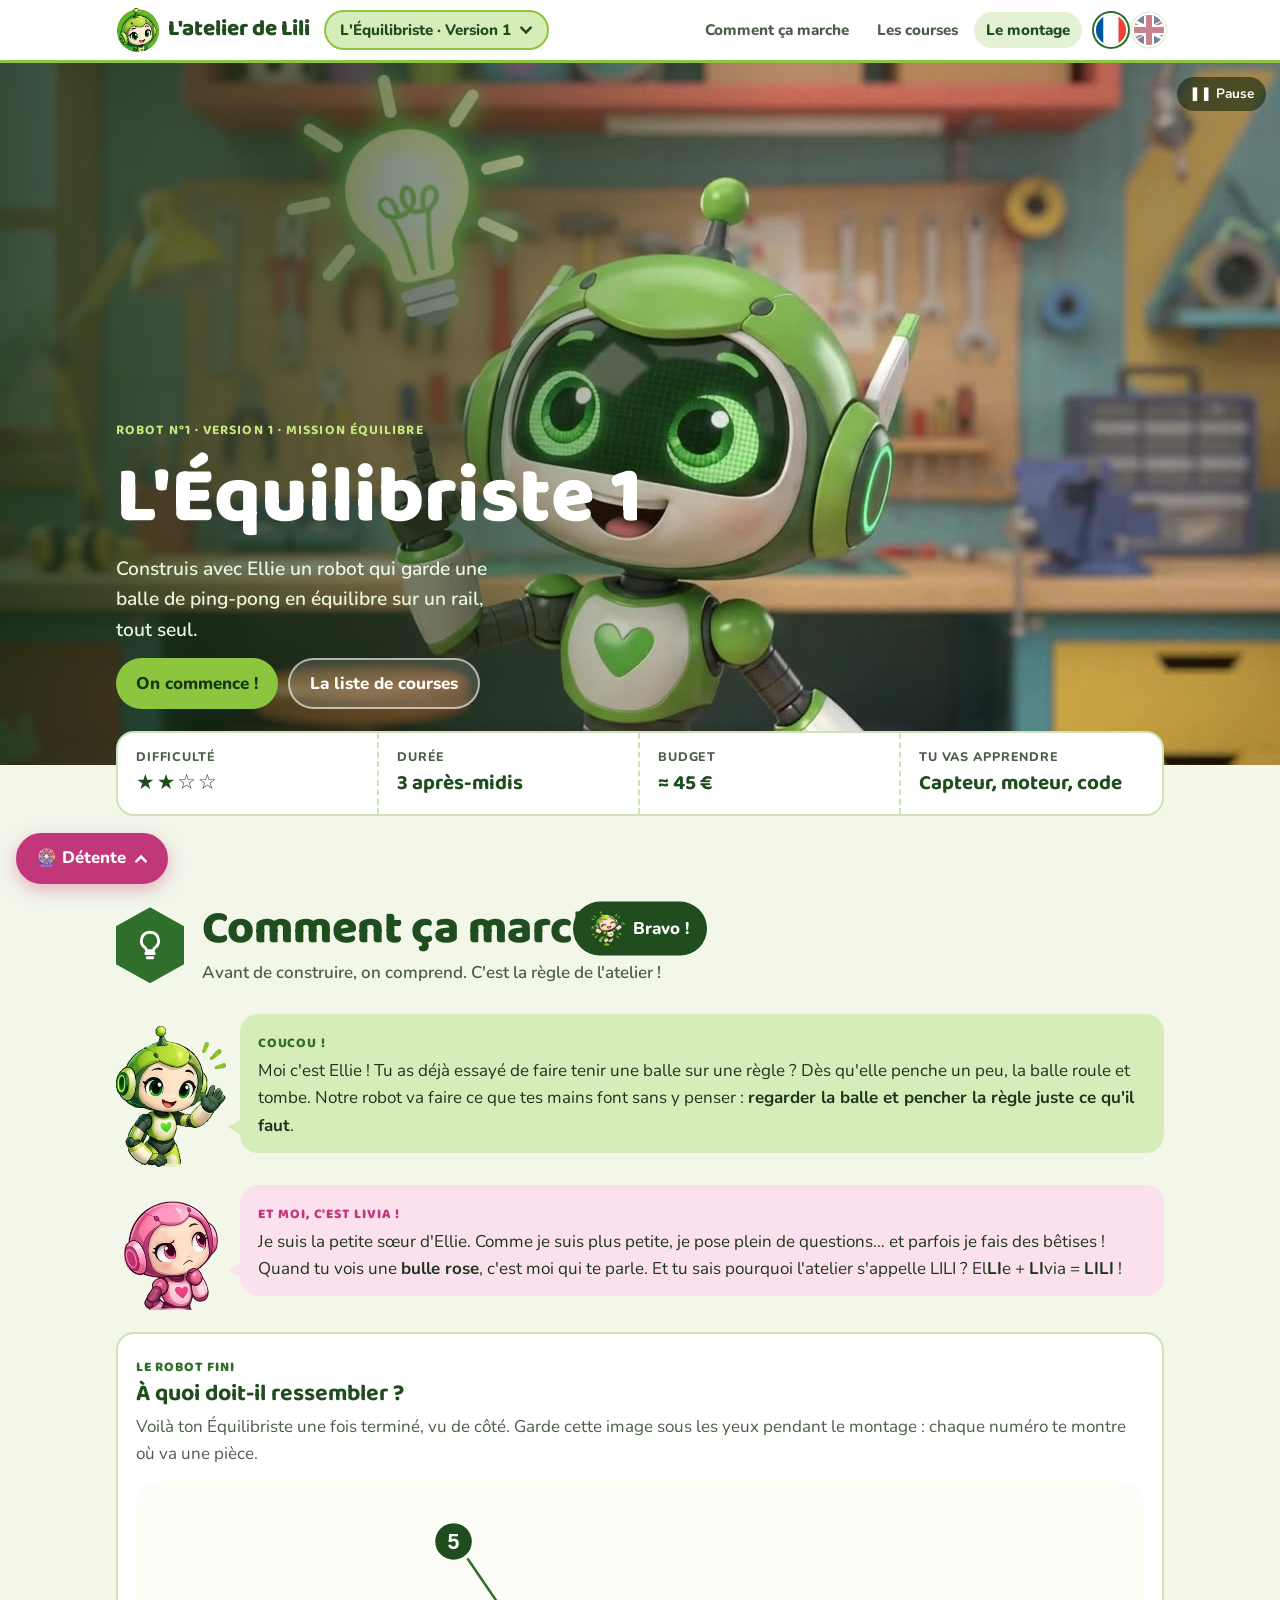
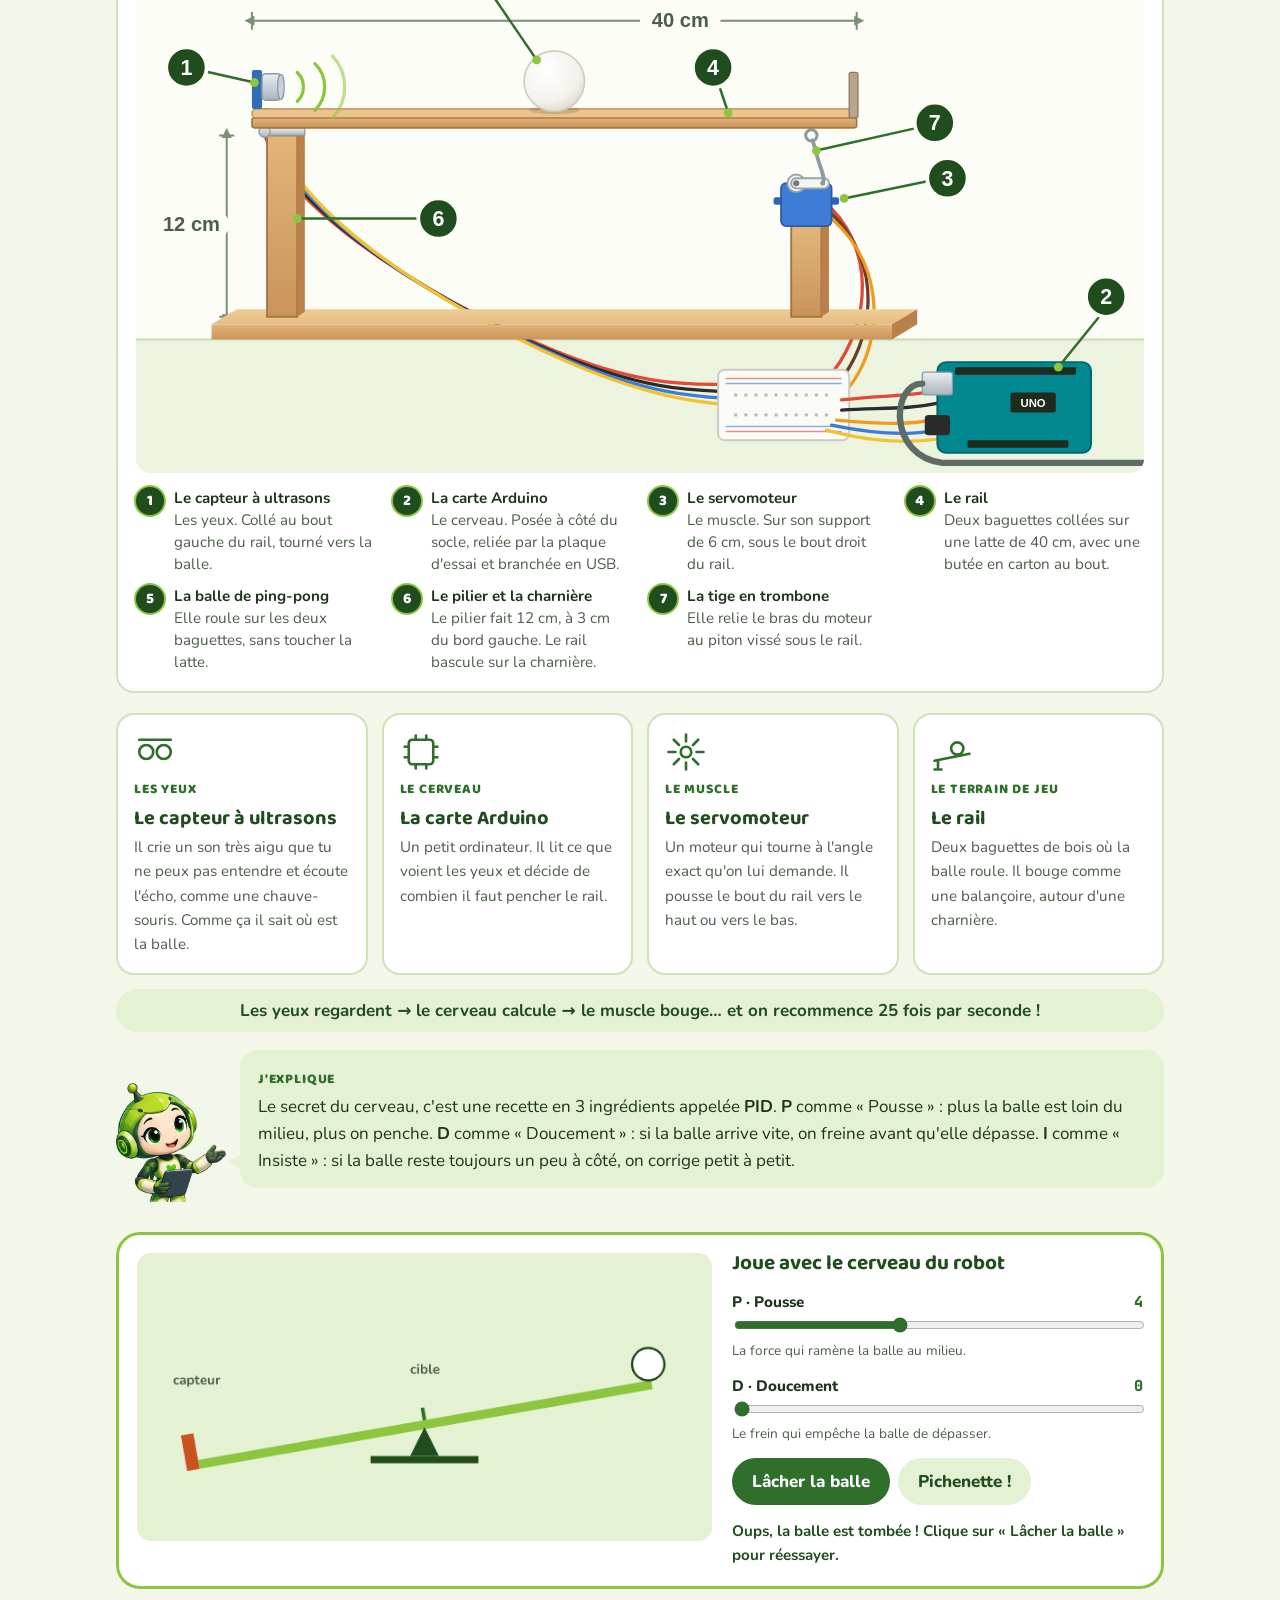
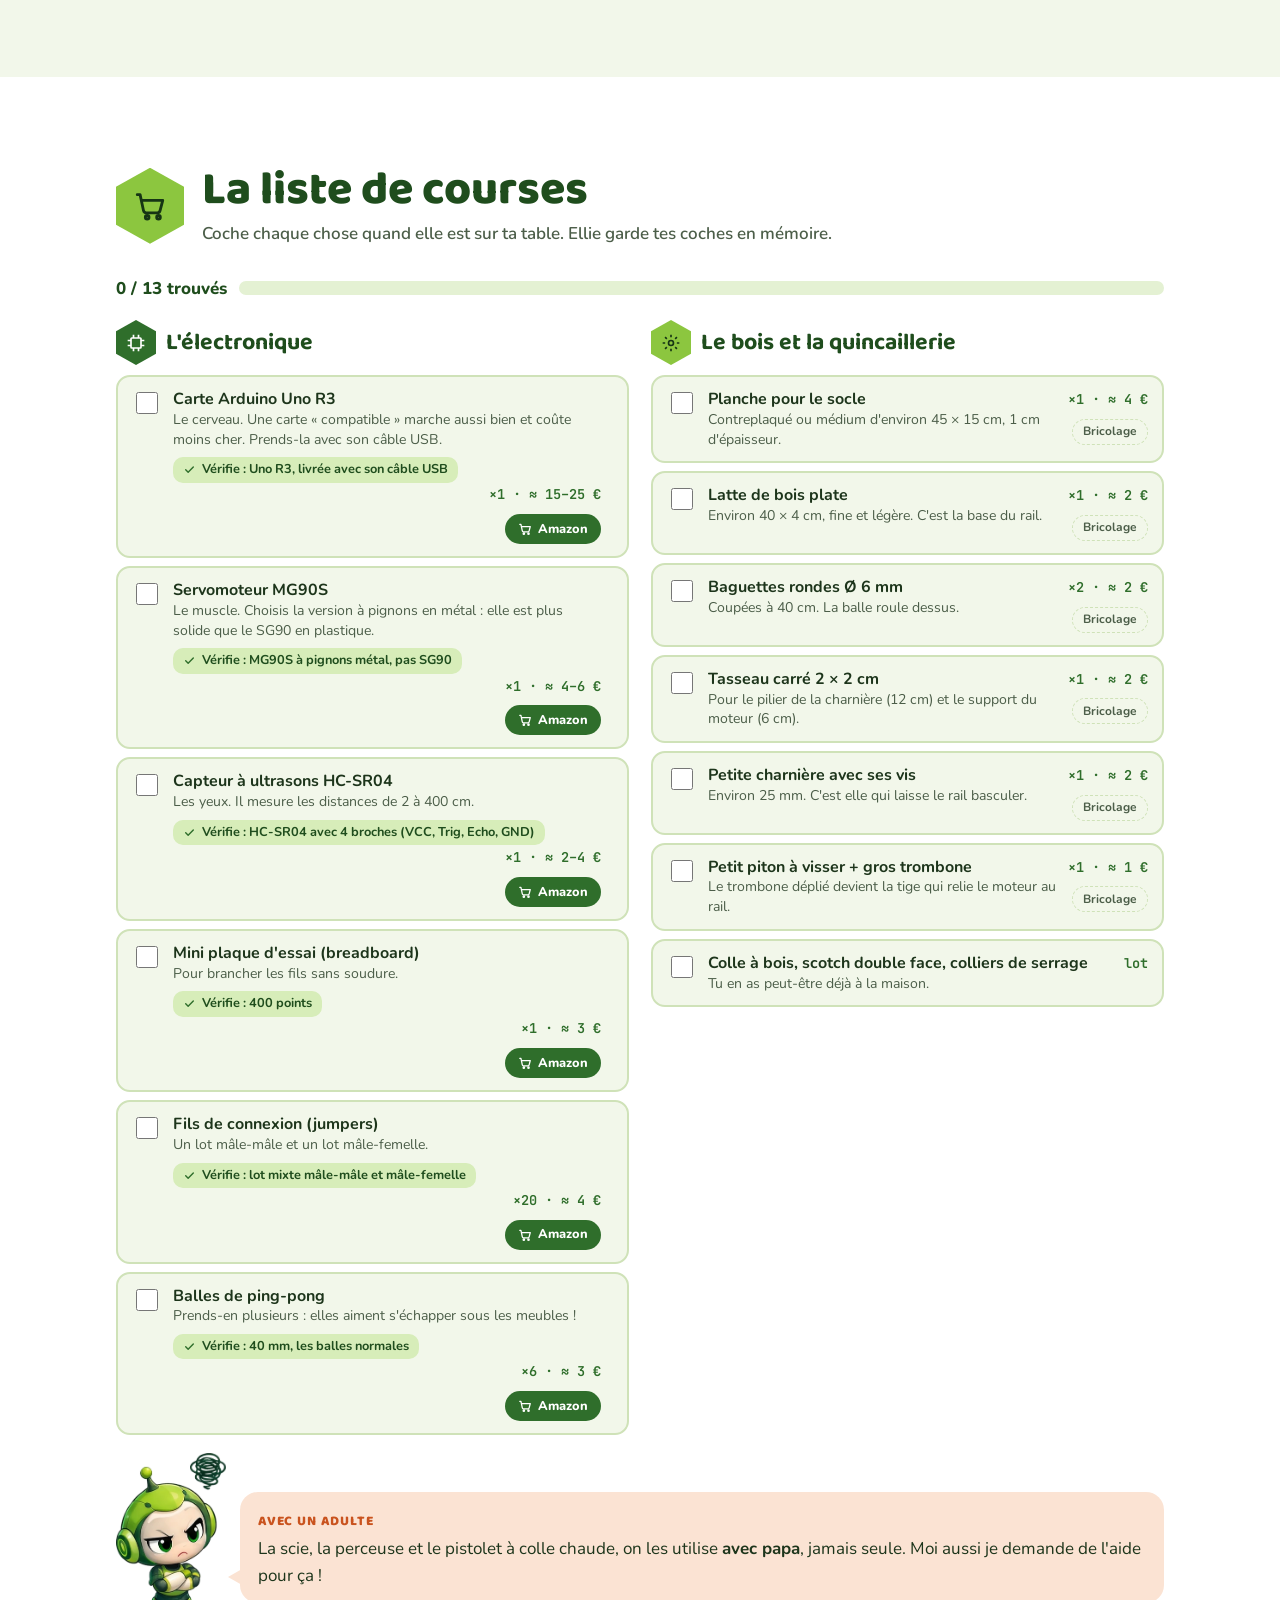
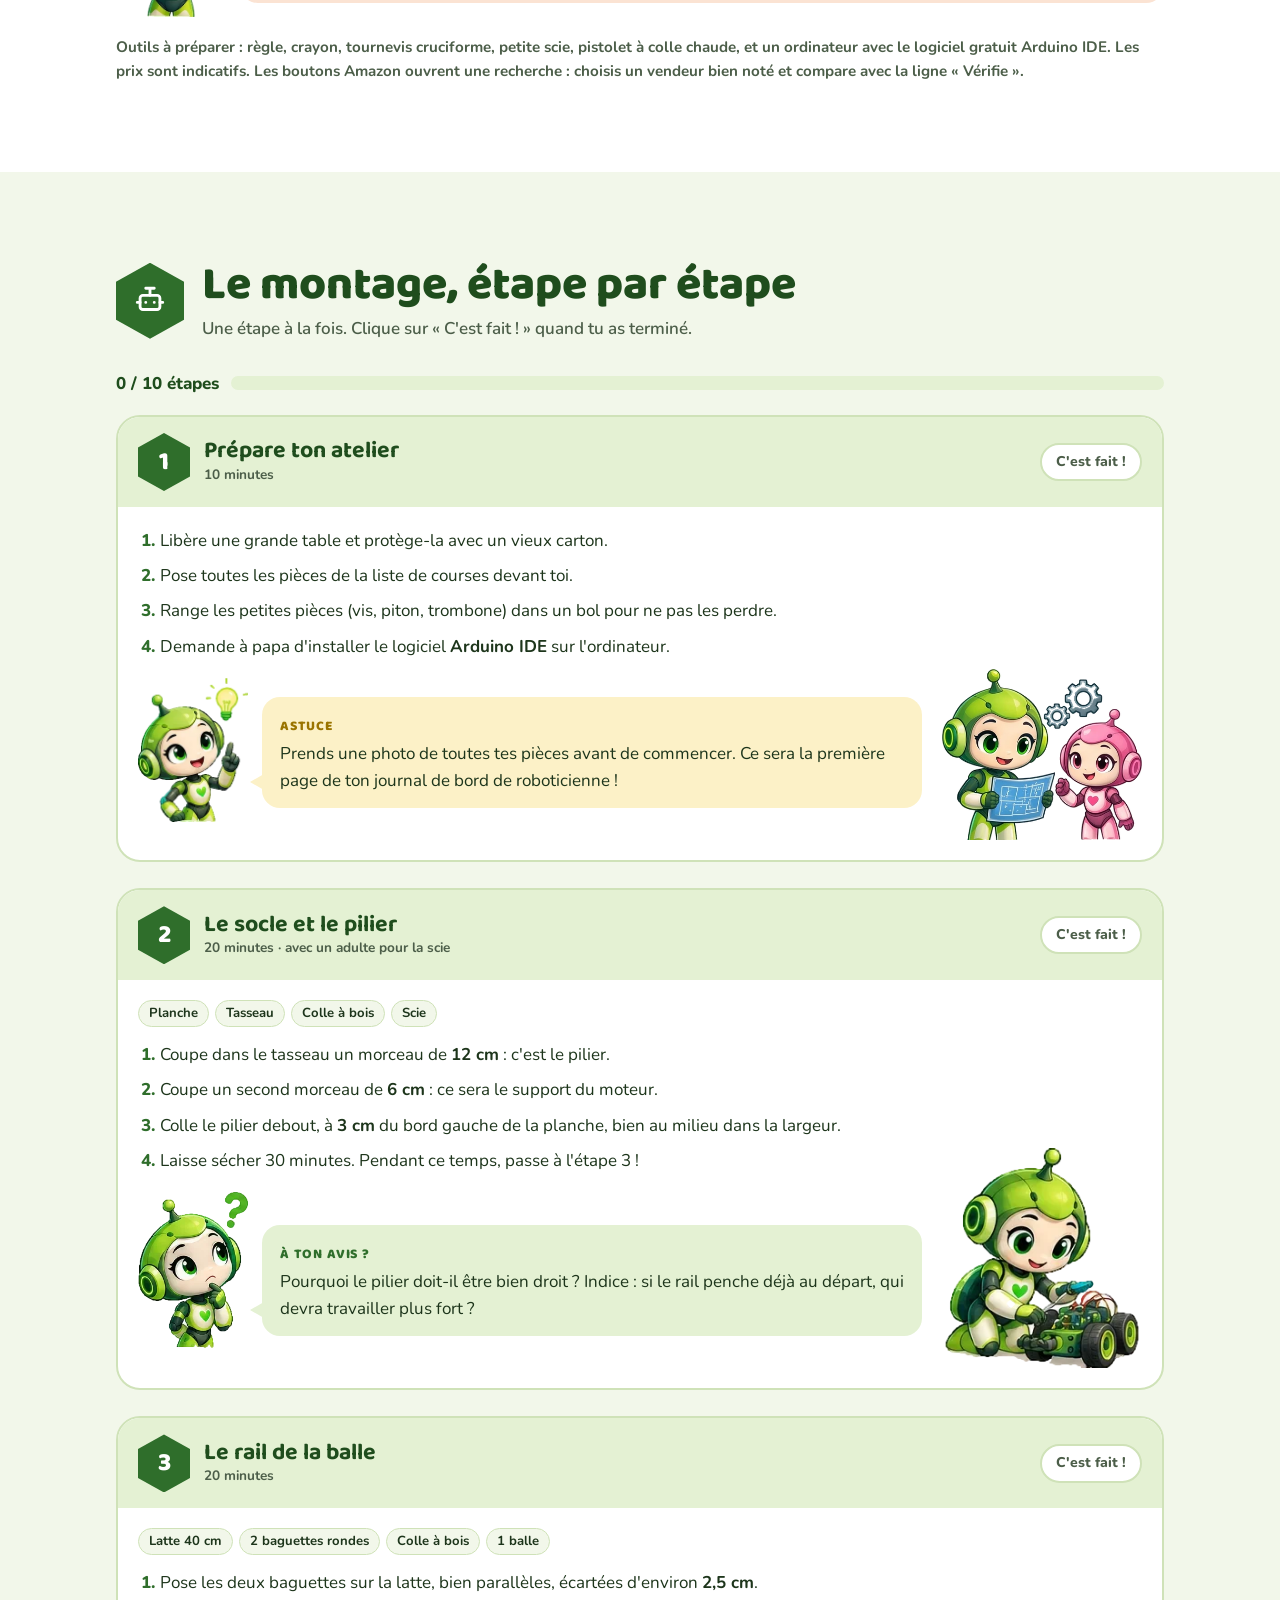
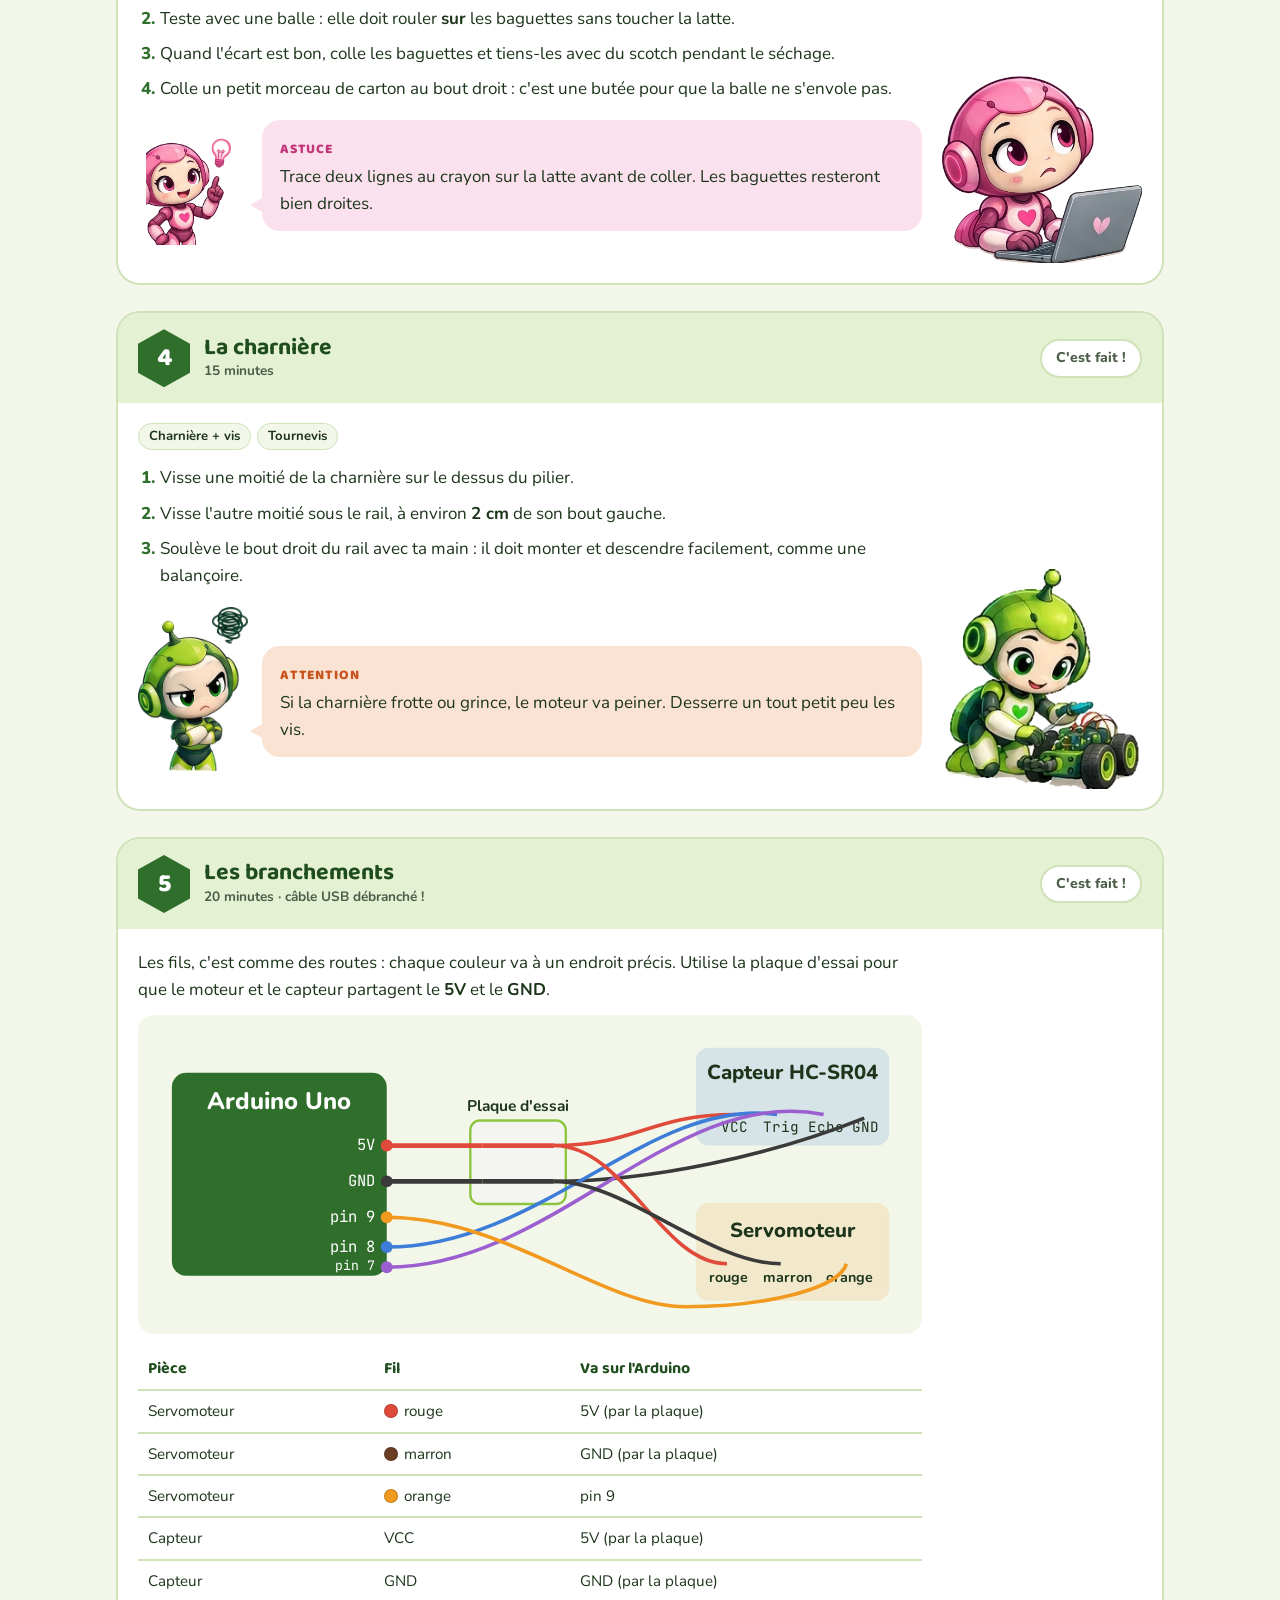
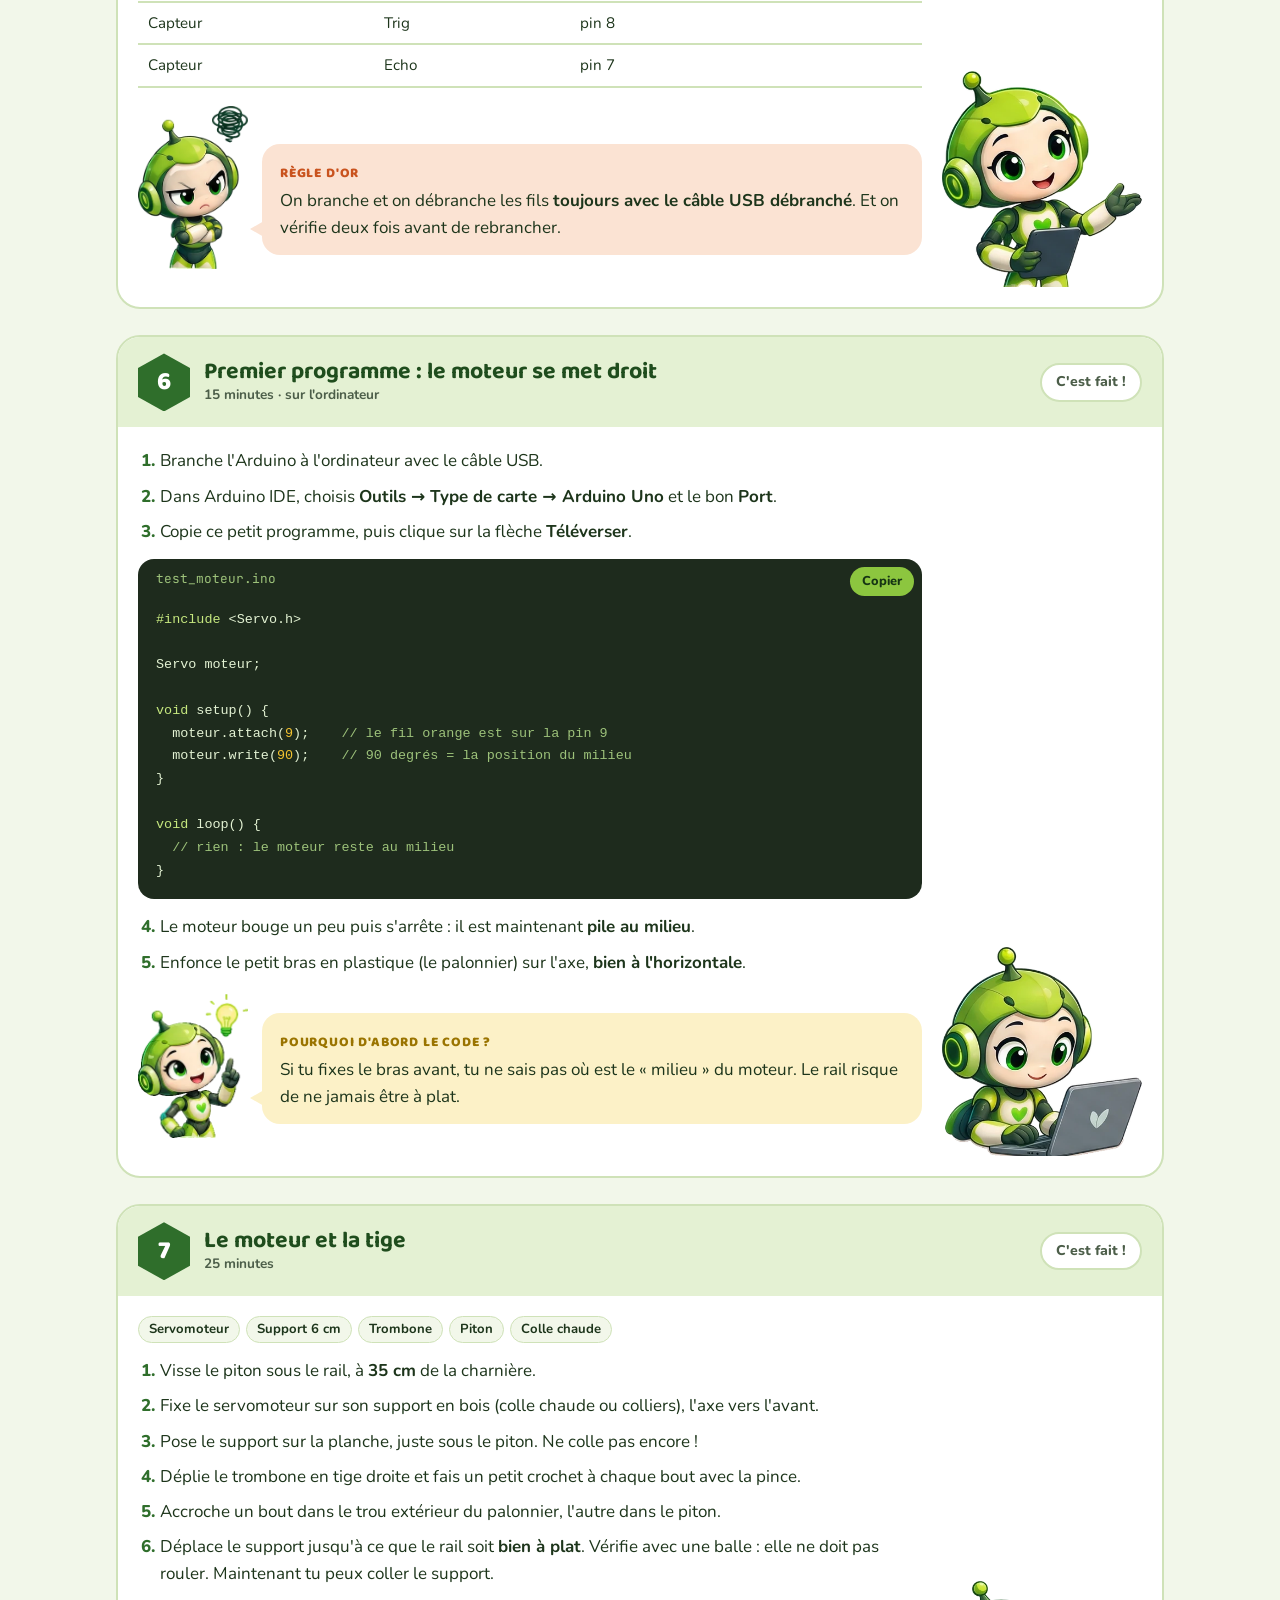
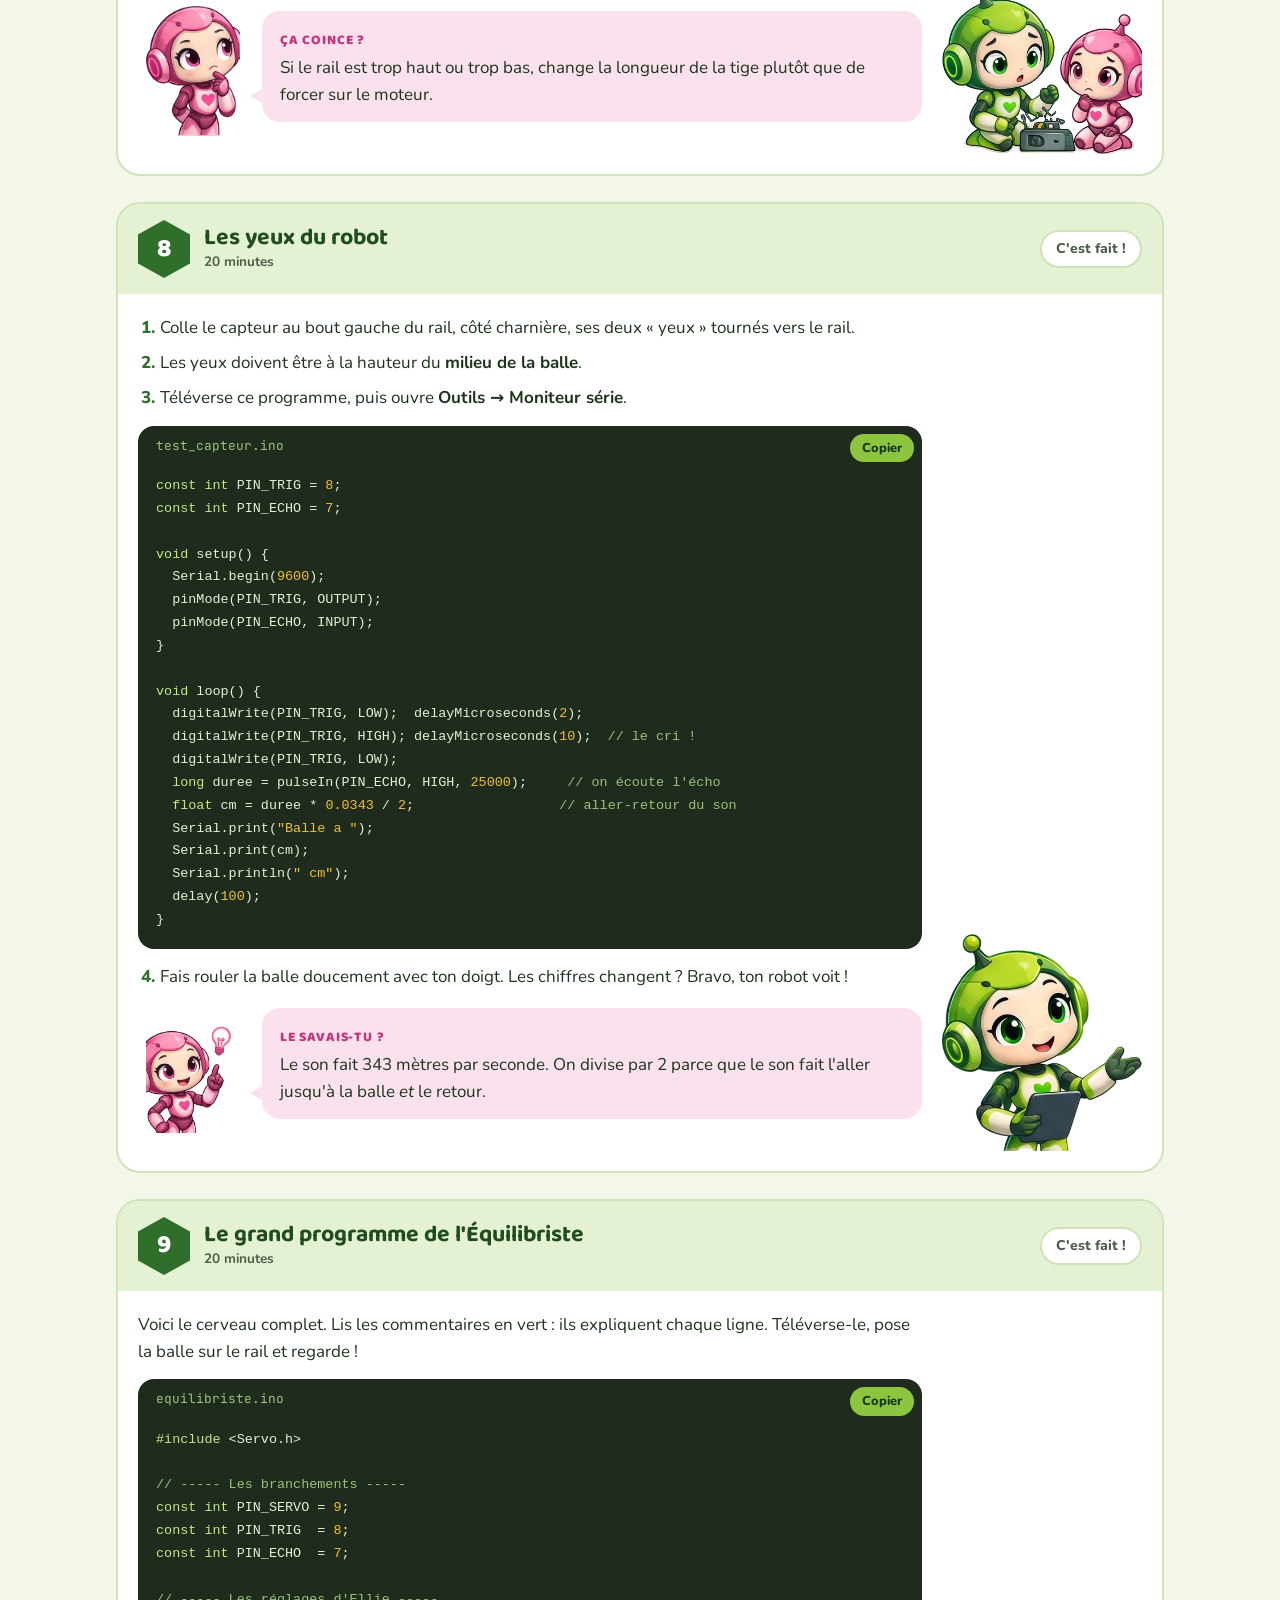
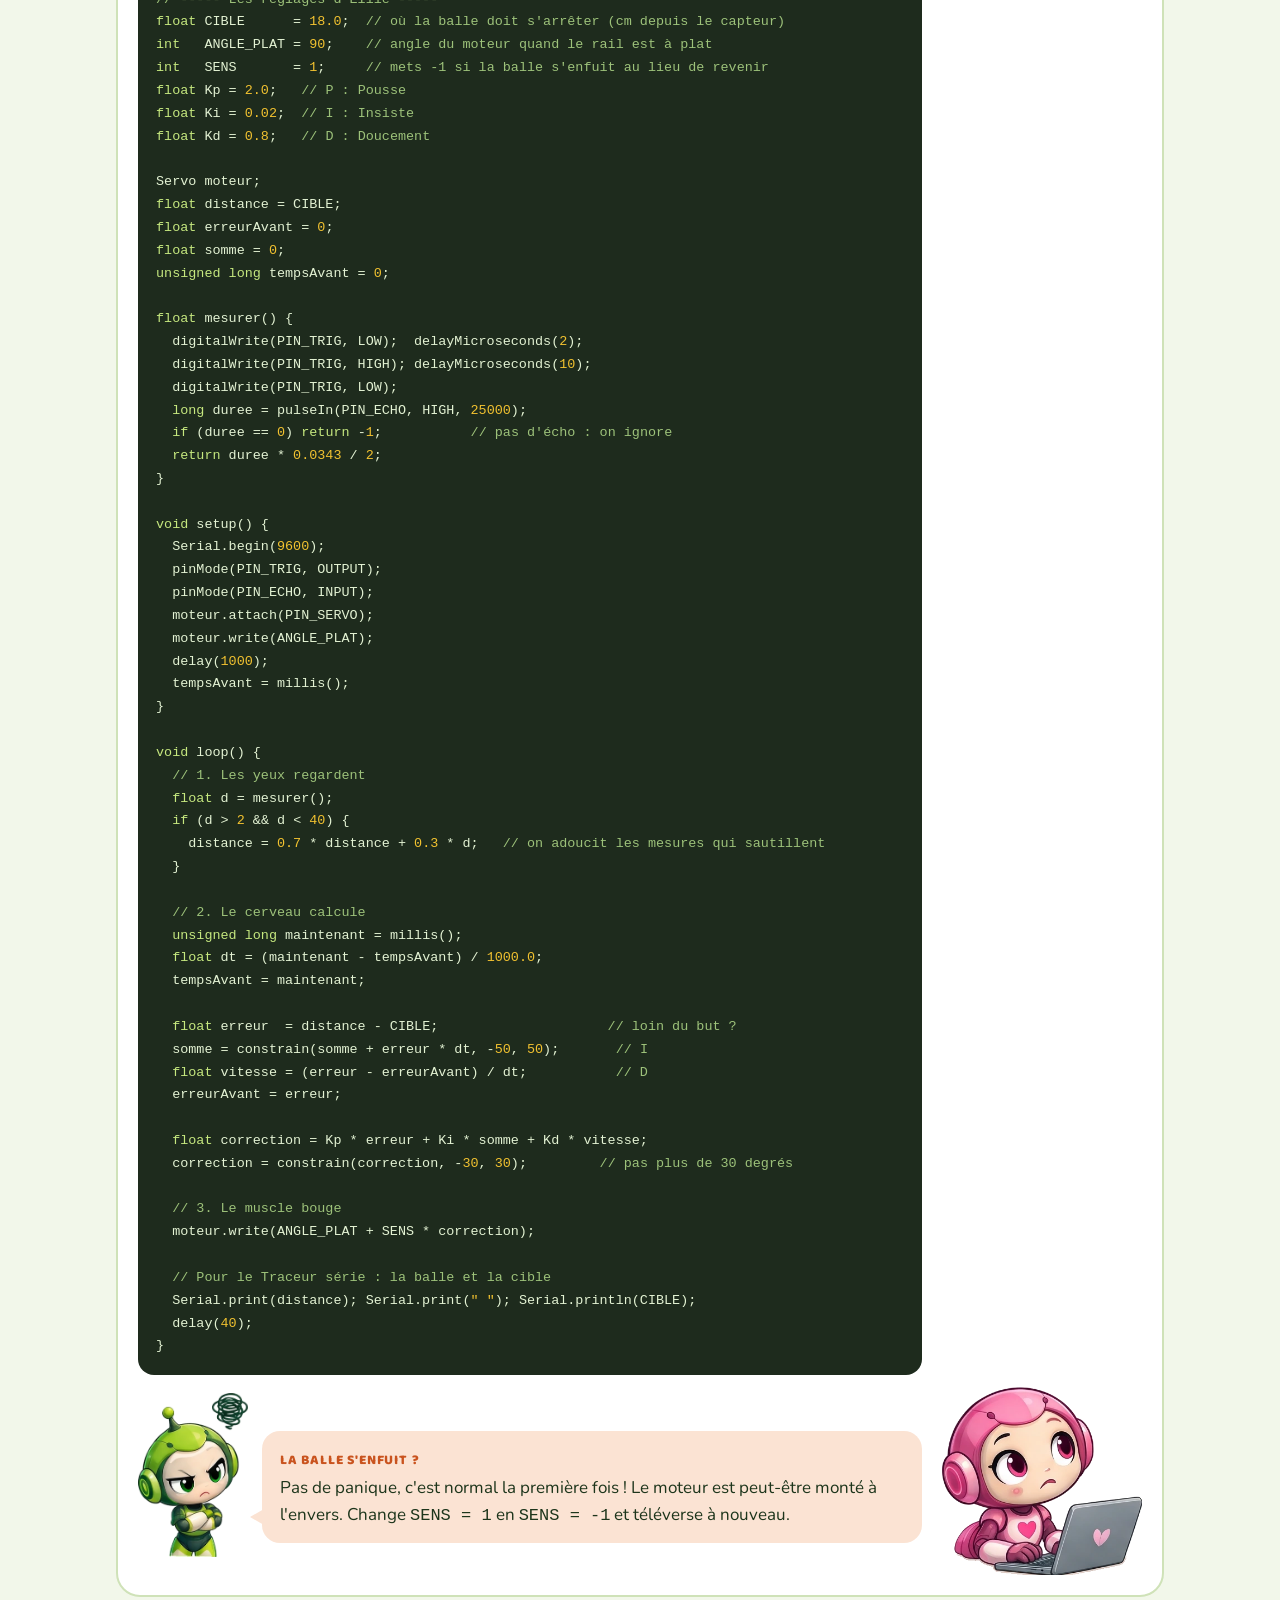
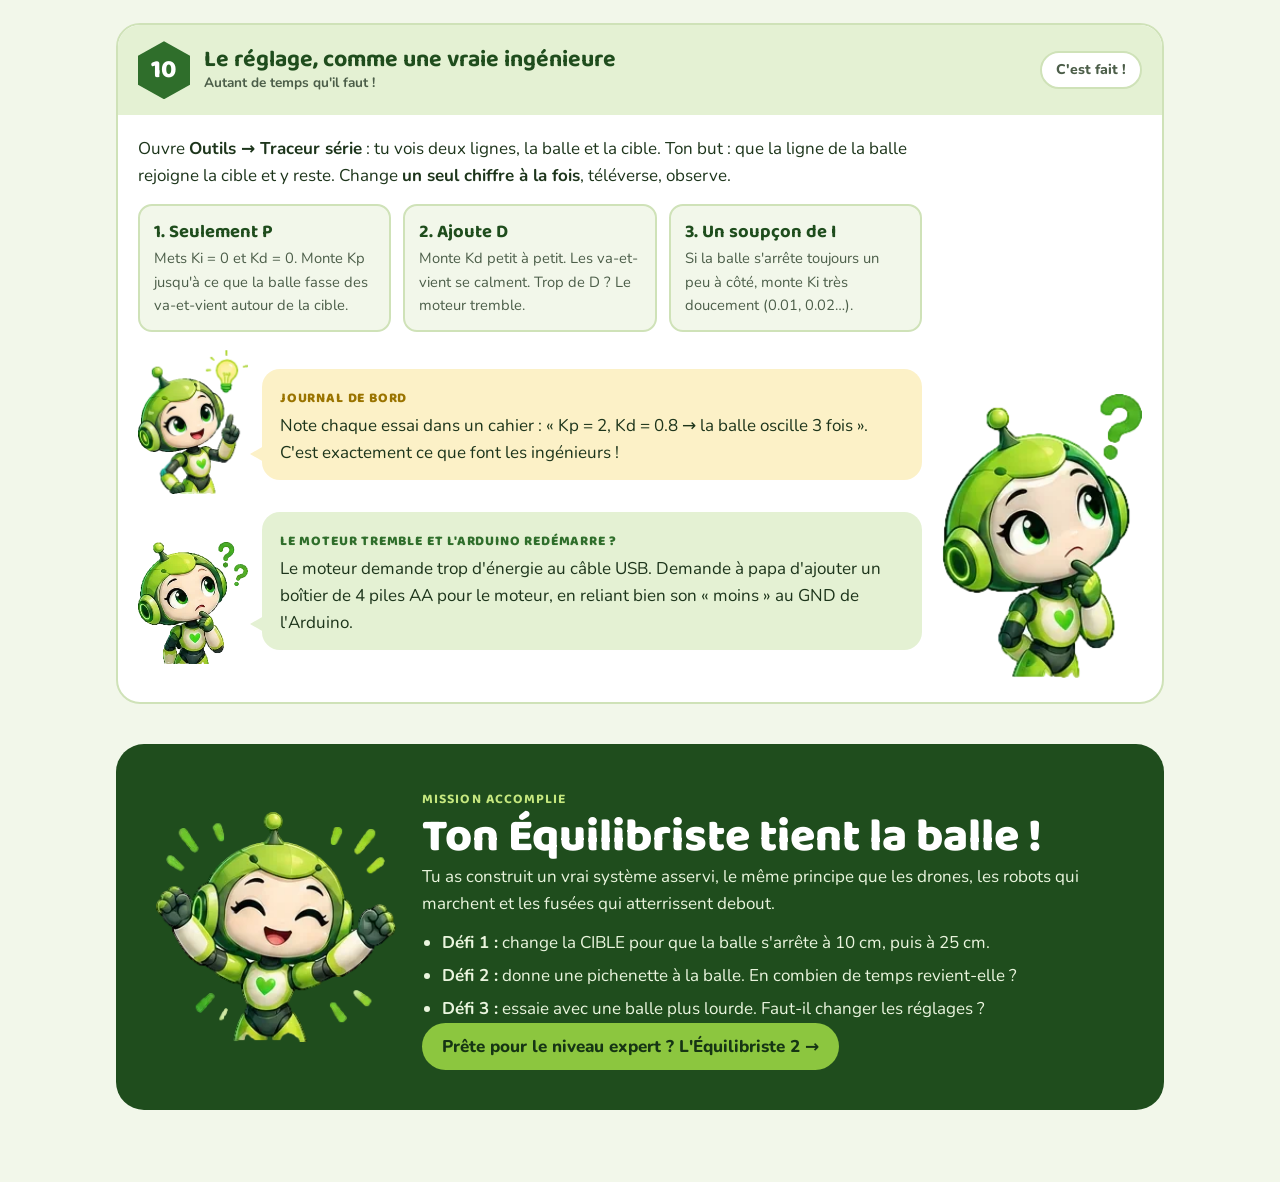
<file: index.html>
<!doctype html>
<html lang="fr">
<head>
<meta charset="utf-8">
<meta name="viewport" content="width=device-width, initial-scale=1, viewport-fit=cover">
<meta name="description" content="L'atelier de Lili : des robots à construire en famille, expliqués pas à pas pour les enfants.">
<link rel="icon" href="assets/lili-avatar.webp" type="image/webp">
<style>:root{color-scheme:light;padding-top:env(safe-area-inset-top,0px);padding-bottom:env(safe-area-inset-bottom,0px)}body{margin:0}img{max-width:100%}[hidden]{display:none!important}</style>
<title>L'atelier de Lili</title>
<meta name="claude:viewport-fit-sides" content="cover">
<link rel="preconnect" href="https://fonts.googleapis.com">
<link rel="preconnect" href="https://fonts.gstatic.com" crossorigin>
<link rel="stylesheet" href="https://fonts.googleapis.com/css2?family=Baloo+2:wght@500;700;800&family=Nunito:wght@400;600;700;800&family=JetBrains+Mono:wght@400;600&display=swap">
<link rel="stylesheet" href="assets/atelier.css?v=6">

</head>
<body>
<header class="topbar">
  <div class="wrap">
    <a class="brand" href="#top"><img src="assets/lili-avatar.webp" alt="">L'atelier de Lili</a>
    <div class="picker">
      <button class="picker-btn" id="pickerBtn" aria-expanded="false" aria-controls="pickerMenu">L'Équilibriste · Version 1<svg viewBox="0 0 12 12" fill="none" stroke="currentColor" stroke-width="2.2" stroke-linecap="round"><path d="M2 4l4 4 4-4"/></svg>
      </button>
      <div class="picker-menu" id="pickerMenu" hidden>
        <a class="robot-opt is-current" href="#top">
          <span class="ico"><svg viewBox="0 0 48 48" width="40"><circle cx="24" cy="16" r="7" fill="#F4F4F0" stroke="#2F6E2B" stroke-width="2"/><rect x="4" y="25" width="40" height="5" rx="2.5" fill="#8CC63F" transform="rotate(-8 24 27)"/><path d="M24 30v12M16 42h16" stroke="#2F6E2B" stroke-width="3" stroke-linecap="round"/></svg></span>
          <span><b>L'Équilibriste · Version 1</b><small>Une balle de ping-pong en équilibre sur un rail</small></span>
        </a>
        <a class="robot-opt" href="plateau.html">
          <span class="ico"><svg viewBox="0 0 48 48" width="40"><circle cx="24" cy="10" r="5" fill="#F4F4F0" stroke="#2F6E2B" stroke-width="2"/><ellipse cx="24" cy="19" rx="19" ry="4.5" fill="#8CC63F" stroke="#2F6E2B" stroke-width="2" transform="rotate(-6 24 19)"/><path d="M11 23l-3 17M24 24v16M37 21l3 19M5 41h38" stroke="#2F6E2B" stroke-width="3" stroke-linecap="round"/></svg></span>
          <span><b>L'Équilibriste · Version 2</b><small>Une bille sur un plateau, 3 moteurs · niveau expert</small></span>
        </a>
        <a class="robot-opt" href="enseigne.html">
          <span class="ico"><svg viewBox="0 0 48 48" width="40"><rect x="4" y="12" width="40" height="24" rx="5" fill="#1F4D1D"/><text x="24" y="30" text-anchor="middle" font-family="Baloo 2, sans-serif" font-weight="800" font-size="15" fill="#C6E87F">ABC</text></svg></span>
          <span><b>L'Enseigne lumineuse · Version 1</b><small>Ton prénom en lettres imprimées en 3D qui s'allument</small></span>
        </a>
        <a class="robot-opt" href="panneau.html">
          <span class="ico"><svg viewBox="0 0 48 48" width="40"><rect x="4" y="12" width="40" height="24" rx="5" fill="#1F4D1D"/><text x="24" y="30" text-anchor="middle" font-family="Baloo 2, sans-serif" font-weight="800" font-size="15" fill="#C6E87F">ABC</text></svg></span>
          <span><b>L'Enseigne lumineuse · Version 2</b><small>Tes messages qui défilent · très facile</small></span>
        </a>
        <a class="robot-opt" href="rouleur.html">
          <span class="ico"><svg viewBox="0 0 48 48" width="40"><rect x="8" y="16" width="32" height="16" rx="5" fill="#8CC63F" stroke="#1F4D1D" stroke-width="2"/><rect x="18" y="9" width="12" height="7" rx="2" fill="#3D7DD8"/><circle cx="14" cy="34" r="6" fill="#1F4D1D"/><circle cx="34" cy="34" r="6" fill="#1F4D1D"/></svg></span>
          <span><b>Le Rouleur</b><small>Il roule et contourne les obstacles tout seul</small></span>
        </a>
        <span class="robot-opt locked" aria-disabled="true">
          <span class="ico"><svg viewBox="0 0 48 48" width="34"><rect x="10" y="20" width="28" height="22" rx="5" fill="none" stroke="currentColor" stroke-width="3"/><path d="M16 20v-6a8 8 0 0116 0v6" fill="none" stroke="currentColor" stroke-width="3"/></svg></span>
          <span><b>Mystère</b><small>Se débloque quand tu as fini le Rouleur</small></span>
        </span>
      </div>
    </div>
    <nav class="navlinks" aria-label="Chapitres">
      <a href="#comprendre">Comment ça marche</a>
      <a href="#courses">Les courses</a>
      <a href="#montage">Le montage</a>
    </nav>
    <nav class="lang" aria-label="Langue"><a href="index.html" lang="fr" hreflang="fr" title="Français" aria-label="Français" aria-current="true"><svg viewBox="0 0 3 2" preserveAspectRatio="xMidYMid slice" aria-hidden="true"><rect width="1" height="2" fill="#0055A4"/><rect x="1" width="1" height="2" fill="#FFFFFF"/><rect x="2" width="1" height="2" fill="#EF4135"/></svg></a><a href="en/index.html" lang="en" hreflang="en" title="English" aria-label="English"><svg viewBox="0 0 60 30" preserveAspectRatio="xMidYMid slice" aria-hidden="true"><clipPath id="ukT"><path d="M30,15h30v15zv15h-30zh-30v-15zv-15h30z"/></clipPath><rect width="60" height="30" fill="#012169"/><path d="M0,0L60,30M60,0L0,30" stroke="#FFFFFF" stroke-width="6"/><path d="M0,0L60,30M60,0L0,30" clip-path="url(#ukT)" stroke="#C8102E" stroke-width="4"/><path d="M30,0v30M0,15h60" stroke="#FFFFFF" stroke-width="10"/><path d="M30,0v30M0,15h60" stroke="#C8102E" stroke-width="6"/></svg></a></nav>
  </div>
</header>

<main id="top">
  <div class="hero">
    <video id="heroVideo" src="assets/banner.mp4?v=4" poster="assets/banner-poster.jpg" autoplay muted loop playsinline aria-label="Ellie construit un robot dans son atelier"></video>
    <button class="vid-toggle" id="vidToggle" type="button">❚❚ Pause</button>
    <div class="hero-text">
      <div class="wrap">
        <span class="eyebrow">Robot n°1 · Version 1 · Mission équilibre</span>
        <h1>L'Équilibriste 1</h1>
        <p class="lead">Construis avec Ellie un robot qui garde une balle de ping-pong en équilibre sur un rail, tout seul.</p>
        <div class="hero-cta">
          <a class="btn btn-lime" href="#comprendre">On commence !</a>
          <a class="btn btn-ghost" href="#courses">La liste de courses</a>
        </div>
      </div>
    </div>
  </div>

  <div class="wrap">
    <div class="facts">
      <div><span>Difficulté</span><b class="stars">★★☆☆</b></div>
      <div><span>Durée</span><b>3 après-midis</b></div>
      <div><span>Budget</span><b>≈ 45 €</b></div>
      <div><span>Tu vas apprendre</span><b>Capteur, moteur, code</b></div>
    </div>
  </div>

  <!-- ===================== COMPRENDRE ===================== -->
  <section class="chap" id="comprendre">
    <div class="wrap">
      <div class="chap-head">
        <div class="hex"><svg viewBox="0 0 24 24" fill="none" stroke="currentColor" stroke-width="2" stroke-linecap="round" stroke-linejoin="round"><path d="M9 18h6M10 21h4M12 3a6 6 0 00-3.5 10.9c.6.5 1 1.2 1 2.1h5c0-.9.4-1.6 1-2.1A6 6 0 0012 3z"/></svg></div>
        <div><h2>Comment ça marche ?</h2><p>Avant de construire, on comprend. C'est la règle de l'atelier !</p></div>
      </div>

      <div class="lili">
        <img src="assets/lili-coucou.webp" alt="Ellie fait coucou">
        <div class="bubble"><span class="tag">Coucou !</span><p>Moi c'est Ellie ! Tu as déjà essayé de faire tenir une balle sur une règle ? Dès qu'elle penche un peu, la balle roule et tombe. Notre robot va faire ce que tes mains font sans y penser : <strong>regarder la balle et pencher la règle juste ce qu'il faut</strong>.</p></div>
      </div>
      <div class="lili livia"><img src="assets/livia-petite.webp" alt="Livia, la petite sœur d'Ellie"><div class="bubble"><span class="tag">Et moi, c'est Livia !</span><p>Je suis la petite sœur d'Ellie. Comme je suis plus petite, je pose plein de questions… et parfois je fais des bêtises ! Quand tu vois une <strong>bulle rose</strong>, c'est moi qui te parle. Et tu sais pourquoi l'atelier s'appelle LILI ? El<strong>LI</strong>e + <strong>LI</strong>via = <strong>LILI</strong> !</p></div></div>

      <!-- À quoi doit-il ressembler ? -->
      <figure class="look" id="apercu">
        <div class="look-head"><span class="role">Le robot fini</span><h3>À quoi doit-il ressembler ?</h3><p>Voilà ton Équilibriste une fois terminé, vu de côté. Garde cette image sous les yeux pendant le montage : chaque numéro te montre où va une pièce.</p></div>
        <a class="look-pic" href="assets/look-equilibriste.svg" target="_blank" rel="noopener" title="Ouvrir l'image en grand"><img src="assets/look-equilibriste.svg" alt="L'Équilibriste terminé, vu de côté : socle, pilier, rail avec la balle, capteur, servomoteur, plaque d'essai et Arduino" width="800" height="470" loading="lazy"></a>
        <p class="look-zoom">Touche l'image pour l'agrandir.</p>
        <ol class="look-key">
          <li><span><b>Le capteur à ultrasons</b>Les yeux. Collé au bout gauche du rail, tourné vers la balle.</span></li>
          <li><span><b>La carte Arduino</b>Le cerveau. Posée à côté du socle, reliée par la plaque d'essai et branchée en USB.</span></li>
          <li><span><b>Le servomoteur</b>Le muscle. Sur son support de 6 cm, sous le bout droit du rail.</span></li>
          <li><span><b>Le rail</b>Deux baguettes collées sur une latte de 40 cm, avec une butée en carton au bout.</span></li>
          <li><span><b>La balle de ping-pong</b>Elle roule sur les deux baguettes, sans toucher la latte.</span></li>
          <li><span><b>Le pilier et la charnière</b>Le pilier fait 12 cm, à 3 cm du bord gauche. Le rail bascule sur la charnière.</span></li>
          <li><span><b>La tige en trombone</b>Elle relie le bras du moteur au piton vissé sous le rail.</span></li>
        </ol>
      </figure>

      <div class="how">
        <div class="how-card">
          <svg viewBox="0 0 48 48" fill="none" stroke="currentColor" stroke-width="3" stroke-linecap="round"><circle cx="14" cy="24" r="8"/><circle cx="34" cy="24" r="8"/><path d="M6 10h36"/></svg>
          <span class="role">Les yeux</span><h3>Le capteur à ultrasons</h3>
          <p>Il crie un son très aigu que tu ne peux pas entendre et écoute l'écho, comme une chauve-souris. Comme ça il sait où est la balle.</p>
        </div>
        <div class="how-card">
          <svg viewBox="0 0 48 48" fill="none" stroke="currentColor" stroke-width="3" stroke-linejoin="round"><rect x="10" y="10" width="28" height="28" rx="4"/><path d="M18 4v6M30 4v6M18 38v6M30 38v6M4 18h6M4 30h6M38 18h6M38 30h6"/></svg>
          <span class="role">Le cerveau</span><h3>La carte Arduino</h3>
          <p>Un petit ordinateur. Il lit ce que voient les yeux et décide de combien il faut pencher le rail.</p>
        </div>
        <div class="how-card">
          <svg viewBox="0 0 48 48" fill="none" stroke="currentColor" stroke-width="3" stroke-linecap="round"><circle cx="24" cy="24" r="6"/><path d="M24 4v8M24 36v8M4 24h8M36 24h8M10 10l6 6M32 32l6 6M38 10l-6 6M16 32l-6 6"/></svg>
          <span class="role">Le muscle</span><h3>Le servomoteur</h3>
          <p>Un moteur qui tourne à l'angle exact qu'on lui demande. Il pousse le bout du rail vers le haut ou vers le bas.</p>
        </div>
        <div class="how-card">
          <svg viewBox="0 0 48 48" fill="none" stroke="currentColor" stroke-width="3" stroke-linecap="round"><path d="M4 34l40-8"/><circle cx="30" cy="20" r="7"/><path d="M8 34v10M4 44h8"/></svg>
          <span class="role">Le terrain de jeu</span><h3>Le rail</h3>
          <p>Deux baguettes de bois où la balle roule. Il bouge comme une balançoire, autour d'une charnière.</p>
        </div>
      </div>
      <p class="loop-line">Les yeux regardent → le cerveau calcule → le muscle bouge… et on recommence 25 fois par seconde !</p>

      <div class="lili ask">
        <img src="assets/lili-explique.webp" alt="Ellie explique avec une tablette">
        <div class="bubble"><span class="tag">J'explique</span><p>Le secret du cerveau, c'est une recette en 3 ingrédients appelée <strong>PID</strong>. <strong>P</strong> comme « Pousse » : plus la balle est loin du milieu, plus on penche. <strong>D</strong> comme « Doucement » : si la balle arrive vite, on freine avant qu'elle dépasse. <strong>I</strong> comme « Insiste » : si la balle reste toujours un peu à côté, on corrige petit à petit.</p></div>
      </div>

      <!-- Simulateur -->
      <div class="sim">
        <canvas id="simCanvas" width="640" height="320" aria-label="Simulation du rail et de la balle"></canvas>
        <div class="sim-ctrl">
          <h3>Joue avec le cerveau du robot</h3>
          <div class="slider">
            <label for="kp">P · Pousse <output id="kpOut">4</output></label>
            <input type="range" id="kp" min="0" max="10" step="0.5" value="4">
            <small>La force qui ramène la balle au milieu.</small>
          </div>
          <div class="slider">
            <label for="kd">D · Doucement <output id="kdOut">0</output></label>
            <input type="range" id="kd" min="0" max="5" step="0.25" value="0">
            <small>Le frein qui empêche la balle de dépasser.</small>
          </div>
          <div class="row">
            <button class="btn btn-green" id="simDrop" type="button">Lâcher la balle</button>
            <button class="btn btn-soft" id="simPush" type="button">Pichenette !</button>
          </div>
          <p class="sim-msg" id="simMsg">Essaie avec D à zéro : la balle fait des va-et-vient. Monte D petit à petit…</p>
        </div>
      </div>
    </div>
  </section>

  <!-- ===================== COURSES ===================== -->
  <section class="chap chap-alt" id="courses">
    <div class="wrap">
      <div class="chap-head">
        <div class="hex lime"><svg viewBox="0 0 24 24" fill="none" stroke="currentColor" stroke-width="2" stroke-linecap="round" stroke-linejoin="round"><path d="M3 4h2l2.4 11.2a2 2 0 002 1.6h7.7a2 2 0 002-1.5L21 8H6"/><circle cx="10" cy="20" r="1.3"/><circle cx="18" cy="20" r="1.3"/></svg></div>
        <div><h2>La liste de courses</h2><p>Coche chaque chose quand elle est sur ta table. Ellie garde tes coches en mémoire.</p></div>
      </div>

      <div class="progress"><span id="shopCount">0 / 0 trouvés</span><div class="bar"><i id="shopBar"></i></div></div>

      <div class="shop">
        <div class="shop-group">
          <h3><span class="hex"><svg viewBox="0 0 24 24" fill="none" stroke="currentColor" stroke-width="2"><rect x="6" y="6" width="12" height="12" rx="1"/><path d="M9 2v4M15 2v4M9 18v4M15 18v4M2 9h4M2 15h4M18 9h4M18 15h4"/></svg></span>L'électronique</h3>
          <ul class="items">
            <li><label class="item"><input type="checkbox" data-k="uno"><span><b>Carte Arduino Uno R3</b><small>Le cerveau. Une carte « compatible » marche aussi bien et coûte moins cher. Prends-la avec son câble USB.</small><span class="spec"><svg viewBox="0 0 24 24" width="13" height="13" fill="none" stroke="currentColor" stroke-width="2.6" stroke-linecap="round" stroke-linejoin="round" aria-hidden="true"><path d="M5 12.5l4.5 4.5L19 7.5"/></svg><span><b>Vérifie :</b> Uno R3, livrée avec son câble USB</span></span><span class="qty"><span>×1 · ≈ 15–25 €</span><a class="buy" href="https://www.amazon.fr/s?k=arduino+uno+r3+câble+usb" target="_blank" rel="noopener"><svg viewBox="0 0 24 24" width="14" height="14" fill="none" stroke="currentColor" stroke-width="2.2" stroke-linecap="round" stroke-linejoin="round" aria-hidden="true"><path d="M3 4h2l2.4 11.2a2 2 0 002 1.6h7.7a2 2 0 002-1.5L21 8H6"/><circle cx="10" cy="20" r="1.2"/><circle cx="18" cy="20" r="1.2"/></svg>Amazon</a></span></label></li>
            <li><label class="item"><input type="checkbox" data-k="servo"><span><b>Servomoteur MG90S</b><small>Le muscle. Choisis la version à pignons en métal : elle est plus solide que le SG90 en plastique.</small><span class="spec"><svg viewBox="0 0 24 24" width="13" height="13" fill="none" stroke="currentColor" stroke-width="2.6" stroke-linecap="round" stroke-linejoin="round" aria-hidden="true"><path d="M5 12.5l4.5 4.5L19 7.5"/></svg><span><b>Vérifie :</b> MG90S à pignons métal, pas SG90</span></span><span class="qty"><span>×1 · ≈ 4–6 €</span><a class="buy" href="https://www.amazon.fr/s?k=servomoteur+MG90S" target="_blank" rel="noopener"><svg viewBox="0 0 24 24" width="14" height="14" fill="none" stroke="currentColor" stroke-width="2.2" stroke-linecap="round" stroke-linejoin="round" aria-hidden="true"><path d="M3 4h2l2.4 11.2a2 2 0 002 1.6h7.7a2 2 0 002-1.5L21 8H6"/><circle cx="10" cy="20" r="1.2"/><circle cx="18" cy="20" r="1.2"/></svg>Amazon</a></span></label></li>
            <li><label class="item"><input type="checkbox" data-k="hcsr04"><span><b>Capteur à ultrasons HC-SR04</b><small>Les yeux. Il mesure les distances de 2 à 400 cm.</small><span class="spec"><svg viewBox="0 0 24 24" width="13" height="13" fill="none" stroke="currentColor" stroke-width="2.6" stroke-linecap="round" stroke-linejoin="round" aria-hidden="true"><path d="M5 12.5l4.5 4.5L19 7.5"/></svg><span><b>Vérifie :</b> HC-SR04 avec 4 broches (VCC, Trig, Echo, GND)</span></span><span class="qty"><span>×1 · ≈ 2–4 €</span><a class="buy" href="https://www.amazon.fr/s?k=HC-SR04+capteur+ultrason" target="_blank" rel="noopener"><svg viewBox="0 0 24 24" width="14" height="14" fill="none" stroke="currentColor" stroke-width="2.2" stroke-linecap="round" stroke-linejoin="round" aria-hidden="true"><path d="M3 4h2l2.4 11.2a2 2 0 002 1.6h7.7a2 2 0 002-1.5L21 8H6"/><circle cx="10" cy="20" r="1.2"/><circle cx="18" cy="20" r="1.2"/></svg>Amazon</a></span></label></li>
            <li><label class="item"><input type="checkbox" data-k="breadboard"><span><b>Mini plaque d'essai (breadboard)</b><small>Pour brancher les fils sans soudure.</small><span class="spec"><svg viewBox="0 0 24 24" width="13" height="13" fill="none" stroke="currentColor" stroke-width="2.6" stroke-linecap="round" stroke-linejoin="round" aria-hidden="true"><path d="M5 12.5l4.5 4.5L19 7.5"/></svg><span><b>Vérifie :</b> 400 points</span></span><span class="qty"><span>×1 · ≈ 3 €</span><a class="buy" href="https://www.amazon.fr/s?k=mini+breadboard+400+points" target="_blank" rel="noopener"><svg viewBox="0 0 24 24" width="14" height="14" fill="none" stroke="currentColor" stroke-width="2.2" stroke-linecap="round" stroke-linejoin="round" aria-hidden="true"><path d="M3 4h2l2.4 11.2a2 2 0 002 1.6h7.7a2 2 0 002-1.5L21 8H6"/><circle cx="10" cy="20" r="1.2"/><circle cx="18" cy="20" r="1.2"/></svg>Amazon</a></span></label></li>
            <li><label class="item"><input type="checkbox" data-k="jumpers"><span><b>Fils de connexion (jumpers)</b><small>Un lot mâle-mâle et un lot mâle-femelle.</small><span class="spec"><svg viewBox="0 0 24 24" width="13" height="13" fill="none" stroke="currentColor" stroke-width="2.6" stroke-linecap="round" stroke-linejoin="round" aria-hidden="true"><path d="M5 12.5l4.5 4.5L19 7.5"/></svg><span><b>Vérifie :</b> lot mixte mâle-mâle et mâle-femelle</span></span><span class="qty"><span>×20 · ≈ 4 €</span><a class="buy" href="https://www.amazon.fr/s?k=câbles+dupont+mâle+mâle+femelle" target="_blank" rel="noopener"><svg viewBox="0 0 24 24" width="14" height="14" fill="none" stroke="currentColor" stroke-width="2.2" stroke-linecap="round" stroke-linejoin="round" aria-hidden="true"><path d="M3 4h2l2.4 11.2a2 2 0 002 1.6h7.7a2 2 0 002-1.5L21 8H6"/><circle cx="10" cy="20" r="1.2"/><circle cx="18" cy="20" r="1.2"/></svg>Amazon</a></span></label></li>
            <li><label class="item"><input type="checkbox" data-k="balls"><span><b>Balles de ping-pong</b><small>Prends-en plusieurs : elles aiment s'échapper sous les meubles !</small><span class="spec"><svg viewBox="0 0 24 24" width="13" height="13" fill="none" stroke="currentColor" stroke-width="2.6" stroke-linecap="round" stroke-linejoin="round" aria-hidden="true"><path d="M5 12.5l4.5 4.5L19 7.5"/></svg><span><b>Vérifie :</b> 40 mm, les balles normales</span></span><span class="qty"><span>×6 · ≈ 3 €</span><a class="buy" href="https://www.amazon.fr/s?k=balles+ping+pong+40mm" target="_blank" rel="noopener"><svg viewBox="0 0 24 24" width="14" height="14" fill="none" stroke="currentColor" stroke-width="2.2" stroke-linecap="round" stroke-linejoin="round" aria-hidden="true"><path d="M3 4h2l2.4 11.2a2 2 0 002 1.6h7.7a2 2 0 002-1.5L21 8H6"/><circle cx="10" cy="20" r="1.2"/><circle cx="18" cy="20" r="1.2"/></svg>Amazon</a></span></label></li>
          </ul>
        </div>
        <div class="shop-group">
          <h3><span class="hex lime"><svg viewBox="0 0 24 24" fill="none" stroke="currentColor" stroke-width="2"><circle cx="12" cy="12" r="3"/><path d="M12 2v3M12 19v3M2 12h3M19 12h3M4.9 4.9l2.1 2.1M17 17l2.1 2.1M19.1 4.9L17 7M7 17l-2.1 2.1"/></svg></span>Le bois et la quincaillerie</h3>
          <ul class="items">
            <li><label class="item"><input type="checkbox" data-k="socle"><span><b>Planche pour le socle</b><small>Contreplaqué ou médium d'environ 45 × 15 cm, 1 cm d'épaisseur.</small></span><span class="qty"><span>×1 · ≈ 4 €</span><span class="store">Bricolage</span></span></label></li>
            <li><label class="item"><input type="checkbox" data-k="latte"><span><b>Latte de bois plate</b><small>Environ 40 × 4 cm, fine et légère. C'est la base du rail.</small></span><span class="qty"><span>×1 · ≈ 2 €</span><span class="store">Bricolage</span></span></label></li>
            <li><label class="item"><input type="checkbox" data-k="baguettes"><span><b>Baguettes rondes Ø 6 mm</b><small>Coupées à 40 cm. La balle roule dessus.</small></span><span class="qty"><span>×2 · ≈ 2 €</span><span class="store">Bricolage</span></span></label></li>
            <li><label class="item"><input type="checkbox" data-k="tasseaux"><span><b>Tasseau carré 2 × 2 cm</b><small>Pour le pilier de la charnière (12 cm) et le support du moteur (6 cm).</small></span><span class="qty"><span>×1 · ≈ 2 €</span><span class="store">Bricolage</span></span></label></li>
            <li><label class="item"><input type="checkbox" data-k="charniere"><span><b>Petite charnière avec ses vis</b><small>Environ 25 mm. C'est elle qui laisse le rail basculer.</small></span><span class="qty"><span>×1 · ≈ 2 €</span><span class="store">Bricolage</span></span></label></li>
            <li><label class="item"><input type="checkbox" data-k="piton"><span><b>Petit piton à visser + gros trombone</b><small>Le trombone déplié devient la tige qui relie le moteur au rail.</small></span><span class="qty"><span>×1 · ≈ 1 €</span><span class="store">Bricolage</span></span></label></li>
            <li><label class="item"><input type="checkbox" data-k="colle"><span><b>Colle à bois, scotch double face, colliers de serrage</b><small>Tu en as peut-être déjà à la maison.</small></span><span class="qty">lot</span></label></li>
          </ul>
        </div>
      </div>

      <div class="lili warn">
        <img src="assets/lili-pas-contente.webp" alt="Ellie les bras croisés">
        <div class="bubble"><span class="tag">Avec un adulte</span><p>La scie, la perceuse et le pistolet à colle chaude, on les utilise <strong>avec papa</strong>, jamais seule. Moi aussi je demande de l'aide pour ça !</p></div>
      </div>
      <p class="total">Outils à préparer : règle, crayon, tournevis cruciforme, petite scie, pistolet à colle chaude, et un ordinateur avec le logiciel gratuit <strong>Arduino IDE</strong>. Les prix sont indicatifs. Les boutons Amazon ouvrent une recherche : choisis un vendeur bien noté et compare avec la ligne « Vérifie ».</p>
    </div>
  </section>

  <!-- ===================== MONTAGE ===================== -->
  <section class="chap" id="montage">
    <div class="wrap">
      <div class="chap-head">
        <div class="hex"><svg viewBox="0 0 24 24" fill="none" stroke="currentColor" stroke-width="2" stroke-linecap="round" stroke-linejoin="round"><rect x="5" y="8" width="14" height="10" rx="2"/><path d="M12 8V4M9 3h6M9 13h.01M15 13h.01M3 13h2M19 13h2"/></svg></div>
        <div><h2>Le montage, étape par étape</h2><p>Une étape à la fois. Clique sur « C'est fait ! » quand tu as terminé.</p></div>
      </div>
      <div class="progress"><span id="stepCount">0 / 0 étapes</span><div class="bar"><i id="stepBar"></i></div></div>

      <div class="steps">

        <!-- 1 -->
        <article class="step" data-step="1">
          <div class="step-head"><span class="num">1</span><div><h3>Prépare ton atelier</h3><small>10 minutes</small></div><button class="done-btn" type="button">C'est fait !</button></div>
          <div class="step-body"><div>
            <ol>
              <li>Libère une grande table et protège-la avec un vieux carton.</li>
              <li>Pose toutes les pièces de la liste de courses devant toi.</li>
              <li>Range les petites pièces (vis, piton, trombone) dans un bol pour ne pas les perdre.</li>
              <li>Demande à papa d'installer le logiciel <strong>Arduino IDE</strong> sur l'ordinateur.</li>
            </ol>
            <div class="lili tip"><img src="assets/lili-idee.webp" alt=""><div class="bubble"><span class="tag">Astuce</span><p>Prends une photo de toutes tes pièces avant de commencer. Ce sera la première page de ton journal de bord de roboticienne !</p></div></div>
          </div><img class="pose" src="assets/duo-equipe.webp" alt=""></div>
        </article>

        <!-- 2 -->
        <article class="step" data-step="2">
          <div class="step-head"><span class="num">2</span><div><h3>Le socle et le pilier</h3><small>20 minutes · avec un adulte pour la scie</small></div><button class="done-btn" type="button">C'est fait !</button></div>
          <div class="step-body"><div>
            <div class="need"><span>Planche</span><span>Tasseau</span><span>Colle à bois</span><span>Scie</span></div>
            <ol>
              <li>Coupe dans le tasseau un morceau de <strong>12 cm</strong> : c'est le pilier.</li>
              <li>Coupe un second morceau de <strong>6 cm</strong> : ce sera le support du moteur.</li>
              <li>Colle le pilier debout, à <strong>3 cm</strong> du bord gauche de la planche, bien au milieu dans la largeur.</li>
              <li>Laisse sécher 30 minutes. Pendant ce temps, passe à l'étape 3 !</li>
            </ol>
            <div class="lili ask"><img src="assets/lili-reflexion.webp" alt=""><div class="bubble"><span class="tag">À ton avis ?</span><p>Pourquoi le pilier doit-il être bien droit ? Indice : si le rail penche déjà au départ, qui devra travailler plus fort ?</p></div></div>
          </div><img class="pose" src="assets/lili-construit.webp" alt=""></div>
        </article>

        <!-- 3 -->
        <article class="step" data-step="3">
          <div class="step-head"><span class="num">3</span><div><h3>Le rail de la balle</h3><small>20 minutes</small></div><button class="done-btn" type="button">C'est fait !</button></div>
          <div class="step-body"><div>
            <div class="need"><span>Latte 40 cm</span><span>2 baguettes rondes</span><span>Colle à bois</span><span>1 balle</span></div>
            <ol>
              <li>Pose les deux baguettes sur la latte, bien parallèles, écartées d'environ <strong>2,5 cm</strong>.</li>
              <li>Teste avec une balle : elle doit rouler <strong>sur</strong> les baguettes sans toucher la latte.</li>
              <li>Quand l'écart est bon, colle les baguettes et tiens-les avec du scotch pendant le séchage.</li>
              <li>Colle un petit morceau de carton au bout droit : c'est une butée pour que la balle ne s'envole pas.</li>
            </ol>
            <div class="lili tip livia"><img src="assets/livia-idee.webp" alt=""><div class="bubble"><span class="tag">Astuce</span><p>Trace deux lignes au crayon sur la latte avant de coller. Les baguettes resteront bien droites.</p></div></div>
          </div><img class="pose" src="assets/livia-concentree.webp" alt=""></div>
        </article>

        <!-- 4 -->
        <article class="step" data-step="4">
          <div class="step-head"><span class="num">4</span><div><h3>La charnière</h3><small>15 minutes</small></div><button class="done-btn" type="button">C'est fait !</button></div>
          <div class="step-body"><div>
            <div class="need"><span>Charnière + vis</span><span>Tournevis</span></div>
            <ol>
              <li>Visse une moitié de la charnière sur le dessus du pilier.</li>
              <li>Visse l'autre moitié sous le rail, à environ <strong>2 cm</strong> de son bout gauche.</li>
              <li>Soulève le bout droit du rail avec ta main : il doit monter et descendre facilement, comme une balançoire.</li>
            </ol>
            <div class="lili warn"><img src="assets/lili-pas-contente.webp" alt=""><div class="bubble"><span class="tag">Attention</span><p>Si la charnière frotte ou grince, le moteur va peiner. Desserre un tout petit peu les vis.</p></div></div>
          </div><img class="pose" src="assets/lili-construit.webp" alt=""></div>
        </article>

        <!-- 5 -->
        <article class="step" data-step="5">
          <div class="step-head"><span class="num">5</span><div><h3>Les branchements</h3><small>20 minutes · câble USB débranché !</small></div><button class="done-btn" type="button">C'est fait !</button></div>
          <div class="step-body"><div>
            <p>Les fils, c'est comme des routes : chaque couleur va à un endroit précis. Utilise la plaque d'essai pour que le moteur et le capteur partagent le <strong>5V</strong> et le <strong>GND</strong>.</p>
            <div class="diagram">
              <svg viewBox="0 0 640 250" role="img" aria-label="Schéma de câblage">
                <rect x="20" y="40" width="180" height="170" rx="12" fill="#2F6E2B"/>
                <text x="110" y="70" text-anchor="middle" fill="#FFFFFF" font-family="Baloo 2, sans-serif" font-size="20" font-weight="800">Arduino Uno</text>
                <g font-family="JetBrains Mono, monospace" font-size="13" fill="#FFFFFF">
                  <text x="190" y="105" text-anchor="end">5V</text><text x="190" y="135" text-anchor="end">GND</text>
                  <text x="190" y="165" text-anchor="end">pin 9</text><text x="190" y="190" text-anchor="end">pin 8</text><text x="190" y="205" text-anchor="end" font-size="11">pin 7</text>
                </g>
                <circle cx="200" cy="101" r="5" fill="#E04A3A"/><circle cx="200" cy="131" r="5" fill="#3A3A3A"/>
                <circle cx="200" cy="161" r="5" fill="#F29A1F"/><circle cx="200" cy="186" r="5" fill="#3D7DD8"/><circle cx="200" cy="203" r="5" fill="#9B5FD0"/>
                <rect x="270" y="80" width="80" height="70" rx="8" fill="#F4F4F0" stroke="#8CC63F" stroke-width="2"/>
                <text x="310" y="72" text-anchor="middle" fill="currentColor" font-family="Nunito, sans-serif" font-size="13" font-weight="700" style="fill:var(--ink)">Plaque d'essai</text>
                <line x1="280" y1="101" x2="340" y2="101" stroke="#E04A3A" stroke-width="4"/><line x1="280" y1="131" x2="340" y2="131" stroke="#3A3A3A" stroke-width="4"/>
                <path d="M200 101H280" stroke="#E04A3A" stroke-width="4" fill="none"/>
                <path d="M200 131H280" stroke="#3A3A3A" stroke-width="4" fill="none"/>
                <rect x="460" y="20" width="160" height="80" rx="10" fill="#3D7DD8" opacity=".15" stroke="#3D7DD8" stroke-width="2"/>
                <text x="540" y="45" text-anchor="middle" font-family="Baloo 2, sans-serif" font-size="17" font-weight="800" style="fill:var(--ink)">Capteur HC-SR04</text>
                <g font-family="JetBrains Mono, monospace" font-size="12" style="fill:var(--ink)"><text x="480" y="90">VCC</text><text x="515" y="90">Trig</text><text x="553" y="90">Echo</text><text x="590" y="90">GND</text></g>
                <rect x="460" y="150" width="160" height="80" rx="10" fill="#F29A1F" opacity=".15" stroke="#F29A1F" stroke-width="2"/>
                <text x="540" y="178" text-anchor="middle" font-family="Baloo 2, sans-serif" font-size="17" font-weight="800" style="fill:var(--ink)">Servomoteur</text>
                <g font-family="Nunito, sans-serif" font-size="12" font-weight="700" style="fill:var(--ink)"><text x="470" y="215">rouge</text><text x="515" y="215">marron</text><text x="568" y="215">orange</text></g>
                <path d="M340 101C410 101 420 75 492 75" stroke="#E04A3A" stroke-width="3" fill="none"/>
                <path d="M340 131C420 131 520 110 600 78" stroke="#3A3A3A" stroke-width="3" fill="none"/>
                <path d="M200 186C330 186 420 60 527 75" stroke="#3D7DD8" stroke-width="3" fill="none"/>
                <path d="M200 203C340 203 440 50 566 75" stroke="#9B5FD0" stroke-width="3" fill="none"/>
                <path d="M340 101C400 101 430 200 485 200" stroke="#E04A3A" stroke-width="3" fill="none"/>
                <path d="M340 131C400 131 470 200 530 200" stroke="#3A3A3A" stroke-width="3" fill="none"/>
                <path d="M200 161C300 161 380 236 450 236C520 236 580 220 585 200" stroke="#F29A1F" stroke-width="3" fill="none"/>
              </svg>
            </div>
            <div class="wiring"><table>
              <thead><tr><th>Pièce</th><th>Fil</th><th>Va sur l'Arduino</th></tr></thead>
              <tbody>
                <tr><td>Servomoteur</td><td><span class="wire" style="background:#E04A3A"></span>rouge</td><td>5V (par la plaque)</td></tr>
                <tr><td>Servomoteur</td><td><span class="wire" style="background:#6B3E26"></span>marron</td><td>GND (par la plaque)</td></tr>
                <tr><td>Servomoteur</td><td><span class="wire" style="background:#F29A1F"></span>orange</td><td>pin 9</td></tr>
                <tr><td>Capteur</td><td>VCC</td><td>5V (par la plaque)</td></tr>
                <tr><td>Capteur</td><td>GND</td><td>GND (par la plaque)</td></tr>
                <tr><td>Capteur</td><td>Trig</td><td>pin 8</td></tr>
                <tr><td>Capteur</td><td>Echo</td><td>pin 7</td></tr>
              </tbody>
            </table></div>
            <div class="lili warn"><img src="assets/lili-pas-contente.webp" alt=""><div class="bubble"><span class="tag">Règle d'or</span><p>On branche et on débranche les fils <strong>toujours avec le câble USB débranché</strong>. Et on vérifie deux fois avant de rebrancher.</p></div></div>
          </div><img class="pose" src="assets/lili-explique.webp" alt=""></div>
        </article>

        <!-- 6 -->
        <article class="step" data-step="6">
          <div class="step-head"><span class="num">6</span><div><h3>Premier programme : le moteur se met droit</h3><small>15 minutes · sur l'ordinateur</small></div><button class="done-btn" type="button">C'est fait !</button></div>
          <div class="step-body"><div>
            <ol>
              <li>Branche l'Arduino à l'ordinateur avec le câble USB.</li>
              <li>Dans Arduino IDE, choisis <strong>Outils → Type de carte → Arduino Uno</strong> et le bon <strong>Port</strong>.</li>
              <li>Copie ce petit programme, puis clique sur la flèche <strong>Téléverser</strong>.</li>
            </ol>
            <div class="code"><div class="code-name">test_moteur.ino</div><button class="copy" type="button">Copier</button><pre><code><span class="k">#include</span> &lt;Servo.h&gt;

Servo moteur;

<span class="k">void</span> setup() {
  moteur.attach(<span class="n">9</span>);    <span class="c">// le fil orange est sur la pin 9</span>
  moteur.write(<span class="n">90</span>);    <span class="c">// 90 degrés = la position du milieu</span>
}

<span class="k">void</span> loop() {
  <span class="c">// rien : le moteur reste au milieu</span>
}</code></pre></div>
            <ol start="4">
              <li>Le moteur bouge un peu puis s'arrête : il est maintenant <strong>pile au milieu</strong>.</li>
              <li>Enfonce le petit bras en plastique (le palonnier) sur l'axe, <strong>bien à l'horizontale</strong>.</li>
            </ol>
            <div class="lili tip"><img src="assets/lili-idee.webp" alt=""><div class="bubble"><span class="tag">Pourquoi d'abord le code ?</span><p>Si tu fixes le bras avant, tu ne sais pas où est le « milieu » du moteur. Le rail risque de ne jamais être à plat.</p></div></div>
          </div><img class="pose" src="assets/lili-concentree.webp" alt=""></div>
        </article>

        <!-- 7 -->
        <article class="step" data-step="7">
          <div class="step-head"><span class="num">7</span><div><h3>Le moteur et la tige</h3><small>25 minutes</small></div><button class="done-btn" type="button">C'est fait !</button></div>
          <div class="step-body"><div>
            <div class="need"><span>Servomoteur</span><span>Support 6 cm</span><span>Trombone</span><span>Piton</span><span>Colle chaude</span></div>
            <ol>
              <li>Visse le piton sous le rail, à <strong>35 cm</strong> de la charnière.</li>
              <li>Fixe le servomoteur sur son support en bois (colle chaude ou colliers), l'axe vers l'avant.</li>
              <li>Pose le support sur la planche, juste sous le piton. Ne colle pas encore !</li>
              <li>Déplie le trombone en tige droite et fais un petit crochet à chaque bout avec la pince.</li>
              <li>Accroche un bout dans le trou extérieur du palonnier, l'autre dans le piton.</li>
              <li>Déplace le support jusqu'à ce que le rail soit <strong>bien à plat</strong>. Vérifie avec une balle : elle ne doit pas rouler. Maintenant tu peux coller le support.</li>
            </ol>
            <div class="lili ask livia"><img src="assets/livia-pensive.webp" alt=""><div class="bubble"><span class="tag">Ça coince ?</span><p>Si le rail est trop haut ou trop bas, change la longueur de la tige plutôt que de forcer sur le moteur.</p></div></div>
          </div><img class="pose" src="assets/duo-oups.webp" alt=""></div>
        </article>

        <!-- 8 -->
        <article class="step" data-step="8">
          <div class="step-head"><span class="num">8</span><div><h3>Les yeux du robot</h3><small>20 minutes</small></div><button class="done-btn" type="button">C'est fait !</button></div>
          <div class="step-body"><div>
            <ol>
              <li>Colle le capteur au bout gauche du rail, côté charnière, ses deux « yeux » tournés vers le rail.</li>
              <li>Les yeux doivent être à la hauteur du <strong>milieu de la balle</strong>.</li>
              <li>Téléverse ce programme, puis ouvre <strong>Outils → Moniteur série</strong>.</li>
            </ol>
            <div class="code"><div class="code-name">test_capteur.ino</div><button class="copy" type="button">Copier</button><pre><code><span class="k">const int</span> PIN_TRIG = <span class="n">8</span>;
<span class="k">const int</span> PIN_ECHO = <span class="n">7</span>;

<span class="k">void</span> setup() {
  Serial.begin(<span class="n">9600</span>);
  pinMode(PIN_TRIG, OUTPUT);
  pinMode(PIN_ECHO, INPUT);
}

<span class="k">void</span> loop() {
  digitalWrite(PIN_TRIG, LOW);  delayMicroseconds(<span class="n">2</span>);
  digitalWrite(PIN_TRIG, HIGH); delayMicroseconds(<span class="n">10</span>);  <span class="c">// le cri !</span>
  digitalWrite(PIN_TRIG, LOW);
  <span class="k">long</span> duree = pulseIn(PIN_ECHO, HIGH, <span class="n">25000</span>);     <span class="c">// on écoute l'écho</span>
  <span class="k">float</span> cm = duree * <span class="n">0.0343</span> / <span class="n">2</span>;                  <span class="c">// aller-retour du son</span>
  Serial.print(<span class="n">"Balle a "</span>);
  Serial.print(cm);
  Serial.println(<span class="n">" cm"</span>);
  delay(<span class="n">100</span>);
}</code></pre></div>
            <ol start="4">
              <li>Fais rouler la balle doucement avec ton doigt. Les chiffres changent ? Bravo, ton robot voit !</li>
            </ol>
            <div class="lili tip livia"><img src="assets/livia-idee.webp" alt=""><div class="bubble"><span class="tag">Le savais-tu ?</span><p>Le son fait 343 mètres par seconde. On divise par 2 parce que le son fait l'aller jusqu'à la balle <em>et</em> le retour.</p></div></div>
          </div><img class="pose" src="assets/lili-explique.webp" alt=""></div>
        </article>

        <!-- 9 -->
        <article class="step" data-step="9">
          <div class="step-head"><span class="num">9</span><div><h3>Le grand programme de l'Équilibriste</h3><small>20 minutes</small></div><button class="done-btn" type="button">C'est fait !</button></div>
          <div class="step-body"><div>
            <p>Voici le cerveau complet. Lis les commentaires en vert : ils expliquent chaque ligne. Téléverse-le, pose la balle sur le rail et regarde !</p>
            <div class="code"><div class="code-name">equilibriste.ino</div><button class="copy" type="button">Copier</button><pre><code><span class="k">#include</span> &lt;Servo.h&gt;

<span class="c">// ----- Les branchements -----</span>
<span class="k">const int</span> PIN_SERVO = <span class="n">9</span>;
<span class="k">const int</span> PIN_TRIG  = <span class="n">8</span>;
<span class="k">const int</span> PIN_ECHO  = <span class="n">7</span>;

<span class="c">// ----- Les réglages d'Ellie -----</span>
<span class="k">float</span> CIBLE      = <span class="n">18.0</span>;  <span class="c">// où la balle doit s'arrêter (cm depuis le capteur)</span>
<span class="k">int</span>   ANGLE_PLAT = <span class="n">90</span>;    <span class="c">// angle du moteur quand le rail est à plat</span>
<span class="k">int</span>   SENS       = <span class="n">1</span>;     <span class="c">// mets -1 si la balle s'enfuit au lieu de revenir</span>
<span class="k">float</span> Kp = <span class="n">2.0</span>;   <span class="c">// P : Pousse</span>
<span class="k">float</span> Ki = <span class="n">0.02</span>;  <span class="c">// I : Insiste</span>
<span class="k">float</span> Kd = <span class="n">0.8</span>;   <span class="c">// D : Doucement</span>

Servo moteur;
<span class="k">float</span> distance = CIBLE;
<span class="k">float</span> erreurAvant = <span class="n">0</span>;
<span class="k">float</span> somme = <span class="n">0</span>;
<span class="k">unsigned long</span> tempsAvant = <span class="n">0</span>;

<span class="k">float</span> mesurer() {
  digitalWrite(PIN_TRIG, LOW);  delayMicroseconds(<span class="n">2</span>);
  digitalWrite(PIN_TRIG, HIGH); delayMicroseconds(<span class="n">10</span>);
  digitalWrite(PIN_TRIG, LOW);
  <span class="k">long</span> duree = pulseIn(PIN_ECHO, HIGH, <span class="n">25000</span>);
  <span class="k">if</span> (duree == <span class="n">0</span>) <span class="k">return</span> -<span class="n">1</span>;           <span class="c">// pas d'écho : on ignore</span>
  <span class="k">return</span> duree * <span class="n">0.0343</span> / <span class="n">2</span>;
}

<span class="k">void</span> setup() {
  Serial.begin(<span class="n">9600</span>);
  pinMode(PIN_TRIG, OUTPUT);
  pinMode(PIN_ECHO, INPUT);
  moteur.attach(PIN_SERVO);
  moteur.write(ANGLE_PLAT);
  delay(<span class="n">1000</span>);
  tempsAvant = millis();
}

<span class="k">void</span> loop() {
  <span class="c">// 1. Les yeux regardent</span>
  <span class="k">float</span> d = mesurer();
  <span class="k">if</span> (d &gt; <span class="n">2</span> &amp;&amp; d &lt; <span class="n">40</span>) {
    distance = <span class="n">0.7</span> * distance + <span class="n">0.3</span> * d;   <span class="c">// on adoucit les mesures qui sautillent</span>
  }

  <span class="c">// 2. Le cerveau calcule</span>
  <span class="k">unsigned long</span> maintenant = millis();
  <span class="k">float</span> dt = (maintenant - tempsAvant) / <span class="n">1000.0</span>;
  tempsAvant = maintenant;

  <span class="k">float</span> erreur  = distance - CIBLE;                     <span class="c">// loin du but ?</span>
  somme = constrain(somme + erreur * dt, -<span class="n">50</span>, <span class="n">50</span>);       <span class="c">// I</span>
  <span class="k">float</span> vitesse = (erreur - erreurAvant) / dt;           <span class="c">// D</span>
  erreurAvant = erreur;

  <span class="k">float</span> correction = Kp * erreur + Ki * somme + Kd * vitesse;
  correction = constrain(correction, -<span class="n">30</span>, <span class="n">30</span>);         <span class="c">// pas plus de 30 degrés</span>

  <span class="c">// 3. Le muscle bouge</span>
  moteur.write(ANGLE_PLAT + SENS * correction);

  <span class="c">// Pour le Traceur série : la balle et la cible</span>
  Serial.print(distance); Serial.print(<span class="n">" "</span>); Serial.println(CIBLE);
  delay(<span class="n">40</span>);
}</code></pre></div>
            <div class="lili warn"><img src="assets/lili-pas-contente.webp" alt=""><div class="bubble"><span class="tag">La balle s'enfuit ?</span><p>Pas de panique, c'est normal la première fois ! Le moteur est peut-être monté à l'envers. Change <code>SENS = 1</code> en <code>SENS = -1</code> et téléverse à nouveau.</p></div></div>
          </div><img class="pose" src="assets/livia-concentree.webp" alt=""></div>
        </article>

        <!-- 10 -->
        <article class="step" data-step="10">
          <div class="step-head"><span class="num">10</span><div><h3>Le réglage, comme une vraie ingénieure</h3><small>Autant de temps qu'il faut !</small></div><button class="done-btn" type="button">C'est fait !</button></div>
          <div class="step-body"><div>
            <p>Ouvre <strong>Outils → Traceur série</strong> : tu vois deux lignes, la balle et la cible. Ton but : que la ligne de la balle rejoigne la cible et y reste. Change <strong>un seul chiffre à la fois</strong>, téléverse, observe.</p>
            <div class="tune">
              <div><b>1. Seulement P</b><p>Mets Ki = 0 et Kd = 0. Monte Kp jusqu'à ce que la balle fasse des va-et-vient autour de la cible.</p></div>
              <div><b>2. Ajoute D</b><p>Monte Kd petit à petit. Les va-et-vient se calment. Trop de D ? Le moteur tremble.</p></div>
              <div><b>3. Un soupçon de I</b><p>Si la balle s'arrête toujours un peu à côté, monte Ki très doucement (0.01, 0.02…).</p></div>
            </div>
            <div class="lili tip"><img src="assets/lili-idee.webp" alt=""><div class="bubble"><span class="tag">Journal de bord</span><p>Note chaque essai dans un cahier : « Kp = 2, Kd = 0.8 → la balle oscille 3 fois ». C'est exactement ce que font les ingénieurs !</p></div></div>
            <div class="lili ask"><img src="assets/lili-perplexe.webp" alt=""><div class="bubble"><span class="tag">Le moteur tremble et l'Arduino redémarre ?</span><p>Le moteur demande trop d'énergie au câble USB. Demande à papa d'ajouter un boîtier de 4 piles AA pour le moteur, en reliant bien son « moins » au GND de l'Arduino.</p></div></div>
          </div><img class="pose" src="assets/lili-reflexion.webp" alt=""></div>
        </article>
      </div>

      <div class="finale">
        <img src="assets/lili-mission.webp" alt="Ellie lève les bras, mission accomplie">
        <div>
          <span class="eyebrow">Mission accomplie</span>
          <h2>Ton Équilibriste tient la balle !</h2>
          <p>Tu as construit un vrai système asservi, le même principe que les drones, les robots qui marchent et les fusées qui atterrissent debout.</p>
          <ul>
            <li><strong>Défi 1 :</strong> change la CIBLE pour que la balle s'arrête à 10 cm, puis à 25 cm.</li>
            <li><strong>Défi 2 :</strong> donne une pichenette à la balle. En combien de temps revient-elle ?</li>
            <li><strong>Défi 3 :</strong> essaie avec une balle plus lourde. Faut-il changer les réglages ?</li>
          </ul>
          <p><a class="btn btn-lime" href="plateau.html">Prête pour le niveau expert ? L'Équilibriste 2 →</a></p>
        </div>
      </div>
    </div>
  </section>
</main>

<footer><div class="wrap">L'atelier de Lili · Construis aujourd'hui les robots de demain !</div></footer>
<div class="toast" id="toast" role="status"><img src="assets/lili-contente.webp" alt=""><span id="toastTxt">Bravo !</span></div>

<script>
(function(){
  const store={get(k){try{return JSON.parse(localStorage.getItem(k)||"null")}catch(e){return null}},set(k,v){try{localStorage.setItem(k,JSON.stringify(v))}catch(e){}}};

  /* Menu robots */
  const pb=document.getElementById("pickerBtn"),pm=document.getElementById("pickerMenu");
  pb.addEventListener("click",e=>{e.stopPropagation();const o=pm.hidden;pm.hidden=!o;pb.setAttribute("aria-expanded",String(o));});
  document.addEventListener("click",e=>{if(!pm.contains(e.target)){pm.hidden=true;pb.setAttribute("aria-expanded","false");}});
  pm.querySelector(".is-current").addEventListener("click",()=>{pm.hidden=true;pb.setAttribute("aria-expanded","false");});

  /* Vidéo */
  const v=document.getElementById("heroVideo"),vt=document.getElementById("vidToggle");
  if(window.matchMedia("(prefers-reduced-motion: reduce)").matches){v.pause();v.removeAttribute("autoplay");vt.textContent="▶ Lecture";}
  vt.addEventListener("click",()=>{if(v.paused){v.play();vt.textContent="❚❚ Pause";}else{v.pause();vt.textContent="▶ Lecture";}});

  /* Toast */
  const toast=document.getElementById("toast"),tt=document.getElementById("toastTxt");let tid;
  function say(msg){tt.textContent=msg;toast.classList.add("show");clearTimeout(tid);tid=setTimeout(()=>toast.classList.remove("show"),2200);}

  /* Courses */
  const shop=store.get("lili-r1-shop")||{};
  const boxes=[...document.querySelectorAll(".items input")];
  function shopUpd(){const n=boxes.filter(b=>b.checked).length;document.getElementById("shopCount").textContent=n+" / "+boxes.length+" trouvés";document.getElementById("shopBar").style.width=(100*n/boxes.length)+"%";return n;}
  boxes.forEach(b=>{b.checked=!!shop[b.dataset.k];b.addEventListener("change",()=>{shop[b.dataset.k]=b.checked;store.set("lili-r1-shop",shop);if(shopUpd()===boxes.length)say("Tout est là ! On peut construire !");});});
  shopUpd();

  /* Étapes */
  const done=store.get("lili-r1-steps")||{};
  const steps=[...document.querySelectorAll(".step")];
  const cheers=["Bravo !","Super travail !","Continue comme ça !","Tu es une vraie ingénieure !","Encore une de faite !"];
  function stepUpd(){const n=steps.filter(s=>s.classList.contains("is-done")).length;document.getElementById("stepCount").textContent=n+" / "+steps.length+" étapes";document.getElementById("stepBar").style.width=(100*n/steps.length)+"%";return n;}
  steps.forEach(s=>{const k=s.dataset.step,btn=s.querySelector(".done-btn");
    const set=on=>{s.classList.toggle("is-done",on);btn.textContent=on?"✓ Fait":"C'est fait !";btn.setAttribute("aria-pressed",String(on));};
    set(!!done[k]);
    btn.addEventListener("click",()=>{const on=!s.classList.contains("is-done");set(on);done[k]=on;store.set("lili-r1-steps",done);const n=stepUpd();if(on)say(n===steps.length?"Mission accomplie !":cheers[n%cheers.length]);});
  });
  stepUpd();

  /* Copier le code */
  document.querySelectorAll(".copy").forEach(b=>b.addEventListener("click",()=>{
    const pre=b.parentElement.querySelector("pre");const txt=pre.innerText;
    const ok=()=>{b.textContent="Copié !";setTimeout(()=>b.textContent="Copier",1500);};
    try{navigator.clipboard.writeText(txt).then(ok,()=>{selectEl(pre);b.textContent="Ctrl+C";});}catch(e){selectEl(pre);b.textContent="Ctrl+C";}
  }));
  function selectEl(el){const r=document.createRange();r.selectNodeContents(el);const s=getSelection();s.removeAllRanges();s.addRange(r);}

  /* Menu actif */
  const links=[...document.querySelectorAll(".navlinks a")];
  const io=new IntersectionObserver(es=>es.forEach(e=>{if(e.isIntersecting){links.forEach(a=>a.classList.toggle("on",a.getAttribute("href")==="#"+e.target.id));}}),{rootMargin:"-45% 0px -50% 0px"});
  ["comprendre","courses","montage"].forEach(id=>io.observe(document.getElementById(id)));

  /* Simulateur balle sur rail */
  const cv=document.getElementById("simCanvas"),ctx=cv.getContext("2d");
  const kp=document.getElementById("kp"),kd=document.getElementById("kd"),msg=document.getElementById("simMsg");
  const L=0.2; let x=0.15,vx=0,tilt=0,last=performance.now(),calm=0,fell=false;
  function col(n){return getComputedStyle(document.documentElement).getPropertyValue(n).trim()||"#2F6E2B";}
  kp.addEventListener("input",()=>document.getElementById("kpOut").textContent=kp.value);
  kd.addEventListener("input",()=>document.getElementById("kdOut").textContent=kd.value);
  document.getElementById("simDrop").addEventListener("click",()=>{x=0.15;vx=0;tilt=0;fell=false;calm=0;});
  document.getElementById("simPush").addEventListener("click",()=>{if(fell){x=0;fell=false;}vx+=0.35;calm=0;});
  function step(dt){
    if(fell)return;
    const P=+kp.value,D=+kd.value;
    let cmd=P*0.25*x+D*0.12*vx; cmd=Math.max(-0.35,Math.min(0.35,cmd));
    tilt+=(cmd-tilt)*Math.min(1,dt/0.09);            // le moteur met un peu de temps
    vx+=-(5/7)*9.81*Math.sin(tilt)*dt; vx*=0.999; x+=vx*dt;
    if(Math.abs(x)>L){fell=true;x=Math.sign(x)*L;}
    calm=(Math.abs(x)<0.01&&Math.abs(vx)<0.02)?calm+dt:0;
  }
  function draw(){
    const W=cv.width,H=cv.height,cx=W/2,cy=H*0.58,half=W*0.4,r=18;
    ctx.clearRect(0,0,W,H);
    ctx.save();ctx.translate(cx,cy);ctx.rotate(-tilt);
    ctx.fillStyle=col("--lime");ctx.fillRect(-half,0,half*2,10);
    ctx.fillStyle=col("--green");ctx.fillRect(-2,-14,4,14);   // cible
    ctx.fillStyle=col("--warn");ctx.fillRect(-half-14,-30,14,40);
    const bx=(x/L)*half;ctx.beginPath();ctx.arc(bx,-r,r,0,Math.PI*2);ctx.fillStyle="#FFFFFF";ctx.fill();ctx.lineWidth=2.5;ctx.strokeStyle=col("--green-deep");ctx.stroke();
    ctx.restore();
    ctx.fillStyle=col("--green-deep");ctx.beginPath();ctx.moveTo(cx-16,cy+40);ctx.lineTo(cx+16,cy+40);ctx.lineTo(cx,cy+8);ctx.fill();
    ctx.fillRect(cx-60,cy+40,120,8);
    ctx.font="700 15px Nunito, sans-serif";ctx.fillStyle=col("--ink-soft");ctx.fillText("capteur",cx-half-24,cy-40);ctx.fillText("cible",cx-16,cy-52);
  }
  let lastMsg="";
  function loop(t){const dt=Math.min(0.03,(t-last)/1000);last=t;for(let i=0;i<4;i++)step(dt/4);draw();
    let m;
    if(fell)m="Oups, la balle est tombée ! Clique sur « Lâcher la balle » pour réessayer.";
    else if(calm>1.2)m="Bravo ! La balle est stable au milieu. Donne-lui une pichenette pour voir.";
    else if(+kd.value===0)m="Sans D, la balle fait des va-et-vient sans jamais se calmer. Monte D petit à petit…";
    else if(+kp.value===0)m="Sans P, rien ne ramène la balle au milieu. Monte P !";
    else m="Le robot travaille… regarde comment il penche le rail.";
    if(m!==lastMsg){msg.textContent=m;lastMsg=m;}
    requestAnimationFrame(loop);}
  requestAnimationFrame(loop);
})();
</script>

<script src="assets/banner.js?v=2"></script>
<script src="assets/menu.js?v=6"></script>
</body>
</html>
</file>
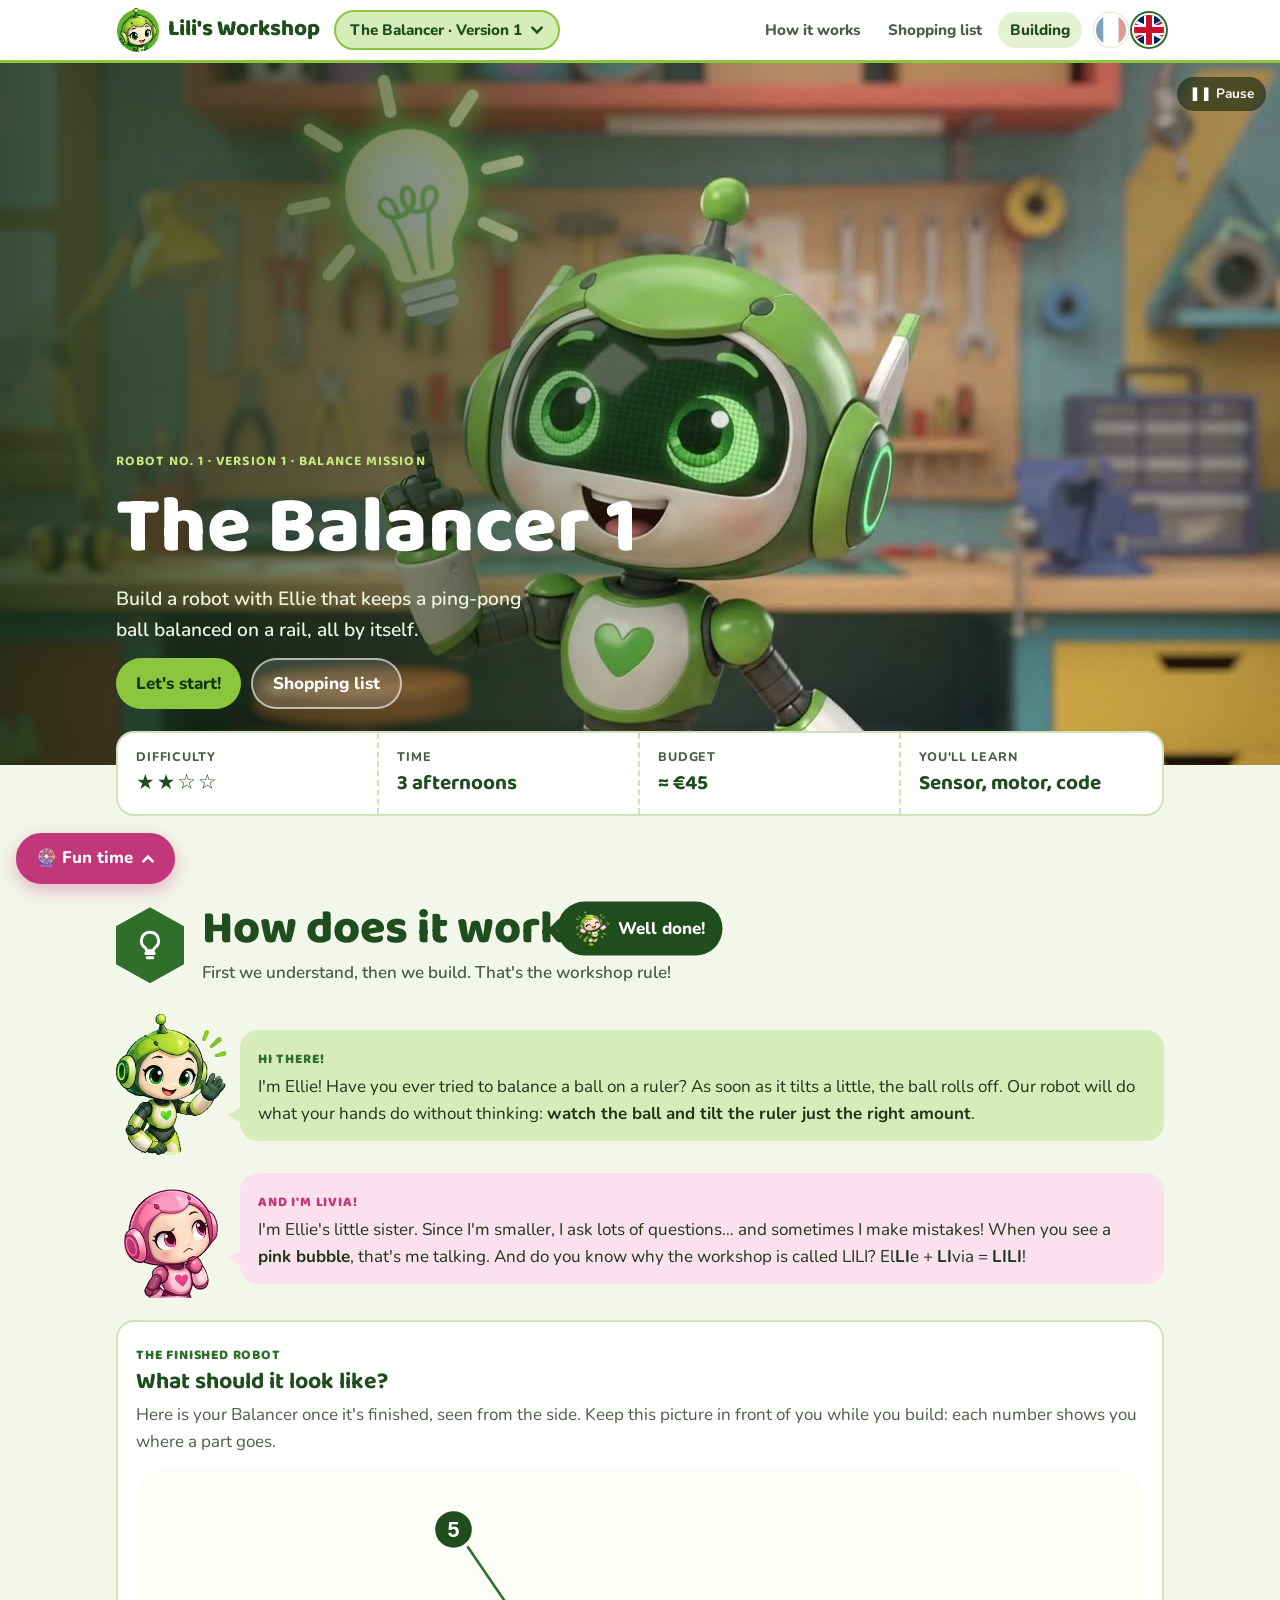
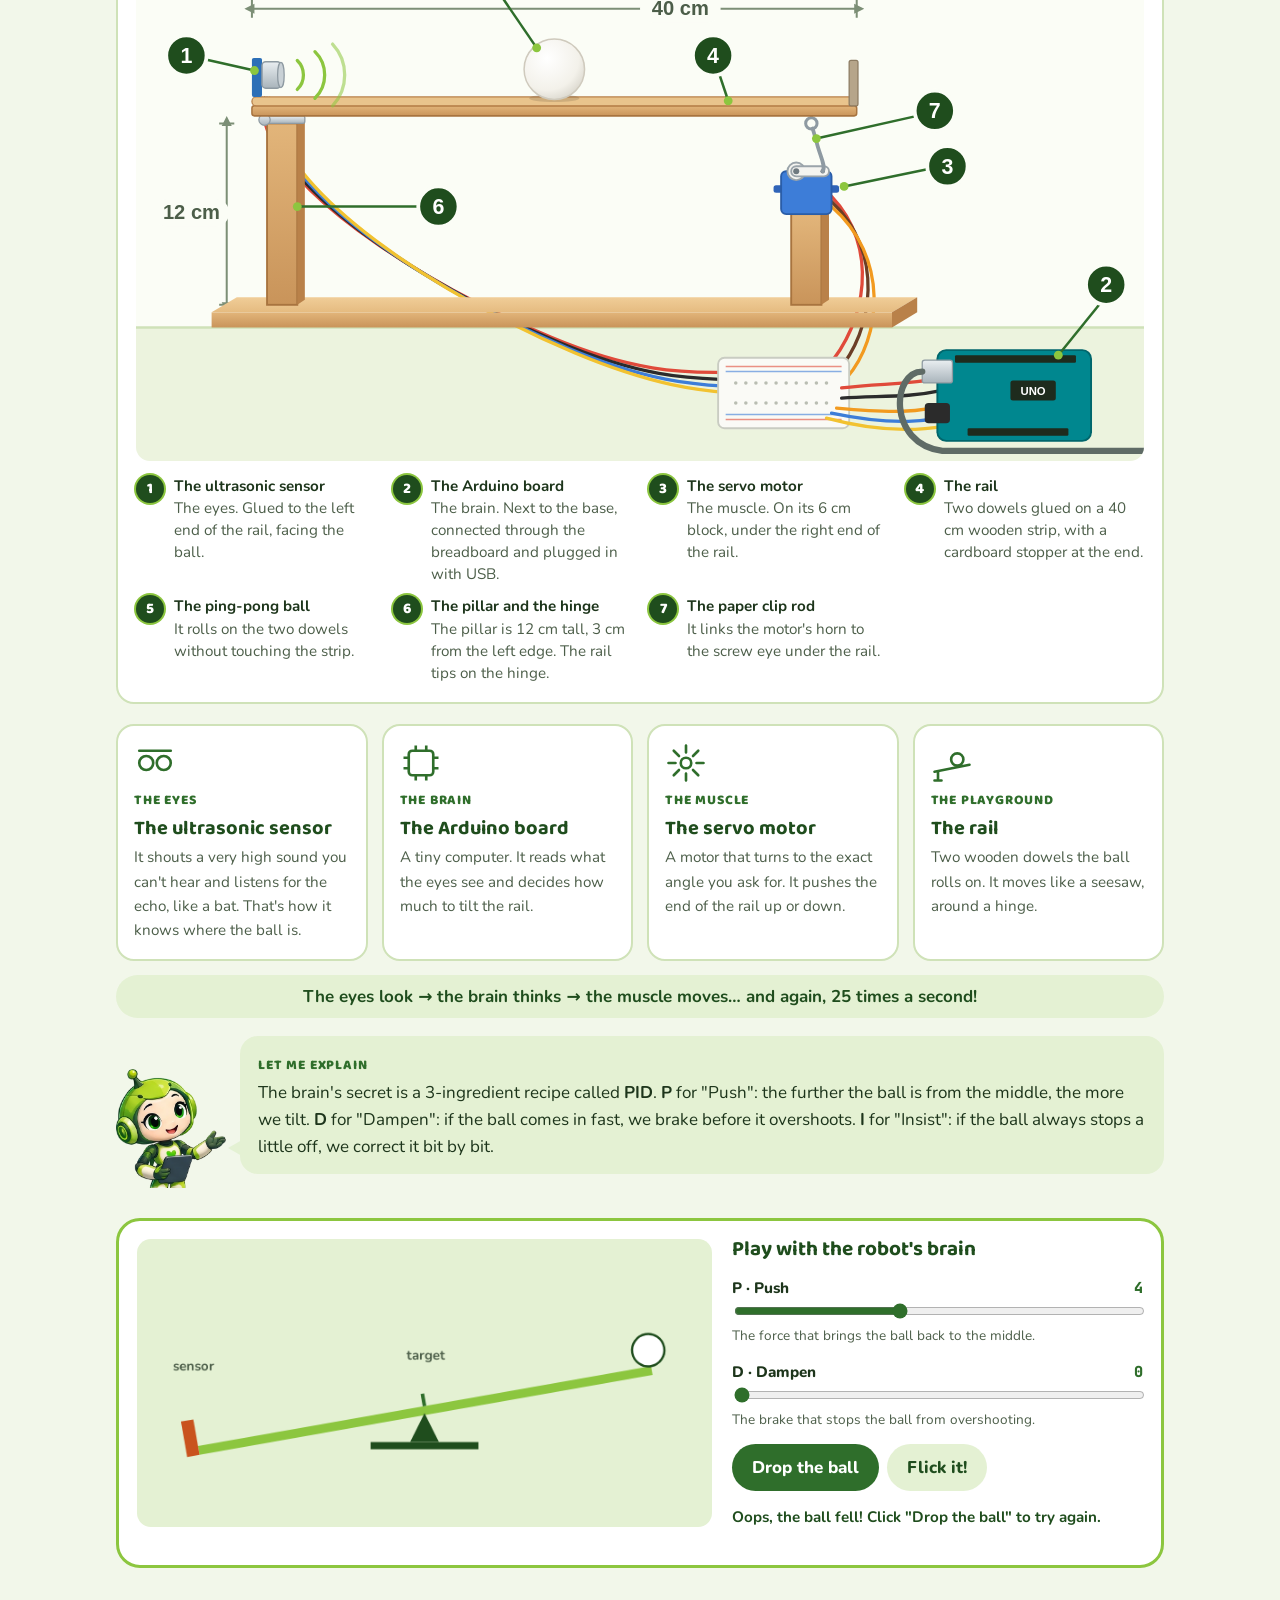
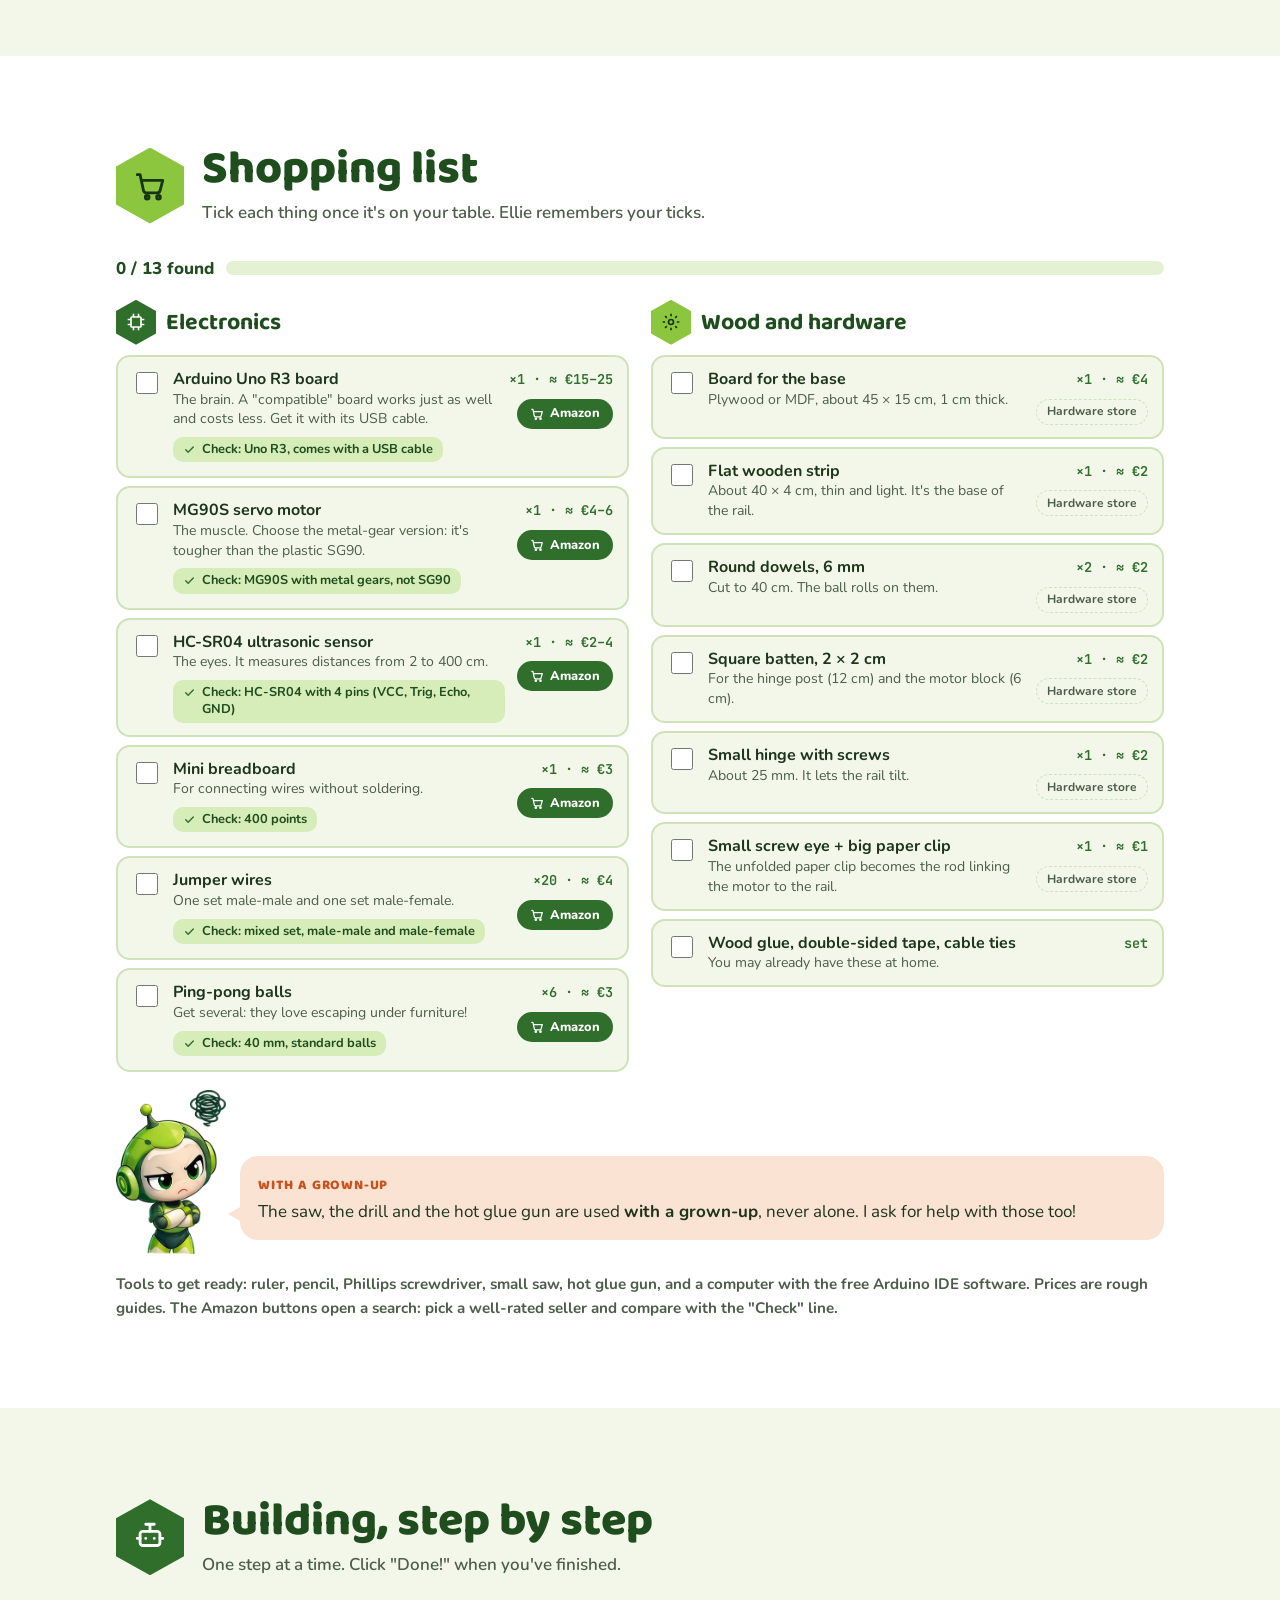
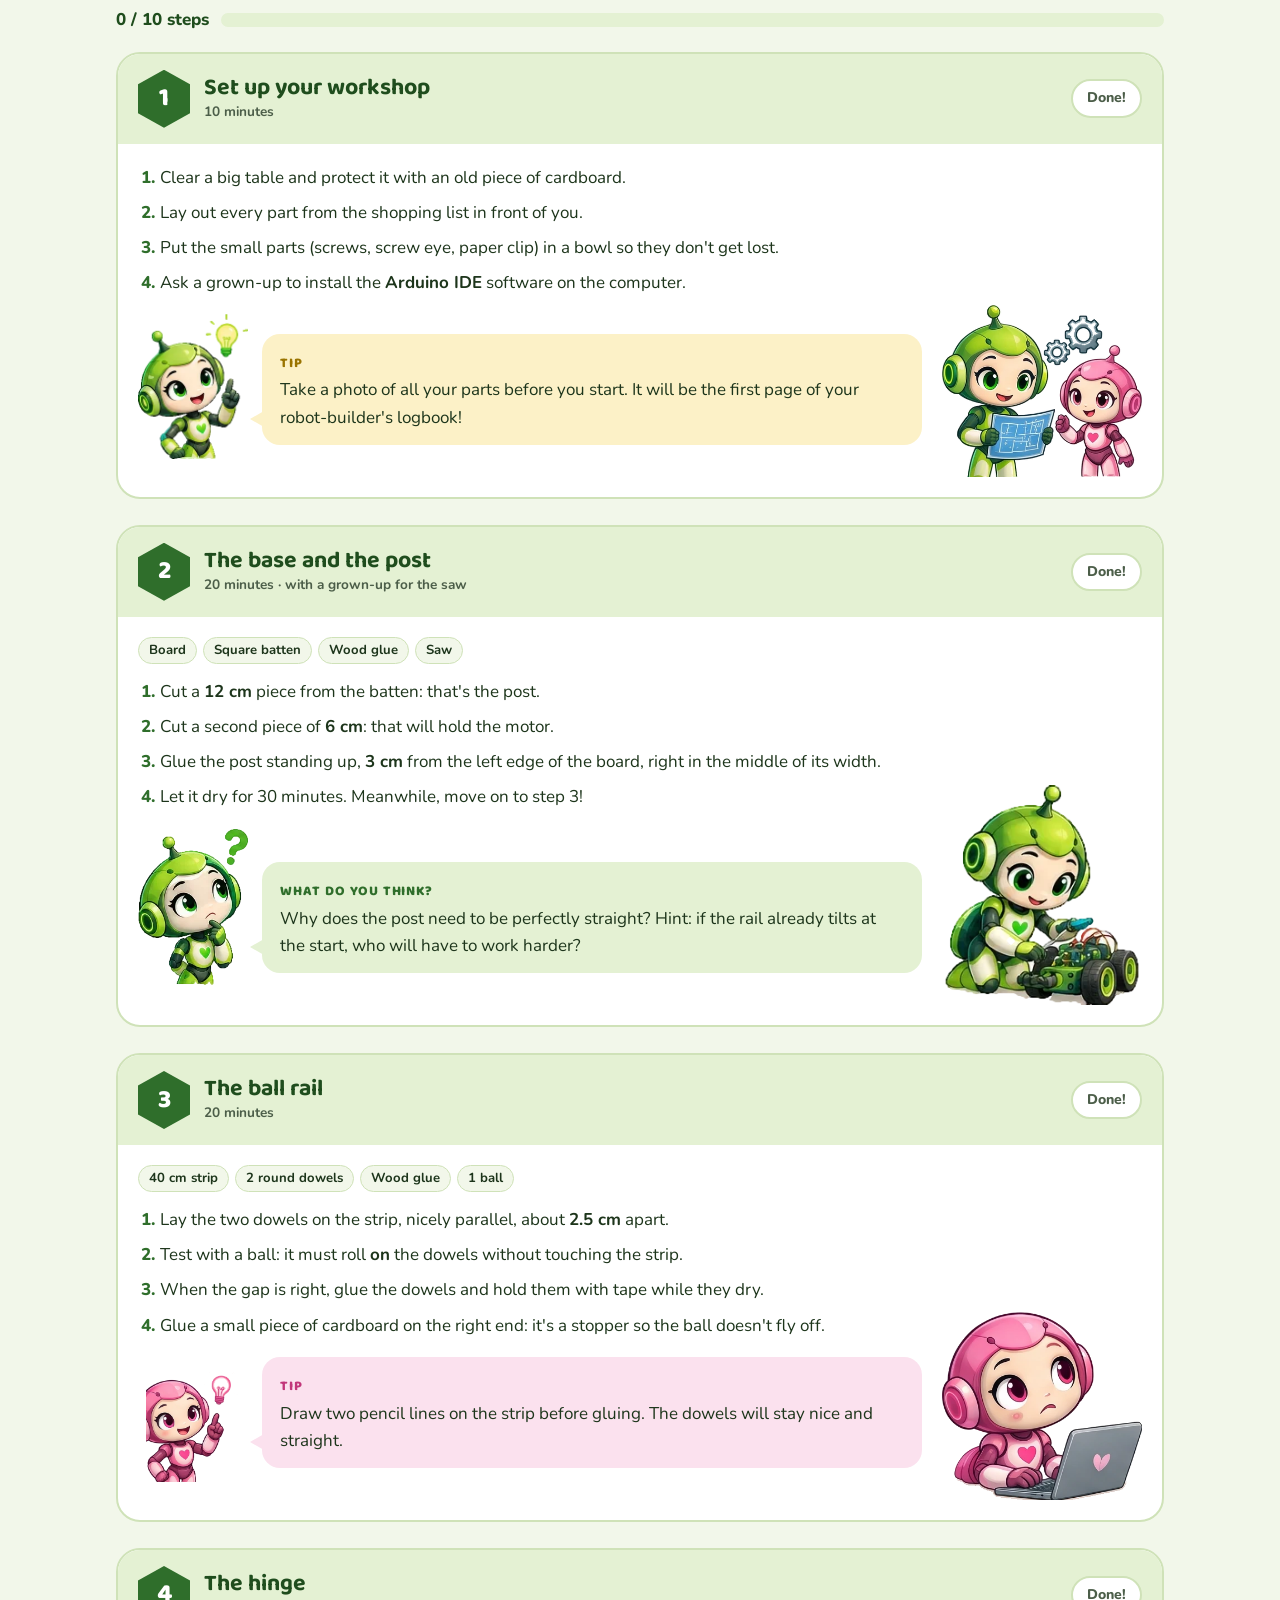
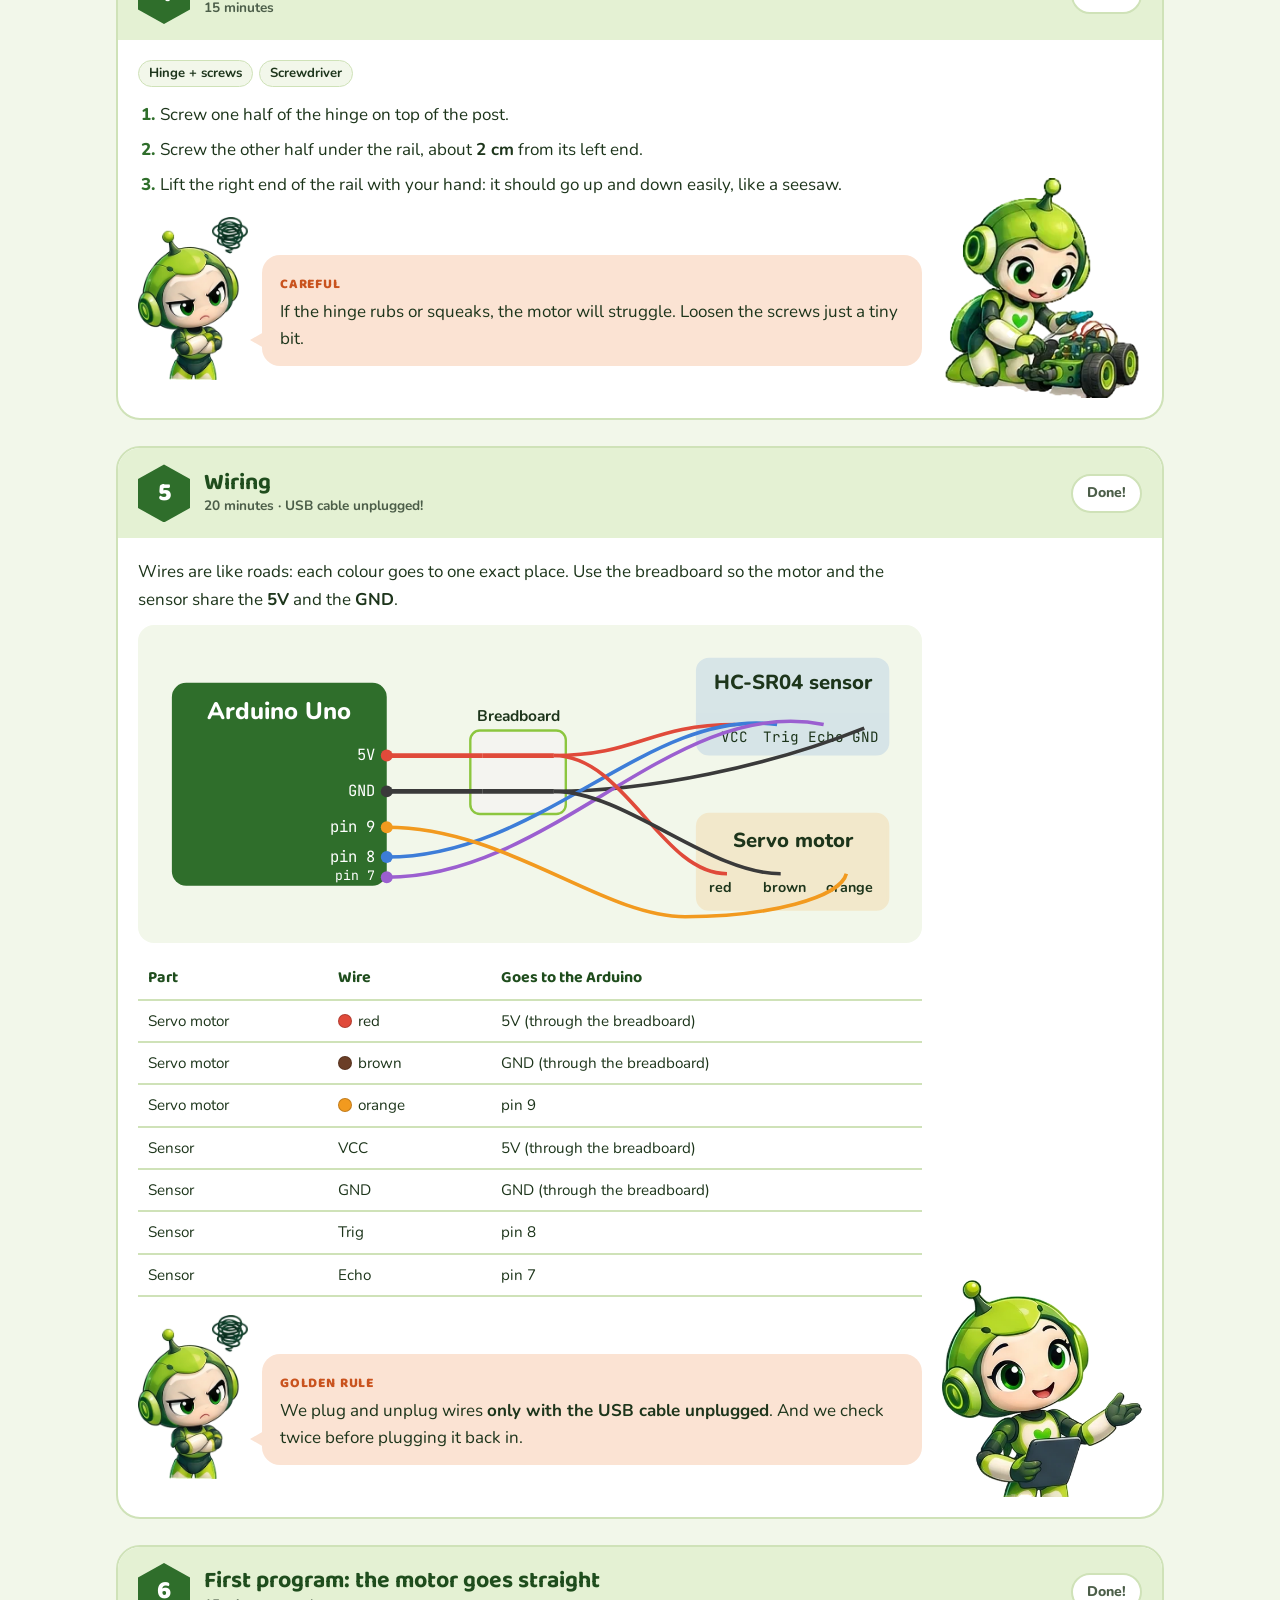
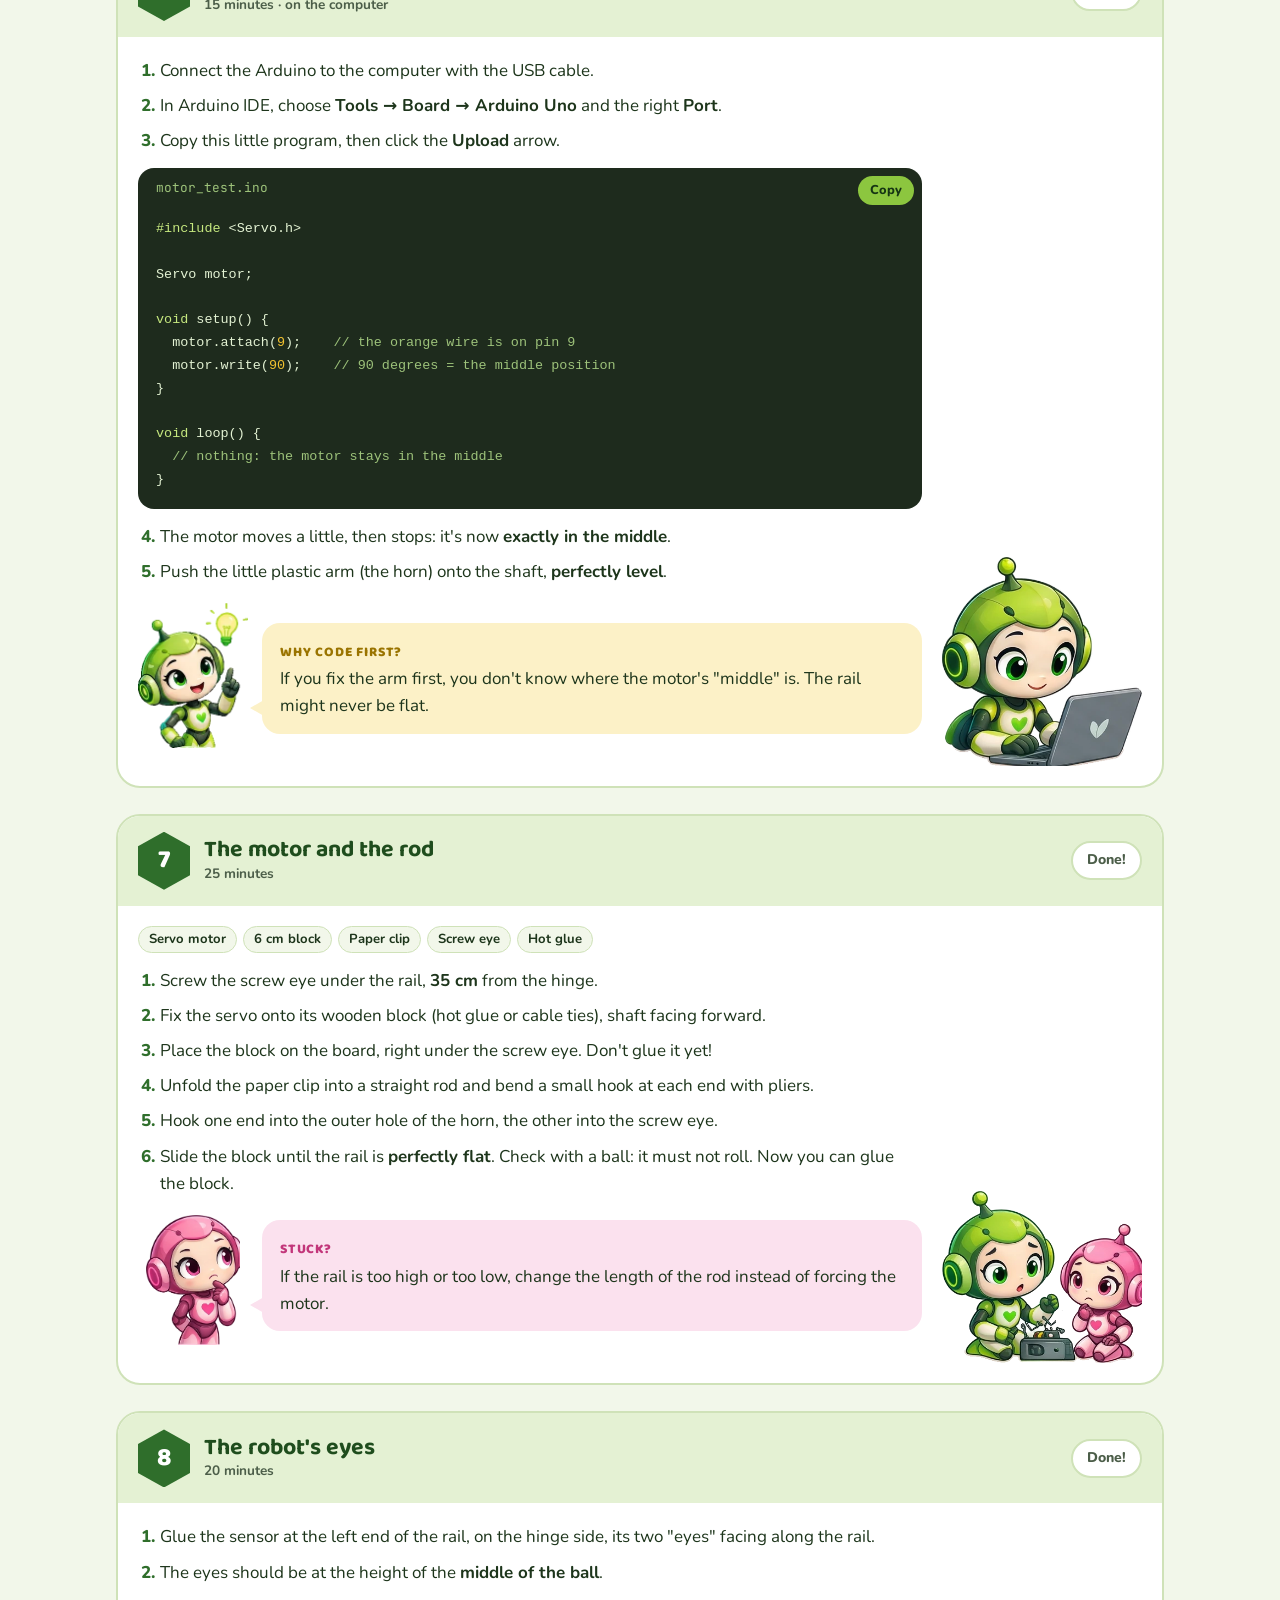
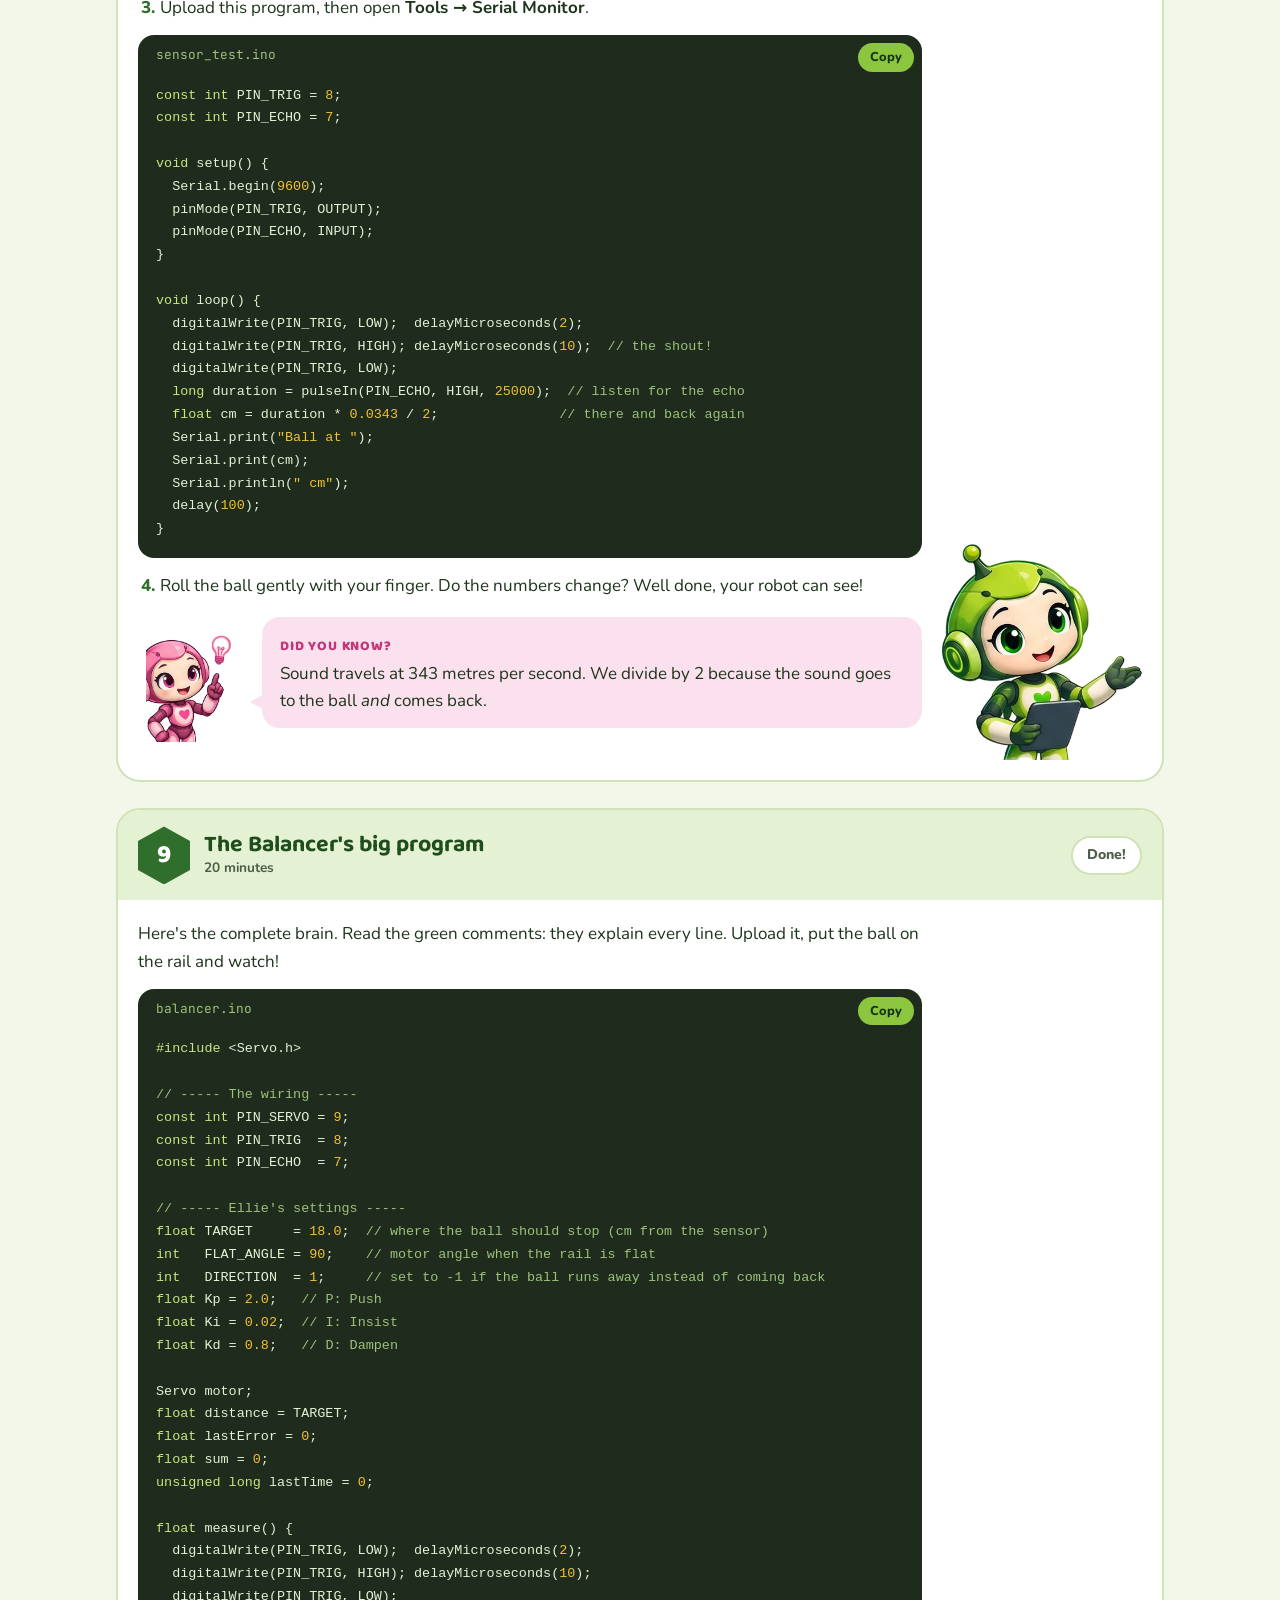
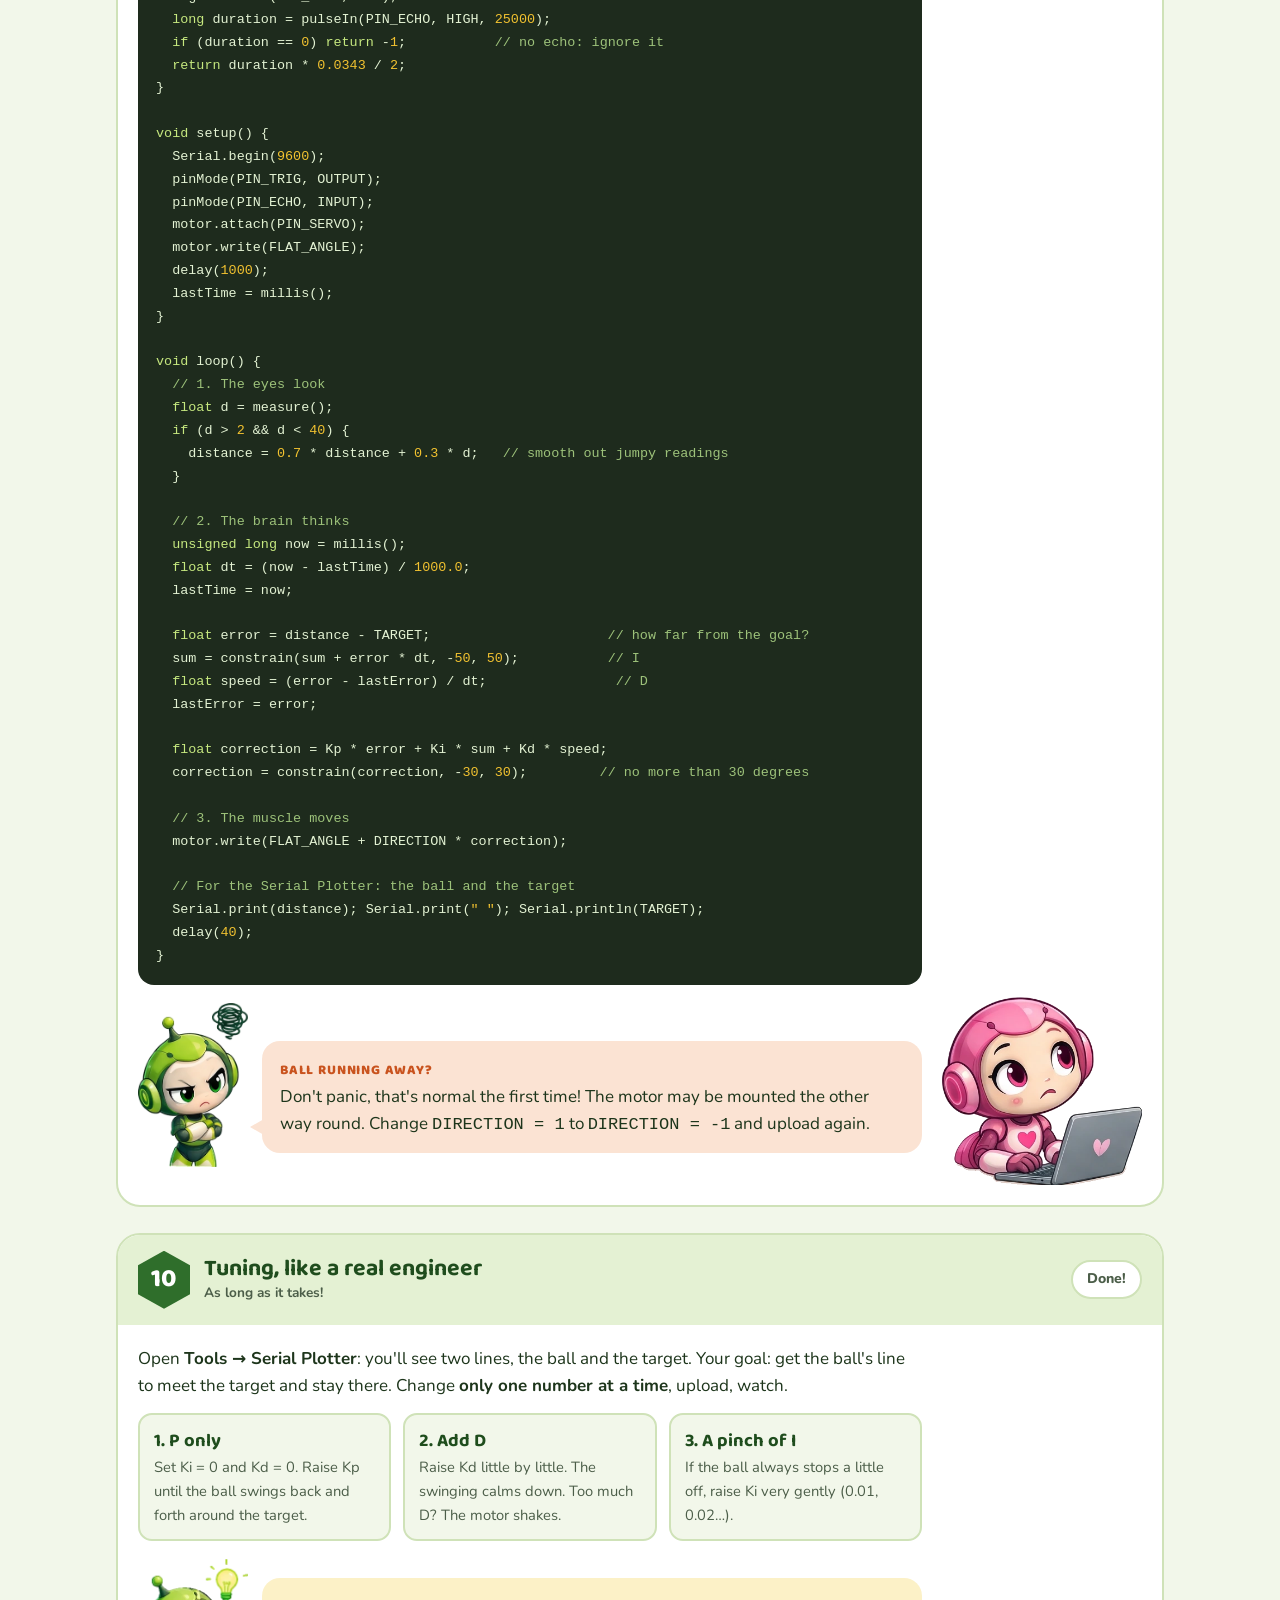
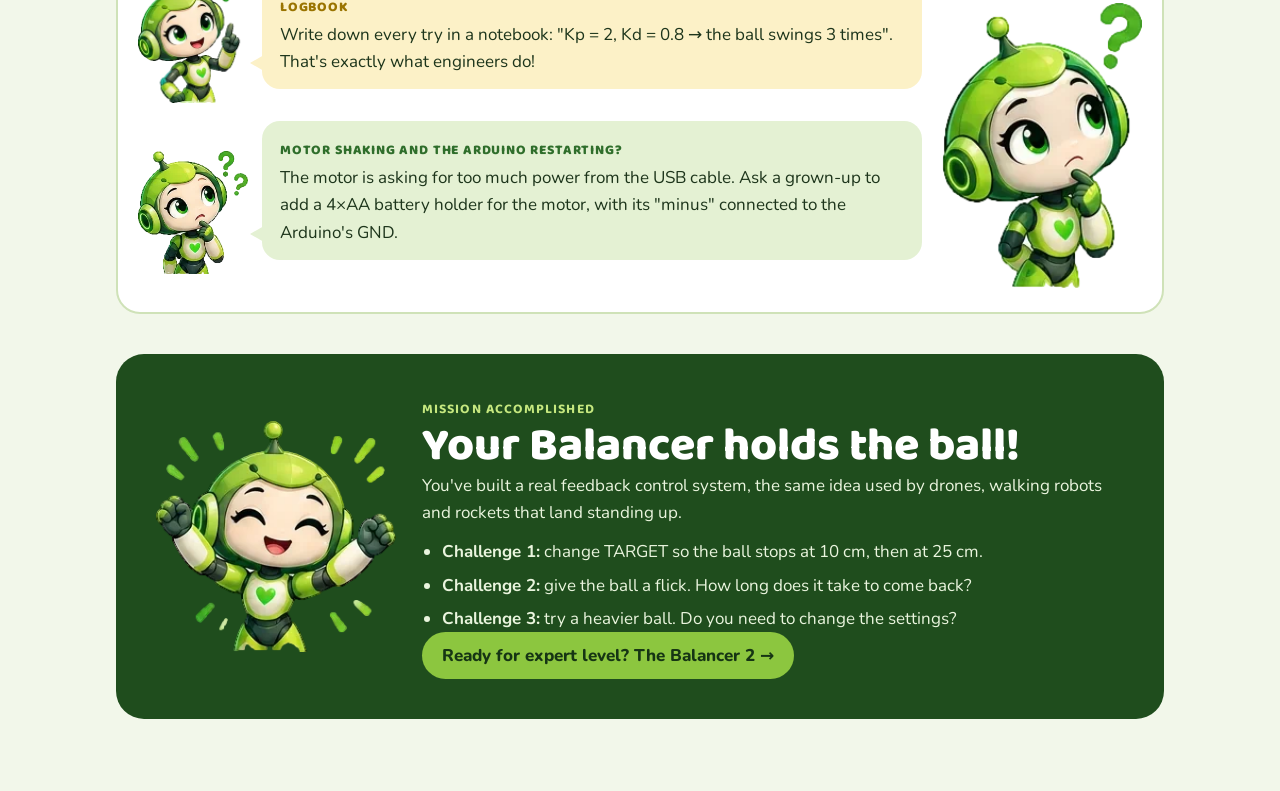
<file: en/index.html>
<!doctype html>
<html lang="en">
<head>
<meta charset="utf-8">
<meta name="viewport" content="width=device-width, initial-scale=1, viewport-fit=cover">
<title>Lili's Workshop</title>
<meta name="description" content="Lili's Workshop: robots to build as a family, explained step by step for kids.">
<link rel="icon" href="../assets/lili-avatar.webp" type="image/webp">
<link rel="alternate" hreflang="fr" href="../index.html">
<link rel="preconnect" href="https://fonts.googleapis.com">
<link rel="preconnect" href="https://fonts.gstatic.com" crossorigin>
<link rel="stylesheet" href="https://fonts.googleapis.com/css2?family=Baloo+2:wght@500;700;800&family=Nunito:wght@400;600;700;800&family=JetBrains+Mono:wght@400;600&display=swap">
<link rel="stylesheet" href="../assets/atelier.css?v=6">
<style>:root{color-scheme:light;padding-top:env(safe-area-inset-top,0px);padding-bottom:env(safe-area-inset-bottom,0px)}body{margin:0}img{max-width:100%}[hidden]{display:none!important}</style>
</head>
<body>
<header class="topbar">
  <div class="wrap">
    <a class="brand" href="#top"><img src="../assets/lili-avatar.webp" alt="">Lili's Workshop</a>
    <div class="picker">
      <button class="picker-btn" id="pickerBtn" aria-expanded="false" aria-controls="pickerMenu">The Balancer · Version 1<svg viewBox="0 0 12 12" fill="none" stroke="currentColor" stroke-width="2.2" stroke-linecap="round"><path d="M2 4l4 4 4-4"/></svg>
      </button>
      <div class="picker-menu" id="pickerMenu" hidden>
        <a class="robot-opt is-current" href="#top">
          <span class="ico"><svg viewBox="0 0 48 48" width="40"><circle cx="24" cy="16" r="7" fill="#F4F4F0" stroke="#2F6E2B" stroke-width="2"/><rect x="4" y="25" width="40" height="5" rx="2.5" fill="#8CC63F" transform="rotate(-8 24 27)"/><path d="M24 30v12M16 42h16" stroke="#2F6E2B" stroke-width="3" stroke-linecap="round"/></svg></span>
          <span><b>The Balancer · Version 1</b><small>A ping-pong ball balanced on a rail</small></span>
        </a>
        <a class="robot-opt" href="plateau.html">
          <span class="ico"><svg viewBox="0 0 48 48" width="40"><circle cx="24" cy="10" r="5" fill="#F4F4F0" stroke="#2F6E2B" stroke-width="2"/><ellipse cx="24" cy="19" rx="19" ry="4.5" fill="#8CC63F" stroke="#2F6E2B" stroke-width="2" transform="rotate(-6 24 19)"/><path d="M11 23l-3 17M24 24v16M37 21l3 19M5 41h38" stroke="#2F6E2B" stroke-width="3" stroke-linecap="round"/></svg></span>
          <span><b>The Balancer · Version 2</b><small>A ball on a plate, 3 motors · expert level</small></span>
        </a>
        <a class="robot-opt" href="enseigne.html">
          <span class="ico"><svg viewBox="0 0 48 48" width="40"><rect x="4" y="12" width="40" height="24" rx="5" fill="#1F4D1D"/><text x="24" y="30" text-anchor="middle" font-family="Baloo 2, sans-serif" font-weight="800" font-size="15" fill="#C6E87F">ABC</text></svg></span>
          <span><b>The Light-up Sign · Version 1</b><small>Your name in 3D-printed letters that glow</small></span>
        </a>
        <a class="robot-opt" href="panneau.html">
          <span class="ico"><svg viewBox="0 0 48 48" width="40"><rect x="4" y="12" width="40" height="24" rx="5" fill="#1F4D1D"/><text x="24" y="30" text-anchor="middle" font-family="Baloo 2, sans-serif" font-weight="800" font-size="15" fill="#C6E87F">ABC</text></svg></span>
          <span><b>The Light-up Sign · Version 2</b><small>Your messages scrolling · very easy</small></span>
        </a>
        <a class="robot-opt" href="rouleur.html">
          <span class="ico"><svg viewBox="0 0 48 48" width="40"><rect x="8" y="16" width="32" height="16" rx="5" fill="#8CC63F" stroke="#1F4D1D" stroke-width="2"/><rect x="18" y="9" width="12" height="7" rx="2" fill="#3D7DD8"/><circle cx="14" cy="34" r="6" fill="#1F4D1D"/><circle cx="34" cy="34" r="6" fill="#1F4D1D"/></svg></span>
          <span><b>The Roller</b><small>It drives and avoids obstacles by itself</small></span>
        </a>
        <span class="robot-opt locked" aria-disabled="true">
          <span class="ico"><svg viewBox="0 0 48 48" width="34"><rect x="10" y="20" width="28" height="22" rx="5" fill="none" stroke="currentColor" stroke-width="3"/><path d="M16 20v-6a8 8 0 0116 0v6" fill="none" stroke="currentColor" stroke-width="3"/></svg></span>
          <span><b>Mystery</b><small>Unlocks once you've finished the Roller</small></span>
        </span>
      </div>
    </div>
    <nav class="navlinks" aria-label="Chapters">
      <a href="#comprendre">How it works</a>
      <a href="#courses">Shopping list</a>
      <a href="#montage">Building</a>
    </nav>
    <nav class="lang" aria-label="Language"><a href="../index.html" lang="fr" hreflang="fr" title="Français" aria-label="Français"><svg viewBox="0 0 3 2" preserveAspectRatio="xMidYMid slice" aria-hidden="true"><rect width="1" height="2" fill="#0055A4"/><rect x="1" width="1" height="2" fill="#FFFFFF"/><rect x="2" width="1" height="2" fill="#EF4135"/></svg></a><a href="index.html" lang="en" hreflang="en" title="English" aria-label="English" aria-current="true"><svg viewBox="0 0 60 30" preserveAspectRatio="xMidYMid slice" aria-hidden="true"><clipPath id="ukT"><path d="M30,15h30v15zv15h-30zh-30v-15zv-15h30z"/></clipPath><rect width="60" height="30" fill="#012169"/><path d="M0,0L60,30M60,0L0,30" stroke="#FFFFFF" stroke-width="6"/><path d="M0,0L60,30M60,0L0,30" clip-path="url(#ukT)" stroke="#C8102E" stroke-width="4"/><path d="M30,0v30M0,15h60" stroke="#FFFFFF" stroke-width="10"/><path d="M30,0v30M0,15h60" stroke="#C8102E" stroke-width="6"/></svg></a></nav>
  </div>
</header>

<main id="top">
  <div class="hero">
    <video id="heroVideo" src="../assets/banner.mp4?v=4" poster="../assets/banner-poster.jpg" autoplay muted loop playsinline aria-label="Ellie building a robot in her workshop"></video>
    <button class="vid-toggle" id="vidToggle" type="button">❚❚ Pause</button>
    <div class="hero-text">
      <div class="wrap">
        <span class="eyebrow">Robot no. 1 · Version 1 · Balance mission</span>
        <h1>The Balancer 1</h1>
        <p class="lead">Build a robot with Ellie that keeps a ping-pong ball balanced on a rail, all by itself.</p>
        <div class="hero-cta">
          <a class="btn btn-lime" href="#comprendre">Let's start!</a>
          <a class="btn btn-ghost" href="#courses">Shopping list</a>
        </div>
      </div>
    </div>
  </div>

  <div class="wrap">
    <div class="facts">
      <div><span>Difficulty</span><b class="stars">★★☆☆</b></div>
      <div><span>Time</span><b>3 afternoons</b></div>
      <div><span>Budget</span><b>≈ €45</b></div>
      <div><span>You'll learn</span><b>Sensor, motor, code</b></div>
    </div>
  </div>

  <!-- ===================== HOW IT WORKS ===================== -->
  <section class="chap" id="comprendre">
    <div class="wrap">
      <div class="chap-head">
        <div class="hex"><svg viewBox="0 0 24 24" fill="none" stroke="currentColor" stroke-width="2" stroke-linecap="round" stroke-linejoin="round"><path d="M9 18h6M10 21h4M12 3a6 6 0 00-3.5 10.9c.6.5 1 1.2 1 2.1h5c0-.9.4-1.6 1-2.1A6 6 0 0012 3z"/></svg></div>
        <div><h2>How does it work?</h2><p>First we understand, then we build. That's the workshop rule!</p></div>
      </div>

      <div class="lili">
        <img src="../assets/lili-coucou.webp" alt="Ellie waving">
        <div class="bubble"><span class="tag">Hi there!</span><p>I'm Ellie! Have you ever tried to balance a ball on a ruler? As soon as it tilts a little, the ball rolls off. Our robot will do what your hands do without thinking: <strong>watch the ball and tilt the ruler just the right amount</strong>.</p></div>
      </div>
      <div class="lili livia"><img src="../assets/livia-petite.webp" alt="Livia, Ellie's little sister"><div class="bubble"><span class="tag">And I'm Livia!</span><p>I'm Ellie's little sister. Since I'm smaller, I ask lots of questions… and sometimes I make mistakes! When you see a <strong>pink bubble</strong>, that's me talking. And do you know why the workshop is called LILI? El<strong>LI</strong>e + <strong>LI</strong>via = <strong>LILI</strong>!</p></div></div>

      <!-- À quoi doit-il ressembler ? -->
      <figure class="look" id="apercu">
        <div class="look-head"><span class="role">The finished robot</span><h3>What should it look like?</h3><p>Here is your Balancer once it's finished, seen from the side. Keep this picture in front of you while you build: each number shows you where a part goes.</p></div>
        <a class="look-pic" href="../assets/look-equilibriste.svg" target="_blank" rel="noopener" title="Open the picture full size"><img src="../assets/look-equilibriste.svg" alt="The finished Balancer seen from the side: base, pillar, rail with the ball, sensor, servo, breadboard and Arduino" width="800" height="470" loading="lazy"></a>
        <p class="look-zoom">Tap the picture to see it bigger.</p>
        <ol class="look-key">
          <li><span><b>The ultrasonic sensor</b>The eyes. Glued to the left end of the rail, facing the ball.</span></li>
          <li><span><b>The Arduino board</b>The brain. Next to the base, connected through the breadboard and plugged in with USB.</span></li>
          <li><span><b>The servo motor</b>The muscle. On its 6 cm block, under the right end of the rail.</span></li>
          <li><span><b>The rail</b>Two dowels glued on a 40 cm wooden strip, with a cardboard stopper at the end.</span></li>
          <li><span><b>The ping-pong ball</b>It rolls on the two dowels without touching the strip.</span></li>
          <li><span><b>The pillar and the hinge</b>The pillar is 12 cm tall, 3 cm from the left edge. The rail tips on the hinge.</span></li>
          <li><span><b>The paper clip rod</b>It links the motor's horn to the screw eye under the rail.</span></li>
        </ol>
      </figure>

      <div class="how">
        <div class="how-card">
          <svg viewBox="0 0 48 48" fill="none" stroke="currentColor" stroke-width="3" stroke-linecap="round"><circle cx="14" cy="24" r="8"/><circle cx="34" cy="24" r="8"/><path d="M6 10h36"/></svg>
          <span class="role">The eyes</span><h3>The ultrasonic sensor</h3>
          <p>It shouts a very high sound you can't hear and listens for the echo, like a bat. That's how it knows where the ball is.</p>
        </div>
        <div class="how-card">
          <svg viewBox="0 0 48 48" fill="none" stroke="currentColor" stroke-width="3" stroke-linejoin="round"><rect x="10" y="10" width="28" height="28" rx="4"/><path d="M18 4v6M30 4v6M18 38v6M30 38v6M4 18h6M4 30h6M38 18h6M38 30h6"/></svg>
          <span class="role">The brain</span><h3>The Arduino board</h3>
          <p>A tiny computer. It reads what the eyes see and decides how much to tilt the rail.</p>
        </div>
        <div class="how-card">
          <svg viewBox="0 0 48 48" fill="none" stroke="currentColor" stroke-width="3" stroke-linecap="round"><circle cx="24" cy="24" r="6"/><path d="M24 4v8M24 36v8M4 24h8M36 24h8M10 10l6 6M32 32l6 6M38 10l-6 6M16 32l-6 6"/></svg>
          <span class="role">The muscle</span><h3>The servo motor</h3>
          <p>A motor that turns to the exact angle you ask for. It pushes the end of the rail up or down.</p>
        </div>
        <div class="how-card">
          <svg viewBox="0 0 48 48" fill="none" stroke="currentColor" stroke-width="3" stroke-linecap="round"><path d="M4 34l40-8"/><circle cx="30" cy="20" r="7"/><path d="M8 34v10M4 44h8"/></svg>
          <span class="role">The playground</span><h3>The rail</h3>
          <p>Two wooden dowels the ball rolls on. It moves like a seesaw, around a hinge.</p>
        </div>
      </div>
      <p class="loop-line">The eyes look → the brain thinks → the muscle moves… and again, 25 times a second!</p>

      <div class="lili ask">
        <img src="../assets/lili-explique.webp" alt="Ellie explaining with a tablet">
        <div class="bubble"><span class="tag">Let me explain</span><p>The brain's secret is a 3-ingredient recipe called <strong>PID</strong>. <strong>P</strong> for "Push": the further the ball is from the middle, the more we tilt. <strong>D</strong> for "Dampen": if the ball comes in fast, we brake before it overshoots. <strong>I</strong> for "Insist": if the ball always stops a little off, we correct it bit by bit.</p></div>
      </div>

      <!-- Simulator -->
      <div class="sim">
        <canvas id="simCanvas" width="640" height="320" aria-label="Simulation of the rail and the ball"></canvas>
        <div class="sim-ctrl">
          <h3>Play with the robot's brain</h3>
          <div class="slider">
            <label for="kp">P · Push <output id="kpOut">4</output></label>
            <input type="range" id="kp" min="0" max="10" step="0.5" value="4">
            <small>The force that brings the ball back to the middle.</small>
          </div>
          <div class="slider">
            <label for="kd">D · Dampen <output id="kdOut">0</output></label>
            <input type="range" id="kd" min="0" max="5" step="0.25" value="0">
            <small>The brake that stops the ball from overshooting.</small>
          </div>
          <div class="row">
            <button class="btn btn-green" id="simDrop" type="button">Drop the ball</button>
            <button class="btn btn-soft" id="simPush" type="button">Flick it!</button>
          </div>
          <p class="sim-msg" id="simMsg">Try with D at zero: the ball keeps swinging back and forth. Now raise D little by little…</p>
        </div>
      </div>
    </div>
  </section>

  <!-- ===================== SHOPPING ===================== -->
  <section class="chap chap-alt" id="courses">
    <div class="wrap">
      <div class="chap-head">
        <div class="hex lime"><svg viewBox="0 0 24 24" fill="none" stroke="currentColor" stroke-width="2" stroke-linecap="round" stroke-linejoin="round"><path d="M3 4h2l2.4 11.2a2 2 0 002 1.6h7.7a2 2 0 002-1.5L21 8H6"/><circle cx="10" cy="20" r="1.3"/><circle cx="18" cy="20" r="1.3"/></svg></div>
        <div><h2>Shopping list</h2><p>Tick each thing once it's on your table. Ellie remembers your ticks.</p></div>
      </div>

      <div class="progress"><span id="shopCount">0 / 0 found</span><div class="bar"><i id="shopBar"></i></div></div>

      <div class="shop">
        <div class="shop-group">
          <h3><span class="hex"><svg viewBox="0 0 24 24" fill="none" stroke="currentColor" stroke-width="2"><rect x="6" y="6" width="12" height="12" rx="1"/><path d="M9 2v4M15 2v4M9 18v4M15 18v4M2 9h4M2 15h4M18 9h4M18 15h4"/></svg></span>Electronics</h3>
          <ul class="items" id="shopElec"></ul>
        </div>
        <div class="shop-group">
          <h3><span class="hex lime"><svg viewBox="0 0 24 24" fill="none" stroke="currentColor" stroke-width="2"><circle cx="12" cy="12" r="3"/><path d="M12 2v3M12 19v3M2 12h3M19 12h3M4.9 4.9l2.1 2.1M17 17l2.1 2.1M19.1 4.9L17 7M7 17l-2.1 2.1"/></svg></span>Wood and hardware</h3>
          <ul class="items" id="shopWood"></ul>
        </div>
      </div>

      <div class="lili warn">
        <img src="../assets/lili-pas-contente.webp" alt="Ellie with her arms crossed">
        <div class="bubble"><span class="tag">With a grown-up</span><p>The saw, the drill and the hot glue gun are used <strong>with a grown-up</strong>, never alone. I ask for help with those too!</p></div>
      </div>
      <p class="total">Tools to get ready: ruler, pencil, Phillips screwdriver, small saw, hot glue gun, and a computer with the free <strong>Arduino IDE</strong> software. Prices are rough guides. The Amazon buttons open a search: pick a well-rated seller and compare with the "Check" line.</p>
    </div>
  </section>

  <!-- ===================== BUILDING ===================== -->
  <section class="chap" id="montage">
    <div class="wrap">
      <div class="chap-head">
        <div class="hex"><svg viewBox="0 0 24 24" fill="none" stroke="currentColor" stroke-width="2" stroke-linecap="round" stroke-linejoin="round"><rect x="5" y="8" width="14" height="10" rx="2"/><path d="M12 8V4M9 3h6M9 13h.01M15 13h.01M3 13h2M19 13h2"/></svg></div>
        <div><h2>Building, step by step</h2><p>One step at a time. Click "Done!" when you've finished.</p></div>
      </div>
      <div class="progress"><span id="stepCount">0 / 0 steps</span><div class="bar"><i id="stepBar"></i></div></div>

      <div class="steps">

        <article class="step" data-step="1">
          <div class="step-head"><span class="num">1</span><div><h3>Set up your workshop</h3><small>10 minutes</small></div><button class="done-btn" type="button">Done!</button></div>
          <div class="step-body"><div>
            <ol>
              <li>Clear a big table and protect it with an old piece of cardboard.</li>
              <li>Lay out every part from the shopping list in front of you.</li>
              <li>Put the small parts (screws, screw eye, paper clip) in a bowl so they don't get lost.</li>
              <li>Ask a grown-up to install the <strong>Arduino IDE</strong> software on the computer.</li>
            </ol>
            <div class="lili tip"><img src="../assets/lili-idee.webp" alt=""><div class="bubble"><span class="tag">Tip</span><p>Take a photo of all your parts before you start. It will be the first page of your robot-builder's logbook!</p></div></div>
          </div><img class="pose" src="../assets/duo-equipe.webp" alt=""></div>
        </article>

        <article class="step" data-step="2">
          <div class="step-head"><span class="num">2</span><div><h3>The base and the post</h3><small>20 minutes · with a grown-up for the saw</small></div><button class="done-btn" type="button">Done!</button></div>
          <div class="step-body"><div>
            <div class="need"><span>Board</span><span>Square batten</span><span>Wood glue</span><span>Saw</span></div>
            <ol>
              <li>Cut a <strong>12 cm</strong> piece from the batten: that's the post.</li>
              <li>Cut a second piece of <strong>6 cm</strong>: that will hold the motor.</li>
              <li>Glue the post standing up, <strong>3 cm</strong> from the left edge of the board, right in the middle of its width.</li>
              <li>Let it dry for 30 minutes. Meanwhile, move on to step 3!</li>
            </ol>
            <div class="lili ask"><img src="../assets/lili-reflexion.webp" alt=""><div class="bubble"><span class="tag">What do you think?</span><p>Why does the post need to be perfectly straight? Hint: if the rail already tilts at the start, who will have to work harder?</p></div></div>
          </div><img class="pose" src="../assets/lili-construit.webp" alt=""></div>
        </article>

        <article class="step" data-step="3">
          <div class="step-head"><span class="num">3</span><div><h3>The ball rail</h3><small>20 minutes</small></div><button class="done-btn" type="button">Done!</button></div>
          <div class="step-body"><div>
            <div class="need"><span>40 cm strip</span><span>2 round dowels</span><span>Wood glue</span><span>1 ball</span></div>
            <ol>
              <li>Lay the two dowels on the strip, nicely parallel, about <strong>2.5 cm</strong> apart.</li>
              <li>Test with a ball: it must roll <strong>on</strong> the dowels without touching the strip.</li>
              <li>When the gap is right, glue the dowels and hold them with tape while they dry.</li>
              <li>Glue a small piece of cardboard on the right end: it's a stopper so the ball doesn't fly off.</li>
            </ol>
            <div class="lili tip livia"><img src="../assets/livia-idee.webp" alt=""><div class="bubble"><span class="tag">Tip</span><p>Draw two pencil lines on the strip before gluing. The dowels will stay nice and straight.</p></div></div>
          </div><img class="pose" src="../assets/livia-concentree.webp" alt=""></div>
        </article>

        <article class="step" data-step="4">
          <div class="step-head"><span class="num">4</span><div><h3>The hinge</h3><small>15 minutes</small></div><button class="done-btn" type="button">Done!</button></div>
          <div class="step-body"><div>
            <div class="need"><span>Hinge + screws</span><span>Screwdriver</span></div>
            <ol>
              <li>Screw one half of the hinge on top of the post.</li>
              <li>Screw the other half under the rail, about <strong>2 cm</strong> from its left end.</li>
              <li>Lift the right end of the rail with your hand: it should go up and down easily, like a seesaw.</li>
            </ol>
            <div class="lili warn"><img src="../assets/lili-pas-contente.webp" alt=""><div class="bubble"><span class="tag">Careful</span><p>If the hinge rubs or squeaks, the motor will struggle. Loosen the screws just a tiny bit.</p></div></div>
          </div><img class="pose" src="../assets/lili-construit.webp" alt=""></div>
        </article>

        <article class="step" data-step="5">
          <div class="step-head"><span class="num">5</span><div><h3>Wiring</h3><small>20 minutes · USB cable unplugged!</small></div><button class="done-btn" type="button">Done!</button></div>
          <div class="step-body"><div>
            <p>Wires are like roads: each colour goes to one exact place. Use the breadboard so the motor and the sensor share the <strong>5V</strong> and the <strong>GND</strong>.</p>
            <div class="diagram">
              <svg viewBox="0 0 640 250" role="img" aria-label="Wiring diagram">
                <rect x="20" y="40" width="180" height="170" rx="12" fill="#2F6E2B"/>
                <text x="110" y="70" text-anchor="middle" fill="#FFFFFF" font-family="Baloo 2, sans-serif" font-size="20" font-weight="800">Arduino Uno</text>
                <g font-family="JetBrains Mono, monospace" font-size="13" fill="#FFFFFF">
                  <text x="190" y="105" text-anchor="end">5V</text><text x="190" y="135" text-anchor="end">GND</text>
                  <text x="190" y="165" text-anchor="end">pin 9</text><text x="190" y="190" text-anchor="end">pin 8</text><text x="190" y="205" text-anchor="end" font-size="11">pin 7</text>
                </g>
                <circle cx="200" cy="101" r="5" fill="#E04A3A"/><circle cx="200" cy="131" r="5" fill="#3A3A3A"/>
                <circle cx="200" cy="161" r="5" fill="#F29A1F"/><circle cx="200" cy="186" r="5" fill="#3D7DD8"/><circle cx="200" cy="203" r="5" fill="#9B5FD0"/>
                <rect x="270" y="80" width="80" height="70" rx="8" fill="#F4F4F0" stroke="#8CC63F" stroke-width="2"/>
                <text x="310" y="72" text-anchor="middle" font-family="Nunito, sans-serif" font-size="13" font-weight="700" style="fill:var(--ink)">Breadboard</text>
                <line x1="280" y1="101" x2="340" y2="101" stroke="#E04A3A" stroke-width="4"/><line x1="280" y1="131" x2="340" y2="131" stroke="#3A3A3A" stroke-width="4"/>
                <path d="M200 101H280" stroke="#E04A3A" stroke-width="4" fill="none"/>
                <path d="M200 131H280" stroke="#3A3A3A" stroke-width="4" fill="none"/>
                <rect x="460" y="20" width="160" height="80" rx="10" fill="#3D7DD8" opacity=".15" stroke="#3D7DD8" stroke-width="2"/>
                <text x="540" y="45" text-anchor="middle" font-family="Baloo 2, sans-serif" font-size="17" font-weight="800" style="fill:var(--ink)">HC-SR04 sensor</text>
                <g font-family="JetBrains Mono, monospace" font-size="12" style="fill:var(--ink)"><text x="480" y="90">VCC</text><text x="515" y="90">Trig</text><text x="553" y="90">Echo</text><text x="590" y="90">GND</text></g>
                <rect x="460" y="150" width="160" height="80" rx="10" fill="#F29A1F" opacity=".15" stroke="#F29A1F" stroke-width="2"/>
                <text x="540" y="178" text-anchor="middle" font-family="Baloo 2, sans-serif" font-size="17" font-weight="800" style="fill:var(--ink)">Servo motor</text>
                <g font-family="Nunito, sans-serif" font-size="12" font-weight="700" style="fill:var(--ink)"><text x="470" y="215">red</text><text x="515" y="215">brown</text><text x="568" y="215">orange</text></g>
                <path d="M340 101C410 101 420 75 492 75" stroke="#E04A3A" stroke-width="3" fill="none"/>
                <path d="M340 131C420 131 520 110 600 78" stroke="#3A3A3A" stroke-width="3" fill="none"/>
                <path d="M200 186C330 186 420 60 527 75" stroke="#3D7DD8" stroke-width="3" fill="none"/>
                <path d="M200 203C340 203 440 50 566 75" stroke="#9B5FD0" stroke-width="3" fill="none"/>
                <path d="M340 101C400 101 430 200 485 200" stroke="#E04A3A" stroke-width="3" fill="none"/>
                <path d="M340 131C400 131 470 200 530 200" stroke="#3A3A3A" stroke-width="3" fill="none"/>
                <path d="M200 161C300 161 380 236 450 236C520 236 580 220 585 200" stroke="#F29A1F" stroke-width="3" fill="none"/>
              </svg>
            </div>
            <div class="wiring"><table>
              <thead><tr><th>Part</th><th>Wire</th><th>Goes to the Arduino</th></tr></thead>
              <tbody>
                <tr><td>Servo motor</td><td><span class="wire" style="background:#E04A3A"></span>red</td><td>5V (through the breadboard)</td></tr>
                <tr><td>Servo motor</td><td><span class="wire" style="background:#6B3E26"></span>brown</td><td>GND (through the breadboard)</td></tr>
                <tr><td>Servo motor</td><td><span class="wire" style="background:#F29A1F"></span>orange</td><td>pin 9</td></tr>
                <tr><td>Sensor</td><td>VCC</td><td>5V (through the breadboard)</td></tr>
                <tr><td>Sensor</td><td>GND</td><td>GND (through the breadboard)</td></tr>
                <tr><td>Sensor</td><td>Trig</td><td>pin 8</td></tr>
                <tr><td>Sensor</td><td>Echo</td><td>pin 7</td></tr>
              </tbody>
            </table></div>
            <div class="lili warn"><img src="../assets/lili-pas-contente.webp" alt=""><div class="bubble"><span class="tag">Golden rule</span><p>We plug and unplug wires <strong>only with the USB cable unplugged</strong>. And we check twice before plugging it back in.</p></div></div>
          </div><img class="pose" src="../assets/lili-explique.webp" alt=""></div>
        </article>

        <article class="step" data-step="6">
          <div class="step-head"><span class="num">6</span><div><h3>First program: the motor goes straight</h3><small>15 minutes · on the computer</small></div><button class="done-btn" type="button">Done!</button></div>
          <div class="step-body"><div>
            <ol>
              <li>Connect the Arduino to the computer with the USB cable.</li>
              <li>In Arduino IDE, choose <strong>Tools → Board → Arduino Uno</strong> and the right <strong>Port</strong>.</li>
              <li>Copy this little program, then click the <strong>Upload</strong> arrow.</li>
            </ol>
            <div class="code"><div class="code-name">motor_test.ino</div><button class="copy" type="button">Copy</button><pre><code><span class="k">#include</span> &lt;Servo.h&gt;

Servo motor;

<span class="k">void</span> setup() {
  motor.attach(<span class="n">9</span>);    <span class="c">// the orange wire is on pin 9</span>
  motor.write(<span class="n">90</span>);    <span class="c">// 90 degrees = the middle position</span>
}

<span class="k">void</span> loop() {
  <span class="c">// nothing: the motor stays in the middle</span>
}</code></pre></div>
            <ol start="4">
              <li>The motor moves a little, then stops: it's now <strong>exactly in the middle</strong>.</li>
              <li>Push the little plastic arm (the horn) onto the shaft, <strong>perfectly level</strong>.</li>
            </ol>
            <div class="lili tip"><img src="../assets/lili-idee.webp" alt=""><div class="bubble"><span class="tag">Why code first?</span><p>If you fix the arm first, you don't know where the motor's "middle" is. The rail might never be flat.</p></div></div>
          </div><img class="pose" src="../assets/lili-concentree.webp" alt=""></div>
        </article>

        <article class="step" data-step="7">
          <div class="step-head"><span class="num">7</span><div><h3>The motor and the rod</h3><small>25 minutes</small></div><button class="done-btn" type="button">Done!</button></div>
          <div class="step-body"><div>
            <div class="need"><span>Servo motor</span><span>6 cm block</span><span>Paper clip</span><span>Screw eye</span><span>Hot glue</span></div>
            <ol>
              <li>Screw the screw eye under the rail, <strong>35 cm</strong> from the hinge.</li>
              <li>Fix the servo onto its wooden block (hot glue or cable ties), shaft facing forward.</li>
              <li>Place the block on the board, right under the screw eye. Don't glue it yet!</li>
              <li>Unfold the paper clip into a straight rod and bend a small hook at each end with pliers.</li>
              <li>Hook one end into the outer hole of the horn, the other into the screw eye.</li>
              <li>Slide the block until the rail is <strong>perfectly flat</strong>. Check with a ball: it must not roll. Now you can glue the block.</li>
            </ol>
            <div class="lili ask livia"><img src="../assets/livia-pensive.webp" alt=""><div class="bubble"><span class="tag">Stuck?</span><p>If the rail is too high or too low, change the length of the rod instead of forcing the motor.</p></div></div>
          </div><img class="pose" src="../assets/duo-oups.webp" alt=""></div>
        </article>

        <article class="step" data-step="8">
          <div class="step-head"><span class="num">8</span><div><h3>The robot's eyes</h3><small>20 minutes</small></div><button class="done-btn" type="button">Done!</button></div>
          <div class="step-body"><div>
            <ol>
              <li>Glue the sensor at the left end of the rail, on the hinge side, its two "eyes" facing along the rail.</li>
              <li>The eyes should be at the height of the <strong>middle of the ball</strong>.</li>
              <li>Upload this program, then open <strong>Tools → Serial Monitor</strong>.</li>
            </ol>
            <div class="code"><div class="code-name">sensor_test.ino</div><button class="copy" type="button">Copy</button><pre><code><span class="k">const int</span> PIN_TRIG = <span class="n">8</span>;
<span class="k">const int</span> PIN_ECHO = <span class="n">7</span>;

<span class="k">void</span> setup() {
  Serial.begin(<span class="n">9600</span>);
  pinMode(PIN_TRIG, OUTPUT);
  pinMode(PIN_ECHO, INPUT);
}

<span class="k">void</span> loop() {
  digitalWrite(PIN_TRIG, LOW);  delayMicroseconds(<span class="n">2</span>);
  digitalWrite(PIN_TRIG, HIGH); delayMicroseconds(<span class="n">10</span>);  <span class="c">// the shout!</span>
  digitalWrite(PIN_TRIG, LOW);
  <span class="k">long</span> duration = pulseIn(PIN_ECHO, HIGH, <span class="n">25000</span>);  <span class="c">// listen for the echo</span>
  <span class="k">float</span> cm = duration * <span class="n">0.0343</span> / <span class="n">2</span>;               <span class="c">// there and back again</span>
  Serial.print(<span class="n">"Ball at "</span>);
  Serial.print(cm);
  Serial.println(<span class="n">" cm"</span>);
  delay(<span class="n">100</span>);
}</code></pre></div>
            <ol start="4">
              <li>Roll the ball gently with your finger. Do the numbers change? Well done, your robot can see!</li>
            </ol>
            <div class="lili tip livia"><img src="../assets/livia-idee.webp" alt=""><div class="bubble"><span class="tag">Did you know?</span><p>Sound travels at 343 metres per second. We divide by 2 because the sound goes to the ball <em>and</em> comes back.</p></div></div>
          </div><img class="pose" src="../assets/lili-explique.webp" alt=""></div>
        </article>

        <article class="step" data-step="9">
          <div class="step-head"><span class="num">9</span><div><h3>The Balancer's big program</h3><small>20 minutes</small></div><button class="done-btn" type="button">Done!</button></div>
          <div class="step-body"><div>
            <p>Here's the complete brain. Read the green comments: they explain every line. Upload it, put the ball on the rail and watch!</p>
            <div class="code"><div class="code-name">balancer.ino</div><button class="copy" type="button">Copy</button><pre><code><span class="k">#include</span> &lt;Servo.h&gt;

<span class="c">// ----- The wiring -----</span>
<span class="k">const int</span> PIN_SERVO = <span class="n">9</span>;
<span class="k">const int</span> PIN_TRIG  = <span class="n">8</span>;
<span class="k">const int</span> PIN_ECHO  = <span class="n">7</span>;

<span class="c">// ----- Ellie's settings -----</span>
<span class="k">float</span> TARGET     = <span class="n">18.0</span>;  <span class="c">// where the ball should stop (cm from the sensor)</span>
<span class="k">int</span>   FLAT_ANGLE = <span class="n">90</span>;    <span class="c">// motor angle when the rail is flat</span>
<span class="k">int</span>   DIRECTION  = <span class="n">1</span>;     <span class="c">// set to -1 if the ball runs away instead of coming back</span>
<span class="k">float</span> Kp = <span class="n">2.0</span>;   <span class="c">// P: Push</span>
<span class="k">float</span> Ki = <span class="n">0.02</span>;  <span class="c">// I: Insist</span>
<span class="k">float</span> Kd = <span class="n">0.8</span>;   <span class="c">// D: Dampen</span>

Servo motor;
<span class="k">float</span> distance = TARGET;
<span class="k">float</span> lastError = <span class="n">0</span>;
<span class="k">float</span> sum = <span class="n">0</span>;
<span class="k">unsigned long</span> lastTime = <span class="n">0</span>;

<span class="k">float</span> measure() {
  digitalWrite(PIN_TRIG, LOW);  delayMicroseconds(<span class="n">2</span>);
  digitalWrite(PIN_TRIG, HIGH); delayMicroseconds(<span class="n">10</span>);
  digitalWrite(PIN_TRIG, LOW);
  <span class="k">long</span> duration = pulseIn(PIN_ECHO, HIGH, <span class="n">25000</span>);
  <span class="k">if</span> (duration == <span class="n">0</span>) <span class="k">return</span> -<span class="n">1</span>;           <span class="c">// no echo: ignore it</span>
  <span class="k">return</span> duration * <span class="n">0.0343</span> / <span class="n">2</span>;
}

<span class="k">void</span> setup() {
  Serial.begin(<span class="n">9600</span>);
  pinMode(PIN_TRIG, OUTPUT);
  pinMode(PIN_ECHO, INPUT);
  motor.attach(PIN_SERVO);
  motor.write(FLAT_ANGLE);
  delay(<span class="n">1000</span>);
  lastTime = millis();
}

<span class="k">void</span> loop() {
  <span class="c">// 1. The eyes look</span>
  <span class="k">float</span> d = measure();
  <span class="k">if</span> (d &gt; <span class="n">2</span> &amp;&amp; d &lt; <span class="n">40</span>) {
    distance = <span class="n">0.7</span> * distance + <span class="n">0.3</span> * d;   <span class="c">// smooth out jumpy readings</span>
  }

  <span class="c">// 2. The brain thinks</span>
  <span class="k">unsigned long</span> now = millis();
  <span class="k">float</span> dt = (now - lastTime) / <span class="n">1000.0</span>;
  lastTime = now;

  <span class="k">float</span> error = distance - TARGET;                      <span class="c">// how far from the goal?</span>
  sum = constrain(sum + error * dt, -<span class="n">50</span>, <span class="n">50</span>);           <span class="c">// I</span>
  <span class="k">float</span> speed = (error - lastError) / dt;                <span class="c">// D</span>
  lastError = error;

  <span class="k">float</span> correction = Kp * error + Ki * sum + Kd * speed;
  correction = constrain(correction, -<span class="n">30</span>, <span class="n">30</span>);         <span class="c">// no more than 30 degrees</span>

  <span class="c">// 3. The muscle moves</span>
  motor.write(FLAT_ANGLE + DIRECTION * correction);

  <span class="c">// For the Serial Plotter: the ball and the target</span>
  Serial.print(distance); Serial.print(<span class="n">" "</span>); Serial.println(TARGET);
  delay(<span class="n">40</span>);
}</code></pre></div>
            <div class="lili warn"><img src="../assets/lili-pas-contente.webp" alt=""><div class="bubble"><span class="tag">Ball running away?</span><p>Don't panic, that's normal the first time! The motor may be mounted the other way round. Change <code>DIRECTION = 1</code> to <code>DIRECTION = -1</code> and upload again.</p></div></div>
          </div><img class="pose" src="../assets/livia-concentree.webp" alt=""></div>
        </article>

        <article class="step" data-step="10">
          <div class="step-head"><span class="num">10</span><div><h3>Tuning, like a real engineer</h3><small>As long as it takes!</small></div><button class="done-btn" type="button">Done!</button></div>
          <div class="step-body"><div>
            <p>Open <strong>Tools → Serial Plotter</strong>: you'll see two lines, the ball and the target. Your goal: get the ball's line to meet the target and stay there. Change <strong>only one number at a time</strong>, upload, watch.</p>
            <div class="tune">
              <div><b>1. P only</b><p>Set Ki = 0 and Kd = 0. Raise Kp until the ball swings back and forth around the target.</p></div>
              <div><b>2. Add D</b><p>Raise Kd little by little. The swinging calms down. Too much D? The motor shakes.</p></div>
              <div><b>3. A pinch of I</b><p>If the ball always stops a little off, raise Ki very gently (0.01, 0.02…).</p></div>
            </div>
            <div class="lili tip"><img src="../assets/lili-idee.webp" alt=""><div class="bubble"><span class="tag">Logbook</span><p>Write down every try in a notebook: "Kp = 2, Kd = 0.8 → the ball swings 3 times". That's exactly what engineers do!</p></div></div>
            <div class="lili ask"><img src="../assets/lili-perplexe.webp" alt=""><div class="bubble"><span class="tag">Motor shaking and the Arduino restarting?</span><p>The motor is asking for too much power from the USB cable. Ask a grown-up to add a 4×AA battery holder for the motor, with its "minus" connected to the Arduino's GND.</p></div></div>
          </div><img class="pose" src="../assets/lili-reflexion.webp" alt=""></div>
        </article>
      </div>

      <div class="finale">
        <img src="../assets/lili-mission.webp" alt="Ellie raising her arms, mission accomplished">
        <div>
          <span class="eyebrow">Mission accomplished</span>
          <h2>Your Balancer holds the ball!</h2>
          <p>You've built a real feedback control system, the same idea used by drones, walking robots and rockets that land standing up.</p>
          <ul>
            <li><strong>Challenge 1:</strong> change TARGET so the ball stops at 10 cm, then at 25 cm.</li>
            <li><strong>Challenge 2:</strong> give the ball a flick. How long does it take to come back?</li>
            <li><strong>Challenge 3:</strong> try a heavier ball. Do you need to change the settings?</li>
          </ul>
          <p><a class="btn btn-lime" href="plateau.html">Ready for expert level? The Balancer 2 →</a></p>
        </div>
      </div>
    </div>
  </section>
</main>

<footer><div class="wrap">Lili's Workshop · Build tomorrow's robots today!</div></footer>
<div class="toast" id="toast" role="status"><img src="../assets/lili-contente.webp" alt=""><span id="toastTxt">Well done!</span></div>

<script>
(function(){
  const store={get(k){try{return JSON.parse(localStorage.getItem(k)||"null")}catch(e){return null}},set(k,v){try{localStorage.setItem(k,JSON.stringify(v))}catch(e){}}};

  /* Shopping list */
  const CART='<svg viewBox="0 0 24 24" width="14" height="14" fill="none" stroke="currentColor" stroke-width="2.2" stroke-linecap="round" stroke-linejoin="round" aria-hidden="true"><path d="M3 4h2l2.4 11.2a2 2 0 002 1.6h7.7a2 2 0 002-1.5L21 8H6"/><circle cx="10" cy="20" r="1.2"/><circle cx="18" cy="20" r="1.2"/></svg>';
  const CHECK='<svg viewBox="0 0 24 24" width="13" height="13" fill="none" stroke="currentColor" stroke-width="2.6" stroke-linecap="round" stroke-linejoin="round" aria-hidden="true"><path d="M5 12.5l4.5 4.5L19 7.5"/></svg>';
  const ELEC=[
    ["uno","Arduino Uno R3 board","The brain. A \"compatible\" board works just as well and costs less. Get it with its USB cable.","Uno R3, comes with a USB cable","×1 · ≈ €15–25","arduino uno r3 usb cable"],
    ["servo","MG90S servo motor","The muscle. Choose the metal-gear version: it's tougher than the plastic SG90.","MG90S with metal gears, not SG90","×1 · ≈ €4–6","MG90S servo metal gear"],
    ["hcsr04","HC-SR04 ultrasonic sensor","The eyes. It measures distances from 2 to 400 cm.","HC-SR04 with 4 pins (VCC, Trig, Echo, GND)","×1 · ≈ €2–4","HC-SR04 ultrasonic sensor"],
    ["breadboard","Mini breadboard","For connecting wires without soldering.","400 points","×1 · ≈ €3","mini breadboard 400 points"],
    ["jumpers","Jumper wires","One set male-male and one set male-female.","mixed set, male-male and male-female","×20 · ≈ €4","dupont jumper wires male male female"],
    ["balls","Ping-pong balls","Get several: they love escaping under furniture!","40 mm, standard balls","×6 · ≈ €3","ping pong balls 40mm"]
  ];
  const WOOD=[
    ["socle","Board for the base","Plywood or MDF, about 45 × 15 cm, 1 cm thick.","×1 · ≈ €4"],
    ["latte","Flat wooden strip","About 40 × 4 cm, thin and light. It's the base of the rail.","×1 · ≈ €2"],
    ["baguettes","Round dowels, 6 mm","Cut to 40 cm. The ball rolls on them.","×2 · ≈ €2"],
    ["tasseaux","Square batten, 2 × 2 cm","For the hinge post (12 cm) and the motor block (6 cm).","×1 · ≈ €2"],
    ["charniere","Small hinge with screws","About 25 mm. It lets the rail tilt.","×1 · ≈ €2"],
    ["piton","Small screw eye + big paper clip","The unfolded paper clip becomes the rod linking the motor to the rail.","×1 · ≈ €1"],
    ["colle","Wood glue, double-sided tape, cable ties","You may already have these at home.","set"]
  ];
  const esc=t=>t.replace(/&/g,"&amp;").replace(/</g,"&lt;");
  document.getElementById("shopElec").innerHTML=ELEC.map(([k,t,d,c,q,s])=>`<li><label class="item"><input type="checkbox" data-k="${k}"><span><b>${esc(t)}</b><small>${esc(d)}</small><span class="spec">${CHECK}<span><b>Check:</b> ${esc(c)}</span></span></span><span class="qty"><span>${q}</span><a class="buy" href="https://www.amazon.com/s?k=${encodeURIComponent(s)}" target="_blank" rel="noopener">${CART}Amazon</a></span></label></li>`).join("");
  document.getElementById("shopWood").innerHTML=WOOD.map(([k,t,d,q],i)=>`<li><label class="item"><input type="checkbox" data-k="${k}"><span><b>${esc(t)}</b><small>${esc(d)}</small></span><span class="qty"><span>${q}</span>${i<WOOD.length-1?'<span class="store">Hardware store</span>':""}</span></label></li>`).join("");

  /* Robot menu */
  const pb=document.getElementById("pickerBtn"),pm=document.getElementById("pickerMenu");
  pb.addEventListener("click",e=>{e.stopPropagation();const o=pm.hidden;pm.hidden=!o;pb.setAttribute("aria-expanded",String(o));});
  document.addEventListener("click",e=>{if(!pm.contains(e.target)){pm.hidden=true;pb.setAttribute("aria-expanded","false");}});
  pm.querySelector(".is-current").addEventListener("click",()=>{pm.hidden=true;pb.setAttribute("aria-expanded","false");});

  /* Video */
  const v=document.getElementById("heroVideo"),vt=document.getElementById("vidToggle");
  if(window.matchMedia("(prefers-reduced-motion: reduce)").matches){v.pause();v.removeAttribute("autoplay");vt.textContent="▶ Play";}
  vt.addEventListener("click",()=>{if(v.paused){v.play();vt.textContent="❚❚ Pause";}else{v.pause();vt.textContent="▶ Play";}});

  /* Toast */
  const toast=document.getElementById("toast"),tt=document.getElementById("toastTxt");let tid;
  function say(msg){tt.textContent=msg;toast.classList.add("show");clearTimeout(tid);tid=setTimeout(()=>toast.classList.remove("show"),2200);}

  const shop=store.get("lili-r1-shop")||{};
  const boxes=[...document.querySelectorAll(".items input")];
  function shopUpd(){const n=boxes.filter(b=>b.checked).length;document.getElementById("shopCount").textContent=n+" / "+boxes.length+" found";document.getElementById("shopBar").style.width=(100*n/boxes.length)+"%";return n;}
  boxes.forEach(b=>{b.checked=!!shop[b.dataset.k];b.addEventListener("change",()=>{shop[b.dataset.k]=b.checked;store.set("lili-r1-shop",shop);if(shopUpd()===boxes.length)say("Everything's here! Let's build!");});});
  shopUpd();

  /* Steps */
  const done=store.get("lili-r1-steps")||{};
  const steps=[...document.querySelectorAll(".step")];
  const cheers=["Well done!","Great work!","Keep it up!","You're a real engineer!","Another one done!"];
  function stepUpd(){const n=steps.filter(s=>s.classList.contains("is-done")).length;document.getElementById("stepCount").textContent=n+" / "+steps.length+" steps";document.getElementById("stepBar").style.width=(100*n/steps.length)+"%";return n;}
  steps.forEach(s=>{const k=s.dataset.step,btn=s.querySelector(".done-btn");
    const set=on=>{s.classList.toggle("is-done",on);btn.textContent=on?"✓ Done":"Done!";btn.setAttribute("aria-pressed",String(on));};
    set(!!done[k]);
    btn.addEventListener("click",()=>{const on=!s.classList.contains("is-done");set(on);done[k]=on;store.set("lili-r1-steps",done);const n=stepUpd();if(on)say(n===steps.length?"Mission accomplished!":cheers[n%cheers.length]);});
  });
  stepUpd();

  /* Copy code */
  document.querySelectorAll(".copy").forEach(b=>b.addEventListener("click",()=>{
    const pre=b.parentElement.querySelector("pre");const txt=pre.innerText;
    const ok=()=>{b.textContent="Copied!";setTimeout(()=>b.textContent="Copy",1500);};
    try{navigator.clipboard.writeText(txt).then(ok,()=>{selectEl(pre);b.textContent="Ctrl+C";});}catch(e){selectEl(pre);b.textContent="Ctrl+C";}
  }));
  function selectEl(el){const r=document.createRange();r.selectNodeContents(el);const s=getSelection();s.removeAllRanges();s.addRange(r);}

  /* Active menu */
  const links=[...document.querySelectorAll(".navlinks a")];
  const io=new IntersectionObserver(es=>es.forEach(e=>{if(e.isIntersecting){links.forEach(a=>a.classList.toggle("on",a.getAttribute("href")==="#"+e.target.id));}}),{rootMargin:"-45% 0px -50% 0px"});
  ["comprendre","courses","montage"].forEach(id=>io.observe(document.getElementById(id)));

  /* Ball-on-rail simulator */
  const cv=document.getElementById("simCanvas"),ctx=cv.getContext("2d");
  const kp=document.getElementById("kp"),kd=document.getElementById("kd"),msg=document.getElementById("simMsg");
  const L=0.2; let x=0.15,vx=0,tilt=0,last=performance.now(),calm=0,fell=false;
  function col(n){return getComputedStyle(document.documentElement).getPropertyValue(n).trim()||"#2F6E2B";}
  kp.addEventListener("input",()=>document.getElementById("kpOut").textContent=kp.value);
  kd.addEventListener("input",()=>document.getElementById("kdOut").textContent=kd.value);
  document.getElementById("simDrop").addEventListener("click",()=>{x=0.15;vx=0;tilt=0;fell=false;calm=0;});
  document.getElementById("simPush").addEventListener("click",()=>{if(fell){x=0;fell=false;}vx+=0.35;calm=0;});
  function step(dt){
    if(fell)return;
    const P=+kp.value,D=+kd.value;
    let cmd=P*0.25*x+D*0.12*vx; cmd=Math.max(-0.35,Math.min(0.35,cmd));
    tilt+=(cmd-tilt)*Math.min(1,dt/0.09);
    vx+=-(5/7)*9.81*Math.sin(tilt)*dt; vx*=0.999; x+=vx*dt;
    if(Math.abs(x)>L){fell=true;x=Math.sign(x)*L;}
    calm=(Math.abs(x)<0.01&&Math.abs(vx)<0.02)?calm+dt:0;
  }
  function draw(){
    const W=cv.width,H=cv.height,cx=W/2,cy=H*0.58,half=W*0.4,r=18;
    ctx.clearRect(0,0,W,H);
    ctx.save();ctx.translate(cx,cy);ctx.rotate(-tilt);
    ctx.fillStyle=col("--lime");ctx.fillRect(-half,0,half*2,10);
    ctx.fillStyle=col("--green");ctx.fillRect(-2,-14,4,14);
    ctx.fillStyle=col("--warn");ctx.fillRect(-half-14,-30,14,40);
    const bx=(x/L)*half;ctx.beginPath();ctx.arc(bx,-r,r,0,Math.PI*2);ctx.fillStyle="#FFFFFF";ctx.fill();ctx.lineWidth=2.5;ctx.strokeStyle=col("--green-deep");ctx.stroke();
    ctx.restore();
    ctx.fillStyle=col("--green-deep");ctx.beginPath();ctx.moveTo(cx-16,cy+40);ctx.lineTo(cx+16,cy+40);ctx.lineTo(cx,cy+8);ctx.fill();
    ctx.fillRect(cx-60,cy+40,120,8);
    ctx.font="700 15px Nunito, sans-serif";ctx.fillStyle=col("--ink-soft");ctx.fillText("sensor",cx-half-24,cy-40);ctx.fillText("target",cx-20,cy-52);
  }
  let lastMsg="";
  function loop(t){const dt=Math.min(0.03,(t-last)/1000);last=t;for(let i=0;i<4;i++)step(dt/4);draw();
    let m;
    if(fell)m="Oops, the ball fell! Click \"Drop the ball\" to try again.";
    else if(calm>1.2)m="Well done! The ball is steady in the middle. Give it a flick and see.";
    else if(+kd.value===0)m="Without D, the ball swings back and forth and never calms down. Raise D little by little…";
    else if(+kp.value===0)m="Without P, nothing brings the ball back to the middle. Raise P!";
    else m="The robot is working… watch how it tilts the rail.";
    if(m!==lastMsg){msg.textContent=m;lastMsg=m;}
    requestAnimationFrame(loop);}
  requestAnimationFrame(loop);
})();
</script>
<script src="../assets/banner.js?v=2"></script>
<script src="../assets/menu.js?v=6"></script>
</body>
</html>
</file>
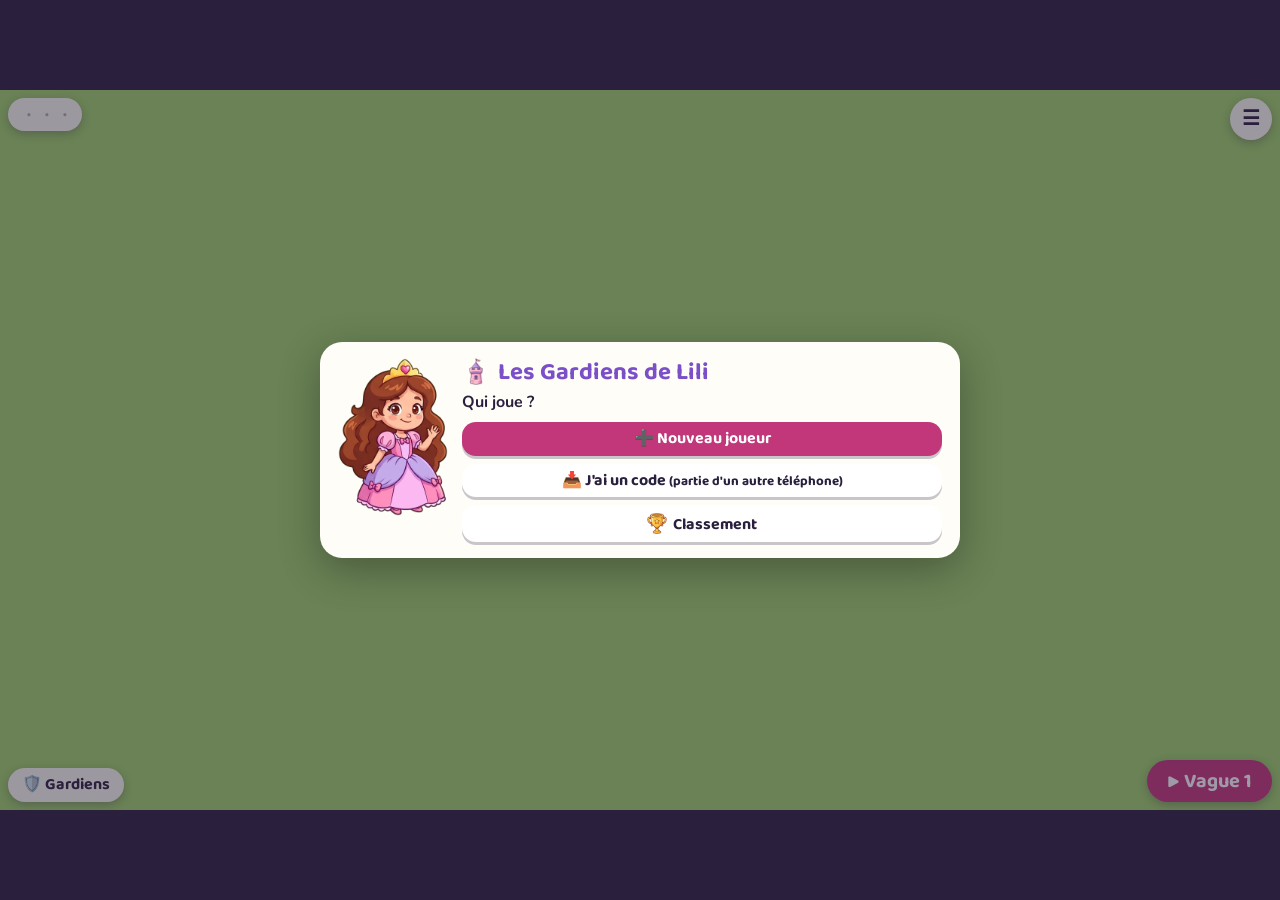
<file: gardiens/index.html>
<!DOCTYPE html>
<html lang="fr">
<head>
<meta charset="utf-8">
<meta name="viewport" content="width=device-width, initial-scale=1, viewport-fit=cover">
<meta name="theme-color" content="#7A4FC8">
<meta name="mobile-web-app-capable" content="yes">
<meta name="apple-mobile-web-app-capable" content="yes">
<meta name="apple-mobile-web-app-status-bar-style" content="black-translucent">
<meta name="apple-mobile-web-app-title" content="Gardiens de Lili">
<link rel="manifest" href="manifest.webmanifest">
<link rel="apple-touch-icon" href="apple-touch-icon.png">
<link rel="icon" href="icon-192.png">
<title>Les Gardiens de Lili</title>
<link rel="preconnect" href="https://fonts.googleapis.com">
<link href="https://fonts.googleapis.com/css2?family=Baloo+2:wght@500;600;700;800&family=Nunito:wght@400;600;700;800&display=swap" rel="stylesheet">
<style>
:root{--pink:#C2367A;--violet:#7A4FC8;--green:#2F6E2B;--lime:#8CC63F;--yellow:#F2C230;--red:#C9531E;--ink:#2A1F3D}
*{box-sizing:border-box}
html,body{margin:0;height:100%;overscroll-behavior:none;-webkit-tap-highlight-color:transparent;overflow:hidden}
body{font-family:'Nunito',system-ui,sans-serif;background:linear-gradient(135deg,#F3ECFF,#FBE1EE);color:var(--ink);
  -webkit-user-select:none;user-select:none;-webkit-touch-callout:none}
input{-webkit-user-select:text;user-select:text}
img{-webkit-user-drag:none;pointer-events:none}
button{font-family:'Baloo 2',sans-serif;font-weight:700;border:none;border-radius:14px;padding:8px 12px;font-size:16px;cursor:pointer;
  background:#fff;color:var(--ink);box-shadow:0 3px 0 rgba(42,31,61,.25);touch-action:manipulation;transition:transform .08s;line-height:1.1}
button:active{transform:translateY(2px);box-shadow:0 1px 0 rgba(42,31,61,.25)}
button:disabled{opacity:.45;cursor:default;transform:none}
.b-pink{background:var(--pink);color:#fff}.b-violet{background:var(--violet);color:#fff}.b-green{background:var(--green);color:#fff}
.b-yellow{background:var(--yellow)}.b-red{background:var(--red);color:#fff}.b-on{background:var(--lime);color:#1d351b}

/* ---------- Mise en page : la map prend tout l'écran, tout le reste flotte par-dessus ---------- */
.app{height:100dvh;background:#2A1F3D}
#cvWrap{position:relative;width:100%;height:100%;display:flex;align-items:center;justify-content:center;padding:env(safe-area-inset-top) env(safe-area-inset-right) env(safe-area-inset-bottom) env(safe-area-inset-left)}
#ov{position:absolute;pointer-events:none;z-index:3}
#ov>*{pointer-events:auto}
.fab{position:absolute;border-radius:999px;background:rgba(255,253,248,.94);box-shadow:0 3px 10px rgba(42,31,61,.3);font-size:16px;padding:8px 14px}
#topbar{position:absolute;top:8px;left:8px;right:62px;display:flex;gap:6px;align-items:center;pointer-events:none}
#topbar>*{pointer-events:auto}
#hud{position:static;flex:none;display:flex;gap:4px;align-items:center;background:rgba(255,253,248,.94);border-radius:999px;padding:4px 10px;box-shadow:0 3px 10px rgba(42,31,61,.3);font-family:'Baloo 2';font-weight:800;font-size:16px;white-space:nowrap;pointer-events:none}
#hud span+span::before{content:'·';margin:0 5px;opacity:.35}
#menuWrap{position:absolute;top:8px;right:8px;display:flex;flex-direction:column;align-items:flex-end;gap:6px}
#bMore{position:static;width:42px;height:42px;padding:0;font-size:20px}
#moreList{display:none;flex-direction:column;gap:6px;align-items:stretch;background:rgba(255,253,248,.96);padding:8px;border-radius:16px;box-shadow:0 6px 18px rgba(42,31,61,.3);min-width:150px}
#moreList.open{display:flex}
#moreList button{box-shadow:none;background:#F1ECF7;text-align:left}
#moreList button.b-on{background:var(--lime)}#moreList button.b-yellow{background:var(--yellow)}
#sPlayer{font-family:'Baloo 2';font-weight:800;font-size:14px;text-align:center;opacity:.8}
#bWave{right:8px;bottom:8px;font-size:20px;padding:10px 20px;background:var(--pink);color:#fff}
#bWave:disabled{opacity:.75;background:#9C8AB8}
#bBench{left:8px;bottom:8px}
#bBench.on{background:var(--violet);color:#fff}
#bench{position:absolute;left:50%;transform:translateX(-50%);bottom:58px;display:none;gap:4px;justify-content:center;align-items:flex-end;background:rgba(255,253,248,.95);border-radius:16px;padding:6px 8px;overflow-x:auto;max-width:calc(100% - 16px);box-shadow:0 6px 18px rgba(42,31,61,.3)}
#bench.open{display:flex}
/* Écran plus large que la map (téléphone) : les gardiens vont dans les bandes noires à gauche et à droite */
.sideb{position:absolute;top:0;bottom:0;display:none;flex-direction:column;align-items:stretch;padding:10px 0 0;z-index:3;touch-action:none}
.sbtop{flex:none;display:flex;justify-content:center;padding-bottom:4px}
.sbs{flex:1;min-height:0;overflow:hidden;display:flex;flex-direction:column;align-items:center;gap:4px;-webkit-mask-image:linear-gradient(transparent,#000 14px,#000 calc(100% - 14px),transparent);mask-image:linear-gradient(transparent,#000 14px,#000 calc(100% - 14px),transparent)}
.sbs .bi,.sbs .fi{flex:none}
.fi{width:100%;display:flex;flex-direction:column;align-items:center;cursor:pointer;color:#fff;font:800 11px/1.1 'Baloo 2'}
.fi img{height:38px;width:auto;max-width:90%;object-fit:contain;filter:drop-shadow(0 2px 3px rgba(0,0,0,.5))}
.fi b{background:var(--violet);border-radius:9px;padding:0 6px;margin-top:-4px;font-size:12px}
.fi.boss img{height:46px}.fi.boss b{background:var(--yellow);color:var(--ink)}
.sbtitle{color:#fff;font:800 12px/1.1 'Baloo 2';text-align:center;opacity:.85}
.app.side .sideb{display:flex}
.app.side #bench,.app.side #bBench,.app.side #nextW{display:none!important}
.app.side #ov.bopen #tip,.app.side #tip{bottom:56px}
.sideb .bi{width:100%;color:#fff;font-size:10px}.sideb .bi.placed{opacity:.35}
.sideb .bi.shop.afford{background:rgba(255,243,196,.25)}
.sideb .bcount{background:rgba(255,255,255,.15);color:#fff;font-size:12px;margin-bottom:2px}.sideb .bcount.full{background:#FFD3E4;color:var(--pink)}
.sideb .bb{text-shadow:none}
#ov.bopen #tip{bottom:142px}
@media (max-height:520px){#ov.bopen #tip{bottom:112px}}
.bi{flex:none;width:56px;display:flex;flex-direction:column;align-items:center;gap:1px;font-family:'Baloo 2';font-weight:800;font-size:12px;line-height:1.1;touch-action:none;cursor:grab;border-radius:10px;padding:2px 0}
.bi .gico{pointer-events:none}
.bi{position:relative}.bb{position:absolute;top:-2px;right:2px;font-style:normal;font-size:13px;font-weight:900;pointer-events:none;text-shadow:0 0 3px #fff}.bb.up{color:#2E9B3A}.bb.down{color:#D9342B}
.bcount{flex:none;align-self:center;font-family:'Baloo 2';font-weight:800;font-size:14px;line-height:1.1;text-align:center;padding:2px 8px;border-radius:10px;background:#EEE6F6}
.bcount{position:relative;cursor:pointer}.slotplus{position:absolute;top:-6px;right:-6px;width:20px;height:20px;border-radius:50%;background:#B9A9D6;color:#fff;font:800 15px/20px 'Baloo 2'}.slotplus.afford{background:var(--pink);box-shadow:0 0 0 3px #FFD3E4}
.bcount.full{background:#FFD3E4;color:var(--pink)}
.bi.placed{opacity:.4}
.bi.shop{cursor:pointer}.bi.shop .gico{filter:grayscale(.7) opacity(.8)}
.bi.shop.afford{background:#FFF3C4}.bi.shop.afford .gico{filter:none}
.bi.lock{cursor:pointer}.bi.lock .gico{filter:grayscale(1) brightness(.55)}
.dragGhost{position:fixed;z-index:30;pointer-events:none;transform:translate(-50%,-60%) scale(1.15);filter:drop-shadow(0 6px 8px rgba(0,0,0,.35))}
#dev{display:none;flex-direction:column;gap:4px}
#dev button{font-size:12px;padding:4px}
@media (max-height:520px){
  .bi{width:46px;font-size:10px}
  .fab{font-size:14px;padding:6px 11px}#bWave{font-size:16px;padding:7px 14px}#bMore{width:36px;height:36px;font-size:17px}
  #hud{font-size:13px;padding:2px 8px}#topbar{top:6px;left:6px;right:50px;gap:4px}#menuWrap{top:6px;right:6px}#bWave{right:6px;bottom:6px}#bBench{left:6px;bottom:6px}
  #bench{bottom:46px;padding:4px 6px}
  #moreList{padding:6px;gap:4px;min-width:130px}#moreList button{font-size:13px;padding:5px 8px}
}
#cv{display:block;touch-action:none;background:#9ED36A}
#dev{display:none;flex-direction:column;gap:4px}
#dev button{font-size:12px;padding:4px}

/* ---------- Bulle d'Ellie et Livia ---------- */
#tip{position:absolute;left:10px;bottom:56px;display:none;align-items:flex-end;gap:6px;max-width:min(470px,70%);pointer-events:auto;z-index:5}
#tip img{width:72px;height:auto;flex:none;filter:drop-shadow(0 3px 4px rgba(0,0,0,.25))}
#tip .bub{background:#fff;border-radius:16px 16px 16px 4px;padding:8px 12px;font-weight:700;font-size:15px;box-shadow:0 4px 12px rgba(42,31,61,.25);margin-bottom:24px}
@media (max-height:520px){#tip img{width:54px}#tip .bub{font-size:13px;padding:6px 10px}}

/* ---------- Fenêtres ---------- */
#modal{position:fixed;inset:0;background:rgba(42,31,61,.45);display:none;align-items:center;justify-content:center;z-index:20;padding:10px}
#modal .box{background:#FFFDF8;border-radius:22px;max-width:640px;width:100%;max-height:calc(100dvh - 20px);overflow:auto;padding:16px 18px;position:relative;box-shadow:0 12px 40px rgba(0,0,0,.3)}
#modal .box.wide{max-width:860px}
#modal .hasimg{display:flex;gap:14px;align-items:flex-start}
#modal .hasimg>img{width:110px;flex:none}
#modal .hasimg>div{flex:1;min-width:0}
#modal h2{font-family:'Baloo 2';margin:0 0 6px;color:var(--violet);font-size:24px;line-height:1.15}
#modal p{margin:6px 0;font-size:16px;line-height:1.35}
#modal .right{display:flex;justify-content:flex-end;gap:8px;margin-top:10px;flex-wrap:wrap}
@media (max-height:520px){#modal .hasimg>img{width:80px}#modal h2{font-size:20px}#modal p{font-size:14px}}
.morphs{display:flex;gap:5px;justify-content:center;margin:4px 0 2px}
.morph{flex:1;max-width:76px;display:flex;flex-direction:column;align-items:center;gap:1px;padding:4px 2px;border-radius:12px;background:#F6F1FC;box-shadow:none;border:2px solid transparent;font-size:11px;line-height:1.1}
.morph img{width:38px;height:38px;object-fit:contain}.morph .mem{font-size:26px;line-height:38px}
.morph small{font-size:10.5px;font-weight:700;white-space:nowrap}
.morph.on{border-color:var(--pink);background:#FFE9F4}
.morph.locked{opacity:.45;filter:grayscale(1);cursor:default}
.stonewin{background:#F3ECFF;border-radius:12px;padding:8px 10px;display:flex;align-items:center;gap:10px}
.stonewin .stbig{width:46px;height:auto;flex:none;filter:drop-shadow(0 2px 3px rgba(0,0,0,.3))}
.morph small img.ic{width:13px;height:13px;margin-right:2px}
.wcards{display:flex;gap:12px;margin-top:8px;overflow-x:auto;scroll-snap-type:x mandatory;padding:2px 2px 10px;-webkit-overflow-scrolling:touch}
.wcards .wcard{flex:0 0 clamp(170px,21vw,250px);scroll-snap-align:start}
.wcard{position:relative;background:#fff;border:4px solid var(--c);border-radius:20px;overflow:hidden;cursor:pointer;box-shadow:0 4px 0 color-mix(in srgb,var(--c) 70%,#000),0 6px 14px rgba(42,31,61,.18);transition:transform .12s;display:flex;flex-direction:column}
.wcard:active{transform:translateY(2px) scale(.98)}
.wimg{position:relative;aspect-ratio:16/9;background-size:cover;background-position:center;border-bottom:3px solid var(--c)}
.wimg::after{content:'';position:absolute;inset:0;box-shadow:inset 0 0 0 3px rgba(255,255,255,.55),inset 0 -24px 30px -18px rgba(0,0,0,.35);pointer-events:none}
.wnum{position:absolute;top:6px;left:6px;width:30px;height:30px;border-radius:50%;background:var(--c);color:#fff;font:800 18px/30px 'Baloo 2',sans-serif;text-align:center;border:2px solid #fff;box-shadow:0 2px 4px rgba(0,0,0,.3);z-index:1}
.wbadge{position:absolute;top:6px;right:6px;font-size:20px;line-height:1;background:#fff;border-radius:50%;padding:4px;box-shadow:0 2px 4px rgba(0,0,0,.3);z-index:1}
.wboss{position:absolute;right:-6px;bottom:-26px;height:60%;max-width:40%;object-fit:contain;object-position:right bottom;z-index:2;filter:drop-shadow(0 3px 3px rgba(0,0,0,.45)) drop-shadow(0 0 2px #fff);pointer-events:none}
.wboss.flip{transform:scaleX(-1)}
.wcard.locked .wboss{filter:brightness(0) opacity(.55)}
.winfo{position:relative}
.wmedal{position:absolute;top:-2px;right:6px;width:34px;z-index:3;filter:drop-shadow(0 2px 3px rgba(0,0,0,.4));animation:medal 2.4s ease-in-out infinite;transform-origin:50% 0}
@keyframes medal{0%,100%{transform:rotate(-6deg)}50%{transform:rotate(6deg)}}
.wlock img{width:54px;filter:drop-shadow(0 3px 5px rgba(0,0,0,.5))}
.wlock{position:absolute;inset:0;display:flex;align-items:center;justify-content:center;font-size:42px;z-index:1;filter:drop-shadow(0 2px 4px rgba(0,0,0,.5))}
.winfo{padding:7px 10px 9px;padding-right:30%;text-align:left;display:flex;flex-direction:column;gap:4px;text-align:center}
.winfo b{font-family:'Baloo 2';font-size:17px;line-height:1.15;color:#2A1F3D}
.winfo small{font-size:12.5px;opacity:.8;line-height:1.2}
.wbar{height:8px;border-radius:99px;background:#EEE6F6;overflow:hidden}
.wbar i{display:block;height:100%;border-radius:99px;background:linear-gradient(90deg,var(--c),color-mix(in srgb,var(--c) 60%,#fff))}
.wcard.done .wbar i{background:linear-gradient(90deg,#F5C33B,#FFE38A)}
.wcard.locked{cursor:default;border-color:#bbb;box-shadow:0 4px 0 #999}
.wcard.locked .wimg{background-color:#6d6d6d;background-blend-mode:luminosity;border-color:#bbb}
.wcard.locked .winfo{opacity:.7}
@media (max-height:500px){.wcards{gap:9px}.winfo{padding:5px 8px 7px;padding-right:30%}.winfo b{font-size:15px}.winfo small{font-size:11.5px}}
.cards{display:grid;grid-template-columns:repeat(auto-fit,minmax(170px,1fr));gap:10px;margin-top:8px}
.card{background:#fff;border:3px solid #eee;border-radius:18px;padding:10px;text-align:center;cursor:pointer;font-family:'Nunito';font-weight:600;box-shadow:0 3px 0 rgba(42,31,61,.12);display:flex;flex-direction:column;align-items:center;gap:4px}
.card b{font-family:'Baloo 2';font-size:20px}
.card small{font-size:13px;opacity:.8;line-height:1.25}
.card.locked{opacity:.5;cursor:default}
.gico{display:inline-flex;align-items:center;justify-content:center;border-radius:50%;border:4px solid #fff;box-shadow:0 2px 6px rgba(0,0,0,.25);flex:none}
.row{display:flex;align-items:center;gap:10px;padding:6px 0;border-bottom:1px dashed #e4dcef}
.row:last-child{border-bottom:none}
.row .lab{width:132px;font-weight:800}
.row .val{width:78px;text-align:right;font-family:'Baloo 2';font-weight:800}
.tech{width:100%;border-collapse:collapse;margin:6px 0;font-size:14px}
.tech td{padding:4px 6px;border-bottom:1px dashed #e4dcef}.tech td:nth-child(even){text-align:right;font-family:'Baloo 2';font-weight:800;white-space:nowrap}
.role{display:inline-block;background:#EEE6F6;border-radius:10px;padding:2px 8px;font-weight:800;margin-right:4px}
#modal p.fx{font-size:14px;background:#FFF7E6;border-radius:12px;padding:8px 10px}
.tgt{display:flex;flex-wrap:wrap;gap:6px;align-items:center;margin:6px 0}.tgt button{font-size:14px;padding:6px 10px}
.bar{flex:1;height:12px;background:#EEE6F6;border-radius:8px;overflow:hidden}
.bar i{display:block;height:100%;background:linear-gradient(90deg,var(--violet),var(--pink))}
.rk-tabs{display:flex;flex-wrap:wrap;gap:8px;justify-content:center;margin:6px 0}
.rk-tabs .seg{display:flex;background:#EFE7FA;border-radius:12px;padding:3px;gap:2px}
.rk-tabs .seg button{background:none;box-shadow:none;border:0;padding:5px 10px;font-size:14px;border-radius:9px;color:#5B4A7A}
.rk-tabs .seg button.sel{background:#fff;color:#2A1F3D;box-shadow:0 1px 3px rgba(0,0,0,.15)}
.rk-sub{text-align:center;margin:2px 0 6px;font-weight:800;color:#7A4FC8}
.rk{max-height:46vh;overflow:auto;display:flex;flex-direction:column;gap:4px;padding:2px}
.rkr{display:flex;align-items:center;gap:10px;background:#FAF6FF;border-radius:12px;padding:6px 10px;font-weight:700}
.rkr.me{background:#FFE9F4;outline:2px solid #E0559A}
.rkn{width:30px;text-align:center;font:800 18px 'Baloo 2',sans-serif;color:#7A4FC8}
.rkp{flex:1;white-space:nowrap;overflow:hidden;text-overflow:ellipsis}
.rkv{white-space:nowrap;font-size:14px;color:#2A1F3D}
.rkr{cursor:pointer}.rkgo{font:800 22px/1 'Baloo 2';color:#B9A5D9;margin-left:2px}
.pc-head{display:flex;align-items:center;gap:12px}.pc-head h2{margin:0}.avi.big{width:56px;height:56px}
.pc-sub{font-weight:700;color:#7A4FC8;font-size:14px}
.pc-stats{display:flex;flex-wrap:wrap;gap:6px;margin:8px 0}.pc-stats span{background:#F6F1FC;border-radius:99px;padding:4px 10px;font-weight:700;font-size:13.5px}
.pws{display:flex;gap:6px;overflow-x:auto;padding-bottom:4px;margin-top:8px}
.pgs{margin-top:8px}
.pw{flex:1;min-width:92px;border:3px solid var(--c);border-radius:14px;padding:4px 6px;text-align:center;display:flex;flex-direction:column;line-height:1.15;background:#fff}
.pw span{font-size:20px}.pw b{font-size:13px}.pw small{font-size:12px;opacity:.8}
.pw.done{background:#FFF6D9}.pw.none{opacity:.45;border-color:#ccc}
.pgs{display:grid;grid-template-columns:repeat(auto-fill,minmax(84px,1fr));gap:6px;max-height:34vh;overflow:auto;padding:2px}
.pg{background:#FAF6FF;border-radius:12px;padding:4px;text-align:center;display:flex;flex-direction:column;align-items:center;line-height:1.1}
.pg img{width:46px;height:46px;object-fit:contain}.pg b{font-size:12.5px}.pg small{font-size:11.5px;opacity:.8}
.pgem{width:46px;height:46px;border-radius:50%;display:flex;align-items:center;justify-content:center;font-size:24px}
.rk-msg{text-align:center;opacity:.75}
.who{display:flex;flex-direction:column;gap:8px;margin-top:8px}
.who .pl{display:flex;align-items:center;gap:10px}
.who .pl button.go{flex:1;text-align:left;font-size:20px}
.avs{display:flex;flex-wrap:wrap;gap:6px;margin:6px 0}
.avs button{padding:3px;border-radius:50%;line-height:0}
.avs button img{width:54px;height:54px;display:block}
.avs button.sel{outline-offset:1px}
img.ic{width:1.3em;height:1.3em;vertical-align:-0.28em;object-fit:contain;margin-right:3px;pointer-events:none}
#hud img.ic{width:1.25em;height:1.25em;margin-right:2px}
h2 img.ic{width:1.15em;height:1.15em}
img.avi{width:1.35em;height:1.35em;vertical-align:-0.3em;border-radius:50%;box-shadow:0 1px 3px rgba(0,0,0,.25)}
.avs button.sel,.diffs button.sel{outline:3px solid var(--pink)}
.diffs{display:flex;flex-direction:column;gap:6px;margin:6px 0}
.diffs button{text-align:left}
textarea.code{width:100%;height:110px;font:13px/1.35 ui-monospace,monospace;border:2px solid #d9cce9;border-radius:12px;padding:8px;word-break:break-all;resize:none;background:#FBF8FF}
.xfer{display:flex;gap:14px;align-items:flex-start}.xright{flex:1;min-width:0;display:flex;flex-direction:column;gap:8px}
.xfer .row{display:flex;align-items:center;gap:10px;flex-wrap:wrap}
.qrbox{flex:none;width:min(230px,34vw);aspect-ratio:1;background:#fff;border:3px solid #EDE4F8;border-radius:14px;padding:6px;display:flex;align-items:center;justify-content:center;text-align:center;font-size:13px}
.qrbox svg{width:100%;height:100%}
.small{font-size:13.5px;opacity:.85}.err{color:#C0392B}.found{font-size:17px}
.lockdiff{background:#F6F1FC;border-radius:14px;padding:10px 14px;font-size:17px;display:flex;align-items:center;gap:6px}.lockdiff span{margin-left:auto}
input.txt{font:inherit;font-size:20px;padding:8px 12px;border-radius:12px;border:2px solid #d9cce9;width:100%}
.team{display:grid;grid-template-columns:repeat(auto-fill,minmax(120px,1fr));gap:8px}

/* ---------- Vidéo de lancement au démarrage ---------- */
#intro{position:fixed;inset:0;background:#000;z-index:40;display:none;align-items:center;justify-content:center}
#intro video{width:100%;height:100%;object-fit:contain;background:#000}
#intro .ib{position:absolute;bottom:max(14px,env(safe-area-inset-bottom));font-size:18px;padding:10px 18px;opacity:.92}
#introSkip{right:max(14px,env(safe-area-inset-right))}
#introSound{left:max(14px,env(safe-area-inset-left))}

/* ---------- Fiche d'un gardien : panneau sur le côté, la map reste visible ---------- */
#sheetM{position:fixed;inset:0;z-index:20;display:none;align-items:center;background:rgba(42,31,61,.10);padding:8px;pointer-events:none}
#sheetM .sheetWrap{pointer-events:auto}
#sheetM.right{justify-content:flex-end}#sheetM.left{justify-content:flex-start}
.sheetWrap{display:flex;align-items:center;max-height:100%}
#sheetM.left .sheetWrap{flex-direction:row-reverse}
.bigG{width:clamp(120px,14vw,220px);height:auto;flex:none;filter:drop-shadow(0 8px 12px rgba(0,0,0,.35));animation:bob 2.4s ease-in-out infinite;pointer-events:none;margin:0 -16px;position:relative;z-index:2}
@keyframes bob{50%{transform:translateY(-8px)}}
@media (prefers-reduced-motion:reduce){.bigG{animation:none}}
.box.sheet{--gap:10px;background:#FFFDF8;border-radius:20px;width:400px;max-width:calc(100vw - 16px);max-height:calc(100dvh - 16px);overflow:auto;padding:14px;box-shadow:0 12px 40px rgba(42,31,61,.28);display:flex;flex-direction:column;gap:var(--gap)}
/* en-tête */
.sh-head{display:flex;align-items:center;gap:10px}
.sh-av{width:56px;height:56px;flex:none;object-fit:contain;filter:drop-shadow(0 3px 4px rgba(0,0,0,.25))}
.sh-t{flex:1;min-width:0}
.sh-t h2{font-family:'Baloo 2';margin:0;color:var(--violet);font-size:22px;line-height:1.05}
.sh-sub{display:flex;flex-wrap:wrap;gap:4px 8px;align-items:center;font-size:13px;color:#6B5F80;margin-top:2px}
.role{display:inline-block;background:#EEE6F6;color:var(--ink);border-radius:999px;padding:1px 8px;font-weight:800;font-size:12px}
.sh-x{flex:none;width:36px;height:36px;border-radius:50%;padding:0;font-size:18px;line-height:36px;box-shadow:none;background:#F1ECF7}
/* progression vers l'évolution */
.evobar{display:flex;align-items:center;gap:8px;font-size:12px;color:#6B5F80}
.evotrack{flex:1;height:8px;border-radius:8px;background:#EEE6F6;overflow:hidden}.evotrack i{display:block;height:100%;background:linear-gradient(90deg,#F2C230,#C2367A)}
.evobar b{color:var(--ink)}
.chip{display:inline-flex;align-items:center;gap:4px;border-radius:10px;padding:4px 8px;font-size:12px;line-height:1.25}
.chip.up{background:#E4F6E1}.chip.down{background:#FDE5E5}
/* onglets en contrôle segmenté */
.seg{display:flex;background:#F1ECF7;border-radius:12px;padding:3px;gap:3px}
.seg button{flex:1;box-shadow:none;background:transparent;border-radius:9px;padding:6px 4px;font-size:14px;white-space:nowrap;color:#6B5F80}
.seg button.on{background:#fff;color:var(--ink);box-shadow:0 1px 4px rgba(42,31,61,.18)}
.seg button:active{transform:none}
.stk{display:grid}.stk>.pane{grid-area:1/1;visibility:hidden;display:flex;flex-direction:column;gap:var(--gap)}.stk>.pane.on{visibility:visible}
/* améliorations : 4 cartes, toute la carte est un bouton */
.price{display:flex;justify-content:space-between;align-items:baseline;font-size:13px;color:#6B5F80}
.price b{font-family:'Baloo 2';font-size:16px;color:var(--ink)}
.ups{display:grid;grid-template-columns:1fr 1fr;gap:8px}.ups.one{grid-template-columns:1fr}
@media (min-height:521px){.sh-av.hasbig{display:none}}
.upc{display:grid;grid-template-columns:auto 1fr auto;grid-template-rows:auto auto;align-items:center;column-gap:6px;text-align:left;padding:7px 8px;border-radius:14px;background:#fff;border:2px solid #EEE6F6;box-shadow:0 2px 0 rgba(42,31,61,.12);font-family:'Nunito'}
.upc .ic{grid-row:1/3;font-size:20px}
.upc .nm{font-weight:800;font-size:13px;line-height:1.1}
.upc .v{grid-column:2;font-size:12px;color:#6B5F80;white-space:nowrap}.upc .v b{color:var(--ink)}
.upc .pl{grid-row:1/3;grid-column:3;width:28px;height:28px;border-radius:50%;background:var(--violet);color:#fff;font:800 18px/28px 'Baloo 2';text-align:center}
.upc .lv{grid-column:1/4;height:4px;border-radius:4px;background:#EEE6F6;margin-top:5px;overflow:hidden}.upc .lv i{display:block;height:100%;background:var(--violet)}
.upc:disabled{opacity:.5}
.upc.max .pl{background:#3FA34D}
.lab2{font-size:12px;font-weight:800;color:#6B5F80;margin-bottom:-4px}
/* infos */
.evos{display:flex;align-items:flex-end;justify-content:space-between;gap:4px}
.evo{flex:1;display:flex;flex-direction:column;align-items:center;text-align:center;border-radius:12px;padding:3px 2px;opacity:.5;filter:grayscale(.6);border:2px solid transparent}
.evo img{width:100%;height:58px;object-fit:contain}
.evo b{font-family:'Baloo 2';font-size:13px;line-height:1}.evo small{font-size:10px}
.evo.on{opacity:1;filter:none;background:#FFF3C4;border-color:var(--yellow)}
.arr{align-self:center;color:#C9BBDF;font-weight:900;font-size:12px}
.tiles{display:grid;grid-template-columns:repeat(4,1fr);gap:6px}
.tile{background:#F7F3FB;border-radius:10px;padding:5px 4px;text-align:center}
.tile b{display:block;font-family:'Baloo 2';font-size:16px;line-height:1.1}.tile small{font-size:10px;color:#6B5F80;line-height:1.1;display:block}
.fxline{font-size:12px;color:#4A3F5C}
.eff{display:flex;gap:6px}.eff span{flex:1;text-align:center;border-radius:10px;padding:4px;font-size:12px;font-weight:800}
.eff .g{background:#E4F6E1;color:#21722C}.eff .m{background:#FFF1D1;color:#8A5A00}.eff .r{background:#FDE5E5;color:#A3261E}
.pf{font-size:12px;line-height:1.3;margin:0}.pf b{color:var(--ink)}
.sh-foot{display:flex;justify-content:space-between;align-items:center;border-top:1px solid #EEE6F6;padding-top:8px;margin-top:auto}
.sh-foot .money{font-family:'Baloo 2';font-weight:800;font-size:15px}
.sh-foot button.b-pink{background:var(--pink);color:#fff;font-size:14px;padding:6px 14px}
.sh-foot .cost{font-size:12px;color:#6B5F80}.sh-foot .cost b{font-family:'Baloo 2';font-size:15px;color:var(--ink)}
/* téléphone à l'horizontale : plus compact, le grand gardien est déjà dans l'en-tête */
@media (max-height:520px){
  .bigG{display:none}
  .box.sheet{--gap:6px;width:360px;padding:10px 12px;border-radius:16px}
  .sh-av{width:40px;height:40px}.sh-t h2{font-size:18px}.sh-x{width:30px;height:30px;line-height:30px;font-size:15px}
  .seg button{padding:4px;font-size:13px}
  .upc{padding:5px 7px}.upc .ic{font-size:17px}.upc .pl{width:24px;height:24px;line-height:24px;font-size:16px}.upc .lv{margin-top:3px}
  .evo img{height:30px}.evo b{font-size:12px}.evo{padding:1px}.tile b{font-size:14px}.tile{padding:2px}.tile small{font-size:9px}
  .pf,.fxline{font-size:11px;line-height:1.25}.eff span{padding:2px;font-size:11px}.sh-head{gap:8px}.evobar{font-size:11px}
  .sh-foot{padding-top:6px}.sh-foot .money{font-size:13px}
}
/* ---------- Prochaine vague ---------- */
#nextW{position:static;min-width:0;overflow:hidden;pointer-events:auto;display:none;align-items:center;gap:6px;padding:4px 10px 4px 12px;border-radius:999px;background:rgba(255,253,248,.92);box-shadow:0 3px 10px rgba(42,31,61,.25);font-size:14px;z-index:4;white-space:nowrap;max-width:calc(100% - 16px)}
#nextW:active{transform:translateY(1px)}
#nextW img{flex:none}#nextW .n,#nextW .lbl{flex:none}
#nextW img{height:26px;width:auto;vertical-align:middle}
#nextW .n{font-family:'Baloo 2';font-weight:800;margin-right:4px}
#nextW{gap:2px!important;padding:3px 8px!important}
#nextW .fq{position:relative;flex:none;display:inline-flex}
#nextW .fq{align-items:center;gap:1px}#nextW .fq b{font:800 14px/1 'Baloo 2';color:var(--violet)}
@media (max-height:520px){#nextW .fq b{font-size:12px}}
#nextW .fq+.fq{margin-left:7px}
#nextW .lbl{font-family:'Baloo 2';font-weight:800;color:var(--violet);margin-right:2px}
.wl{display:grid;grid-template-columns:1fr 1fr;gap:6px}
.box.sheet.wide2{width:600px}
.wf{display:grid;grid-template-columns:52px 1fr auto;gap:8px;align-items:center;background:#fff;border:2px solid #EEE6F6;border-radius:14px;padding:6px 8px}
.wf img{width:52px;height:44px;object-fit:contain}
.wf .nm{font-weight:800;font-size:14px;line-height:1.15}.wf .nm small{font-weight:600;color:#6B5F80}
.wf .st{font-size:12px;color:#4A3F5C;line-height:1.3}
.wf .ct{font-family:'Baloo 2';font-weight:800;font-size:22px;color:var(--violet)}
.wf .best{display:flex;gap:2px;align-items:center;font-size:11px;color:#6B5F80;margin-top:2px;flex-wrap:wrap}
.wf .best img{width:22px;height:22px}
.wf.boss{border-color:#F2C230;background:#FFF8E1}
.wsum{display:flex;gap:6px;flex-wrap:wrap}.wsum span{background:#F1ECF7;border-radius:999px;padding:2px 8px;font-size:12px;font-weight:700}
@media (max-height:520px){.box.sheet.wide2{width:640px}.ftxt{display:none}.wl{gap:4px}.wsum span{font-size:11px;padding:1px 7px}.wf .best{margin-top:0}#nextW{font-size:12px;padding:2px 8px}#nextW img{height:20px}.wf{grid-template-columns:40px 1fr auto;padding:4px 6px}.wf img{width:40px;height:34px}.wf .nm{font-size:13px}.wf .st{font-size:11px}.wf .ct{font-size:18px}.wf .best img{width:18px;height:18px}}
#rotate{position:fixed;inset:0;background:linear-gradient(135deg,#F3ECFF,#FBE1EE);display:none;flex-direction:column;align-items:center;justify-content:center;z-index:50;text-align:center;padding:20px;font-family:'Baloo 2';font-size:22px;font-weight:700}
#rotate img{width:150px}
@media (orientation:portrait) and (max-width:900px){#rotate{display:flex}}
</style>
</head>
<body>
<div class="app">
  <div id="cvWrap">
    <canvas id="cv"></canvas>
    <div id="benchL" class="sideb"><div class="sbtop" id="benchLtop"></div><div class="sbs" id="benchLs"></div></div><div id="benchR" class="sideb"><div class="sbtop" id="benchRtop"></div><div class="sbs" id="benchRs"></div></div>
    <!-- Couche posée exactement sur la map : infos, vague, boutons -->
    <div id="ov">
      <div id="topbar"><div id="hud"><span id="sWorld"></span><span id="sHearts"></span><span id="sMoney"></span><span id="sWave"></span></div>
      <button id="nextW" title="Voir les méchants de la vague"></button></div>
      <div id="menuWrap">
        <button id="bMore" class="fab" aria-label="Boutons">☰</button>
        <div id="moreList">
          <div id="sPlayer"></div>
          <div id="sVer" style="font-size:11px;text-align:center;opacity:.6">version 58</div>
          <button id="bAuto"><img class="ic" src="img/ui/auto.webp" alt=""> Auto</button>
          <button id="bSpeed"><img class="ic" src="img/ui/vitesse.webp" alt=""> ×1</button>
          <button id="bPause"><img class="ic" src="img/ui/pause.webp" alt=""> Pause</button>
          <button id="bTeam"><img class="ic" src="img/ui/equipe.webp" alt=""> Équipe</button>
          <button id="bRank" onclick="showRank()"><img class="ic" src="img/ui/classement.webp" alt=""> Classement</button>
          <button id="bMenu"><img class="ic" src="img/ui/menu.webp" alt=""> Menu</button>
          <div id="dev">
            <button onclick="devMoney()">+ argent</button>
            <button onclick="devSkip(5)">Vague +5</button>
            <button onclick="devWin()">Gagner la vague</button>
          </div>
        </div>
      </div>
      <div id="tip"><img id="tipImg" alt=""><div class="bub" id="tipTxt"></div></div>
      <button id="bBench" class="fab wide">🛡️ Gardiens</button>
      <div id="bench"></div>
      <button id="bWave" class="fab b-pink">▶ Vague 1</button>
    </div>
  </div>
</div>
<div id="modal"><div class="box" id="mbox"></div></div>
<div id="sheetM"><div class="sheetWrap" id="sheetW"><img class="bigG" id="bigG" alt=""><div class="box sheet" id="sbox"></div></div></div>
<div id="intro"><video id="introV" playsinline muted preload="auto"></video>
  <button class="ib" id="introSound">🔇 Activer le son</button><button class="ib b-pink" id="introSkip">Passer ⏭</button></div>
<div id="rotate"><img src="img/livia-pensive.webp" alt=""><div>Tourne ton téléphone<br>pour défendre le château !</div></div>

<script>
(()=>{

'use strict';
/* =====================================================================
   Les Gardiens de Lili — tower defense pour enfants (lilirobot.com/gardiens/)
   Tout le jeu tient dans ce fichier. Documentation : GARDIENS.md
   Version « draft » : gardiens et méchants dessinés en formes simples,
   en attendant les images générées par Gemini.
   ===================================================================== */

// ---------- Réglages (à équilibrer) ----------
const W=1600,H=900;                 // taille logique de la map (16:9)
const CFG={
  START_MONEY:60,                    // LiliDollars au départ
  WAVES:50,                          // vagues par monde
  HP_GROWTH:1.075,                   // PV des méchants × 1,075 à chaque vague
  REW_GROWTH:1.07,                   // récompenses × 1,07 à chaque vague
  HP_BASE:2,                         // multiplicateur des PV de tous les méchants
  N_BASE:10, N_PER:0.9,              // méchants par vague = 10 + vague × 0,9
  MINI_HP:40, BOSS_HP:120,            // PV du Chef des Chipeurs et du grand boss, en Chipeurs
  WORLD_OFFSET:45,                   // le monde 2 commence comme la vague 46 du monde 1, etc.
  COST_BASE:12, COST_GROWTH:1.09,    // prix d'une amélioration = 12 × 1,09^niveau
  PW:1.12,                           // puissance × 1,12 par amélioration
  RG:0.04,                           // portée +4 % par amélioration
  SP:1.035,                          // vitesse × 1,035 par amélioration
  MAX:{pw:100,rg:25,sp:40,ca:40},    // maximum de chaque jauge (ca = casse-armure, niveaux ⭐⭐ et ⭐⭐⭐)
  CA:0.06,                           // casse-armure : +6 % de dégâts sur l'armure par amélioration
  EVO:[10,25],                       // niveaux d'évolution (forme 2, forme 3)
  EVO_DMG:1.35, EVO_RG:1.08, EVO_SP:1.1,
  CHECKPOINT:25,                     // perdu après cette vague : on reprend à cette vague (avant : vague 1)
  AUTO_DELAY:2.5,                    // secondes entre deux vagues en mode Auto
  BOSS_HEARTS:5
};
const DIFF={
  1:{name:'Petit gardien',stars:'⭐',age:'dès 6 ans',hp:0.6,hearts:30,team:8,txt:'méchants plus faibles, 30 cœurs, 8 gardiens sur la map'},
  2:{name:'Gardien malin',stars:'⭐⭐',age:'dès 8 ans',hp:1,hearts:20,team:6,txt:'réglages normaux, 20 cœurs, 6 gardiens sur la map'},
  3:{name:'Grand gardien',stars:'⭐⭐⭐',age:'dès 10 ans',hp:1.4,hearts:10,team:5,txt:'méchants plus forts, 10 cœurs, 5 gardiens sur la map'}
};

// ---------- Les gardiens ----------
const GUARD={
  braisou:  {name:'Braisou',  em:'🔥',col:'#F26B3A',elem:'Feu',        pow:'Grosses boules de feu sur un seul méchant, qui le font brûler.',kind:'fire',  dmg:14,rg:150,rate:0.9},
  gouttine: {name:'Gouttine', em:'💧',col:'#3BA7F0',elem:'Eau',        pow:'Jets d\'eau très rapides qui éclaboussent autour.',kind:'splash',dmg:6, rg:150,rate:2.2,splash:50},
  feuillou: {name:'Feuillou', em:'🌿',col:'#5DBB4A',elem:'Plante',     pow:'Lianes qui attrapent et ralentissent un peu.',kind:'vine',  dmg:8, rg:150,rate:1.1,slow:0.3,slowT:1.2},
  zapic:    {name:'Zapic',    em:'⚡',col:'#F5C518',elem:'Électricité',pow:'Un éclair qui saute sur 3 méchants.',kind:'chain', dmg:9, rg:150,rate:1.0,chain:3},
  givrou:   {name:'Givrou',   em:'❄️',col:'#8FD8F5',elem:'Glace',      pow:'Flocons qui ralentissent beaucoup.',kind:'ice',   dmg:3, rg:150,rate:1.1,slow:0.55,slowT:1.6,splash:45},
  plumo:    {name:'Plumo',    em:'🌬️',col:'#B9C7E8',elem:'Vent',       pow:'Une rafale qui fait reculer les méchants.',kind:'wind',  dmg:3, rg:140,rate:0.5,push:45},
  rocaillou:{name:'Rocaillou',em:'🪨',col:'#9A7B5B',elem:'Roche',      pow:'Un gros rocher qui touche une zone et casse les casques.',kind:'rock',dmg:22,rg:120,rate:0.5,splash:70},
  etoilette:{name:'Étoilette',em:'⭐',col:'#F7A8D8',elem:'Étoile',     pow:'Rend ses voisins plus rapides. Seule à voir les Fantômes : dès qu\'elle en touche un, tout le monde le voit.',kind:'star',dmg:4,rg:150,rate:1.2,aura:0.25,auraRg:190,sees:true},
  lunette:  {name:'Lunette',  em:'🌙',col:'#6C4AB6',elem:'Lune',       pow:'Tire de très loin sur le plus costaud.',kind:'snipe',dmg:28,rg:270,rate:0.45},
  gloupi:   {name:'Gloupi',   em:'🧪',col:'#8BD94A',elem:'Poison',     pow:'Une boule de gelée qui empoisonne : le poison passe sous l\'armure.',kind:'poison',dmg:6,rg:140,rate:1.0,splash:40,poison:0.35},
  hypnou:   {name:'Hypnou',   em:'🌀',col:'#B57EDC',elem:'Psy',        pow:'Endort un méchant quelques secondes (il s\'arrête) et double les dégâts des gardiens autour de lui. Il ne tire pas.',kind:'psy',dmg:0,rg:190,rate:0.4,stun:3},
  prismi:   {name:'Prismi',   em:'💎',col:'#C9B6E8',elem:'Prisme',kind:'prism',dmg:10,rg:150,rate:1.0},
  sousou:   {name:'Sousou',   em:'🪙',col:'#F2C230',elem:'Pièce',      pow:'N\'attaque pas : fait gagner des LiliDollars à chaque vague.',kind:'coin',gold:12}
};
const STARTERS=['braisou','gouttine','feuillou'];
// Prismi : gardien qui se métamorphose. Il n'évolue pas avec les niveaux ; chaque monde réussi donne une pierre
// qui lui ouvre une forme (on change de forme dans sa fiche, entre deux vagues). Ses formes reprennent le type
// de tir du gardien du même élément (et donc son efficacité contre l'armure et la vie).
const MORPH={
  base:  {name:'Prismi',          em:'💎',col:'#C9B6E8',elem:'Prisme', kind:'prism', dmg:10,rg:150,rate:1.0,stone:null,like:null,
          pow:'Un rayon de lumière sur un seul méchant. Donne-lui une pierre magique pour qu\'il se métamorphose !',
          spec:{arm:1,life:1,role:'💎 Se métamorphose',fort:'un peu tout : il ne craint rien de spécial',faible:'pas de pouvoir spécial tant qu\'il n\'a pas de pierre',astuce:'Réussis un monde pour gagner sa première pierre magique, puis change sa forme dans cette fiche.'}},
  plante:{name:'Prismi Végétal',  em:'🌿',col:'#4CB84A',elem:'Plante', kind:'vine',  dmg:13,rg:160,rate:1.15,slow:0.38,slowT:1.4,stone:1,like:'feuillou',
          pow:'Des lianes qui ralentissent les méchants.',
          spec:{arm:0.4,life:1.1,role:'🌿 Ralentit',fort:'les Fusées et les Costauds',faible:'les armures, les Volants',astuce:'Forme idéale dans la Prairie et le Marais (bonus de Feuillou).'}},
  glace: {name:'Prismi Glacé',    em:'❄️',col:'#7FCDF0',elem:'Glace',  kind:'ice',   dmg:5, rg:155,rate:1.15,slow:0.55,slowT:1.7,splash:50,stone:2,like:'givrou',
          pow:'Des flocons qui ralentissent beaucoup, en zone.',
          spec:{arm:0.7,life:1.0,role:'❄️ Ralentit beaucoup, en zone',fort:'les Fusées, les groupes, les boss',faible:'les Volants, petits dégâts',astuce:'Forme idéale dans la Forêt enneigée (bonus de Givrou).'}},
  feu:   {name:'Prismi Flamme',   em:'🔥',col:'#F2643A',elem:'Feu',    kind:'fire',  dmg:20,rg:150,rate:0.95,stone:3,like:'braisou',
          pow:'Des boules de feu qui font brûler.',
          spec:{arm:0.5,life:1.4,role:'🔥 Dégâts sur la vie',fort:'les Costauds, les boss une fois l\'armure cassée',faible:'les armures',astuce:'Forme idéale dans le Volcan (bonus de Braisou).'}},
  poison:{name:'Prismi Toxique',  em:'🧪',col:'#9B5BD6',elem:'Poison', kind:'poison',dmg:9, rg:145,rate:1.05,splash:42,poison:0.38,stone:4,like:'gloupi',
          pow:'Une bulle empoisonnée qui passe sous l\'armure.',
          spec:{arm:0.3,life:1.0,role:'🧪 Poison sous l\'armure',fort:'les Costauds, les Casqués et les boss',faible:'les Fusées',astuce:'Forme idéale dans le Marais (bonus de Gloupi).'}}
};
const MORPH_ORDER=['base','plante','glace','feu','poison'];
const STONE={1:{name:'Pierre végétale',m:'plante'},2:{name:'Pierre de glace',m:'glace'},3:{name:'Pierre de feu',m:'feu'},4:{name:'Pierre poison',m:'poison'}};
function stoneImg(n,cls){return `<img class="${cls||'ic'}" src="img/ui/pierre-${STONE[n].m}.webp" alt="${STONE[n].name}">`;}
function morphOk(m){const w=MORPH[m].stone;return !w||!!(P&&P.worlds[w]&&P.worlds[w].done);}
function curMorph(){const m=P&&P.morph;return m&&MORPH[m]&&morphOk(m)?m:'base';}
function applyMorph(){const m=MORPH[curMorph()];GUARD.prismi=Object.assign({name:m.name,em:m.em,col:m.col,elem:m.elem,pow:m.pow,kind:m.kind,dmg:m.dmg,rg:m.rg,rate:m.rate},
  m.slow?{slow:m.slow,slowT:m.slowT}:{},m.splash?{splash:m.splash}:{},m.poison?{poison:m.poison}:{});SPEC.prismi=m.spec;}
function setMorph(m){
  if(!morphOk(m))return;
  if(G.state==='wave'){tip('livia-idee','Prismi ne peut se métamorphoser qu\'entre deux vagues !',4000);return;}
  P.morph=m;save();applyMorph();
  const t=G.towers.find(t=>t.gid==='prismi');if(t){burst(t.x,t.y,MORPH[m].col,26);addText(t.x,t.y-60,'Métamorphose !',MORPH[m].col,24);}
  refreshHUD();showGuard('prismi',0,'up');
}
// Fiche technique : efficacité contre l'armure (arm) et contre la vie (life) — utilisée aux niveaux ⭐⭐ et ⭐⭐⭐ —,
// rôle, forces, faiblesses et astuce affichés dans la fiche du gardien.
const SPEC={
  braisou:  {arm:0.5,life:1.4, role:'🔥 Dégâts sur la vie',fort:'Costauds, Fusées, Chef des Chipeurs… une fois l\'armure cassée',faible:'les armures : le feu glisse sur le métal',astuce:'Place-le après Rocaillou ou Zapic : ils cassent l\'armure, Braisou finit le travail. Sa brûlure continue à faire mal pendant 2 secondes.'},
  gouttine: {arm:1.3,life:0.8, role:'💧 Rouille les armures, touche une zone',fort:'les groupes de Chipeurs, les Casqués (l\'eau fait rouiller le métal)',faible:'les boss : petits dégâts à chaque tir',astuce:'Très efficace au début du chemin, là où les Chipeurs arrivent groupés.'},
  feuillou: {arm:0.4,life:1.1, role:'🌿 Ralentit',fort:'les Fusées et les Costauds, qu\'il ralentit',faible:'les armures, les Volants (ils passent au-dessus des lianes)',astuce:'Mets-le juste avant un gardien qui fait beaucoup de dégâts : les Chipeurs restent plus longtemps à portée.'},
  zapic:    {arm:1.6,life:0.9, role:'⚡ Casse-armure, touche plusieurs méchants',fort:'les Casqués et le Dragon (l\'éclair passe dans le métal), les groupes',faible:'un boss tout seul : l\'éclair n\'a personne sur qui sauter',astuce:'Chaque évolution ajoute un saut à son éclair.'},
  givrou:   {arm:0.7,life:1.0, role:'❄️ Ralentit beaucoup, en zone',fort:'les Fusées, les groupes, les boss (même ralentis à moitié)',faible:'les Volants (pas ralentis), petits dégâts',astuce:'Avec Feuillou ou Plumo, les Chipeurs n\'avancent presque plus.'},
  plumo:    {arm:0.3,life:1.0, role:'🌬️ Fait reculer',fort:'tous ceux qui marchent : ils doivent refaire du chemin',faible:'les Volants, les armures, petits dégâts',astuce:'Place-le près d\'un virage, juste avant tes gardiens les plus forts. Un même méchant ne recule qu\'une fois toutes les 3 secondes.'},
  rocaillou:{arm:2.5,life:0.7, role:'🪨 Casse-armure, touche une zone',fort:'les Casqués, la Grosse Taupe, le Dragon : il écrase les armures',faible:'les méchants sans armure ; il tire lentement',astuce:'Le meilleur pour ouvrir les armures avant Braisou ou Lunette. Règle sa cible sur « les armures ».'},
  etoilette:{arm:0.8,life:1.0, role:'⭐ Soutien, seule à voir les Fantômes',fort:'les Fantômes : elle est la seule à les voir, et dès qu\'elle en touche un, tous tes gardiens peuvent l\'attaquer ; ses voisins tirent plus vite',faible:'petits dégâts',astuce:'Dans le Volcan, ne l\'oublie pas ! Mets-la au début du chemin pour démasquer les Fantômes tôt, au milieu de tes gardiens les plus forts.'},
  lunette:  {arm:1.0,life:1.25,role:'🌙 Tire de très loin',fort:'les boss et les Costauds',faible:'les groupes (un seul méchant à la fois), tire lentement',astuce:'Choisis sa cible : « le plus costaud » pour les boss, « les armures » contre les Casqués.'},
  gloupi:   {arm:0.3,life:1.0, role:'🧪 Poison qui passe sous l\'armure',fort:'les Costauds, les Casqués et les boss : le poison ronge leur vie même avec une armure, et il s\'accumule',faible:'les Fusées (elles passent avant que le poison agisse), petits dégâts directs',astuce:'Place-le au début du chemin : plus un méchant reste empoisonné longtemps, plus il perd de vie. Le poison s\'ajoute à chaque tir (jusqu\'à 3 fois).'},
  hypnou:   {arm:0,life:0,     role:'🌀 Soutien : endort et double les dégâts',fort:'tous les méchants qui marchent ou volent : il les arrête net ; et il rend ses voisins deux fois plus forts',faible:'il ne fait aucun dégât lui-même ; les boss ne dorment que 40 % du temps',astuce:'Place-le au milieu de tes meilleurs gardiens : tous ceux qui sont dans son cercle font ×2 de dégâts (ils brillent en rouge). Il n\'endort qu\'un méchant à la fois : règle sa cible sur « Costaud » pour arrêter les gros.'},
  prismi:   {arm:1,life:1,role:'💎 Se métamorphose',fort:'',faible:'',astuce:''},
  sousou:   {arm:0,life:0,     role:'🪙 Tirelire',fort:'fait gagner des LiliDollars à chaque vague réussie',faible:'n\'attaque pas',astuce:'Il prend une place sur la map : choisis bien entre un gardien de plus et des LiliDollars, surtout quand le nombre de gardiens est limité.'}
};
// Bonus et malus selon la map (le décor aide ou gêne certains gardiens) : pw = puissance, rg = portée
const BIOME={
  prairie:{feuillou:{pw:1.25,rg:1.1,txt:'les plantes poussent bien dans la prairie'},
           plumo:{rg:1.15,txt:'le vent souffle loin dans les grands champs'},
           zapic:{pw:1.1,txt:'l\'orage gronde sur la prairie'}},
  neige:  {gouttine:{rg:1.25,txt:'l\'eau glisse loin sur la neige'},
           givrou:{pw:1.3,txt:'il fait très froid : la glace est plus forte'},
           lunette:{rg:1.1,txt:'les nuits claires de l\'hiver'},
           braisou:{pw:0.85,txt:'la neige éteint un peu son feu'}},
  futur:  {zapic:{pw:1.3,txt:'toute la cité marche à l\'électricité'},
           etoilette:{rg:1.2,txt:'les néons de la cité brillent comme des étoiles'},
           gouttine:{pw:0.85,txt:'l\'eau et les machines ne s\'aiment pas'}},
  marais: {gloupi:{pw:1.3,txt:'le marais est plein de gelée et de bulles'},
           feuillou:{rg:1.15,txt:'les roseaux et les lianes poussent partout'},
           zapic:{pw:1.15,txt:'l\'eau du marais conduit l\'électricité'},
           braisou:{pw:0.85,txt:'l\'humidité étouffe un peu son feu'}},
  volcan: {braisou:{pw:1.3,txt:'le feu est chez lui dans le volcan'},
           rocaillou:{pw:1.2,rg:1.1,txt:'il y a des rochers partout'},
           givrou:{pw:0.75,txt:'la glace fond près de la lave'},
           gouttine:{rg:0.85,txt:'l\'eau s\'évapore avec la chaleur'}}
};
function biomeOf(gid,world){if(gid==='prismi'){const l=MORPH[curMorph()].like;if(!l)return null;gid=l;}const w=WORLDS[(world||G.world)-1];return (BIOME[w.theme]||{})[gid]||null;}
function biomeTxt(gid,world){const b=biomeOf(gid,world);if(!b)return '';const w=WORLDS[(world||G.world)-1],pc=v=>(v>1?'+':'−')+Math.round(Math.abs(v-1)*100)+' %';
  const parts=[];if(b.pw)parts.push(`${pc(b.pw)} de puissance`);if(b.rg)parts.push(`${pc(b.rg)} de portée`);
  const good=(b.pw||1)*(b.rg||1)>=1;return `<p class="biome ${good?'up':'down'}">${w.em} <b>${parts.join(' et ')}</b> : ${b.txt}.</p>`;}
const KIND_G={prism:'prismi',poison:'gloupi',poisonDot:'gloupi',fire:'braisou',burn:'braisou',splash:'gouttine',vine:'feuillou',chain:'zapic',ice:'givrou',wind:'plumo',rock:'rocaillou',star:'etoilette',snipe:'lunette'};
const TARGETS={first:'🏃 Premier',strong:'💪 Costaud',armor:'🛡️ Armures'};
function armorOn(){return P&&P.diff>=2;}   // niveau ⭐ : pas de barre d'armure (règle simple d'origine)
function targetOf(gid){return (armorOn()&&P.tgt&&P.tgt[gid])||(GUARD[gid].kind==='snipe'?'strong':'first');}
// Gardiens à acheter en LiliDollars (les deux premiers gardiens non choisis au départ, et trois autres)
const SHOP={braisou:150,gouttine:150,feuillou:150,sousou:400,zapic:700,givrou:1200,prismi:2500};
// Gardiens libérés par les boss : clé « monde-vague »
const BOSS_GIFT={'1-20':'plumo','1-40':'rocaillou','2-20':'etoilette','2-40':'lunette','3-20':'gloupi','3-40':'hypnou'};
const BENCH_ORDER=['braisou','gouttine','feuillou','sousou','zapic','givrou','plumo','rocaillou','etoilette','lunette','gloupi','hypnou','prismi'];
function giftOf(gid){for(const k in BOSS_GIFT)if(BOSS_GIFT[k]===gid){const[w,v]=k.split('-');return{world:+w,wave:+v};}return null;}
const FORMS=['','bébé','grand','super'];
// Gardiens qui ont déjà leurs images (img/g/<id>-<forme>.webp) ; les autres restent en ronds de couleur
const ART={hypnou:1,gloupi:1,braisou:1,gouttine:1,feuillou:1,zapic:1,givrou:1,plumo:1,rocaillou:1,etoilette:1,lunette:1,sousou:1,prismi:1};
// chemin de l'image d'un gardien (Prismi : une image par forme de métamorphose)
function gFile(gid,form){return gid==='prismi'?'g/prismi-'+curMorph():'g/'+gid+'-'+form;}
function gImg(gid,form){return ART[gid]?img(gFile(gid,form)):null;}

// ---------- Les méchants ----------
const FOES={
  chipeur:{name:'Chipeur',em:'😠',col:'#8E5BD0',hp:20,spd:55, rew:3,r:20},
  fusee:  {name:'Fusée',  em:'💨',col:'#E8505B',hp:10,spd:105,rew:2,r:16},
  costaud:{name:'Costaud',em:'🐻',col:'#7A5230',hp:75,spd:34, rew:7,r:28},
  casque: {name:'Casqué', em:'⛑️',col:'#5E6B7A',hp:35,spd:50, rew:5,r:22,armor:true,armorK:1.2},
  volant: {name:'Volant', em:'🦇',col:'#4A3A7A',hp:24,spd:72, rew:4,r:20,fly:true},
  fantome:{name:'Fantôme',em:'👻',col:'#C9D3F0',hp:30,spd:58, rew:5,r:20,ghost:true}
};
// [monde, vague] d'apparition de chaque méchant, et son poids dans les vagues
const INTRO={chipeur:[1,1,4],fusee:[1,3,2],costaud:[1,6,1.5],casque:[2,2,2],volant:[2,5,2],fantome:[3,3,1.5]};

// ---------- Les mondes ----------
const WORLDS=[
  {id:1,name:'La Prairie fleurie',em:'🌸',theme:'prairie',boss:{armorK:0.8,art:'boss-taupe',name:'La Grosse Taupe Grognon',em:'🦫',col:'#8B6B4A'},
   path:[[-40,165],[302,165],[302,705],[658,705],[658,240],[1012,240],[1012,692],[1302,692],[1302,452],[1390,452]]},
  {id:2,name:'La Forêt enneigée',em:'❄️',theme:'neige',boss:{art:'boss-yeti',name:'Le Yéti Ronchon',em:'🦍',col:'#DDE8F5'},
   path:[[220,-40],[220,400],[560,400],[560,130],[900,130],[900,570],[420,570],[420,790],[1180,790],[1180,330],[1390,330]]},
  {id:3,name:'Le Volcan',em:'🌋',theme:'volcan',boss:{armorK:1,art:'boss-dragon',name:'Le Dragon de Grognon',em:'🐉',col:'#D2452F'},
   path:[[-40,768],[340,768],[340,202],[740,202],[740,652],[1090,652],[1090,170],[1338,170],[1338,558],[1442,558]],cs:0.82},
  // Monde 4 : le chemin se sépare en deux au milieu puis se rejoint avant le château ; les Chipeurs prennent l'un ou l'autre
  {id:4,name:'Le Marais enchanté',em:'🐸',theme:'marais',boss:{armorK:0.5,art:'boss-grenouille',name:'La Reine Grenouille Grognon',em:'🐸',col:'#5A9E3A'},
   paths:[[[-40,442],[262,442],[262,142],[630,142],[630,305],[905,305],[905,142],[1160,142],[1160,442],[1390,442]],
          [[-40,442],[262,442],[262,762],[560,762],[560,590],[865,590],[865,765],[1160,765],[1160,442],[1390,442]]]},
  // Monde 5 : chemin en spirale jusqu'au château au centre ; tout est si proche que les portées sont divisées par 2 (rgK).
  // hpK : les méchants ont 15 % de leur vie normale, sinon le monde est impossible (testé avec des gardiens au maximum : bloqué vague 29 en ⭐⭐⭐)
  {id:5,name:'La Cité du Futur',em:'🛸',theme:'futur',cs:0.7,rgK:0.5,hpK:0.15,boss:{armorK:1.2,art:'boss-robot',name:'Le Robot Grognon',em:'🤖',col:'#7C8DA6'},
   path:[[-40,109],[1521,109],[1521,824],[80,824],[80,290],[1332,290],[1332,641],[270,641],[270,466],[760,466],[765,505]]}
];
// Sens dans lequel regarde chaque image de méchant (1 = vers la droite, -1 = vers la gauche)
const FOE_FACE={'boss-taupe':-1,'boss-dragon':-1};
const MINIBOSS={name:'Chef des Chipeurs',em:'😤',col:'#B0306A'};

// ---------- Outils ----------
const $=id=>document.getElementById(id);
const short=n=>n>=1e6?(Math.floor(n/1e5)/10).toLocaleString('fr-FR')+' M':n>=1e5?Math.floor(n/1e3).toLocaleString('fr-FR')+' k':fmt(n);
const fmt=n=>Math.round(n).toLocaleString('fr-FR');
const esc=s=>String(s).replace(/[&<>"]/g,c=>({'&':'&amp;','<':'&lt;','>':'&gt;','"':'&quot;'}[c]));
// Anti-triche : chaque partie enregistrée porte un sceau (_s) calculé sur ce qui compte (L$, gardiens,
// améliorations, mondes…). Une partie modifiée en dehors du jeu (stockage du navigateur, code de transfert
// trafiqué) n'a plus le bon sceau : elle est marquée et ne compte plus pour le classement.
const SEAL='lili-gardiens-2026';
function sigOf(v){const o=[v.money,v.owned,v.up,v.worlds,v.runs,v.st||null,v.diff,v.slots||0,v.morph||'',v.unlocked,v.starter,v.dev||0];
  const str=SEAL+JSON.stringify(o);let h=2166136261,h2=5381;for(let i=0;i<str.length;i++){const c=str.charCodeAt(i);h=Math.imul(h^c,16777619);h2=Math.imul(h2,33)^c;}
  return (h>>>0).toString(36)+(h2>>>0).toString(36);}
const LS={
  get(k){try{return JSON.parse(localStorage.getItem(k));}catch(e){return null;}},
  set(k,v){if(v&&v.worlds&&/^gardiens-/.test(k))v._s=sigOf(v);try{localStorage.setItem(k,JSON.stringify(v));}catch(e){}},
  del(k){try{localStorage.removeItem(k);}catch(e){}}
};
function rng(seed){return function(){seed|=0;seed=seed+0x6D2B79F5|0;let t=Math.imul(seed^seed>>>15,1|seed);t=t+Math.imul(t^t>>>7,61|t)^t;return((t^t>>>14)>>>0)/4294967296;};}
const IMG={};
function img(name){if(!IMG[name]){const i=new Image();i.src='img/'+name+'.webp';IMG[name]=i;}return IMG[name];}

// ---------- Chemin ----------
function buildPath(pts){
  const segs=[];let L=0;
  for(let i=0;i<pts.length-1;i++){const[x1,y1]=pts[i],[x2,y2]=pts[i+1];const l=Math.hypot(x2-x1,y2-y1);segs.push({x1,y1,x2,y2,l,s:L});L+=l;}
  return{pts,segs,len:L};
}
function posAt(p,d){
  d=Math.max(0,Math.min(p.len,d));
  for(const s of p.segs){if(d<=s.s+s.l){const f=(d-s.s)/s.l;return{x:s.x1+(s.x2-s.x1)*f,y:s.y1+(s.y2-s.y1)*f};}}
  const s=p.segs[p.segs.length-1];return{x:s.x2,y:s.y2};
}
function distSeg(px,py,s){
  const dx=s.x2-s.x1,dy=s.y2-s.y1;let t=((px-s.x1)*dx+(py-s.y1)*dy)/(dx*dx+dy*dy);t=Math.max(0,Math.min(1,t));
  return Math.hypot(px-(s.x1+dx*t),py-(s.y1+dy*t));
}
function distPath(p,x,y){let m=1e9;for(const s of p.segs)m=Math.min(m,distSeg(x,y,s));return m;}
// Emplacements des gardiens : calculés automatiquement le long du chemin
function genSpots(Ps,castle){
  const samples=[];for(const p of Ps)for(let d=0;d<p.len;d+=20){const q=posAt(p,d);if(q.x>0&&q.y>0&&q.x<W&&q.y<H&&!samples.some(o=>Math.hypot(o.x-q.x,o.y-q.y)<8))samples.push(q);}
  const cands=[];
  for(let x=70;x<=1400;x+=25)for(let y=70;y<=H-70;y+=25){
    const dp=distPaths(Ps,x,y);if(dp<74||dp>118||inCastle(castle,x,y,36))continue;
    let sc=0;for(const q of samples)if(Math.hypot(q.x-x,q.y-y)<165)sc++;
    cands.push({x,y,sc});
  }
  cands.sort((a,b)=>b.sc-a.sc);
  const spots=[];
  for(const c of cands){if(spots.length>=14)break;if(spots.every(s=>Math.hypot(s.x-c.x,s.y-c.y)>=140))spots.push({x:c.x,y:c.y});}
  return spots;
}
// Château (image de Gemini) : la porte (27 % de la largeur, 82 % de la hauteur) est au bout du chemin
const CASTLE={w:280,h:296,gx:0.272,gy:0.82};
function castleRect(c){const k=c.s||1,w=CASTLE.w*k,h=CASTLE.h*k;return{x:c.x-w*CASTLE.gx,y:c.y-h*CASTLE.gy,w,h};}
function inCastle(c,x,y,m){const r=castleRect(c);return x>r.x-m&&x<r.x+r.w+m&&y>r.y-m&&y<r.y+r.h+m;}
WORLDS.forEach(w=>{w.paths=w.paths||[w.path];w.path=w.paths[0];const e=w.path[w.path.length-1];w.castle={x:e[0],y:e[1],s:w.cs||1};w.Ps=w.paths.map(buildPath);w.P=w.Ps[0];w.spots=genSpots(w.Ps,w.castle);});
function distPaths(Ps,x,y){let m=1e9;for(const p of Ps)m=Math.min(m,distPath(p,x,y));return m;}

// ---------- Joueurs et sauvegarde ----------
const PKEY='gardiens-profiles';
let PROFILES=LS.get(PKEY)||[];
let PID=null,P=null;
if(!localStorage.getItem('gardiens-sig1')){(LS.get(PKEY)||[]).forEach(p=>{const sv=LS.get('gardiens-'+p.id);if(sv)LS.set('gardiens-'+p.id,sv);});try{localStorage.setItem('gardiens-sig1','1');}catch(e){}}
applyMorph();
function newSave(name,av,diff){
  return{v:1,name,av,diff,money:CFG.START_MONEY,starter:null,owned:[],up:{},unlocked:1,
    worlds:{1:{cp:1,done:false},2:{cp:1,done:false},3:{cp:1,done:false},4:{cp:1,done:false}},
    runs:{},place:{1:{},2:{},3:{},4:{}},tips:{},auto:false};
}
function save(){if(PID&&P)LS.set('gardiens-'+PID,P);}
function up(gid){const u=P.up[gid]||(P.up[gid]={pw:0,rg:0,sp:0,ca:0});if(u.ca===undefined)u.ca=0;return u;}

// ---------- Statistiques d'un gardien ----------
function level(gid){const u=up(gid);return u.pw+u.rg+u.sp+u.ca;}
// Niveaux d'évolution de chaque gardien (forme 2 « grand », forme 3 « super ») : chacun évolue à son rythme
const EVO={hypnou:[25,70],prismi:[9999,9999],gloupi:[22,65],braisou:[20,60],gouttine:[20,55],feuillou:[25,70],zapic:[22,65],givrou:[25,70],plumo:[18,50],rocaillou:[30,80],etoilette:[20,60],lunette:[30,80],sousou:[15,45]};
function evoOf(gid){return EVO[gid]||CFG.EVO;}
function formOf(lv,gid){const e=evoOf(gid);return lv>=e[1]?3:lv>=e[0]?2:1;}
function stats(gid){
  const g=GUARD[gid],u=up(gid),lv=u.pw+u.rg+u.sp+u.ca,form=formOf(lv,gid),ev=form-1;
  if(g.kind==='coin')return{lv,form,gold:g.gold*(1+0.35*lv)*(1+0.5*ev)};
  const bi=biomeOf(gid)||{};
  return{lv,form,
    dmg:g.dmg*Math.pow(CFG.PW,u.pw)*Math.pow(CFG.EVO_DMG,ev)*(bi.pw||1),
    rg:g.rg*(1+CFG.RG*u.rg)*Math.pow(CFG.EVO_RG,ev)*(bi.rg||1)*(WORLDS[G.world-1].rgK||1),
    rate:g.rate*Math.pow(CFG.SP,u.sp)*Math.pow(CFG.EVO_SP,ev),ca:u.ca};
}
function upCost(gid){return Math.round(CFG.COST_BASE*Math.pow(CFG.COST_GROWTH,level(gid)));}
function dIndex(world,w){return w-1+CFG.WORLD_OFFSET*(world-1);}
function rewMul(world,w){return Math.pow(CFG.REW_GROWTH,dIndex(world,w));}

// ---------- La partie en cours ----------
const G={world:1,wave:1,hearts:20,state:'idle',queue:[],t:0,enemies:[],projs:[],fx:[],texts:[],towers:[],
  speed:1,paused:false,autoT:0,sel:null,lastTime:0,anim:0,lostHeart:false};
function maxHearts(){return DIFF[P.diff].hearts;}

function enterWorld(n){
  if(!P||!WORLDS[n-1]||n>P.unlocked)return;
  G.world=n;const r=P.runs[n];
  G.wave=r?r.wave:P.worlds[n].cp;G.hearts=r?r.hearts:maxHearts();
  resetField();buildTowers();buildBg();save();refreshHUD();
  if(!G.towers.length)benchOpen(true);
  if(!P.tips.place)setTimeout(()=>tipOnce('place','lili-explique',`Fais glisser ${GUARD[P.starter].name} depuis la liste des gardiens jusqu'à un cercle ➕ près du chemin. Il attaquera les Chipeurs tout seul !`,10000),400);
  else if(P.auto)G.autoT=CFG.AUTO_DELAY;
}
function resetField(){G.state='idle';G.queue=[];G.enemies=[];G.projs=[];G.fx=[];G.texts=[];G.t=0;G.sel=null;G.autoT=0;}
// Places sur la map : base selon le niveau + places achetées (gardées pour toujours), avec un plafond par niveau
const SLOT_MAX={1:10,2:8,3:7},SLOT_PRICE={1:[2000,10000],2:[50000,200000],3:[200000,500000]};
function teamMax(){return Math.min(SLOT_MAX[P.diff],DIFF[P.diff].team+(P.slots||0));}
function slotPrice(){const l=SLOT_PRICE[P.diff];return l[Math.min(P.slots||0,l.length-1)];}
function showSlotShop(){
  const max=SLOT_MAX[P.diff],cur=teamMax(),full=cur>=max,pr=slotPrice(),ok=P.money>=pr;
  openModal(`<h2>🛡️ Une place de plus sur la map</h2>
    <p>Tu peux placer <b>${cur} gardiens</b> en même temps (maximum au niveau ${DIFF[P.diff].name} : <b>${max}</b>).</p>
    ${full?'<p>Tu as déjà toutes les places de ce niveau ! 🎉</p>':`<p>Une place de plus coûte <b>${fmt(pr)} L$</b> (tu as ${fmt(P.money)} L$). Elle est gardée pour toujours, dans tous les mondes.</p>${ok?'':`<p>Il te manque <b>${fmt(pr-P.money)} L$</b> : continue à défendre le château et épargne !</p>`}`}
    <div class="right"><button onclick="closeModal()">${full?'OK':'Plus tard'}</button>${full?'':`<button class="b-pink" ${ok?'':'disabled'} onclick="buySlot()">Acheter (${fmt(pr)} L$)</button>`}</div>`,'livia-idee');
}
function buySlot(){const pr=slotPrice();if(P.money<pr||teamMax()>=SLOT_MAX[P.diff])return;P.money-=pr;P.slots=(P.slots||0)+1;save();closeModal();refreshHUD();
  tip('lili-contente',`Bravo ! Tu peux maintenant placer <b>${teamMax()} gardiens</b> sur la map.`,5000);}
function buildTowers(){
  const pl=P.place[G.world];G.towers=[];
  for(const k in pl){const s=WORLDS[G.world-1].spots[k];if(!s||!P.owned.includes(pl[k]))continue;
    // au-delà du nombre de gardiens permis par le niveau, les derniers rentrent au château
    if(G.towers.length>=teamMax()){delete pl[k];continue;}
    G.towers.push({gid:pl[k],spot:+k,x:s.x,y:s.y,cd:0.3,anim:Math.random()*6,kick:0});}
}
function teamFull(){
  tip('lili-explique',`Pas plus de <b>${teamMax()} gardiens</b> sur la map au niveau ${DIFF[P.diff].name} ! Ouvre 🛡️ Gardiens et fais glisser un gardien dans la liste pour le rentrer au château, ou achète une place de plus avec le <b>+</b> du compteur 🛡️.`,6500);
}
function saveRun(){P.runs[G.world]={wave:G.wave,hearts:G.hearts};save();}

// ---------- Construction des vagues ----------
function makeWave(world,w){
  const R=rng(world*1000+w),d=dIndex(world,w),hpM=CFG.HP_BASE*Math.pow(CFG.HP_GROWTH,d)*DIFF[P.diff].hp*(WORLDS[world-1].hpK||1),rw=rewMul(world,w);
  const pool=Object.keys(INTRO).filter(k=>{const[iw,iv]=INTRO[k];return world>iw||(world===iw&&w>=iv);});
  const pick=()=>{const tot=pool.reduce((a,k)=>a+INTRO[k][2],0);let x=R()*tot;for(const k of pool){x-=INTRO[k][2];if(x<=0)return k;}return pool[0];};
  const q=[];let t=0;const gap=Math.max(0.35,0.95-w*0.011);
  const mk=(type,extra)=>{const f=FOES[type];return Object.assign({type,hp:f.hp*hpM,rew:Math.max(1,Math.round(f.rew*rw)),t},extra||{});};
  let n=CFG.N_BASE+Math.floor(w*CFG.N_PER);
  if(w%10===0){
    const fin=w===CFG.WAVES,wb=WORLDS[world-1].boss,b=fin?wb:MINIBOSS;
    for(let i=0;i<Math.floor(n/2);i++){q.push(mk(pick()));t+=gap;}
    t+=1.2;
    q.push({type:'boss',boss:b,final:fin,hp:FOES.chipeur.hp*hpM*(fin?CFG.BOSS_HP:CFG.MINI_HP),rew:Math.round(40*rw*(fin?3:1)),t});
    t+=2;for(let i=0;i<Math.floor(n/2);i++){q.push(mk(pick()));t+=gap;}
  }else if(w%5===0&&w>=5){
    n=Math.round(n*1.6);for(let i=0;i<n;i++){q.push(mk('fusee'));t+=gap*0.55;}
  }else{
    for(let i=0;i<n;i++){const ty=pick();q.push(mk(ty));t+=ty==='costaud'?gap*1.5:gap;}
  }
  return q;
}
// ---------- Prochaine vague : quels méchants, combien, et quels gardiens sont bons contre eux ----------
const FOE_INFO={
  chipeur:{txt:'Le Chipeur de base.',best:['braisou','gouttine','zapic']},
  fusee:{txt:'Très rapide, peu de vie : à ralentir !',best:['givrou','feuillou','zapic']},
  costaud:{txt:'Lent mais beaucoup de vie.',best:['braisou','lunette','gloupi']},
  casque:{txt:'Porte une armure : il faut la casser d\'abord.',best:['rocaillou','zapic','gouttine']},
  volant:{txt:'Vole au-dessus du chemin : pas ralenti, pas repoussé.',best:['zapic','lunette','braisou']},
  fantome:{txt:'Invisible : seule Étoilette le voit. Démasqué, il devient un vrai méchant (en ⭐⭐ et ⭐⭐⭐, surprise : peut-être un Costaud ou un Casqué !).',best:['etoilette']},
  boss:{txt:'Énorme, enlève 5 cœurs s\'il arrive au château.',best:['lunette','braisou','givrou']}
};
function waveSummary(world,w){
  const q=makeWave(world,w),groups=[];
  for(const e of q){
    const key=e.type==='boss'?'boss-'+(e.final?'f':'c'):e.type;let gr=groups.find(x=>x.key===key);
    if(!gr){const f=e.type==='boss'?e.boss:FOES[e.type],k=(f&&f.armorK)||0;
      gr={key,type:e.type,n:0,hp:e.hp,ap:armorOn()?e.hp*k:0,name:e.type==='boss'?e.boss.name:f.name,art:e.type==='boss'?(e.final?e.boss.art:'chef'):e.type,final:e.final,first:e.t};groups.push(gr);}
    gr.n++;
  }
  return groups.sort((a,b)=>(a.type==='boss')-(b.type==='boss')||a.first-b.first);
}
function speedTxt(type){if(type==='boss')return 'très lent';const v=FOES[type].spd;return v>=90?'très rapide':v>=65?'rapide':v<=40?'lent':'normal';}
function renderNextStrip(){
  renderSideFoes();
  const el=$('nextW');if(!P){el.style.display='none';return;}
  const gs=waveSummary(G.world,G.wave);
  el.innerHTML=(G.state==='wave'?'<span class="lbl">⚔️</span>':'')+gs.map(g=>`<span class="fq"><img src="img/f/${g.art}.webp" alt=""><b>${g.n}</b></span>`).join('');
  el.style.display='flex';
}
function showNextWave(){
  if(!P)return;
  const w=G.wave,gs=waveSummary(G.world,w),tot=gs.reduce((a,g)=>a+g.n,0);
  const fly=gs.some(g=>g.type==='volant'),gh=gs.some(g=>g.type==='fantome'),ar=gs.some(g=>g.ap>0);
  const rows=gs.map(g=>{const fi=FOE_INFO[g.type]||FOE_INFO.chipeur,boss=g.type==='boss';
    const stats=`❤️ ${fmt(g.hp)}${g.ap>0?` · 🛡️ ${fmt(g.ap)}`:''} · 💨 ${speedTxt(g.type)}`;
    const best=fi.best.map(b=>ART[b]?`<img src="img/g/${b}-1.webp" alt="${GUARD[b].name}" title="${GUARD[b].name}">`:GUARD[b].em).join('');
    return `<div class="wf${boss?' boss':''}"><img src="img/f/${g.art}.webp" alt=""><div><div class="nm">${g.name}${boss?` <small>${g.final?'grand boss':'mini-boss'}</small>`:''}</div>
      <div class="st">${stats}<span class="ftxt"><br>${fi.txt}</span></div><div class="best">Bons contre lui : ${best}</div></div><div class="ct">×${g.n}</div></div>`;}).join('');
  const tags=[`${tot} méchants`,w%10===0?(w===CFG.WAVES?'👑 grand boss':'😤 Chef des Chipeurs'):'',w%5===0&&w%10!==0?'💨 ruée de Fusées':'',fly?'🦇 volants':'',gh?'👻 fantômes : il faut Étoilette':'',ar?'🛡️ armures':''].filter(Boolean);
  openSheet(`<div class="sh-head"><div class="sh-t"><h2>${ic('longue-vue')} Vague ${w} sur ${CFG.WAVES}</h2><div class="sh-sub">${WORLDS[G.world-1].em} ${WORLDS[G.world-1].name}</div></div><button class="sh-x" onclick="closeModal()" aria-label="Fermer">✕</button></div>
    <div class="wsum">${tags.map(t=>`<span>${t}</span>`).join('')}</div>
    <div class="wl">${rows}</div>
    <div class="sh-foot"><span class="money" style="font-size:13px">Place tes gardiens, puis lance la vague</span>${G.state==='idle'?`<button class="b-pink" style="box-shadow:none" onclick="closeModal();startWave()">${ic('play')} Lancer</button>`:''}</div>`,null,1,'right');
  $('sbox').classList.add('wide2');
}
function startWave(){
  if(G.state!=='idle')return;
  if(!G.towers.length){tip('lili-explique','Place d\'abord un gardien : touche un cercle ➕ près du chemin !',5000);return;}
  G.queue=makeWave(G.world,G.wave);G.t=0;G.state='wave';G.lostHeart=false;
  if(G.wave%10===0)tip('princesse-inquiete',G.wave===CFG.WAVES?`Attention ! ${WORLDS[G.world-1].boss.name} arrive ! C'est la dernière vague !`:'Attention, le Chef des Chipeurs arrive avec cette vague !',5000);
  hideTipSoon();refreshHUD();
}
function spawn(s){
  const wd=WORLDS[G.world-1];
  if(s.type==='boss'){
    const b=s.boss;if(armorOn()&&b.armorK&&s.final)tipOnce('armorboss','lili-mission',`${b.name} a une armure ! Casse-la d'abord avec Rocaillou ou Zapic.`,7000);
    G.enemies.push({type:'boss',art:s.final?b.art:'chef',name:b.name,em:b.em,col:b.col,hp:s.hp,max:s.hp,spd:28,rew:s.rew,r:s.final?46:36,hearts:CFG.BOSS_HEARTS,boss:true,ap:armorOn()?s.hp*(b.armorK||0):0,apMax:armorOn()?s.hp*(b.armorK||0):0,dist:0,slowF:1,slowT:0,burn:0,burnT:0,ph:Math.random()*6});
    return;
  }
  const f=FOES[s.type];
  G.enemies.push({type:s.type,art:s.type,name:f.name,em:f.em,col:f.col,hp:s.hp,max:s.hp,spd:f.spd*(0.95+Math.random()*0.1),rew:s.rew,r:f.r,hearts:1,
    armor:!armorOn()&&!!f.armor,ap:armorOn()?s.hp*(f.armorK||0):0,apMax:armorOn()?s.hp*(f.armorK||0):0,fly:!!f.fly,ghost:!!f.ghost,dist:0,slowF:1,slowT:0,burn:0,burnT:0,ph:Math.random()*6});
  if(f.armor&&!armorOn())tipOnce('armor','lili-idee','Les Casqués ont un casque : tes gardiens leur font moitié moins mal. Rocaillou peut casser leur casque !');
  if(f.armor&&armorOn())tipOnce('armor2','lili-idee','Les Casqués ont une <b>armure</b> (la barre bleue) : il faut la casser avant qu\'ils perdent de la vie. Rocaillou, Zapic et Gouttine cassent bien les armures ; Braisou et Lunette enlèvent bien la vie. Regarde la fiche de chaque gardien !',9000);
  if(f.fly)tipOnce('fly','livia-idee','Les Volants passent au-dessus des lianes, de la glace et du vent : ils ne sont ni ralentis ni repoussés.');
  if(f.ghost)tipOnce('ghost','lili-explique','Les Fantômes sont invisibles ! Seule <b>Étoilette</b> peut les voir : dès qu\'elle en touche un, il se transforme en vrai méchant et tous tes gardiens peuvent l\'attaquer.',8000);
}
function waveClear(){
  const w=G.wave,rw=rewMul(G.world,w);
  let bonus=Math.round((10+2*w)*rw),gold=0;
  G.towers.forEach(t=>{if(GUARD[t.gid].kind==='coin'){const g=Math.round(stats(t.gid).gold*rw);gold+=g;addText(t.x,t.y-50,'+'+fmt(g),'#B07A00');}});
  P.money+=bonus+gold;
  addText(W/2,90,`Vague ${w} réussie ! +${fmt(bonus+gold)} L$`,'#7A4FC8',34);
  G.state='idle';G.projs=[];
  const wd=P.worlds[G.world];
  const bd=statD().best;bd[G.world]=Math.max(bd[G.world]||0,w);
  if(w>=CFG.WAVES){worldWon();return;}
  G.wave=w+1;saveRun();refreshHUD();
  const gift=BOSS_GIFT[G.world+'-'+w];
  if(gift&&!P.owned.includes(gift)){bossGift(gift);return;}
  pushScore();
  if(w===3)tipOnce('auto','livia-idee','Astuce : appuie sur 🔁 Auto et les vagues se lanceront toutes seules !');
  if(P.auto)G.autoT=CFG.AUTO_DELAY;
}
function worldWon(){
  const n=G.world,first=!P.worlds[n].done;P.worlds[n].done=true;P.worlds[n].cp=1;delete P.runs[n];
  if(n<WORLDS.length)P.unlocked=Math.max(P.unlocked,n+1);
  save();refreshHUD();pushScore(true);
  const next=WORLDS[n];
  openModal(`<h2>🎉 Bravo ! Le château est sauvé !</h2>
    <p>Tu as réussi les ${CFG.WAVES} vagues de <b>${WORLDS[n-1].name}</b> et chassé ${esc(WORLDS[n-1].boss.name)} !</p>
    ${first&&STONE[n]?`<p class="stonewin">${stoneImg(n,'stbig')}<span>Tu as gagné la <b>${STONE[n].name}</b> ! ${P.owned.includes('prismi')?'Prismi peut maintenant se métamorphoser en <b>'+MORPH[MORPH_ORDER[n]].name+'</b> : ouvre sa fiche.':'Elle servira à <b>Prismi</b>, le gardien qui se métamorphose (à acheter avec tes L$).'}</span></p>`:''}
    ${next?`<p>Un nouveau monde t'attend : <b>${next.em} ${next.name}</b>. Tes gardiens gardent toutes leurs améliorations.</p>`:`<p>Tu as fini les trois mondes : tu fais partie des <b>Grands Gardiens</b> du château ! La princesse Lili te dit merci !</p>`}
    <div class="right">${next?`<button class="b-pink" onclick="closeModal();enterWorld(${n+1})">${next.em} En route !</button>`:''}<button onclick="showWorlds()">🗺️ Les mondes</button></div>`,'princesse-victoire');
}
function defeat(){
  // Point de reprise : perdu jusqu'à la vague 25 → vague 1 ; après la vague 25 → vague 25 ;
  // à la dernière vague (le grand boss), on la recommence autant de fois qu'il faut
  G.state='over';const w=G.wave,cp=w>=CFG.WAVES?CFG.WAVES:w>CFG.CHECKPOINT?CFG.CHECKPOINT:1;
  G.wave=cp;G.hearts=maxHearts();saveRun();
  openModal(`<h2>Oh non ! Les Chipeurs sont entrés…</h2>
    <p>Ils ont chipé le goûter de la princesse Lili ! Mais pas de panique : <b>tes gardiens gardent toutes leurs améliorations</b> et tes LiliDollars.</p>
    <p>Améliore-les un peu, puis on recommence ${cp===CFG.WAVES?'<b>le combat contre le grand boss</b> (vague '+cp+')':cp===1?'à la <b>vague 1</b>':'à la <b>vague '+cp+'</b> (tu avais dépassé la moitié du monde !)'}.</p>
    <div class="right"><button onclick="showTeam()">🛡️ Équipe</button><button class="b-pink" onclick="closeModal();resetField();refreshHUD()">🔄 On recommence !</button></div>`,'princesse-inquiete');
}

// ---------- Nouveaux gardiens : boutique et boss ----------
function bossGift(gid){
  P.owned.push(gid);save();refreshHUD();
  openModal(`<h2>✨ Le Chef des Chipeurs a libéré ${GUARD[gid].name} !</h2>
    <p>Il l'avait capturé… Maintenant, ${GUARD[gid].name} veut protéger le château avec toi !</p>
    <div class="cards">${gCard(gid,'closeGift()')}</div>
    <div class="right"><button class="b-pink" onclick="closeGift()">Bienvenue !</button></div>`,'lili-contente',true);
}
function closeGift(){
  closeModal();benchOpen(true);tip('livia-idee','Ouvre 🛡️ Gardiens et fais glisser ton nouveau gardien sur un cercle ➕ libre.',6000);
  if(P.auto)G.autoT=CFG.AUTO_DELAY+3;
}
function buyGuard(gid){
  const price=SHOP[gid];if(!price||P.owned.includes(gid)||P.money<price)return;
  P.money-=price;P.owned.push(gid);save();closeModal();refreshHUD();pushScore();
  tip('lili-contente',`${GUARD[gid].name} est dans ton équipe ! Fais-le glisser sur un cercle ➕ libre.`,6000);
}
function benchTap(gid){
  if(P.owned.includes(gid)){showGuard(gid);return;}
  const g=GUARD[gid];
  if(SHOP[gid]){
    const ok=P.money>=SHOP[gid];
    openModal(`<h2>🛒 Acheter ${g.name} ?</h2><div class="cards">${gCard(gid,'')}</div>
      <p style="text-align:center;font-weight:800">Prix : ${fmt(SHOP[gid])} L$ — tu as ${fmt(P.money)} L$</p>
      ${ok?'':`<p style="text-align:center">Il te manque <b>${fmt(SHOP[gid]-P.money)} L$</b>. Continue à défendre le château !</p>`}
      <div class="right"><button onclick="closeModal()">Plus tard</button><button class="b-pink" ${ok?'':'disabled'} onclick="buyGuard('${gid}')">Acheter</button></div>`,null,false,true);
    return;
  }
  const gf=giftOf(gid);
  if(gf)tip('lili-idee',`${g.name} est prisonnier du Chef des Chipeurs ! Bats-le à la vague ${gf.wave} du monde ${gf.world} pour le libérer.`,5500);
}
function renderBench(){
  if(!P)return;
  const placed=G.towers.map(t=>t.gid);
  const full=placed.length>=teamMax();
  const canBuy=teamMax()<SLOT_MAX[P.diff];
  const side=G.side,isz=side?G.sideIcon:40;
  const cnt=`<div class="bcount${full?' full':''}" title="Gardiens sur la map">${ic('equipe')}<br>${placed.length}/${teamMax()}${canBuy?`<span class="slotplus${P.money>=slotPrice()?' afford':''}">+</span>`:''}</div>`;
  const items=BENCH_ORDER.map(gid=>{
    const own=P.owned.includes(gid);let cls='bi',tag;
    if(own){cls+=placed.includes(gid)?' placed own':' own';tag='★'.repeat(formOf(level(gid),gid))+' '+level(gid);}
    else if(SHOP[gid]){cls+=' shop'+(P.money>=SHOP[gid]?' afford':'');tag=fmt(SHOP[gid])+' L$';}
    else{const gf=giftOf(gid);cls+=' lock';tag='🔒 '+gf.world+'-'+gf.wave;}
    const bi=biomeOf(gid),bb=bi?((bi.pw||1)*(bi.rg||1)>=1?'<i class="bb up" title="Bonus de la map">▲</i>':'<i class="bb down" title="Malus de la map">▼</i>'):'';
    return `<div class="${cls}" data-g="${gid}">${bb}${gIcon(gid,isz,own?undefined:1)}<span>${tag}</span></div>`;
  });
  if(side){$('benchLtop').innerHTML=cnt;loopFill($('benchLs'),items.join(''));$('bench').innerHTML='';}
  else{$('bench').innerHTML=cnt+items.join('');$('benchLs').innerHTML='';}
  if(!P.tips.shop&&P.tips.wave&&Object.keys(SHOP).some(g=>!P.owned.includes(g)&&P.money>=SHOP[g]))
    tipOnce('shop','livia-idee','Tu as assez de LiliDollars pour acheter un nouveau gardien ! Touche-le dans la barre du bas.');
}
// Colonne qui défile en boucle : le contenu est répété 3 fois et on revient au milieu quand on dépasse
function loopFill(el,html){
  if(SC&&SC.el===el&&SC.moved)return;            // pas pendant que l'on fait défiler
  const prev=el._set?el.scrollTop-el._set:0;
  el.innerHTML=html;el._set=0;
  if(el.scrollHeight>el.clientHeight+4){const one=el.scrollHeight+4;el.innerHTML=html+html+html;el._set=one;el.scrollTop=one+Math.max(0,Math.min(one-1,prev));}
}
function loopFix(el){if(!el._set)return;if(el.scrollTop<el._set*0.5)el.scrollTop+=el._set;else if(el.scrollTop>el._set*1.5)el.scrollTop-=el._set;}
// Colonne de droite : les méchants de la vague
function renderSideFoes(){
  if(!P||!G.side)return;
  const gs=waveSummary(G.world,G.wave);G.sideFoes=gs;
  $('benchRtop').innerHTML=`<div class="sbtitle">${G.state==='wave'?'⚔️':ic('longue-vue')} Vague<br>${G.wave}</div>`;
  loopFill($('benchRs'),gs.map((g,i)=>`<div class="fi${g.type==='boss'?' boss':''}" data-f="${i}"><img src="img/f/${g.art}.webp" alt=""><b>${g.n}</b></div>`).join(''));
}
function showFoe(i){
  const g=(G.sideFoes||[])[i];if(!g)return;const fi=FOE_INFO[g.type]||FOE_INFO.chipeur,boss=g.type==='boss';
  const best=fi.best.map(b=>`<span class="chip up">${ART[b]?`<img src="img/g/${b}-1.webp" alt="" style="width:22px;height:22px;object-fit:contain">`:GUARD[b].em} ${GUARD[b].name}</span>`).join(' ');
  openSheet(`<div class="sh-head"><img class="sh-av" src="img/f/${g.art}.webp" alt="" style="display:block"><div class="sh-t"><h2>${g.name}</h2><div class="sh-sub"><span class="role">${boss?(g.final?'👑 grand boss':'😤 mini-boss'):'Chipeur'}</span><span>×${g.n} dans la vague ${G.wave}</span></div></div><button class="sh-x" onclick="closeModal()" aria-label="Fermer">✕</button></div>
    <div class="tiles"><div class="tile"><b>${fmt(g.hp)}</b><small>vie</small></div><div class="tile"><b>${g.ap>0?fmt(g.ap):'—'}</b><small>armure</small></div><div class="tile"><b>${speedTxt(g.type)}</b><small>vitesse</small></div><div class="tile"><b>${boss?5:1}</b><small>cœur${boss?'s':''} perdu${boss?'s':''}</small></div></div>
    <div class="fxline">✨ ${fi.txt}</div>
    <div class="lab2">BONS CONTRE LUI</div><div>${best}</div>
    <div class="sh-foot"><span class="money" style="font-size:13px">${G.state==='idle'?'Place tes gardiens, puis lance la vague':'Vague en cours'}</span><button class="b-pink" style="box-shadow:none" onclick="showNextWave()">👀 Toute la vague</button></div>`,null,1,'left');
}
function gIcon(gid,size,form){
  const g=GUARD[gid];form=form||formOf(level(gid),gid);const s=size*(0.8+0.12*form);
  if(ART[gid])return `<span class="gico" style="width:${s}px;height:${s}px;background:radial-gradient(circle,#fff 55%,${g.col}55);border-color:${g.col}"><img src="img/${gFile(gid,form)}.webp" alt="" style="width:88%;height:88%;object-fit:contain"></span>`;
  return `<span class="gico" style="width:${s}px;height:${s}px;background:${g.col};font-size:${s*0.5}px">${g.em}</span>`;
}
function gCard(gid,onclick){
  const g=GUARD[gid];
  return `<div class="card" onclick="${onclick}">${gIcon(gid,64,1)}<b>${g.name}</b><small>${g.elem}</small><small>${g.pow}</small></div>`;
}

// ---------- Placement et fenêtre d'un gardien ----------
function bench(){const placed=G.towers.map(t=>t.gid);return P.owned.filter(g=>!placed.includes(g));}
function towerAtSpot(i){return G.towers.find(t=>t.spot===i);}
function placeGuard(gid,spot){
  if(!P||!P.owned.includes(gid)||!WORLDS[G.world-1].spots[spot])return;
  const pl=P.place[G.world];let from=null;for(const k in pl)if(pl[k]===gid)from=k;
  const occ=pl[spot];if(occ===gid){closeModal();return;}
  if(from===null&&!occ&&G.towers.length>=teamMax()){closeModal();teamFull();return;}
  if(from!==null){delete pl[from];if(occ)pl[from]=occ;}
  pl[spot]=gid;save();buildTowers();closeModal();
  if(!P.tips.wave){P.tips.wave=1;save();tip('lili-idee','Bravo ! Quand tu veux, appuie sur ▶ Vague. Les Chipeurs arrivent par le chemin !',7000);}
}
function chooseForSpot(i){
  const b=bench();
  if(!b.length){tip('lili-explique','Tous tes gardiens sont déjà placés. Touche un gardien pour l\'améliorer ou le déplacer.',4500);return;}
  if(G.towers.length>=teamMax()){teamFull();return;}
  if(b.length===1){placeGuard(b[0],i);return;}
  openModal(`<h2>Quel gardien places-tu ici ?</h2><div class="cards">${b.map(g=>`<div class="card" onclick="placeGuard('${g}',${i})">${gIcon(g,56)}<b>${GUARD[g].name}</b><small>niveau ${level(g)}</small></div>`).join('')}</div>
    <div class="right"><button onclick="closeModal()">Annuler</button></div>`);
}
function bar(v,max){return `<div class="bar"><i style="width:${Math.min(100,v/max*100)}%"></i></div>`;}
function effet(gid,s){
  const g=GUARD[gid],pc=v=>Math.round(v*100)+' %',sec=v=>String(v).replace('.',',')+' s';
  switch(g.kind){
    case 'fire':return`brûlure : ${fmt(s.dmg*0.25)} dégâts par seconde pendant 2 s`;
    case 'splash':return`éclabousse autour (rayon ${fmt(g.splash*(1+0.1*(s.form-1)))}) : la moitié des dégâts`;
    case 'vine':return`ralentit de ${pc(g.slow)} pendant ${sec(g.slowT)} (pas les Volants)`;
    case 'chain':return`l'éclair saute sur ${g.chain+s.form-1} méchants (−20 % à chaque saut)`;
    case 'ice':return`ralentit de ${pc(g.slow)} pendant ${sec(g.slowT)}, en zone (pas les Volants)`;
    case 'wind':return`fait reculer de ${fmt(g.push*(1+0.15*(s.form-1)))} tous les méchants à portée, chacun au plus toutes les 3 s (pas les Volants ; les boss reculent moins)`;
    case 'rock':return`écrase une zone (rayon ${fmt(g.splash*(1+0.1*(s.form-1)))})`;
    case 'star':return`ses voisins proches tirent ${Math.round((g.aura+0.1*(s.form-1))*100)} % plus vite ; seule à voir les Fantômes, et un Fantôme qu'elle touche devient visible pour tous`;
    case 'poison':return`empoisonne : ${fmt(s.dmg*g.poison)} dégâts par seconde pendant 4 s, s'ajoute jusqu'à 3 fois, et passe sous l'armure`;
    case 'psy':return`endort un seul méchant à la fois pendant ${String(psyStun(gid).toFixed(1)).replace('.',',')} s (5 s au plus, les boss moins longtemps), puis attend 1 s avant le sort suivant ; tous les gardiens dans son cercle font ×2 de dégâts (halo rouge)`;
    case 'prism':return`se métamorphose avec les pierres magiques gagnées en réussissant les mondes`;
    case 'snipe':return`vise d'abord le méchant le plus costaud (réglable)`;
  }
  return '';
}
function effBar(v,lab){const w=Math.min(100,v/2.5*100),c=v>=1.2?'#3FA34D':v>=0.9?'#E0A21B':'#D9534F';
  return `<div class="row"><span class="lab">${lab}</span><div class="bar"><i style="width:${w}%;background:${c}"></i></div><span class="val">×${String(Math.round(v*100)/100).replace('.',',')}</span></div>`;}
function showGuard(gid,fromTeam,tab){
  const g=GUARD[gid],s=stats(gid),u=up(gid),cost=upCost(gid),t=G.towers.find(t=>t.gid===gid),sp=SPEC[gid],arm=armorOn();
  G.sel=t||null;G.sheetTab=tab||G.sheetTab||'up';if(g.kind==='coin')G.sheetTab='up';
  const ft=fromTeam?1:0,ev=evoOf(gid),fr=n=>String(n).replace('.',',');
  // en-tête : image, nom, forme, niveau, rôle ; puis progression vers l'évolution suivante
  const av=ART[gid]?`<img class="sh-av hasbig" src="img/${gFile(gid,s.form)}.webp" alt="">`:gIcon(gid,48);
  const evo=gid==='prismi'?morphRow():s.form<3?(()=>{const a=s.form===1?0:ev[0],b=ev[s.form-1];return `<div class="evobar"><div class="evotrack"><i style="width:${Math.min(100,(s.lv-a)/(b-a)*100)}%"></i></div><span>Évolution au <b>niv. ${b}</b></span></div>`;})()
    :`<div class="evobar"><div class="evotrack"><i style="width:100%"></i></div><span><b>Forme finale</b> 🌟</span></div>`;
  const rk=WORLDS[G.world-1].rgK,rkChip=rk&&g.kind!=='coin'?`<div><span class="chip down">${WORLDS[G.world-1].em} <b>portée ÷ ${Math.round(1/rk)}</b>&nbsp;: tout est très serré dans ce monde</span></div>`:'';
  const bi=biomeOf(gid),biome=rkChip+(bi?(()=>{const pc=v=>(v>1?'+':'−')+Math.round(Math.abs(v-1)*100)+' %',p=[];if(bi.pw)p.push(pc(bi.pw)+' puissance');if(bi.rg)p.push(pc(bi.rg)+' portée');
    return `<div><span class="chip ${(bi.pw||1)*(bi.rg||1)>=1?'up':'down'}">${WORLDS[G.world-1].em} <b>${p.join(', ')}</b>&nbsp;: ${bi.txt}</span></div>`;})():'');
  // onglet Améliorer : 4 cartes (toute la carte est le bouton), valeur actuelle → après l'amélioration
  const card=(k,ic,nm,cur,nxt,fmax)=>{const max=fmax||u[k]>=CFG.MAX[k],ok=!max&&P.money>=cost;
    return `<button class="upc${max?' max':''}" ${ok?'':'disabled'} onclick="buyUp('${gid}','${k}',${ft})"><span class="ic">${ic}</span><span class="nm">${nm}</span><span class="v">${max?'<b>'+cur+'</b> · max':'<b>'+cur+'</b> → '+nxt}</span><span class="pl">${max?'✓':'+'}</span><span class="lv"><i style="width:${u[k]/CFG.MAX[k]*100}%"></i></span></button>`;};
  let upPane,infoPane='';
  if(g.kind==='coin'){
    const gold=s.gold*rewMul(G.world,G.wave),n=(1+0.35*(s.lv+1))/(1+0.35*s.lv);
    upPane=`<div class="ups one">${card('pw','💰','Pièces / vague',fmt(gold),fmt(gold*n))}</div><p class="pf">${sp.astuce}</p>`;
  }else{
    const rgN=s.rg*(1+CFG.RG*(u.rg+1))/(1+CFG.RG*u.rg);
    const psy=g.kind==='psy',st0=psy?psyStun(gid):0,st1=psy?st0*(1+0.03*(u.pw+1))/(1+0.03*u.pw):0;
    upPane=`<div class="ups">${psy?card('pw','💤','Sommeil',fr(st0.toFixed(1))+' s',fr(Math.min(PSY_MAX,st1).toFixed(1))+' s',st0>=PSY_MAX):card('pw','💪','Puissance',fmt(s.dmg),fmt(s.dmg*CFG.PW))}${card('rg','🎯','Portée',fmt(s.rg),fmt(rgN))}${psy?'':card('sp','⏱️','Vitesse',fr(s.rate.toFixed(1))+'/s',fr((s.rate*CFG.SP).toFixed(1))+'/s')}${arm&&!psy?card('ca','🔨','Anti-armure','+'+Math.round(CFG.CA*u.ca*100)+' %','+'+Math.round(CFG.CA*(u.ca+1)*100)+' %'):''}</div>`+
      (arm&&g.kind!=='wind'?`<div class="lab2">CIBLE</div><div class="seg">${Object.keys(TARGETS).map(m=>`<button class="${targetOf(gid)===m?'on':''}" onclick="setTarget('${gid}','${m}',${ft})">${TARGETS[m]}</button>`).join('')}</div>`:'');
    const dps=s.dmg*s.rate*(g.kind==='chain'?1+0.8+0.64:1),cl=v=>v>=1.2?'g':v>=0.9?'m':'r';
    const evs=gid==='prismi'?'':ART[gid]?`<div class="evos">${[1,2,3].map(f=>`<div class="evo${f===s.form?' on':''}"><img src="img/g/${gid}-${f}.webp" alt=""><b>${FORMS[f]}</b><small>${f===1?'départ':'niv. '+ev[f-2]}</small></div>`).join('<span class="arr">➜</span>')}</div>`:'';
    const am=sp.arm*(1+CFG.CA*u.ca);
    infoPane=evs+(g.kind==='psy'?`<div class="tiles"><div class="tile"><b>${fr(psyStun(gid).toFixed(1))} s</b><small>sommeil</small></div><div class="tile"><b>1</b><small>sort à la fois</small></div><div class="tile"><b>×2</b><small>dégâts voisins</small></div>`:`<div class="tiles"><div class="tile"><b>${fmt(s.dmg)}</b><small>dégâts / tir</small></div><div class="tile"><b>${fr(s.rate.toFixed(1))}</b><small>tirs / s</small></div><div class="tile"><b>${fmt(dps)}</b><small>dégâts / s</small></div>`)+`<div class="tile"><b>${fmt(s.rg)}</b><small>portée</small></div></div>
      <div class="fxline">✨ ${effet(gid,s)}</div>`+
      (arm&&g.kind!=='psy'?`<div class="eff"><span class="${cl(am)}">🛡️ Armure ×${fr(Math.round(am*100)/100)}</span><span class="${cl(sp.life)}">❤️ Vie ×${fr(sp.life)}</span></div>`:'')+
      `<p class="pf">👍 <b>Fort :</b> ${sp.fort}<br>👎 <b>Faible :</b> ${sp.faible}</p>`;
  }
  const tabs=g.kind==='coin'?'':`<div class="seg tabs"><button data-t="up" onclick="sheetTab('up')">⬆️ Améliorer</button><button data-t="info" onclick="sheetTab('info')">📋 Infos</button></div>`;
  const foot=`<div class="sh-foot"><span class="money">${ic('argent')} ${fmt(P.money)} L$</span><span class="cost">Une amélioration : <b>${fmt(cost)} L$</b></span></div>`;
  const tools=(t?`<button class="sh-x" onclick="unplace('${gid}')" title="Rentrer au château" aria-label="Rentrer au château">🏰</button>`:fromTeam?`<button class="sh-x" onclick="showTeam()" title="Équipe" aria-label="Retour à l'équipe">⬅️</button>`:'');
  openSheet(`<div class="sh-head">${av}<div class="sh-t"><h2>${g.name}</h2><div class="sh-sub"><span class="role">${sp.role}</span><span>${gid==='prismi'?MORPH[curMorph()].elem:FORMS[s.form]} · niv. ${s.lv}</span></div></div>${tools}<button class="sh-x" onclick="closeModal()" aria-label="Fermer">✕</button></div>
    ${evo}${biome}${tabs}
    <div class="stk"><div class="pane" data-t="up">${upPane}</div><div class="pane" data-t="info">${infoPane}</div></div>${foot}`,gid,s.form,t&&t.x>W/2?'left':'right');
  sheetTab(G.sheetTab);
}
// Prismi : les 5 formes, celles dont on a la pierre se choisissent d'un toucher
function morphRow(){
  const cur=curMorph();
  return `<div class="morphs">${MORPH_ORDER.map(m=>{const M=MORPH[m],ok=morphOk(m),st=M.stone?STONE[M.stone]:null;
    const pic=ART.prismi?`<img src="img/g/prismi-${m}.webp" alt="">`:`<span class="mem">${M.em}</span>`;
    return `<button class="morph${m===cur?' on':''}${ok?'':' locked'}" ${ok&&m!==cur?`onclick="setMorph('${m}')"`:''} title="${M.name}">${pic}<small>${st?(ok?stoneImg(M.stone)+M.elem:'<img class="ic" src="img/ui/cadenas.webp" alt="">monde '+M.stone):'normal'}</small></button>`;}).join('')}</div>`;
}
function setTarget(gid,m,fromTeam){P.tgt=P.tgt||{};P.tgt[gid]=m;save();showGuard(gid,fromTeam,'up');}
// Les deux onglets sont dans la page en même temps (l'un caché) : la fenêtre garde la même taille quand on change d'onglet
function sheetTab(t){G.sheetTab=t;const b=$('sbox');
  b.querySelectorAll('.pane').forEach(p=>p.classList.toggle('on',p.dataset.t===t));
  b.querySelectorAll('.tabs button').forEach(x=>x.classList.toggle('on',x.dataset.t===t));}
function buyUp(gid,k,fromTeam){
  const cost=upCost(gid),u=up(gid);
  if(P.money<cost||u[k]>=CFG.MAX[k])return;
  if(GUARD[gid].kind==='psy'&&(k==='sp'||k==='ca'||(k==='pw'&&psyStun(gid)>=PSY_MAX)))return;
  const f0=formOf(level(gid),gid);P.money-=cost;u[k]++;save();refreshHUD();pushScore();
  const f1=formOf(level(gid),gid);
  if(f1>f0){
    const t=G.towers.find(t=>t.gid===gid);if(t)burst(t.x,t.y,GUARD[gid].col,24);
    openModal(`<div style="text-align:center"><h2>✨ Waouh ! ${GUARD[gid].name} évolue ! ✨</h2>
      <div style="margin:14px">${gIcon(gid,110,f1)}</div>
      <p>Il est devenu un <b>${GUARD[gid].name} ${FORMS[f1]}</b> : beaucoup plus fort !</p>
      <div class="right" style="justify-content:center"><button class="b-pink" onclick="showGuard('${gid}',${fromTeam})">Super !</button></div></div>`,null);
    return;
  }
  showGuard(gid,fromTeam);
}
function unplace(gid){const pl=P.place[G.world];for(const k in pl)if(pl[k]===gid)delete pl[k];save();buildTowers();G.sel=null;closeModal();}
function showTeam(){
  const list=P.owned.map(g=>{const s=stats(g),placed=G.towers.some(t=>t.gid===g);
    return `<div class="card" onclick="showGuard('${g}',1)">${gIcon(g,52)}<b>${GUARD[g].name}</b><small>${g==='prismi'?MORPH[curMorph()].elem:FORMS[s.form]} · niveau ${s.lv}</small><small>${placed?'✅ sur la map':'🏰 au château'}</small></div>`;}).join('');
  const nb=Object.keys(GUARD).length;
  openModal(`<h2>${ic('equipe')} Ton équipe (${P.owned.length}/${nb})</h2>
    <p>Touche un gardien pour l'améliorer. Les améliorations restent pour toujours, même si tu perds.</p>
    <div class="team">${list}</div>
    <p style="opacity:.75">${P.owned.length<nb?'Les autres gardiens s\'achètent avec des LiliDollars ou sont libérés en battant le Chef des Chipeurs (bouton 🛡️ Gardiens).':'Tu as tous les gardiens !'}</p>
    <div class="right"><button class="b-pink" onclick="closeModal()">OK</button></div>`,null,false,true);
}

// ---------- Fenêtres ----------
let modalOpen=false;
function openModal(html,image,noClose,wide){
  $('mbox').className='box'+(wide?' wide':'');
  $('mbox').innerHTML=image?`<div class="hasimg"><img src="img/${image}.webp" alt=""><div>${html}</div></div>`:html;
  $('sheetM').style.display='none';$('modal').style.display='flex';modalOpen=true;$('modal').dataset.noclose=noClose?1:'';
}
function closeModal(){$('modal').style.display='none';$('sheetM').style.display='none';modalOpen=false;G.sel=null;refreshHUD();}
// Fiche d'un gardien : petite fenêtre sur le côté, la map reste visible (portée dessinée dessus)
function openSheet(html,gid,form,side){
  $('modal').style.display='none';
  $('sbox').innerHTML=html;$('sbox').classList.remove('wide2');$('tip').style.display='none';$('bigG').src=ART[gid]?`img/g/${gid}-${form}.webp`:'';$('bigG').style.display=ART[gid]?'':'none';
  const m=$('sheetM');m.className=side==='left'?'left':'right';m.style.display='flex';modalOpen=true;
  // avec les colonnes sur les côtés, la fiche reste entre les deux pour qu'on puisse toucher un autre gardien ou méchant
  const pad=G.side?G.band+6:8;m.style.paddingLeft=m.style.paddingRight=pad+'px';
}
$('sheetM').addEventListener('pointerdown',e=>{if(e.target===$('sheetM'))closeModal();});
$('modal').addEventListener('pointerdown',e=>{if(e.target===$('modal')&&!$('modal').dataset.noclose)closeModal();});

// ---------- Bulles d'Ellie et Livia ----------
let tipTimer=0;
function tip(image,txt,ms){
  $('tipImg').src='img/'+image+'.webp';$('tipTxt').innerHTML=txt;$('tip').style.display='flex';
  clearTimeout(tipTimer);tipTimer=setTimeout(()=>$('tip').style.display='none',ms||6000);
}
function tipOnce(id,image,txt,ms){if(P.tips[id])return;P.tips[id]=1;save();tip(image,txt,ms||7000);}
function hideTipSoon(){clearTimeout(tipTimer);tipTimer=setTimeout(()=>$('tip').style.display='none',3500);}
$('tip').addEventListener('pointerdown',()=>{$('tip').style.display='none';});

// ---------- Écrans : Qui joue ? / départ / mondes / menu ----------
// ---------- Classement (partagé entre tous les téléphones, via api/score.php) ----------
// On classe par niveau (⭐, ⭐⭐, ⭐⭐⭐) : 1) le plus loin dans les mondes, 2) les Chipeurs chassés.
const RANK_API='api/score.php';
function statD(d){d=d||P.diff;P.st=P.st||{};return P.st[d]||(P.st[d]={best:{},kills:0,bosses:0});}
function initStats(){
  if(!P.uid)P.uid=(Date.now().toString(36)+Math.random().toString(36).slice(2,10)).replace(/[^a-z0-9]/g,'').slice(0,20);
  if(!P.st){ // parties d'avant le classement : on reprend leur progression dans le niveau actuel
    const b=statD().best;
    WORLDS.forEach(w=>{const n=w.id,r=P.runs[n],st=P.worlds[n];let v=st&&st.done?CFG.WAVES:0;
      if(r)v=Math.max(v,r.wave-1);if(st&&st.cp>1)v=Math.max(v,st.cp-1);if(v>0)b[n]=v;});
  }
  save();
}
function progOf(sd){let p=0;for(const n in sd.best){const v=sd.best[n];if(v>0)p=Math.max(p,n*100+v);}return p;}
// progression : le monde le plus loin et la vague atteinte (vagues réussies + 1), ex. « Monde 5 · vague 28/50 »
function progTxt(p){const n=Math.max(1,Math.floor(p/100)),v=p%100,w=WORLDS[n-1],em=w?w.em+' ':'';
  return v>=CFG.WAVES?`${em}Monde ${n} · 50/50 ✅`:`${em}Monde ${n} · vague ${v+1}/${CFG.WAVES}`;}
let pushT=0;
function pushScore(now){
  if(!P||!P.uid||P.dev||/[?&#]dev/.test(location.href)||location.protocol==='file:')return;
  clearTimeout(pushT);pushT=setTimeout(()=>{
    const rows=[1,2,3].map(d=>{const sd=(P.st||{})[d];return sd?{diff:d,prog:progOf(sd),kills:sd.kills,bosses:sd.bosses,best:sd.best}:null;}).filter(Boolean);
    const team=P.owned.map(g=>{const l=level(g),o={g,l,f:formOf(l,g)};if(g==='prismi')o.m=curMorph();return o;});
    fetch(RANK_API,{method:'POST',headers:{'Content-Type':'application/json'},body:JSON.stringify({uid:P.uid,name:P.name,av:avId(P.av),team,rows})})
      .then(r=>r.json()).then(j=>{if(j&&j.reset)adminReset();}).catch(()=>{});
  },now?300:1500);
}
// Partie remise à zéro depuis le serveur (triche) : même joueur, même niveau, mais tout recommence
function adminReset(){
  if(!P||!PID)return;const uid=P.uid,keep={name:P.name,av:P.av,diff:P.diff};
  P=newSave(keep.name,keep.av,keep.diff);P.uid=uid;P.st={};LS.set('gardiens-'+PID,P);
  fetch(RANK_API,{method:'POST',headers:{'Content-Type':'application/json'},body:JSON.stringify({uid,ack:1})}).catch(()=>{});
  G.towers=[];G.enemies=[];G.projs=[];G.state='idle';
  openModal(`<h2>🔄 Partie remise à zéro</h2><p>Ta partie a été remise à zéro : tu recommences au début, et ta place au classement aussi.</p>
    <div class="right"><button class="b-pink" onclick="reselect()">OK</button></div>`,'princesse-inquiete',true);
}
let RK={diff:2,by:'prog'};
function showRank(d,by){
  RK.diff=d||RK.diff||(P?P.diff:2);RK.by=by||RK.by;
  const tabs=[1,2,3].map(x=>`<button class="${x===RK.diff?'sel':''}" onclick="showRank(${x})">${DIFF[x].stars}</button>`).join('');
  const kinds=[['prog',ic('mondes')+' Le plus loin'],['kills','😠 Chipeurs chassés']].map(([k,l])=>`<button class="${k===RK.by?'sel':''}" onclick="showRank(0,'${k}')">${l}</button>`).join('');
  openModal(`<h2>${ic('classement')} Classement</h2>
    <div class="rk-tabs"><div class="seg">${tabs}</div><div class="seg">${kinds}</div></div>
    <p class="rk-sub">${DIFF[RK.diff].stars} ${DIFF[RK.diff].name}</p>
    <div class="rk" id="rkList"><p class="rk-msg">Chargement…</p></div>
    <div class="right">${P?'':`<button onclick="showWho()">⬅️ Retour</button>`}<button class="b-pink" onclick="${P?'closeModal()':'showWho()'}">OK</button></div>`,null,!P,true);
  const d0=RK.diff,b0=RK.by;
  fetch(`${RANK_API}?diff=${d0}&by=${b0}&me=${P&&P.uid?P.uid:''}`,{cache:'no-store'}).then(r=>r.json()).then(j=>{
    if(RK.diff!==d0||RK.by!==b0||!$('rkList'))return;
    const rows=j.rows||[];
    if(!rows.length){$('rkList').innerHTML='<p class="rk-msg">Personne encore à ce niveau. Sois le premier !</p>';return;}
    const med=['🥇','🥈','🥉'];RK.rows=rows;
    $('rkList').innerHTML=rows.map((r,i)=>`<div class="rkr${r.me?' me':''}" onclick="showPlayerCard(${i})"><span class="rkn">${med[i]||i+1}</span><span class="rkp">${avHtml(r.av)} ${esc(r.name)}</span>
      <span class="rkv">${b0==='kills'?`${fmt(r.kills)} 😠`:progTxt(r.prog)}</span><span class="rkgo">›</span></div>`).join('');
    const me=$('rkList').querySelector('.me');if(me)me.scrollIntoView({block:'center'});
  }).catch(()=>{if($('rkList'))$('rkList').innerHTML='<p class="rk-msg">Pas de connexion : le classement a besoin d\'internet.</p>';});
}
// Fiche d'un joueur du classement : ses mondes, ses Chipeurs chassés et tous ses gardiens avec leur niveau
function showPlayerCard(i){
  const r=(RK.rows||[])[i];if(!r)return;
  let best=r.best||{};
  if(!Object.keys(best).length&&r.prog){const n=Math.floor(r.prog/100);best={};for(let k=1;k<n;k++)best[k]=CFG.WAVES;best[n]=r.prog%100;} // fiche envoyée par une ancienne version
  const team=(r.team||[]).filter(t=>GUARD[t.g]).sort((a,b)=>b.l-a.l);
  const worlds=WORLDS.map(w=>{const v=best[w.id]||0,done=v>=CFG.WAVES;
    return `<div class="pw${done?' done':''}${v?'':' none'}" style="--c:${WORLD_COL[w.id]}"><span>${w.em}</span><b>Monde ${w.id}</b><small>${done?'50/50 ✅':v?'vague '+(v+1)+'/50':'pas encore'}</small></div>`;}).join('');
  const gimg=t=>{if(!ART[t.g])return `<span class="pgem" style="background:${GUARD[t.g].col}">${GUARD[t.g].em}</span>`;
    const f=t.g==='prismi'?'g/prismi-'+(t.m||'base'):'g/'+t.g+'-'+t.f;return `<img src="img/${f}.webp" alt="">`;};
  const nm=t=>t.g==='prismi'&&t.m&&MORPH[t.m]?MORPH[t.m].name:GUARD[t.g].name;
  const guards=team.length?team.map(t=>`<div class="pg">${gimg(t)}<b>${nm(t)}</b><small>${t.g==='prismi'?'':'★'.repeat(t.f)+' '}niv. ${t.l}</small></div>`).join('')
    :'<p class="rk-msg">Ses gardiens apparaîtront à sa prochaine partie.</p>';
  openModal(`<div class="pc-head">${avHtml(r.av).replace('class="avi"','class="avi big"')}<div><h2>${esc(r.name)}</h2><div class="pc-sub">${DIFF[RK.diff].stars} ${DIFF[RK.diff].name} · ${i+1}<sup>${i?'e':'er'}</sup> du classement</div></div></div>
    <div class="pc-stats"><span>${progTxt(r.prog)}</span><span>😠 <b>${fmt(r.kills)}</b> Chipeurs chassés</span><span>👑 <b>${fmt(r.bosses)}</b> boss battus</span></div>
    <div class="lab2">MONDES</div><div class="pws">${worlds}</div>
    <div class="lab2">GARDIENS (${team.length})</div><div class="pgs">${guards}</div>
    <div class="right"><button onclick="showRank()">⬅️ Classement</button><button class="b-pink" onclick="${P?'closeModal()':'showWho()'}">OK</button></div>`,null,!P,true);
}
// ---------- Transfert vers un autre téléphone : code (et QR code) avec la partie compressée ----------
const b64u=bytes=>{let t='';for(let i=0;i<bytes.length;i++)t+=String.fromCharCode(bytes[i]);return btoa(t).replace(/\+/g,'-').replace(/\//g,'_').replace(/=+$/,'');};
const unb64u=str=>{str=str.replace(/-/g,'+').replace(/_/g,'/');while(str.length%4)str+='=';const bin=atob(str),u=new Uint8Array(bin.length);for(let i=0;i<bin.length;i++)u[i]=bin.charCodeAt(i);return u;};
async function packSave(obj){const txt=JSON.stringify(obj);
  try{if(window.CompressionStream){const st=new Blob([txt]).stream().pipeThrough(new CompressionStream('deflate-raw'));return 'GL1.'+b64u(new Uint8Array(await new Response(st).arrayBuffer()));}}catch(e){}
  return 'GL0.'+b64u(new TextEncoder().encode(txt));}
async function unpackSave(code){code=String(code||'').trim();const h=code.indexOf('#import=');if(h>=0)code=decodeURIComponent(code.slice(h+8));
  const i=code.indexOf('GL');if(i<0)throw new Error('code');code=code.slice(i).replace(/\s+/g,'');const kind=code.slice(0,4),data=unb64u(code.slice(4));
  let txt;if(kind==='GL1.'){const st=new Blob([data]).stream().pipeThrough(new DecompressionStream('deflate-raw'));txt=await new Response(st).text();}
  else if(kind==='GL0.')txt=new TextDecoder().decode(data);else throw new Error('code');
  const o=JSON.parse(txt);if(!o||!o.save||!o.save.worlds||!o.save.owned)throw new Error('code');return o;}
function loadQR(){return window.qrcode?Promise.resolve():new Promise((res,rej)=>{const sc=document.createElement('script');sc.src='qrcode.js';sc.onload=res;sc.onerror=rej;document.head.appendChild(sc);});}
function farTxt(sv){let w=1,v=0;WORLDS.forEach(x=>{const st=sv.worlds[x.id];if(st&&st.done){w=x.id;v=CFG.WAVES;}});
  const r=sv.runs||{};for(const k in r){if(+k>w||(+k===w&&v<CFG.WAVES)){w=+k;v=r[k].wave;}}
  return v>=CFG.WAVES?`Monde ${w} réussi`:`Monde ${w} · vague ${Math.max(1,v)}`;}
async function openExport(){
  if(!P)return;save();
  const code=await packSave({v:1,prof:{name:P.name,av:avId(P.av)},save:P}),url=location.origin+location.pathname+'#import='+code;
  openModal(`<h2>📤 Envoyer ma partie sur un autre téléphone</h2>
    <div class="xfer"><div id="qrBox" class="qrbox">⏳</div><div class="xright">
      <p class="small"><b>Android :</b> scanne ce QR code avec l'appareil photo de l'autre téléphone.<br><b>iPhone</b> (ou si ça ne marche pas) : copie le code, envoie-le (message, mail…), puis dans le jeu de l'autre téléphone : « Qui joue ? » → <b>📥 J'ai un code</b>.</p>
      <textarea id="xcode" class="code" readonly>${code}</textarea>
      <div class="row"><button class="b-pink" id="copyBtn" onclick="copyCode()">📋 Copier le code</button><span class="small">${code.length} caractères · ${farTxt(P)}</span></div>
    </div></div>
    <div class="right"><button onclick="showMenu()">⬅️ Menu</button><button onclick="closeModal()">Fermer</button></div>`,null,false,true);
  loadQR().then(()=>{try{const q=qrcode(0,'L');q.addData(url);q.make();$('qrBox').innerHTML=q.createSvgTag({cellSize:3,margin:2,scalable:true});}
    catch(e){$('qrBox').textContent='Partie trop grande pour un QR code : utilise le code.';}}).catch(()=>{$('qrBox').textContent='QR code indisponible sans connexion : utilise le code.';});
}
function copyCode(){const ta=$('xcode'),done=()=>{$('copyBtn').textContent='✅ Copié !';};
  try{navigator.clipboard.writeText(ta.value).then(done,()=>{ta.select();try{document.execCommand('copy');done();}catch(e){}});}catch(e){ta.select();try{document.execCommand('copy');done();}catch(e2){}}}
function openImport(err){
  openModal(`<h2>📥 Récupérer une partie</h2><p class="small">Colle ici le code reçu depuis l'autre téléphone (⚙️ Menu → 📤 Envoyer ma partie).</p>
    <textarea id="icode" class="code" placeholder="GL1.…"></textarea>${err?`<p class="err"><b>${err}</b></p>`:''}
    <div class="right"><button onclick="showWho()">⬅️ Retour</button><button class="b-pink" onclick="doImport($('icode').value)">Récupérer</button></div>`,null,true);
}
let pendingImport=null;
async function doImport(code){
  try{pendingImport=await unpackSave(code);}catch(e){openImport('Ce code ne marche pas. Vérifie qu\'il est complet.');return;}
  const o=pendingImport,sv=o.save,pr=o.prof||{};PROFILES=LS.get(PKEY)||[];
  openModal(`<h2>📥 Partie trouvée !</h2>
    <p class="found">${avHtml(pr.av)} <b>${esc(pr.name||'Joueur')}</b> · ${DIFF[sv.diff]?DIFF[sv.diff].stars:''} · ${farTxt(sv)} · ${(sv.owned||[]).length} gardiens · ${fmt(sv.money||0)} L$</p>
    <p class="small">Sur ce téléphone, tu veux la mettre…</p>
    <div class="who"><button class="b-pink" onclick="importAs('new')">➕ Nouveau joueur</button>${PROFILES.map(p=>`<button onclick="importAs('${p.id}')">♻️ Remplacer ${avHtml(p.av)} ${esc(p.name)}</button>`).join('')}</div>
    <div class="right"><button onclick="showWho()">Annuler</button></div>`,'princesse-contente',true);
}
function importAs(target){const o=pendingImport;if(!o)return;let id=target;const sv=o.save;
  if(sv._s!==sigOf(sv)){sv.dev=1;sv.sealBroken=1;}
  const name=(o.prof&&o.prof.name)||sv.name||'Joueur',av=avId((o.prof&&o.prof.av)||sv.av);
  if(target==='new'){id=Date.now().toString(36);PROFILES.push({id,name,av});}
  else{const p=PROFILES.find(p=>p.id===id);if(p){p.name=name;p.av=av;}}
  sv.name=name;sv.av=av;LS.set(PKEY,PROFILES);LS.set('gardiens-'+id,sv);
  pendingImport=null;G.towers=[];selectProfile(id);}
// Avatars dessinés par Gemini (img/av/<id>.webp) ; les anciens avatars emoji sont convertis
const AVATARS=['princesse','chevalier','fee','sorcier','astronaute','pirate','heros','ninja','licorne','chaton','chiot','renard','panda','lapin','grenouille','dragon'];
const AV_OLD={'👧':'princesse','👸':'princesse','🧚':'fee','🦄':'licorne','🐱':'chaton','🐶':'chiot','🦊':'renard','🐼':'panda','🐰':'lapin','🐸':'grenouille','🌸':'fee','⭐':'sorcier'};
function avId(a){return AVATARS.includes(a)?a:(AV_OLD[a]||'princesse');}
function avHtml(a){return `<img class="avi" src="img/av/${avId(a)}.webp" alt="">`;}
function migrateAvatars(){let ch=false;PROFILES.forEach(p=>{const n=avId(p.av);if(n!==p.av){p.av=n;ch=true;const sv=LS.get('gardiens-'+p.id);if(sv){sv.av=n;LS.set('gardiens-'+p.id,sv);}}});if(ch)LS.set(PKEY,PROFILES);}
function showWho(){
  PROFILES=LS.get(PKEY)||[];migrateAvatars();
  const list=PROFILES.map(p=>`<div class="pl"><button class="go" onclick="selectProfile('${p.id}')">${avHtml(p.av)} ${esc(p.name)}</button><button onclick="editProfile('${p.id}')" title="Changer le prénom ou l'avatar">${ic('modifier')}</button><button onclick="delProfile('${p.id}')" title="Supprimer">🗑️</button></div>`).join('');
  openModal(`<h2>${ic('chateau')} Les Gardiens de Lili</h2><p><b>Qui joue ?</b></p>
    <div class="who">${list}<button class="b-pink" onclick="newProfile()">➕ Nouveau joueur</button><button onclick="openImport()">📥 J'ai un code <small>(partie d'un autre téléphone)</small></button><button onclick="showRank()">${ic('classement')} Classement</button></div>`,'princesse-contente',true);
}
let NP={av:AVATARS[0],diff:2};
function newProfile(){
  NP={av:AVATARS[0],diff:2};
  const avs=AVATARS.map(a=>`<button class="${a===NP.av?'sel':''}" onclick="pick('NP','av','${a}',this)"><img src="img/av/${a}.webp" alt="${a}"></button>`).join('');
  const diffs=[1,2,3].map(d=>`<button class="${d===NP.diff?'sel':''}" onclick="pick('NP','diff',${d},this)">${DIFF[d].stars} <b>${DIFF[d].name}</b> <small>(${DIFF[d].age}) — ${DIFF[d].txt}</small></button>`).join('');
  openModal(`<h2>Nouveau joueur</h2>
    <p>Ton prénom :</p><input class="txt" id="npName" maxlength="14" autocomplete="off">
    <p>Ton avatar :</p><div class="avs">${avs}</div>
    <p>Ton niveau <small>(il ne pourra plus changer)</small> :</p><div class="diffs">${diffs}</div>
    <div class="right"><button onclick="showWho()">⬅️ Retour</button><button class="b-pink" onclick="createProfile()">C'est parti !</button></div>`,null,true);
}
function createProfile(){
  const name=($('npName').value||'').trim()||'Joueur';
  const id=Date.now().toString(36);
  PROFILES.push({id,name,av:NP.av});LS.set(PKEY,PROFILES);
  LS.set('gardiens-'+id,newSave(name,NP.av,NP.diff));selectProfile(id);
}
// Changer le prénom et l'avatar d'un joueur (depuis « Qui joue ? » ou ⚙️ Menu)
let EP=null;
function editProfile(id,back){
  const p=PROFILES.find(p=>p.id===id);if(!p)return;
  EP={id,av:p.av,back:back||'who'};
  const avs=AVATARS.map(a=>`<button class="${a===EP.av?'sel':''}" onclick="pick('EP','av','${a}',this)"><img src="img/av/${a}.webp" alt="${a}"></button>`).join('');
  openModal(`<h2>${ic('modifier')} Modifier ${avHtml(p.av)} ${esc(p.name)}</h2>
    <p>Ton prénom :</p><input class="txt" id="epName" maxlength="14" autocomplete="off" value="${esc(p.name)}">
    <p>Ton avatar :</p><div class="avs">${avs}</div>
    <p style="font-size:13px;opacity:.75">Ta partie, tes gardiens et ta place dans le classement sont gardés.</p>
    <div class="right"><button onclick="${EP.back==='menu'?'showMenu()':'showWho()'}">Annuler</button><button class="b-pink" onclick="saveEdit()">✅ Enregistrer</button></div>`,null,true);
}
function saveEdit(){
  const p=PROFILES.find(p=>p.id===EP.id);if(!p)return;
  const name=($('epName').value||'').trim()||p.name;
  p.name=name;p.av=EP.av;LS.set(PKEY,PROFILES);
  const sv=EP.id===PID&&P?P:LS.get('gardiens-'+EP.id);
  if(sv){sv.name=name;sv.av=EP.av;LS.set('gardiens-'+EP.id,sv);}
  if(EP.id===PID&&P){pushScore(true);refreshHUD();}
  if(EP.back==='menu')showMenu();else showWho();
}
function delProfile(id){
  const p=PROFILES.find(p=>p.id===id);if(!p)return;
  openModal(`<h2>Supprimer ${avHtml(p.av)} ${esc(p.name)} ?</h2><p>Sa partie sera perdue pour toujours.</p>
    <div class="right"><button onclick="showWho()">Non</button><button class="b-red" onclick="reallyDel('${id}')">🗑️ Oui, supprimer</button></div>`,null,true);
}
function reallyDel(id){PROFILES=PROFILES.filter(p=>p.id!==id);LS.set(PKEY,PROFILES);LS.del('gardiens-'+id);showWho();}
function selectProfile(id){
  const s=LS.get('gardiens-'+id);if(!s){showWho();return;}
  if(s._s!==sigOf(s)){s.dev=1;s.sealBroken=1;LS.set('gardiens-'+id,s);}
  // jauges jamais au-delà du maximum
  for(const g in s.up||{})for(const k in CFG.MAX){if(s.up[g][k]>CFG.MAX[k])s.up[g][k]=CFG.MAX[k];}
  PID=id;P=s;LS.set('gardiens-last',id);
  WORLDS.forEach(w=>{P.worlds[w.id]=P.worlds[w.id]||{cp:1,done:false};P.place[w.id]=P.place[w.id]||{};});
  WORLDS.forEach(w=>{if(P.worlds[w.id].done&&w.id<WORLDS.length)P.unlocked=Math.max(P.unlocked,w.id+1);});
  initStats();applyMorph();pushScore(true);
  if(P.sealBroken===1){P.sealBroken=2;save();openModal(`<h2>🔒 Partie modifiée</h2><p>Cette partie a été modifiée en dehors du jeu. Tu peux continuer à jouer, mais elle <b>ne compte plus pour le classement</b>.</p>
    <div class="right"><button class="b-pink" onclick="reselect()">OK</button></div>`,'princesse-inquiete',true);return;}
  if(!P.starter){chooseStarter();return;}
  showWorlds();
}
function chooseStarter(){
  openModal(`<h2>Bienvenue, ${avHtml(P.av)} ${esc(P.name)} !</h2>
    <p>Le méchant <b>Grognon</b> et ses <b>Chipeurs</b> veulent entrer dans le château de la <b>princesse Lili</b> ! Nous, Ellie et Livia, on a préparé la défense avec des <b>gardiens</b>.</p>
    <p><b>Choisis ton premier gardien :</b></p>
    <div class="cards">${STARTERS.map(g=>gCard(g,`pickStarter('${g}')`)).join('')}</div>`,'duo-equipe',true,true);
}
function pickStarter(gid){P.starter=gid;P.owned=[gid];save();closeModal();enterWorld(1);}
const WORLD_COL={1:'#6DBE5B',2:'#6FA8DC',3:'#E2683A',4:'#3FA38A',5:'#3C5BD6'};
function showWorlds(){
  const cards=WORLDS.map(w=>{
    const n=w.id,st=P.worlds[n],lock=n>P.unlocked,run=P.runs[n],cur=run?run.wave:st.cp,done=st.done&&!run;
    const pct=done?100:Math.round((cur-1)/CFG.WAVES*100);
    const badge=lock?'':st.done?'<img class="wmedal" src="img/ui/medaille.webp" alt="Réussi">':'';
    const info=lock?'Réussis le monde d\'avant pour l\'ouvrir':done?'Réussi ! Rejoue pour gagner des L$':`Vague <b>${cur}</b> sur ${CFG.WAVES}`;
    return `<div class="wcard${lock?' locked':''}${done?' done':''}" style="--c:${WORLD_COL[n]||'#7A4FC8'}" ${lock?'':`onclick="closeModal();enterWorld(${n})"`}>
      <div class="wimg" style="background-image:url(img/map-${n}-mini.webp)"><span class="wnum">${n}</span>${badge}${lock?'<span class="wlock"><img src="img/ui/cadenas.webp" alt="Verrouillé"></span>':''}<img class="wboss${(FOE_FACE[w.boss.art]||1)>0?' flip':''}" src="img/f/${w.boss.art}.webp" alt="${w.boss.name}" title="${w.boss.name}"></div>
      <div class="winfo"><b>${w.em} ${w.name}</b>${lock?'':`<div class="wbar"><i style="width:${pct}%"></i></div>`}<small>${info}</small></div></div>`;
  }).join('');
  openModal(`<h2>${ic('mondes')} Choisis ton monde</h2><div class="wcards">${cards}</div>
    <div class="right"><button onclick="showWho()">${ic('joueurs')} Changer de joueur</button></div>`,null,!G.towers.length&&!P.runs[G.world],true);
  // on fait défiler jusqu'au monde à jouer (le plus loin débloqué)
  const wc=document.querySelector('.wcards'),cd=wc&&wc.children[Math.min(P.unlocked,WORLDS.length)-1];
  if(wc&&cd&&cd.offsetLeft+cd.offsetWidth>wc.clientWidth)wc.scrollLeft=cd.offsetLeft-wc.offsetLeft-12;
}
function showMenu(){
  // le niveau est choisi à la création du joueur et ne se change plus (sinon on triche au classement)
  const D=DIFF[P.diff];
  openModal(`<h2>${ic('menu')} Menu</h2>
    <p><b>Niveau</b></p><div class="lockdiff">${D.stars} <b>${D.name}</b> <small>— ${D.txt}</small> <span>🔒</span></div>
    <p class="small">Le niveau se choisit quand on crée son joueur et ne change plus. Pour jouer à un autre niveau, crée un nouveau joueur.</p>
    <div class="right" style="justify-content:flex-start">
      <button onclick="showWorlds()">${ic('mondes')} Les mondes</button>
      <button onclick="showRank()">${ic('classement')} Classement</button>
      <button onclick="editMe()">${ic('modifier')} Prénom et avatar</button>
      <button onclick="showWho()">${ic('joueurs')} Changer de joueur</button>
      <button onclick="openExport()">📤 Envoyer ma partie</button>
      <button onclick="fullscreen()">${ic('plein-ecran')} Plein écran</button>
      <button class="b-pink" onclick="closeModal()">OK</button></div>`,null,false,true);
}
function fullscreen(){const d=document.documentElement;try{(d.requestFullscreen||d.webkitRequestFullscreen).call(d);}catch(e){}closeModal();}

// ---------- Boutons ----------
$('bWave').onclick=()=>startWave();
$('bAuto').onclick=()=>{P.auto=!P.auto;save();if(P.auto&&G.state==='idle')G.autoT=1;refreshHUD();};
$('bSpeed').onclick=()=>{G.speed=G.speed>=3?1:G.speed+1;refreshHUD();};
$('bPause').onclick=()=>{G.paused=!G.paused;refreshHUD();};
$('bTeam').onclick=()=>showTeam();
$('bMore').onclick=()=>$('moreList').classList.toggle('open');
document.addEventListener('pointerdown',e=>{if(!e.target.closest('#menuWrap'))$('moreList').classList.remove('open');});
function benchOpen(o){$('bench').classList.toggle('open',o);$('bBench').classList.toggle('on',o);$('ov').classList.toggle('bopen',o);}
$('bBench').onclick=()=>benchOpen(!$('bench').classList.contains('open'));
$('nextW').onclick=()=>showNextWave();
$('bMenu').onclick=()=>showMenu();
// Icônes dessinées par Gemini (img/ui/<nom>.webp)
function ic(n){return `<img class="ic" src="img/ui/${n}.webp" alt="">`;}
function refreshHUD(){
  if(!P)return;
  renderNextStrip();
  const wd=WORLDS[G.world-1];
  $('sHearts').innerHTML=`${ic('coeur')}${G.hearts}`;
  $('sMoney').innerHTML=`${ic('argent')}${short(P.money)}`;
  $('sWave').innerHTML=`${ic('vague')}${G.wave}/${CFG.WAVES}`;
  $('sWorld').textContent=wd.em;$('sWorld').title=wd.name;
  $('sPlayer').innerHTML=`${avHtml(P.av)} ${esc(P.name)} · ${wd.name}`;
  $('bWave').innerHTML=G.state==='wave'?'⚔️ En cours':`${ic('play')} Vague ${G.wave}`;
  $('bBench').innerHTML=`${ic('equipe')} Gardiens ${G.towers.length}/${teamMax()}`;
  $('bWave').disabled=G.state!=='idle';
  $('bAuto').className=P.auto?'b-on':'';
  $('bSpeed').innerHTML=`${ic('vitesse')} ×${G.speed}`;
  $('bPause').innerHTML=G.paused?`${ic('play')} Reprendre`:`${ic('pause')} Pause`;
  $('bPause').className=G.paused?'b-yellow':'';
  renderBench();
}

// ---------- Simulation ----------
// Fantômes : invisibles pour tous, sauf pour Étoilette ; dès qu'elle en touche un, il devient visible pour tous
function seenBy(e){return !e.ghost||!!e.revealed;}
function starSees(e){if(!e.ghost||e.revealed)return false;return G.towers.some(t=>GUARD[t.gid].sees&&Math.hypot(t.x-e.x,t.y-e.y)<=stats(t.gid).rg+e.r);}
// Fantôme démasqué par Étoilette : il se transforme en vrai méchant.
// Niveau ⭐ : toujours un simple Chipeur. Niveaux ⭐⭐ et ⭐⭐⭐ : surprise (Chipeur, Fusée, Costaud, Casqué ou Volant).
const GHOST_INTO=['chipeur','fusee','costaud','casque','volant'];
function unmask(e){
  const into=P.diff===1?'chipeur':GHOST_INTO[Math.floor(Math.random()*GHOST_INTO.length)],f=FOES[into],k=e.max/FOES.fantome.hp,frac=e.hp/e.max;
  burst(e.x,e.y,'#E9E4FF',16);addText(e.x,e.y-34,`Démasqué : ${f.name} !`,'#C2367A',18);
  Object.assign(e,{type:into,art:into,name:f.name,em:f.em,col:f.col,max:f.hp*k,hp:f.hp*k*frac,spd:f.spd*(0.95+Math.random()*0.1),r:f.r,rew:Math.max(e.rew,Math.round(e.rew*f.rew/FOES.fantome.rew)),
    ghost:false,revealed:true,seen:true,fly:!!f.fly,armor:!armorOn()&&!!f.armor,ap:armorOn()?f.hp*k*(f.armorK||0):0,apMax:armorOn()?f.hp*k*(f.armorK||0):0});
}
// Poison de Gloupi : dégâts par seconde pendant 4 s, s'ajoute jusqu'à 3 fois, passe sous l'armure
function poisonOn(e,dps){e.poisonBase=Math.max(e.poisonBase||0,dps);e.poison=Math.min((e.poison||0)+dps,e.poisonBase*3);e.poisonT=4;}
function hurt(e,amount,src,ca){
  if(e.hp<=0)return;
  if(e.ghost&&!e.revealed&&src==='star')unmask(e);
  if(src==='poisonDot')amount*=armorOn()?SPEC.gloupi.life*1.2:1; // le poison passe sous l'armure
  else if(!armorOn()){
    // niveau ⭐ : règle simple, le casque divise les dégâts par 2, Rocaillou le casse
    if(e.armor){if(src==='rock'){e.armor=false;addText(e.x,e.y-30,'Casque cassé !','#5E6B7A',18);}else amount*=0.5;}
  }else{
    // niveaux ⭐⭐ et ⭐⭐⭐ : l'armure (barre bleue) prend les coups en premier, chaque gardien a son efficacité
    const sp=SPEC[KIND_G[src]]||{arm:1,life:1};
    if(e.ap>0){
      const am=sp.arm*(1+CFG.CA*(ca||0)),a=amount*am;
      if(a<e.ap){e.ap-=a;return;}
      amount=(a-e.ap)/am;e.ap=0;addText(e.x,e.y-34,'Armure cassée !','#3D6FB0',18);
    }
    amount*=sp.life;
  }
  e.hp-=amount;
  if(e.hp<=0){
    if(!e.kc){e.kc=1;const sd=statD();sd.kills++;if(e.boss)sd.bosses++;}
    P.money+=e.rew;addText(e.x,e.y-20,'+'+fmt(e.rew),'#B07A00');burst(e.x,e.y,'#FFD93D',e.boss?30:8);
    if(e.boss)addText(e.x,e.y-60,e.name+' s\'enfuit !','#C2367A',26);
  }
}
function slow(e,f,t){
  if(e.fly)return;if(e.boss)f=1-(1-f)/2;const nf=1-f;
  if(nf<e.slowF||e.slowT<=0){e.slowF=Math.min(nf,e.slowT>0?e.slowF:1);}e.slowT=Math.max(e.slowT,t);
}
function addText(x,y,txt,col,size){G.texts.push({x,y,txt,col,size:size||20,t:0,life:size>=30?2.2:1.1});}
// Onde de choc des dégâts de zone : un cercle qui s'étend jusqu'au bord de la zone touchée, avec des particules
const WAVE_STYLE={splash:{c:[59,167,240],p:'#BFE6FF',n:10,life:0.55},ice:{c:[120,200,240],p:'#FFFFFF',n:10,life:0.6},
  rock:{c:[154,123,91],p:'#C9A27A',n:12,life:0.6},poison:{c:[139,217,74],p:'#C9F08A',n:8,life:0.55},wind:{c:[150,195,245],p:'#FFFFFF',n:0,life:0.7}};
function waveFx(x,y,r,kind){
  const st=WAVE_STYLE[kind]||WAVE_STYLE.splash;G.fx.push({k:'wave',x,y,r,t:0,life:st.life,st,kind});
  for(let i=0;i<st.n;i++){const a=Math.random()*Math.PI*2,v=r*(1.2+Math.random()*1.2);G.fx.push({k:'star',x,y,vx:Math.cos(a)*v,vy:Math.sin(a)*v,t:0,life:0.35+Math.random()*0.25,col:st.p});}
}
function burst(x,y,col,n){for(let i=0;i<n;i++){const a=Math.random()*Math.PI*2,v=60+Math.random()*140;G.fx.push({k:'star',x,y,vx:Math.cos(a)*v,vy:Math.sin(a)*v,t:0,life:0.6+Math.random()*0.4,col});}}

function update(dt){
  const wd=WORLDS[G.world-1];
  G.anim+=dt;
  if(G.state==='idle'&&P.auto&&G.autoT>0){G.autoT-=dt;if(G.autoT<=0)startWave();}
  if(G.state==='wave'){
    G.t+=dt;
    while(G.queue.length&&G.queue[0].t<=G.t)spawn(G.queue.shift());
  }
  // Méchants
  for(const e of G.enemies){
    if(e.slowT>0){e.slowT-=dt;if(e.slowT<=0)e.slowF=1;}
    if(e.burnT>0){e.burnT-=dt;hurt(e,e.burn*dt,'burn',e.burnCa);}
    if(e.poisonT>0){e.poisonT-=dt;hurt(e,e.poison*dt,'poisonDot');if(e.poisonT<=0)e.poison=0;}
    if(e.hp<=0)continue;
    if(e.pi===undefined)e.pi=(G.spawnN=(G.spawnN||0)+1)%wd.Ps.length; // un Chipeur sur deux prend l'autre chemin
    const path=wd.Ps[e.pi];
    if(e.stunT>0)e.stunT-=dt;const mv=e.stunT>0?0:1;
    e.dist+=e.spd*e.slowF*mv*dt;e.ph+=dt*8*e.slowF*mv;e.prog=e.dist/path.len;
    const p=posAt(path,e.dist);if(e.x!==undefined){const dx=p.x-e.x;if(Math.abs(dx)>0.01)e.face=dx<0?-1:1;}e.x=p.x;e.y=p.y;e.seen=seenBy(e);
    if(e.dist>=path.len){
      e.hp=0;e.out=true;G.hearts=Math.max(0,G.hearts-e.hearts);
      addText(wd.castle.x+60,wd.castle.y-160,'-'+e.hearts+' ❤️','#E0245E',26);refreshHUD();
      tipOnce('hurt','lili-pas-contente','Oh non, un Chipeur est entré dans le château ! Améliore tes gardiens ou ajoute-en un sur le chemin.');
    }
  }
  G.enemies=G.enemies.filter(e=>e.hp>0);
  if(G.state==='wave'&&G.hearts<=0){defeat();return;}
  // Gardiens
  const auraOf=t=>{let m=1;for(const o of G.towers){if(o!==t&&GUARD[o.gid].kind==='star'&&Math.hypot(o.x-t.x,o.y-t.y)<=GUARD.etoilette.auraRg){const f=formOf(level(o.gid),o.gid);m=Math.max(m,1+GUARD.etoilette.aura+0.1*(f-1));}}return m;};
  // Hypnou : les gardiens dans son cercle font ×2 de dégâts
  const psyT=G.towers.filter(o=>GUARD[o.gid].kind==='psy').map(o=>({o,rg:stats(o.gid).rg}));
  for(const t of G.towers)t.psy=psyT.some(q=>q.o!==t&&Math.hypot(q.o.x-t.x,q.o.y-t.y)<=q.rg)?2:1;
  for(const t of G.towers){
    const g=GUARD[t.gid];t.anim+=dt;t.kick=Math.max(0,t.kick-dt*4);
    if(g.kind==='coin')continue;
    if(g.kind==='psy'){psyUpdate(t,dt);continue;}
    const s=stats(t.gid);t.cd-=dt*s.rate*auraOf(t);
    if(t.cd>0)continue;
    let inR=G.enemies.filter(e=>(e.seen||(g.sees&&e.ghost))&&Math.hypot(e.x-t.x,e.y-t.y)<=s.rg+e.r);
    // Étoilette vise d'abord les Fantômes encore cachés
    if(g.sees){const hid=inR.filter(e=>e.ghost&&!e.revealed);if(hid.length)inR=hid;}
    if(!inR.length){t.cd=0;continue;}
    t.cd=1;t.kick=1;
    const mode=targetOf(t.gid),first=l=>l.reduce((a,b)=>(b.prog||0)>(a.prog||0)?b:a);
    let tg=mode==='strong'?inR.reduce((a,b)=>(b.hp+(b.ap||0))>(a.hp+(a.ap||0))?b:a)
          :mode==='armor'?first(inR.some(e=>e.ap>0||e.armor)?inR.filter(e=>e.ap>0||e.armor):inR):first(inR);
    const dmg=s.dmg*(t.psy||1);
    if(g.kind==='wind'){
      waveFx(t.x,t.y,s.rg,'wind');
      for(const e of inR){hurt(e,dmg,'wind',s.ca);
        // recul : au plus une fois toutes les 3 s par méchant (sinon un Plumo rapide bloque tout, même les boss)
        if(!e.fly&&!(e.pushT>G.anim)){e.dist=Math.max(0,e.dist-g.push*(e.boss?0.4:1)*(1+0.15*(s.form-1)));e.pushT=G.anim+(e.boss?5:3);}}
    }else if(g.kind==='chain'){
      let cur=tg,hit=[],from={x:t.x,y:t.y},d=dmg;
      for(let i=0;i<g.chain+(s.form-1)&&cur;i++){
        hurt(cur,d,'chain',s.ca);hit.push(cur);G.fx.push({k:'bolt',x1:from.x,y1:from.y,x2:cur.x,y2:cur.y,t:0,life:0.15});
        from=cur;d*=0.8;
        cur=G.enemies.filter(e=>e.seen&&e.hp>0&&!hit.includes(e)&&Math.hypot(e.x-from.x,e.y-from.y)<130).sort((a,b)=>Math.hypot(a.x-from.x,a.y-from.y)-Math.hypot(b.x-from.x,b.y-from.y))[0];
      }
    }else{
      const sp=g.kind==='snipe'?1100:g.kind==='rock'?480:650;
      G.projs.push({x:t.x,y:t.y-10,tg,tx:tg.x,ty:tg.y,sp,dmg,ca:s.ca,kind:g.kind,col:g.col,g,form:s.form,sx:t.x,sy:t.y,trav:0});
    }
  }
  // Projectiles
  for(const p of G.projs){
    if(p.tg&&p.tg.hp>0){p.tx=p.tg.x;p.ty=p.tg.y;}
    const dx=p.tx-p.x,dy=p.ty-p.y,d=Math.hypot(dx,dy),st=p.sp*dt;
    if(d<=st+4){impact(p);p.done=true;}else{p.x+=dx/d*st;p.y+=dy/d*st;p.trav+=st;}
  }
  G.projs=G.projs.filter(p=>!p.done);
  // Effets
  for(const f of G.fx){f.t+=dt;if(f.vx){f.x+=f.vx*dt;f.y+=f.vy*dt;f.vx*=0.94;f.vy*=0.94;}}
  G.fx=G.fx.filter(f=>f.t<f.life);
  for(const x of G.texts){x.t+=dt;x.y-=dt*30;}
  G.texts=G.texts.filter(x=>x.t<x.life);
  if(G.state==='wave'&&!G.queue.length&&!G.enemies.length)waveClear();
}
// Hypnou : un seul sort à la fois. Il endort un méchant (5 s au plus) ; quand le méchant se réveille
// (ou disparaît), il attend 1 s avant de lancer son sort suivant. Un méchant réveillé ne peut pas être rendormi pendant 1,5 s.
const PSY_MAX=5,PSY_PAUSE=1;
function psyStun(gid){const s=stats(gid),u=up(gid);return Math.min(PSY_MAX,(GUARD[gid].stun+0.5*(s.form-1))*(1+0.03*u.pw));}
function psyUpdate(t,dt){
  const e0=t.pt;
  if(e0&&e0.hp>0&&!e0.out&&e0.stunT>0)return;           // son sort est encore actif
  if(e0){t.pt=null;t.pwait=PSY_PAUSE;}
  if(t.pwait>0){t.pwait-=dt;return;}
  const s=stats(t.gid),inR=G.enemies.filter(e=>e.hp>0&&e.seen&&!(e.stunT>0)&&!(e.stunCd>G.anim)&&Math.hypot(e.x-t.x,e.y-t.y)<=s.rg+e.r);
  if(!inR.length)return;
  const e=targetOf(t.gid)==='strong'?inR.reduce((a,b)=>(b.hp+(b.ap||0))>(a.hp+(a.ap||0))?b:a):inR.reduce((a,b)=>(b.prog||0)>(a.prog||0)?b:a);
  const d=psyStun(t.gid)*(e.boss?0.4:1);e.stunT=d;e.stunCd=G.anim+d+1.5;t.pt=e;t.kick=1;
  G.fx.push({k:'psy',x1:t.x,y1:t.y-30,x2:e.x,y2:e.y-10,t:0,life:0.45});
}
function impact(p){
  const g=p.g,splash=g.splash?g.splash*(1+0.1*(p.form-1)):0;
  const main=p.tg&&p.tg.hp>0&&Math.hypot(p.tg.x-p.tx,p.tg.y-p.ty)<40?p.tg:null;
  if(main){
    hurt(main,p.dmg,p.kind,p.ca);
    if(p.kind==='fire'){main.burn=p.dmg*0.25;main.burnT=2;main.burnCa=p.ca;}
    if(p.kind==='poison')poisonOn(main,p.dmg*g.poison);
    if(p.kind==='vine'||p.kind==='ice')slow(main,g.slow,g.slowT);
  }
  if(splash){
    waveFx(p.tx,p.ty,splash,p.kind);
    for(const e of G.enemies)if(e!==main&&e.hp>0&&e.seen&&Math.hypot(e.x-p.tx,e.y-p.ty)<=splash+e.r){
      hurt(e,p.dmg*(p.kind==='rock'?0.8:0.5),p.kind,p.ca);if(p.kind==='poison')poisonOn(e,p.dmg*g.poison*0.5);if(p.kind==='ice')slow(e,g.slow,g.slowT);
    }
  }
}

// ---------- Dessin ----------
const cv=$('cv'),ctx=cv.getContext('2d');let K=1,BG=null;
function resize(){
  const st=$('cvWrap'),sw=st.clientWidth,sh=st.clientHeight;
  let cw=Math.min(sw,sh*16/9),ch=cw*9/16;
  const dpr=Math.min(3,window.devicePixelRatio||1);
  cv.style.width=cw+'px';cv.style.height=ch+'px';cv.width=Math.round(cw*dpr);cv.height=Math.round(ch*dpr);
  K=cv.width/W;buildBg();
  const band=(sw-cw)/2,rows=Math.ceil(BENCH_ORDER.length/2)+1,cell=(ch-8)/rows;
  G.side=band>=58;G.band=band;G.sideIcon=Math.max(26,Math.min(44,band-16));
  document.querySelector('.app').classList.toggle('side',G.side);
  if(G.side){const L=$('benchL'),R=$('benchR');L.style.left=cv.offsetLeft-band+'px';L.style.width=band+'px';R.style.left=cv.offsetLeft+cw+'px';R.style.width=band+'px';L.style.top=R.style.top=cv.offsetTop+'px';L.style.bottom=R.style.bottom='auto';L.style.height=R.style.height=ch+'px';}
  if(P){renderBench();renderSideFoes();}
  const o=$('ov');o.style.left=cv.offsetLeft+'px';o.style.top=cv.offsetTop+'px';o.style.width=cw+'px';o.style.height=ch+'px';
}
const THEMES={
  prairie:{bg1:'#A8DA72',bg2:'#8CC95A',road:'#E6C88E',edge:'#B8955A'},
  neige:  {bg1:'#F2F8FD',bg2:'#D9E8F4',road:'#C4D3E2',edge:'#93A6BB'},
  volcan: {bg1:'#7A5544',bg2:'#5B3D31',road:'#A88468',edge:'#4A3328'},
  marais: {bg1:'#6FA46B',bg2:'#4E7F57',road:'#B9A57A',edge:'#6E6040'},
  futur:  {bg1:'#2E3468',bg2:'#1B1F44',road:'#9FE8F2',edge:'#3D7FB0'}
};
function buildBg(){
  if(!P)return;
  const wd=WORLDS[G.world-1],th=THEMES[wd.theme],c=document.createElement('canvas');
  c.width=cv.width;c.height=cv.height;const x=c.getContext('2d');x.scale(K,K);
  // Fond de map dessiné par Gemini (img/map-<monde>.webp) ; sinon décor dessiné par le code
  const mi=img('map-'+wd.id);
  if(mi.complete&&mi.naturalWidth){x.drawImage(mi,0,0,W,H);BG=c;return;}
  if(!mi.complete&&!mi.dataset.wait){mi.dataset.wait=1;mi.addEventListener('load',()=>buildBg());}
  const gr=x.createLinearGradient(0,0,0,H);gr.addColorStop(0,th.bg1);gr.addColorStop(1,th.bg2);x.fillStyle=gr;x.fillRect(0,0,W,H);
  const R=rng(wd.id*77);
  const free=(px,py,m)=>distPaths(wd.Ps,px,py)>m&&wd.spots.every(s=>Math.hypot(s.x-px,s.y-py)>46)&&!inCastle(wd.castle,px,py,10);
  // décor
  for(let i=0;i<900;i++){
    const px=R()*W,py=R()*H;if(!free(px,py,46))continue;const k=R();
    if(wd.theme==='prairie'){
      if(k<0.06){tree(x,px,py,'#3E8E3A','#2C6B2A');}
      else if(k<0.16){x.fillStyle='#6FB04A';x.beginPath();x.arc(px,py,14,0,7);x.arc(px+12,py+4,11,0,7);x.fill();}
      else{x.fillStyle=['#FF8FB8','#FFE15A','#FFFFFF','#C9A2FF'][Math.floor(R()*4)];x.beginPath();x.arc(px,py,4,0,7);x.fill();}
    }else if(wd.theme==='neige'){
      if(k<0.1)pine(x,px,py);
      else if(k<0.2){x.fillStyle='#FFFFFF';x.beginPath();x.ellipse(px,py,22,10,0,0,7);x.fill();}
      else{x.fillStyle='rgba(160,190,220,.45)';x.beginPath();x.arc(px,py,3,0,7);x.fill();}
    }else if(wd.theme==='futur'){
      if(k<0.08){x.fillStyle='#3A4486';x.fillRect(px-14,py-14,28,28);x.fillStyle=['#5FF2FF','#FF7BD5','#FFE45F'][Math.floor(R()*3)];x.fillRect(px-4,py-4,8,8);}
      else{x.fillStyle=['rgba(95,242,255,.5)','rgba(255,123,213,.5)'][Math.floor(R()*2)];x.beginPath();x.arc(px,py,2.5,0,7);x.fill();}
    }else if(wd.theme==='marais'){
      if(k<0.07){x.fillStyle='rgba(60,110,120,.75)';x.beginPath();x.ellipse(px,py,34,18,0,0,7);x.fill();x.fillStyle='#7FC46A';x.beginPath();x.arc(px+8,py-2,7,0.4,6);x.fill();}
      else if(k<0.2){x.strokeStyle='#3E6B35';x.lineWidth=3;for(let j=-1;j<2;j++){x.beginPath();x.moveTo(px+j*5,py+10);x.lineTo(px+j*7,py-16);x.stroke();}x.fillStyle='#7A5230';x.fillRect(px-2,py-22,5,10);}
      else{x.fillStyle='rgba(30,60,30,.35)';x.beginPath();x.arc(px,py,3,0,7);x.fill();}
    }else{
      if(k<0.06){x.fillStyle='#FF7A1A';x.shadowColor='#FFB347';x.shadowBlur=20;x.beginPath();x.ellipse(px,py,30,16,0,0,7);x.fill();x.shadowBlur=0;x.fillStyle='#FFD23F';x.beginPath();x.ellipse(px,py,16,7,0,0,7);x.fill();}
      else if(k<0.16){x.fillStyle='#4A3A36';x.beginPath();x.moveTo(px-18,py+10);x.lineTo(px-8,py-14);x.lineTo(px+10,py-10);x.lineTo(px+20,py+10);x.fill();}
      else if(k<0.2){x.fillStyle='#B57BFF';x.beginPath();x.moveTo(px,py-18);x.lineTo(px+7,py);x.lineTo(px,py+6);x.lineTo(px-7,py);x.fill();}
      else{x.fillStyle='rgba(30,20,15,.35)';x.beginPath();x.arc(px,py,3,0,7);x.fill();}
    }
  }
  // chemin
  x.lineJoin='round';x.lineCap='round';
  const route=()=>{x.beginPath();for(const pa of wd.paths)pa.forEach(([px,py],i)=>i?x.lineTo(px,py):x.moveTo(px,py));};
  route();x.strokeStyle=th.edge;x.lineWidth=78;x.stroke();
  route();x.strokeStyle=th.road;x.lineWidth=64;x.stroke();
  route();x.setLineDash([2,26]);x.strokeStyle='rgba(0,0,0,.12)';x.lineWidth=6;x.stroke();x.setLineDash([]);
  // entrée des Chipeurs
  const s0=wd.path[0],s1=wd.path[1],ex=Math.max(30,Math.min(W-30,s0[0]+(s1[0]-s0[0])*0.06)),ey=Math.max(30,Math.min(H-30,s0[1]+(s1[1]-s0[1])*0.06));
  x.font='800 22px "Baloo 2",sans-serif';x.textAlign='center';x.fillStyle='rgba(60,20,60,.8)';x.fillText('Chipeurs ➜',ex+(s1[0]>s0[0]?60:0),ey+(s1[1]>s0[1]?60:-46));
  BG=c;
}
function tree(x,px,py,c1,c2){x.fillStyle='#7A5230';x.fillRect(px-4,py,8,16);x.fillStyle=c2;x.beginPath();x.arc(px,py-6,20,0,7);x.fill();x.fillStyle=c1;x.beginPath();x.arc(px-5,py-11,14,0,7);x.fill();}
function pine(x,px,py){x.fillStyle='#6B4A30';x.fillRect(px-3,py+8,6,10);x.fillStyle='#2F6B4A';for(let i=0;i<3;i++){x.beginPath();x.moveTo(px,py-30+i*12);x.lineTo(px+16-i*2,py-6+i*12);x.lineTo(px-16+i*2,py-6+i*12);x.fill();}x.fillStyle='#fff';x.beginPath();x.moveTo(px,py-30);x.lineTo(px+6,py-20);x.lineTo(px-6,py-20);x.fill();}
function drawCastleLife(wd){
  const c=wd.castle,im=img('chateau'),r=castleRect(c);
  ctx.fillStyle='rgba(0,0,0,.18)';ctx.beginPath();ctx.ellipse(r.x+r.w*0.52,r.y+r.h*0.93,r.w*0.48,r.h*0.09,0,0,7);ctx.fill();
  if(im.complete&&im.naturalWidth)ctx.drawImage(im,r.x,r.y,r.w,r.h);
  else{ctx.font='120px serif';ctx.textAlign='center';ctx.textBaseline='middle';ctx.fillText('🏰',r.x+r.w/2,r.y+r.h/2);}
  ctx.font='800 24px "Baloo 2",sans-serif';ctx.textAlign='center';ctx.fillStyle='#fff';ctx.strokeStyle='#B5527F';ctx.lineWidth=6;
  const t=`❤️ ${G.hearts}`,ty=Math.min(H-14,r.y+r.h+16);ctx.strokeText(t,r.x+r.w*0.55,ty);ctx.fillText(t,r.x+r.w*0.55,ty);
}
const HALO_P=44,HALO_C=new Map();
function hexA(h,a){if(!h||h[0]!=='#')return `rgba(255,255,255,${a})`;const n=parseInt(h.length===4?h.slice(1).split('').map(c=>c+c).join(''):h.slice(1,7),16);return `rgba(${n>>16&255},${n>>8&255},${n&255},${a})`;}
function haloOf(im,col){
  col=col||'#fff';const key=col==='#fff'?im:col+'|'+im.src;
  if(HALO_C.has(key))return HALO_C.get(key);
  let c=null;
  try{
    const w=im.naturalWidth,h=im.naturalHeight,P=HALO_P;
    const sil=document.createElement('canvas');sil.width=w;sil.height=h;const sx=sil.getContext('2d');
    sx.drawImage(im,0,0);sx.globalCompositeOperation='source-in';sx.fillStyle=col;sx.fillRect(0,0,w,h);
    c=document.createElement('canvas');c.width=w+2*P;c.height=h+2*P;const cx=c.getContext('2d');
    cx.shadowColor=col;cx.shadowBlur=28;
    for(let i=0;i<16;i++){const a=i/16*Math.PI*2;cx.drawImage(sil,P+Math.cos(a)*14,P+Math.sin(a)*14);}
    cx.shadowBlur=0;for(let i=0;i<16;i++){const a=i/16*Math.PI*2;cx.drawImage(sil,P+Math.cos(a)*11,P+Math.sin(a)*11);}
  }catch(e){c=null;}
  HALO_C.set(key,c);return c;
}
function drawGuard(t,sel){
  if(GUARD[t.gid].kind==='psy'&&!(G.sel===t)){const rg=stats(t.gid).rg;ctx.save();ctx.strokeStyle='rgba(181,126,220,.55)';ctx.fillStyle='rgba(181,126,220,.08)';ctx.lineWidth=3;ctx.setLineDash([8,10]);ctx.lineDashOffset=-G.anim*20;ctx.beginPath();ctx.arc(t.x,t.y,rg,0,7);ctx.fill();ctx.stroke();ctx.restore();}
  if(DR&&DR.active&&DR.gid===t.gid)ctx.globalAlpha=0.35;
  const g=GUARD[t.gid],s=stats(t.gid),r=22+6*s.form,b=Math.sin(t.anim*3)*2,k=t.kick*0.12;
  ctx.fillStyle='rgba(0,0,0,.2)';ctx.beginPath();ctx.ellipse(t.x,t.y+r*0.8,r*0.9,r*0.3,0,0,7);ctx.fill();
  const im=gImg(t.gid,s.form);
  if(im&&im.complete&&im.naturalWidth){
    const hh=[0,74,90,106][s.form],ww=hh*im.naturalWidth/im.naturalHeight,base=t.y+r*0.8;
    const gr=ctx.createRadialGradient(t.x,base-hh*0.45,hh*0.1,t.x,base-hh*0.45,hh*0.62);
    // gardien boosté par Hypnou (×2) : halo rouge qui pulse
    const boost=t.psy>1&&g.kind!=='coin',pu=boost?0.75+0.25*Math.sin(G.anim*6):1;
    if(boost){gr.addColorStop(0,`rgba(255,80,80,${0.75*pu})`);gr.addColorStop(0.55,`rgba(230,30,60,${0.5*pu})`);gr.addColorStop(1,'rgba(230,30,60,0)');}
    else{gr.addColorStop(0,'rgba(255,255,255,.7)');gr.addColorStop(0.55,hexA(g.col,.45));gr.addColorStop(1,hexA(g.col,0));}
    ctx.fillStyle=gr;ctx.beginPath();ctx.arc(t.x,base-hh*0.45,hh*(boost?0.72:0.62),0,7);ctx.fill();
    const hl=haloOf(im,boost?'#FF2D4A':'#fff');
    ctx.save();ctx.translate(t.x,base);ctx.scale(1+k,1-k);
    if(hl){const sc=hh/im.naturalHeight;ctx.drawImage(hl,-ww/2-HALO_P*sc,-hh+b-HALO_P*sc,hl.width*sc,hl.height*sc);}
    ctx.drawImage(im,-ww/2,-hh+b,ww,hh);ctx.restore();
  }else{
  ctx.save();ctx.translate(t.x,t.y+b);ctx.scale(1+k,1-k);
  ctx.fillStyle=g.col;ctx.strokeStyle='#fff';ctx.lineWidth=4+s.form;ctx.beginPath();ctx.arc(0,0,r,0,7);ctx.fill();ctx.stroke();
  ctx.font=`${r*1.05}px serif`;ctx.textAlign='center';ctx.textBaseline='middle';ctx.fillText(g.em,0,2);
  ctx.restore();}
  ctx.font='800 15px "Baloo 2",sans-serif';ctx.fillStyle='#fff';ctx.strokeStyle='rgba(42,31,61,.8)';ctx.lineWidth=4;
  const lab='★'.repeat(s.form)+' '+s.lv;ctx.strokeText(lab,t.x,t.y+r+14);ctx.fillText(lab,t.x,t.y+r+14);
  if(t.psy>1&&g.kind!=='coin'){ctx.font='800 16px "Baloo 2",sans-serif';ctx.lineWidth=4;ctx.strokeStyle='#fff';ctx.fillStyle='#E0213F';ctx.strokeText('×2',t.x+r+6,t.y-r);ctx.fillText('×2',t.x+r+6,t.y-r);}
  ctx.globalAlpha=1;
}
function drawFoe(e){
  const fl=e.fly?22:0,b=Math.abs(Math.sin(e.ph))*(e.fly?3:6);
  if(e.ghost&&!e.seen){ctx.globalAlpha=starSees(e)?0.35:0.1+0.05*Math.sin(G.anim*6);}
  else if(e.ghost)ctx.globalAlpha=0.6;
  ctx.fillStyle='rgba(0,0,0,.22)';ctx.beginPath();ctx.ellipse(e.x,e.y+e.r*0.85,e.r*(e.fly?0.6:0.9),e.r*0.28,0,0,7);ctx.fill();
  const y=e.y-fl-b,im=e.art?img('f/'+e.art):null;
  if(im&&im.complete&&im.naturalWidth){
    const h=e.r*2.9,w=h*im.naturalWidth/im.naturalHeight;
    if(e.slowT>0){ctx.fillStyle='rgba(140,210,255,.55)';ctx.beginPath();ctx.ellipse(e.x,y+h*0.1,w*0.55,h*0.5,0,0,7);ctx.fill();}
    ctx.save();ctx.translate(e.x,y+h*0.42);ctx.rotate(Math.sin(e.ph)*0.07);ctx.scale((e.face||1)*(FOE_FACE[e.art]||1),1);
    ctx.drawImage(im,-w/2,-h,w,h);ctx.restore();
    if(e.poisonT>0){ctx.fillStyle='rgba(139,217,74,.35)';ctx.beginPath();ctx.ellipse(e.x,y+h*0.1,w*0.5,h*0.45,0,0,7);ctx.fill();ctx.fillStyle='#8BD94A';for(let j=0;j<3;j++){const ph=(G.anim*1.5+j/3+e.ph*0.1)%1;ctx.globalAlpha=1-ph;ctx.beginPath();ctx.arc(e.x+(j-1)*8,y-h*0.3-ph*20,3,0,7);ctx.fill();}ctx.globalAlpha=1;}
    if(e.stunT>0){ctx.font=`${e.r*0.75}px serif`;ctx.textAlign='center';ctx.textBaseline='middle';for(let j=0;j<3;j++){const a=G.anim*3+j*2.09;ctx.fillText(j?'⭐':'💤',e.x+Math.cos(a)*e.r*0.9,y-h*0.62+Math.sin(a)*e.r*0.3);}}
    if(e.burnT>0){ctx.font=`${e.r*0.8}px serif`;ctx.textAlign='center';ctx.textBaseline='middle';ctx.fillText('🔥',e.x+(Math.sin(G.anim*12)*4),y-h*0.45);}
    if(e.type==='casque'&&(armorOn()?e.ap<=0:!e.armor)){ctx.font=`${e.r*0.7}px serif`;ctx.textAlign='center';ctx.textBaseline='middle';ctx.fillText('💥',e.x,y-h*0.42);}
    ctx.globalAlpha=1;
    if(!e.ghost||e.seen)lifeBars(e,y-h*0.62-8);
    return;
  }
  ctx.fillStyle=e.col;ctx.beginPath();ctx.arc(e.x,y,e.r,0,7);ctx.fill();
  if(e.slowT>0){ctx.fillStyle='rgba(140,210,255,.45)';ctx.beginPath();ctx.arc(e.x,y,e.r,0,7);ctx.fill();}
  if(e.burnT>0&&Math.sin(G.anim*20)>0){ctx.fillStyle='rgba(255,120,40,.45)';ctx.beginPath();ctx.arc(e.x,y,e.r,0,7);ctx.fill();}
  ctx.font=`${e.r*1.25}px serif`;ctx.textAlign='center';ctx.textBaseline='middle';ctx.fillText(e.em,e.x,y+2);
  if(e.armor){ctx.font=`${e.r*0.8}px serif`;ctx.fillText('⛑️',e.x,y-e.r*0.9);}
  if(e.boss){ctx.font=`${e.r*0.7}px serif`;ctx.fillText('👑',e.x,y-e.r-6);}
  ctx.globalAlpha=1;
  if(!e.ghost||e.seen)lifeBars(e,y-e.r-(e.boss?26:10));
}
// Barre de vie (verte) et, au-dessus, barre d'armure (bleue) qui diminue en premier
function lifeBars(e,hy){
  const w=Math.max(34,e.r*2),x=e.x-w/2,arm=e.apMax>0;
  if(e.hp<e.max||arm){ctx.fillStyle='rgba(0,0,0,.45)';ctx.fillRect(x,hy,w,6);ctx.fillStyle=e.hp/e.max>0.4?'#6BD86B':'#FF6B6B';ctx.fillRect(x,hy,w*Math.max(0,e.hp/e.max),6);}
  if(arm&&e.ap>0){ctx.fillStyle='rgba(0,0,0,.45)';ctx.fillRect(x,hy-7,w,5);ctx.fillStyle='#5B9BE6';ctx.fillRect(x,hy-7,w*e.ap/e.apMax,5);ctx.fillStyle='rgba(255,255,255,.55)';ctx.fillRect(x,hy-7,w*e.ap/e.apMax,1.5);}
}
function drawProj(p){
  ctx.fillStyle=p.col;ctx.strokeStyle='#fff';ctx.lineWidth=2;
  const r=p.kind==='rock'?11:p.kind==='snipe'?7:p.kind==='fire'?9:6;
  let y=p.y;if(p.kind==='rock'){const tot=p.trav+Math.hypot(p.tx-p.x,p.ty-p.y);y-=Math.sin(Math.PI*p.trav/Math.max(1,tot))*60;}
  ctx.beginPath();
  if(p.kind==='ice'||p.kind==='star'){ctx.font=`${r*2.6}px serif`;ctx.textAlign='center';ctx.textBaseline='middle';ctx.fillText(p.kind==='ice'?'❄️':'✨',p.x,y);return;}
  if(p.kind==='poison'){ctx.fillStyle='rgba(139,217,74,.9)';ctx.strokeStyle='#4E8A1E';ctx.lineWidth=2;ctx.beginPath();ctx.ellipse(p.x,y,9,8+Math.sin(G.anim*20),0,0,7);ctx.fill();ctx.stroke();ctx.fillStyle='rgba(255,255,255,.7)';ctx.beginPath();ctx.arc(p.x-3,y-3,2.5,0,7);ctx.fill();return;}
  if(p.kind==='vine'){ctx.font='18px serif';ctx.textAlign='center';ctx.textBaseline='middle';ctx.fillText('🍃',p.x,y);return;}
  ctx.arc(p.x,y,r,0,7);ctx.fill();ctx.stroke();
  if(p.kind==='fire'){ctx.fillStyle='#FFD23F';ctx.beginPath();ctx.arc(p.x,y,r*0.5,0,7);ctx.fill();}
}
function draw(){
  ctx.setTransform(1,0,0,1,0,0);
  if(BG)ctx.drawImage(BG,0,0);else{ctx.fillStyle='#9ED36A';ctx.fillRect(0,0,cv.width,cv.height);}
  if(!P)return;
  ctx.setTransform(K,0,0,K,0,0);
  const wd=WORLDS[G.world-1];
  // emplacements libres
  wd.spots.forEach((s,i)=>{if(towerAtSpot(i))return;
    const pulse=((DR&&DR.active)||!G.towers.length)?Math.sin(G.anim*4)*4:0;
    // sur la neige, les cercles blancs ne se voient pas : cercles sombres
    const dark=wd.theme==='neige';
    ctx.fillStyle=dark?'rgba(20,24,40,.55)':'rgba(255,255,255,.28)';ctx.strokeStyle=dark?'rgba(20,24,40,.95)':'rgba(255,255,255,.9)';ctx.lineWidth=3;ctx.setLineDash(dark?[]:[8,6]);
    ctx.beginPath();ctx.arc(s.x,s.y,30+pulse,0,7);ctx.fill();ctx.stroke();ctx.setLineDash([]);
    ctx.font='800 30px "Baloo 2",sans-serif';ctx.fillStyle='rgba(255,255,255,.95)';ctx.textAlign='center';ctx.textBaseline='middle';ctx.fillText('+',s.x,s.y+2);});
  if(DR&&DR.active&&DR.spot>=0&&GUARD[DR.gid].kind!=='coin'){const s=wd.spots[DR.spot],rg=stats(DR.gid).rg;
    ctx.fillStyle='rgba(255,255,255,.22)';ctx.strokeStyle='#fff';ctx.lineWidth=3;ctx.setLineDash([10,8]);ctx.beginPath();ctx.arc(s.x,s.y,rg,0,7);ctx.fill();ctx.stroke();ctx.setLineDash([]);
    ctx.strokeStyle='#FFD93D';ctx.lineWidth=6;ctx.beginPath();ctx.arc(s.x,s.y,36,0,7);ctx.stroke();}
  if(G.sel&&GUARD[G.sel.gid].kind!=='coin'){
    // portée du gardien sélectionné (cercle plein) et portée après une amélioration de plus (pointillés)
    const t=G.sel,st=stats(t.gid),u=up(t.gid),nx=st.rg*(1+CFG.RG*(u.rg+1))/(1+CFG.RG*u.rg),pul=1+0.02*Math.sin(G.anim*3);
    ctx.fillStyle='rgba(255,255,255,.22)';ctx.strokeStyle='#fff';ctx.lineWidth=4;ctx.beginPath();ctx.arc(t.x,t.y,st.rg,0,7);ctx.fill();ctx.stroke();
    if(u.rg<CFG.MAX.rg){ctx.strokeStyle='rgba(255,230,120,.95)';ctx.lineWidth=3;ctx.setLineDash([10,8]);ctx.beginPath();ctx.arc(t.x,t.y,nx*pul,0,7);ctx.stroke();ctx.setLineDash([]);}
  }
  drawCastleLife(wd);
  const objs=[...G.towers.map(t=>({y:t.y,f:()=>drawGuard(t,G.sel===t)})),...G.enemies.map(e=>({y:e.y,f:()=>drawFoe(e)}))].sort((a,b)=>a.y-b.y);
  objs.forEach(o=>o.f());
  G.projs.forEach(drawProj);
  for(const f of G.fx){const a=1-f.t/f.life;ctx.globalAlpha=Math.max(0,a);
    if(f.k==='star'){ctx.fillStyle=f.col;ctx.beginPath();ctx.arc(f.x,f.y,4,0,7);ctx.fill();}
    else if(f.k==='wave'){
      const p=f.t/f.life,e=1-Math.pow(1-p,3),rr=f.r*(0.12+0.88*e),[R,Gc,B]=f.st.c,al=1-p;ctx.globalAlpha=1;
      // disque coloré qui s'estompe + bord épais et lumineux + second anneau plus petit
      ctx.fillStyle=`rgba(${R},${Gc},${B},${0.38*al})`;ctx.beginPath();ctx.arc(f.x,f.y,rr,0,7);ctx.fill();
      ctx.lineWidth=4+8*al;ctx.strokeStyle=`rgba(${R},${Gc},${B},${al})`;ctx.shadowColor=`rgba(${R},${Gc},${B},.9)`;ctx.shadowBlur=14;ctx.beginPath();ctx.arc(f.x,f.y,rr,0,7);ctx.stroke();ctx.shadowBlur=0;
      ctx.lineWidth=2.5;ctx.strokeStyle=`rgba(255,255,255,${0.8*al})`;ctx.beginPath();ctx.arc(f.x,f.y,rr*0.72,0,7);ctx.stroke();
      if(f.kind==='wind'){ // rafale : traits de vent qui tournent vers l'extérieur
        ctx.lineCap='round';ctx.lineWidth=4*al+1;ctx.strokeStyle=`rgba(255,255,255,${0.9*al})`;
        for(let i=0;i<8;i++){const a0=i*Math.PI/4+p*1.2;ctx.beginPath();ctx.arc(f.x,f.y,rr*0.88,a0,a0+0.45);ctx.stroke();}
        ctx.lineCap='butt';}
    }
    else if(f.k==='ring'){ctx.strokeStyle=f.col;ctx.lineWidth=5;ctx.beginPath();ctx.arc(f.x,f.y,f.r*(0.4+0.6*(1-a)),0,7);ctx.stroke();}
    else if(f.k==='psy'){const a2=1-f.t/f.life;ctx.strokeStyle=`rgba(181,126,220,${a2})`;ctx.lineWidth=6;ctx.setLineDash([10,8]);ctx.lineDashOffset=-f.t*120;ctx.beginPath();ctx.moveTo(f.x1,f.y1);ctx.lineTo(f.x2,f.y2);ctx.stroke();ctx.setLineDash([]);
      ctx.fillStyle=`rgba(181,126,220,${0.5*a2})`;ctx.beginPath();ctx.arc(f.x2,f.y2,20+30*(1-a2),0,7);ctx.fill();}
    else if(f.k==='bolt'){ctx.strokeStyle='#FFF27A';ctx.lineWidth=5;ctx.beginPath();ctx.moveTo(f.x1,f.y1);const n=5;for(let i=1;i<n;i++){ctx.lineTo(f.x1+(f.x2-f.x1)*i/n+(Math.random()-0.5)*18,f.y1+(f.y2-f.y1)*i/n+(Math.random()-0.5)*18);}ctx.lineTo(f.x2,f.y2);ctx.stroke();}
    ctx.globalAlpha=1;}
  for(const x of G.texts){ctx.globalAlpha=Math.min(1,2*(1-x.t/x.life));ctx.font=`800 ${x.size}px "Baloo 2",sans-serif`;ctx.textAlign='center';ctx.lineWidth=5;ctx.strokeStyle='#fff';ctx.strokeText(x.txt,x.x,x.y);ctx.fillStyle=x.col;ctx.fillText(x.txt,x.x,x.y);ctx.globalAlpha=1;}
  if(G.paused){ctx.fillStyle='rgba(42,31,61,.35)';ctx.fillRect(0,0,W,H);ctx.font='800 64px "Baloo 2",sans-serif';ctx.fillStyle='#fff';ctx.textAlign='center';ctx.fillText('⏸ Pause',W/2,H/2);}
}

// ---------- Toucher la map, glisser-déposer ----------
let DR=null; // gardien en cours de glisser : {gid,pid,sx,sy,active,el,spot}
function toMap(cx,cy){const r=cv.getBoundingClientRect();if(cx<r.left||cx>r.right||cy<r.top||cy>r.bottom)return null;return{x:(cx-r.left)/r.width*W,y:(cy-r.top)/r.height*H};}
function spotAt(x,y){return WORLDS[G.world-1].spots.findIndex(s=>Math.hypot(s.x-x,s.y-y)<52);}
function dragStart(e,gid){DR={gid,pid:e.pointerId,sx:e.clientX,sy:e.clientY,active:false,spot:-1};}
function sheetOpen(){return $('sheetM').style.display==='flex';}
// La fiche se ferme avec ✕ ou en touchant un endroit vide de la map (jamais en touchant un gardien ou un méchant)
cv.addEventListener('pointerdown',e=>{
  if(!P||(modalOpen&&!sheetOpen()))return;
  const p=toMap(e.clientX,e.clientY);if(!p)return;
  const t=G.towers.find(t=>Math.hypot(t.x-p.x,t.y-p.y)<46);
  if(t){e.preventDefault();dragStart(e,t.gid);return;}
  const i=spotAt(p.x,p.y);
  if(i>=0){chooseForSpot(i);return;}
  if(sheetOpen())closeModal();
  G.sel=null;
});
let SC=null; // geste en cours dans une colonne de côté
['benchLs','benchRs'].forEach(id=>$(id).addEventListener('pointerdown',e=>{
  if(!P||(modalOpen&&!sheetOpen()))return;e.preventDefault();
  SC={el:$(id),pid:e.pointerId,x0:e.clientX,y0:e.clientY,last:e.clientY,moved:false,t:e.target,ev:e};
}));
$('benchLtop').addEventListener('pointerdown',e=>{if(P&&(!modalOpen||sheetOpen())&&e.target.closest('.bcount'))showSlotShop();});
document.addEventListener('pointermove',e=>{
  if(!SC||e.pointerId!==SC.pid)return;
  const dx=e.clientX-SC.x0,dy=e.clientY-SC.y0;
  if(!SC.moved&&Math.hypot(dx,dy)>8){
    const b=SC.t.closest('.bi'),gid=b&&b.dataset.g;
    if(Math.abs(dy)>=Math.abs(dx)||!gid||!P.owned.includes(gid))SC.moved='scroll';
    else{SC.moved='drag';dragStart(SC.ev,gid);}
  }
  if(SC.moved==='scroll'){SC.el.scrollTop-=e.clientY-SC.last;loopFix(SC.el);}
  SC.last=e.clientY;
});
document.addEventListener('pointerup',e=>{
  if(!SC||e.pointerId!==SC.pid)return;const sc=SC;SC=null;
  if(sc.moved)return;
  const b=sc.t.closest('.bi'),f=sc.t.closest('.fi');
  if(b){const gid=b.dataset.g;if(P.owned.includes(gid))showGuard(gid);else benchTap(gid);}
  else if(f)showFoe(+f.dataset.f);
});
document.addEventListener('pointercancel',()=>{SC=null;});
['bench'].forEach(id=>$(id).addEventListener('pointerdown',e=>{
  if(!P||(modalOpen&&!sheetOpen()))return;
  if(e.target.closest('.bcount')){showSlotShop();return;}
  const b=e.target.closest('.bi');if(!b)return;const gid=b.dataset.g;
  if(P.owned.includes(gid)){e.preventDefault();dragStart(e,gid);}
  else benchTap(gid);
}));
document.addEventListener('pointermove',e=>{
  if(!DR||e.pointerId!==DR.pid)return;
  if(!DR.active&&Math.hypot(e.clientX-DR.sx,e.clientY-DR.sy)>8){
    DR.active=true;DR.el=document.createElement('div');DR.el.className='dragGhost';DR.el.innerHTML=gIcon(DR.gid,56);document.body.appendChild(DR.el);
    G.sel=G.towers.find(t=>t.gid===DR.gid)||null;
  }
  if(DR.active){DR.el.style.left=e.clientX+'px';DR.el.style.top=e.clientY+'px';const p=toMap(e.clientX,e.clientY);DR.spot=p?spotAt(p.x,p.y):-1;}
});
function dragEnd(e,cancel){
  if(!DR||e.pointerId!==DR.pid)return;
  const d=DR;DR=null;if(d.el)d.el.remove();G.sel=null;
  if(cancel)return;
  if(!d.active){showGuard(d.gid);return;}
  if(d.spot>=0){placeGuard(d.gid,d.spot);return;}
  // lâché sur la liste des gardiens (en bas ou dans une bande sur le côté) : il rentre au château
  const inList=['bench','benchL','benchR'].some(id=>{const el=$(id);if(!el.offsetParent&&getComputedStyle(el).display==='none')return false;const br=el.getBoundingClientRect();return br.width>0&&e.clientX>=br.left&&e.clientX<=br.right&&e.clientY>=br.top-20&&e.clientY<=br.bottom;});
  if(inList&&G.towers.some(t=>t.gid===d.gid))unplace(d.gid);
}
document.addEventListener('pointerup',e=>dragEnd(e,false));
document.addEventListener('pointercancel',e=>dragEnd(e,true));

// ---------- Boucle ----------
function frame(ts){
  const dt=Math.min(0.05,(ts-(G.lastTime||ts))/1000);G.lastTime=ts;
  if(P&&!modalOpen&&!G.paused&&G.state!=='over'){
    let left=dt*G.speed;while(left>0){const s=Math.min(0.025,left);update(s);left-=s;if(G.state==='over'||modalOpen)break;}
  }else if(P)G.anim+=dt;
  if(P&&P.money!==G.shownMoney&&ts-(G.hudT||0)>250){G.shownMoney=P.money;G.hudT=ts;refreshHUD();}
  draw();requestAnimationFrame(frame);
}

// ---------- Outils de test (?dev) ----------
if(/[?&#]dev/.test(location.href))$('dev').style.display='flex';
function devMark(){if(P&&!P.dev){P.dev=1;save();}}
function devMoney(){devMark();P.money+=Math.round(1000*rewMul(G.world,G.wave));save();refreshHUD();}
function devSkip(n){if(G.state!=='idle')return;devMark();G.wave=Math.min(CFG.WAVES,G.wave+n);saveRun();refreshHUD();}
function devWin(){if(G.state!=='wave')return;devMark();G.queue=[];G.enemies=[];}

// ---------- Démarrage ----------
window.addEventListener('resize',resize);
if(window.ResizeObserver){let rt=0;new ResizeObserver(()=>{cancelAnimationFrame(rt);rt=requestAnimationFrame(resize);}).observe($('cvWrap'));}
window.addEventListener('orientationchange',()=>setTimeout(resize,200));
let wakeLock=null;
async function keepAwake(){try{if('wakeLock' in navigator&&!wakeLock){wakeLock=await navigator.wakeLock.request('screen');wakeLock.addEventListener('release',()=>wakeLock=null);}}catch(e){}}
document.addEventListener('visibilitychange',()=>{if(document.visibilityState==='visible')keepAwake();else if(P&&G.state==='wave'&&!G.paused){G.paused=true;refreshHUD();}});
document.addEventListener('pointerdown',keepAwake,{once:true});
if('serviceWorker' in navigator&&/lilirobot\.com$/.test(location.hostname))navigator.serviceWorker.register('sw.js').catch(()=>{});
resize();refreshHUD();requestAnimationFrame(frame);
// Au démarrage : la vidéo de lancement (sans le son, car les navigateurs bloquent le son au lancement), puis « Qui joue ? ».
// Bouton « Passer » ; si la vidéo ne se charge pas (hors connexion), on passe directement au jeu.
function showIntro(next){
  const o=$('intro'),v=$('introV');let done=false,to=0;
  const end=()=>{if(done)return;done=true;clearTimeout(to);try{v.pause();}catch(e){}o.style.display='none';v.removeAttribute('src');v.load();next();};
  const sound=()=>{v.muted=!v.muted;$('introSound').textContent=v.muted?'🔇 Activer le son':'🔊 Son activé';v.play().catch(()=>{});};
  $('introSkip').onclick=end;$('introSound').onclick=sound;v.onclick=()=>{if(v.muted)sound();};
  v.onended=end;v.onerror=end;v.onplaying=()=>clearTimeout(to);
  v.src='video/lancement.mp4';o.style.display='flex';
  to=setTimeout(()=>{if(v.readyState<2)end();},6000);
  v.play().catch(()=>{});
}
// lien « #import=… » (QR code scanné) : on propose de récupérer la partie après la vidéo
let HASH_IMPORT=location.hash.startsWith('#import=')?location.hash:null;
if(HASH_IMPORT){try{history.replaceState(null,'',location.pathname);}catch(e){}}
showIntro(()=>{if(HASH_IMPORT){const c=HASH_IMPORT;HASH_IMPORT=null;doImport(c);}else showWho();});
window.addEventListener('hashchange',()=>{if(location.hash.startsWith('#import=')){const c=location.hash;try{history.replaceState(null,'',location.pathname);}catch(e){}save();doImport(c);}});
document.fonts&&document.fonts.ready.then(()=>buildBg());

// petites aides pour les boutons (le jeu est enfermé : ses variables ne sont pas accessibles depuis la console)
function pick(o,k,v,el){const t=o==='NP'?NP:EP;t[k]=v;[...el.parentNode.children].forEach(b=>b.classList.remove('sel'));el.classList.add('sel');}
function reselect(){selectProfile(PID);}
function editMe(){editProfile(PID,'menu');}
// seules les fonctions des boutons sont visibles de l'extérieur
Object.assign(window,{pickStarter,$,buyGuard,buySlot,buyUp,closeGift,closeModal,copyCode,createProfile,delProfile,devMoney,devSkip,devWin,doImport,editProfile,enterWorld,fullscreen,importAs,newProfile,openExport,openImport,placeGuard,reallyDel,refreshHUD,resetField,saveEdit,selectProfile,setMorph,setTarget,sheetTab,showGuard,showMenu,showNextWave,showPlayerCard,showRank,showTeam,showWho,showWorlds,startWave,unplace,pick,reselect,editMe});
// pour les tests en local uniquement (fichier ouvert depuis l'ordinateur)
if(location.protocol==='file:')window.__T=()=>({P,G,GUARD,WORLDS,SPEC,DIFF,CFG,PID});
if(location.protocol==='file:')window.__E=src=>eval(src);
})();
</script>
</body>
</html>
</file>
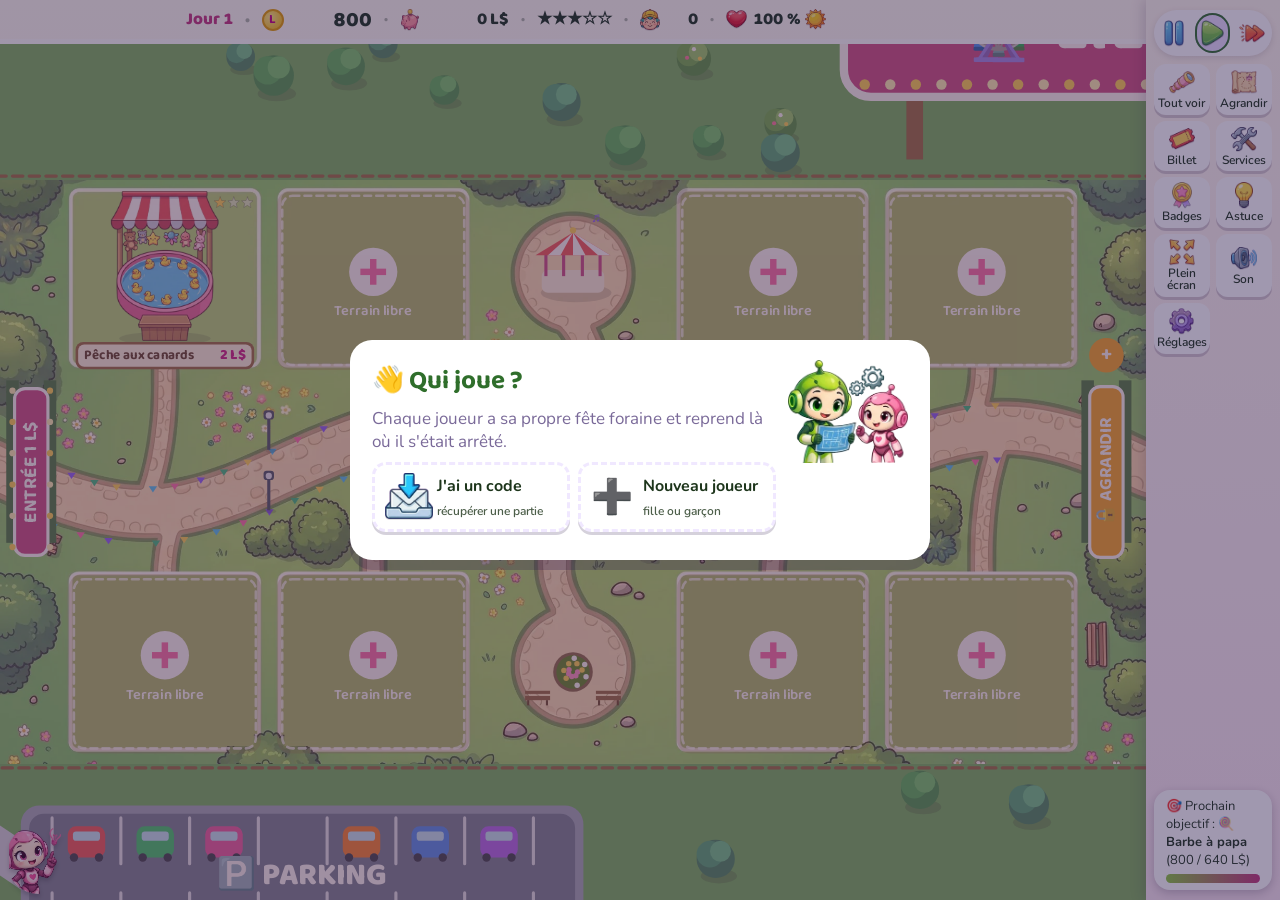
<file: liliparc/index.html>
<!DOCTYPE html>
<html lang="fr">
<head>
<meta charset="utf-8">
<meta name="viewport" content="width=device-width, initial-scale=1, viewport-fit=cover">
<meta name="theme-color" content="#2F6E2B">
<meta name="mobile-web-app-capable" content="yes">
<meta name="apple-mobile-web-app-capable" content="yes">
<meta name="apple-mobile-web-app-status-bar-style" content="black-translucent">
<meta name="apple-mobile-web-app-title" content="Lili Parc">
<link rel="manifest" href="manifest.webmanifest">
<link rel="apple-touch-icon" href="apple-touch-icon.png?v=2">
<title>Lili Parc</title>
<link rel="icon" href="icon-192.png?v=2">
<link rel="preconnect" href="https://fonts.googleapis.com">
<link href="https://fonts.googleapis.com/css2?family=Baloo+2:wght@500;600;700;800&family=Nunito:wght@400;600;700;800&display=swap" rel="stylesheet">
<style>
:root{--pink:#C2367A;--violet:#2F6E2B;--yellow:#F2C230;--green:#2F6E2B;--lime:#8CC63F;--red:#C9531E;--ink:#1D351B}
*{box-sizing:border-box}
body{margin:0;font-family:'Nunito',system-ui,sans-serif;background:linear-gradient(#F2F7EA,#FBE1EE);color:var(--ink);min-height:100vh}
.wrap{max-width:1120px;margin:0 auto;padding:10px max(10px,env(safe-area-inset-right)) max(10px,env(safe-area-inset-bottom)) max(10px,env(safe-area-inset-left))}
html,body{overscroll-behavior:none;-webkit-tap-highlight-color:transparent}
/* Pas de sélection de texte ni de « Toucher pour rechercher » (Chrome Android) quand on touche le jeu */
body{-webkit-user-select:none;user-select:none;-webkit-touch-callout:none}
input,textarea{-webkit-user-select:text;user-select:text}
img{-webkit-user-drag:none;pointer-events:none}
.coin{pointer-events:none}
button,canvas{touch-action:manipulation;-webkit-user-select:none;user-select:none}
.top{display:flex;flex-wrap:wrap;gap:8px;align-items:center;margin-bottom:8px}
.title{font-family:'Baloo 2',sans-serif;font-weight:800;font-size:28px;flex:1 1 240px;color:var(--violet);line-height:1;display:flex;align-items:center;gap:8px}
.title img{width:52px;height:52px;object-fit:contain}
h2,button,.price,.pill{font-family:'Baloo 2',sans-serif}
.title small{display:block;font-size:14px;color:var(--pink);font-weight:600}
.pill{background:#fff;border-radius:999px;padding:6px 14px;font-weight:600;box-shadow:0 3px 0 rgba(45,27,78,.15);display:flex;align-items:center;gap:6px;font-size:17px;white-space:nowrap}
.coin{display:inline-flex;width:22px;height:22px;border-radius:50%;background:radial-gradient(circle at 35% 35%,#ffe680,#f5b400);color:#c2007a;font-weight:700;font-size:13px;align-items:center;justify-content:center;border:2px solid #e19a00;flex:none}
.money{font-size:21px}
.neg{color:var(--red)}
button{font-family:inherit;font-weight:600;border:none;border-radius:14px;padding:8px 14px;font-size:16px;cursor:pointer;background:#fff;color:var(--ink);box-shadow:0 3px 0 rgba(45,27,78,.2);transition:transform .08s}
button:active{transform:translateY(2px);box-shadow:0 1px 0 rgba(45,27,78,.2)}
button.main{background:var(--pink);color:#fff}
button.ok{background:var(--green);color:#fff}
button.sel{background:var(--violet);color:#fff}
.hud-btns button.sel{background:#e9ddff;color:var(--ink);box-shadow:inset 0 0 0 2px var(--violet)}
button:disabled{opacity:.45;cursor:not-allowed}
.speed{display:flex;gap:4px}
.speed button{padding:6px 10px}
.stage{position:relative;border-radius:18px;overflow:hidden;box-shadow:0 6px 0 rgba(45,27,78,.18);background:#7fd36b}
canvas{display:block;width:100%;height:auto;margin:0 auto}
/* Grand écran : le jeu grandit (tant que tout tient en hauteur) et reste net */
@media (min-width:900px) and (min-height:600px){ .wrap{max-width:clamp(800px,calc((100vh - 262px) * 1.964 + 20px),1900px)} }
#installBtn{display:none;background:var(--pink);color:#fff}
#rotate{display:none;position:fixed;inset:0;z-index:30;background:linear-gradient(#F2F7EA,#FBE1EE);flex-direction:column;align-items:center;justify-content:center;text-align:center;padding:24px;gap:12px;font-family:'Baloo 2',sans-serif;font-size:24px;color:var(--violet)}
#rotate img{width:150px}
#rotate .ph{font-size:56px;animation:turn 1.6s ease-in-out infinite}
@keyframes turn{0%,30%{transform:rotate(0)}60%,100%{transform:rotate(-90deg)}}
/* Téléphone debout : on demande de le tourner */
@media (orientation:portrait) and (max-width:700px){ #rotate{display:flex} }
.bottom{display:flex;gap:8px;flex-wrap:wrap;margin-top:10px}
.tip{flex:2 1 320px;background:#fff;border-radius:16px;padding:10px 14px;font-size:16px;display:flex;gap:10px;align-items:center;box-shadow:0 3px 0 rgba(45,27,78,.12)}
.tip .face{width:70px;height:70px;object-fit:contain;flex:none}
#tip{background:#E4F1D3;border-radius:14px;padding:8px 12px;position:relative}
#tip.pinkb{background:#FBE1EE}
.goal{flex:1 1 260px;background:#fff;border-radius:16px;padding:10px 14px;box-shadow:0 3px 0 rgba(45,27,78,.12)}
.bar{height:14px;background:#f0e8ff;border-radius:99px;overflow:hidden;margin-top:6px}
.bar>i{display:block;height:100%;background:linear-gradient(90deg,var(--lime),var(--pink));width:0;transition:width .3s}
.daybar{height:8px;background:rgba(255,255,255,.6)}
.daybar>i{display:block;height:100%;background:var(--yellow);width:0}
.modal{position:fixed;inset:0;background:rgba(45,27,78,.45);display:none;align-items:center;justify-content:center;padding:14px;z-index:10}
.modal.show{display:flex}
.box{background:#fff;border-radius:22px;max-width:580px;width:100%;max-height:92vh;overflow:auto;padding:20px 22px;box-shadow:0 10px 0 rgba(45,27,78,.25);animation:pop .18s ease-out}
@keyframes pop{from{transform:scale(.9);opacity:0}to{transform:scale(1);opacity:1}}
.box .hero{float:right;width:120px;max-height:140px;object-fit:contain;margin:0 0 6px 12px}
.box h2{margin:0 0 6px;color:var(--violet);font-size:26px}
.box p{margin:6px 0;font-size:17px;line-height:1.35}
.row{display:flex;gap:8px;align-items:center;flex-wrap:wrap;margin:10px 0}
.price{display:flex;align-items:center;gap:10px;font-size:22px;font-weight:700}
.price button{font-size:24px;width:48px;height:48px;padding:0}
.mood{font-size:17px;padding:6px 12px;border-radius:12px;font-weight:600}
.m0{background:#dcfce7;color:#166534}.m1{background:#e0f2fe;color:#075985}.m2{background:#fef3c7;color:#92400e}.m3{background:#fee2e2;color:#991b1b}
.cards{display:grid;grid-template-columns:repeat(auto-fill,minmax(160px,1fr));gap:10px;margin-top:10px}
.card{border:3px solid #f0e8ff;border-radius:16px;padding:10px;text-align:center;display:flex;flex-direction:column;gap:4px}
.card .em{font-size:38px}
.card b{font-size:16px}
.card .c{font-weight:700;display:flex;gap:4px;justify-content:center;align-items:center}
.card .miss{font-size:13px;color:#a05}
.card.done{opacity:.4}
table.rep{width:100%;border-collapse:collapse;font-size:17px;margin:8px 0}
table.rep td{padding:6px 4px;border-bottom:1px dashed #e5dcf7}
table.rep td:last-child{text-align:right;font-weight:600}
.plus{color:var(--green)}.minus{color:var(--red)}
.big{font-size:22px;font-weight:700}
input[type=text]{font-family:inherit;font-size:20px;padding:10px 12px;border-radius:12px;border:3px solid #e5dcf7;width:100%}
.small{font-size:14px;color:#7a6a99}
ul.rules{padding-left:20px;font-size:16px;line-height:1.5;margin:8px 0}
#toasts{position:fixed;right:12px;bottom:12px;display:flex;flex-direction:column;gap:10px;z-index:20;max-width:min(420px,calc(100vw - 24px))}
.toast{display:flex;align-items:flex-end;gap:6px;cursor:pointer;animation:slide .35s ease-out}
.toast img{width:92px;height:100px;object-fit:contain;flex:none;filter:drop-shadow(0 3px 2px rgba(0,0,0,.15))}
.toast .bub{background:#fff;border:3px solid var(--lime);border-radius:18px 18px 18px 4px;padding:10px 14px;font-size:15px;box-shadow:0 4px 0 rgba(29,53,27,.15)}
.toast.pinkb .bub{border-color:var(--pink);background:#FFF5FA}
.toast .bub b.t{display:block;font-family:'Baloo 2',sans-serif;font-size:18px;color:var(--violet)}
.toast.pinkb .bub b.t{color:var(--pink)}
.toast.out{opacity:0;transform:translateX(40px);transition:.4s}
@keyframes slide{from{transform:translateX(60px);opacity:0}to{transform:none;opacity:1}}
.right{display:flex;justify-content:flex-end;gap:8px;margin-top:14px;flex-wrap:wrap}
.top{display:flex;flex-wrap:wrap;gap:8px;align-items:center;margin-bottom:8px}
.hud-info{display:flex;flex-wrap:wrap;gap:8px;align-items:center;flex:1 1 auto}
.hud-btns{display:flex;flex-wrap:wrap;gap:6px;align-items:center}
.goalMini{display:none}
/* ===== Téléphone à l'horizontale : infos à gauche, jeu au centre, boutons à droite, sans scroll ===== */
@media (max-height:560px) and (orientation:landscape){
  html,body{height:100%;overflow:hidden}
  .wrap{display:grid;grid-template-columns:auto minmax(0,1fr) auto;grid-template-rows:100%;gap:6px;max-width:none;height:100dvh;
        padding:max(4px,env(safe-area-inset-top)) max(6px,env(safe-area-inset-right)) max(4px,env(safe-area-inset-bottom)) max(6px,env(safe-area-inset-left))}
  .top{display:contents}
  .hud-info{grid-column:1;grid-row:1;flex-direction:column;flex-wrap:nowrap;align-items:stretch;justify-content:center;gap:5px;width:104px;flex:none}
  .hud-btns{grid-column:3;grid-row:1;display:grid;grid-template-columns:repeat(2,40px);gap:5px;align-content:center}
  .hud-btns .speed{display:contents}
  .stage{grid-column:2;grid-row:1;align-self:center;justify-self:center;display:flex;flex-direction:column;max-height:100%;max-width:100%}
  canvas{width:auto;height:auto;max-width:100%;max-height:calc(100dvh - 20px - env(safe-area-inset-top) - env(safe-area-inset-bottom))}
  .title{font-size:15px;flex:none;gap:4px;line-height:1}.title img{width:30px;height:30px}.title small{font-size:11px}
  .pill{padding:3px 6px;font-size:13px;justify-content:center;gap:3px}.money{font-size:15px}.coin{width:17px;height:17px;font-size:10px}
  #stars{font-size:11px;letter-spacing:-1px}
  .hud-btns button,.hud-btns a.pill{width:40px;height:34px;padding:0;font-size:16px;display:flex;align-items:center;justify-content:center;border-radius:11px}
  .lbl{display:none}
  .goalMini{display:block;background:#fff;border-radius:10px;padding:4px 6px;font-size:11px;line-height:1.15;box-shadow:0 3px 0 rgba(45,27,78,.12)}
  .goalMini .bar{height:7px;margin-top:3px}
  #tipBtn{display:flex}
  .bottom{display:none}
  #toasts{right:auto;left:50%;transform:translateX(-50%);bottom:6px;max-width:min(460px,70vw)}
  .toast img{width:56px;height:62px}.toast .bub{font-size:12.5px;padding:6px 10px}.toast .bub b.t{font-size:15px}
  .modal{padding:6px}
  .box{padding:10px 14px;max-width:760px;max-height:96dvh;border-radius:16px}
  .box h2{font-size:19px;margin-bottom:2px}.box p{font-size:13.5px;margin:3px 0;line-height:1.25}.box .hero{width:70px;max-height:80px;margin:0 0 4px 8px}
  table.rep{font-size:13px;margin:4px 0}table.rep td{padding:2px 4px}.big{font-size:16px}
  .row{margin:5px 0;gap:6px}.price{font-size:17px;gap:6px}.price button{width:36px;height:36px;font-size:20px}.mood{font-size:12.5px;padding:4px 8px}
  .box button{padding:5px 10px;font-size:14px}.right{margin-top:6px}
  .cards{grid-template-columns:repeat(4,minmax(0,1fr));gap:4px;margin-top:4px}
  .card.locked{display:none}
  .card{display:grid;grid-template-columns:26px minmax(0,1fr) auto;column-gap:6px;align-items:center;text-align:left;padding:4px 6px;border-width:2px}
  .card.done{display:none}.card .em{grid-column:1;grid-row:1/3;font-size:21px}.card b{grid-column:2;grid-row:1;font-size:12.5px;line-height:1.1;white-space:nowrap;overflow:hidden;text-overflow:ellipsis}
  .card .c{grid-column:2;grid-row:2;justify-content:flex-start;font-size:12px}.card .c .coin{width:14px;height:14px;font-size:9px}.card .miss,.card .small{display:none}.card button{grid-column:3;grid-row:1/3;padding:4px 7px;font-size:12px}
  ul.rules{font-size:12.5px;line-height:1.3;margin:4px 0;padding-left:16px}
  input[type=text]{font-size:16px;padding:5px 8px}
}
.mlist{display:grid;gap:5px;margin:8px 0;max-height:46vh;overflow:auto}
.mrow{display:grid;grid-template-columns:auto 1fr auto auto;gap:8px;align-items:center;padding:6px 10px;border:2px solid #f0e8ff;border-radius:12px;cursor:pointer;font-size:15px}
.mrow.on{background:#D7EDB9;border-color:#8CC63F}
.mrow input{width:20px;height:20px;accent-color:#2F6E2B}
.mrow .me{font-size:12px;color:#4C5E49}.mrow .mw{font-style:normal;font-size:11.5px;color:#C9531E;font-weight:700}
@media (max-height:560px) and (orientation:landscape){ .mlist{grid-template-columns:1fr 1fr;max-height:44dvh;gap:4px} .mrow{padding:3px 6px;font-size:12.5px;gap:5px} .mrow input{width:16px;height:16px} }
.lvls{display:grid;grid-template-columns:repeat(3,1fr);gap:8px;margin:6px 0}
.lvl{display:flex;flex-direction:column;gap:3px;text-align:left;border:3px solid #f0e8ff;padding:8px 10px}
.lvl small{font-family:'Nunito',sans-serif;font-weight:600;font-size:12.5px;color:#4C5E49;line-height:1.25}
.lvl.sel{border-color:var(--pink)!important;background:#FBE1EE!important;color:var(--ink)!important}
.svcgrid{display:grid;grid-template-columns:repeat(2,minmax(0,1fr));gap:8px;margin:8px 0}
.sblk{border:2px solid #f0e8ff;border-radius:14px;padding:8px 10px}
.sblk>b{font-family:'Baloo 2',sans-serif;color:var(--violet)}
.sblk .price button{width:34px;height:34px;font-size:18px}.sblk .price{font-size:16px}
.hrow{display:grid;grid-template-columns:170px 1fr 52px;gap:8px;align-items:center;margin:5px 0;font-size:15px}.hrow .bar{margin:0}
@media (max-height:560px) and (orientation:landscape){
  .lvls{gap:5px}.lvl{padding:4px 7px}.lvl small{font-size:11px;line-height:1.15}
  .svcgrid{gap:5px;margin:4px 0}.sblk{padding:4px 8px}.sblk p{font-size:11.5px!important;margin:2px 0}.sblk .row{margin:2px 0}.sblk .price button{width:28px;height:28px;font-size:16px}.sblk .price{font-size:14px}
  .hrow{grid-template-columns:150px 1fr 44px;font-size:13px;margin:2px 0}
}
.box:has(.pview){max-width:820px}
.pview{display:flex;gap:16px;align-items:flex-start}
.pview .pinfo{flex:1;min-width:0}.pview .pinfo>p:first-child{margin-top:0}
#plotPrev{width:280px;flex:none;aspect-ratio:225/210;border-radius:18px;background:radial-gradient(ellipse at 50% 85%,#cdeec0,#8fdc74 75%);box-shadow:inset 0 0 0 3px rgba(255,255,255,.6)}
@media (max-width:560px){ .pview{flex-direction:column;align-items:center} #plotPrev{width:200px} }
@media (max-height:560px) and (orientation:landscape){ #plotPrev{width:170px} .pview{gap:10px} }
/* Plein écran (ordinateur, tablette) : le jeu prend toute la place */
@media (min-height:561px){ body.fs .wrap{max-width:min(100vw,calc((100vh - 134px) * 1.964 + 20px))!important;padding-top:6px}
  body.fs .bottom{display:none} body.fs .goalMini{display:block;background:#fff;border-radius:12px;padding:4px 10px;font-size:13px;min-width:190px;box-shadow:0 3px 0 rgba(45,27,78,.12)}
  body.fs .goalMini .bar{height:7px;margin-top:3px} body.fs #tipBtn{display:inline-flex} body.fs .top{margin-bottom:4px} }
.ic.av{width:1.6em;height:1.6em;border-radius:50%}.av .ic.av,.wav .ic.av{width:42px;height:42px}#hud .ic.av{width:1.5em;height:1.5em}
.ic.thumb{width:1.8em;height:1.8em;vertical-align:-.5em}.card .em .ic.thumb{width:64px;height:64px}
.ic{width:1.4em;height:1.4em;object-fit:contain;vertical-align:-.32em;flex:none;filter:drop-shadow(0 1px 0 rgba(0,0,0,.12))}
button .ic{pointer-events:none}.badge .bem .ic{width:30px;height:30px}
.bgrid{display:grid;grid-template-columns:repeat(auto-fill,minmax(150px,1fr));gap:7px;margin:6px 0}
@media (min-width:900px) and (min-height:561px){ .box:has(.bgrid){max-width:960px} .bgrid{grid-template-columns:repeat(4,minmax(0,1fr))} }
.badge{border:2px solid #F2C230;background:#FCF1C7;border-radius:14px;padding:6px 8px;display:grid;grid-template-columns:56px 1fr;column-gap:6px;align-items:center}
.badge .bem{grid-row:1/4;font-size:28px;text-align:center}.badge img.bimg{grid-row:1/4;width:52px;height:52px;display:block;filter:drop-shadow(0 2px 1px rgba(0,0,0,.2))}
.badge.off img.bimg{opacity:.7}.badge b{font-family:'Baloo 2',sans-serif;font-size:14px;line-height:1.1}
.badge small{font-size:11.5px;color:#4C5E49;line-height:1.2}.badge .brw{font-size:12px;font-weight:800;color:#2F6E2B}
.badge.off{filter:grayscale(1);opacity:.55;background:#fff;border-color:#e5e7eb}
.card.locked{opacity:.6}.card.mega{border-color:#F2C230;background:#FCF1C7}
@media (max-height:560px) and (orientation:landscape){ .box .desc{display:none} .bgrid{grid-template-columns:repeat(5,minmax(0,1fr));gap:4px} .badge b{white-space:nowrap;overflow:hidden;text-overflow:ellipsis;font-size:11.5px!important} .bgrid+p{margin:2px 0!important} .badge small{display:-webkit-box;-webkit-line-clamp:2;-webkit-box-orient:vertical;overflow:hidden;font-size:9.5px!important;line-height:1.15!important}.badge{padding:3px 5px;grid-template-columns:34px 1fr}.badge .bem{font-size:20px}.badge img.bimg{width:32px;height:32px}.badge b{font-size:12px}.badge small{font-size:10px}.badge .brw{font-size:10.5px} }
.whos{display:grid;grid-template-columns:repeat(auto-fill,minmax(170px,1fr));gap:8px;margin:8px 0}
.who{position:relative}.whob,.whonew{width:100%;display:grid;grid-template-columns:44px 1fr;column-gap:8px;align-items:center;text-align:left;border:3px solid #f0e8ff;padding:8px 10px}
.whob .wav,.whonew .wav{grid-row:1/3;font-size:34px}.whob small,.whonew small{font-family:'Nunito',sans-serif;font-weight:600;font-size:12px;color:#4C5E49}
.whodel{position:absolute;top:4px;right:4px;padding:2px 6px;font-size:13px;box-shadow:none;background:transparent}
.whonew{border-style:dashed}
.avs{display:flex;flex-wrap:wrap;gap:6px;margin:6px 0}.av{font-size:26px;padding:4px 8px;border:3px solid transparent}.av.sel{border-color:var(--pink);background:#FBE1EE}
@media (max-height:560px) and (orientation:landscape){
  .menuc h2{font-size:16px!important;margin:0!important} .menuc .lvl{padding:2px 6px} .menuc .lvl b{font-size:13px} .menuc .right{margin-top:2px} .menuc button{padding:3px 8px;font-size:13px}   .menuc .lvl small,.menuc .instx,.menuc>p.small{display:none} .menuc .lvls{margin:2px 0} .menuc p{margin:2px 0!important} .menuc .row{margin:3px 0}
  .menuc .av{font-size:16px;padding:1px 4px} .menuc input[type=text]{padding:3px 6px;font-size:14px} .menuc .box button{padding:4px 8px}
}
.xfer{display:grid;grid-template-columns:auto 1fr;gap:12px;align-items:start;margin:6px 0}
.qrbox{width:210px;height:210px;display:grid;place-items:center;background:#fff;border:2px solid #f0e8ff;border-radius:12px;font-size:13px;text-align:center;padding:4px}
.qrbox svg{width:100%;height:100%}
#xcode,#icode{width:100%;height:80px;font-family:monospace;font-size:11px;border:2px solid #e5dcf7;border-radius:10px;padding:6px;word-break:break-all;resize:none}
@media (max-height:560px) and (orientation:landscape){ .qrbox{width:190px;height:190px} #xcode{height:64px} .xright .small{font-size:11px!important} }

/* ---------- Mise en page plein écran : la map prend tout l'écran, tout le reste flotte par-dessus ---------- */
html,body{height:100%;margin:0;overflow:hidden;overscroll-behavior:none}
.app{height:100dvh;background:#5fae4e}
#cvWrap{position:relative;width:100%;height:100%;overflow:hidden}
#cv{position:absolute;inset:0;width:100%!important;height:100%!important;max-width:none!important;max-height:none!important;display:block}
#cvWrap .daybar{position:absolute;left:0;right:0;top:0;height:5px;z-index:2;background:rgba(255,255,255,.45)}
#ov{position:absolute;inset:0;pointer-events:none;z-index:3;padding:env(safe-area-inset-top) env(safe-area-inset-right) env(safe-area-inset-bottom) env(safe-area-inset-left)}
#ov>*{pointer-events:auto}
#hud{position:absolute;top:12px;left:max(10px,env(safe-area-inset-left));display:flex;gap:4px;align-items:center;background:rgba(255,253,248,.94);border-radius:999px;padding:5px 14px;box-shadow:0 3px 10px rgba(42,31,61,.3);font-family:'Baloo 2',sans-serif;font-weight:800;font-size:17px;white-space:nowrap;max-width:calc(100% - 260px);overflow:hidden}
#hud>span{display:inline-flex;align-items:center;gap:4px}
/* chiffres de largeur fixe : la barre ne bouge pas quand les montants changent */
#hud{font-variant-numeric:tabular-nums}
#money,#bankAmt,#visCount,#healthVal{display:inline-block;text-align:right}
#money{min-width:6.3em}#bankAmt{min-width:7.6em}#visCount{min-width:2.6em}#healthVal{min-width:1.9em}
#hud>span+span::before{content:'·';margin:0 6px;opacity:.35}
#hud .ic{width:1.2em;height:1.2em}
#parkName{color:var(--pink)}
#ctrl{position:absolute;top:10px;right:max(10px,env(safe-area-inset-right));display:flex;gap:6px;align-items:center}
#ctrl button,#ctrl .speed button{width:44px;height:44px;padding:0;border-radius:999px;display:flex;align-items:center;justify-content:center;background:rgba(255,253,248,.95);box-shadow:0 3px 10px rgba(42,31,61,.3);font-size:20px}
#ctrl .speed{display:flex;gap:4px;background:rgba(255,253,248,.6);border-radius:999px;padding:3px}
#ctrl .speed button{width:38px;height:38px;box-shadow:none}
#ctrl button.sel{background:#e9ddff;box-shadow:inset 0 0 0 2px var(--violet)}
#ctrl .lbl{display:none}
#ctrl .ic{width:26px;height:26px}
#moreList{position:absolute;top:62px;right:max(10px,env(safe-area-inset-right));display:none;flex-direction:column;gap:6px;background:rgba(255,253,248,.97);padding:8px;border-radius:16px;box-shadow:0 6px 18px rgba(42,31,61,.3);min-width:190px;max-height:calc(100% - 80px);overflow:auto}
#moreList.open{display:flex}
#moreList #tipBtn{display:flex}#moreList .lbl{display:inline!important}#ctrl .lbl{display:none!important}
#moreList button{box-shadow:none;background:#F1ECF7;text-align:left;display:flex;align-items:center;gap:6px;width:100%}
#moreList button.sel{background:#e9ddff}
#moreList #installBtn{display:none;background:var(--pink);color:#fff}
#tipBox{position:absolute;left:max(10px,env(safe-area-inset-left));bottom:10px;display:flex;align-items:flex-end;gap:4px;max-width:min(560px,48%);cursor:pointer}
#tipBox img{width:64px;height:70px;object-fit:contain;flex:none;filter:drop-shadow(0 3px 2px rgba(0,0,0,.2))}
#tip{background:rgba(255,253,248,.95);border:3px solid var(--lime);border-radius:16px 16px 16px 4px;padding:7px 12px;font-size:14px;line-height:1.3;box-shadow:0 3px 10px rgba(42,31,61,.25)}
#tip.pinkb,#tipBox.pinkb #tip{border-color:var(--pink)}
#goalBox{position:absolute;right:max(10px,env(safe-area-inset-right));bottom:12px;width:min(380px,40%);background:rgba(255,253,248,.95);border-radius:16px;padding:7px 12px;box-shadow:0 3px 10px rgba(42,31,61,.25);font-size:14px}
#goalBox .bar{height:9px;margin-top:5px}
#toasts{bottom:auto!important;top:66px!important;left:50%!important;right:auto!important;transform:translateX(-50%)!important}
@media (max-height:560px),(max-width:760px){
  #hud{top:8px;font-size:13px;padding:3px 10px;max-width:calc(100% - 210px)} #hud>span+span::before{margin:0 3px}
  #ctrl{top:6px;gap:4px} #ctrl button{width:36px;height:36px;font-size:17px} #ctrl .speed button{width:31px;height:31px} #ctrl .ic{width:21px;height:21px}
  #moreList{top:48px;min-width:160px;padding:6px;gap:4px} #moreList button{font-size:13px;padding:5px 8px}
  #tipBox{bottom:6px;max-width:52%} #tipBox img{width:40px;height:44px} #tip{font-size:11.5px;padding:4px 8px;border-width:2px}
  #goalBox{bottom:6px;width:min(260px,38%);font-size:11.5px;padding:4px 9px} #goalBox .bar{height:6px;margin-top:3px}
  #toasts{top:50px!important}
  #tip{display:-webkit-box;-webkit-line-clamp:2;-webkit-box-orient:vertical;overflow:hidden;max-width:300px}
  #goalBox{width:min(210px,30%)} #goalTxt{white-space:nowrap;overflow:hidden;text-overflow:ellipsis}
}

/* ---------- Map à gauche, panneau de boutons à droite ---------- */
:root{--pw:clamp(118px,10.5vw,190px);--hh:44px}
#cv{right:auto!important;width:calc(100% - var(--pw))!important;top:var(--hh)!important;height:calc(100% - var(--hh))!important}
#cvWrap{background:linear-gradient(#FFF8EC,#FBE7F1)}
#ov{right:var(--pw)!important}
#cvWrap .daybar{right:var(--pw);top:calc(var(--hh) - 5px)!important}
#panel{position:absolute;top:0;right:0;bottom:0;width:var(--pw);z-index:4;background:linear-gradient(#FFF8EC,#FBE7F1);box-shadow:-3px 0 12px rgba(42,31,61,.18);
  display:flex;flex-direction:column;gap:8px;padding:max(10px,env(safe-area-inset-top)) max(8px,env(safe-area-inset-right)) max(10px,env(safe-area-inset-bottom)) 8px;overflow:auto}
#panel .speed{display:flex;gap:4px;justify-content:center;background:#fff;border-radius:999px;padding:3px;box-shadow:0 2px 6px rgba(42,31,61,.15)}
#panel .speed button{flex:1;height:40px;padding:0;border-radius:999px;box-shadow:none;background:transparent;display:flex;align-items:center;justify-content:center}
#panel .speed button.sel{background:#e9ddff;box-shadow:inset 0 0 0 2px var(--violet)}
#panel .ic{width:26px;height:26px}
.pbtns{display:grid;grid-template-columns:1fr 1fr;gap:6px}
.pbtns button{display:flex;flex-direction:column;align-items:center;justify-content:center;gap:2px;padding:5px 1px;font-size:12px;line-height:1.05;border-radius:12px;min-height:50px;overflow:hidden}
.pbtns button .em{font-size:22px;line-height:1}
.pbtns button .lbl{display:block!important}
.pbtns button.sel{background:#e9ddff}
#panel #installBtn{display:none;background:var(--pink);color:#fff}
#panel #goalBox{position:static;width:auto;margin-top:auto;font-size:13px;background:#fff}
#tipBox .x{align-self:flex-start;margin-left:-14px;margin-top:-6px;width:22px;height:22px;border-radius:50%;background:#fff;box-shadow:0 2px 5px rgba(0,0,0,.2);font-size:12px;display:flex;align-items:center;justify-content:center;flex:none}
#tipBox.hide{display:none}
#tipBox{max-width:min(560px,62%)!important}
#toasts{left:calc((100% - var(--pw))/2)!important}
@media (max-height:560px),(max-width:760px){
  .pbtns{gap:4px} .pbtns button{min-height:0;padding:3px 1px;font-size:9.5px;border-radius:10px} .pbtns button .em{font-size:17px} #panel .ic{width:20px;height:20px}
  #panel{gap:5px;padding-top:max(6px,env(safe-area-inset-top));padding-bottom:max(6px,env(safe-area-inset-bottom))} #panel .speed button{height:30px}
  #panel #goalBox{font-size:10.5px;padding:4px 7px} #panel #goalTxt{white-space:normal;display:-webkit-box;-webkit-line-clamp:2;-webkit-box-orient:vertical;overflow:hidden}
  #hud{max-width:calc(100% - 20px)!important}
}

#hud{top:0!important;left:0!important;right:var(--pw);max-width:none!important;height:calc(var(--hh) - 5px);border-radius:0!important;box-shadow:none!important;background:transparent!important;padding:0 12px!important;justify-content:center}
#money{min-width:4em!important}#bankAmt{min-width:5em!important}#visCount{min-width:2em!important}#hud>span+span::before{margin:0 8px!important}
@media (max-height:560px),(max-width:760px){ :root{--hh:30px} #hud{font-size:13px!important} }
/* Astuce : juste la tête d'Ellie ou de Livia ; un halo quand il y a un nouveau conseil ; on touche pour le lire */
#tipBox{left:6px!important;bottom:6px!important;align-items:flex-end}
#tipBox.closed #tip,#tipBox.closed .x{display:none}
#tipBox img{transition:transform .2s}
#tipBox.new img{animation:halo 1.4s ease-in-out infinite;border-radius:50%}
@keyframes halo{0%,100%{filter:drop-shadow(0 0 4px #fff) drop-shadow(0 0 8px #ffd23f);transform:scale(1)}50%{filter:drop-shadow(0 0 10px #fff) drop-shadow(0 0 18px #ffd23f);transform:scale(1.08)}}

/* ---------- Fenêtre Réglages ---------- */
.box:has(.menuc){max-width:640px}
.menuc h2{margin:0 0 8px}
.menuc .mgrid{display:grid;grid-template-columns:1fr 1fr;gap:8px}
.menuc .mcard{background:#F7F2FC;border-radius:14px;padding:8px 10px;margin-bottom:8px}
.menuc .mt{display:block;font-family:'Baloo 2',sans-serif;font-size:15px;color:var(--violet);margin-bottom:4px}
.menuc label{display:flex;flex-direction:column;font-size:12px;font-weight:700;color:#6b5a8a;gap:2px;flex:1;min-width:0}
.menuc input[type=text]{width:100%;padding:6px 10px;font-size:15px;border:2px solid #e5dcf7;border-radius:10px;font-family:inherit}
.menuc .mprof{display:flex;gap:10px;align-items:center}
.menuc .avbig{position:relative;padding:0;width:58px;height:58px;border-radius:50%;flex:none;background:#fff}
.menuc .avbig .ic.av{width:58px;height:58px}
.menuc .avbig span{position:absolute;right:-4px;bottom:-4px;font-size:13px;background:#fff;border-radius:50%;width:22px;height:22px;display:flex;align-items:center;justify-content:center;box-shadow:0 1px 3px rgba(0,0,0,.25)}
.menuc .lvls{grid-template-columns:repeat(3,1fr);margin:0}
.menuc .lvl{padding:6px 8px;align-items:center;text-align:center}
.menuc .lvld{margin:6px 2px 0}
.menuc .mtiles{display:grid;grid-template-columns:repeat(4,1fr);gap:6px;margin-bottom:6px}
.menuc .mtiles button{display:flex;flex-direction:column;align-items:center;gap:3px;padding:8px 4px;font-size:13px;line-height:1.1}
.menuc .mtiles button .ic{width:30px;height:30px}
.menuc .minst summary{cursor:pointer;font-size:13px;font-weight:700;color:#6b5a8a}
.menuc .avgrid{display:grid;grid-template-columns:repeat(8,1fr);gap:8px;margin:8px 0}
.menuc .avgrid .av{padding:4px;border-radius:50%;background:#fff}.menuc .avgrid .av .ic.av{width:100%;height:auto;aspect-ratio:1}
@media (max-height:560px),(max-width:560px){
  .menuc .mcard{padding:5px 8px;margin-bottom:5px} .menuc .mt{font-size:13px;margin-bottom:2px} .menuc input[type=text]{padding:3px 8px;font-size:14px}
  .menuc .avbig,.menuc .avbig .ic.av{width:44px;height:44px} .menuc .mtiles button{padding:4px 2px;font-size:11.5px} .menuc .mtiles button .ic{width:24px;height:24px}
  .menuc .lvl b{font-size:12.5px} .menuc .lvld{font-size:11px;margin-top:3px} .menuc .avgrid{gap:5px}
}
</style>
</head>
<body>
<div class="app"><div id="cvWrap">
  <canvas id="cv"></canvas>
  <div class="daybar"><i id="dayFill"></i></div>
  <!-- Couche posée sur la map : infos, boutons, astuce, objectif -->
  <div id="ov">
    <div id="hud">
      <span id="parkName"></span>
      <span class="money" title="Ton porte-monnaie"><span class="coin">L</span><span id="money">0</span></span>
      <span id="bankPill" title="Ta tirelire" style="cursor:pointer">🐷 <span id="bankAmt">0</span></span>
      <span id="stars" title="Note des visiteurs">★★★☆☆</span>
      <span title="Visiteurs dans le parc">🧒 <span id="visCount">0</span></span>
      <span id="healthPill" title="Santé du parc et météo" style="cursor:pointer"><img class="ic" src="img/ui/coeur.webp" alt=""><span id="healthVal">100</span>% <span id="wxIcon">☀️</span></span>
    </div>
    <div id="tipBox" class="closed"><img id="tipImg" src="img/lili-explique.webp" alt=""><div id="tip">Bienvenue !</div><span class="x">✕</span></div>
  </div>
  <div id="panel">
    <div class="speed">
      <button id="spd0" title="Pause"><img class="ic" src="img/ui/pause.webp" alt=""></button>
      <button id="spd1" class="sel" title="Vitesse normale"><img class="ic" src="img/ui/play.webp" alt=""></button>
      <button id="spd2" title="Rapide"><img class="ic" src="img/ui/vitesse.webp" alt=""></button>
    </div>
    <div class="pbtns">
      <button id="zoomBtn" title="Voir tout le parc"><img class="ic" src="img/ui/longue-vue.webp" alt=""><span class="lbl">Tout voir</span></button>
      <button id="zoneBtn" title="Changer de zone"><img class="ic" src="img/ui/mondes.webp" alt=""><span class="lbl">Agrandir</span></button>
      <button id="ticketBtn" title="Billet d'entrée"><span class="em">🎟️</span><span class="lbl">Billet</span></button>
      <button id="svcBtn" title="Services du parc"><span class="em">🛠️</span><span class="lbl">Services</span></button>
      <button id="badgeBtn" title="Mes badges"><img class="ic" src="img/ui/medaille.webp" alt=""><span class="lbl">Badges</span></button>
      <button id="tipBtn" title="Astuce"><span class="em">💡</span><span class="lbl">Astuce</span></button>
      <button id="fsBtn" title="Plein écran"><img class="ic" src="img/ui/plein-ecran.webp" alt=""><span class="lbl">Plein écran</span></button>
      <button id="soundBtn" title="Son"><span class="em">🔊</span><span class="lbl">Son</span></button>
      <button id="installBtn" title="Installer l'application"><span class="em">📲</span><span class="lbl">Installer</span></button>
      <button id="menuBtn" title="Réglages"><img class="ic" src="img/ui/menu.webp" alt=""><span class="lbl">Réglages</span></button>
    </div>
    <div id="goalBox"><div id="goalTxt">Objectif</div><div class="bar"><i id="goalFill"></i></div>
      <div style="display:none"><div id="goalMiniTxt"></div><i id="goalMiniFill"></i></div></div>
  </div>
</div></div>
<div id="rotate"><img src="img/lili-coucou.webp" alt=""><div class="ph">📱</div><div>Tourne ton téléphone<br>pour jouer à Lili Parc !</div></div>
<div id="toasts"></div>
<div class="modal" id="modal"><div class="box" id="box"></div></div>

<script>
// ================== DONNÉES ==================
const DEFS = [
  {id:'canards',  name:'Pêche aux canards',     em:'🦆', cost:50,    fair:2,  interval:2.0, ride:2.5, maint:3,   fun:1,  desc:"Attrape un canard et gagne un petit cadeau !"},
  {id:'barbe',    name:'Barbe à papa',          em:'🍭', cost:80,    fair:3,  interval:2.2, ride:1.5, maint:5,   fun:1,  desc:"Un gros nuage rose tout sucré."},
  {id:'churros',  name:'Churros',               em:'🥨', cost:150,   fair:3,  interval:2.0, ride:1.5, maint:8,   fun:1,  desc:"Des churros tout chauds avec plein de sucre !"},
  {id:'chamboule',name:'Chamboule-tout',        em:'🥫', cost:250,   fair:4,  interval:2.2, ride:2,   maint:10,  fun:2,  desc:"Fais tomber toutes les boîtes avec une balle !"},
  {id:'trampo',   name:'Trampolines',           em:'🤸', cost:400,   fair:4,  interval:1.6, ride:3,   maint:15,  fun:2,  desc:"Boing ! Boing ! On saute jusqu'au ciel !"},
  {id:'carrousel',name:'Carrousel',             em:'🎠', cost:600,   fair:5,  interval:1.2, ride:4,   maint:25,  fun:3,  desc:"Les chevaux de bois qui tournent en musique."},
  {id:'train',    name:'Petit train',           em:'🚂', cost:900,   fair:5,  interval:1.1, ride:4,   maint:35,  fun:3,  desc:"Tchou tchou ! Tout le monde en voiture !"},
  {id:'tasses',   name:'Tasses tournantes',     em:'☕', cost:1200,  fair:6,  interval:1.0, ride:4,   maint:45,  fun:3,  desc:"On tourne, on tourne… la tête qui tourne !"},
  {id:'autos',    name:'Autos tamponneuses',    em:'🚗', cost:1600,  fair:7,  interval:1.0, ride:4,   maint:55,  fun:4,  desc:"Bim ! Bam ! Boum ! On se rentre dedans."},
  {id:'chateau',  name:'Château gonflable',     em:'🏰', cost:2200,  fair:6,  interval:0.9, ride:4,   maint:65,  fun:4,  desc:"Un château tout mou où on rebondit partout."},
  {id:'pirate',   name:'Bateau pirate',         em:'🏴‍☠️', cost:3000, fair:8,  interval:0.9, ride:5,   maint:85,  fun:5,  desc:"À l'abordage ! Le bateau se balance très haut."},
  {id:'roue',     name:'Grande roue',           em:'🎡', cost:4000,  fair:8,  interval:0.9, ride:5,   maint:100, fun:5,  desc:"Tout là-haut, on voit toute la fête !"},
  {id:'chaises',  name:'Chaises volantes',      em:'🪂', cost:7000,  fair:9,  interval:0.8, ride:5,   maint:120, fun:6,  desc:"On vole en rond, les pieds dans le vide !"},
  {id:'cirque',   name:'Grand chapiteau',       em:'🎪', cost:8500,  fair:10, interval:0.8, ride:5,   maint:140, fun:6,  desc:"Jongleurs, acrobates et clowns sous le grand chapiteau !"},
  {id:'fantome',  name:'Train fantôme',         em:'👻', cost:10000, fair:10, interval:0.8, ride:5,   maint:150, fun:6,  desc:"Hou hou… même pas peur !"},
  {id:'riviere',  name:'Rivière sauvage',       em:'🛶', cost:14000, fair:12, interval:0.7, ride:5,   maint:190, fun:7,  desc:"En bateau sur la rivière… et SPLASH dans la grande descente !"},
  {id:'chute',    name:'Tour de chute',         em:'🗼', cost:18000, fair:13, interval:0.7, ride:4,   maint:220, fun:8,  desc:"On monte tout doucement… et AAAAH ça tombe !"},
  {id:'pendule',  name:'Pendule géant',         em:'🌀', cost:28000, fair:14, interval:0.6, ride:5,   maint:270, fun:10, desc:"Le grand bras se balance jusqu'au ciel en tournant sur lui-même !"},
  {id:'huit',     name:'Grand Huit Galactique', em:'🎢', cost:40000, fair:15, interval:0.6, ride:6,   maint:320, fun:12, desc:"L'attraction à sensation la plus folle de l'univers !"},
  {id:'arcenciel',name:'Toboggan Arc-en-ciel', em:'🌈', cost:6000,  fair:10, interval:0.7, ride:4,   maint:110, fun:9,  mega:3, desc:"MÉGA-ATTRACTION BONUS : un toboggan géant aux couleurs de l'arc-en-ciel !"},
  {id:'dragon',   name:'Dragon Volant',         em:'🐉', cost:15000, fair:14, interval:0.6, ride:5,   maint:200, fun:12, mega:6, desc:"MÉGA-ATTRACTION BONUS : on vole sur le dos d'un dragon qui ondule dans le ciel !"},
  {id:'robot',    name:'Lili-Robot Géant',      em:'🤖', cost:30000, fair:18, interval:0.5, ride:6,   maint:280, fun:16, mega:9, desc:"MÉGA-ATTRACTION BONUS : un robot géant fait tourner les nacelles dans ses bras !"},
];
// Échelle réaliste : chaque petit personnage = un groupe de GROUP visiteurs.
// Les prix des tickets restent « par personne » ; les coûts sont multipliés par MUL pour garder la même difficulté.
// Niveau 1 : petits montants (1 personnage = 1 visiteur, prix de base). Niveaux 2-3 : ×8.
let GROUP=8, MUL=8;
const scaleFor=lvl=>(lvl||2)>=2?8:1;
const SC=()=>MUL/8;
const nb=n=>MUL>=8?n:(n>=1000?Math.round(n/8/100)*100:n/8>=100?Math.round(n/8/10)*10:Math.round(n/8/5)*5);   // facteur appliqué aux montants « niveau 2 » (badges, événements)
DEFS.forEach(d=>{ d.base={cost:d.cost,maint:d.maint}; });
function applyScale(){ GROUP=MUL=scaleFor(S&&S.level); DEFS.forEach(d=>{ d.cost=d.base.cost*MUL; d.maint=d.base.maint*MUL; }); ZONE_COST=1500*MUL; }
const DEF = Object.fromEntries(DEFS.map(d=>[d.id,d]));
let ZONE_COST=12000; const W=1100, H=560, NZ=2, DAY=60, MAXQ=6, BANK_RATE=0.05, SAVE_KEY='lilipark-v1';

// ================== ÉTAT ==================
let S; // état sauvegardé
let day;  // stats du jour
let visitors=[], floats=[], confetti=[];
let view=0, speed=1, modalOpen=false, soundOn=true, spawnAcc=0, animT=0;
const runtime = Array.from({length:16},()=>({queue:[],timer:0}));

// ================== BADGES ==================
const BADGES=[
  {id:'v50',   em:'👥', name:'Premiers fans',       desc:'{n} visiteurs en une journée', n:300,             reward:800,  test:()=>day.entries>=nb(300)},
  {id:'v100',  em:'💯', name:'Plein de monde !',     desc:'{n} visiteurs en une journée', n:1000,           reward:2400, test:()=>day.entries>=nb(1000)},
  {id:'save1', em:'🐷', name:'Petit épargnant',     desc:'{n} L$ dans la tirelire', n:4000,                reward:1200, test:()=>S.bank>=nb(4000)},
  {id:'build8',em:'🎠', name:'Collectionneur',      desc:'8 attractions en même temps',              reward:4000, test:()=>S.plots.filter(Boolean).length>=8},
  {id:'star',  em:'🌟', name:'Parc 5 étoiles',      desc:'Note des visiteurs de 4,5 ★ ou plus',      reward:6400, test:()=>S.stars>=4.5},
  {id:'v250',  em:'🎉', name:'Grosse foule',        desc:'{n} visiteurs en une journée', n:2000,           reward:8000, test:()=>day.entries>=nb(2000)},
  {id:'event3',em:'🎅', name:'Organisateur',        desc:'3 événements réussis',                     reward:8000, test:()=>(S.evDone||0)>=3},
  {id:'save2', em:'🏦', name:'Grand épargnant',     desc:'{n} L$ dans la tirelire', n:80000,               reward:12000, test:()=>S.bank>=nb(80000)},
  {id:'build16',em:'🗺️', name:'Parc complet',       desc:'16 attractions en même temps',             reward:16000, test:()=>S.plots.filter(Boolean).length>=16},
  {id:'v500',  em:'🏟️', name:'Fête géante',         desc:'{n} visiteurs en une journée', n:4000,           reward:24000, test:()=>day.entries>=nb(4000)},
  {id:'rich',  em:'💰', name:'Grand forain',        desc:'{n} L$ gagnés en tout', n:800000,                reward:24000, test:()=>S.totalEarned>=nb(800000)},
  {id:'clean', em:'🧹', name:'Parc tout propre',    desc:'5 soirs de suite à 90 % de propreté',      reward:4800, lvl:2, streak:'clean',  need:5},
  {id:'safe',  em:'🛡️', name:'Parc sécurisé',       desc:'Sécurité + secours, et 5 soirs sans visiteur effrayé (500 visiteurs ou plus)', reward:6400, lvl:2, streak:'safe', need:5},
  {id:'health',em:'❤️', name:'Parc en pleine forme', desc:'7 soirs de suite avec une santé de 95 % ou plus', reward:12000, lvl:2, streak:'health', need:7},
  {id:'anniv', em:'🎂', name:'Joyeux anniversaire', desc:'Fêter les 100 jours du parc',               reward:8000, test:()=>(S.annivDone||[]).includes(100)},
  {id:'flower',em:'🌳', name:'Parc fleuri',         desc:'7 soirs de suite avec des espaces verts à 90 %', reward:6400, lvl:3, streak:'green', need:7},
];
const bdesc=b=>b.desc.replace('{n}',fmt(nb(b.n||0)));
const brew=b=>Math.round(b.reward*SC());
const badgeList=()=>BADGES.filter(b=>lv()>=(b.lvl||1));
function badgeOK(b){ return b.streak?((S.streak||{})[b.streak]||0)>=b.need:b.test(); }
function checkBadges(){
  if(!S) return; S.badges=S.badges||[];
  for(const b of badgeList()){ if(S.badges.includes(b.id) || !badgeOK(b)) continue;
    S.badges.push(b.id); S.money+=brew(b); tada();
    toast('badges/'+b.id+'.webp',`🏅 Badge « ${b.name} »`,`${bdesc(b)}. Bravo ! Tu gagnes <b>+${fmt(brew(b))} L$</b>.`);
    const mg=DEFS.find(d=>d.mega===S.badges.length);
    if(mg) setTimeout(()=>toast('livia-mission',`Méga-attraction débloquée !`,`Avec ${mg.mega} badges, tu peux construire <b>${mg.em} ${mg.name}</b> ! Il faudra peut-être démolir une attraction pour lui faire de la place.`),900);
    save(); return; }
}
function updateStreaks(base){
  const st=S.streak=S.streak||{}, inc=(k,ok)=>{ st[k]=ok?(st[k]||0)+1:0; };
  if(lv()>=2){ inc('clean',100-(S.dirt||0)>=90); inc('health',base.health>=95);
    if(base.refFear>0) st.safe=0; else if(S.svc.secu&&S.svc.secours&&base.entries>=SVC.secu.need) st.safe=(st.safe||0)+1; }
  if(lv()>=3) inc('green',(S.green??100)>=90);
}
function openBadges(){
  const got=S.badges||[], list=badgeList();
  const cards=list.map(b=>{ const ok=got.includes(b.id), pr=b.streak&&!ok?` · série ${(S.streak||{})[b.streak]||0}/${b.need}`:'';
    return `<div class="badge ${ok?'':'off'}"><img class="bimg" src="badges/${b.id}.webp" alt="${b.em}"><b>${b.name}</b><small>${bdesc(b)}${pr}</small><span class="brw">${ok?'✅ ':''}+${fmt(brew(b))} L$</span></div>`; }).join('');
  const megas=DEFS.filter(d=>d.mega).map(d=>`<div class="badge ${got.length>=d.mega?'':'off'}"><div class="bem">${got.length>=d.mega?d.em:ic('cadenas')}</div><b>${d.name}</b><small>${got.length>=d.mega?'Débloquée ! Construis-la sur un terrain libre.':'Avec '+d.mega+' badges'}</small><span class="brw">${fmt(d.cost)} L$</span></div>`).join('');
  openModal(`<h2>🏅 Mes badges : ${got.length} / ${list.length}</h2>
    <p class="small desc">Chaque badge rapporte des LiliDollars. Avec 3, 6 et 9 badges, tu débloques les méga-attractions bonus !</p>
    <div class="bgrid">${cards}</div><p><b>✨ Méga-attractions bonus</b></p><div class="bgrid">${megas}</div>
    <div class="right"><button class="main" onclick="closeModal()">OK</button></div>`,'duo-equipe');
}

// ================== ÉVÉNEMENTS SPÉCIAUX ==================
// Proposés certains soirs pour le lendemain. On paie le lendemain matin (porte-monnaie puis tirelire).
// Pas assez d'argent à ce moment-là ? L'événement est raté : il fallait penser à épargner !
const EVENTS=[
  {id:'noel',    em:'🎅', name:'La visite du Père Noël',        vis:4,   k:1.0, min:2400, img:'livia-mission', miss:"le Père Noël n'a pas pu venir", effect:'4 fois plus de visiteurs (+300 %)',
   desc:"Le Père Noël vient dire bonjour aux enfants : tout le monde veut le voir !"},
  {id:'feu',     em:'🎆', name:"Le grand feu d'artifice",       vis:2.5, k:0.5, min:1200, img:'lili-contente', miss:"le feu d'artifice n'a pas pu avoir lieu", effect:'2,5 fois plus de visiteurs (+150 %)',
   desc:"Boum ! Des feux d'artifice toute la journée : les visiteurs arrivent de partout."},
  {id:'concert', em:'🎤', name:"Le concert d'Ellie et Livia",   vis:1.8, gen:1.4, k:0.5, min:1200, img:'duo-victoire', miss:"le concert n'a pas pu avoir lieu", effect:'+80 % de visiteurs, et ils acceptent de payer plus cher',
   desc:"Un concert sur la grande allée : les visiteurs sont de si bonne humeur qu'ils dépensent plus."},
  {id:'parade',  em:'🤡', name:'La parade des clowns',          vis:2,   stars:0.4, k:0.4, min:800, img:'lili-coucou', miss:"les clowns ne sont pas venus", effect:'2 fois plus de visiteurs, et la note de ta fête monte',
   desc:"Des clowns rigolos défilent dans les allées. Tout le monde rit !"},
  {id:'ecole',   em:'🚌', name:'La sortie des écoles',          vis:3,   money:0.5, k:0.6, min:800, img:'livia-idee', miss:"les écoles ne sont pas venues", effect:'3 fois plus de visiteurs… mais avec peu d\'argent de poche',
   desc:"Plein de classes viennent visiter la fête avec leurs maîtresses !"},
  {id:'anniv',   em:'🎂', name:"L'anniversaire du parc",        vis:3,   gen:1.3, stars:0.3, k:0, min:0, special:true, img:'duo-victoire', miss:'', effect:'3 fois plus de visiteurs, tous de bonne humeur',
   desc:"Gâteau géant, ballons et feu d'artifice : toute la région vient fêter le parc !"},
];
const EV=Object.fromEntries(EVENTS.map(e=>[e.id,e]));
// ---- Anniversaires du parc : tous les 100 jours, et le jour 365 ----
const isMilestone=d=>d>0&&(d%100===0||d===365);
function pendingMilestone(){ const done=S.annivDone||[]; for(let d=S.dayNum; d>=100; d--) if(isMilestone(d)) return done.includes(d)?0:d; return 0; }
function startAnniv(){
  const m=pendingMilestone(); if(!m) return false;
  S.annivDone=(S.annivDone||[]); for(let d=100; d<=m; d++) if(isMilestone(d)&&!S.annivDone.includes(d)) S.annivDone.push(d);
  const gift=(m===365?2000:1000)*MUL;
  S.money+=gift; day.event='anniv'; day.eventCost=0; day.annivDay=m; day.annivGift=gift; fx=[];
  for(let k=0;k<220;k++) confetti.push(mkConf(rnd(0,SW),rnd(-120,0)));
  tada(); setTimeout(tada,450); setTimeout(tada,900);
  const built=S.plots.filter(Boolean).length, nb=(S.badges||[]).length;
  openModal(`<h2>🎂 Joyeux anniversaire, ${S.name.replace(/</g,'&lt;')} !</h2>
    <p style="font-size:19px">Ta fête foraine a <b>${m===365?'1 an':m+' jours'}</b> ! Aujourd'hui, on fait une grande fête dans le parc : gâteau géant, ballons et feu d'artifice. Les visiteurs vont venir en masse !</p>
    <table class="rep">
      <tr><td>💰 Gagné depuis le début</td><td class="plus">${fmt(S.totalEarned)} L$</td></tr>
      <tr><td>🎠 Attractions dans le parc</td><td>${built}</td></tr>
      <tr><td>🧒 Meilleure journée</td><td>${fmt(S.bestDay||0)} visiteurs</td></tr>
      <tr><td>🏅 Badges</td><td>${nb}</td></tr>
      <tr><td>🎁 Cadeau d'Ellie et Livia</td><td class="plus">+ ${fmt(gift)} L$</td></tr>
    </table>
    <div class="right"><button class="main" onclick="closeModal()">🎉 C'est la fête !</button></div>`,'duo-victoire');
  save(); return true;
}
const round50=n=>MUL>=8?Math.max(100,Math.round(n/100)*100):Math.max(50,Math.round(n/50)*50);
function avgIncome(){ const h=S.incHist||[]; return h.length?h.reduce((a,b)=>a+b,0)/h.length:50*MUL; }
function eventCost(ev){ return Math.max(ev.min*SC(), round50(avgIncome()*ev.k)); }
function maybeOfferEvent(){
  S.lastOffer=S.lastOffer||0;
  if(S.booked || S.dayNum<4) return false;
  const since=S.dayNum-S.lastOffer;
  if(since<3 || (since<6 && Math.random()<0.5)) return false;
  const pool=EVENTS.filter(e=>!e.special&&e.id!==S.lastEv); const ev=pool[Math.floor(Math.random()*pool.length)];
  S.lastOffer=S.dayNum; S.lastEv=ev.id; S.offer={id:ev.id,cost:eventCost(ev)}; save();
  const total=S.money+S.bank, ok=total>=S.offer.cost;
  openModal(`<h2>${ev.em} Demain : ${ev.name} !</h2><p>${ev.desc}</p>
    <p><b>Ce que ça change :</b> ${ev.effect}.</p>
    <table class="rep">
      <tr><td>💰 Prix de l'événement</td><td>${fmt(S.offer.cost)} L$</td></tr>
      <tr><td>👛🐷 Tu as en tout (porte-monnaie + tirelire)</td><td class="${ok?'plus':'minus'}">${fmt(total)} L$</td></tr>
    </table>
    ${lv()>=2?`<p class="small">${WEATHER[S.weather].em} Météo prévue demain : <b>${WEATHER[S.weather].name.toLowerCase()}</b> (${WEATHER[S.weather].eff}).</p>`:''}
    ${lv()>=2&&(!svcOK('secu')||!svcOK('secours'))?`<p class="small">🛡️⛑️ Avec autant de monde, il faut un <b>${!svcOK('secu')?`poste de sécurité (dès ${fmt(SVC.secu.need)} visiteurs)`:''}${!svcOK('secu')&&!svcOK('secours')?' et un ':''}${!svcOK('secours')?`poste de secours (dès ${fmt(SVC.secours.need)} visiteurs)`:''}</b>, sinon les visiteurs auront peur et repartiront !</p>`:''}
    <p class="small">⚠️ On paie <b>demain matin</b>, avec le porte-monnaie puis la tirelire. S'il n'y a pas assez d'argent à ce moment-là, l'événement n'aura pas lieu !${ok?'':' Il te manque '+fmt(S.offer.cost-total)+' L$…'}</p>
    <div class="right"><button onclick="declineEvent()">Non merci</button><button class="main" onclick="bookEvent()">✅ Réserver</button></div>`, ev.img);
  return true;
}
function bookEvent(){ S.booked=S.offer; S.offer=null; save(); closeModal(); blip(880,0.1); }
function declineEvent(){ S.offer=null; save(); closeModal(); }
function afterReport(){ closeModal(); maybeOfferEvent(); }
function startEvent(){
  const b=S.booked; if(!b) return; S.booked=null;
  const ev=EV[b.id], total=S.money+S.bank;
  if(total<b.cost){
    toast('lili-pas-contente',`Oh non… ${ev.em}`,`Il manque <b>${fmt(b.cost-total)} L$</b> : ${ev.miss}. La prochaine fois, pense à <b>épargner</b> dans ta tirelire 🐷 !`);
    save(); return;
  }
  let rest=b.cost; const fromWallet=Math.min(Math.max(0,S.money),rest); S.money-=fromWallet; rest-=fromWallet; S.bank-=rest;
  day.event=ev.id; day.eventCost=b.cost; fx=[]; S.evDone=(S.evDone||0)+1;
  toast(ev.img,`${ev.em} ${ev.name} !`,rest>0?`Payé avec le porte-monnaie et <b>${fmt(rest)} L$</b> de la tirelire. Heureusement qu'on avait épargné !`:`C'est parti ! Les visiteurs arrivent en masse !`);
  for(let k=0;k<80;k++) confetti.push(mkConf(rnd(0,SW),rnd(-60,0)));
  save();
}

// ---------- animations des événements ----------
// Sur l'écran : bandeau, feux d'artifice, ballons, neige. Dans le parc : gâteau, Père Noël, clowns, notes de musique.
let fx=[], fxw=[];
function drawEventFx(dt){
  const id=day&&day.event; if(!id) return;
  const ev=EV[id];
  g.font='700 15px "Baloo 2"'; const txt=id==='anniv'?`🎂 JOYEUX ANNIVERSAIRE : ${day.annivDay===365?'1 AN':day.annivDay+' JOURS'} ! 🎂`:`${ev.em} ${ev.name.toUpperCase()} ${ev.em}`, tw=g.measureText(txt).width+28;
  rr(SW/2-tw/2,6,tw,24,12); g.fillStyle='rgba(194,54,122,.92)'; g.fill();
  g.fillStyle='#fff'; g.textAlign='center'; g.textBaseline='middle'; g.fillText(txt,SW/2,19);
  const fire=f=>{ f.t+=dt; const r=f.t*90, a=Math.max(0,1-f.t/1.3); g.globalAlpha=a; for(let i=0;i<14;i++){ const an=i*Math.PI/7; circ(f.cx+Math.cos(an)*r,f.cy+Math.sin(an)*r+f.t*f.t*20,2.6,f.col); } g.globalAlpha=1; };
  const col=()=>['#ffd23f','#ff5fa2','#38bdf8','#a78bfa','#4ade80'][Math.floor(rnd(0,5))];
  if(id==='anniv'){
    if(Math.random()<dt*6) fx.push({b:1,x:rnd(20,SW-20),y:SH+10,vy:rnd(30,60),c:BALLOONS[Math.floor(rnd(0,5))],s:rnd(0,6)});
    if(Math.random()<dt*0.9) fx.push({b:0,cx:rnd(80,SW-80),cy:rnd(30,180),col:col(),t:0});
    for(const f of fx){ if(f.b){ f.y-=f.vy*dt; const x=f.x+Math.sin(animT*2+f.s)*6; g.strokeStyle='#888'; g.lineWidth=1; g.beginPath(); g.moveTo(x,f.y+9); g.lineTo(x+Math.sin(animT*3+f.s)*3,f.y+26); g.stroke();
        g.beginPath(); g.ellipse(x,f.y,7,9,0,0,Math.PI*2); g.fillStyle=f.c; g.fill(); circ(x-2,f.y-3,2,'rgba(255,255,255,.7)'); } else fire(f); }
    fx=fx.filter(f=>f.b?f.y>-40:f.t<1.3);
  } else if(id==='noel'){
    if(Math.random()<dt*25) fx.push({x:rnd(0,SW),y:-5,vy:rnd(25,50),r:rnd(1.5,3.2)});
    for(const f of fx){ f.y+=f.vy*dt; f.x+=Math.sin(animT*2+f.r)*0.3; circ(f.x,f.y,f.r,'rgba(255,255,255,.9)'); } fx=fx.filter(f=>f.y<SH+5);
  } else if(id==='feu'){
    if(Math.random()<dt*1.6) fx.push({cx:rnd(80,SW-80),cy:rnd(30,200),col:col(),t:0});
    for(const f of fx) fire(f); fx=fx.filter(f=>f.t<1.3);
  }
}
// Position d'un personnage qui se promène sur la grande rue (zone affichée)
function walkPos(sp,off){ const z=overview?0:view, x=z*W+((animT*sp+off)%(W+120))-60; return [x,mainY(x)+12]; }
function drawEventWorld(dt){
  const id=day&&day.event; if(!id) return;
  if(id==='anniv'){ const c=plazaC(0), cx=c.x, by=c.y+22;
    g.fillStyle='rgba(0,0,0,.15)'; g.beginPath(); g.ellipse(cx,by,60,8,0,0,Math.PI*2); g.fill();
    [[54,22,'#f9a8d4'],[40,18,'#fff'],[26,16,'#a16207']].forEach(([hw,hh,c2],k)=>{ const y=by-22-k*18; rr(cx-hw,y,hw*2,hh,6); g.fillStyle=c2; g.fill();
      g.fillStyle=k===1?'#f472b6':'#fff'; for(let i=-hw+6;i<hw-4;i+=11) circ(cx+i,y+3,3,g.fillStyle); });
    const nC=day.annivDay===365?5:Math.min(5,Math.max(1,day.annivDay/100));
    for(let i=0;i<nC;i++){ const x=cx-(nC-1)*8+i*16, y=by-22-36-13; g.fillStyle=['#3b82f6','#22c55e','#facc15','#ef4444','#a855f7'][i]; g.fillRect(x-2.5,y,5,13);
      const fl=Math.sin(animT*12+i)*1.5; g.fillStyle='#fb923c'; g.beginPath(); g.ellipse(x+fl*0.3,y-5,3,6,0,0,Math.PI*2); g.fill(); circ(x,y-4,1.5,'#fef08a'); }
    g.font='800 13px "Baloo 2"'; g.fillStyle='#C2367A'; g.textAlign='center'; g.textBaseline='middle'; g.fillText(day.annivDay===365?'1 AN':String(day.annivDay),cx,by-12);
  } else if(id==='noel'){
    const [x,y0]=walkPos(35,0), y=y0-Math.abs(Math.sin(animT*6))*2;
    rr(x-9,y-4,18,18,6); g.fillStyle='#dc2626'; g.fill(); g.fillStyle='#fff'; g.fillRect(x-9,y+4,18,3);
    circ(x,y-10,7,'#fcd9b8'); g.beginPath(); g.arc(x,y-7,7,0,Math.PI); g.fillStyle='#fff'; g.fill();
    g.beginPath(); g.moveTo(x-7,y-13); g.lineTo(x+7,y-13); g.lineTo(x+10,y-24); g.closePath(); g.fillStyle='#dc2626'; g.fill(); circ(x+10,y-24,2.5,'#fff');
    rr(x+9,y-2,10,12,3); g.fillStyle='#a16207'; g.fill();
  } else if(id==='concert'){
    const bs=squareC(0,true); if(Math.random()<dt*4){ const x=rnd(0,S.zones*W); fxw.push({x,y:mainY(x),t:0,s:['♪','♫','♬'][Math.floor(rnd(0,3))],c:['#C2367A','#2F6E2B','#7b4cff'][Math.floor(rnd(0,3))]}); }
    if(Math.random()<dt*3) fxw.push({x:bs.x+rnd(-30,30),y:bs.y-30,t:0,s:'♪',c:'#C2367A'});
    g.font='700 20px "Baloo 2"'; g.textAlign='center';
    for(const f of fxw){ f.t+=dt; g.globalAlpha=Math.max(0,1-f.t/2.5); g.fillStyle=f.c; g.fillText(f.s,f.x+Math.sin(f.t*3)*8,f.y-f.t*45); g.globalAlpha=1; }
    fxw=fxw.filter(f=>f.t<2.5);
  } else if(id==='parade'){
    for(let k=0;k<4;k++){ const [x,y0]=walkPos(45,k*-34), y=y0+Math.sin(animT*8+k)*2, c=['#ef4444','#3b82f6','#22c55e','#f59e0b'][k];
      rr(x-8,y-4,16,16,6); g.fillStyle=c; g.fill(); circ(x-4,y+4,2,'#fff'); circ(x+4,y+4,2,'#fff');
      circ(x,y-11,7,'#fff'); circ(x,y-9,2.4,'#ef4444'); circ(x-7,y-14,4,['#f472b6','#facc15','#60a5fa','#a78bfa'][k]); circ(x+7,y-14,4,['#f472b6','#facc15','#60a5fa','#a78bfa'][k]);
      if(k===0){ g.strokeStyle='#555'; g.lineWidth=1; g.beginPath(); g.moveTo(x+8,y); g.lineTo(x+14,y-28); g.stroke(); circ(x+14,y-32,6,'#ff5fa2'); } }
  }
}

// Aide dégressive : beaucoup de conseils les 3 premiers jours, puis de plus en plus rares
const helpLevel=()=>S.dayNum<=3?2:S.dayNum<=10?1:0;   // 2 = début, 1 = milieu, 0 = elles se débrouillent
function canToast(k){
  S.tipLog=S.tipLog||{};
  const lvl=helpLevel(), max=[1,1,3][lvl];
  if((day.tipToasts||0)>=max) return false;
  const gap=k==='red'?1:({fear:[1,1,1],dirty:[3,2,1],green:[4,2,1],health:[4,2,1],demolish:[8,4,1],gate:[6,3,1],price:[6,3,1],queue:[6,3,1],full:[6,3,1],bank:[10,5,1]}[k]||[4,2,1])[lvl];
  return S.dayNum-(S.tipLog[k]??-99)>=gap;
}
function newGame(name,level){
  S = {name:name||'Lili Parc', seen:['canards'], ever:['canards'], svc:{}, money:100*scaleFor(level), bank:0, scale:scaleFor(level), dayNum:1, time:0, entrance:1, stars:3, won:false,
       plots:[{id:'canards',lvl:1,price:2}].concat(Array(15).fill(null)), zones:1, totalEarned:0, level:level||2, dirt:0, green:100, weather:'sun'};
  initLevel();
  resetDay();
}
function initLevel(){
  applyScale();
  const cur=S.scale||1;
  if(cur!==MUL){ const f=MUL/cur; // conversion des montants (ancienne partie ou changement de niveau)
    S.money=Math.round(S.money*f); S.bank=Math.round(S.bank*f); S.totalEarned=Math.round((S.totalEarned||0)*f); S.incHist=(S.incHist||[]).map(x=>x*f);
    S.lastEntries=Math.round((S.lastEntries||0)*f); if(S.booked) S.booked.cost=Math.round(S.booked.cost*f); S.scale=MUL; }
  S.svc=S.svc||{}; S.badges=S.badges||[]; S.streak=S.streak||{}; if(S.dirt==null) S.dirt=0; if(S.green==null) S.green=100; S.weather=S.weather||'sun';
  if(S.level>=2 && !S.svc.clean) S.svc.clean={n:1,missed:0,closed:false};
  if(S.level>=3 && !S.svc.green) S.svc.green={n:1,missed:0,closed:false};
  for(const k of ['secu','secours']) if(S.svc[k] && !S.svc[k].n) S.svc[k].n=1;
}
function setLevel(n){ S.level=n; initLevel(); visitors=[]; runtime.forEach(r=>{r.queue=[];r.timer=0;}); save(); updateHUD(); openMenu(); }
function resetDay(){ day={shown:{},refFear:0,refHealth:0,entries:0,entryRev:0,rideRev:0,refGate:0,refPrice:0,queueFull:0,rides:0,happy:0,sad:0,earned:{}}; }
// ---- Profils : chaque joueur a sa propre partie sur le même téléphone ----
let PROFILES=[], CUR=null;
const AVATARS=['licorne','chaton','chiot','renard','panda','lapin','grenouille','dragon','princesse','chevalier','fee','sorcier','astronaute','pirate','heros','ninja'];
const keyOf=id=>'lilipark-'+id;
function saveProfiles(){ try{ localStorage.setItem('lilipark-profiles',JSON.stringify(PROFILES)); }catch(e){} }
function loadProfiles(){
  try{ PROFILES=JSON.parse(localStorage.getItem('lilipark-profiles')||'[]')||[]; }catch(e){ PROFILES=[]; }
  try{ if(!PROFILES.length){ const old=localStorage.getItem(SAVE_KEY); // ancienne partie (avant les profils) : on la garde
      if(old){ const id='p'+Date.now(); PROFILES=[{id,name:'Joueur 1',av:'🦄'}]; localStorage.setItem(keyOf(id),old); saveProfiles(); } } }catch(e){}
}
const curProfile=()=>PROFILES.find(p=>p.id===CUR);
// ---- Transfert vers un autre téléphone : code (et QR code) contenant la partie compressée ----
const b64u=bytes=>{ let t=''; for(let i=0;i<bytes.length;i++) t+=String.fromCharCode(bytes[i]); return btoa(t).replace(/\+/g,'-').replace(/\//g,'_').replace(/=+$/,''); };
const unb64u=str=>{ str=str.replace(/-/g,'+').replace(/_/g,'/'); while(str.length%4) str+='='; const bin=atob(str), u=new Uint8Array(bin.length); for(let i=0;i<bin.length;i++) u[i]=bin.charCodeAt(i); return u; };
async function packSave(obj){ const txt=JSON.stringify(obj);
  try{ if(window.CompressionStream){ const st=new Blob([txt]).stream().pipeThrough(new CompressionStream('deflate-raw')); return 'LP1.'+b64u(new Uint8Array(await new Response(st).arrayBuffer())); } }catch(e){}
  return 'LP0.'+b64u(new TextEncoder().encode(txt)); }
async function unpackSave(code){ code=String(code||'').trim(); const h=code.indexOf('#import='); if(h>=0) code=decodeURIComponent(code.slice(h+8));
  const i=code.indexOf('LP'); if(i<0) throw new Error('code'); code=code.slice(i).replace(/\s+/g,''); const kind=code.slice(0,4), data=unb64u(code.slice(4));
  let txt; if(kind==='LP1.'){ const st=new Blob([data]).stream().pipeThrough(new DecompressionStream('deflate-raw')); txt=await new Response(st).text(); }
  else if(kind==='LP0.') txt=new TextDecoder().decode(data); else throw new Error('code');
  const o=JSON.parse(txt); if(!o||!o.save||!o.save.plots) throw new Error('code'); return o; }
function loadQR(){ return window.qrcode?Promise.resolve():new Promise((res,rej)=>{ const sc=document.createElement('script'); sc.src='qrcode.js'; sc.onload=res; sc.onerror=rej; document.head.appendChild(sc); }); }
async function openExport(){
  save(); const pr=curProfile()||{name:'Joueur',av:'🦄'};
  const code=await packSave({v:1,prof:{name:pr.name,av:pr.av},save:S}), url=location.origin+location.pathname+'#import='+code;
  openModal(`<h2>📤 Envoyer ma partie sur un autre téléphone</h2>
    <div class="xfer"><div id="qrBox" class="qrbox">⏳</div><div class="xright">
      <p class="small"><b>Android :</b> scanne ce QR code avec l'appareil photo de l'autre téléphone.<br><b>iPhone</b> (ou si ça ne marche pas) : copie le code, envoie-le (message, mail…), puis dans le jeu de l'autre téléphone : « 👋 Qui joue ? » → <b>📥 J'ai un code</b>.</p>
      <textarea id="xcode" readonly>${code}</textarea>
      <div class="row"><button class="main" id="copyBtn" onclick="copyCode()">📋 Copier le code</button><span class="small">${code.length} caractères · partie du jour ${S.dayNum}</span></div>
    </div></div>
    <div class="right"><button onclick="closeModal()">Fermer</button></div>`,'lili-explique');
  loadQR().then(()=>{ try{ const q=qrcode(0,'L'); q.addData(url); q.make(); $('qrBox').innerHTML=q.createSvgTag({cellSize:3,margin:2,scalable:true}); }
    catch(e){ $('qrBox').textContent='Partie trop grande pour un QR code : utilise le code.'; } }).catch(()=>{ $('qrBox').textContent='QR code indisponible sans connexion : utilise le code.'; });
}
function copyCode(){ const ta=$('xcode'), done=()=>{ $('copyBtn').textContent='✅ Copié !'; };
  try{ navigator.clipboard.writeText(ta.value).then(done,()=>{ ta.select(); try{ document.execCommand('copy'); done(); }catch(e){} }); }catch(e){ ta.select(); try{ document.execCommand('copy'); done(); }catch(e2){} } }
function openImport(err){
  openModal(`<h2>📥 Récupérer une partie</h2><p class="small">Colle ici le code reçu depuis l'autre téléphone (menu ⚙️ → 📤 Envoyer ma partie).</p>
    <textarea id="icode" placeholder="LP1.…"></textarea>${err?`<p class="minus"><b>${err}</b></p>`:''}
    <div class="right"><button onclick="whoPlays()">Retour</button><button class="main" onclick="doImport($('icode').value)">Récupérer</button></div>`,'lili-explique');
  $('box').dataset.lock='1';
}
let pendingImport=null;
async function doImport(code){
  try{ pendingImport=await unpackSave(code); }catch(e){ openImport("Ce code ne marche pas. Vérifie qu'il est complet."); return; }
  const o=pendingImport, sv=o.save, pr=o.prof||{};
  openModal(`<h2>📥 Partie trouvée !</h2>
    <p><b>${avH(pr.av||'licorne')} ${(pr.name||'Joueur').replace(/</g,'&lt;')}</b> · ${(sv.name||'Lili Parc').replace(/</g,'&lt;')} · jour ${sv.dayNum} · ${'⭐'.repeat(sv.level||2)} · ${fmt(sv.money)} L$</p>
    <p class="small">Sur ce téléphone, tu veux la mettre…</p>
    <div class="row"><button class="main" onclick="importAs('new')">➕ Nouveau joueur</button>${PROFILES.map(p=>`<button onclick="importAs('${p.id}')">♻️ Remplacer ${p.av} ${p.name.replace(/</g,'&lt;')}</button>`).join('')}</div>
    <div class="right"><button onclick="whoPlays()">Annuler</button></div>`,'duo-victoire');
  $('box').dataset.lock='1';
}
function importAs(target){ const o=pendingImport; if(!o) return; let id=target;
  if(target==='new'){ id='p'+Date.now(); PROFILES.push({id,name:(o.prof&&o.prof.name)||'Joueur',av:(o.prof&&o.prof.av)||'licorne'}); saveProfiles(); }
  try{ localStorage.setItem(keyOf(id),JSON.stringify(o.save)); }catch(e){}
  pendingImport=null; tada(); choosePlayer(id); }
function save(){ if(!CUR||!S) return; try{ localStorage.setItem(keyOf(CUR), JSON.stringify(S)); }catch(e){} }
function load(id){ try{ const s=localStorage.getItem(keyOf(id||CUR)); return s?JSON.parse(s):null; }catch(e){ return null; } }

// ================== OUTILS ==================
const rnd=(a,b)=>a+Math.random()*(b-a);
const fmt=n=>Math.floor(n).toLocaleString('fr-FR');
const coin='<span class="coin">L</span>';
// Icônes dessinées (les mêmes que dans Les Gardiens de Lili)
const ic=n=>`<img class="ic" src="img/ui/${n}.webp" alt="">`;
const L$=n=>`<b>${fmt(n)}</b> ${coin}`;
const lvlMul=(p,k)=>1+k*(p.lvl-1);
const fairOf=p=>Math.round(DEF[p.id].fair*lvlMul(p,0.2)*10)/10;
const funOf=p=>DEF[p.id].fun*lvlMul(p,0.5);
const maintOf=p=>Math.round(DEF[p.id].maint*lvlMul(p,0.5));
const dueOf=p=>maintOf(p)*2**(p.missed||0);   // entretien de ce soir (doublé à chaque soir oublié)
const SVC={
  secu:   {id:'secu',   em:'🛡️', name:'Poste de sécurité', cost:9600, maint:240, need:500, desc:"Des agents veillent sur tout le monde. Obligatoire dès 500 visiteurs dans la journée."},
  secours:{id:'secours',em:'⛑️', name:'Poste de secours',  cost:20000, maint:400, need:1000, desc:"Une infirmerie pour les petits bobos. Obligatoire dès 1 000 visiteurs dans la journée."},
};
SVC.clean={id:'clean',em:'🧹',name:'Équipe de nettoyage'};
SVC.green={id:'green',em:'🌳',name:'Jardiniers'};
const svcOK=k=>!!(S.svc&&S.svc[k]&&!S.svc[k].closed);
// ---- Niveaux de jeu ----
const LVL_NAMES={1:'Petit forain',2:'Forain malin',3:'Grand directeur'};
const LVL_DESC={1:"Dès 6 ans : petits montants pour bien compter ; construire, fixer les prix, épargner. L'entretien se paie tout seul.",
  2:"Dès 8 ans : en plus, choisir l'entretien, sécurité et secours, propreté, santé du parc et météo.",
  3:"Dès 10 ans : en plus, engager agents, ambulanciers et jardiniers, et entretenir l'herbe et les arbres."};
const lv=()=>(S&&S.level)||2;
// ---- Personnel : nettoyage (niv. 2+), agents, ambulanciers, jardiniers (niv. 3) ----
const STAFF={secu:{em:'👮',one:'agent',many:'agents',hire:1600,pay:200,cover:500},
             secours:{em:'🚑',one:'ambulancier',many:'ambulanciers',hire:2400,pay:280,cover:1000},
             clean:{em:'🧹',one:'équipe de nettoyage',many:'équipes de nettoyage',hire:3200,pay:120,cover:250},
             green:{em:'🌳',one:'jardinier',many:'jardiniers',hire:1200,pay:160}};
function svcDue(k){ const st=S.svc[k], n=st.n||0;
  const base=k==='secu'?SVC.secu.maint+(lv()>=3?STAFF.secu.pay*n:0):k==='secours'?SVC.secours.maint+(lv()>=3?STAFF.secours.pay*n:0):STAFF[k].pay*n;
  return base*2**(st.missed||0); }
function secuCap(){ if(lv()<2) return Infinity; if(!svcOK('secu')) return SVC.secu.need; return lv()>=3?STAFF.secu.cover*(1+(S.svc.secu.n||1)):Infinity; }
function aidCap(){ if(lv()<2) return Infinity; if(!svcOK('secours')) return SVC.secours.need; return lv()>=3?STAFF.secours.cover*(1+(S.svc.secours.n||1)):Infinity; }
function cleanCap(){ return svcOK('clean')?(S.svc.clean.n||0)*STAFF.clean.cover:0; }
// ---- Santé du parc (niv. 2+) : entretien, propreté, sécurité, secours (+ espaces verts au niv. 3) ----
function healthParts(){
  const built=S.plots.filter(Boolean), maint=built.length?built.filter(p=>!p.closed).length/built.length:1;
  const clean=1-(S.dirt||0)/100, exp=Math.max(S.lastEntries||0,(day&&day.entries)||0,1);
  const cov=(cap,need)=>exp<need?1:Math.min(1,cap/exp);
  return {maint, clean, secu:cov(secuCap(),SVC.secu.need), aid:cov(aidCap(),SVC.secours.need), green:lv()>=3?(S.green??100)/100:null};
}
function health(){ if(lv()<2) return 100; const h=healthParts();
  const w=lv()>=3?{maint:.3,clean:.25,secu:.125,aid:.125,green:.2}:{maint:.35,clean:.35,secu:.15,aid:.15};
  let t=0; for(const k in w) t+=w[k]*h[k]; return Math.round(100*t); }
// ---- Météo (niv. 2+) ----
const WEATHER={sun:{em:'☀️',name:'Soleil',mul:1.15,eff:'un peu plus de visiteurs'},cloud:{em:'⛅',name:'Nuageux',mul:1,eff:'rien de spécial'},rain:{em:'🌧️',name:'Pluie',mul:0.55,eff:'beaucoup moins de visiteurs'},
  snow:{em:'❄️',name:'Neige',mul:0.75,eff:"moins de visiteurs, mais c'est très joli"},storm:{em:'⛈️',name:'Orage',mul:0.45,eff:'presque personne ne vient'}};
function rollWeather(){ const r=Math.random(); return r<0.48?'sun':r<0.73?'cloud':r<0.87?'rain':r<0.95?'snow':'storm'; }
const weatherMul=()=>lv()>=2?WEATHER[S.weather||'sun'].mul:1;
const intervalOf=p=>DEF[p.id].interval/lvlMul(p,0.4);
const upCost=p=>Math.round(DEF[p.id].cost*0.75*p.lvl);
const totalFun=()=>S.plots.reduce((a,p)=>a+(p?funOf(p):0),0);
const entranceFair=()=>Math.round((1+totalFun()*0.4)*10)/10;
function mood(price,fair){
  const r=price/fair;
  if(r<=0.8) return {t:'pas cher du tout',e:'😊',c:'m0'};
  if(r<=1.15) return {t:'le juste prix',e:'🙂',c:'m1'};
  if(r<=1.5) return {t:'un peu cher',e:'😕',c:'m2'};
  return {t:'beaucoup trop cher',e:'😡',c:'m3'};
}

// ================== SON ==================
let actx=null, lastBlip=0;
function blip(f=880,d=0.08,type='triangle',v=0.06){
  if(!soundOn) return;
  try{
    if(!actx) actx=new (window.AudioContext||window.webkitAudioContext)();
    const o=actx.createOscillator(), gn=actx.createGain();
    o.type=type; o.frequency.value=f; gn.gain.value=v;
    gn.gain.exponentialRampToValueAtTime(0.0001, actx.currentTime+d);
    o.connect(gn); gn.connect(actx.destination); o.start(); o.stop(actx.currentTime+d);
  }catch(e){}
}
function coinSound(){ const n=performance.now(); if(n-lastBlip<130) return; lastBlip=n; blip(1250,0.07); setTimeout(()=>blip(1650,0.09),60); }
function tada(){ [523,659,784,1046].forEach((f,i)=>setTimeout(()=>blip(f,0.25,'triangle',0.08),i*120)); }

// ================== GÉOMÉTRIE : le monde et ses rues ==================
// Le monde = les 2 zones côte à côte (2 × 1100 × 560), x de 0 à 2200. On voit une zone à la fois, ou tout le parc (🔭).
// Une grande rue qui serpente, une place ronde avec fontaine au milieu de chaque zone, une rue qui la croise
// (kiosque en haut, jardin en bas) et une petite allée qui mène à chaque attraction. Les visiteurs suivent ces rues.
const WW=W*NZ, PK=0.82, PW=225*PK, PH=210*PK, COLS=[66,266,650,850], ROWY=[10,378], ROAD=25, PLAZA_R=66, RING=44, SQ_R=56;
const zoneOf=i=>Math.floor(i/8);
const freePlots=()=>S.plots.map((p,i)=>(!p&&zoneOf(i)<S.zones)?i:-1).filter(i=>i>=0);
function plotRect(i){ const j=i%8, col=j%4, row=Math.floor(j/4); return {x:zoneOf(i)*W+COLS[col], y:ROWY[row], w:PW, h:PH, row}; }
const mainY=x=>{ const z=Math.max(0,Math.min(NZ-1,Math.floor(x/W))), d=Math.abs(x-(z*W+550)), f=Math.min(1,Math.max(0,(d-RING)/90));
  return 280+(z?-46:40)*Math.sin(2*Math.PI*(x-550)/550)*f*f*(3-2*f); };
const plazaC=z=>({x:z*W+550,y:280});
const squareC=(z,top)=>({x:z*W+550,y:top?92:468});
const NODES=[], EDGES=[], ADJ=[], DOOR=[], QDIR=[], SPOTS=[]; let N_OUT, N_GATE, N_OUT2;
function addNode(x,y,z){ NODES.push({x,y,z}); ADJ.push([]); return NODES.length-1; }
function addEdge(a,b,pts,cls){
  const n=pts.map((p,k)=>{ const q=pts[Math.min(k+1,pts.length-1)], o=pts[Math.max(k-1,0)], dx=q[0]-o[0], dy=q[1]-o[1], d=Math.hypot(dx,dy)||1; return [-dy/d,dx/d]; });
  let len=0; for(let k=1;k<pts.length;k++) len+=Math.hypot(pts[k][0]-pts[k-1][0],pts[k][1]-pts[k-1][1]);
  const e={a,b,pts,n,cls,len,z:Math.max(NODES[a].z,NODES[b].z)}; EDGES.push(e); ADJ[a].push(e); ADJ[b].push(e); return e; }
const along=(x1,x2)=>{ const p=[], st=x2>x1?8:-8; for(let x=x1; st>0?x<x2-2:x>x2+2; x+=st) p.push([x,mainY(x)]); p.push([x2,mainY(x2)]); return p; };
const quad=(a,c,b,n=12)=>Array.from({length:n+1},(_,k)=>{ const t=k/n,u=1-t; return [u*u*a[0]+2*u*t*c[0]+t*t*b[0], u*u*a[1]+2*u*t*c[1]+t*t*b[1]]; });
const arcPts=(c,r,a0,a1,n=8)=>Array.from({length:n+1},(_,k)=>{ const a=a0+(a1-a0)*k/n; return [c.x+Math.cos(a)*r,c.y+Math.sin(a)*r]; });
(function buildStreets(){
  N_OUT=addNode(-40,mainY(-40),0); N_GATE=addNode(44,mainY(44),0); addEdge(N_OUT,N_GATE,along(-40,44),1);
  let prev=N_GATE, px=44;
  for(let z=0;z<NZ;z++){
    const o=z*W, pc=plazaC(z), P=(x,y)=>addNode(x,y,z);
    const ring={w:P(pc.x-RING,pc.y), n:P(pc.x,pc.y-RING), e:P(pc.x+RING,pc.y), s:P(pc.x,pc.y+RING)}, PI=Math.PI;
    addEdge(ring.w,ring.n,arcPts(pc,RING,PI,1.5*PI),1); addEdge(ring.n,ring.e,arcPts(pc,RING,1.5*PI,2*PI),1);
    addEdge(ring.e,ring.s,arcPts(pc,RING,0,0.5*PI),1); addEdge(ring.s,ring.w,arcPts(pc,RING,0.5*PI,PI),1);
    for(const top of [true,false]){ const sc=squareC(z,top), sy=sc.y+(top?SQ_R-8:-(SQ_R-8)), sp=P(sc.x,sy); SPOTS.push(sp);
      const a=top?ring.n:ring.s, A=NODES[a], bend=(top?36:-36)*(z?-1:1); addEdge(a,sp,quad([A.x,A.y],[A.x+bend,(A.y+sy)/2],[sc.x,sy]),0.6); }
    const stops=[];
    for(let c=0;c<4;c++){ const cx=o+COLS[c]+PW/2; stops.push({x:cx-26,plot:z*8+c}); stops.push({x:cx+26,plot:z*8+4+c}); }
    stops.push({x:pc.x-RING,plaza:1}); stops.push({x:o+W,end:1}); stops.sort((a,b)=>a.x-b.x);
    for(const s of stops){
      if(s.plaza){ addEdge(prev,ring.w,along(px,s.x),1); prev=ring.e; px=pc.x+RING; continue; }
      if(s.end){ if(z<NZ-1){ const id=addNode(s.x,mainY(s.x),z+1); addEdge(prev,id,along(px,s.x),1); prev=id; px=s.x; }
        else { N_OUT2=addNode(s.x+40,mainY(s.x+40),z); addEdge(prev,N_OUT2,along(px,s.x+40),1); } continue; }
      const id=P(s.x,mainY(s.x)); addEdge(prev,id,along(px,s.x),1); prev=id; px=s.x;
      const r=plotRect(s.plot), D=[r.x+r.w/2, r.row?r.y:r.y+r.h], d=P(D[0],D[1]), J=[s.x,mainY(s.x)];
      const pts=quad(J,[D[0],J[1]+(D[1]-J[1])*0.25],D); addEdge(id,d,pts,0.35); DOOR[s.plot]=d;
      const q=pts[pts.length-3], qd=Math.hypot(q[0]-D[0],q[1]-D[1])||1; QDIR[s.plot]=[(q[0]-D[0])/qd,(q[1]-D[1])/qd];
    }
  }
})();
function door(i){ const n=NODES[DOOR[i]]; return {x:n.x, y:n.y, dir:plotRect(i).row?-1:1}; }
function queueSpot(i,k){ const d=NODES[DOOR[i]], q=QDIR[i], L=10+k*11, s=k%2?5:-5; return [d.x+q[0]*L-q[1]*s, d.y+q[1]*L+q[0]*s]; }
// Chemin le plus court (un peu au hasard pour varier) d'un nœud à l'autre, dans les zones ouvertes
function findPath(a,b){
  const n=NODES.length, dist=new Array(n).fill(1e9), via=new Array(n).fill(null), done=new Array(n).fill(false); dist[a]=0;
  for(;;){ let u=-1,best=1e9; for(let i=0;i<n;i++) if(!done[i]&&dist[i]<best){best=dist[i];u=i;} if(u<0||u===b) break; done[u]=true;
    for(const e of ADJ[u]){ const w=e.a===u?e.b:e.a; if(NODES[w].z>=S.zones) continue; const nd=dist[u]+e.len*(0.85+0.3*Math.random()); if(nd<dist[w]){dist[w]=nd;via[w]=e;} } }
  const seq=[]; let u=b; while(u!==a){ const e=via[u]; if(!e) return null; seq.push(e); u=e.a===u?e.b:e.a; } return seq.reverse(); }
// Points à suivre, chacun garde sa droite (décalage v.off)
function pathWP(v,a,b){ const seq=findPath(a,b), wp=[]; if(!seq) return wp; let u=a;
  for(const e of seq){ const fwd=e.a===u, s=fwd?1:-1, m=e.pts.length;
    for(let k=1;k<m;k++){ const j=fwd?k:m-1-k, p=e.pts[j], nn=e.n[j]; wp.push([p[0]+nn[0]*v.off*e.cls*s, p[1]+nn[1]*v.off*e.cls*s]); }
    u=fwd?e.b:e.a; }
  return wp; }
// Pour placer le décor sans le mettre sur une rue ou un terrain
const ROADPTS=[]; EDGES.forEach(e=>{ const hw=e.cls===1?ROAD:e.cls>0.5?15:9; e.pts.forEach(p=>ROADPTS.push([p[0],p[1],hw])); });
function freeSpot(x,y,r){
  for(let i=0;i<16;i++){ const q=plotRect(i); if(x>q.x-r-4&&x<q.x+q.w+r+4&&y>q.y-r-4&&y<q.y+q.h+r+4) return false; }
  for(const p of ROADPTS) if(Math.hypot(x-p[0],y-p[1])<p[2]+r+3) return false;
  for(let z=0;z<NZ;z++){ const c=plazaC(z); if(Math.hypot(x-c.x,y-c.y)<PLAZA_R+r+3) return false;
    for(const t of [true,false]){ const s=squareC(z,t); if(Math.hypot(x-s.x,y-s.y)<SQ_R+r+3) return false; } }
  if(x<64&&Math.abs(y-mainY(x))<110) return false;
  for(const px of [1062,1138,2162]) if(Math.abs(x-px)<30+r&&Math.abs(y-mainY(px))<110) return false;
  return true; }

// ================== CANVAS ==================
const cv=document.getElementById('cv'), g0=cv.getContext('2d'); let g=g0;
// Le canvas est dessiné à la taille réelle de l'écran (× densité de pixels) : net sur téléphone comme sur grand écran.
let BASE=1, SW=W, SH=H;   // taille logique de l'écran (s'adapte à la forme de l'écran)
function sizeCanvas(){ const dpr=Math.min(3,window.devicePixelRatio||1), cw=cv.clientWidth||W, ch=cv.clientHeight||H, a=cw/ch;
  if(a>=W/H){ SH=H; SW=H*a; } else { SW=W; SH=W/a; }
  let bw=Math.round(cw*dpr), bh=Math.round(ch*dpr); const k=Math.min(1,4200/bw); bw=Math.round(bw*k); bh=Math.round(bh*k);
  if(Math.abs(cv.width-bw)>1||Math.abs(cv.height-bh)>1){ cv.width=bw; cv.height=bh; } BASE=cv.width/SW; }
sizeCanvas();
if(window.ResizeObserver) new ResizeObserver(()=>sizeCanvas()).observe(cv); window.addEventListener('resize',sizeCanvas);
function rr(x,y,w,h,r){ g.beginPath(); g.moveTo(x+r,y); g.arcTo(x+w,y,x+w,y+h,r); g.arcTo(x+w,y+h,x,y+h,r); g.arcTo(x,y+h,x,y,r); g.arcTo(x,y,x+w,y,r); g.closePath(); }
function circ(x,y,r,col){ g.beginPath(); g.arc(x,y,r,0,Math.PI*2); g.fillStyle=col; g.fill(); }
function awning(x,y,w,h,c1,c2,n){
  const sw=w/n;
  for(let i=0;i<n;i++){ g.fillStyle=i%2?c2:c1; g.fillRect(x+i*sw,y,sw+0.5,h); }
  for(let i=0;i<n;i++){ g.beginPath(); g.arc(x+i*sw+sw/2,y+h,sw/2,0,Math.PI); g.fillStyle=i%2?c2:c1; g.fill(); }
}
// ---------- Décor (placé une fois pour toutes, toujours au même endroit) ----------
let seed=7; const srnd=(a,b)=>{ seed=(seed*16807)%2147483647; return a+(b-a)*(seed/2147483647); };
const TREES=[], BUSHES=[], FLOWERS=[], TUFTS=[], OUT_TREES=[];
(function(){
  for(let k=0;k<4000&&TREES.length<70;k++){ const x=srnd(6,WW-6), y=srnd(6,H-6), r=srnd(10,16); if(freeSpot(x,y,r)) TREES.push([x,y,r,Math.floor(srnd(0,3))]); }
  for(let k=0;k<4000&&BUSHES.length<120;k++){ const x=srnd(4,WW-4), y=srnd(4,H-4), r=srnd(5,8); if(freeSpot(x,y,r)&&!TREES.some(t=>Math.hypot(t[0]-x,t[1]-y)<t[2]+r)) BUSHES.push([x,y,r]); }
  for(let k=0;k<6000&&FLOWERS.length<320;k++){ const x=srnd(0,WW), y=srnd(0,H); if(freeSpot(x,y,2)) FLOWERS.push([x,y,['#fff','#ffd23f','#ff8ac2','#b9a5ff'][k%4]]); }
  for(let k=0;k<9000&&TUFTS.length<520;k++){ const x=srnd(0,WW), y=srnd(0,H); if(freeSpot(x,y,4)) TUFTS.push([x,y,k%5]); }
  for(let k=0;k<900&&OUT_TREES.length<230;k++){ const x=srnd(-700,WW+700), y=k%2?srnd(-300,-16):srnd(H+16,H+300); OUT_TREES.push([x,y,srnd(12,20),Math.floor(srnd(0,3))]); }
  for(let k=0;k<90;k++){ const y=srnd(-20,H+20); OUT_TREES.push([srnd(-700,-18),y,srnd(12,20),k%3]); OUT_TREES.push([srnd(WW+18,WW+700),y,srnd(12,20),k%3]); }
  const keep=t=>!(t[0]>-60&&t[0]<590&&t[1]>H+20&&t[1]<H+200)&&!(t[0]>WW/2-330&&t[0]<WW/2+330&&t[1]>-250&&t[1]<-30);
  for(let k=OUT_TREES.length-1;k>=0;k--) if(!keep(OUT_TREES[k])) OUT_TREES.splice(k,1);
  OUT_TREES.sort((a,b)=>a[1]-b[1]); TREES.sort((a,b)=>a[1]-b[1]);
})();
const LITTER=[]; for(let z=0;z<NZ;z++) for(let i=0;i<90;i++){ const x=z*W+70+((i*389)%960); LITTER.push([x,mainY(x)+((i*53)%36)-18,i%3,(i*1.7)%6.28,z]); }
// Réverbères : le long de la grande rue (côté haut ou bas)
const LAMPS=[]; for(let z=0;z<NZ;z++) for(const [lx,top] of [[258,1],[258,0],[470,1],[630,0],[842,1],[842,0]]){ const x=z*W+lx; LAMPS.push([x,mainY(x)+(top?-(ROAD+4):ROAD+4),z]); }
const zoneOpen=z=>z<S.zones;
function drawWear(){
  if(lv()<2) return;
  const n=Math.floor((S.dirt||0)*0.9);
  for(let z=0;z<S.zones;z++) for(let i=0;i<n;i++){ const [x,y,t,a]=LITTER[z*90+(i%90)]; g.save(); g.translate(x,y); g.rotate(a);
    if(t===0){ g.fillStyle='#fff'; g.fillRect(-4,-3,8,6); g.strokeStyle='#cbd5e1'; g.lineWidth=1; g.strokeRect(-4,-3,8,6); }
    else if(t===1){ rr(-2.5,-4,5,8,1.5); g.fillStyle='#ef4444'; g.fill(); }
    else { g.strokeStyle='#eab308'; g.lineWidth=3; g.beginPath(); g.arc(0,0,4,0.3,2.6); g.stroke(); } g.restore(); }
  if(lv()>=3){ const k=1-(S.green??100)/100; if(k>0.1){
    const m=Math.floor(k*TUFTS.length), hgt=6+k*14;
    for(let i=0;i<m;i++){ const [x,y,t]=TUFTS[i]; if(x>=S.zones*W) continue; g.strokeStyle=t%2?'#3f6212':'#4d7c0f'; g.lineWidth=2; g.beginPath();
      for(let b=-1;b<=1;b++){ g.moveTo(x+b*3,y); g.lineTo(x+b*5+Math.sin(animT+i)*1.5,y-hgt*(0.7+0.3*((t+b+2)%3)/2)); } g.stroke();
      if(t===4&&k>0.5) circ(x,y-hgt,2.5,'#facc15'); } } }
}
// Météo : dessinée sur l'écran (pas dans le monde)
function drawWeather(dt){
  if(lv()<2) return;
  const w=S.weather;
  if(w==='rain'||w==='storm'){ g.fillStyle=w==='storm'?'rgba(30,41,59,.32)':'rgba(51,65,85,.18)'; g.fillRect(0,0,SW,SH);
    g.strokeStyle='rgba(186,230,253,.75)'; g.lineWidth=1.5; g.beginPath(); const n=w==='storm'?150:90;
    for(let i=0;i<n;i++){ const x=(i*131+animT*(w==='storm'?160:60))%SW, y=(i*71+animT*560)%SH; g.moveTo(x,y); g.lineTo(x-(w==='storm'?9:4),y+12); } g.stroke();
    if(w==='storm'){ const ph=(animT*0.7)%5; if(ph<0.12){ g.fillStyle=`rgba(255,255,255,${0.55*(1-ph/0.12)})`; g.fillRect(0,0,SW,SH);
        g.strokeStyle='#fef08a'; g.lineWidth=3; g.beginPath(); const lx=200+((Math.floor(animT/5)*397)%700); g.moveTo(lx,0); g.lineTo(lx-20,60); g.lineTo(lx+10,70); g.lineTo(lx-15,140); g.stroke(); } } }
  else if(w==='snow'){ for(let i=0;i<120;i++){ const x=(i*97+Math.sin(animT*1.3+i)*14+animT*8)%SW, y=(i*53+animT*(28+i%5*6))%SH; circ(x,y,1.4+(i%3)*0.8,'rgba(255,255,255,.95)'); } }
  else if(w==='cloud'){ for(let i=0;i<4;i++){ const x=((animT*12+i*300)%(SW+200))-100, y=20+i*12; circ(x,y,26,'rgba(255,255,255,.35)'); circ(x+28,y+4,20,'rgba(255,255,255,.35)'); circ(x-26,y+6,18,'rgba(255,255,255,.35)'); } }
}
// Jour, coucher de soleil, nuit (avec les lumières de la fête)
function lightLevels(){ const t=S.time/DAY; return {dawn:t<0.1?(0.1-t)/0.1:0, sunset:t>0.55?Math.min(1,(t-0.55)/0.15)*(t<0.78?1:Math.max(0,1-(t-0.78)/0.08)):0, night:t>0.72?Math.min(1,(t-0.72)/0.13):0}; }
function drawLighting(){
  const {dawn,sunset,night}=lightLevels();
  setScreen();
  if(dawn>0){ g.fillStyle=`rgba(255,180,140,${dawn*0.22})`; g.fillRect(0,0,SW,SH); }
  if(sunset>0){ g.fillStyle=`rgba(255,120,50,${sunset*0.22})`; g.fillRect(0,0,SW,SH); }
  if(night<=0) return;
  g.fillStyle=`rgba(15,23,60,${night*0.5})`; g.fillRect(0,0,SW,SH);
  setCam(); g.save(); g.globalCompositeOperation='lighter';
  const glow=(x,y,r,col)=>{ const gr=g.createRadialGradient(x,y,0,x,y,r); gr.addColorStop(0,col); gr.addColorStop(1,'rgba(0,0,0,0)'); g.fillStyle=gr; g.fillRect(x-r,y-r,2*r,2*r); };
  for(const [x,y,z] of LAMPS) if(zoneOpen(z)&&inView(x-80,x+80)) glow(x,y-32,70,`rgba(255,220,130,${0.45*night})`);
  for(let z=0;z<S.zones;z++){ const c=plazaC(z); if(inView(c.x-90,c.x+90)) glow(c.x,c.y,90,`rgba(140,220,255,${0.3*night})`); }
  for(let i=0;i<S.zones*8;i++){ const p=S.plots[i]; if(!p||p.closed) continue; const r=plotRect(i); if(!inView(r.x,r.x+r.w)) continue;
    glow(r.x+r.w/2,r.y+r.h/2,110,`rgba(255,${180+((i*37)%60)},${120+((i*53)%100)},${0.32*night})`);
    for(let k=0;k<6;k++) circ(r.x+(20+k*37)*PK,r.row?r.y+r.h-7:r.y+7,2.2,Math.floor(animT*4+k+i)%2?`rgba(255,240,150,${night})`:`rgba(255,120,200,${night})`); }
  g.restore();
  setScreen(); for(let i=0;i<30;i++) circ((i*233)%SW,(i*37)%30+3,1.2,`rgba(255,255,255,${night*0.8*(0.5+0.5*Math.sin(animT*3+i))})`);
}
function tree(x,y,r,k){
  g.beginPath(); g.ellipse(x+3,y+r*0.75,r*0.95,r*0.38,0,0,Math.PI*2); g.fillStyle='rgba(0,0,0,.16)'; g.fill();
  g.fillStyle='#8b5a2b'; g.fillRect(x-2.5,y,5,r*0.7);
  const c=[['#2f8f3a','#3fae49','#5cc65c'],['#2a7d4f','#38a169','#57c27f'],['#3b8a2e','#5aa83a','#86c95a']][k];
  circ(x,y-r*0.15,r,c[0]); circ(x-r*0.3,y-r*0.4,r*0.7,c[1]); circ(x+r*0.25,y-r*0.55,r*0.55,c[2]);
  if(k===2){ circ(x-r*0.4,y-r*0.2,2,'#ff6b9a'); circ(x+r*0.35,y-r*0.15,2,'#ffd23f'); circ(x,y-r*0.7,2,'#fff'); }
}
function strokePts(pts){ g.beginPath(); pts.forEach((p,k)=>k?g.lineTo(p[0],p[1]):g.moveTo(p[0],p[1])); g.stroke(); }
const WIDTHS=[[1,ROAD*2],[0.6,30],[0.35,18]];
function drawStreets(){
  const open=EDGES.filter(e=>e.z<S.zones);
  g.lineCap='round'; g.lineJoin='round';
  for(const pass of [0,1]){
    for(let z=0;z<S.zones;z++){ const c=plazaC(z), col=pass?(z?'#f6d9e6':'#f3dfb5'):(z?'#e2aec3':'#d9b77a');
      circ(c.x,c.y,PLAZA_R+(pass?0:4),col); for(const t of [true,false]){ const s=squareC(z,t); circ(s.x,s.y,SQ_R+(pass?0:4),col); } }
    for(const [cls,w] of WIDTHS) for(const e of open) if(e.cls===cls){ g.strokeStyle=pass?(e.z?'#f6d9e6':'#f3dfb5'):(e.z?'#e2aec3':'#d9b77a'); g.lineWidth=w+(pass?0:7); strokePts(e.pts); }
  }
  // petits pavés sur la grande rue et motif des places
  for(const e of open){ if(e.cls!==1) continue; const c=e.z?'#eec3d4':'#e6cb95';
    for(let k=1;k<e.pts.length;k+=2){ const p=e.pts[k], n=e.n[k]; for(const o of [-13,0,13]) circ(p[0]+n[0]*o,p[1]+n[1]*o,2.4,c); } }
  for(let z=0;z<S.zones;z++){ const c=plazaC(z), pc=z?'#eec3d4':'#e6cb95'; g.strokeStyle=pc; g.lineWidth=2;
    for(const r of [PLAZA_R-8,PLAZA_R-20]){ g.beginPath(); g.arc(c.x,c.y,r,0,Math.PI*2); g.stroke(); }
    for(const t of [true,false]){ const s=squareC(z,t); g.beginPath(); g.arc(s.x,s.y,SQ_R-8,0,Math.PI*2); g.stroke(); } }
}
function drawFountain(c){
  circ(c.x,c.y,32,'#94a3b8'); circ(c.x,c.y,28,'#38bdf8'); circ(c.x,c.y,22,'#7dd3fc');
  for(let i=0;i<8;i++){ const a=i*Math.PI/4+animT*0.6, r=10+((animT*20+i*5)%12); circ(c.x+Math.cos(a)*r,c.y+Math.sin(a)*r,1.6,'rgba(255,255,255,.85)'); }
  circ(c.x,c.y,7,'#cbd5e1'); const h=10+Math.sin(animT*5)*2; g.fillStyle='rgba(224,242,254,.9)'; g.beginPath(); g.ellipse(c.x,c.y-h/2,3,h/2+2,0,0,Math.PI*2); g.fill();
  for(let i=0;i<4;i++){ const a=i*Math.PI/2+animT, rx=c.x+Math.cos(a)*6; circ(rx,c.y-h+Math.abs(Math.sin(animT*4+i))*6,1.8,'rgba(255,255,255,.9)'); }
}
function bench(x,y){ g.fillStyle='#8b5a2b'; g.fillRect(x-12,y-3,24,4); g.fillRect(x-12,y-8,24,3); g.fillStyle='#5b3714'; g.fillRect(x-10,y+1,2,5); g.fillRect(x+8,y+1,2,5); }
function flowerBed(x,y,r,cols){ circ(x,y,r+3,'#7c5a35'); circ(x,y,r,'#4d7c0f'); for(let i=0;i<14;i++){ const a=i*2.4, d=(i%3+1)*r/3.6; circ(x+Math.cos(a)*d,y+Math.sin(a)*d,2.6,cols[i%cols.length]); } }
function drawSquares(){
  for(let z=0;z<S.zones;z++){
    const c=plazaC(z); if(!(day&&day.event==='anniv'&&z===0)) drawFountain(c);
    const tp=squareC(z,true), bt=squareC(z,false);
    if(z===0){ // kiosque à musique
      g.beginPath(); g.ellipse(tp.x+3,tp.y+16,34,9,0,0,Math.PI*2); g.fillStyle='rgba(0,0,0,.15)'; g.fill();
      rr(tp.x-30,tp.y-6,60,22,6); g.fillStyle='#fff6e0'; g.fill(); g.fillStyle='#c2367a'; for(const dx of [-26,-9,9,26]) g.fillRect(tp.x+dx-1.5,tp.y-22,3,22);
      g.beginPath(); g.moveTo(tp.x-36,tp.y-20); g.lineTo(tp.x,tp.y-42); g.lineTo(tp.x+36,tp.y-20); g.closePath(); g.fillStyle='#ef4444'; g.fill();
      g.fillStyle='#fff'; for(let k=0;k<3;k++){ g.beginPath(); g.moveTo(tp.x-24+k*24,tp.y-20); g.lineTo(tp.x,tp.y-42); g.lineTo(tp.x-12+k*24,tp.y-20); g.closePath(); g.fill(); }
      circ(tp.x,tp.y-44,3,'#ffd23f'); const nt=Math.floor(animT*2)%3; g.font='700 13px "Baloo 2"'; g.fillStyle='#7b4cff'; g.textAlign='center'; g.fillText(['♪','♫','♬'][nt],tp.x+22+Math.sin(animT*2)*3,tp.y-46-((animT*12)%10));
    } else { // statue de Lili
      rr(tp.x-16,tp.y-2,32,18,4); g.fillStyle='#94a3b8'; g.fill(); rr(tp.x-12,tp.y-26,24,24,7); g.fillStyle='#8CC63F'; g.fill();
      circ(tp.x,tp.y-36,12,'#8CC63F'); rr(tp.x-8,tp.y-41,16,9,4); g.fillStyle='#1F4D1D'; g.fill(); circ(tp.x-4,tp.y-37,2,'#a7f3d0'); circ(tp.x+4,tp.y-37,2,'#a7f3d0');
      g.strokeStyle='#1F4D1D'; g.lineWidth=2; g.beginPath(); g.moveTo(tp.x,tp.y-48); g.lineTo(tp.x,tp.y-56); g.stroke(); circ(tp.x,tp.y-57,3,Math.floor(animT*3)%2?'#ff5fa2':'#ffd23f');
      flowerBed(tp.x-38,tp.y+4,11,['#ff8ac2','#fff']); flowerBed(tp.x+38,tp.y+4,11,['#ffd23f','#b9a5ff']); }
    // en bas : jardin (zone 1 : les postes de sécurité et de secours s'y installent)
    if(z===0){ bench(bt.x-34,bt.y+30); bench(bt.x+34,bt.y+30); if(lv()<2||!(S.svc&&(S.svc.secu||S.svc.secours))) flowerBed(bt.x,bt.y+4,16,['#ff8ac2','#ffd23f','#fff']); }
    else { flowerBed(bt.x,bt.y+6,20,['#ff8ac2','#ffd23f','#b9a5ff','#fff']); bench(bt.x-38,bt.y+34); bench(bt.x+38,bt.y+34); }
  }
}
function drawLampPosts(){ const night=lightLevels().night;
  for(const [x,y,z] of LAMPS){ if(!zoneOpen(z)) continue; g.fillStyle='rgba(0,0,0,.15)'; g.beginPath(); g.ellipse(x+2,y+1,5,2,0,0,Math.PI*2); g.fill();
    g.fillStyle='#334155'; g.fillRect(x-1.5,y-30,3,30); rr(x-5,y-38,10,9,3); g.fill(); circ(x,y-33,3,night>0.2?'#fef08a':'#e2e8f0'); } }
function drawBunting(){ const cols=['#ff5fa2','#ffd23f','#7b4cff','#38bdf8','#22b573']; let k=0;
  for(const e of EDGES){ if(e.cls!==1||e.z>=S.zones) continue;
    for(let i=2;i<e.pts.length-1;i+=3){ const p=e.pts[i], n=e.n[i]; for(const sd of [-1,1]){ const x=p[0]+n[0]*sd*(ROAD+1), y=p[1]+n[1]*sd*(ROAD+1);
      g.fillStyle=cols[k++%5]; g.beginPath(); g.moveTo(x-4,y); g.lineTo(x+4,y); g.lineTo(x,y+6); g.closePath(); g.fill(); } } } }
function drawBackground(){
  // autour du parc (visible en vue d'ensemble)
  const outV=outsideVisible();
  if(outV){ g.fillStyle='#5fae4e'; g.fillRect(-1600,-900,WW+3200,H+1800);
    drawOutside(); for(const t of OUT_TREES) tree(t[0],t[1],t[2],t[3]); }
  const gr=g.createLinearGradient(0,0,0,H); gr.addColorStop(0,'#8fdc74'); gr.addColorStop(1,'#6cc45a');
  g.fillStyle=gr; g.fillRect(0,0,WW,H);
  // Map dessinée (une image par zone) ; sinon herbe, rues et décor dessinés en code
  const mapOK=z=>MAPS[z].complete&&MAPS[z].naturalWidth;
  for(let z=0;z<NZ;z++) if(mapOK(z)) g.drawImage(MAPS[z],z*W,0,W,H);
  const allMaps=mapOK(0)&&(S.zones<2||mapOK(1));
  if(!allMaps) for(const f of FLOWERS) if(f[0]<S.zones*W) circ(f[0],f[1],2,f[2]);
  if(lv()>=2&&S.weather==='snow'){ g.fillStyle='rgba(255,255,255,.3)'; g.fillRect(0,0,WW,H); }
  if(lv()>=3){ const k=1-(S.green??100)/100; if(k>0.1){ g.fillStyle=`rgba(150,130,50,${k*0.35})`; g.fillRect(0,0,S.zones*W,H); } }
  if(S.zones<NZ){ g.fillStyle='rgba(255,255,255,.28)'; g.fillRect(W,0,WW-W,H); }
  if(!allMaps){ drawStreets();
    for(const b of BUSHES) if(b[0]<S.zones*W||outV){ circ(b[0]+1,b[1]+2,b[2],'rgba(0,0,0,.12)'); circ(b[0],b[1],b[2],'#3f9a3f'); circ(b[0]-b[2]*0.3,b[1]-b[2]*0.3,b[2]*0.55,'#5cbf5c'); }
    for(const t of TREES) if(inView(t[0]-20,t[0]+20)) tree(t[0],t[1],t[2],t[3]); }
  drawBunting();
  drawSquares(); drawLampPosts();
  // clôture du parc
  if(outV){ g.strokeStyle='#8b5a2b'; g.lineWidth=3; g.setLineDash([10,6]); g.strokeRect(-4,-4,(S.zones<NZ?W:WW)+8,H+8); g.setLineDash([]); }
  if(S.zones<NZ && inView(W,WW)) drawForSale();
}
// Autour du parc : le parking près de l'entrée et la grande enseigne
const CARS=Array.from({length:14},(_,k)=>[k%7,Math.floor(k/7),['#ef4444','#3b82f6','#facc15','#22c55e','#a855f7','#f97316','#ec4899'][(k*3)%7]]);
function drawOutside(){
  g.lineCap='round'; g.lineJoin='round'; g.strokeStyle='#cbd5e1'; g.lineWidth=40; strokePts([[-40,mainY(-40)],[-20,mainY(-40)],[-20,H+70],[40,H+110]]);
  rr(20,H+40,540,140,18); g.fillStyle='#94a3b8'; g.fill(); rr(28,H+48,524,124,14); g.fillStyle='#64748b'; g.fill();
  g.strokeStyle='#e2e8f0'; g.lineWidth=3; for(let k=0;k<=7;k++){ const x=50+k*66; g.beginPath(); g.moveTo(x,H+52); g.lineTo(x,H+96); g.moveTo(x,H+124); g.lineTo(x,H+168); g.stroke(); }
  for(const [c,r,col] of CARS){ if((c+r)%4===3) continue; const x=83+c*66, y=H+60+r*72; rr(x-18,y,36,30,8); g.fillStyle=col; g.fill(); rr(x-13,y+5,26,9,3); g.fillStyle='#bae6fd'; g.fill(); circ(x-12,y+30,4,'#1f2937'); circ(x+12,y+30,4,'#1f2937'); }
  g.fillStyle='#fff'; g.font='800 30px "Baloo 2"'; g.textAlign='center'; g.textBaseline='middle'; g.fillText('🅿️ PARKING',290,H+110);
  const cx=WW/2, cy=-130; g.fillStyle='#8b5a2b'; g.fillRect(cx-230,cy,16,110); g.fillRect(cx+214,cy,16,110);
  rr(cx-290,cy-70,580,120,26); g.fillStyle='#C2367A'; g.fill(); g.strokeStyle='#fff'; g.lineWidth=8; g.stroke();
  for(let k=0;k<22;k++){ const a=k/22, x=cx-270+a*540; circ(x,cy-58,5,Math.floor(animT*3+k)%2?'#ffd23f':'#fff3b0'); circ(x,cy+38,5,Math.floor(animT*3+k)%2?'#fff3b0':'#ffd23f'); }
  g.fillStyle='#fff'; g.font='800 64px "Baloo 2"'; g.fillText('🎡 LILI PARC',cx,cy-8);
}
const MAPS=[1,2].map(k=>{ const im=new Image(); im.src='img/map-'+k+'.webp'; return im; });
function drawForSale(){ const cx=W+W/2, cy=H/2;
  g.strokeStyle='rgba(139,90,43,.7)'; g.lineWidth=3; g.setLineDash([8,8]); g.strokeRect(W+20,20,W-40,H-40); g.setLineDash([]);
  g.fillStyle='#8b5a2b'; g.fillRect(cx-5,cy,10,70); rr(cx-170,cy-60,340,80,14); g.fillStyle='#f59e0b'; g.fill(); g.strokeStyle='#fff'; g.lineWidth=5; g.stroke();
  g.fillStyle='#fff'; g.font='800 34px "Baloo 2"'; g.textAlign='center'; g.textBaseline='middle'; g.fillText('🔒 GRAND PARC',cx,cy-34);
  g.font='700 24px "Baloo 2"'; g.fillText('À vendre : '+fmt(ZONE_COST)+' L$',cx,cy+2); }
const POSTY=280;   // tous les panneaux (entrée, zones, sortie) à la même hauteur
function drawPost(cx,txt,col){
  const cy=POSTY;
  g.fillStyle='#2F6E2B'; g.fillRect(cx-24,cy-88,12,156); g.fillRect(cx+12,cy-88,12,156);
  g.save(); g.translate(cx,cy); g.rotate(-Math.PI/2);
  rr(-82,-16,164,32,10); g.fillStyle=col; g.fill(); g.strokeStyle='#fff'; g.lineWidth=3; g.stroke();
  g.fillStyle='#fff'; g.font='700 17px "Baloo 2"'; g.textAlign='center'; g.textBaseline='middle'; g.fillText(txt,0,1); g.restore();
}
function drawZoneSigns(){
  drawGate();
  const ov=cam.s<0.99||overview;
  if(S.zones<NZ){ drawPost(1062,'🔒 AGRANDIR','#f59e0b');
    const pulse=1+Math.sin(animT*4)*0.08, y=POSTY-112; g.save(); g.translate(1062,y); g.scale(pulse,pulse); circ(0,0,17,'#f59e0b'); g.fillStyle='#fff'; g.font='700 20px "Baloo 2"'; g.textAlign='center'; g.textBaseline='middle'; g.fillText('+',0,1); g.restore(); }
  else { if(!ov){ if(view===0) drawPost(1062,'VERS LA ZONE 2','#7b4cff'); else drawPost(1138,'VERS LA ZONE 1','#7b4cff'); }
    drawPost(WW-38,'SORTIE','#2F6E2B'); }
}
function drawGate(){
  const cy=POSTY;
  g.fillStyle='#2F6E2B'; g.fillRect(6,cy-88,12,156); g.fillRect(42,cy-88,12,156);
  g.save(); g.translate(30,cy); g.rotate(-Math.PI/2);
  rr(-80,-16,160,32,10); g.fillStyle='#C2367A'; g.fill(); g.strokeStyle='#fff'; g.lineWidth=3; g.stroke();
  g.fillStyle='#fff'; g.font='700 18px "Baloo 2"'; g.textAlign='center'; g.textBaseline='middle'; g.fillText('ENTRÉE '+fmt(S.entrance)+' L$',0,1);
  g.restore();
  for(let i=0;i<6;i++){ const on=Math.floor(animT*3+i)%2; circ(12,cy-78+i*30,3,on?'#ffd23f':'#fff3b0'); circ(48,cy-78+i*30,3,on?'#fff3b0':'#ffd23f'); }
}
// ---------- Caméra : une zone, ou tout le parc ----------
let overview=false; const OVS=0.47;
const cam={s:1,x:0,y:0};
function camTarget(){ if(overview){ const k=Math.min(SW/WW,SH/H)*0.96; return {s:k,x:(SW-WW*k)/2,y:(SH-H*k)/2}; }
  return {s:1,x:-view*W+(SW-W)/2,y:(SH-H)/2}; }
// Une partie du monde hors du parc est-elle visible (écran plus large ou plus haut que le parc, vue d'ensemble) ?
function outsideVisible(){ const a=-cam.x/cam.s, b=(SW-cam.x)/cam.s, t=-cam.y/cam.s, u=(SH-cam.y)/cam.s; return a<-2||b>WW+2||t<-2||u>H+2||cam.s<0.99; }
function stepCam(dt,snap){ const t=camTarget(), k=snap?1:Math.min(1,dt*7); for(const q of ['s','x','y']){ cam[q]+=(t[q]-cam[q])*k; if(Math.abs(t[q]-cam[q])<0.002) cam[q]=t[q]; } }
function setCam(){ g.setTransform(BASE*cam.s,0,0,BASE*cam.s,BASE*cam.x,BASE*cam.y); }
function setScreen(){ g.setTransform(BASE,0,0,BASE,0,0); }
function inView(x0,x1){ const a=-cam.x/cam.s, b=(SW-cam.x)/cam.s; return x1>=a-10&&x0<=b+10; }
const toWorld=(x,y)=>[(x-cam.x)/cam.s,(y-cam.y)/cam.s];

// ---------- Attractions (dessin) ----------
function dCanards(w,h,t,lvl){
  g.fillStyle='#c2410c'; g.fillRect(14,30,6,110); g.fillRect(w-20,30,6,110);
  awning(8,14,w-16,26,'#ef4444','#fff',9);
  g.beginPath(); g.ellipse(w/2,115,92,42,0,0,Math.PI*2); g.fillStyle='#ff9ec7'; g.fill();
  g.beginPath(); g.ellipse(w/2,113,82,34,0,0,Math.PI*2); g.fillStyle='#4cc3ff'; g.fill();
  g.strokeStyle='rgba(255,255,255,.6)'; g.lineWidth=2; for(let i=0;i<3;i++){ g.beginPath(); g.ellipse(w/2,113,30+i*18,10+i*7,0,t+i,t+i+1.2); g.stroke(); }
  const n=5+lvl*2;
  for(let k=0;k<n;k++){ const a=t*0.7+k*Math.PI*2/n, x=w/2+Math.cos(a)*64, y=113+Math.sin(a)*24, s=Math.cos(a)>0?1:-1;
    g.beginPath(); g.ellipse(x,y,9,6,0,0,Math.PI*2); g.fillStyle='#ffd23f'; g.fill(); circ(x+5*s,y-6,5,'#ffd23f'); circ(x+6*s,y-7,1.3,'#222');
    g.fillStyle='#f97316'; g.beginPath(); g.moveTo(x+9*s,y-6); g.lineTo(x+14*s,y-5); g.lineTo(x+9*s,y-4); g.fill(); }
  // peluches suspendues
  ['#a78bfa','#f472b6','#34d399','#60a5fa'].forEach((c,i)=>{ const x=40+i*48, y=52+Math.sin(t*2+i)*2; g.strokeStyle='#555'; g.lineWidth=1; g.beginPath(); g.moveTo(x,40); g.lineTo(x,y-8); g.stroke(); circ(x,y,8,c); circ(x-5,y-7,3,c); circ(x+5,y-7,3,c); circ(x-2,y-1,1.2,'#222'); circ(x+2,y-1,1.2,'#222'); });
}
function dBarbe(w,h,t,lvl){
  rr(40,70,130,85,10); g.fillStyle='#fff'; g.fill();
  for(let i=0;i<6;i++){ g.fillStyle=i%2?'#ffd1e6':'#fff'; g.fillRect(44+i*21,110,21,42); }
  rr(40,100,130,12,4); g.fillStyle='#ff5fa2'; g.fill();
  awning(30,46,150,24,'#ff5fa2','#fff',7);
  // machine
  g.beginPath(); g.ellipse(105,98,26,9,0,0,Math.PI*2); g.fillStyle='#cbd5e1'; g.fill();
  g.strokeStyle='#ff8ac2'; g.lineWidth=2; for(let i=0;i<3;i++){ g.beginPath(); g.ellipse(105,94,18-i*5,6-i*1.5,0,t*4+i,t*4+i+3); g.stroke(); }
  // énorme barbe à papa enseigne
  const bx=192, by=50+Math.sin(t*2)*3;
  g.strokeStyle='#e8d6a8'; g.lineWidth=4; g.beginPath(); g.moveTo(bx,by+20); g.lineTo(bx-4,150); g.stroke();
  [[0,0,20],[-14,6,13],[14,6,13],[-8,-12,12],[9,-12,12],[0,12,13]].forEach(([dx,dy,r],i)=>circ(bx+dx,by+dy,r,i%2?'#ffb3d6':'#ff8ac2'));
  circ(bx-6,by-6,5,'rgba(255,255,255,.6)');
  for(let i=0;i<lvl;i++){ const x=55+i*26; g.strokeStyle='#e8d6a8'; g.lineWidth=2; g.beginPath(); g.moveTo(x,95); g.lineTo(x,80); g.stroke(); circ(x,74,9,'#c4b5fd'); }
}
function dChamboule(w,h,t,lvl){
  g.fillStyle='#1d4ed8'; g.fillRect(16,40,8,110); g.fillRect(w-24,40,8,110);
  awning(10,22,w-20,26,'#3b82f6','#ffd23f',9);
  rr(16,120,w-32,30,6); g.fillStyle='#fbbf24'; g.fill();
  g.fillStyle='#fde68a'; g.fillRect(30,60,w-60,62);
  const cols=['#ef4444','#22c55e','#3b82f6','#f97316','#a855f7','#ec4899'];
  const phase=(t*0.6)%1; const hit=phase>0.55&&phase<0.9;
  let k=0; const rows=[4,3,2,1];
  rows.forEach((n,r)=>{ for(let i=0;i<n;i++){ let x=w/2-(n*22)/2+i*22, y=104-r*20;
    if(hit && r>=2){ const q=(phase-0.55)/0.35; x+= (i-0.5)*q*30; y+= q*q*40; }
    g.fillStyle=cols[k++%6]; rr(x+2,y,18,19,3); g.fill(); g.fillStyle='rgba(255,255,255,.7)'; g.fillRect(x+4,y+6,14,4); } });
  if(phase<0.55){ const q=phase/0.55; const x=30+q*(w/2-30), y=150-Math.sin(q*Math.PI)*70; circ(x,y,6,'#fff'); circ(x-2,y-2,2,'#f87171'); }
}
function dCarrousel(w,h,t,lvl){
  const cx=w/2, n=8, sp=0.8+lvl*0.2;
  g.beginPath(); g.ellipse(cx,148,95,18,0,0,Math.PI*2); g.fillStyle='#a16207'; g.fill();
  g.beginPath(); g.ellipse(cx,143,95,18,0,0,Math.PI*2); g.fillStyle='#fcd34d'; g.fill();
  g.fillStyle='#fef3c7'; g.fillRect(cx-6,50,12,95);
  const horses=[]; for(let k=0;k<n;k++){ const a=t*sp+k*Math.PI*2/n; horses.push({a,d:Math.sin(a),k}); }
  horses.sort((p,q)=>p.d-q.d);
  for(const hs of horses){ const x=cx+Math.cos(hs.a)*78, sc=0.75+0.25*(hs.d+1)/2, y=108+Math.sin(t*3+hs.k)*7;
    g.strokeStyle='#d4a017'; g.lineWidth=3; g.beginPath(); g.moveTo(x,58); g.lineTo(x,140); g.stroke();
    const col=['#fff','#fbcfe8','#ddd6fe','#bae6fd'][hs.k%4], dir=-Math.sin(hs.a)>0?1:-1;
    g.save(); g.translate(x,y); g.scale(sc*dir,sc);
    g.beginPath(); g.ellipse(0,0,15,8,0,0,Math.PI*2); g.fillStyle=col; g.fill();
    g.beginPath(); g.ellipse(13,-9,5,9,0.5,0,Math.PI*2); g.fill();
    g.fillStyle='#f472b6'; g.fillRect(-14,-3,4,10); g.fillRect(8,-3,4,10); g.fillRect(-6,4,3,10); g.fillRect(4,4,3,10);
    circ(15,-12,1.5,'#222'); g.restore(); }
  // toit
  const segs=12; for(let i=0;i<segs;i++){ g.beginPath(); g.moveTo(cx,8); g.lineTo(cx-100+i*200/segs,58); g.lineTo(cx-100+(i+1)*200/segs,58); g.closePath(); g.fillStyle=i%2?'#ef4444':'#fff'; g.fill(); }
  for(let i=0;i<10;i++){ circ(cx-90+i*20,60,10,i%2?'#ef4444':'#fff'); }
  for(let i=0;i<10;i++){ circ(cx-90+i*20,64,2.5,Math.floor(t*4+i)%2?'#ffd23f':'#fff8c4'); }
  g.strokeStyle='#555'; g.lineWidth=2; g.beginPath(); g.moveTo(cx,8); g.lineTo(cx,-4); g.stroke();
  g.fillStyle='#7b4cff'; g.beginPath(); g.moveTo(cx,-4); g.lineTo(cx+14,0+Math.sin(t*5)*2); g.lineTo(cx,5); g.fill();
}
function dAutos(w,h,t,lvl){
  rr(10,36,w-20,124,14); g.fillStyle='#fbbf24'; g.fill();
  rr(18,44,w-36,108,10); g.fillStyle='#64748b'; g.fill();
  g.strokeStyle='rgba(255,255,255,.12)'; g.lineWidth=1; for(let x=30;x<w-20;x+=20){ g.beginPath(); g.moveTo(x,44); g.lineTo(x,152); g.stroke(); }
  for(let i=0;i<12;i++){ g.fillStyle=i%2?'#ef4444':'#fff'; g.fillRect(10+i*(w-20)/12,30,(w-20)/12,8); }
  const n=3+lvl, cols=['#ef4444','#22c55e','#3b82f6','#a855f7','#f97316','#ec4899'];
  for(let k=0;k<n;k++){ const x=w/2+Math.sin(t*(0.9+k*0.13)+k*2)*(w/2-45), y=98+Math.sin(t*(1.3+k*0.07)+k)*34;
    const a=Math.cos(t*(0.9+k*0.13)+k*2)>0?0:Math.PI;
    g.save(); g.translate(x,y); g.rotate(a+Math.sin(t*3+k)*0.2);
    rr(-16,-11,32,22,8); g.fillStyle='#111'; g.fill(); rr(-14,-9,28,18,7); g.fillStyle=cols[k%6]; g.fill();
    circ(-3,0,5,'#fcd9b8'); g.strokeStyle='#999'; g.lineWidth=2; g.beginPath(); g.moveTo(-10,0); g.lineTo(-10,-22); g.stroke(); g.restore();
    if(Math.floor(t*6+k)%3===0) circ(x-10,y-24,3,'#fef08a'); }
}
function dRoue(w,h,t,lvl){
  const cx=w/2, cy=82, R=70, n=10, a0=t*0.35;
  g.strokeStyle='#6d28d9'; g.lineWidth=7; g.beginPath(); g.moveTo(cx-55,168); g.lineTo(cx,cy); g.lineTo(cx+55,168); g.stroke();
  g.strokeStyle='#a78bfa'; g.lineWidth=2; for(let i=0;i<n;i++){ const a=a0+i*Math.PI*2/n; g.beginPath(); g.moveTo(cx,cy); g.lineTo(cx+Math.cos(a)*R,cy+Math.sin(a)*R); g.stroke(); }
  g.lineWidth=5; g.strokeStyle='#ff5fa2'; g.beginPath(); g.arc(cx,cy,R,0,Math.PI*2); g.stroke();
  g.lineWidth=2; g.strokeStyle='#ffd1e6'; g.beginPath(); g.arc(cx,cy,R-10,0,Math.PI*2); g.stroke();
  for(let i=0;i<20;i++){ const a=-a0*0+i*Math.PI/10+a0; circ(cx+Math.cos(a)*R,cy+Math.sin(a)*R,2.4,Math.floor(t*5+i)%2?'#ffd23f':'#fff'); }
  const cols=['#ef4444','#22c55e','#3b82f6','#f59e0b','#a855f7'];
  for(let i=0;i<n;i++){ const a=a0+i*Math.PI*2/n, x=cx+Math.cos(a)*R, y=cy+Math.sin(a)*R;
    g.strokeStyle='#444'; g.lineWidth=1.5; g.beginPath(); g.moveTo(x,y); g.lineTo(x,y+7); g.stroke();
    rr(x-8,y+6,16,12,4); g.fillStyle=cols[i%5]; g.fill(); g.fillStyle='rgba(255,255,255,.7)'; g.fillRect(x-6,y+8,12,4); }
  circ(cx,cy,8,'#ffd23f'); circ(cx,cy,3,'#6d28d9');
}
function dFantome(w,h,t,lvl){
  g.fillStyle='#3b2161'; g.fillRect(28,62,w-56,98);
  g.beginPath(); g.moveTo(18,64); g.lineTo(w/2,14); g.lineTo(w-18,64); g.closePath(); g.fillStyle='#24123f'; g.fill();
  g.fillStyle='#24123f'; g.fillRect(w-70,24,14,30);
  for(let i=0;i<3;i++){ const fl=0.6+0.4*Math.sin(t*7+i*2); g.fillStyle=`rgba(255,214,63,${fl})`; rr(44+i*52,78,26,24,4); g.fill(); g.strokeStyle='#24123f'; g.lineWidth=2; g.beginPath(); g.moveTo(57+i*52,78); g.lineTo(57+i*52,102); g.stroke(); }
  g.beginPath(); g.moveTo(w/2-22,160); g.lineTo(w/2-22,126); g.arc(w/2,126,22,Math.PI,0); g.lineTo(w/2+22,160); g.fillStyle='#000'; g.fill();
  g.fillStyle='#9ca3af'; g.fillRect(10,156,w-20,4);
  const tx=((t*40)%(w+40))-20; for(let c=0;c<2;c++){ const x=tx-c*26; if(x>-20&&x<w+10){ rr(x-11,142,22,14,4); g.fillStyle=c?'#22c55e':'#ef4444'; g.fill(); circ(x,138,5,'#fcd9b8'); } }
  // fantôme
  const gx=w/2+Math.sin(t*1.2)*60, gy=34+Math.sin(t*2.3)*6;
  g.globalAlpha=0.92; g.beginPath(); g.arc(gx,gy,13,Math.PI,0); g.lineTo(gx+13,gy+16);
  for(let i=0;i<4;i++){ g.quadraticCurveTo(gx+13-i*6.5-3.25,gy+(i%2?12:20),gx+13-(i+1)*6.5,gy+16); }
  g.closePath(); g.fillStyle='#fff'; g.fill(); g.globalAlpha=1;
  circ(gx-4,gy-2,2,'#222'); circ(gx+4,gy-2,2,'#222'); g.beginPath(); g.ellipse(gx,gy+5,2.5,3.5,0,0,Math.PI*2); g.fillStyle='#222'; g.fill();
  // chauves-souris
  for(let i=0;i<lvl;i++){ const bx=40+i*70+Math.sin(t*2+i)*10, by=20+Math.cos(t*3+i)*6, f=Math.sin(t*12+i)*5; g.fillStyle='#111'; g.beginPath(); g.moveTo(bx,by); g.lineTo(bx-10,by-4-f); g.lineTo(bx-4,by+2); g.lineTo(bx,by+4); g.lineTo(bx+4,by+2); g.lineTo(bx+10,by-4-f); g.closePath(); g.fill(); }
  // citrouille
  circ(w-34,150,9,'#f97316'); g.fillStyle='#000'; g.fillRect(w-38,147,3,3); g.fillRect(w-33,147,3,3);
}
const TRACK=(()=>{ const p=[];
  for(let i=0;i<=10;i++) p.push([8+i*2.2,150]);
  for(let i=1;i<=34;i++){ const s=i/34; p.push([30+s*20,150-s*135]); }
  const P=[[50,15],[78,3],[70,150],[108,150]]; for(let i=1;i<=30;i++){ const s=i/30,u=1-s; p.push([u*u*u*P[0][0]+3*u*u*s*P[1][0]+3*u*s*s*P[2][0]+s*s*s*P[3][0], u*u*u*P[0][1]+3*u*u*s*P[1][1]+3*u*s*s*P[2][1]+s*s*s*P[3][1]]); }
  for(let i=1;i<=6;i++) p.push([108+i*5.3,150]);
  for(let i=1;i<=50;i++){ const a=Math.PI/2-i/50*Math.PI*2; p.push([140+48*Math.cos(a),102+48*Math.sin(a)]); }
  for(let i=1;i<=18;i++) p.push([140+i*4.4,150]);
  return p; })();
function dHuit(w,h,t,lvl){
  // étoiles scintillantes
  for(let i=0;i<10;i++){ const x=(i*53)%w, y=(i*37)%60+4, s=1+Math.abs(Math.sin(t*3+i))*2; circ(x,y,s,'#fff7ae'); }
  g.strokeStyle='#94a3b8'; g.lineWidth=2;
  TRACK.forEach((p,i)=>{ if(i%6===0&&p[1]<146){ g.beginPath(); g.moveTo(p[0],p[1]+3); g.lineTo(p[0],166); g.stroke(); } });
  const path=()=>{ g.beginPath(); TRACK.forEach((p,i)=>i?g.lineTo(p[0],p[1]):g.moveTo(p[0],p[1])); };
  path(); g.strokeStyle='#7b4cff'; g.lineWidth=7; g.stroke();
  path(); g.strokeStyle='#ff5fa2'; g.lineWidth=3; g.stroke();
  path(); g.setLineDash([2,6]); g.strokeStyle='#fff'; g.lineWidth=1.5; g.stroke(); g.setLineDash([]);
  // gare
  g.fillStyle='#fde68a'; g.fillRect(2,138,36,14); g.fillStyle='#7b4cff'; g.beginPath(); g.moveTo(-2,138); g.lineTo(20,122); g.lineTo(42,138); g.fill();
  // wagons
  const L=TRACK.length, cyc=6.5/(1+0.15*(lvl-1)), s=(t%cyc)/cyc;
  let idx = s<0.3 ? Math.floor(s/0.3*44) : 44+Math.floor((s-0.3)/0.7*(L-45));
  const cols=['#ef4444','#ffd23f','#22c55e'];
  for(let c=0;c<3;c++){ const j=Math.max(0,Math.min(L-1,idx-c*4)), p=TRACK[j], q=TRACK[Math.min(L-1,j+1)];
    const a=Math.atan2(q[1]-p[1],q[0]-p[0]);
    g.save(); g.translate(p[0],p[1]); g.rotate(a); rr(-7,-10,14,9,3); g.fillStyle=cols[c]; g.fill();
    circ(0,-13,3.5,'#fcd9b8'); g.strokeStyle='#fcd9b8'; g.lineWidth=1.5; g.beginPath(); g.moveTo(-3,-14); g.lineTo(-5,-20); g.moveTo(3,-14); g.lineTo(5,-20); g.stroke(); g.restore(); }
  // fusée déco
  const rx=205, ry=40+Math.sin(t*2)*4;
  g.fillStyle='#e5e7eb'; g.beginPath(); g.ellipse(rx,ry,7,16,0,0,Math.PI*2); g.fill();
  g.fillStyle='#ef4444'; g.beginPath(); g.moveTo(rx-7,ry-6); g.lineTo(rx,ry-22); g.lineTo(rx+7,ry-6); g.fill();
  circ(rx,ry-2,3,'#38bdf8'); g.fillStyle=Math.floor(t*10)%2?'#f97316':'#ffd23f'; g.beginPath(); g.moveTo(rx-5,ry+14); g.lineTo(rx,ry+26); g.lineTo(rx+5,ry+14); g.fill();
}
function kid(x,y,c,sk){ circ(x,y,5,sk||'#fcd9b8'); g.beginPath(); g.arc(x,y-1,5.3,Math.PI,0); g.fillStyle=c||'#3f2a14'; g.fill(); }
function dChurros(w,h,t,lvl){
  rr(35,82,155,75,10); g.fillStyle='#fff7e6'; g.fill();
  for(let i=0;i<7;i++){ g.fillStyle=i%2?'#f59e0b':'#fff'; g.fillRect(39+i*21.5,120,21.5,35); }
  rr(35,110,155,12,4); g.fillStyle='#b45309'; g.fill();
  awning(25,58,175,22,'#f59e0b','#fff',8);
  for(let i=0;i<lvl+1;i++){ const x=55+i*28; rr(x-6,96,12,14,2); g.fillStyle='#ef4444'; g.fill(); g.fillStyle='#c2741f'; g.fillRect(x-4,86,3,12); g.fillRect(x+1,84,3,14); }
  for(let k=0;k<3;k++){ const ph=(t*0.8+k*0.33)%1; g.strokeStyle=`rgba(255,255,255,${0.8*(1-ph)})`; g.lineWidth=3; g.beginPath(); const x=120+k*22, y=105-ph*30; g.moveTo(x,y); g.quadraticCurveTo(x+6,y-6,x,y-12); g.stroke(); }
  const bx=112, by=6+Math.sin(t*2)*2;
  for(let k=0;k<3;k++){ g.save(); g.translate(bx-10+k*10,by+30); g.rotate((k-1)*0.28); rr(-4,-30,8,32,4); g.fillStyle='#d08a2e'; g.fill(); g.strokeStyle='#8a4b0f'; g.lineWidth=1; for(let y=-26;y<0;y+=6){ g.beginPath(); g.moveTo(-4,y); g.lineTo(4,y+3); g.stroke(); } g.restore(); }
  g.fillStyle='#ef4444'; g.beginPath(); g.moveTo(bx-18,by+24); g.lineTo(bx+18,by+24); g.lineTo(bx+10,by+48); g.lineTo(bx-10,by+48); g.closePath(); g.fill();
  g.fillStyle='#fff'; g.fillRect(bx-14,by+30,28,4);
}
function dTrampo(w,h,t,lvl){
  const xs=[45,112,180], cols=['#3b82f6','#22c55e','#ec4899'];
  xs.forEach((x,k)=>{
    g.strokeStyle='rgba(255,255,255,.55)'; g.lineWidth=1.5; for(let i=0;i<5;i++){ const xx=x-30+i*15; g.beginPath(); g.moveTo(xx,40); g.lineTo(xx,138); g.stroke(); }
    g.strokeStyle='#475569'; g.lineWidth=3; g.beginPath(); g.moveTo(x-30,138); g.lineTo(x-30,36); g.moveTo(x+30,138); g.lineTo(x+30,36); g.stroke();
    g.strokeStyle='#475569'; g.lineWidth=3; g.beginPath(); g.moveTo(x-22,142); g.lineTo(x-26,162); g.moveTo(x+22,142); g.lineTo(x+26,162); g.stroke();
    const jump=Math.abs(Math.sin(t*(2.6+k*0.3)+k*1.3)), dip=jump<0.12?(0.12-jump)*40:0;
    g.beginPath(); g.ellipse(x,140,32,9,0,0,Math.PI*2); g.fillStyle=cols[k]; g.fill();
    g.beginPath(); g.ellipse(x,140+dip*0.3,25,6+dip*0.2,0,0,Math.PI*2); g.fillStyle='#1e293b'; g.fill();
    const ky=128-jump*(55+lvl*8), arms=jump>0.5?-1:1;
    g.strokeStyle=['#ef4444','#a855f7','#f59e0b'][k]; g.lineWidth=4; g.beginPath(); g.moveTo(x,ky); g.lineTo(x,ky+12); g.stroke();
    g.lineWidth=2.5; g.beginPath(); g.moveTo(x-8,ky+(arms<0?-6:6)); g.lineTo(x,ky+2); g.lineTo(x+8,ky+(arms<0?-6:6)); g.moveTo(x-5,ky+20); g.lineTo(x,ky+12); g.lineTo(x+5,ky+20); g.stroke();
    kid(x,ky-6,['#3f2a14','#f5d06b','#111'][k]);
  });
}
function dTrain(w,h,t,lvl){
  const cx=112, cy=100, rx=92, ry=48;
  circ(cx-10,cy-4,16,'#22c55e'); circ(cx+12,cy-8,13,'#16a34a'); g.fillStyle='#7c3f12'; g.fillRect(cx-2,cy+4,5,12);
  g.beginPath(); g.ellipse(cx,cy,rx,ry,0,0,Math.PI*2); g.strokeStyle='#8b5a2b'; g.lineWidth=12; g.stroke();
  g.setLineDash([3,6]); g.strokeStyle='#e8c89a'; g.lineWidth=12; g.stroke(); g.setLineDash([]);
  g.beginPath(); g.ellipse(cx,cy,rx,ry,0,0,Math.PI*2); g.strokeStyle='#94a3b8'; g.lineWidth=2; g.stroke();
  const n=2+lvl, cols=['#3b82f6','#f59e0b','#a855f7','#22c55e'], cars=[];
  for(let k=0;k<=n;k++){ const a=t*0.7-k*0.33; cars.push({k,a,x:cx+Math.cos(a)*rx,y:cy+Math.sin(a)*ry}); }
  cars.sort((p,q)=>p.y-q.y);
  for(const c of cars){ const dir=-Math.sin(c.a)>0?1:-1;
    g.save(); g.translate(c.x,c.y);
    if(c.k===0){ rr(-14,-16,28,18,4); g.fillStyle='#ef4444'; g.fill(); g.fillStyle='#111'; g.fillRect(dir*6-3,-26,6,10); rr(-dir*14-(dir>0?0:-0),-24,10,10,2); g.fillStyle='#fbbf24'; g.fill();
      for(let s2=0;s2<3;s2++){ const ph=(t*1.5+s2*0.33)%1; circ(dir*6-ph*dir*10,-30-ph*22,4+ph*5,`rgba(255,255,255,${0.9-ph*0.8})`); } }
    else { rr(-12,-12,24,14,4); g.fillStyle=cols[c.k%4]; g.fill(); kid(0,-16,['#3f2a14','#f5d06b','#c97b2a'][c.k%3]); }
    circ(-7,3,3.5,'#111'); circ(7,3,3.5,'#111'); g.restore(); }
}
function dTasses(w,h,t,lvl){
  const cx=112;
  g.beginPath(); g.ellipse(cx,128,100,34,0,0,Math.PI*2); g.fillStyle='#be185d'; g.fill();
  g.beginPath(); g.ellipse(cx,122,100,34,0,0,Math.PI*2); g.fillStyle='#fbcfe8'; g.fill();
  for(let i=0;i<16;i++){ const a=i*Math.PI/8; circ(cx+Math.cos(a)*92,122+Math.sin(a)*30,2.4,Math.floor(t*4+i)%2?'#ffd23f':'#fff'); }
  const cups=[], n=4+(lvl>2?1:0), cols=['#60a5fa','#facc15','#4ade80','#f87171','#c084fc'];
  for(let k=0;k<n;k++){ const a=t*0.6+k*Math.PI*2/n; cups.push({k,x:cx+Math.cos(a)*66,y:118+Math.sin(a)*20}); }
  const back=cups.filter(c=>c.y<112), front=cups.filter(c=>c.y>=112);
  const cup=c=>{ const x=c.x,y=c.y, col=cols[c.k%5];
    kid(x-5,y-18,'#3f2a14'); kid(x+6,y-17,'#f5d06b');
    g.beginPath(); g.moveTo(x-18,y-14); g.lineTo(x+18,y-14); g.quadraticCurveTo(x+18,y+8,x,y+9); g.quadraticCurveTo(x-18,y+8,x-18,y-14); g.fillStyle=col; g.fill();
    g.beginPath(); g.ellipse(x,y-14,18,5,0,0,Math.PI*2); g.fillStyle='rgba(255,255,255,.45)'; g.fill();
    g.strokeStyle=col; g.lineWidth=3; g.beginPath(); g.arc(x+19,y-5,6,-Math.PI/2,Math.PI/2); g.stroke();
    for(let d=0;d<3;d++){ const a2=t*5+c.k+d*2.1; circ(x+Math.cos(a2)*10,y-3+Math.sin(a2)*2,2.5,'#fff'); } };
  back.sort((p,q)=>p.y-q.y).forEach(cup);
  g.beginPath(); g.ellipse(cx,104,22,20,0,0,Math.PI*2); g.fillStyle='#a78bfa'; g.fill();
  g.beginPath(); g.ellipse(cx,86,12,5,0,0,Math.PI*2); g.fill(); circ(cx,80,4,'#7c3aed');
  g.strokeStyle='#a78bfa'; g.lineWidth=6; g.beginPath(); g.moveTo(cx+18,100); g.quadraticCurveTo(cx+36,96,cx+38,82); g.stroke();
  circ(cx-6,98,4,'rgba(255,255,255,.5)');
  front.sort((p,q)=>p.y-q.y).forEach(cup);
}
function dChateau(w,h,t,lvl){
  const sq=1+Math.sin(t*7)*0.025;
  g.save(); g.translate(0,160); g.scale(1,sq); g.translate(0,-160);
  rr(20,120,185,42,10); g.fillStyle='#2563eb'; g.fill();
  rr(40,70,145,60,8); g.fillStyle='#ef4444'; g.fill();
  for(let i=0;i<5;i++){ circ(52+i*30,70,13,i%2?'#facc15':'#ef4444'); }
  [[30,'#facc15'],[195,'#facc15']].forEach(([x,c])=>{ rr(x-16,48,32,85,10); g.fillStyle=c; g.fill(); g.beginPath(); g.moveTo(x-18,50); g.lineTo(x,18); g.lineTo(x+18,50); g.closePath(); g.fillStyle='#22c55e'; g.fill(); circ(x,16,4,'#ef4444'); });
  g.beginPath(); g.moveTo(92,130); g.lineTo(92,104); g.arc(112,104,20,Math.PI,0); g.lineTo(132,130); g.fillStyle='#1e3a8a'; g.fill();
  g.restore();
  for(let k=0;k<2+lvl;k++){ const x=60+k*(105/(1+lvl)), y=66-Math.abs(Math.sin(t*4+k*1.7))*26; kid(x,y,['#3f2a14','#f5d06b','#111','#c97b2a','#6b3e1e'][k%5]); g.fillStyle=['#a855f7','#22c55e','#f97316','#ec4899','#14b8a6'][k%5]; rr(x-5,y+5,10,9,3); g.fill(); }
}
function dPirate(w,h,t,lvl){
  const px=112, py=22, ang=Math.sin(t*1.1)*(0.3+0.06*lvl);
  g.strokeStyle='#5b3714'; g.lineWidth=6; g.beginPath(); g.moveTo(px,py); g.lineTo(px-62,166); g.moveTo(px,py); g.lineTo(px+62,166); g.stroke();
  g.save(); g.translate(px,py); g.rotate(ang);
  g.strokeStyle='#94a3b8'; g.lineWidth=3; g.beginPath(); g.moveTo(0,0); g.lineTo(-24,92); g.moveTo(0,0); g.lineTo(24,92); g.stroke();
  for(let k=0;k<6;k++) kid(-50+k*20,88,['#3f2a14','#f5d06b','#111','#c97b2a','#6b3e1e','#f5d06b'][k]);
  g.beginPath(); g.moveTo(-92,78); g.lineTo(-70,94); g.lineTo(70,94); g.lineTo(92,78); g.quadraticCurveTo(80,128,0,128); g.quadraticCurveTo(-80,128,-92,78); g.closePath(); g.fillStyle='#7c3f12'; g.fill();
  g.strokeStyle='#facc15'; g.lineWidth=3; g.beginPath(); g.moveTo(-78,104); g.quadraticCurveTo(0,116,78,104); g.stroke();
  for(let i=0;i<5;i++) circ(-40+i*20,112,3,'#1e293b');
  g.strokeStyle='#5b3714'; g.lineWidth=2; g.beginPath(); g.moveTo(88,80); g.lineTo(88,58); g.stroke();
  g.fillStyle='#111'; g.fillRect(88,58,18,12); circ(97,63,3,'#fff');
  g.restore();
  circ(px,py,6,'#facc15');
}
function dChaises(w,h,t,lvl){
  const cx=112, top=40, n=8, sp=1.3+lvl*0.15, out=0.6+0.4*Math.min(1,lvl/2);
  g.beginPath(); g.ellipse(cx,158,70,10,0,0,Math.PI*2); g.fillStyle='#64748b'; g.fill();
  const ch=[]; for(let k=0;k<n;k++){ const a=t*sp+k*Math.PI*2/n; ch.push({k,a,d:Math.sin(a)}); }
  const draw=c=>{ const rx=cx+Math.cos(c.a)*46, ry=top+Math.sin(c.a)*8, x=cx+Math.cos(c.a)*(60+30*out), y=104+Math.sin(c.a)*14-out*14;
    g.strokeStyle='#475569'; g.lineWidth=1.2; g.beginPath(); g.moveTo(rx,ry); g.lineTo(x,y-6); g.stroke();
    kid(x,y-10,['#3f2a14','#f5d06b','#c97b2a','#111'][c.k%4]); rr(x-6,y-4,12,8,2); g.fillStyle=['#ef4444','#3b82f6','#22c55e','#f59e0b'][c.k%4]; g.fill(); };
  ch.filter(c=>c.d<0).forEach(draw);
  g.fillStyle='#cbd5e1'; g.fillRect(cx-5,top,10,118);
  ch.filter(c=>c.d>=0).forEach(draw);
  const segs=10; for(let i=0;i<segs;i++){ g.beginPath(); g.moveTo(cx,6); g.lineTo(cx-56+i*112/segs,top); g.lineTo(cx-56+(i+1)*112/segs,top); g.closePath(); g.fillStyle=i%2?'#3b82f6':'#facc15'; g.fill(); }
  for(let i=0;i<8;i++) circ(cx-49+i*14,top+2,2.5,Math.floor(t*5+i)%2?'#fff':'#fde68a');
}
function dChute(w,h,t,lvl){
  const cx=112, T=6.5, ph=(t%T)/T;
  let y; if(ph<0.5) y=140-118*(ph/0.5); else if(ph<0.64) y=22; else if(ph<0.7) y=22+118*((ph-0.64)/0.06)**2; else y=140;
  g.fillStyle='#94a3b8'; g.fillRect(cx-10,6,20,158); g.fillStyle='#64748b'; for(let yy=10;yy<160;yy+=10) g.fillRect(cx-10,yy,20,2);
  g.fillStyle='#ef4444'; rr(cx-16,0,32,12,4); g.fill(); circ(cx,-2,3,Math.floor(t*4)%2?'#ffd23f':'#fff');
  for(let i=0;i<8;i++) circ(cx+(i%2?7:-7),18+i*18,2.2,Math.floor(t*6+i)%2?'#ffd23f':'#fef9c3');
  g.fillStyle='#475569'; g.fillRect(cx-40,160,80,6);
  for(let k=0;k<6;k++){ const x=cx-38+k*15+(k>2?6:0); kid(x,y-6,['#3f2a14','#f5d06b','#111','#c97b2a','#6b3e1e','#f5d06b'][k]);
    g.strokeStyle='#334155'; g.lineWidth=2; const kk=ph>0.64&&ph<0.7?-6:6; g.beginPath(); g.moveTo(x-2,y+8); g.lineTo(x-3,y+8+kk+8); g.moveTo(x+2,y+8); g.lineTo(x+3,y+8+kk+8); g.stroke(); }
  rr(cx-46,y,92,10,4); g.fillStyle='#f59e0b'; g.fill(); g.fillStyle='#b45309'; g.fillRect(cx-46,y+7,92,3);
  if(ph>0.62&&ph<0.78){ g.font='700 16px "Baloo 2"'; g.fillStyle='#ef4444'; g.textAlign='left'; g.fillText('AAAAH !',cx+22,Math.min(y,120)-8); }
}
function dCirque(w,h,t,lvl){
  const cx=112;
  g.strokeStyle='#8b5a2b'; g.lineWidth=1.5;
  [[18,40],[206,40]].forEach(([x,y])=>{ g.beginPath(); g.moveTo(cx,14); g.lineTo(x,y+40); g.stroke(); });
  for(let i=0;i<10;i++){ const x0=22+i*18.1; g.fillStyle=i%2?'#fff':'#dc2626'; g.beginPath(); g.moveTo(x0,76); g.lineTo(x0+18.1,76); g.lineTo(x0+18.1,158); g.lineTo(x0,158); g.fill(); }
  for(let i=0;i<10;i++){ g.beginPath(); g.moveTo(cx,14); g.lineTo(22+i*18.1,78); g.lineTo(22+(i+1)*18.1,78); g.closePath(); g.fillStyle=i%2?'#fff':'#dc2626'; g.fill(); }
  for(let i=0;i<10;i++) circ(31+i*18.1,79,9,i%2?'#dc2626':'#facc15');
  g.strokeStyle='#555'; g.lineWidth=2; g.beginPath(); g.moveTo(cx,14); g.lineTo(cx,0); g.stroke();
  g.fillStyle='#2563eb'; g.beginPath(); g.moveTo(cx,0); g.lineTo(cx+16,4+Math.sin(t*5)*2); g.lineTo(cx,9); g.fill();
  g.beginPath(); g.moveTo(cx-20,158); g.lineTo(cx-20,118); g.quadraticCurveTo(cx,96,cx+20,118); g.lineTo(cx+20,158); g.fillStyle='#1e1b4b'; g.fill();
  for(let i=0;i<8;i++) circ(30+i*23,94,2.4,Math.floor(t*5+i)%2?'#ffd23f':'#fff8c4');
  // jongleur
  const jx=cx+48, jy=140; kid(jx,jy-22,'#ef4444'); rr(jx-6,jy-16,12,14,4); g.fillStyle='#7c3aed'; g.fill();
  for(let b=0;b<2+lvl;b++){ const a=t*5+b*Math.PI*2/(2+lvl); circ(jx+Math.cos(a)*10,jy-40+Math.sin(a)*8,3.5,['#ef4444','#facc15','#22c55e','#3b82f6','#ec4899'][b]); }
}
function dRiviere(w,h,t,lvl){
  const P=[[14,42],[80,42],[94,48],[150,138],[160,144],[214,144]];
  g.fillStyle='#8b5a2b'; for(let x=14;x<=80;x+=22) g.fillRect(x,46,6,118);
  g.fillStyle='#a16207'; g.fillRect(8,36,80,8);
  g.lineCap='round'; g.strokeStyle='#64748b'; g.lineWidth=20; g.beginPath(); P.forEach((p,i)=>i?g.lineTo(p[0],p[1]):g.moveTo(p[0],p[1])); g.stroke();
  g.strokeStyle='#38bdf8'; g.lineWidth=13; g.stroke();
  g.strokeStyle='rgba(255,255,255,.7)'; g.lineWidth=2; g.setLineDash([6,8]); g.lineDashOffset=-t*40; g.stroke(); g.setLineDash([]); g.lineCap='butt';
  g.beginPath(); g.ellipse(190,150,34,12,0,0,Math.PI*2); g.fillStyle='#0ea5e9'; g.fill();
  // longueurs du parcours
  const seg=[]; let L=0; for(let i=1;i<P.length;i++){ const d=Math.hypot(P[i][0]-P[i-1][0],P[i][1]-P[i-1][1]); seg.push(d); L+=d; }
  const at=dd=>{ for(let i=0;i<seg.length;i++){ if(dd<=seg[i]){ const q=dd/seg[i]; return [P[i][0]+(P[i+1][0]-P[i][0])*q, P[i][1]+(P[i+1][1]-P[i][1])*q, i]; } dd-=seg[i]; } return [P[P.length-1][0],P[P.length-1][1],seg.length-1]; };
  for(let b=0;b<1+Math.min(2,lvl-1)+1;b++){
    const ph=((t*0.22+b*0.33)%1); const eased=ph<0.35?ph/0.35*0.33:ph<0.55?0.33+(ph-0.35)/0.2*0.4:0.73+(ph-0.55)/0.45*0.27;
    const [x,y,i]=at(eased*L);
    rr(x-13,y-9,26,10,5); g.fillStyle='#92400e'; g.fill(); g.fillStyle='#b45309'; g.fillRect(x-11,y-8,22,3);
    kid(x-5,y-13,'#3f2a14'); kid(x+5,y-13,'#f5d06b');
    if(i===2 && eased>0.6){ for(let k=0;k<8;k++){ const a=-Math.PI*(0.15+k*0.1); circ(x+Math.cos(a)*16,y-4+Math.sin(a)*14,2.6,'rgba(186,230,253,.95)'); } }
  }
  const sp=(t*1.2)%1; for(let k=0;k<6;k++){ const a=-Math.PI*(0.1+k*0.16); circ(158+Math.cos(a)*sp*26,146+Math.sin(a)*sp*20,2.2,`rgba(255,255,255,${1-sp})`); }
}
function dPendule(w,h,t,lvl){
  const px=112, py=16, L=98, amp=0.65+0.13*lvl, a=Math.sin(t*0.9)*amp;
  g.strokeStyle='#334155'; g.lineWidth=7; g.beginPath(); g.moveTo(px-58,166); g.lineTo(px,py); g.lineTo(px+58,166); g.stroke();
  g.strokeStyle='#64748b'; g.lineWidth=3; g.beginPath(); g.moveTo(px-30,92); g.lineTo(px+30,92); g.stroke();
  const ex=px+Math.sin(a)*L, ey=py+Math.cos(a)*L;
  g.strokeStyle='#C2367A'; g.lineWidth=8; g.beginPath(); g.moveTo(px,py); g.lineTo(ex,ey); g.stroke();
  g.save(); g.translate(ex,ey); g.rotate(a);
  g.beginPath(); g.ellipse(0,6,30,10,0,0,Math.PI*2); g.fillStyle='#7c3aed'; g.fill();
  const n=8; for(let k=0;k<n;k++){ const b=t*2.2+k*Math.PI*2/n, sx=Math.cos(b)*26, sy=6+Math.sin(b)*8; if(Math.sin(b)<0) continue; kid(sx,sy-4,['#3f2a14','#f5d06b','#111','#c97b2a'][k%4]); circ(sx,sy+3,3,['#ef4444','#facc15','#22c55e','#38bdf8'][k%4]); }
  g.beginPath(); g.ellipse(0,9,30,5,0,0,Math.PI); g.fillStyle='#5b21b6'; g.fill();
  g.restore();
  circ(px,py,7,'#facc15'); circ(px,py,3,'#334155');
  for(let i=0;i<6;i++) circ(px-50+i*20,162,2.4,Math.floor(t*6+i)%2?'#ffd23f':'#fff');
}
function dArcenciel(w,h,t,lvl){
  const cx=120, cy=168, cols=['#ef4444','#f97316','#facc15','#22c55e','#3b82f6','#6366f1','#a855f7'];
  g.fillStyle='#94a3b8'; g.fillRect(8,58,8,110); g.fillRect(30,58,8,110); for(let y=66;y<164;y+=12) g.fillRect(8,y,30,3);
  rr(4,50,38,10,3); g.fillStyle='#C2367A'; g.fill();
  cols.forEach((c,i)=>{ g.beginPath(); g.arc(cx,cy,104-i*6,Math.PI*1.08,Math.PI*2); g.strokeStyle=c; g.lineWidth=6.5; g.stroke(); });
  g.beginPath(); g.ellipse(214,164,16,6,0,0,Math.PI*2); g.fillStyle='#38bdf8'; g.fill();
  for(let k=0;k<2+lvl;k++){ const ph=(t*0.35+k/(2+lvl))%1, a=Math.PI*1.1+ph*Math.PI*0.88, r=86;
    const x=cx+Math.cos(a)*r, y=cy+Math.sin(a)*r; kid(x,y-8,['#3f2a14','#f5d06b','#111','#c97b2a','#6b3e1e'][k%5]); g.fillStyle=['#ec4899','#22c55e','#f59e0b','#6366f1','#14b8a6'][k%5]; rr(x-5,y-3,10,8,3); g.fill(); }
  for(let i=0;i<5;i++){ const a=t*2+i; circ(30+i*40+Math.sin(a)*4,20+Math.cos(a)*4,2,'#fff'); }
}
function dDragon(w,h,t,lvl){
  const segs=15, pts=[];
  for(let i=0;i<segs;i++){ const x=12+i*13.5, y=96+Math.sin(i*0.55-t*2.4)*26; pts.push([x,y]); }
  g.strokeStyle='#64748b'; g.lineWidth=3; for(let i=2;i<segs;i+=4){ g.beginPath(); g.moveTo(pts[i][0],pts[i][1]+10); g.lineTo(pts[i][0],166); g.stroke(); }
  const wy=pts[7][1], fl=Math.sin(t*6)*14;
  g.fillStyle='rgba(239,68,68,.85)'; g.beginPath(); g.moveTo(pts[6][0],wy-6); g.lineTo(pts[4][0]-6,wy-40-fl); g.lineTo(pts[8][0],wy-8); g.closePath(); g.fill();
  for(let i=0;i<segs;i++){ const [x,y]=pts[i], r=9-Math.abs(i-8)*0.25; circ(x,y,r,i%2?'#16a34a':'#22c55e'); g.fillStyle='#facc15'; g.beginPath(); g.moveTo(x-3,y-r+1); g.lineTo(x,y-r-6); g.lineTo(x+3,y-r+1); g.fill(); }
  [3,6,9,12].slice(0,1+lvl).forEach((i,k)=>kid(pts[i][0],pts[i][1]-14,['#3f2a14','#f5d06b','#111','#c97b2a'][k]));
  const [hx,hy]=pts[segs-1]; g.beginPath(); g.ellipse(hx+8,hy-2,15,11,0,0,Math.PI*2); g.fillStyle='#16a34a'; g.fill();
  circ(hx+12,hy-6,3.5,'#fff'); circ(hx+13,hy-6,1.8,'#111'); g.fillStyle='#facc15'; g.beginPath(); g.moveTo(hx+2,hy-11); g.lineTo(hx-2,hy-22); g.lineTo(hx+7,hy-12); g.fill();
  if(Math.floor(t*2)%3===0){ g.fillStyle='rgba(249,115,22,.85)'; g.beginPath(); g.moveTo(hx+22,hy); g.lineTo(hx+40,hy-8); g.lineTo(hx+38,hy+6); g.closePath(); g.fill(); }
  g.beginPath(); g.moveTo(pts[0][0],pts[0][1]); g.lineTo(pts[0][0]-12,pts[0][1]+6); g.lineTo(pts[0][0]-2,pts[0][1]-6); g.fillStyle='#16a34a'; g.fill();
}
function dRobot(w,h,t,lvl){
  const cx=112, cy=78, R=74, n=8, a0=t*0.5;
  g.strokeStyle='rgba(140,198,63,.8)'; g.lineWidth=3; g.beginPath(); g.arc(cx,cy,R,0,Math.PI*2); g.stroke();
  const cols=['#ef4444','#3b82f6','#facc15','#ec4899','#22c55e','#a855f7','#f97316','#14b8a6'];
  for(let i=0;i<n;i++){ const a=a0+i*Math.PI*2/n, x=cx+Math.cos(a)*R, y=cy+Math.sin(a)*R*0.75; g.strokeStyle='#475569'; g.lineWidth=1.5; g.beginPath(); g.moveTo(cx,cy); g.lineTo(x,y); g.stroke();
    rr(x-9,y,18,12,4); g.fillStyle=cols[i]; g.fill(); kid(x,y-3,['#3f2a14','#f5d06b'][i%2]); }
  // le robot
  g.fillStyle='#1F4D1D'; g.fillRect(cx-22,140,14,26); g.fillRect(cx+8,140,14,26);
  rr(cx-30,92,60,52,14); g.fillStyle='#8CC63F'; g.fill(); rr(cx-20,100,40,32,10); g.fillStyle='#e9f5d8'; g.fill();
  g.fillStyle='#22c55e'; g.beginPath(); g.moveTo(cx,124); g.bezierCurveTo(cx-14,112,cx-6,104,cx,111); g.bezierCurveTo(cx+6,104,cx+14,112,cx,124); g.fill();
  const arm=Math.sin(t*2)*0.4;
  [[-1,cx-30],[1,cx+30]].forEach(([d,x])=>{ g.save(); g.translate(x,100); g.rotate(d*(-1.1+arm*d)); rr(-6,-2,12,34,6); g.fillStyle='#6FA82E'; g.fill(); circ(0,34,7,'#1F4D1D'); g.restore(); });
  circ(cx,72,26,'#8CC63F'); circ(cx,76,20,'#fbe9d6');
  circ(cx-8,74,5.5,'#fff'); circ(cx+8,74,5.5,'#fff'); circ(cx-7,75,3.2,'#166534'); circ(cx+9,75,3.2,'#166534');
  g.strokeStyle='#9a3412'; g.lineWidth=2; g.beginPath(); g.arc(cx,82,6,0.2,Math.PI-0.2); g.stroke();
  circ(cx-26,74,7,'#6FA82E'); circ(cx+26,74,7,'#6FA82E');
  g.strokeStyle='#1F4D1D'; g.lineWidth=3; g.beginPath(); g.moveTo(cx,46); g.lineTo(cx,34); g.stroke(); circ(cx,32,5,Math.floor(t*3)%2?'#facc15':'#8CC63F');
}
const DRAW={arcenciel:dArcenciel,dragon:dDragon,robot:dRobot,cirque:dCirque,riviere:dRiviere,pendule:dPendule,canards:dCanards,barbe:dBarbe,churros:dChurros,chamboule:dChamboule,trampo:dTrampo,carrousel:dCarrousel,train:dTrain,tasses:dTasses,autos:dAutos,chateau:dChateau,pirate:dPirate,roue:dRoue,chaises:dChaises,fantome:dFantome,chute:dChute,huit:dHuit};

let hoverPlot=-1;
const baseRect=i=>({x:0,y:0,w:225,h:210,row:plotRect(i).row});
// Images dessinées des attractions (dossier attractions/) : 3 images par attraction, jouées en boucle.
// loop = 1 2 3 1 2 3… ; pingpong = 1 2 3 2 1… Une attraction sans images garde son dessin animé en code.
const SPRITES={canards:'loop',barbe:'pingpong',churros:'loop',chamboule:'loop',carrousel:'loop',train:'loop',tasses:'loop',autos:'loop',chateau:'loop',trampo:'loop',pirate:'pingpong',roue:'loop',chaises:'loop',cirque:'pingpong',fantome:'loop',riviere:'loop',chute:'pingpong',pendule:'pingpong',huit:'loop',arcenciel:'loop',robot:'loop',dragon:'fly'};
const SPR={}; for(const id in SPRITES) SPR[id]=(SPRITES[id]==='fly'?[1,2]:[1,2,3]).map(k=>{ const im=new Image(); im.src='attractions/'+id+'-'+k+'.webp'; return im; });
function sprFrame(id,t){ const fr=SPR[id]; if(!fr||!fr.every(im=>im.complete&&im.naturalWidth)) return null;
  const seq=SPRITES[id]==='fly'?[0,1]:SPRITES[id]==='pingpong'?[0,1,2,1]:[0,1,2]; return fr[seq[Math.floor(t*(SPRITES[id]==='fly'?5:4))%seq.length]]; }
function drawSprite(im,x,y,w,h){ const k=Math.min(w/im.naturalWidth,h/im.naturalHeight), dw=im.naturalWidth*k, dh=im.naturalHeight*k;
  g.beginPath(); g.ellipse(x+w/2,y+h-3,dw*0.42,8,0,0,Math.PI*2); g.fillStyle='rgba(0,0,0,.13)'; g.fill();
  g.drawImage(im,x+(w-dw)/2,y+h-dh,dw,dh); }
// Dessine l'attraction (image ou dessin en code) dans un cadre 225 × h
function drawAttraction(id,lvl,t,x,y,h,closed){ const im=sprFrame(id,closed?0:t);
  if(im&&SPRITES[id]==='fly'){ // le dragon vole en rond au-dessus de son terrain
    const sp=closed?0:1, a=t*0.7*sp, dx=Math.sin(a)*42, dy=Math.sin(t*2.2*sp)*7-Math.cos(a)*6, right=Math.cos(a)>0;
    const k=Math.min(165/im.naturalWidth,(h-34)/im.naturalHeight), dw=im.naturalWidth*k, dh=im.naturalHeight*k, cx=x+112+dx, by=y+h-30+dy;
    g.beginPath(); g.ellipse(cx,y+h-4,dw*0.32,6,0,0,Math.PI*2); g.fillStyle='rgba(0,0,0,.14)'; g.fill();
    g.save(); g.translate(cx,by); if(right) g.scale(-1,1); g.drawImage(im,-dw/2,-dh,dw,dh); g.restore(); }
  else if(im) drawSprite(im,x+2,y,221,h);
  else { g.save(); g.translate(x,y+h-170); g.beginPath(); g.rect(-6,-12-(h-170),237,h+12); g.clip(); DRAW[id](225,170,closed?0:t,lvl); g.restore(); } }
function drawSign(i){
  const r=baseRect(i), p=S.plots[i]; if(!p) return; const signY=r.row? r.y+1 : r.y+r.h-33;
  rr(r.x+8,signY,r.w-16,32,9); g.fillStyle='#8b5a2b'; g.fill(); rr(r.x+11,signY+3,r.w-22,26,7); g.fillStyle='#fff6e0'; g.fill();
  const f1='700 16px "Baloo 2"', f2='800 17px "Baloo 2"';
  g.fillStyle='#4a2a10'; g.font=f1; g.textAlign='left'; g.textBaseline='middle'; g.fillText(DEF[p.id].name,r.x+18,signY+17,r.w-96);
  g.textAlign='right'; g.fillStyle='#c2007a'; g.font=f2; g.fillText(fmt(p.price)+' L$',r.x+r.w-17,signY+17);
}
function drawPlot(i){
  const R=plotRect(i); if(!inView(R.x,R.x+R.w)) return;
  g.save(); g.translate(R.x,R.y); g.scale(PK,PK); drawPlotBase(i); g.restore();
}
function drawPlotBase(i){
  const r=baseRect(i), p=S.plots[i];
  const signY=r.row? r.y+2 : r.y+r.h-30, areaY=r.row? r.y+36 : r.y+4;
  rr(r.x,r.y,r.w,r.h,16); g.fillStyle= p? (MAPS[0].naturalWidth?'rgba(255,255,255,0)':'rgba(255,255,255,.18)') : 'rgba(146,97,48,.22)'; g.fill();
  if(hoverPlot===i){ g.strokeStyle='#fff'; g.lineWidth=4; g.stroke(); }
  if(!p){
    g.setLineDash([8,6]); rr(r.x+6,r.y+6,r.w-12,r.h-12,12); g.strokeStyle='rgba(255,255,255,.7)'; g.lineWidth=3; g.stroke(); g.setLineDash([]);
    const pulse=1+Math.sin(animT*3)*0.06; g.save(); g.translate(r.x+r.w/2,r.y+r.h/2-10); g.scale(pulse,pulse);
    circ(0,0,30,'#fff'); g.fillStyle='#ff5fa2'; g.fillRect(-4,-16,8,32); g.fillRect(-16,-4,32,8); g.restore();
    g.fillStyle='#fff'; g.font='600 17px \"Baloo 2\"'; g.textAlign='center'; g.textBaseline='middle'; g.fillText('Terrain libre',r.x+r.w/2,r.y+r.h/2+38);
    return;
  }
  drawAttraction(p.id,p.lvl,animT+i*0.31,r.x,r.row?34:0,176,p.closed);
  if(p.closed){ rr(r.x,r.y,r.w,r.h,16); g.fillStyle='rgba(30,27,46,.55)'; g.fill();
    g.save(); g.translate(r.x+r.w/2,r.y+r.h/2-8); g.rotate(-0.12); rr(-74,-22,148,44,8); g.fillStyle='#fbbf24'; g.fill(); g.strokeStyle='#111'; g.lineWidth=3; g.stroke();
    g.fillStyle='#111'; g.font='800 20px "Baloo 2"'; g.textAlign='center'; g.textBaseline='middle'; g.fillText('FERMÉ 🔧',0,-5);
    g.font='700 12px "Baloo 2"'; g.fillText(`pas entretenu ${p.missed}/3`,0,13); g.restore(); }
  // panneau
  drawSign(i);
  // niveau
  for(let k=0;k<3;k++){ g.fillStyle=k<p.lvl?'#ffd23f':'rgba(255,255,255,.5)'; star(r.x+r.w-48+k*16, r.row? r.y+r.h-14 : r.y+14, 7); }
}
function star(x,y,R){ g.beginPath(); for(let i=0;i<10;i++){ const a=-Math.PI/2+i*Math.PI/5, rr2=i%2?R*0.45:R; g.lineTo(x+Math.cos(a)*rr2,y+Math.sin(a)*rr2);} g.closePath(); g.fill(); g.strokeStyle='rgba(0,0,0,.25)'; g.lineWidth=1; g.stroke(); }

// ---------- Visiteurs ----------
const SKIN=['#fcd9b8','#f1c27d','#c68642','#8d5524','#ffe0bd'];
const CLOTH=['#ef4444','#3b82f6','#22c55e','#a855f7','#f97316','#ec4899','#14b8a6','#facc15'];
function drawVisitor(v){
  if(v.hidden) return;
  const moving=v.moving, bob=moving?Math.abs(Math.sin(v.phase))*2:0, x=v.x, y=v.y-bob, s=v.size;
  g.beginPath(); g.ellipse(v.x,v.y+9*s,6*s,2.5*s,0,0,Math.PI*2); g.fillStyle='rgba(0,0,0,.18)'; g.fill();
  g.strokeStyle='#334155'; g.lineWidth=2*s; const lg=moving?Math.sin(v.phase)*3:0;
  g.beginPath(); g.moveTo(x-2*s,y+3*s); g.lineTo(x-2*s+lg,y+9*s); g.moveTo(x+2*s,y+3*s); g.lineTo(x+2*s-lg,y+9*s); g.stroke();
  rr(x-5*s,y-5*s,10*s,10*s,4*s); g.fillStyle=v.cloth; g.fill();
  circ(x,y-10*s,5.5*s,v.skin);
  g.beginPath(); g.arc(x,y-11*s,5.8*s,Math.PI,0); g.fillStyle=v.hair; g.fill();
  if(v.cap){ g.fillStyle='#facc15'; g.beginPath(); g.arc(x,y-12*s,6*s,Math.PI,0); g.fill(); g.fillRect(x,y-13*s,9*s,2.5*s); }
  if(v.balloon){ const bx=x+8*s, by=y-30*s+Math.sin(animT*2+v.seed)*2; g.strokeStyle='#666'; g.lineWidth=1; g.beginPath(); g.moveTo(x+4*s,y-2*s); g.lineTo(bx,by+7); g.stroke();
    g.beginPath(); g.ellipse(bx,by,6,7.5,0,0,Math.PI*2); g.fillStyle=v.balloon; g.fill(); circ(bx-2,by-3,1.6,'rgba(255,255,255,.7)'); }
  if(v.bubble && v.bubble.t>0){
    g.font='600 13px \"Baloo 2\"'; const tw=g.measureText(v.bubble.txt).width+14, by=y-28*s-(v.balloon?14:0);
    g.globalAlpha=Math.min(1,v.bubble.t*2);
    rr(x-tw/2,by-12,tw,22,9); g.fillStyle=v.bubble.bad?'#fee2e2':'#fff'; g.fill(); g.strokeStyle=v.bubble.bad?'#ef4444':'#7b4cff'; g.lineWidth=1.5; g.stroke();
    g.fillStyle=v.bubble.bad?'#991b1b':'#2d1b4e'; g.textAlign='center'; g.textBaseline='middle'; g.fillText(v.bubble.txt,x,by-1); g.globalAlpha=1;
  }
}
function say(v,txt,bad){ v.bubble={txt,t:1.8,bad:!!bad}; }
function floatTxt(x,y,txt,col){ floats.push({x:x+rnd(-18,18),y:y+rnd(-6,6),txt,col:col||'#c2007a',t:1.2}); }

function spawnVisitor(){
  const off=rnd(3,19), o=NODES[N_OUT];
  const v={x:o.x,y:o.y+off,off,node:N_OUT,wp:[],mode:'gate',hidden:false,moving:true,phase:rnd(0,6),seed:rnd(0,9),
    speed:rnd(80,114),size:rnd(0.85,1.15),cloth:CLOTH[Math.floor(rnd(0,8))],skin:SKIN[Math.floor(rnd(0,5))],
    hair:['#3f2a14','#111','#c97b2a','#f5d06b','#6b3e1e'][Math.floor(rnd(0,5))],
    money:Math.round((10+rnd(0,25)+totalFun()*2)*(day.event&&EV[day.event].money||1)), wishes:Math.floor(rnd(2,6)), gen:rnd(0.8,1.3)*(day.event&&EV[day.event].gen||1), cap:day.event==='ecole',
    visited:new Set(), rides:0, balloon:null, target:-1};
  walk(v,N_GATE); visitors.push(v);
}
function walk(v,to,extra){ v.wp=pathWP(v,v.node,to); if(extra) v.wp.push(extra); v.node=to; }
function chooseNext(v){
  const opts=[];
  S.plots.forEach((p,i)=>{ if(p && !p.closed && !v.visited.has(i) && p.price<=v.money) opts.push(i); });
  if(v.wishes<=0 || !opts.length){ goExit(v); return; }
  // de temps en temps, une petite promenade vers le kiosque ou le jardin
  if(v.rides>0 && !v.strolled && Math.random()<0.05){ const sp=SPOTS.filter(n=>NODES[n].z<S.zones), n=sp[Math.floor(rnd(0,sp.length))];
    v.strolled=true; v.mode='stroll'; v.target=-1; walk(v,n,[NODES[n].x+rnd(-22,22),NODES[n].y+rnd(-8,8)]); return; }
  let tot=0; const ws=opts.map(i=>{ const w=funOf(S.plots[i])+0.5; tot+=w; return w; });
  let r=Math.random()*tot, pick=opts[0]; for(let k=0;k<opts.length;k++){ r-=ws[k]; if(r<=0){ pick=opts[k]; break; } }
  v.target=pick; v.mode='plot'; walk(v,DOOR[pick],queueSpot(pick,runtime[pick].queue.length));
}
function goExit(v){ v.mode='exit'; walk(v,S.zones>1?N_OUT2:N_OUT); }
function leave(v){ v.mode='leave'; walk(v,N_OUT); }
function arrive(v){
  if(v.mode==='gate'){
    if(lv()>=2){
      const noSecu=day.entries>=secuCap(), noAid=day.entries>=aidCap();
      if(noSecu||noAid){ const k=noSecu?'secu':'secours', none=!svcOK(k);
        say(v,none?(noSecu?"Pas de sécurité… j'ai peur !":"Pas de secours… j'ai peur !"):(noSecu?"Pas assez d'agents… j'ai peur !":"Pas assez d'ambulanciers !"),true);
        day.refFear+=GROUP; day.fearWhat=k; day.fearNone=none; day.sad+=0.3; leave(v); return; }
      if(Math.random()>0.35+0.65*health()/100){ const h=healthParts(); const w=Object.entries({clean:h.clean,maint:h.maint,green:h.green}).filter(e=>e[1]!==null).sort((a,b)=>a[1]-b[1])[0][0];
        say(v,{clean:"Beurk, c'est sale !",maint:"Tout est fermé…",green:"C'est mal entretenu…"}[w],true); day.refHealth+=GROUP; day.sad+=0.2; leave(v); return; }
    }
    const will=entranceFair()*rnd(0.7,1.6)*v.gen;
    if(S.entrance>will){ say(v,'Trop cher ! 😕',true); day.refGate+=GROUP; day.sad+=1; leave(v); return; }
    if(S.entrance>0){ earn(S.entrance*GROUP,'entry'); floatTxt(56,v.y-24,'+'+fmt(S.entrance*GROUP)); v.money-=S.entrance; }
    day.entries+=GROUP; if(lv()>=2 && day.entries>cleanCap()) S.dirt=Math.min(100,(S.dirt||0)+1.2); chooseNext(v); return;
  }
  if(v.mode==='plot'){
    const i=v.target, p=S.plots[i];
    if(!p){ chooseNext(v); return; }
    const will=fairOf(p)*rnd(0.7,1.7)*v.gen;
    v.visited.add(i);
    if(p.price>will){ say(v,'Trop cher ! 😕',true); day.refPrice+=GROUP; day.sad+=0.5; chooseNext(v); return; }
    if(runtime[i].queue.length>=MAXQ){ say(v,"Trop d'attente…",true); day.queueFull+=GROUP; day.sad+=day.event?0.15:0.5; chooseNext(v); return; }
    v.mode='queue'; runtime[i].queue.push(v); return;
  }
  if(v.mode==='stroll'){ v.mode='rest'; v.restT=rnd(1.2,2.6); v.moving=false; return; }
  if(v.mode==='exit'||v.mode==='leave'){ v.dead=true; }
}
function earn(n,kind,plotIdx){
  S.money+=n; S.totalEarned+=n;
  if(kind==='entry') day.entryRev+=n; else { day.rideRev+=n; day.earned[plotIdx]=(day.earned[plotIdx]||0)+n; }
  coinSound();
}
const YAY=['Youpi ! 🎉','Trop bien !','Encore !','Wouhou !','Génial !','J\'adore ! 💖'];
const BALLOONS=['#ff5fa2','#38bdf8','#ffd23f','#a78bfa','#34d399'];

// ================== SIMULATION ==================
function step(dt){
  if(!day.started){ day.started=true; if(!startAnniv()) startEvent(); }
  S.time+=dt;
  // apparition
  if(S.time<DAY-6){
    const evv=day.event?EV[day.event]:null;
    const rate=Math.min(2.6,0.35+0.09*totalFun())*(0.5+S.stars/5)*(evv?evv.vis:1)*weatherMul();
    spawnAcc+=rate*dt;
    while(spawnAcc>=1){ spawnAcc--; if(visitors.length<(evv?Math.min(520,170*evv.vis):170)) spawnVisitor(); }
  }
  // service des attractions
  S.plots.forEach((p,i)=>{ if(!p) return; const rt=runtime[i]; rt.timer-=dt;
    if(rt.queue.length && rt.timer<=0){
      const v=rt.queue.shift();
      if(v.money>=p.price){ v.money-=p.price; if(p.price>0){ earn(p.price*GROUP,'ride',i); const d=door(i); floatTxt(d.x,d.y-d.dir*30,'+'+fmt(p.price*GROUP)); }
        day.rides+=GROUP; v.hidden=true; v.mode='ride'; v.rideT=DEF[p.id].ride; rt.timer=intervalOf(p); }
      else { say(v,'Plus de sous…',true); chooseNext(v); }
    } });
  // visiteurs
  for(const v of visitors){
    if(v.bubble) v.bubble.t-=dt;
    if(v.mode==='ride'){ v.rideT-=dt; if(v.rideT<=0){ const d=door(v.target); v.node=DOOR[v.target]; v.hidden=false; v.x=d.x+rnd(-8,8); v.y=d.y+d.dir*6;
        v.rides++; v.wishes--; day.happy+=1; say(v,YAY[Math.floor(rnd(0,YAY.length))]); if(v.rides>=2&&!v.balloon) v.balloon=BALLOONS[Math.floor(rnd(0,5))]; chooseNext(v); } continue; }
    if(v.mode==='queue'){ const i=v.target, k=runtime[i].queue.indexOf(v), q=queueSpot(i,Math.max(0,k)); moveTo(v,q[0],q[1],dt); continue; }
    if(v.mode==='rest'){ v.restT-=dt; if(v.restT<=0) chooseNext(v); continue; }
    if(v.wp.length){ const w0=v.wp[0]; if(moveTo(v,w0[0],w0[1],dt)) { v.wp.shift(); if(!v.wp.length) arrive(v); } }
    else arrive(v);
  }
  visitors=visitors.filter(v=>!v.dead);
  if(S.time>=DAY) endDay();
}
function moveTo(v,tx,ty,dt){
  const dx=tx-v.x, dy=ty-v.y, d=Math.hypot(dx,dy), st=v.speed*dt;
  if(d<=st||d<0.5){ v.x=tx; v.y=ty; v.moving=false; return true; }
  v.x+=dx/d*st; v.y+=dy/d*st; v.moving=true; v.phase+=dt*12; return false;
}

// ================== FIN DE JOURNÉE ==================
function maintItems(){
  const it=[];
  S.plots.forEach((p,i)=>{ if(p) it.push({key:'p'+i, em:DEF[p.id].em, name:DEF[p.id].name, due:dueOf(p), missed:p.missed||0, earned:day.earned[i]||0, ref:p}); });
  for(const k in (S.svc||{})){ const d=svcDue(k); if(d>0) it.push({key:'s'+k, em:SVC[k].em, name:SVC[k].name+(S.svc[k].n>1&&k!=='secu'&&k!=='secours'?' ×'+S.svc[k].n:''), due:d, missed:S.svc[k].missed||0, earned:null, ref:S.svc[k]}); }
  return it;
}
function endDay(){
  const interest=Math.floor(S.bank*BANK_RATE);
  const startStars=S.stars;
  S.bank+=interest;
  const tot=day.happy+day.sad, ratio=tot?day.happy/tot:0.6;
  S.stars=Math.max(1,Math.min(5,S.stars*0.6+(1+4*ratio)*0.4+(day.event&&EV[day.event].stars||0)));
  const income=day.entryRev+day.rideRev, evCost=day.eventCost||0;
  if(!day.event){ S.incHist=(S.incHist||[]).concat(income).slice(-3); }
  const items=maintItems(), due=items.reduce((a,x)=>a+x.due,0);
  const base={...day, interest, income, evCost, dayNum:S.dayNum, starsUp:S.stars-startStars, health:health(), hparts:healthParts()};
  S.lastEntries=day.entries; S.bestDay=Math.max(S.bestDay||0,day.entries); updateStreaks(base);
  if(lv()>=2){ S.dirt=Math.max(0,(S.dirt||0)-(svcOK('clean')?12*(S.svc.clean.n||0):0)); S.weather=rollWeather(); }
  if(lv()>=3){ S.green=Math.max(0,Math.min(100,(S.green??100)-12+(svcOK('green')?7*(S.svc.green.n||0):0))); }
  visitors=[]; runtime.forEach(r=>{r.queue=[];r.timer=0;}); floats=[];
  S.dayNum++; S.time=0; spawnAcc=0; resetDay();
  const finish=keys=>{
    let paid=0; const closed=[], destroyed=[];
    items.forEach(x=>{
      if(keys.has(x.key)){ paid+=x.due; x.ref.missed=0; x.ref.closed=false; return; }
      x.ref.missed=(x.ref.missed||0)+1;
      if(x.ref.missed>=3){ destroyed.push(x.em+' '+x.name); if(x.key[0]==='p') S.plots[+x.key.slice(1)]=null; else delete S.svc[x.key.slice(1)]; }
      else { x.ref.closed=true; closed.push(x.em+' '+x.name+(x.ref.missed===2?' (dernière chance !)':'')); }
    });
    S.money-=paid;
    checkBadges(); save(); showReport({...base, maint:paid, profit:income-paid-evCost, closed, destroyed});
  };
  if(S.money>=due || lv()<2){
    if(S.money<due){ const take=Math.min(S.bank,due-S.money); S.bank-=take; S.money+=take; }   // niveau 1 : on paie tout (tirelire, puis dans le rouge)
    finish(new Set(items.map(x=>x.key))); }
  else if(window.AUTO_MAINT) finish(greedyMaint(items));
  else { mSel=greedyMaint(items); mItems=items; mFinish=finish; save(); renderMaint(); }
}
let mSel=null, mItems=[], mFinish=null;
function greedyMaint(items,sel){ sel=sel||new Set(); let left=S.money-items.filter(x=>sel.has(x.key)).reduce((a,x)=>a+x.due,0);
  [...items].sort((a,b)=>(b.earned===null?1e9:b.earned)-(a.earned===null?1e9:a.earned)).forEach(x=>{ if(!sel.has(x.key)&&x.due<=left){ sel.add(x.key); left-=x.due; } }); return sel; }
function renderMaint(){
  const tot=mItems.filter(x=>mSel.has(x.key)).reduce((a,x)=>a+x.due,0), all=mItems.reduce((a,x)=>a+x.due,0), ok=tot<=S.money;
  openModal(`<h2>🔧 Pas assez d'argent pour l'entretien !</h2>
    <p>Ce soir, tout l'entretien coûte <b>${fmt(all)} L$</b>, mais il n'y a que <b>${fmt(S.money)} L$</b> dans le porte-monnaie. Choisis ce que tu entretiens. Le reste sera <b>fermé demain</b> (pas de visiteurs, pas d'argent) et son entretien <b>doublera</b>. Après 3 soirs sans entretien, c'est <b>détruit</b> !</p>
    <div class="mlist">${mItems.map(x=>`<label class="mrow ${mSel.has(x.key)?'on':''}"><input type="checkbox" ${mSel.has(x.key)?'checked':''} onchange="toggleM('${x.key}')"><span class="mn">${x.em} ${x.name}${x.missed?` <i class="mw">${x.missed===2?'⚠️ dernière chance':'déjà oubliée'}</i>`:''}</span><span class="me">${x.earned===null?'':'💰 '+fmt(x.earned)}</span><b>${fmt(x.due)} L$</b></label>`).join('')}</div>
    <p>Total choisi : <b class="${ok?'plus':'minus'}">${fmt(tot)} L$</b> sur ${fmt(S.money)} L$ · <span class="small">💰 = gagné aujourd'hui</span></p>
    <div class="right">${S.bank>0&&tot<all?`<button onclick="maintBank()">🐷 Prendre dans la tirelire (${fmt(S.bank)} L$)</button>`:''}<button class="main" ${ok?'':'disabled'} onclick="confirmMaint()">✅ Valider</button></div>`,'lili-perplexe');
  $('box').dataset.lock='1';
}
function toggleM(k){ mSel.has(k)?mSel.delete(k):mSel.add(k); renderMaint(); }
function maintBank(){ const all=mItems.reduce((a,x)=>a+x.due,0), take=Math.min(S.bank,Math.max(0,all-S.money)); S.bank-=take; S.money+=take; coinSound(); mSel=greedyMaint(mItems,mSel); renderMaint(); }
function confirmMaint(){ const sel=mSel, f=mFinish; mSel=null; mFinish=null; $('box').dataset.lock=''; closeModal(); f(sel); }
function showReport(r){
  let lesson='';
  const hl=helpLevel();
  const hp=r.hparts||{}, worst=lv()>=2?Object.entries({clean:hp.clean,maint:hp.maint,green:hp.green}).filter(e=>e[1]!=null).sort((a,b)=>a[1]-b[1])[0]:null;
  if(r.refFear>0) lesson=r.fearNone===false?`😟 <b>${r.refFear}</b> visiteurs ont eu peur : il n'y a pas assez d'<b>${STAFF[r.fearWhat].many}</b> pour autant de monde ! Engage-en dans 🛠️ Services.`
      :`😟 <b>${r.refFear}</b> visiteurs ont eu peur et sont repartis : il manque un <b>${SVC[r.fearWhat].name.toLowerCase()}</b> ! Touche 🛠️ Services pour en construire un.`;
  else if(lv()>=2 && r.health<75 && worst) lesson=`❤️ La santé du parc n'est que de <b>${r.health} %</b> : <b>${r.refHealth}</b> visiteurs ont fait demi-tour. `+
      {clean:"🧹 Le parc est sale : il faut plus d'équipes de nettoyage (1 pour 250 visiteurs).",maint:"🔧 Des attractions sont fermées faute d'entretien.",green:"🌳 L'herbe et les buissons envahissent tout : engage des jardiniers."}[worst[0]];
  else if(r.refGate>r.entries*[0.55,0.45,0.4][hl] && r.refGate>[10,6,3][hl]*GROUP) lesson=`🎟️ <b>${r.refGate}</b> visiteurs ont fait demi-tour à l'entrée car le billet était trop cher. Essaie de baisser un peu le prix du billet !`;
  else if(r.refPrice>[20,10,4][hl]*GROUP) lesson=`😕 <b>${fmt(r.refPrice)}</b> fois, un visiteur a trouvé une attraction trop chère. Regarde les prix de tes attractions !`;
  else if(r.queueFull>[15,10,5][hl]*GROUP) lesson=`⏳ Il y avait trop de monde qui attendait ! <b>Améliore</b> une attraction pour qu'elle aille plus vite, ou construis-en une nouvelle.`;
  else if(r.profit<0) lesson=`⚠️ Aujourd'hui tu as dépensé plus que ce que tu as gagné. L'entretien coûte cher : il faut que tes attractions rapportent plus qu'elles ne coûtent !`;
  else if(S.money>2400 && S.bank===0 && hl>0) lesson=`🐷 Tu as des LiliDollars qui dorment dans ton porte-monnaie. Mets-en dans ta <b>tirelire</b> : chaque nuit elle grandit de 5 % !`;
  else if(r.interest>0) lesson=`🐷 Ta tirelire t'a rapporté <b>${fmt(r.interest)} L$</b> cette nuit, sans rien faire ! C'est ça, faire fructifier son argent.`;
  else if(hl===2) lesson=`💡 Astuce : si un prix est trop bas, tu gagnes moins. S'il est trop haut, les visiteurs ne viennent plus. Trouve le <b>juste prix</b> !`;
  openModal(`
    <h2>🌙 Fin du jour ${r.dayNum}</h2>
    <p>${r.entries} visiteurs sont venus · ${r.rides} tours d'attraction</p>
    <table class="rep">
      <tr><td>🎟️ Billets d'entrée</td><td class="plus">+ ${fmt(r.entryRev)} L$</td></tr>
      <tr><td>🎠 Attractions</td><td class="plus">+ ${fmt(r.rideRev)} L$</td></tr>
      <tr><td>🔧 Entretien payé</td><td class="minus">− ${fmt(r.maint)} L$</td></tr>
      ${r.event==='anniv'?`<tr><td>🎂 L'anniversaire du parc (cadeau)</td><td class="plus">+ ${fmt(r.annivGift)} L$</td></tr>`:r.event?`<tr><td>${EV[r.event].em} ${EV[r.event].name}</td><td class="minus">− ${fmt(r.evCost)} L$</td></tr>`:''}
      <tr><td class="big">Bénéfice du jour</td><td class="big ${r.profit>=0?'plus':'minus'}">${r.profit>=0?'+ ':'− '}${fmt(Math.abs(r.profit))} L$</td></tr>
      <tr><td>🐷 Intérêts de la tirelire</td><td class="plus">+ ${fmt(r.interest)} L$</td></tr>
    </table>
    ${r.closed&&r.closed.length?`<p>🔒 <b>Fermé demain</b> (pas entretenu) : ${r.closed.join(', ')}</p>`:''}
    ${r.destroyed&&r.destroyed.length?`<p>💥 <b>Détruit</b> après 3 soirs sans entretien : ${r.destroyed.join(', ')}</p>`:''}
    ${lv()>=2?`<p>❤️ Santé du parc : <b>${r.health} %</b> · Demain : ${WEATHER[S.weather].em} <b>${WEATHER[S.weather].name.toLowerCase()}</b> (${WEATHER[S.weather].eff})</p>`:''}
    <p>${lesson}</p>
    <p class="small">Note des visiteurs : ${starsTxt(S.stars)} ${r.starsUp>0.05?'(en hausse 📈)':r.starsUp<-0.05?'(en baisse 📉)':''}</p>
    ${r.event?`<p>${EV[r.event].em} Grâce à l'événement, <b>${r.entries}</b> visiteurs sont venus. ${r.profit>0?'Ça valait le coup !':'Cette fois, ça n\'a pas rapporté assez…'}</p>`:''}
    <div class="right"><button class="main" onclick="afterReport()">☀️ Jour suivant</button></div>`, r.profit<0?'duo-oups':(r.profit>0&&r.interest>0?'lili-mission':'lili-contente'));
  tada();
}

// ================== INTERFACE ==================
const $=id=>document.getElementById(id);
// ---------- Icônes dessinées à la place des émojis ----------
const EMO_IC={'🐷':'tirelire','👛':'porte-monnaie','💰':'sac-argent','🎟️':'billet','🎟':'billet','🧒':'visiteur','🛠️':'services','🛠':'services','🔧':'entretien','💡':'astuce',
  '🔊':'son','🔇':'son-off','📲':'installer','📖':'regles','🎯':'objectif','🏆':'trophee','🧨':'demolir','🏗️':'construire','🏗':'construire',
  '🛡️':'securite','🛡':'securite','⛑️':'secours','⛑':'secours','🧹':'nettoyage','🌳':'espaces-verts','👮':'agent','🚑':'ambulance','☀️':'soleil','☀':'soleil','⛅':'nuageux','🌦️':'nuageux',
  '🌧️':'pluie','🌧':'pluie','❄️':'neige','❄':'neige','⛈️':'orage','⛈':'orage','🌙':'lune','🎂':'gateau','🎉':'fete','⚠️':'attention','⚠':'attention','✅':'ok','✔️':'ok',
  '🎅':'noel','🎆':'feu','🎤':'concert','🤡':'clown','🚌':'bus','📤':'envoyer','📥':'recevoir','🗑️':'supprimer','🗑':'supprimer','🔄':'nouvelle','♻️':'nouvelle','⬆️':'ameliorer',
  '📈':'hausse','📉':'baisse','😊':'humeur-1','🙂':'humeur-2','😕':'humeur-3','😟':'humeur-3','😡':'humeur-4',
  '❤️':'coeur','🔒':'cadenas','🏅':'medaille','⭐':'etoile','🌟':'etoile','🗺️':'mondes','⚙️':'menu','👥':'joueurs','🔭':'longue-vue'};
// Avatars dessinés (les mêmes que Les Gardiens de Lili) ; les anciens émojis sont repris
const AV_IDS=['licorne','chaton','chiot','renard','panda','lapin','grenouille','dragon','princesse','chevalier','fee','sorcier','astronaute','pirate','heros','ninja'];
const AV_OLD={'🦄':'licorne','🐱':'chaton','🐶':'chiot','🦊':'renard','🐼':'panda','🐸':'grenouille','🐰':'lapin','🐯':'dragon','🐵':'pirate','🤖':'astronaute'};
const avH=a=>{ const id=AV_OLD[a]||a; return AV_IDS.includes(id)?`<img class="ic av" src="img/av/${id}.webp" alt="">`:(a||''); };
let EMO_RE=null; const EMO_MAP={};
function EMO(h){
  if(h==null) return h; h=String(h);
  if(!EMO_RE){ for(const k in EMO_IC) EMO_MAP[k]=`<img class="ic" src="img/ui/${EMO_IC[k]}.webp" alt="">`;
    for(const d of DEFS) if(SPRITES[d.id]) EMO_MAP[d.em]=`<img class="ic thumb" src="attractions/${d.id}-1.webp" alt="">`;
    for(const k in AV_OLD) EMO_MAP[k]=avH(k);
    const keys=Object.keys(EMO_MAP).sort((a,b)=>b.length-a.length).map(k=>k.replace(/[.*+?^${}()|[\]\\]/g,'\\$&'));
    EMO_RE=new RegExp(keys.join('|'),'gu'); }
  return h.replace(EMO_RE,m=>EMO_MAP[m]).replace(/\uFE0F/g,'');
}
['hud','panel'].forEach(id=>{ $(id).innerHTML=EMO($(id).innerHTML); });
function openModal(html,img){ $('box').innerHTML=(img?`<img class="hero" src="img/${img}.webp" alt="">`:'')+EMO(html); $('modal').classList.add('show'); modalOpen=true; }
const LIVIA=n=>n.startsWith('livia');
function toast(img,title,txt){
  title=EMO(title); txt=EMO(txt);
  const box=$('toasts'); while(box.children.length>=3) box.firstChild.remove();
  const el=document.createElement('div'); el.className='toast'+(LIVIA(img)?' pinkb':'');
  el.innerHTML=`<img src="${img.includes('/')?img:'img/'+img+'.webp'}" alt=""><div class="bub"><b class="t">${title}</b>${txt}</div>`;
  const kill=()=>{ el.classList.add('out'); setTimeout(()=>el.remove(),400); };
  el.onclick=kill; setTimeout(kill,7000); box.appendChild(el); blip(988,0.12,'sine',0.07); setTimeout(()=>blip(1319,0.15,'sine',0.07),110);
}
function closeModal(){ $('modal').classList.remove('show'); modalOpen=false; save(); }
$('modal').addEventListener('click',e=>{ if(e.target.id==='modal' && !$('box').dataset.lock) closeModal(); });
function starsTxt(s){ const n=Math.round(s); return '★'.repeat(n)+'☆'.repeat(5-n); }

function openPlot(i){
  const p=S.plots[i];
  if(!p){
    const built=new Set(S.plots.filter(Boolean).map(p=>p.id));
    const cards=DEFS.map(d=>{ const has=built.has(d.id), miss=d.cost-S.money, nb=(S.badges||[]).length;
      if(d.mega && nb<d.mega) return `<div class="card locked"><div class="em">🔒</div><b>${d.name}</b><div class="c">🏅 ${nb} / ${d.mega} badges</div><div class="small">Méga-attraction bonus</div><button disabled>Bloquée</button></div>`;
      return `<div class="card ${has?'done':''} ${d.mega?'mega':''}"><div class="em">${d.em}</div><b>${d.name}</b>
        <div class="c">${fmt(d.cost)} ${coin}</div>
        ${has?'<div class="small">Déjà construit ✔️</div>': miss>0?`<div class="miss">Il te manque ${fmt(miss)} L$</div>`:'<div class="small">Tu peux l\'acheter !</div>'}
        <button class="ok" ${has||miss>0?'disabled':''} onclick="build(${i},'${d.id}')">Construire</button></div>`; }).join('');
    openModal(`<h2>🏗️ Que veux-tu construire ?</h2><p>Tu as ${L$(S.money)} dans ton porte-monnaie.</p><div class="cards">${cards}</div>
      <div class="right"><button onclick="closeModal()">Fermer</button></div>`,'duo-equipe');
    return;
  }
  const d=DEF[p.id], m=mood(p.price,fairOf(p)), earned=day.earned[i]||0;
  const canUp=p.lvl<3, uc=upCost(p);
  openModal(`<h2>${d.em} ${d.name}</h2><div class="pview"><canvas id="plotPrev" data-i="${i}" width="450" height="420"></canvas><div class="pinfo">${p.closed?`<p class="mood m3">🔒 Fermée aujourd'hui : elle n'a pas été entretenue (${p.missed}/3). Si elle n'est pas entretenue ce soir encore, ${p.missed>=2?'elle sera détruite':'son entretien doublera encore'} !</p>`:`<p>${d.desc}</p>`}
    <p class="small">Niveau ${'★'.repeat(p.lvl)}${'☆'.repeat(3-p.lvl)}</p>
    <p><b>Prix d'un tour :</b></p>
    <div class="row"><div class="price"><button onclick="setPrice(${i},-1)">−</button><span>${fmt(p.price)} ${coin}</span><button onclick="setPrice(${i},1)">+</button></div>
      <div class="mood ${m.c}">${m.e} Les visiteurs trouvent ça ${m.t}</div></div>
    <table class="rep">
      <tr><td>💰 Gagné aujourd'hui</td><td class="plus">${fmt(earned)} L$</td></tr>
      <tr><td>🔧 Entretien ce soir</td><td class="minus">${fmt(dueOf(p))} L$${p.missed?' (×'+2**p.missed+')':''}</td></tr>
      <tr><td>👥 File d'attente</td><td>${runtime[i].queue.length} / ${MAXQ}</td></tr>
    </table>
    ${canUp?`<p>⬆️ <b>Améliorer au niveau ${p.lvl+1}</b> : plus rapide, plus amusant, et les visiteurs acceptent de payer un peu plus cher. Mais l'entretien coûtera aussi plus cher !</p>
      <div class="row"><button class="ok" ${S.money<uc?'disabled':''} onclick="upgrade(${i})">Améliorer pour ${fmt(uc)} L$</button>${S.money<uc?`<span class="small">Il te manque ${fmt(uc-S.money)} L$</span>`:''}</div>`
      :`<p>🌟 Niveau maximum atteint, bravo !</p>`}
    </div></div>
    <div class="right"><button onclick="askDemolish(${i})">🧨 Démolir</button><button class="main" onclick="closeModal()">OK</button></div>`, m.c==='m3'||m.c==='m2'?'livia-pensive':'lili-explique');
}
const resaleOf=p=>Math.round(DEF[p.id].cost*0.25);
function drawPreview(){
  const c=$('plotPrev'); if(!c||!modalOpen) return; const i=+c.dataset.i, p=S.plots[i]; if(!p) return;
  const old=g; g=c.getContext('2d'); g.setTransform(2,0,0,2,0,0); g.clearRect(0,0,225,210);
  drawAttraction(p.id,p.lvl,animT,0,6,200,p.closed); g=old;
}
function askDemolish(i){
  const p=S.plots[i], d=DEF[p.id], back=resaleOf(p);
  openModal(`<h2>🧨 Démolir ${d.em} ${d.name} ?</h2>
    <p>Le terrain sera libre pour construire une autre attraction.</p>
    <p>On revend le matériel : tu récupères <b>${fmt(back)} L$</b> (elle avait coûté ${fmt(d.cost)} L$). Ses améliorations sont perdues.</p>
    <p class="small">💡 Regarde d'abord combien elle rapporte chaque jour par rapport à son entretien !</p>
    <div class="right"><button onclick="openPlot(${i})">Non, je la garde</button><button class="main" onclick="demolish(${i})">Oui, démolir</button></div>`,'lili-perplexe');
}
function demolish(i){
  const p=S.plots[i]; if(!p) return; const back=resaleOf(p);
  S.money+=back; S.plots[i]=null;
  const q=runtime[i].queue; runtime[i].queue=[]; runtime[i].timer=0; q.forEach(v=>{ say(v,'Oh, c\'est fermé !',true); chooseNext(v); });
  blip(180,0.25,'sawtooth',0.05); setTimeout(()=>blip(120,0.3,'sawtooth',0.05),120);
  const r=plotRect(i); for(let k=0;k<30;k++) confetti.push(mkConf(r.x+r.w/2,r.y+r.h/2));
  save(); openPlot(i);
}
function build(i,id){
  const d=DEF[id]; if(S.money<d.cost||S.plots[i]||(d.mega&&(S.badges||[]).length<d.mega)) return;
  S.money-=d.cost; S.plots[i]={id,lvl:1,price:d.fair,}; S.ever=S.ever||[]; if(!S.ever.includes(id)) S.ever.push(id);
  tada(); save(); closeModal();
  if(id!=='huit' && helpLevel()>0) toast('duo-victoire',`${d.em} ${d.name} construit !`,helpLevel()===2?`Bravo ! Les visiteurs vont adorer. Pense à vérifier son prix.`:`Bravo !`);
  const r=plotRect(i); for(let k=0;k<40;k++) confetti.push(mkConf(r.x+r.w/2,r.y+r.h/2));
  if(id==='huit' && !S.won){ S.won=true; save(); setTimeout(victory,600); }
}
function upgrade(i){ const p=S.plots[i], c=upCost(p); if(S.money<c||p.lvl>=3) return; S.money-=c; p.lvl++; tada(); save(); openPlot(i); }
function setPrice(i,dlt){ const p=S.plots[i]; p.price=Math.max(0,Math.min(60,p.price+dlt)); blip(dlt>0?700:500,0.05); openPlot(i); }
function openTicket(){
  const m=mood(S.entrance,entranceFair());
  openModal(`<h2>🎟️ Billet d'entrée</h2>
    <p>Chaque visiteur paie ce prix pour entrer dans ta fête foraine.</p>
    <div class="row"><div class="price"><button onclick="setEntrance(-1)">−</button><span>${fmt(S.entrance)} ${coin}</span><button onclick="setEntrance(1)">+</button></div>
    <div class="mood ${m.c}">${m.e} Les visiteurs trouvent ça ${m.t}</div></div>
    <p>💡 Plus ta fête a d'attractions, plus les visiteurs acceptent de payer cher pour entrer. Aujourd'hui : ${day.entries} entrées, ${day.refGate} demi-tours.</p>
    <div class="right"><button class="main" onclick="closeModal()">OK</button></div>`, m.c==='m3'?'livia-pensive':'lili-explique');
}
function setEntrance(d){ S.entrance=Math.max(0,Math.min(80,S.entrance+d)); blip(d>0?700:500,0.05); openTicket(); }
function openBank(){
  const next=Math.floor(S.bank*BANK_RATE);
  const btn=(label,fn,dis)=>`<button ${dis?'disabled':''} onclick="${fn}">${label}</button>`;
  openModal(`<h2>🐷 Ma tirelire magique</h2>
    <p>Les LiliDollars rangés dans la tirelire <b>grandissent tout seuls</b> : chaque nuit, elle te donne <b>5 %</b> en plus.</p>
    <p class="small">Exemple : avec 1 000 L$ dedans, tu gagnes 50 L$ chaque nuit, sans rien faire !</p>
    <table class="rep">
      <tr><td>👛 Porte-monnaie</td><td>${fmt(S.money)} L$</td></tr>
      <tr><td>🐷 Tirelire</td><td>${fmt(S.bank)} L$</td></tr>
      <tr><td>✨ Cette nuit, elle va te rapporter</td><td class="plus">+ ${fmt(next)} L$</td></tr>
    </table>
    <p><b>Mettre dans la tirelire :</b></p>
    <div class="row">${btn('100',"bank(100)",S.money<100)}${btn('1 000',"bank(1000)",S.money<1000)}${btn('10 000',"bank(10000)",S.money<10000)}${btn('Tout',"bank(S.money)",S.money<1)}</div>
    <p><b>Reprendre de la tirelire :</b></p>
    <div class="row">${btn('100',"bank(-100)",S.bank<100)}${btn('1 000',"bank(-1000)",S.bank<1000)}${btn('10 000',"bank(-10000)",S.bank<10000)}${btn('Tout',"bank(-S.bank)",S.bank<1)}</div>
    <p class="small">⚠️ L'argent dans la tirelire ne peut pas servir à construire : il faut d'abord le reprendre.</p>
    <div class="right"><button class="main" onclick="closeModal()">OK</button></div>`,'livia-idee');
}
function bank(n){ n=Math.floor(n); if(n>0&&S.money>=n){S.money-=n;S.bank+=n;} else if(n<0&&S.bank>=-n){S.bank+=n;S.money-=n;} else return; coinSound(); openBank(); }
function openMenu(){
  const pr=curProfile(), esc=t=>String(t).replace(/"/g,'&quot;');
  openModal(`<div class="menuc"><h2>⚙️ Réglages</h2>
    <div class="mgrid">
      ${pr?`<div class="mcard"><b class="mt">Mon profil</b>
        <div class="mprof"><button class="avbig" title="Changer d'avatar" onclick="openAvatars()">${avH(pr.av)}<span>✏️</span></button>
          <label>Mon prénom<input type="text" id="pnm2" maxlength="16" value="${esc(pr.name)}" onchange="curProfile().name=this.value.trim()||curProfile().name;saveProfiles();updateHUD()"></label></div></div>`:''}
      <div class="mcard"><b class="mt">Ma fête foraine</b>
        <label>Son nom<input type="text" id="nm" maxlength="32" value="${esc(S.name)}" onchange="S.name=this.value.trim()||S.name;save()"></label>
        <p class="small">Sauvegarde automatique chaque soir.</p></div>
    </div>
    <div class="mcard"><b class="mt">Niveau de jeu</b>
      <div class="lvls">${[1,2,3].map(n=>`<button class="lvl ${lv()===n?'sel':''}" onclick="setLevel(${n})"><b>${'⭐'.repeat(n)} ${LVL_NAMES[n]}</b></button>`).join('')}</div>
      <p class="small lvld">${LVL_DESC[lv()]}</p></div>
    <div class="mtiles">
      <button onclick="openExport()">📤<span>Envoyer ma partie</span></button>
      <button onclick="switchPlayer()">${ic('joueurs')}<span>Changer de joueur</span></button>
      <button onclick="showRules()">📖<span>Règles du jeu</span></button>
      <button onclick="confirmReset()">🔄<span>Nouvelle partie</span></button>
    </div>
    ${isStandalone()?'':`<details class="minst"><summary>📲 Installer Lili Parc sur le téléphone ou la tablette</summary>
      <p class="small"><b>iPhone / iPad</b> : dans Safari, bouton Partager (le carré avec la flèche), puis « Sur l'écran d'accueil ».<br>
      <b>Android</b> : bouton 📲 Installer du panneau, ou menu ⋮ de Chrome puis « Installer l'application ».</p></details>`}
    <div class="right"><button class="main" onclick="closeModal()">Fermer</button></div></div>`);
}
function openAvatars(){
  const pr=curProfile();
  openModal(`<div class="menuc"><h2>Choisis ton avatar</h2>
    <div class="avgrid">${AVATARS.map(a=>`<button class="av ${a===pr.av?'sel':''}" onclick="curProfile().av='${a}';saveProfiles();updateHUD();openMenu()">${avH(a)}</button>`).join('')}</div>
    <div class="right"><button onclick="openMenu()">Retour</button></div></div>`);
}
function confirmReset(){ openModal(`<h2>🔄 Nouvelle partie ?</h2><p>Ta fête foraine actuelle sera effacée. Tu es sûr·e ?</p>
  <div class="right"><button onclick="closeModal()">Non, je garde</button><button class="main" onclick="newGameScreen()">Oui, recommencer</button></div>`,'lili-perplexe'); }
const RULES=`<ul class="rules">
  <li>🎪 Tu commences avec une <b>pêche aux canards</b> et <b>un peu d'argent de poche</b>.</li>
  <li>🏗️ Clique sur un <b>terrain libre</b> pour construire une attraction (la barbe à papa, c'est un bon début !).</li>
  <li>💰 Clique sur une attraction pour changer son <b>prix</b>. Trop cher ? Les visiteurs repartent. Pas assez cher ? Tu gagnes moins.</li>
  <li>🎟️ Règle aussi le prix du <b>billet d'entrée</b>.</li>
  <li>🔧 Chaque soir, tu paies l'<b>entretien</b>. <i>(Niveaux 2 et 3)</i> Pas assez d'argent ? L'attraction oubliée ferme le lendemain, son entretien double, et après 3 oublis elle est détruite !</li>
  <li>🛡️ <i>(Niveaux 2 et 3)</i> Dès 500 visiteurs par jour, il faut un <b>poste de sécurité</b>, et dès 1 000 un <b>poste de secours</b>. Il faut aussi <b>1 équipe de nettoyage pour 250 visiteurs</b>. Surveille la <b>santé du parc ❤️</b> et la <b>météo</b>.</li>
  <li>🌦️ <i>(Niveaux 2 et 3)</i> La météo change : soleil, nuages, pluie, neige ou orage. Regarde la météo de demain avant de réserver un événement !</li>
  <li>👮 <i>(Niveau 3)</i> Engage des agents et des ambulanciers quand il y a beaucoup de monde, et des jardiniers pour l'herbe et les arbres.</li>
  <li>🐷 Range tes économies dans la <b>tirelire</b> : elle grandit de 5 % chaque nuit !</li>
  <li>🗺️ Plus de place ? <b>Agrandis</b> ta fête avec le panneau à droite du chemin. Et quand tout est plein, <b>démolis</b> une attraction pour en mettre une meilleure.</li>
  <li>🎢 Le but : construire les 19 attractions, jusqu'au <b>Grand Huit Galactique</b> !</li>
  <li>🏅 Gagne des <b>badges</b> : chacun rapporte des LiliDollars, et ils débloquent 3 <b>méga-attractions bonus</b> (avec 3, 6 et 9 badges).</li></ul>`;
function showRules(){ const back=modalOpen&&!S.dayNum; openModal(`<h2>📖 Comment jouer</h2>${RULES}<div class="right"><button class="main" onclick="closeModal()">J'ai compris !</button></div>`,'lili-explique'); }
function startScreen(){ whoPlays(); }
function whoPlays(){
  const cards=PROFILES.map(p=>{ const sv=load(p.id);
    return `<div class="who"><button class="whob" onclick="choosePlayer('${p.id}')"><span class="wav">${avH(p.av)}</span><b>${p.name.replace(/</g,'&lt;')}</b>
      <small>${sv?`Jour ${sv.dayNum} · ${'⭐'.repeat(sv.level||2)}<br>${(sv.name||'').replace(/</g,'&lt;')}`:'Nouvelle partie'}</small></button>
      <button class="whodel" title="Supprimer" onclick="askDelPlayer('${p.id}')">🗑️</button></div>`; }).join('');
  openModal(`<h2>👋 Qui joue ?</h2><p class="small">Chaque joueur a sa propre fête foraine et reprend là où il s'était arrêté.</p>
    <div class="whos">${cards}<button class="who whonew" onclick="openImport()"><span class="wav">📥</span><b>J'ai un code</b><small>récupérer une partie</small></button><button class="who whonew" onclick="newPlayerForm()"><span class="wav">➕</span><b>Nouveau joueur</b><small>fille ou garçon</small></button></div>`,'duo-equipe');
  $('box').dataset.lock='1';
}
function newPlayerForm(){
  window.pickAv=AVATARS[PROFILES.length%AVATARS.length];
  openModal(`<h2>➕ Nouveau joueur</h2><p>Comment tu t'appelles ?</p><input type="text" id="pnm" maxlength="16" placeholder="Ton prénom">
    <p>Choisis ton avatar :</p><div class="avs">${AVATARS.map(a=>`<button class="av ${a===window.pickAv?'sel':''}" onclick="window.pickAv='${a}';document.querySelectorAll('.av').forEach(b=>b.classList.toggle('sel',b===this))">${avH(a)}</button>`).join('')}</div>
    <div class="right">${PROFILES.length?'<button onclick="whoPlays()">Retour</button>':''}<button class="main" onclick="createPlayer()">C'est moi ! ✨</button></div>`,'lili-coucou');
  $('box').dataset.lock='1';
}
function createPlayer(){ const nm=(document.getElementById('pnm').value||'').trim()||('Joueur '+(PROFILES.length+1));
  const id='p'+Date.now(); PROFILES.push({id,name:nm,av:window.pickAv||'🦄'}); saveProfiles(); CUR=id; newGameScreen(); }
function askDelPlayer(id){ const p=PROFILES.find(x=>x.id===id);
  openModal(`<h2>🗑️ Supprimer ${avH(p.av)} ${p.name.replace(/</g,'&lt;')} ?</h2><p>Sa fête foraine sera effacée pour toujours.</p>
    <div class="right"><button onclick="whoPlays()">Non</button><button class="main" onclick="delPlayer('${id}')">Oui, supprimer</button></div>`,'lili-perplexe'); }
function delPlayer(id){ PROFILES=PROFILES.filter(p=>p.id!==id); saveProfiles(); try{ localStorage.removeItem(keyOf(id)); }catch(e){} if(CUR===id) CUR=null; whoPlays(); }
function choosePlayer(id){ CUR=id; try{ localStorage.setItem('lilipark-last',id); }catch(e){}
  const sv=load(id); if(sv) continueGame(sv); else newGameScreen(); }
function switchPlayer(){ save(); visitors=[]; floats=[]; runtime.forEach(r=>{r.queue=[];r.timer=0;}); whoPlays(); }
function newGameScreen(){
    const pr=curProfile();
    openModal(`<h2>🎪 Bienvenue ${pr?avH(pr.av)+' '+pr.name.replace(/</g,'&lt;'):''} !</h2><p>Coucou ! Nous, c'est <b>Ellie</b> et <b>Livia</b>. On va t'aider à construire la plus belle fête foraine du monde ! Comment veux-tu l'appeler ?</p>
      <input type="text" id="nm0" maxlength="32" value="Lili Parc">
      <p><b>Choisis ton niveau :</b></p>
      <div class="lvls">${[1,2,3].map(n=>`<button class="lvl ${n===2?'sel':''}" onclick="pickLvl(${n},this)"><b>${'⭐'.repeat(n)} ${LVL_NAMES[n]}</b><small>${LVL_DESC[n]}</small></button>`).join('')}</div>
      <div class="right"><button onclick="showRules()">📖 Règles</button><button class="main" onclick="newGame(document.getElementById('nm0').value.trim(),window.chosenLvl||2);visitors=[];view=0;save();closeModal()">C'est parti ! 🎉</button></div>`,'lili-coucou');
    window.chosenLvl=2;
  $('box').dataset.lock='1';
}
function pickLvl(n,el){ window.chosenLvl=n; document.querySelectorAll('.lvl').forEach(b=>b.classList.toggle('sel',b===el)); blip(700,0.06); }
function continueGame(sv){ S=sv||load(); delete S.pixel; visitors=[]; floats=[]; S.svc=S.svc||{}; S.level=S.level||2; initLevel(); S.seen=S.seen||['canards']; S.ever=S.ever||S.plots.filter(Boolean).map(p=>p.id); S.zones=S.zones||1; while(S.plots.length<16) S.plots.push(null); view=0; resetDay(); S.time=0; closeModal(); }
function victory(){
  for(let k=0;k<200;k++) confetti.push(mkConf(rnd(0,SW),rnd(-100,0)));
  tada(); setTimeout(tada,500);
  openModal(`<h2>🎢 BRAVO ! 🎉</h2><p style="font-size:20px">Le <b>Grand Huit Galactique</b> est construit ! ${S.name} est devenue la plus grande fête foraine du pays !</p>
    <p>Tu es parti·e d'une petite pêche aux canards et de ${fmt(100*MUL)} LiliDollars, et tu as gagné <b>${fmt(S.totalEarned)} L$</b> en ${S.dayNum} jours. Tu es un·e vrai·e chef·fe d'entreprise !</p>
    <p class="small">Tu peux continuer à jouer pour améliorer toutes tes attractions au niveau ★★★.</p>
    <div class="right"><button class="main" onclick="closeModal()">Continuer à jouer</button></div>`,'duo-victoire');
}
function mkConf(x,y){ return {x,y,vx:rnd(-120,120),vy:rnd(-260,-60),c:BALLOONS[Math.floor(rnd(0,5))],r:rnd(0,6),t:2.5}; }

function getTip(){
  const built=S.plots.filter(Boolean).map(p=>p.id), T=(k,img,txt)=>({k,img,txt});
  if(day.refFear>0 && day.fearNone===false){ const k=day.fearWhat; return T('fear','lili-pas-contente',`Il y a trop de monde pour tes ${STAFF[k].many} : des visiteurs ont peur ! Engage des <b>${STAFF[k].em} ${STAFF[k].many}</b> dans 🛠️ Services.`); }
  if(lv()>=2 && (S.dirt||0)>30) return T('dirty','livia-pensive',`Le parc devient sale ! Il faut <b>1 équipe de nettoyage pour 250 visiteurs</b>. Touche 🛠️ Services.`);
  if(lv()>=3 && (S.green??100)<55) return T('green','lili-perplexe',`L'herbe et les buissons poussent partout ! Engage des <b>🌳 jardiniers</b> dans 🛠️ Services.`);
  if(lv()>=2 && health()<65) return T('health','lili-pas-contente',`La santé du parc baisse (❤️ ${health()} %) : des visiteurs font demi-tour. Touche ❤️ pour voir ce qui ne va pas.`);
  if(day.refFear>0){ const k=day.fearWhat||'secu'; return T('fear','lili-pas-contente',`Des visiteurs ont peur et font demi-tour : il faut un <b>${SVC[k].em} ${SVC[k].name.toLowerCase()}</b> ! Touche 🛡️ pour le construire (${fmt(SVC[k].cost)} L$).`); }
  if(S.money<0) return T('red','lili-pas-contente',"Oh non, on est dans le rouge ! L'entretien a coûté plus que ce qu'on a gagné. Reprends de l'argent dans la tirelire ou attends de regagner des LiliDollars.");
  if(!built.includes('barbe')) return S.money>=DEF.barbe.cost ? T('','livia-idee',`J'ai une idée : avec ${fmt(DEF.barbe.cost)} L$, on peut construire un <b>stand de barbe à papa</b> ! Clique sur un terrain libre (avec le gros +).`) : T('','lili-explique',`Les visiteurs arrivent ! Attends d'avoir ${fmt(DEF.barbe.cost)} L$ pour construire la barbe à papa.`);
  if(day.refGate>(helpLevel()===2?5:12)*GROUP && day.refGate>day.entries*(helpLevel()===2?0.4:0.55)) return T('gate','livia-pensive',"Hmm… beaucoup de visiteurs font demi-tour à l'entrée. Le billet est peut-être trop cher ?");
  if(day.refPrice>[25,14,6][helpLevel()]*GROUP) return T('price','livia-pensive',"Des visiteurs trouvent nos attractions trop chères. Clique dessus pour voir ce qu'ils en pensent.");
  if(day.queueFull>[20,12,6][helpLevel()]*GROUP) return T('queue','lili-perplexe',"Il y a trop de monde qui attend ! Améliore une attraction pour qu'elle aille plus vite.");
  const nextD=DEFS.find(d=>!d.mega&&!(S.ever||[]).includes(d.id));
  if(!freePlots().length && S.zones>=NZ && nextD && S.money>=nextD.cost) return T('demolish','lili-idee',`Plus aucun terrain libre ! Pour construire <b>${nextD.em} ${nextD.name}</b>, il faut <b>démolir</b> une attraction (clique dessus, puis 🧨). Choisis celle qui rapporte le moins !`);
  if(!freePlots().length && S.zones<NZ) return T('full','lili-idee',`Ta fête est pleine ! Achète le <b>Grand Parc</b> (${fmt(ZONE_COST)} L$) avec le panneau 🔒 Agrandir à droite.`);
  if(nextD && S.money>=nextD.cost && freePlots().length) return T('','livia-idee',`On peut construire : <b>${nextD.em} ${nextD.name}</b> ! Clique sur un terrain libre${S.zones>1&&!freePlots().some(i=>zoneOf(i)===view)?' (dans l\'autre zone)':''}.`);
  if(S.money>4000 && S.bank<S.money && helpLevel()>0) return T('bank','lili-idee',"Astuce : l'argent rangé dans la tirelire 🐷 grandit chaque nuit. Pense à en mettre de côté !");
  return T('','lili-explique',"Clique sur une attraction pour changer son prix ou l'améliorer. Clique sur l'entrée pour le prix du billet.");
}
const TIP_TITLES={dirty:'Ça se salit !',green:'Ça pousse !',health:'Santé du parc',fear:'Les visiteurs ont peur !',demolish:'Plus de place !',full:'Plus de place !',red:'Attention !',gate:'Trop cher ?',price:'Les prix…',queue:"Trop d'attente !",bank:'Astuce de Lili'};
function checkUnlocks(){
  for(const sv of (lv()>=2?[SVC.secu,SVC.secours]:[])){ const wk='warn_'+sv.id;
    if(!S.seen.includes(wk) && !(S.svc&&S.svc[sv.id]) && day.entries>=sv.need*0.8){ S.seen.push(wk); save();
      toast('lili-explique',`Bientôt ${sv.need} visiteurs !`,`Quand ta fête attire plus de ${sv.need} visiteurs dans la journée, il faut un <b>${sv.em} ${sv.name.toLowerCase()}</b>, sinon les gens ont peur. Touche 🛠️ Services (${fmt(sv.cost)} L$).`); return; } }
  for(const d of DEFS){
    if(d.mega || S.seen.includes(d.id) || S.plots.some(p=>p&&p.id===d.id)) continue;
    if(S.money>=d.cost && freePlots().length){ S.seen.push(d.id); if(DEFS.indexOf(d)>=6){ save(); break; } toast(DEFS.indexOf(d)%2?'livia-idee':'lili-idee','Nouvelle attraction débloquée !',`On a assez de LiliDollars pour construire <b>${d.em} ${d.name}</b> ! Clique sur un terrain libre.`); save(); break; }
  }
}
function updateHUD(){
  const pr=curProfile(); $('parkName').innerHTML=`${pr?avH(pr.av)+' ':''}Jour ${S.dayNum}`;
  $('money').textContent=fmt(S.money); $('money').classList.toggle('neg',S.money<0);
  $('bankAmt').textContent=fmt(S.bank)+' L$';
  const L2=lv()>=2; $('svcBtn').style.display=L2?'':'none'; $('healthPill').style.display=L2?'':'none';
  if(L2){ const hv=health(); $('healthVal').textContent=hv; $('healthPill').style.color=hv<50?'#dc2626':hv<75?'#d97706':''; $('wxIcon').innerHTML=EMO(WEATHER[S.weather||'sun'].em); }
  $('stars').textContent=starsTxt(S.stars);
  $('visCount').textContent=fmt(visitors.filter(v=>v.mode!=='leave').length*GROUP);
  const zl=S.zones>1?(overview?(view?'Zone 2':'Zone 1'):(view?'Zone 1':'Zone 2')):'Agrandir';
  $('zoneBtn').innerHTML=ic('mondes')+'<span class="lbl">'+zl+'</span>'; $('zoneBtn').title=S.zones>1?'Aller en '+zl:'Agrandir la fête';
  $('zoomBtn').innerHTML=ic('longue-vue')+'<span class="lbl">'+(overview?'Zoomer':'Tout voir')+'</span>';
  $('dayFill').style.width=(S.time/DAY*100)+'%';
  const ever=S.ever||[], nextD=DEFS.find(d=>!d.mega&&!ever.includes(d.id));
  let pct, mini;
  if(nextD){ const have=S.money+S.bank; pct=Math.max(0,Math.min(100,have/nextD.cost*100)); $('goalTxt').innerHTML=`🎯 Prochain objectif : <b>${nextD.em} ${nextD.name}</b> (${fmt(have)} / ${fmt(nextD.cost)} L$)`; mini=`🎯 ${nextD.em} ${fmt(nextD.cost)}`; }
  else { const lv=S.plots.reduce((a,p)=>a+(p?p.lvl:0),0); pct=lv/48*100; $('goalTxt').innerHTML='🏆 Tu as construit toutes les attractions ! Garde les meilleures et améliore-les au niveau ★★★.'; mini='🏆 ★★★'; }
  $('goalFill').style.width=pct+'%'; $('goalMiniFill').style.width=pct+'%'; $('goalMiniTxt').textContent=mini;
}

// ================== ÉVÉNEMENTS ==================
function canvasPos(e){ const r=cv.getBoundingClientRect(); return [(e.clientX-r.left)*SW/r.width,(e.clientY-r.top)*SH/r.height]; }
function hitPlot(x,y){ for(let i=0;i<S.zones*8;i++){ const r=plotRect(i); if(x>=r.x&&x<=r.x+r.w&&y>=r.y&&y<=r.y+r.h) return i; } return -1; }
const nearRoad=(x,y,cx)=>Math.abs(x-cx)<34&&Math.abs(y-mainY(cx))<100;
function hitSign(x,y){
  if(x<62&&Math.abs(y-mainY(30))<100) return 'gate';
  if(S.zones<NZ){ if(nearRoad(x,y,1062)||(overview&&x>W)) return 'buy'; return null; }
  if(!overview&&view===0&&nearRoad(x,y,1062)) return 'z1';
  if(!overview&&view===1&&nearRoad(x,y,1138)) return 'z0';
  return null; }
cv.addEventListener('click',e=>{ if(modalOpen) return; const [sx,sy]=canvasPos(e), [x,y]=toWorld(sx,sy); blip(900,0.04);
  const h=hitSign(x,y);
  if(h==='gate') return openTicket(); if(h==='buy') return openZoneBuy(); if(h==='z1') return setView(1); if(h==='z0') return setView(0);
  const i=hitPlot(x,y); if(i>=0) return openPlot(i);
  if(overview){ const z=Math.max(0,Math.min(S.zones-1,Math.floor(x/W))); setView(z); } });
cv.addEventListener('mousemove',e=>{ const [sx,sy]=canvasPos(e), [x,y]=toWorld(sx,sy); hoverPlot=hitPlot(x,y); cv.style.cursor=(hoverPlot>=0||hitSign(x,y)||overview)?'pointer':'default'; });
cv.addEventListener('mouseleave',()=>hoverPlot=-1);
function setView(z){ view=z; overview=false; hoverPlot=-1; blip(z?880:660,0.1); updateHUD(); }
function toggleOverview(){ overview=!overview; hoverPlot=-1; blip(overview?520:780,0.1); updateHUD(); }
function openZoneBuy(){
  const miss=ZONE_COST-S.money;
  openModal(`<h2>🗺️ Agrandir la fête</h2>
    <p>Ta fête foraine n'a que <b>8 terrains</b>. Achète le <b>Grand Parc</b> : <b>8 nouveaux terrains</b> pour construire encore plus d'attractions !</p>
    <p>💡 C'est un <b>investissement</b> : ça coûte cher aujourd'hui, mais ça permet de gagner beaucoup plus demain.</p>
    <div class="row"><button class="ok" ${miss>0?'disabled':''} onclick="buyZone()">Acheter pour ${fmt(ZONE_COST)} L$</button>${miss>0?`<span class="small">Il te manque ${fmt(miss)} L$</span>`:''}</div>
    <div class="right"><button onclick="closeModal()">Plus tard</button></div>`,'lili-idee');
}
function buyZone(){ if(S.money<ZONE_COST||S.zones>=NZ) return; S.money-=ZONE_COST; S.zones=2; save(); closeModal(); tada(); setView(1);
  for(let k=0;k<120;k++) confetti.push(mkConf(rnd(0,SW),rnd(-60,0)));
  toast('duo-victoire','Le Grand Parc est à toi !','8 nouveaux terrains ! Les visiteurs passent par la droite pour venir ici.'); }
$('zoneBtn').onclick=()=>{ if(S.zones>1) setView(overview?view:(view?0:1)); else openZoneBuy(); };
$('zoomBtn').onclick=toggleOverview;
// Menu ☰ : s'ouvre et se ferme ; un choix le referme
let lastTip='';
function tipOpen(o){ const b=$('tipBox'); b.classList.toggle('closed',!o); if(o) b.classList.remove('new'); $('tipBtn').classList.toggle('sel',o); }
$('tipBox').onclick=()=>tipOpen($('tipBox').classList.contains('closed'));
// Plein écran (pas sur iPhone, où l'app installée est déjà en plein écran)
if(!(document.fullscreenEnabled||document.webkitFullscreenEnabled)) $('fsBtn').style.display='none';
$('fsBtn').onclick=()=>{ const d=document, el=d.documentElement;
  if(d.fullscreenElement||d.webkitFullscreenElement) (d.exitFullscreen||d.webkitExitFullscreen).call(d);
  else { const r=(el.requestFullscreen||el.webkitRequestFullscreen).call(el,{navigationUI:'hide'}); r&&r.catch&&r.catch(()=>{}); } };
const onFs=()=>{ const on=!!(document.fullscreenElement||document.webkitFullscreenElement); document.body.classList.toggle('fs',on); $('fsBtn').classList.toggle('sel',on); $('fsBtn').title=on?'Quitter le plein écran':'Plein écran'; setTimeout(sizeCanvas,60); };
document.addEventListener('fullscreenchange',onFs); document.addEventListener('webkitfullscreenchange',onFs);
function staffCtl(k){ const st=S.svc[k], sf=STAFF[k], n=st?(st.n||0):0, min=(k==='secu'||k==='secours')?1:0;
  return `<div class="row"><div class="price"><button ${n<=min?'disabled':''} onclick="hire('${k}',-1)">−</button><span>${sf.em} ${n}</span><button ${S.money<sf.hire?'disabled':''} onclick="hire('${k}',1)">+</button></div>
    <span class="small snote">+1 : ${fmt(sf.hire)} L$ · ${sf.pay} L$ / soir</span></div>`; }
function openServices(){
  const L=lv(), yest=S.lastEntries||0, blk=(title,body)=>`<div class="sblk"><b>${title}</b>${body}</div>`;
  const post=k=>{ const sv=SVC[k], st=S.svc[k];
    if(!st) return `<p class="small desc">${sv.desc}</p><div class="row"><button class="ok" ${S.money<sv.cost?'disabled':''} onclick="buySvc('${k}')">Construire pour ${fmt(sv.cost)} L$</button></div>`;
    if(st.closed) return `<p class="small">🔒 Fermé cette nuit (pas entretenu).</p>`;
    if(L<3) return `<p class="small">✅ Construit. Entretien ${sv.maint} L$ / soir.</p>`;
    const cap=k==='secu'?secuCap():aidCap();
    return `<p class="small">✅ Protège jusqu'à <b>${fmt(cap)}</b> visiteurs par jour <span class="desc">(1 ${STAFF[k].one} de plus = +${STAFF[k].cover})</span>.</p>${staffCtl(k)}`; };
  let h=blk(`🧹 Propreté : ${Math.round(100-(S.dirt||0))} % propre`,`<p class="small"><span class="desc">Il faut <b>1 équipe de nettoyage pour 250 visiteurs</b>. </span>Tes équipes nettoient jusqu'à <b>${cleanCap()}</b> visiteurs par jour.</p>${staffCtl('clean')}`);
  h+=blk(`🛡️ Poste de sécurité · dès ${fmt(SVC.secu.need)} visiteurs`,post('secu'));
  h+=blk(`⛑️ Poste de secours · dès ${fmt(SVC.secours.need)} visiteurs`,post('secours'));
  if(L>=3) h+=blk(`🌳 Espaces verts : ${Math.round(S.green??100)} %`,`<p class="small"><span class="desc">L'herbe et les arbres poussent chaque jour. </span>Il faut <b>2 jardiniers</b> pour garder le parc beau.</p>${staffCtl('green')}`);
  openModal(`<h2>🛠️ Services du parc</h2>
    <p class="small">Hier : <b>${yest}</b> visiteurs · aujourd'hui : <b>${day.entries}</b> · ❤️ santé : <b>${health()} %</b> · 👛 ${fmt(S.money)} L$</p>
    <div class="svcgrid">${h}</div>
    <div class="right"><button onclick="openHealth()">❤️ Santé du parc</button><button class="main" onclick="closeModal()">OK</button></div>`,'lili-explique');
}
function buySvc(k){ const sv=SVC[k]; if(S.money<sv.cost||(S.svc&&S.svc[k])) return; S.money-=sv.cost; S.svc=S.svc||{}; S.svc[k]={n:1,missed:0,closed:false}; tada(); save(); openServices(); }
function hire(k,d){ const st=S.svc[k], sf=STAFF[k];
  if(d>0){ if(S.money<sf.hire) return; S.money-=sf.hire; if(!st) S.svc[k]={n:1,missed:0,closed:false}; else st.n=(st.n||0)+1; blip(880,0.08); }
  else { if(!st) return; const min=(k==='secu'||k==='secours')?1:0; if((st.n||0)>min) st.n--; if(!st.n && min===0) delete S.svc[k]; blip(500,0.08); }
  save(); openServices(); }
function openHealth(){
  const h=healthParts(), bar=(lab,v)=>v==null?'':`<div class="hrow"><span>${lab}</span><div class="bar"><i style="width:${Math.round(v*100)}%;background:${v<.5?'#ef4444':v<.8?'#f59e0b':'#22c55e'}"></i></div><b>${Math.round(v*100)} %</b></div>`;
  openModal(`<h2>❤️ Santé du parc : ${health()} %</h2>
    <p class="small">Plus la santé est haute, plus les visiteurs ont envie d'entrer. En dessous de 100 %, certains font demi-tour.</p>
    ${bar('🔧 Attractions ouvertes',h.maint)}${bar('🧹 Propreté',h.clean)}${bar('🛡️ Sécurité',h.secu)}${bar('⛑️ Secours',h.aid)}${bar('🌳 Espaces verts',h.green)}
    <p>${WEATHER[S.weather||'sun'].em} Météo du jour : <b>${WEATHER[S.weather||'sun'].name}</b> (${WEATHER[S.weather||'sun'].eff}).</p>
    <div class="right"><button onclick="openServices()">🛠️ Services</button><button class="main" onclick="closeModal()">OK</button></div>`,'lili-explique');
}
$('svcBtn').onclick=openServices; $('badgeBtn').onclick=openBadges; $('healthPill').onclick=openHealth;
function drawServices(){
  if(lv()<2) return;
  const cl=svcOK('clean')?(S.svc.clean.n||0):0;
  for(let k=0;k<cl;k++){ const z=k%S.zones, sp=16+(k%3)*4, x=z*W+((animT*sp+k*173)%(W+80))-40; if(!inView(x-20,x+20)) continue; const y=mainY(x)+(k%2?14:-10);
    g.strokeStyle='#8b5a2b'; g.lineWidth=2; g.beginPath(); g.moveTo(x+5,y-2); g.lineTo(x+11,y+12); g.stroke(); g.fillStyle='#facc15'; g.fillRect(x+8,y+10,8,4);
    rr(x-5,y-4,10,11,3); g.fillStyle='#16a34a'; g.fill(); kid(x,y-9,'#3f2a14'); }
  const bt=squareC(0,false);
  [['secu',bt.x-24],['secours',bt.x+20]].forEach(([k,x])=>{ const st=S.svc&&S.svc[k]; if(!st) return; const y=bt.y-6, off=st.closed;
    rr(x-15,y,30,24,4); g.fillStyle=off?'#9ca3af':(k==='secu'?'#1d4ed8':'#fff'); g.fill(); g.strokeStyle=off?'#6b7280':(k==='secu'?'#1e3a8a':'#dc2626'); g.lineWidth=2; g.stroke();
    g.fillStyle=off?'#6b7280':(k==='secu'?'#1e3a8a':'#dc2626'); g.fillRect(x-17,y-5,34,6);
    if(k==='secu'){ g.fillStyle='#facc15'; g.beginPath(); g.moveTo(x,y+4); g.lineTo(x+7,y+7); g.quadraticCurveTo(x+6,y+17,x,y+20); g.quadraticCurveTo(x-6,y+17,x-7,y+7); g.closePath(); g.fill(); }
    else { g.fillStyle=off?'#6b7280':'#dc2626'; g.fillRect(x-2.5,y+5,5,14); g.fillRect(x-7,y+9.5,14,5); }
    if(off){ g.font='700 12px "Baloo 2"'; g.textAlign='center'; g.fillStyle='#111'; g.fillText('🔒',x,y-10); }
    else { kid(x+(k==='secu'?-21:21),y+6,k==='secu'?'#1e3a8a':'#fff'); g.fillStyle=k==='secu'?'#1d4ed8':'#fff'; rr(x+(k==='secu'?-26:16),y+11,10,10,3); g.fill(); } });
}
$('tipBtn').onclick=()=>tipOpen($('tipBox').classList.contains('closed'));
$('ticketBtn').onclick=openTicket; $('bankPill').onclick=openBank; $('menuBtn').onclick=openMenu;
$('soundBtn').onclick=()=>{ soundOn=!soundOn; $('soundBtn').innerHTML=EMO('<span class="em">'+(soundOn?'🔊':'🔇')+'</span><span class="lbl">Son</span>'); };
[0,1,2].forEach(k=>$('spd'+k).onclick=()=>{ speed=k===2?2.5:k; [0,1,2].forEach(j=>$('spd'+j).classList.toggle('sel',j===k)); syncWake(); });

// ================== APPLICATION (téléphone / tablette) ==================
let installEvt=null;
window.addEventListener('beforeinstallprompt',e=>{ e.preventDefault(); installEvt=e; $('installBtn').style.display='flex'; });
$('installBtn').onclick=async()=>{ if(!installEvt) return; installEvt.prompt(); try{ await installEvt.userChoice; }catch(e){} installEvt=null; $('installBtn').style.display='none'; };
window.addEventListener('appinstalled',()=>{ $('installBtn').style.display='none'; });
if('serviceWorker' in navigator && (location.protocol==='https:'||location.hostname==='localhost')){
  window.addEventListener('load',()=>navigator.serviceWorker.register('sw.js').catch(()=>{}));
}
const isStandalone=()=>window.matchMedia('(display-mode: standalone)').matches||window.matchMedia('(display-mode: fullscreen)').matches||navigator.standalone===true;
function tryLandscape(){ try{ if(isStandalone()&&screen.orientation&&screen.orientation.lock) screen.orientation.lock('landscape').catch(()=>{}); }catch(e){} }
document.addEventListener('click',tryLandscape,{once:true});

// Garder l'écran allumé pendant que le jeu tourne (pas en pause, pas pendant une fenêtre)
let wakeLock=null, wakeBusy=false;
async function syncWake(){
  const want=!!S && speed>0 && !modalOpen && document.visibilityState==='visible';
  if(wakeBusy || !('wakeLock' in navigator) || want===!!wakeLock) return;
  wakeBusy=true;
  try{
    if(want){ wakeLock=await navigator.wakeLock.request('screen'); wakeLock.addEventListener('release',()=>{ wakeLock=null; }); }
    else { const wl=wakeLock; wakeLock=null; await wl.release(); }
  }catch(e){ wakeLock=null; }
  wakeBusy=false;
}
document.addEventListener('visibilitychange',syncWake);
document.addEventListener('click',syncWake);
document.addEventListener('touchend',syncWake);

// ================== BOUCLE ==================
let last=performance.now(), tipT=0;
function frame(now){
  const dt=Math.min(0.05,(now-last)/1000); last=now; animT+=dt;
  if(S && !modalOpen && speed>0){ const sd=dt*speed; const n=Math.ceil(sd/0.05); for(let k=0;k<n;k++) step(sd/n); }
  if(S){
    stepCam(dt); setCam();
    drawBackground();
    drawWear();
    for(let i=0;i<S.zones*8;i++) drawPlot(i);
    drawZoneSigns();
    drawServices();
    drawEventWorld(dt);
    visitors.filter(v=>!v.hidden&&inView(v.x-20,v.x+20)).sort((a,b)=>a.y-b.y).forEach(drawVisitor);
    for(const f of floats){ f.t-=dt; f.y-=dt*30; g.globalAlpha=Math.max(0,Math.min(1,f.t)); g.font='700 16px \"Baloo 2\"'; g.textAlign='center'; g.lineWidth=3; g.strokeStyle='#fff'; g.strokeText(f.txt+' L$',f.x,f.y); g.fillStyle=f.col; g.fillText(f.txt+' L$',f.x,f.y); g.globalAlpha=1; }
    floats=floats.filter(f=>f.t>0);
    setScreen(); drawEventFx(dt); drawWeather(dt);
    drawLighting(); setScreen();
    for(const c of confetti){ c.t-=dt; c.vy+=400*dt; c.x+=c.vx*dt; c.y+=c.vy*dt; c.r+=dt*8; g.save(); g.translate(c.x,c.y); g.rotate(c.r); g.fillStyle=c.c; g.fillRect(-4,-2,8,4); g.restore(); }
    confetti=confetti.filter(c=>c.t>0&&c.y<H+20);
    tipT-=dt; if(tipT<=0){ tipT=1; syncWake(); const tp=getTip(); $('tip').innerHTML=EMO(tp.txt); if(tp.txt!==lastTip){ lastTip=tp.txt; if($('tipBox').classList.contains('closed')) $('tipBox').classList.add('new'); } const src='img/'+tp.img+'.webp'; if(!$('tipImg').src.endsWith(src)) $('tipImg').src=src; $('tipBox').classList.toggle('pinkb',LIVIA(tp.img));
      if(!modalOpen && speed>0){ checkUnlocks(); checkBadges(); if(tp.k && !day.shown[tp.k] && canToast(tp.k)){ day.shown[tp.k]=1; S.tipLog[tp.k]=S.dayNum; day.tipToasts=(day.tipToasts||0)+1; toast(tp.img,TIP_TITLES[tp.k],tp.txt); } }
      updateHUD(); }
    else { $('money').textContent=fmt(S.money); $('dayFill').style.width=(S.time/DAY*100)+'%'; }
    drawPreview();
  }
  requestAnimationFrame(frame);
}
loadProfiles();
newGame(); // état par défaut le temps de l'écran d'accueil
if(location.hash.startsWith('#import=')){ const c=location.hash; try{ history.replaceState(null,'',location.pathname); }catch(e){} doImport(c); }
else startScreen();
window.addEventListener('hashchange',()=>{ if(location.hash.startsWith('#import=')){ const c=location.hash; try{ history.replaceState(null,'',location.pathname); }catch(e){} save(); doImport(c); } });
document.fonts && document.fonts.ready.then(()=>{});
requestAnimationFrame(frame);
</script>
</body>
</html>
</file>
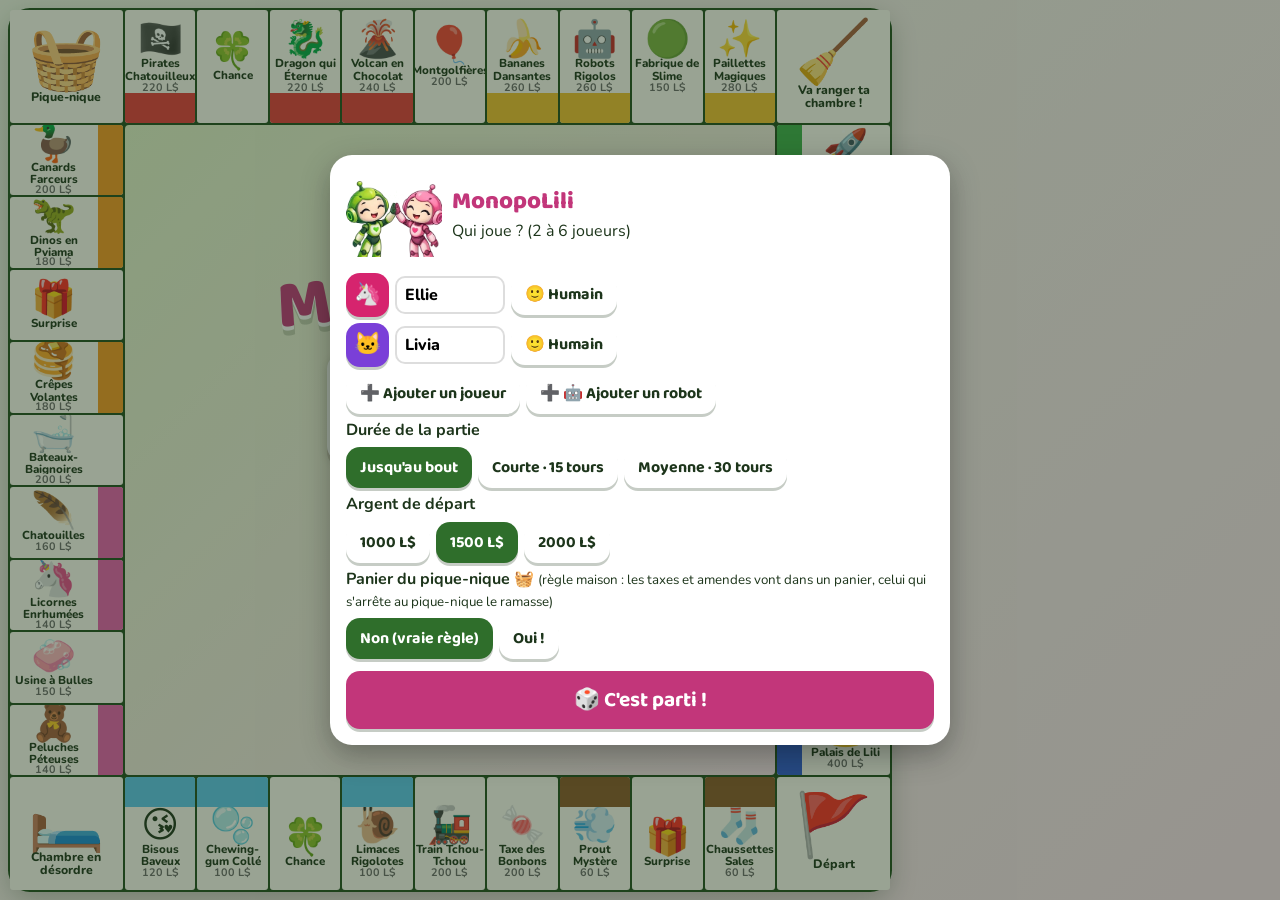
<file: monopolili/index.html>
<!DOCTYPE html>
<html lang="fr">
<head>
<meta charset="utf-8">
<meta name="viewport" content="width=device-width, initial-scale=1, viewport-fit=cover">
<meta name="theme-color" content="#C2367A">
<meta name="mobile-web-app-capable" content="yes">
<meta name="apple-mobile-web-app-capable" content="yes">
<meta name="apple-mobile-web-app-status-bar-style" content="black-translucent">
<meta name="apple-mobile-web-app-title" content="MonopoLili">
<link rel="manifest" href="manifest.webmanifest?v=2">
<link rel="apple-touch-icon" href="apple-touch-icon-v2.png">
<title>MonopoLili</title>
<link rel="icon" href="icon-192-v2.png">
<link rel="preconnect" href="https://fonts.googleapis.com">
<link href="https://fonts.googleapis.com/css2?family=Baloo+2:wght@500;600;700;800&family=Nunito:wght@400;600;700;800&display=swap" rel="stylesheet">
<style>
:root{--pink:#C2367A;--green:#2F6E2B;--lime:#8CC63F;--yellow:#F2C230;--red:#C9531E;--ink:#1D351B;--u:40px}
*{box-sizing:border-box}
html,body{margin:0;height:100%;overscroll-behavior:none;-webkit-tap-highlight-color:transparent}
body{font-family:'Nunito',system-ui,sans-serif;background:linear-gradient(135deg,#F2F7EA,#FBE1EE);color:var(--ink);
  -webkit-user-select:none;user-select:none;-webkit-touch-callout:none}
input{-webkit-user-select:text;user-select:text}
img{-webkit-user-drag:none;pointer-events:none}
button{font-family:'Baloo 2',sans-serif;font-weight:700;border:none;border-radius:14px;padding:8px 14px;font-size:16px;cursor:pointer;
  background:#fff;color:var(--ink);box-shadow:0 3px 0 rgba(29,53,27,.25);touch-action:manipulation;transition:transform .08s}
button:active{transform:translateY(2px);box-shadow:0 1px 0 rgba(29,53,27,.25)}
button:disabled{opacity:.45;cursor:default;transform:none}
.b-pink{background:var(--pink);color:#fff}.b-green{background:var(--green);color:#fff}.b-yellow{background:var(--yellow)}
.b-red{background:var(--red);color:#fff}.b-big{font-size:21px;padding:12px 18px;width:100%}
.coin{display:inline-flex;width:1.15em;height:1.15em;border-radius:50%;background:radial-gradient(circle at 35% 35%,#ffe680,#f5b400);
  color:#c2007a;font-weight:800;font-size:.7em;align-items:center;justify-content:center;border:2px solid #e19a00;vertical-align:-.15em;font-family:'Baloo 2'}

/* ---------- Mise en page ---------- */
.app{display:flex;height:100dvh;gap:10px;padding:max(8px,env(safe-area-inset-top)) max(8px,env(safe-area-inset-right)) max(8px,env(safe-area-inset-bottom)) max(8px,env(safe-area-inset-left))}
.boardWrap{flex:none;display:flex;align-items:center;justify-content:center}
.side{flex:1 1 auto;min-width:0;display:flex;flex-direction:column;gap:8px;min-height:0;max-width:560px}
@media (orientation:portrait){
  .app{flex-direction:column;height:auto;min-height:100dvh}
  .boardWrap{flex:none}
  .side{flex:none;overflow:visible}
}
@media (max-height:500px) and (orientation:landscape){ button{font-size:14px;padding:6px 10px} }

/* ---------- Plateau ---------- */
.board{position:relative;display:grid;grid-template-columns:1.6fr repeat(9,1fr) 1.6fr;grid-template-rows:1.6fr repeat(9,1fr) 1.6fr;
  background:#1F4D1D;border-radius:calc(var(--u)*.3);padding:2px;gap:2px;box-shadow:0 8px 24px rgba(29,53,27,.25)}
.cell{position:relative;background:#FFFDF6;overflow:hidden;display:flex;align-items:center;justify-content:center;flex-direction:column;cursor:pointer;
  border-radius:3px;text-align:center;line-height:1.05}
.cell .emo{font-size:calc(var(--u)*.5);line-height:1}
.cell .nm{font-size:calc(var(--u)*.16);font-weight:800;padding:0 1px;max-height:2.2em;overflow:hidden;display:none}
.cell .pr{font-size:calc(var(--u)*.15);font-weight:700;color:#6b6b6b;display:none}
.board.big .cell .nm,.board.big .cell .pr{display:block}
.cell.corner .emo{font-size:calc(var(--u)*.85)}
.cell.corner .nm{display:block;font-size:calc(var(--u)*.17)}
.band{position:absolute;display:flex;align-items:center;justify-content:center;gap:0;font-size:calc(var(--u)*.2);line-height:1}
.s-b .band{top:0;left:0;right:0;height:26%}.s-t .band{bottom:0;left:0;right:0;height:26%}
.s-l .band{right:0;top:0;bottom:0;width:22%;flex-direction:column}.s-r .band{left:0;top:0;bottom:0;width:22%;flex-direction:column}
.s-b{padding-top:26%}.s-t{padding-bottom:26%}.s-l{padding-right:22%}.s-r{padding-left:22%}
.cell.owned{background:color-mix(in srgb,var(--oc) 22%,#fff)}
.cell.owned::after{content:"";position:absolute;inset:0;border:calc(var(--u)*.07) solid var(--oc);border-radius:3px;pointer-events:none}
.cell .ob{position:absolute;display:none;background:var(--oc);align-items:center;justify-content:center;font-size:calc(var(--u)*.27);line-height:1;z-index:1;pointer-events:none}
.cell.owned .ob{display:flex}
.s-b .ob{bottom:0;left:0;right:0;height:24%}.s-t .ob{top:0;left:0;right:0;height:24%}
.s-l .ob{left:0;top:0;bottom:0;width:22%}.s-r .ob{right:0;top:0;bottom:0;width:22%}
.s-b.owned{padding-bottom:24%}.s-t.owned{padding-top:24%}.s-l.owned{padding-left:22%}.s-r.owned{padding-right:22%}
.cell.mort .emo{opacity:.35}.cell.mort::before{content:"💤";position:absolute;font-size:calc(var(--u)*.3);left:50%;top:50%;transform:translate(-50%,-50%);z-index:1}
/* Scène du loyer */
.rent{text-align:center}
.rent .rh{display:flex;align-items:center;justify-content:center;gap:10px;background:color-mix(in srgb,var(--gc) 22%,#fff);border:3px solid var(--gc);border-radius:14px;padding:6px 10px}
.rent .rh .e{font-size:38px;line-height:1}.rent .rh b{display:block;font-family:'Baloo 2';font-size:19px;line-height:1.1;text-align:left}
.rent .rh small{display:block;font-weight:700;color:#555;text-align:left}
.rflow{display:flex;align-items:center;gap:6px;margin:12px 0 6px}
.rp{flex:0 0 96px;display:flex;flex-direction:column;align-items:center;gap:2px;font-weight:800;line-height:1.1}
.rp .pawn{width:54px;height:54px;font-size:32px;animation:none;transform:none}
.rp small{font-family:'Baloo 2';font-size:14px;color:#555;white-space:nowrap}
.rp small i{font-style:normal}
.rcoins{flex:1;position:relative;height:60px}
.rcoins .ramt{position:absolute;left:0;right:0;top:-4px;font-family:'Baloo 2';font-size:24px;color:var(--red)}
.rcoins .arr{position:absolute;left:0;right:0;bottom:0;font-size:24px;color:#bbb}
.rcoins .cn{position:absolute;bottom:22px;left:0;width:24px;height:24px;border-radius:50%;background:radial-gradient(circle at 35% 35%,#ffe680,#f5b400);border:2px solid #e19a00;
  color:#c2007a;font:800 13px/20px 'Baloo 2';opacity:0;animation:coin 1.5s ease-in-out infinite}
.rcoins .cn:nth-child(2){animation-delay:.5s}.rcoins .cn:nth-child(3){animation-delay:1s}
@keyframes coin{0%{left:0;opacity:0;transform:translateY(0)}15%{opacity:1}50%{transform:translateY(-14px)}85%{opacity:1}100%{left:calc(100% - 24px);opacity:0;transform:translateY(0)}}
.rwhy{font-size:16px;margin:4px 0 0}
.cell.hl{animation:hl .9s ease}
@keyframes hl{0%,100%{background:#FFFDF6}40%{background:#FFF0A0}}
.center{grid-column:2/11;grid-row:2/11;background:linear-gradient(135deg,#E3F3CC,#FCE3F0);border-radius:4px;display:flex;flex-direction:column;
  align-items:center;justify-content:center;gap:calc(var(--u)*.25);position:relative;overflow:hidden}
.logo{font-family:'Baloo 2';font-weight:800;font-size:calc(var(--u)*.95);line-height:1;color:var(--pink);transform:rotate(-6deg);
  text-shadow:0 calc(var(--u)*.06) 0 #fff,0 calc(var(--u)*.12) 0 rgba(29,53,27,.2)}
.logo b{color:var(--green)}
.diceBtn{display:flex;gap:calc(var(--u)*.4);background:none;box-shadow:none;padding:calc(var(--u)*.15);border-radius:calc(var(--u)*.35)}
.diceBtn:disabled{opacity:1}
.diceBtn.ready{animation:ready 1.2s ease-in-out infinite;background:rgba(255,255,255,.55);box-shadow:0 0 0 calc(var(--u)*.06) var(--pink)}
@keyframes ready{50%{transform:scale(1.07) rotate(-2deg)}}
.die{width:calc(var(--u)*1.5);height:calc(var(--u)*1.5);background:#fff;border-radius:calc(var(--u)*.22);box-shadow:0 calc(var(--u)*.08) 0 #c9c3b5,0 3px 10px rgba(0,0,0,.15);
  display:grid;grid-template:repeat(3,1fr)/repeat(3,1fr);padding:calc(var(--u)*.15)}
.die i{width:calc(var(--u)*.28);height:calc(var(--u)*.28);border-radius:50%;background:var(--pink);place-self:center;visibility:hidden}
.die.on1 i:nth-child(5),.die.on2 i:nth-child(1),.die.on2 i:nth-child(9),.die.on3 i:nth-child(1),.die.on3 i:nth-child(5),.die.on3 i:nth-child(9),
.die.on4 i:nth-child(1),.die.on4 i:nth-child(3),.die.on4 i:nth-child(7),.die.on4 i:nth-child(9),
.die.on5 i:nth-child(1),.die.on5 i:nth-child(3),.die.on5 i:nth-child(5),.die.on5 i:nth-child(7),.die.on5 i:nth-child(9),
.die.on6 i:nth-child(1),.die.on6 i:nth-child(3),.die.on6 i:nth-child(4),.die.on6 i:nth-child(6),.die.on6 i:nth-child(7),.die.on6 i:nth-child(9){visibility:visible}
.die.dbl i{background:var(--green)}
.die.roll{animation:shake .12s linear infinite}
@keyframes shake{0%{transform:rotate(-12deg) translateY(-3px)}50%{transform:rotate(10deg) translateY(2px)}100%{transform:rotate(-12deg) translateY(-3px)}}
.cmsg{font-family:'Baloo 2';font-weight:700;font-size:calc(var(--u)*.32);text-align:center;max-width:85%;min-height:2.4em;line-height:1.2}
.cact{display:flex;flex-direction:column;align-items:center;gap:calc(var(--u)*.15);min-height:calc(var(--u)*1.1)}
.cact .hint{font-family:'Baloo 2';font-weight:800;font-size:calc(var(--u)*.36);color:var(--pink)}
.cact .row{display:flex;gap:calc(var(--u)*.15)}
.cact button{font-size:calc(var(--u)*.34);padding:calc(var(--u)*.12) calc(var(--u)*.3)}
.cact .endBtn{font-size:calc(var(--u)*.45);padding:calc(var(--u)*.15) calc(var(--u)*.5)}
.pawns{position:absolute;inset:0;display:flex;flex-wrap:wrap;align-content:center;justify-content:center;gap:1px;pointer-events:none}
.pawn{width:calc(var(--u)*.52);height:calc(var(--u)*.52);border-radius:50%;background:var(--pc);border:2px solid #fff;display:flex;align-items:center;justify-content:center;
  font-size:calc(var(--u)*.34);box-shadow:0 2px 4px rgba(0,0,0,.35);transition:transform .15s}
.pawn.me{transform:scale(1.18);z-index:2;animation:bob .9s ease-in-out infinite}
@keyframes bob{50%{transform:scale(1.18) translateY(-3px)}}
.pawn.jailed{filter:grayscale(.6)}

/* ---------- Panneau : le joueur qui joue et ses cartes ---------- */
.hand{background:#fff;border-radius:18px;padding:10px;box-shadow:0 4px 0 rgba(29,53,27,.12);display:flex;flex-direction:column;gap:8px;flex:1 1 auto;min-height:0}
.hhead{display:flex;align-items:center;gap:10px;border-radius:14px;padding:6px 8px;background:color-mix(in srgb,var(--pc) 14%,#fff)}
.hhead .pawn{width:48px;height:48px;font-size:29px;animation:none;transform:none;flex:none}
.hhead .who{font-family:'Baloo 2';font-weight:800;font-size:21px;line-height:1.05;min-width:0}
.hhead .who small{display:block;font-family:Nunito;font-weight:700;font-size:13px;color:#666}
.hhead .cash{margin-left:auto;font-family:'Baloo 2';font-weight:800;font-size:25px;white-space:nowrap}
.cards{flex:1 1 auto;min-height:60px;overflow:auto;display:flex;flex-wrap:wrap;gap:8px;align-content:flex-start;padding:2px}
.cards .empty{color:#777;font-weight:700;font-size:14px;padding:8px;text-align:center;width:100%}
.stack{display:flex;gap:3px;padding:4px;border-radius:11px;background:#F4F1E8;position:relative}
.stack.full{background:#FFF0B8;box-shadow:0 0 0 2px var(--yellow)}
.stack.full::before{content:"⭐";position:absolute;top:-9px;left:-6px;font-size:15px}
.mc{width:58px;height:78px;border-radius:8px;border:2px solid #1D351B;background:#fff;display:flex;flex-direction:column;align-items:center;overflow:hidden;
  padding:0;box-shadow:0 2px 0 rgba(29,53,27,.25);position:relative;font-family:Nunito}
.mc .top{width:100%;height:15px;background:var(--gc);flex:none;font-size:10px;line-height:15px;color:#fff;text-align:center}
.mc .e{font-size:24px;line-height:1.15;margin-top:2px}
.mc .n{font-size:9.5px;font-weight:800;line-height:1.05;padding:0 2px;text-align:center;overflow:hidden;max-height:2.2em}
.mc.ghost{border:2px dashed #b9b2a0;background:transparent;box-shadow:none;opacity:.55}
.mc.ghost .top{background:transparent;border-bottom:2px dashed #b9b2a0}
.mc.ghost .e{filter:grayscale(1)}
.mc.mort .e,.mc.mort .n{opacity:.35}.mc.mort::after{content:"💤";position:absolute;bottom:2px;right:3px;font-size:14px}
.mc .op{position:absolute;bottom:2px;right:2px;width:17px;height:17px;border-radius:50%;background:var(--pc);font-size:11px;line-height:15px;border:1px solid #fff}
.tools{display:flex;gap:6px}
.tools button{flex:1;padding:7px 4px;font-size:14px;line-height:1.1}
.tools button b{display:block;font-size:20px}
.debt{background:#FFE7DA;border-radius:14px;padding:8px;font-weight:700;font-size:14px;display:flex;flex-direction:column;gap:6px}
.debt .row{display:flex;gap:6px}.debt .row>*{flex:1}
.neg{color:var(--red)}
.pl{display:flex;align-items:center;gap:8px;padding:6px;border-radius:12px}
.pl.cur{background:#FFF4C8}.pl.out{opacity:.4}
.pl .pawn{width:34px;height:34px;font-size:20px;animation:none;transform:none}
.pl .n{font-weight:800;flex:1;min-width:0}
.pl .n small{display:flex;flex-wrap:wrap;gap:2px;margin-top:2px}
.pl .sq{width:10px;height:10px;border-radius:2px;display:inline-block}
.pl .m{font-family:'Baloo 2';font-weight:800;white-space:nowrap;text-align:right}
.pl .m small{display:block;font-family:Nunito;font-size:11px;color:#777}
.logl div{padding:3px 0;border-bottom:1px dashed #eee;font-size:14px}

/* ---------- Fenêtres ---------- */
.ov{position:fixed;inset:0;background:rgba(29,53,27,.45);display:flex;align-items:center;justify-content:center;z-index:50;padding:12px}
.mod{background:#fff;border-radius:22px;max-width:440px;width:100%;max-height:calc(100dvh - 24px);overflow:auto;padding:16px;box-shadow:0 10px 30px rgba(0,0,0,.3);animation:pop .22s ease}
@keyframes pop{from{transform:scale(.85);opacity:0}}
.mod h2{font-family:'Baloo 2';font-weight:800;margin:0 0 6px;font-size:24px;line-height:1.1;color:var(--pink)}
.mod p{margin:6px 0;font-size:16px;line-height:1.35}
.mod .btns{display:flex;gap:8px;margin-top:12px;flex-wrap:wrap}.mod .btns>*{flex:1}
.mod .hero{display:flex;gap:10px;align-items:center}
.mod .hero img{width:96px;height:96px;object-fit:contain;flex:none}
.mod.wide{max-width:620px}
.mod.slim{max-width:330px;background:#FBF8EE}
.deed{width:100%;max-width:290px;margin:0 auto;background:#fff;border:3px solid #1D351B;border-radius:14px;overflow:hidden;box-shadow:0 5px 0 rgba(29,53,27,.2);font-family:Nunito}
.deed .dh{background:var(--gc);color:#fff;text-align:center;padding:8px 8px 10px;border-bottom:3px solid #1D351B;text-shadow:0 1px 2px rgba(0,0,0,.35)}
.deed .dh small{display:block;font-family:'Baloo 2';font-weight:700;font-size:11px;letter-spacing:2px;text-transform:uppercase;opacity:.9}
.deed .dh .e{display:block;font-size:44px;line-height:1.1;text-shadow:none}
.deed .dh b{display:block;font-family:'Baloo 2';font-weight:800;font-size:21px;line-height:1.05}
.deed .price{text-align:center;font-family:'Baloo 2';font-weight:800;font-size:19px;padding:6px 0 2px}
.deed table{width:100%;border-collapse:collapse;font-size:15px;margin:2px 0 4px}
.deed td{padding:3px 12px}.deed td:last-child{text-align:right;font-weight:800;white-space:nowrap}
.deed tr.on td{background:#FFF0A0}
.deed tr.sep td{border-top:2px dotted #ccc;font-size:13px;color:#555}
.deed .dt{font-size:13px;color:#555;text-align:center;padding:2px 10px 8px}
.deed .own{display:flex;align-items:center;justify-content:center;gap:6px;padding:6px;background:#F4F1E8;font-weight:800;font-size:15px;border-top:2px solid #e2dccb}
.deed .own .pawn{width:26px;height:26px;font-size:15px;animation:none;transform:none}
.deed.sq .info{padding:12px;font-size:15px;text-align:center;line-height:1.35}
@media (max-height:560px){
  .mod.slim{max-width:600px;width:auto;display:flex;gap:12px;align-items:center;padding:10px}
  .mod.slim .body{flex:1 1 auto;min-width:0}
  .mod.slim .btns{flex-direction:column;flex:0 0 190px;margin:0}
  .deed{max-width:330px}
  .deed .dh{display:flex;align-items:center;gap:8px;padding:5px 10px;text-align:left}
  .deed .dh small{display:none}.deed .dh .e{font-size:30px}.deed .dh b{font-size:17px}
  .deed .price{font-size:15px;padding:3px 0 0}
  .deed table{font-size:13px;margin:0 0 2px}.deed td{padding:1px 10px}.deed tr.sep td{font-size:12px}
  .deed .dt{display:none}.deed .own{padding:3px;font-size:13px}
  .deed.sq .info{padding:8px;font-size:14px}
  .offerq{font-size:16px;margin:6px 0 0}
}
.offerq{text-align:center;font-family:'Baloo 2';font-weight:800;font-size:19px;margin:10px 0 0}
.ccard{border-radius:16px;padding:14px;color:#fff;text-align:center;font-weight:800;font-size:19px;line-height:1.3}
.ccard .e{font-size:48px;display:block}
.ccard.chance{background:linear-gradient(135deg,#F59A23,#E85F1F)}.ccard.surprise{background:linear-gradient(135deg,#2E5BD8,#7A4BD8)}
.ccard small{display:block;font-family:'Baloo 2';font-size:15px;opacity:.85;letter-spacing:1px;text-transform:uppercase}
.setup .prow{display:flex;gap:6px;align-items:center;margin:6px 0;flex-wrap:wrap}
.setup input[type=text]{font:inherit;font-weight:800;border:2px solid #ddd;border-radius:10px;padding:6px 8px;width:110px}
.setup .pw{font-size:22px;padding:4px 8px}
.setup .opt{display:flex;flex-wrap:wrap;gap:6px;margin:6px 0}
.setup .opt button.sel{background:var(--green);color:#fff}
.setup .tog.bot{background:#E3E6FF}
.pick{display:flex;flex-wrap:wrap;gap:6px}.pick button{font-size:26px;padding:4px 8px}
.rank{display:flex;align-items:center;gap:8px;padding:6px;border-radius:12px;font-weight:800}
.rank:first-child{background:#FFF4C8;font-size:20px}
.fly{position:fixed;font-family:'Baloo 2';font-weight:800;font-size:22px;pointer-events:none;z-index:60;animation:fly 1.4s ease forwards;text-shadow:0 2px 0 #fff}
@keyframes fly{to{transform:translateY(-60px);opacity:0}}
</style>
</head>
<body>
<div class="app">
  <div class="boardWrap" id="boardWrap"><div class="board" id="board"></div></div>
  <div class="side" id="side"></div>
</div>
<div id="modals"></div>

<script>
'use strict';
/* =========================================================================
   MonopoLili — le Monopoly de Lili. Monnaie : les LiliDollars (L$).
   Tout le jeu tient dans ce fichier. Documentation : JEU.md
   ========================================================================= */
const START_BONUS=200, JAIL=10, JAIL_FINE=50, BANK=-1, POT=-2, SAVE_KEY='monopolili-save', PREF_KEY='monopolili-prefs';

const GROUPS={
  brown:{c:'#8B5A2B',h:50,n:'marron'}, lblue:{c:'#5CC8F0',h:50,n:'bleu ciel'}, pink:{c:'#E85FAF',h:100,n:'rose'},
  orange:{c:'#F59A23',h:100,n:'orange'}, red:{c:'#E63B3B',h:150,n:'rouge'}, yellow:{c:'#F2C230',h:150,n:'jaune'},
  green:{c:'#3DB04B',h:200,n:'vert'}, dblue:{c:'#2E5BD8',h:200,n:'bleu nuit'}
};
// Nom : "début|fin" — la fin est le nom court affiché sur le plateau
const S=(n,emo,g,price,rent)=>{const [a,b]=n.split('|');return {t:'street',name:a+' '+b,short:b,emo,g,price,rent};};
const BOARD=[
  {t:'go',name:'Départ',short:'Départ',emo:'🚩'},
  S('Impasse des|Chaussettes Sales','🧦','brown',60,[2,10,30,90,160,250]),
  {t:'surprise',name:'Surprise de Lili',short:'Surprise',emo:'🎁'},
  S('Ruelle du|Prout Mystère','💨','brown',60,[4,20,60,180,320,450]),
  {t:'tax',name:'Taxe des Bonbons',short:'Taxe des Bonbons',emo:'🍬',amt:200},
  {t:'rail',name:'Gare du Train Tchou-Tchou',short:'Train Tchou-Tchou',emo:'🚂',price:200},
  S('Allée des|Limaces Rigolotes','🐌','lblue',100,[6,30,90,270,400,550]),
  {t:'chance',name:'Chance',short:'Chance',emo:'🍀'},
  S('Rue du|Chewing-gum Collé','🫧','lblue',100,[6,30,90,270,400,550]),
  S('Boulevard des|Bisous Baveux','😘','lblue',120,[8,40,100,300,450,600]),
  {t:'jail',name:'Chambre en désordre',short:'Chambre en désordre',emo:'🛏️'},
  S('Cité des|Peluches Péteuses','🧸','pink',140,[10,50,150,450,625,750]),
  {t:'util',name:'Usine à Bulles de Savon',short:'Usine à Bulles',emo:'🧼',price:150},
  S('Place des|Licornes Enrhumées','🦄','pink',140,[10,50,150,450,625,750]),
  S('Avenue des|Chatouilles','🪶','pink',160,[12,60,180,500,700,900]),
  {t:'rail',name:'Port des Bateaux-Baignoires',short:'Bateaux-Baignoires',emo:'🛁',price:200},
  S('Rue des|Crêpes Volantes','🥞','orange',180,[14,70,200,550,750,950]),
  {t:'surprise',name:'Surprise de Lili',short:'Surprise',emo:'🎁'},
  S('Square des|Dinos en Pyjama','🦖','orange',180,[14,70,200,550,750,950]),
  S('Quai des|Canards Farceurs','🦆','orange',200,[16,80,220,600,800,1000]),
  {t:'parking',name:'Pique-nique',short:'Pique-nique',emo:'🧺'},
  S('Avenue des|Pirates Chatouilleux','🏴‍☠️','red',220,[18,90,250,700,875,1050]),
  {t:'chance',name:'Chance',short:'Chance',emo:'🍀'},
  S('Boulevard du|Dragon qui Éternue','🐉','red',220,[18,90,250,700,875,1050]),
  S('Place du|Volcan en Chocolat','🌋','red',240,[20,100,300,750,925,1100]),
  {t:'rail',name:'Gare des Montgolfières',short:'Montgolfières',emo:'🎈',price:200},
  S('Rue des|Bananes Dansantes','🍌','yellow',260,[22,110,330,800,975,1150]),
  S('Avenue des|Robots Rigolos','🤖','yellow',260,[22,110,330,800,975,1150]),
  {t:'util',name:'Fabrique de Slime',short:'Fabrique de Slime',emo:'🟢',price:150},
  S('Allée des|Paillettes Magiques','✨','yellow',280,[24,120,360,850,1025,1200]),
  {t:'gotojail',name:'Va ranger ta chambre !',short:'Va ranger ta chambre !',emo:'🧹'},
  S('Boulevard des|Fusées à Bulles','🚀','green',300,[26,130,390,900,1100,1275]),
  S('Avenue du|Château de Bonbons','🍭','green',300,[26,130,390,900,1100,1275]),
  {t:'surprise',name:'Surprise de Lili',short:'Surprise',emo:'🎁'},
  S('Place des|Sirènes qui Chantent Faux','🧜‍♀️','green',320,[28,150,450,1000,1200,1400]),
  {t:'rail',name:'Aéroport des Cochons Volants',short:'Cochons Volants',emo:'🐷',price:200},
  {t:'chance',name:'Chance',short:'Chance',emo:'🍀'},
  S('Avenue des|Arcs-en-ciel','🌈','dblue',350,[35,175,500,1100,1300,1500]),
  {t:'tax',name:'Amende du Dentiste',short:'Dentiste',emo:'🦷',amt:100},
  S('Le|Palais de Lili','👑','dblue',400,[50,200,600,1400,1700,2000])
];
const BUYABLE=t=>t==='street'||t==='rail'||t==='util';

const CHANCE=[
  {e:'🚩',t:"Va à la case Départ et reçois 200 L$ !",a:{goto:0}},
  {e:'👑',t:"Tu es invité·e au goûter : file au Palais de Lili !",a:{goto:39}},
  {e:'🐉',t:"Le dragon t'appelle : avance jusqu'au Boulevard du Dragon qui Éternue. Si tu passes par Départ, reçois 200 L$.",a:{goto:23}},
  {e:'🧸',t:"Les peluches t'attendent : avance jusqu'à la Cité des Peluches Péteuses. Si tu passes par Départ, reçois 200 L$.",a:{goto:11}},
  {e:'🚂',t:"Tchou-tchou ! Avance jusqu'à la gare la plus proche. Si elle a un propriétaire, paie-lui le double.",a:{near:'rail'}},
  {e:'🎈',t:"Vite, un voyage ! Avance jusqu'à la gare la plus proche. Si elle a un propriétaire, paie-lui le double.",a:{near:'rail'}},
  {e:'🧼',t:"Avance jusqu'à l'usine la plus proche. Si elle a un propriétaire, paie-lui 10 fois les dés.",a:{near:'util'}},
  {e:'🛋️',t:"Tu as trouvé une pièce sous le canapé : reçois 50 L$.",a:{get:50}},
  {e:'🧹',t:"Carte « Maman range ta chambre » : garde-la, elle te fait sortir de la chambre en désordre.",a:{free:1}},
  {e:'🍌',t:"Oups, une peau de banane ! Recule de 3 cases.",a:{back:3}},
  {e:'🛏️',t:"Ta chambre est un vrai bazar ! Va ranger ta chambre, sans passer par Départ.",a:{jail:1}},
  {e:'🐶',t:"Ton chien a mâchouillé tes constructions : paie 25 L$ par cabane et 100 L$ par château.",a:{repair:[25,100]}},
  {e:'🤭',t:"Tu as rôté à table : amende de 15 L$.",a:{pay:15}},
  {e:'🚂',t:"Grand voyage ! Avance jusqu'à la Gare du Train Tchou-Tchou. Si tu passes par Départ, reçois 200 L$.",a:{goto:5}},
  {e:'🪶',t:"Tu es élu·e chef des chatouilles : donne 50 L$ à chaque joueur.",a:{payEach:50}},
  {e:'🪨',t:"Ta collection de cailloux vaut une fortune : reçois 150 L$.",a:{get:150}}
];
const SURPRISE=[
  {e:'🚩',t:"Va à la case Départ et reçois 200 L$ !",a:{goto:0}},
  {e:'🐭',t:"La petite souris s'est trompée en ta faveur : reçois 200 L$.",a:{get:200}},
  {e:'🦷',t:"Visite chez le dentiste : paie 50 L$.",a:{pay:50}},
  {e:'🍋',t:"Tu as vendu de la limonade : reçois 50 L$.",a:{get:50}},
  {e:'🧹',t:"Carte « Maman range ta chambre » : garde-la, elle te fait sortir de la chambre en désordre.",a:{free:1}},
  {e:'🛏️',t:"Ta chambre est un vrai bazar ! Va ranger ta chambre, sans passer par Départ.",a:{jail:1}},
  {e:'🎂',t:"C'est ton anniversaire ! Chaque joueur te donne 10 L$.",a:{collectEach:10}},
  {e:'👵',t:"Mamie t'envoie de l'argent de poche : reçois 100 L$.",a:{get:100}},
  {e:'🏺',t:"Tu as cassé le vase de Mamie : paie 100 L$.",a:{pay:100}},
  {e:'🦒',t:"Sortie scolaire au zoo : paie 50 L$.",a:{pay:50}},
  {e:'🧰',t:"Tu as aidé à ranger le garage : reçois 25 L$.",a:{get:25}},
  {e:'🐛',t:"Des termites rigolos grignotent tes constructions : paie 40 L$ par cabane et 115 L$ par château.",a:{repair:[40,115]}},
  {e:'😜',t:"2e prix du concours de grimaces : reçois 10 L$.",a:{get:10}},
  {e:'🐷',t:"Ta tirelire déborde : reçois 100 L$.",a:{get:100}},
  {e:'🎅',t:"Le Père Noël passe en avance : reçois 100 L$.",a:{get:100}},
  {e:'🍬',t:"Le magasin te rembourse des bonbons : reçois 20 L$.",a:{get:20}}
];

const PAWNS=['🦄','🐱','🐶','🦖','🐸','🐼','🦊','🐰','🐙','🚀','🍦','🌟'];
const COLORS=['#D6246E','#7A3FD8','#0E9BB0','#FF7A00','#E0B000','#4C5A70'];
const BOTNAMES=['Robot Pépite','Robot Bidule','Robot Zigzag','Robot Patate'];

/* ---------- État ---------- */
let G=null, busy=false, botTimer=null, modalOpen=0, debtResolve=null;
let prefs={speed:1};
try{prefs=Object.assign(prefs,JSON.parse(localStorage.getItem(PREF_KEY)||'{}'));}catch(e){}
const savePrefs=()=>{try{localStorage.setItem(PREF_KEY,JSON.stringify(prefs));}catch(e){}};
const cur=()=>G.players[G.cur];
const alive=()=>G.players.filter(p=>!p.out);
const r6=()=>1+Math.floor(Math.random()*6);
const sleep=ms=>new Promise(r=>setTimeout(r,ms/prefs.speed));
const L$=n=>`${n<0?'−':''}${Math.abs(n).toLocaleString('fr-FR')} <span class="coin">L</span>`;
const esc=s=>String(s).replace(/[&<>"]/g,c=>({'&':'&amp;','<':'&lt;','>':'&gt;','"':'&quot;'}[c]));
const shuffle=a=>{for(let i=a.length-1;i>0;i--){const j=Math.floor(Math.random()*(i+1));[a[i],a[j]]=[a[j],a[i]];}return a;};
function save(){ try{ if(G) localStorage.setItem(SAVE_KEY,JSON.stringify(G)); }catch(e){} }
function log(t){ G.log.unshift(t); G.log.length=Math.min(G.log.length,40); }
function msg(t){ G.msg=t; }

function newGame(players,opts){
  G={players:players.map((p,i)=>({name:p.name,pawn:p.pawn,color:COLORS[i],bot:p.bot,money:opts.start,pos:0,jail:false,jailTurns:0,cards:[],out:false})),
     own:BOARD.map(sq=>BUYABLE(sq.t)?{o:-1,h:0,m:false}:null),
     cur:0,phase:'roll',dice:[3,4],dbl:false,dblCount:0,round:1,offer:null,mult:null,debt:null,pot:0,
     decks:{chance:shuffle([...CHANCE.keys()]),surprise:shuffle([...SURPRISE.keys()])},
     opts,log:[],msg:'',tips:{},over:false};
  log('🎲 La partie commence !');
  msg(`C'est à ${G.players[0].name} de lancer les dés !`);
  save(); buildBoard(); render();
  if(G.players.some(p=>!p.bot)) tip('start','lili-coucou',`Bienvenue dans <b>MonopoLili</b> ! Lance les dés, achète des endroits rigolos, et quand quelqu'un s'arrête chez toi, il te paie un loyer. Le but : être le plus riche !`);
}

/* ---------- Règles : loyers, couleurs ---------- */
const ownerOf=i=>G.own[i]?G.own[i].o:-1;
const groupIdx=g=>BOARD.map((s,i)=>s.g===g?i:-1).filter(i=>i>=0);
const ownsGroup=(pi,g)=>groupIdx(g).every(i=>G.own[i].o===pi);
const countType=(pi,t)=>BOARD.filter((s,i)=>s.t===t&&G.own[i]&&G.own[i].o===pi).length;
function rentOf(i,mult){
  const sq=BOARD[i], st=G.own[i];
  if(sq.t==='street'){ if(st.h>0) return sq.rent[st.h]; return sq.rent[0]*(ownsGroup(st.o,sq.g)?2:1); }
  if(sq.t==='rail'){ const n=countType(st.o,'rail'); return 25*Math.pow(2,n-1)*(mult&&mult.rail||1); }
  if(sq.t==='util'){ const n=countType(st.o,'util'); const k=mult&&mult.util?mult.util:(n===2?10:4); return k*(G.dice[0]+G.dice[1]); }
  return 0;
}
const mortVal=i=>BOARD[i].price/2;
const unmortCost=i=>Math.round(BOARD[i].price/2*1.1);
function canBuild(pi,i){
  const sq=BOARD[i],st=G.own[i]; if(sq.t!=='street'||st.o!==pi||st.h>=5) return false;
  if(!ownsGroup(pi,sq.g)) return false;
  const g=groupIdx(sq.g); if(g.some(j=>G.own[j].m)) return false;
  return st.h<=Math.min(...g.map(j=>G.own[j].h));
}
function canSell(pi,i){ const sq=BOARD[i],st=G.own[i]; if(sq.t!=='street'||st.o!==pi||st.h<=0) return false; return st.h>=Math.max(...groupIdx(sq.g).map(j=>G.own[j].h)); }
function canMort(pi,i){ const sq=BOARD[i],st=G.own[i]; if(!st||st.o!==pi||st.m) return false; if(sq.t==='street'&&groupIdx(sq.g).some(j=>G.own[j].h>0)) return false; return true; }
function fortune(pi){ let f=G.players[pi].money; BOARD.forEach((s,i)=>{const st=G.own[i]; if(st&&st.o===pi){ f+=st.m?s.price/2:s.price; if(st.h) f+=st.h*GROUPS[s.g].h; }}); return f; }
function liquidValue(pi){ let v=G.players[pi].money; BOARD.forEach((s,i)=>{const st=G.own[i]; if(st&&st.o===pi){ if(st.h) v+=st.h*GROUPS[s.g].h/2; if(!st.m) v+=s.price/2; }}); return v; }
function buildingCount(pi){ let c=0,h=0; BOARD.forEach((s,i)=>{const st=G.own[i]; if(st&&st.o===pi&&st.h){ if(st.h===5) h++; else c+=st.h; }}); return [c,h]; }

/* Actions sur les propriétés */
function doBuild(pi,i){ if(!canBuild(pi,i)) return; const c=GROUPS[BOARD[i].g].h; if(G.players[pi].money<c) return;
  G.players[pi].money-=c; G.own[i].h++; log(`${G.players[pi].name} construit ${G.own[i].h===5?'un château 🏰':'une cabane 🛖'} : ${BOARD[i].name}`); }
function doSell(pi,i){ if(!canSell(pi,i)) return; G.players[pi].money+=GROUPS[BOARD[i].g].h/2; G.own[i].h--; log(`${G.players[pi].name} revend une construction : ${BOARD[i].name}`); }
function doMort(pi,i){ if(!canMort(pi,i)) return; G.own[i].m=true; G.players[pi].money+=mortVal(i); log(`${G.players[pi].name} met en pause 💤 ${BOARD[i].name} (+${mortVal(i)} L$)`); }
function doUnmort(pi,i){ const st=G.own[i]; if(!st||st.o!==pi||!st.m) return; const c=unmortCost(i); if(G.players[pi].money<c) return;
  G.players[pi].money-=c; st.m=false; log(`${G.players[pi].name} réveille ${BOARD[i].name}`); }
function autoLiquidate(pi,need){
  const p=G.players[pi];
  while(p.money<need){
    let best=-1;
    BOARD.forEach((s,i)=>{ if(canSell(pi,i)&&(best<0||G.own[i].h>G.own[best].h)) best=i; });
    if(best>=0){ doSell(pi,best); continue; }
    best=-1;
    BOARD.forEach((s,i)=>{ if(canMort(pi,i)&&(best<0||s.price<BOARD[best].price)) best=i; });
    if(best>=0){ doMort(pi,best); continue; }
    break;
  }
}

/* ---------- Paiements ---------- */
function credit(to,amt){ if(to===BANK) return; if(to===POT){ G.pot+=amt; return; } G.players[to].money+=amt; }
const toName=to=>to===BANK?'la banque':to===POT?'le panier du pique-nique':G.players[to].name;
async function charge(pi,to,amt){
  const p=G.players[pi]; if(amt<=0||p.out) return true;
  if(p.money>=amt){ p.money-=amt; credit(to,amt); flyMoney(pi,-amt); if(to>=0) flyMoney(to,amt); return true; }
  if(p.bot||pi!==G.cur){
    autoLiquidate(pi,amt);
    if(p.money>=amt){ p.money-=amt; credit(to,amt); flyMoney(pi,-amt); return true; }
    await bankrupt(pi,to); return false;
  }
  G.debt={pi,to,amt}; G.phase='debt'; save(); render();
  tip('debt','lili-pas-contente',`Oh non, tu n'as pas assez de LiliDollars ! Tu peux <b>revendre des cabanes</b> ou <b>mettre en pause 💤</b> un endroit : la banque te donne la moitié de son prix. Tu pourras le réveiller plus tard.`);
  return new Promise(res=>{debtResolve=res;});
}
function payDebt(){
  const d=G.debt; if(!d) return; const p=G.players[d.pi]; if(p.money<d.amt) return;
  p.money-=d.amt; credit(d.to,d.amt); flyMoney(d.pi,-d.amt); log(`${p.name} paie ${d.amt} L$ à ${toName(d.to)}`);
  G.debt=null; G.phase='moving'; finishDebt(true);
}
async function giveUp(){
  const d=G.debt; if(!d) return;
  const ok=await modal({title:'Faire faillite ?',img:'duo-oups',html:`<p>Tu ne pourras plus jouer dans cette partie. Tu es sûr·e ?</p>`,
    buttons:[{l:'Non, je continue',v:false},{l:'Oui, faillite 😢',v:true,c:'b-red'}]});
  if(!ok) return;
  G.debt=null; G.phase='moving'; await bankrupt(d.pi,d.to); finishDebt(false);
}
function finishDebt(ok){
  if(debtResolve){ const r=debtResolve; debtResolve=null; r(ok); }
  else { // partie rechargée pendant une dette
    if(cur().out) nextTurn(); else resolveEnd();
  }
}
async function bankrupt(pi,to){
  const p=G.players[pi];
  BOARD.forEach((s,i)=>{const st=G.own[i]; if(st&&st.o===pi&&st.h){ p.money+=st.h*GROUPS[s.g].h/2; st.h=0; }});
  if(to>=0){
    const t=G.players[to]; t.money+=Math.max(0,p.money);
    BOARD.forEach((s,i)=>{const st=G.own[i]; if(st&&st.o===pi) st.o=to;});
    t.cards.push(...p.cards);
  } else {
    if(to===POT) G.pot+=Math.max(0,p.money);
    BOARD.forEach((s,i)=>{const st=G.own[i]; if(st&&st.o===pi){ st.o=-1; st.m=false; }});
    p.cards.forEach(k=>G.decks[k].push(k==='chance'?8:4));
  }
  p.cards=[]; p.money=0; p.out=true;
  log(`💥 ${p.name} a fait faillite !`);
  render();
  await modal({title:`${p.name} a fait faillite`,img:'duo-oups',html:`<p>${to>=0?`Tous ses endroits vont à <b>${esc(G.players[to].name)}</b>.`:'Ses endroits retournent à la banque : on peut de nouveau les acheter.'}</p>`,
    buttons:[{l:'OK',v:1}],auto:p.bot?2600:0});
  if(alive().length<=1) gameOver();
}

/* ---------- Le tour de jeu ---------- */
async function rollDice(){
  if(!G||G.phase!=='roll'||busy) return;
  busy=true; G.phase='moving'; render();
  const d=[r6(),r6()];
  await animateDice(d);
  G.dice=d; const sum=d[0]+d[1], dbl=d[0]===d[1], p=cur();
  if(p.jail){
    if(dbl){ p.jail=false; p.jailTurns=0; G.dbl=false; log(`${p.name} fait un double et sort de sa chambre !`); msg(`Double ! ${p.name} sort de sa chambre 🎉`);
      await move(p,sum); await land(); }
    else {
      p.jailTurns++;
      if(p.jailTurns>=3){
        log(`${p.name} n'a pas fait de double : paie ${JAIL_FINE} L$ pour sortir`);
        const ok=await charge(G.cur,G.opts.pot?POT:BANK,JAIL_FINE);
        if(!ok){ busy=false; return nextTurn(); }
        p.jail=false; p.jailTurns=0; G.dbl=false; await move(p,sum); await land();
      } else {
        log(`${p.name} n'a pas fait de double : reste dans sa chambre (${p.jailTurns}/3)`);
        msg(`Pas de double… ${p.name} range encore sa chambre 🧦`);
        busy=false; G.phase='end'; save(); render(); return;
      }
    }
  } else {
    if(dbl){ G.dblCount++;
      if(G.dblCount>=3){ log(`${p.name} fait 3 doubles de suite !`); await sendJail(p,'3 doubles de suite, ça fait trop de bazar !'); busy=false; G.phase='end'; save(); render(); return; }
      G.dbl=true; } else G.dbl=false;
    log(`${p.name} lance ${d[0]} + ${d[1]} = ${sum}${dbl?' (double !)':''}`);
    msg(`${p.name} avance de ${sum} cases${dbl?' — double !':''}`);
    await move(p,sum); await land();
  }
  busy=false;
  if(G.phase==='over') return;
  if(G.phase==='buy'){ render(); return; }
  if(cur().out) return nextTurn();
  resolveEnd();
}
function resolveEnd(){
  const p=cur();
  if(G.over) return;
  if(G.dbl&&!p.jail&&!p.out){ G.phase='roll'; msg(`Double ! ${p.name} relance les dés 🎲`);
    tip('double','livia-idee',`Tu as fait un <b>double</b> (deux dés pareils) : tu rejoues ! Mais attention, 3 doubles de suite et hop, il faut aller ranger sa chambre.`); }
  else G.phase='end';
  save(); render();
}
async function move(p,steps){
  const dir=steps>0?1:-1;
  for(let k=0;k<Math.abs(steps);k++){
    p.pos=(p.pos+dir+40)%40;
    if(dir>0&&p.pos===0){ p.money+=START_BONUS; log(`${p.name} passe par Départ : +${START_BONUS} L$`); flyMoney(G.players.indexOf(p),START_BONUS); }
    renderPawns(); renderSide();
    await sleep(p.bot?140:180);
  }
  hl(p.pos);
}
async function moveTo(p,target){ await move(p,(target-p.pos+40)%40); }
async function sendJail(p,why){
  p.pos=JAIL; p.jail=true; p.jailTurns=0; G.dbl=false; G.dblCount=0; renderPawns(); hl(JAIL);
  log(`🧹 ${p.name} va ranger sa chambre`); msg(`${p.name} va ranger sa chambre 🧹`);
  render();
  await modal({title:'Va ranger ta chambre !',img:'lili-pas-contente',html:`<p>${why?esc(why)+' ':''}<b>${esc(p.name)}</b> file dans la <b>chambre en désordre</b>.</p><p>Pour en sortir : faire un double, payer ${JAIL_FINE} L$, ou utiliser la carte « Maman range ta chambre ». Pendant ce temps, tu touches quand même tes loyers !</p>`,
    buttons:[{l:'Zut ! OK',v:1}],auto:p.bot?2200:0});
}
async function land(){
  const p=cur(), i=p.pos, sq=BOARD[i];
  if(BUYABLE(sq.t)){
    const st=G.own[i];
    if(st.o<0){ G.offer=i; G.phase='buy'; G.mult=null; msg(`${p.name} peut acheter ${sq.name} !`); save(); render();
      if(!p.bot) tip('buy','lili-idee',`Personne n'habite à <b>${esc(sq.name)}</b>. Si tu l'achètes, les autres te paieront un loyer quand ils s'arrêteront ici. Et si tu as <b>toutes les cases d'une couleur</b>, tu pourras y construire des cabanes !`);
      return; }
    if(st.o===G.cur){ msg(`${p.name} est chez soi : ${sq.name} 🏡`); G.mult=null; return; }
    if(st.m){ msg(`${sq.name} est en pause 💤 : pas de loyer !`); G.mult=null; return; }
    const why=rentWhy(i,G.mult), r=rentOf(i,G.mult); G.mult=null; const o=G.players[st.o];
    log(`${p.name} paie ${r} L$ de loyer à ${o.name} (${sq.short}, ${why})`); msg(`${p.name} est chez ${o.name} ${o.pawn} : loyer ${r} L$`);
    render();
    await rentScene(G.cur,st.o,i,r,why);
    await charge(G.cur,st.o,r); return;
  }
  G.mult=null;
  switch(sq.t){
    case 'tax': log(`${p.name} paie ${sq.amt} L$ : ${sq.name}`); msg(`${sq.emo} ${sq.name} : ${p.name} paie ${sq.amt} L$`); render();
      await charge(G.cur,G.opts.pot?POT:BANK,sq.amt); break;
    case 'chance': case 'surprise': await drawCard(sq.t); break;
    case 'gotojail': await sendJail(p,''); break;
    case 'parking':
      if(G.opts.pot&&G.pot>0){ const v=G.pot; G.pot=0; p.money+=v; flyMoney(G.cur,v); log(`🧺 ${p.name} ramasse le panier du pique-nique : +${v} L$`); msg(`${p.name} ramasse ${v} L$ au pique-nique ! 🧺`); }
      else msg(`${p.name} fait un pique-nique 🧺`); break;
    case 'jail': msg(`${p.name} passe juste dire bonjour dans la chambre en désordre 👋`); break;
    case 'go': msg(`${p.name} est sur la case Départ 🚩`); break;
  }
}
function rentWhy(i,mult){
  const sq=BOARD[i], st=G.own[i];
  if(sq.t==='street'){
    if(st.h===5) return 'avec un château 🏰';
    if(st.h>0) return `avec ${st.h} cabane${st.h>1?'s':''} ${'🛖'.repeat(st.h)}`;
    return ownsGroup(st.o,sq.g)?`toute la couleur ${GROUPS[sq.g].n} ⭐ : loyer doublé`:'sans cabane';
  }
  if(sq.t==='rail'){ const n=countType(st.o,'rail'); return `${n} gare${n>1?'s':''}`+(mult&&mult.rail?', et la carte Chance double le loyer':''); }
  const k=mult&&mult.util?mult.util:(countType(st.o,'util')===2?10:4);
  return `les dés font ${G.dice[0]+G.dice[1]}, × ${k}`;
}
function rentScene(pi,oi,i,r,why){
  const p=G.players[pi], o=G.players[oi], sq=BOARD[i], can=p.money>=r, watchOnly=p.bot;
  const gc=sq.g?GROUPS[sq.g].c:sq.t==='rail'?'#4a4a4a':'#16A3A3';
  hl(i);
  return modal({title:`${p.pawn} ${esc(p.name)} est chez ${esc(o.name)} !`,html:`<div class="rent" style="--gc:${gc}">
    <div class="rh"><span class="e">${sq.emo}</span><div><b>${esc(sq.name)}</b><small>appartient à ${o.pawn} ${esc(o.name)}</small></div></div>
    <div class="rflow">
      <div class="rp"><span class="pawn" style="--pc:${p.color}">${p.pawn}</span>${esc(p.name)}<small>${p.money.toLocaleString('fr-FR')} → <i class="${can?'':'neg'}">${(p.money-r).toLocaleString('fr-FR')}</i></small></div>
      <div class="rcoins"><span class="cn">L</span><span class="cn">L</span><span class="cn">L</span><b class="ramt">${r} L$</b><span class="arr">➜</span></div>
      <div class="rp"><span class="pawn" style="--pc:${o.color}">${o.pawn}</span>${esc(o.name)}<small>${o.money.toLocaleString('fr-FR')} → <i>${(o.money+r).toLocaleString('fr-FR')}</i></small></div>
    </div>
    <p class="rwhy">Quand on s'arrête chez quelqu'un, on lui paie un <b>loyer</b> : ici <b>${r} L$</b> (${esc(why)}).</p>
    ${can?'':`<p class="neg"><b>Oh non, ${esc(p.name)} n'a pas assez de LiliDollars !</b></p>`}</div>`,
    buttons:[{l:watchOnly?'OK':can?`💸 Je paie ${r} L$`:'😬 Trouver de l\'argent',v:1,c:'b-pink'}],auto:watchOnly?3500:0});
}
async function drawCard(kind){
  const p=cur(), deck=G.decks[kind], ci=deck.shift(), card=(kind==='chance'?CHANCE:SURPRISE)[ci], a=card.a;
  if(a.free) p.cards.push(kind); else deck.push(ci);
  log(`${kind==='chance'?'🍀':'🎁'} ${p.name} : ${card.t}`);
  render();
  await modal({html:`<div class="ccard ${kind}"><small>${kind==='chance'?'🍀 Chance':'🎁 Surprise de Lili'}</small><span class="e">${card.e}</span>${esc(card.t)}</div>`,
    buttons:[{l:'OK !',v:1,c:'b-pink'}],auto:p.bot?2600:0});
  if(a.goto!==undefined){ await moveTo(p,a.goto); await land(); }
  else if(a.near){ let j=p.pos; do{ j=(j+1)%40; }while(BOARD[j].t!==a.near);
    await moveTo(p,j); G.mult=a.near==='rail'?{rail:2}:{util:10}; await land(); }
  else if(a.get){ p.money+=a.get; flyMoney(G.cur,a.get); }
  else if(a.pay){ await charge(G.cur,G.opts.pot?POT:BANK,a.pay); }
  else if(a.jail){ await sendJail(p,''); }
  else if(a.back){ await move(p,-a.back); await land(); }
  else if(a.repair){ const [c,h]=buildingCount(G.cur); const t=c*a.repair[0]+h*a.repair[1]; if(t>0){ log(`${p.name} paie ${t} L$ de réparations`); await charge(G.cur,BANK,t); } }
  else if(a.payEach){ for(let j=0;j<G.players.length;j++){ if(j===G.cur||G.players[j].out) continue; const ok=await charge(G.cur,j,a.payEach); if(!ok) break; } }
  else if(a.collectEach){ for(let j=0;j<G.players.length;j++){ if(j===G.cur||G.players[j].out) continue; await charge(j,G.cur,a.collectEach); } }
  if(a.free&&!p.bot) tip('free','lili-contente',`Garde bien cette carte ! Si tu dois aller ranger ta chambre, elle te fera sortir tout de suite.`);
}
function buyOffer(){
  if(G.phase!=='buy') return; const p=cur(), i=G.offer, sq=BOARD[i];
  if(p.money<sq.price) return;
  p.money-=sq.price; G.own[i].o=G.cur; flyMoney(G.cur,-sq.price);
  log(`🏡 ${p.name} achète ${sq.name} (${sq.price} L$)`); msg(`${p.name} achète ${sq.name} ! ${sq.emo}`);
  G.offer=null; hl(i);
  if(sq.t==='street'&&ownsGroup(G.cur,sq.g)){ log(`⭐ ${p.name} a toute la couleur ${GROUPS[sq.g].n} !`);
    if(!p.bot) tip('group','duo-victoire',`Bravo ! Tu as <b>toutes les cases ${GROUPS[sq.g].n}</b>. Les loyers y sont doublés, et tu peux maintenant construire des <b>cabanes 🛖</b> : touche ta carte en bas de l'écran. Avec 4 cabanes, tu peux construire un <b>château 🏰</b> !`); }
  resolveEnd();
}
function passOffer(){ if(G.phase!=='buy') return; log(`${cur().name} n'achète pas ${BOARD[G.offer].name}`); G.offer=null; resolveEnd(); }
function payJail(){ const p=cur(); if(G.phase!=='roll'||!p.jail||p.money<JAIL_FINE) return;
  p.money-=JAIL_FINE; credit(G.opts.pot?POT:BANK,JAIL_FINE); flyMoney(G.cur,-JAIL_FINE); p.jail=false; p.jailTurns=0;
  log(`${p.name} paie ${JAIL_FINE} L$ et sort de sa chambre`); msg(`${p.name} est libre ! Lance les dés 🎲`); save(); render(); }
function useCard(){ const p=cur(); if(G.phase!=='roll'||!p.jail||!p.cards.length) return;
  const k=p.cards.shift(); G.decks[k].push(k==='chance'?8:4); p.jail=false; p.jailTurns=0;
  log(`${p.name} utilise la carte « Maman range ta chambre »`); msg(`${p.name} est libre ! Lance les dés 🎲`); save(); render(); }
function nextTurn(){
  if(G.over) return;
  if(alive().length<=1) return gameOver();
  let i=G.cur, wrapped=false;
  do{ i=(i+1)%G.players.length; if(i===0) wrapped=true; }while(G.players[i].out);
  if(wrapped){ G.round++;
    if(G.opts.rounds&&G.round>G.opts.rounds) return gameOver(); }
  G.cur=i; G.dbl=false; G.dblCount=0; G.phase='roll'; G.offer=null;
  const p=cur(); msg(p.jail?`${p.name} est dans sa chambre en désordre 🛏️`:`C'est à ${p.name} ${p.pawn} !`);
  save(); render();
}
function gameOver(){
  G.over=true; G.phase='over'; save(); render();
  const rank=G.players.map((p,i)=>({p,i,f:p.out?-1:fortune(i)})).sort((a,b)=>b.f-a.f);
  const w=rank[0].p;
  modal({title:`🏆 ${w.name} a gagné !`,img:'duo-victoire',
    html:`<p>${G.opts.rounds&&alive().length>1?'Les tours sont finis : on compte la fortune de chacun (argent + endroits + constructions).':'Tous les autres ont fait faillite !'}</p>`+
      rank.map((r,k)=>`<div class="rank"><span>${['🥇','🥈','🥉','🎖️','🎖️','🎖️'][k]}</span><span class="pawn" style="--pc:${r.p.color}">${r.p.pawn}</span><span style="flex:1">${esc(r.p.name)}</span><span>${r.f<0?'faillite':L$(r.f)}</span></div>`).join(''),
    buttons:[{l:'Nouvelle partie',v:1,c:'b-pink'}]}).then(()=>setupScreen());
}


/* ---------- Échanges ---------- */
const tradeable=i=>{ const s=BOARD[i]; return !(s.t==='street'&&groupIdx(s.g).some(j=>G.own[j].h>0)); };
const ownedBy=pi=>BOARD.map((s,i)=>G.own[i]&&G.own[i].o===pi?i:-1).filter(i=>i>=0);
function completesFor(pi,i,without){ const s=BOARD[i]; if(s.t!=='street') return false;
  return groupIdx(s.g).every(j=>j===i||(G.own[j].o===pi&&!(without||[]).includes(j))); }
function botGain(pi,other,gives,gets,money){
  let g=money;
  gets.forEach(i=>{ const s=BOARD[i]; g+=G.own[i].m?s.price/2:s.price; if(completesFor(pi,i,gives)) g+=s.price*1.5;
    if(s.t==='rail') g+=countType(pi,'rail')*30; });
  gives.forEach(i=>{ const s=BOARD[i]; g-=G.own[i].m?s.price/2:s.price; if(completesFor(other,i,gets)) g-=s.price*2.5;
    if(s.t==='street'&&groupIdx(s.g).filter(j=>G.own[j].o===pi).length>=2) g-=s.price*0.6; });
  return g;
}
function doTrade(t){
  const A=G.players[t.from], B=G.players[t.to];
  t.give.forEach(i=>G.own[i].o=t.to); t.get.forEach(i=>G.own[i].o=t.from);
  A.money+=t.money; B.money-=t.money;
  if(t.money) { flyMoney(t.from,t.money); flyMoney(t.to,-t.money); }
  log(`🤝 Échange entre ${A.name} et ${B.name}`);
  [t.from,t.to].forEach(pi=>[...t.give,...t.get].forEach(i=>{ const s=BOARD[i]; if(s.t==='street'&&G.own[i].o===pi&&ownsGroup(pi,s.g)) log(`⭐ ${G.players[pi].name} a toute la couleur ${GROUPS[s.g].n} !`); }));
  save(); render();
}
function tradeSummary(t){
  const A=G.players[t.from], B=G.players[t.to];
  const li=arr=>arr.length?arr.map(i=>`${BOARD[i].emo} ${esc(BOARD[i].short)}`).join(', '):'rien';
  const m1=t.money<0?` + ${-t.money} L$`:'', m2=t.money>0?` + ${t.money} L$`:'';
  return `<p>${A.pawn} <b>${esc(A.name)}</b> donne : ${li(t.give)}${m1}</p><p>${B.pawn} <b>${esc(B.name)}</b> donne : ${li(t.get)}${m2}</p>`;
}
async function askAccept(t){ // t.to répond
  const B=G.players[t.to];
  if(B.bot){ const g=botGain(t.to,t.from,t.get,t.give,-t.money); return g>=20; }
  return await modal({title:`🤝 ${esc(B.name)}, veux-tu échanger ?`,html:`<p><b>${esc(G.players[t.from].name)}</b> te propose :</p>`+tradeSummary(t)+`<p style="font-size:13px;color:#666">Touche une case du plateau pour voir sa carte. Pense aux couleurs : si tu donnes la dernière case d'une couleur, l'autre pourra construire !</p>`,
    buttons:[{l:'Non merci',v:false},{l:'Oui, d\'accord !',v:true,c:'b-green'}]});
}
async function openTrade(){
  if(!G||cur().bot||!['roll','end'].includes(G.phase)) return;
  const me=G.cur, others=G.players.map((p,k)=>k).filter(k=>k!==me&&!G.players[k].out);
  let to=others.length===1?others[0]:await modal({title:'🤝 Échanger avec qui ?',html:'',buttons:[...others.map(k=>({l:`${G.players[k].pawn} ${esc(G.players[k].name)}`,v:k})),{l:'Annuler',v:null}]});
  if(to===null||to===undefined) return;
  const t={from:me,to,give:[],get:[],money:0};
  const ov=document.createElement('div'); ov.className='ov'; modalOpen++;
  const col=(pi,arr,key)=>ownedBy(pi).map(i=>{ const s=BOARD[i], ok=tradeable(i), on=arr.includes(i);
    return `<button data-k="${key}" data-i="${i}" ${ok?'':'disabled'} style="display:block;width:100%;text-align:left;margin:3px 0;border-left:8px solid ${s.g?GROUPS[s.g].c:'#888'};${on?'background:#FFF0A0':''}">${on?'✅':'⬜'} ${s.emo} ${esc(s.short)}${G.own[i].m?' 💤':''}${ok?'':' 🛖'}</button>`; }).join('')||'<p style="color:#888">Aucun endroit</p>';
  const draw=()=>{ const A=G.players[me], B=G.players[to];
    const giveM=Math.max(0,-t.money), getM=Math.max(0,t.money);
    ov.innerHTML=`<div class="mod wide"><h2>🤝 Échange avec ${B.pawn} ${esc(B.name)}</h2>
    <div style="display:flex;gap:10px"><div style="flex:1"><b>Je donne</b>${col(me,t.give,'g')}
      <p>Argent : <b>${giveM} L$</b><br><button data-m="-50">+50</button> <button data-m="-10">+10</button> <button data-m="0">0</button></p></div>
    <div style="flex:1"><b>Je reçois</b>${col(to,t.get,'r')}
      <p>Argent : <b>${getM} L$</b><br><button data-m="50">+50</button> <button data-m="10">+10</button></p></div></div>
    <p style="font-size:13px;color:#666">On ne peut pas échanger une couleur où il y a des cabanes 🛖 (revends-les d'abord).</p>
    <div class="btns"><button data-x="0">Annuler</button><button class="b-green" data-x="1" ${(t.give.length||t.get.length)&&A.money>=giveM&&B.money>=getM?'':'disabled'}>Proposer l'échange</button></div></div>`; };
  draw(); document.getElementById('modals').appendChild(ov);
  const res=await new Promise(r=>{ ov.onclick=e=>{ const b=e.target.closest('button'); if(!b||b.disabled) return;
    if(b.dataset.k){ const arr=b.dataset.k==='g'?t.give:t.get, i=+b.dataset.i, k=arr.indexOf(i); k>=0?arr.splice(k,1):arr.push(i); }
    else if(b.dataset.m!==undefined){ const m=+b.dataset.m; if(m===0) t.money=0; else t.money+=m; }
    else if(b.dataset.x!==undefined){ ov.remove(); modalOpen--; r(b.dataset.x==='1'); return; }
    draw(); }; });
  if(!res){ render(); return; }
  const ok=await askAccept(t);
  if(ok){ doTrade(t); await modal({title:'Marché conclu ! 🤝',img:'lili-contente',html:tradeSummary(t),buttons:[{l:'Super !',v:1,c:'b-green'}]}); }
  else await modal({title:'Échange refusé',img:'livia-pensive',html:`<p>${esc(G.players[to].name)} ne veut pas de cet échange.${G.players[to].bot?' Essaie de proposer un peu plus !':''}</p>`,buttons:[{l:'OK',v:1}]});
}
/* Les robots proposent d'acheter la case qui leur manque pour compléter une couleur */
async function botTrades(pi){
  const p=G.players[pi]; G.asked=G.asked||{};
  for(const g of Object.keys(GROUPS)){
    const idx=groupIdx(g), mine=idx.filter(j=>G.own[j].o===pi), miss=idx.filter(j=>G.own[j].o!==pi);
    if(mine.length===0||miss.length!==1) continue;
    const i=miss[0], o=G.own[i].o; if(o<0||G.players[o].out||!tradeable(i)) continue;
    const key=pi+'-'+i; if(G.asked[key]&&G.round-G.asked[key]<4) continue;
    const q=G.players[o];
    // échange gagnant-gagnant : chacun complète une couleur
    const swap=ownedBy(pi).find(j=>tradeable(j)&&BOARD[j].g!==g&&completesFor(o,j));
    const price=swap!==undefined?0:Math.round(BOARD[i].price*(1.6+Math.random()*0.6)/10)*10;
    if(p.money-price<150) continue;
    G.asked[key]=G.round;
    const t={from:pi,to:o,give:swap!==undefined?[swap]:[],get:[i],money:-price};
    let ok;
    if(swap!==undefined&&!q.bot){ ok=await askAccept(t); if(ok){ doTrade(t); msg(`${p.name} et ${q.name} échangent 🤝`); } return; }
    if(q.bot) ok=swap!==undefined||(groupIdx(g).filter(j=>G.own[j].o===o).length<2&&Math.random()<0.5);
    else ok=await modal({title:`🤝 ${esc(p.name)} te propose un marché`,img:'livia-idee',html:`<p>${p.pawn} <b>${esc(p.name)}</b> voudrait t'acheter <b>${BOARD[i].emo} ${esc(BOARD[i].name)}</b> pour <b>${price} L$</b>.</p><p>⚠️ Avec cette case, ${esc(p.name)} aura toute la couleur ${GROUPS[g].n} et pourra construire des cabanes !</p><p><b>${esc(q.name)}</b>, d'accord ?</p>`,
      buttons:[{l:'Non merci',v:false},{l:`Oui, pour ${price} L$`,v:true,c:'b-green'}]});
    if(ok){ doTrade(t); msg(`${p.name} achète ${BOARD[i].short} à ${q.name} 🤝`); }
    else log(`${q.name} refuse de vendre ${BOARD[i].short} à ${p.name}`);
    return; // une proposition par tour
  }
}
/* ---------- Robots ---------- */
function botTick(){
  if(!G||G.over||busy||modalOpen||botTimer) return;
  const p=cur(); if(!p.bot) return;
  if(!['roll','buy','end'].includes(G.phase)) return;
  botTimer=setTimeout(()=>{ botTimer=null; botAct(); },800/prefs.speed);
}
function botManage(pi){
  const p=G.players[pi];
  // réveiller des endroits en pause si on est riche
  BOARD.forEach((s,i)=>{ const st=G.own[i]; if(st&&st.o===pi&&st.m&&p.money-unmortCost(i)>=500) doUnmort(pi,i); });
  // construire en gardant une réserve
  for(let guard=0;guard<40;guard++){
    let best=-1;
    BOARD.forEach((s,i)=>{ if(canBuild(pi,i)&&p.money-GROUPS[s.g].h>=250&&(best<0||G.own[i].h<G.own[best].h)) best=i; });
    if(best<0) break; doBuild(pi,best);
  }
}
function botAct(){
  if(!G||G.over||modalOpen||busy) return; const p=cur(); if(!p.bot) return;
  if(G.phase==='roll'){
    if(p.jail){ if(p.cards.length) useCard(); else if(p.money>=JAIL_FINE+400&&G.round<12) payJail(); }
    botManage(G.cur); rollDice();
  } else if(G.phase==='buy'){
    const sq=BOARD[G.offer];
    const completes=sq.t==='street'&&groupIdx(sq.g).every(j=>j===G.offer||G.own[j].o===G.cur);
    (p.money-sq.price>=120||(completes&&p.money>=sq.price))?buyOffer():passOffer();
  } else if(G.phase==='end'){ busy=true; botTrades(G.cur).then(()=>{ busy=false; botManage(G.cur); nextTurn(); }); }
}

/* ---------- Affichage : plateau ---------- */
function cellPos(i){
  if(i<=10) return {r:11,c:11-i,s:'b'};
  if(i<=20) return {r:11-(i-10),c:1,s:'l'};
  if(i<=30) return {r:1,c:1+(i-20),s:'t'};
  return {r:1+(i-30),c:11,s:'r'};
}
function buildBoard(){
  const b=document.getElementById('board');
  let h='';
  BOARD.forEach((sq,i)=>{
    const p=cellPos(i), corner=i%10===0;
    h+=`<div class="cell ${corner?'corner':'s-'+p.s}" id="c${i}" data-i="${i}" style="grid-row:${p.r};grid-column:${p.c}">`+
      (sq.t==='street'?`<div class="band" style="background:${GROUPS[sq.g].c}"></div>`:'')+
      `<span class="emo">${sq.emo}</span><span class="nm">${esc(sq.short)}</span>`+
      (sq.price?`<span class="pr">${sq.price} L$</span>`:sq.amt?`<span class="pr">${sq.amt} L$</span>`:'')+
      (BUYABLE(sq.t)?`<span class="ob" id="ob${i}"></span>`:'')+`<div class="pawns" id="pw${i}"></div></div>`;
  });
  h+=`<div class="center"><div class="logo">Monopo<b>Lili</b></div>
    <button class="diceBtn" id="diceBtn" onclick="rollDice()" aria-label="Lancer les dés"><div class="die on3" id="d0">${'<i></i>'.repeat(9)}</div><div class="die on4" id="d1">${'<i></i>'.repeat(9)}</div></button>
    <div class="cact" id="cact"></div>
    <div class="cmsg" id="cmsg"></div></div>`;
  b.innerHTML=h;
  b.onclick=e=>{ const c=e.target.closest('.cell'); if(c) showDeed(+c.dataset.i); };
  sizeBoard();
}
function sizeBoard(){
  const b=document.getElementById('board'), w=document.getElementById('boardWrap'); if(!b) return;
  const portrait=matchMedia('(orientation:portrait)').matches;
  let s;
  if(portrait) s=Math.min(window.innerWidth-16,window.innerHeight*0.64);
  else s=Math.min(window.innerHeight-16,window.innerWidth-16-10-250);
  s=Math.max(260,Math.floor(s));
  b.style.width=s+'px'; b.style.height=s+'px'; w.style.width=s+'px';
  const u=s/12.2; document.documentElement.style.setProperty('--u',u+'px');
  b.classList.toggle('big',u>=52);
}
function renderBoard(){
  BOARD.forEach((sq,i)=>{
    const c=document.getElementById('c'+i); if(!c) return; const st=G.own[i];
    if(st){
      c.classList.toggle('owned',st.o>=0); c.classList.toggle('mort',!!st.m);
      if(st.o>=0){ c.style.setProperty('--oc',G.players[st.o].color); const ob=document.getElementById('ob'+i); if(ob) ob.textContent=G.players[st.o].pawn; }
      if(sq.t==='street'){ const band=c.querySelector('.band'); band.textContent=st.h===5?'🏰':'🛖'.repeat(st.h); }
    }
  });
  renderPawns();
  const d=G.dice;
  ['d0','d1'].forEach((id,k)=>{ const el=document.getElementById(id); if(!el.classList.contains('roll')) el.className='die on'+d[k]+(d[0]===d[1]?' dbl':''); });
  document.getElementById('cmsg').textContent=G.msg||'';
  renderCenter();
}
function renderCenter(){
  const btn=document.getElementById('diceBtn'), ca=document.getElementById('cact'); if(!btn||!G.players.length) return;
  const p=cur(), me=!p.bot, canRoll=me&&G.phase==='roll'&&!busy;
  btn.disabled=!canRoll; btn.classList.toggle('ready',canRoll);
  let h='';
  if(G.over) h=`<button class="b-pink endBtn" onclick="setupScreen()">🎲 Nouvelle partie</button>`;
  else if(p.bot) h=G.phase==='roll'||G.phase==='buy'||G.phase==='end'?`<div class="hint">🤖 ${esc(p.name)} réfléchit…</div>`:'';
  else if(G.phase==='roll'){
    if(p.jail) h=`<div class="hint">🛏️ Touche les dés : fais un double ! (${p.jailTurns+1}/3)</div><div class="row">
      <button class="b-yellow" onclick="payJail()" ${p.money<JAIL_FINE?'disabled':''}>Payer ${JAIL_FINE} L$</button>${p.cards.length?`<button class="b-green" onclick="useCard()">🧹 Ma carte</button>`:''}</div>`;
    else h=`<div class="hint">👆 Touche les dés !</div>`;
  }
  else if(G.phase==='end') h=`<button class="b-yellow endBtn" onclick="nextTurn()">Fin du tour ➡️</button>`;
  else if(G.phase==='buy') h=`<button class="b-green" onclick="openOffer(true)">🏡 Acheter ou pas ?</button>`;
  else if(G.phase==='debt') h=`<div class="hint">💸 Il faut trouver de l'argent !</div>`;
  ca.innerHTML=h;
}
function renderPawns(){
  for(let i=0;i<40;i++){ const el=document.getElementById('pw'+i); if(el) el.innerHTML=''; }
  G.players.forEach((p,k)=>{ if(p.out) return; const el=document.getElementById('pw'+p.pos); if(!el) return;
    el.insertAdjacentHTML('beforeend',`<span class="pawn${k===G.cur?' me':''}${p.jail?' jailed':''}" style="--pc:${p.color}">${p.pawn}</span>`); });
}
function hl(i){ const c=document.getElementById('c'+i); if(!c) return; c.classList.remove('hl'); void c.offsetWidth; c.classList.add('hl'); }
async function animateDice(d){
  const a=document.getElementById('d0'), b=document.getElementById('d1');
  a.className='die roll on'+r6(); b.className='die roll on'+r6();
  for(let k=0;k<9;k++){ await sleep(70); a.className='die roll on'+r6(); b.className='die roll on'+r6(); }
  a.className='die on'+d[0]+(d[0]===d[1]?' dbl':''); b.className='die on'+d[1]+(d[0]===d[1]?' dbl':'');
  try{ navigator.vibrate&&navigator.vibrate(30); }catch(e){}
  await sleep(250);
}
function flyMoney(pi,amt){
  if(!amt||!G) return; const shown=G.phase==='debt'&&G.debt?G.debt.pi:G.cur; if(pi!==shown) return;
  const el=document.querySelector('.hhead .cash'); if(!el) return;
  const r=el.getBoundingClientRect(); const f=document.createElement('div'); f.className='fly';
  f.style.left=(r.left)+'px'; f.style.top=(r.top-8)+'px'; f.style.color=amt>0?'#2F6E2B':'#C9531E';
  f.textContent=(amt>0?'+':'−')+Math.abs(amt); document.body.appendChild(f); setTimeout(()=>f.remove(),1500);
}
/* ---------- Affichage : panneau ---------- */
const HAND_GROUPS=['brown','lblue','pink','orange','red','yellow','green','dblue','rail','util'];
function miniCard(i,pi){
  const s=BOARD[i], st=G.own[i], mine=st.o===pi, gc=s.g?GROUPS[s.g].c:s.t==='rail'?'#4a4a4a':'#16A3A3';
  const op=!mine&&st.o>=0?G.players[st.o]:null;
  return `<button class="mc${mine?'':' ghost'}${mine&&st.m?' mort':''}" style="--gc:${gc}" onclick="showDeed(${i})" title="${esc(s.name)}">
    <span class="top">${mine&&st.h?(st.h===5?'🏰':'🛖'.repeat(st.h)):''}</span><span class="e">${s.emo}</span><span class="n">${esc(s.short)}</span>
    ${op?`<span class="op" style="--pc:${op.color}">${op.pawn}</span>`:''}</button>`;
}
function renderSide(){
  const side=document.getElementById('side'); if(!G.players.length) return;
  const pi=G.phase==='debt'&&G.debt?G.debt.pi:G.cur, p=G.players[pi], me=!p.bot;
  let cards='';
  HAND_GROUPS.forEach(g=>{
    const idx=GROUPS[g]?groupIdx(g):BOARD.map((s,i)=>s.t===g?i:-1).filter(i=>i>=0);
    const mine=idx.filter(i=>G.own[i].o===pi); if(!mine.length) return;
    const full=GROUPS[g]&&mine.length===idx.length;
    cards+=`<div class="stack${full?' full':''}">${idx.map(i=>miniCard(i,pi)).join('')}</div>`;
  });
  if(!cards) cards=`<div class="empty">${me?"Tu n'as encore aucun endroit.<br>Arrête-toi sur une case libre pour l'acheter !":"Pas encore d'endroit."}</div>`;
  let debt='';
  if(G.phase==='debt'&&G.debt){ const d=G.debt;
    debt=`<div class="debt"><div>💸 Tu dois payer <b>${L$(d.amt)}</b> à ${esc(toName(d.to))}. Il te manque <b class="neg">${L$(Math.max(0,d.amt-p.money))}</b>.<br><small>Touche tes cartes pour revendre des cabanes ou mettre en pause 💤.</small></div>
      <div class="row"><button class="b-green" onclick="payDebt()" ${p.money<d.amt?'disabled':''}>Payer</button>
      <button class="b-yellow" onclick="autoLiquidate(G.debt.pi,G.debt.amt);save();render()">🪄 Vendre pour moi</button>
      <button class="b-red" onclick="giveUp()" ${liquidValue(pi)>=d.amt?'disabled':''}>Faillite</button></div></div>`; }
  const canTrade=me&&!G.over&&(G.phase==='end'||(G.phase==='roll'&&!p.jail))&&alive().length>1;
  side.innerHTML=`<div class="hand">
    <div class="hhead" style="--pc:${p.color}"><span class="pawn" style="--pc:${p.color}">${p.pawn}</span>
      <div class="who">${esc(p.name)}${p.bot?' 🤖':''}<small>${G.over?'Partie finie':`Tour ${G.round}${G.opts.rounds?' / '+G.opts.rounds:''}`}${p.jail?' · 🛏️ dans sa chambre':''}${p.cards.length?' · 🧹 carte de sortie':''}</small></div>
      <div class="cash ${p.money<0?'neg':''}">${L$(p.money)}</div></div>
    ${debt}
    <div class="cards">${cards}</div>
    <div class="tools">
      <button onclick="openTrade()" ${canTrade?'':'disabled'}><b>🤝</b>Échanger</button>
      <button onclick="showPlayers()"><b>👥</b>Joueurs</button>
      <button onclick="showLog()"><b>📜</b>Journal</button>
      <button onclick="showRules()"><b>❓</b>Règles</button>
      <button onclick="openMenu()"><b>⚙️</b>Menu</button></div>
  </div>`;
  if(G.phase==='buy'&&me&&!offerOpen&&!modalOpen) openOffer();
}
let offerOpen=false;
function render(){ if(!G) return; renderBoard(); renderSide(); botTick(); }

/* ---------- Fenêtres ---------- */
function modal({title='',img='',html='',buttons=[{l:'OK',v:1}],auto=0,wide=false,slim=false}){
  return new Promise(res=>{
    modalOpen++;
    const ov=document.createElement('div'); ov.className='ov';
    ov.innerHTML=`<div class="mod${wide?' wide':''}${slim?' slim':''}">${img?`<div class="hero"><img src="img/${img}.webp" alt=""><div>${title?`<h2>${title}</h2>`:''}</div></div>`:(title?`<h2>${title}</h2>`:'')}
      <div class="body">${html}</div><div class="btns">${buttons.map((b,k)=>`<button data-k="${k}" class="${b.c||''}"${b.d?' disabled':''}>${b.l}</button>`).join('')}</div></div>`;
    let done=false;
    const close=v=>{ if(done) return; done=true; ov.remove(); modalOpen--; res(v); if(G&&!G.over) setTimeout(render,0); };
    ov.querySelectorAll('.btns button').forEach(b=>b.onclick=()=>close(buttons[+b.dataset.k].v));
    document.getElementById('modals').appendChild(ov);
    if(auto) setTimeout(()=>close(buttons[0].v),auto/prefs.speed);
    ov._close=close;
  });
}
function tip(key,img,html){
  if(!G||G.tips[key]) return; if(cur().bot&&key!=='start') return;
  G.tips[key]=1; save();
  modal({img,title:['lili','duo'].some(x=>img.startsWith(x))?'Ellie te dit…':'Livia te dit…',html:`<p>${html}</p>`,buttons:[{l:"D'accord !",v:1,c:'b-green'}]});
}
function deedHtml(i){
  const sq=BOARD[i], st=G&&G.own[i];
  if(!BUYABLE(sq.t)){
    const info={go:`Chaque fois que tu passes ici, la banque te donne <b>${START_BONUS} L$</b>.`,jail:`Si tu t'arrêtes ici, tu dis juste bonjour 👋.<br>Si on t'y envoie, tu dois ranger ta chambre : pour sortir, fais un double, paie ${JAIL_FINE} L$ ou utilise la carte « Maman range ta chambre ».`,
      parking:G&&G.opts.pot?`On se repose… et on ramasse le panier du pique-nique ! (<b>${G.pot} L$</b> dedans)`:'On se repose, il ne se passe rien.',gotojail:'Hop ! Tu files ranger ta chambre, sans passer par Départ.',
      tax:`Il faut payer <b>${sq.amt} L$</b>.`,chance:'Pioche une carte Chance 🍀 : bonne ou mauvaise surprise !',surprise:'Pioche une carte Surprise de Lili 🎁.'}[sq.t];
    const col={chance:'#F59A23',surprise:'#2E5BD8',tax:'#C9531E',gotojail:'#7A4BD8',jail:'#7A4BD8',go:'#2F6E2B',parking:'#3DB04B'}[sq.t]||'#888';
    return `<div class="deed sq" style="--gc:${col}"><div class="dh"><span class="e">${sq.emo}</span><b>${esc(sq.name)}</b></div><div class="info">${info}</div></div>`;
  }
  const col=sq.g?GROUPS[sq.g].c:sq.t==='rail'?'#4a4a4a':'#16A3A3';
  const owned=st&&st.o>=0, act=owned&&!st.m;
  const tr=(label,val,on,cls='')=>`<tr class="${on?'on ':''}${cls}"><td>${label}</td><td>${val}</td></tr>`;
  let rows='', note='';
  if(sq.t==='street'){
    const full=owned&&ownsGroup(st.o,sq.g), h=owned?st.h:-1;
    rows=tr('Loyer',sq.rent[0]+' L$',act&&h===0&&!full)+tr('Avec toute la couleur ⭐',sq.rent[0]*2+' L$',act&&h===0&&full)+
      [1,2,3,4].map(n=>tr('Avec '+'🛖'.repeat(n),sq.rent[n]+' L$',act&&h===n)).join('')+tr('Avec le château 🏰',sq.rent[5]+' L$',act&&h===5)+
      tr('Une cabane / le château coûte',GROUPS[sq.g].h+' L$',false,'sep')+tr('Mettre en pause 💤',mortVal(i)+' L$',false,'sep');
    const n=groupIdx(sq.g).length;
    note=`Couleur ${GROUPS[sq.g].n} : ${n} cases. Il faut toutes les avoir pour construire.`;
  } else if(sq.t==='rail'){
    const n=owned?countType(st.o,'rail'):0;
    rows=[1,2,3,4].map(k=>tr(`Avec ${k} gare${k>1?'s':''}`,25*Math.pow(2,k-1)+' L$',act&&n===k)).join('')+tr('Mettre en pause 💤',mortVal(i)+' L$',false,'sep');
    note='Plus tu as de gares, plus elles rapportent !';
  } else {
    const n=owned?countType(st.o,'util'):0;
    rows=tr('Avec 1 usine','4 × les dés',act&&n===1)+tr('Avec les 2 usines','10 × les dés',act&&n===2)+tr('Mettre en pause 💤',mortVal(i)+' L$',false,'sep');
    note='Le loyer dépend des dés du visiteur.';
  }
  const own=owned?`<div class="own"><span class="pawn" style="--pc:${G.players[st.o].color}">${G.players[st.o].pawn}</span>Chez ${esc(G.players[st.o].name)}${st.m?' · en pause 💤':''}</div>`
    :`<div class="own">🏷️ À vendre</div>`;
  return `<div class="deed" style="--gc:${col}"><div class="dh"><small>${sq.t==='street'?'Titre de propriété':sq.t==='rail'?'Gare':'Usine'}</small><span class="e">${sq.emo}</span><b>${esc(sq.name)}</b></div>
    <div class="price">Prix : ${sq.price} L$</div><table>${rows}</table><div class="dt">${note}</div>${G?own:''}</div>`;
}
function deedActions(i){
  if(!G||G.over||!G.own[i]) return [];
  const pi=G.phase==='debt'&&G.debt?G.debt.pi:G.cur, p=G.players[pi], st=G.own[i], sq=BOARD[i];
  if(p.bot||st.o!==pi||!['roll','end','buy','debt'].includes(G.phase)) return [];
  const a=[], debt=G.phase==='debt';
  if(sq.t==='street'&&ownsGroup(pi,sq.g)&&!debt&&st.h<5){ const c=GROUPS[sq.g].h; a.push({l:`+ ${st.h===4?'🏰 Château':'🛖 Cabane'} (${c} L$)`,v:'b',c:'b-green',d:!(canBuild(pi,i)&&p.money>=c)}); }
  if(sq.t==='street'&&st.h>0) a.push({l:`Revendre ${st.h===5?'🏰':'🛖'} (+${GROUPS[sq.g].h/2})`,v:'s',d:!canSell(pi,i)});
  if(!st.m) a.push({l:`💤 Pause (+${mortVal(i)})`,v:'m',d:!canMort(pi,i)});
  else if(!debt) a.push({l:`Réveiller (−${unmortCost(i)})`,v:'u',c:'b-yellow',d:p.money<unmortCost(i)});
  return a;
}
async function showDeed(i){
  for(;;){
    const acts=deedActions(i);
    const v=await modal({slim:true,html:deedHtml(i),buttons:[...acts,{l:'Fermer',v:'x',c:'b-pink'}]});
    if(!v||v==='x'||!G) return;
    const pi=G.phase==='debt'&&G.debt?G.debt.pi:G.cur;
    if(v==='b') doBuild(pi,i); else if(v==='s') doSell(pi,i); else if(v==='m') doMort(pi,i); else if(v==='u') doUnmort(pi,i);
    save(); render();
  }
}
async function openOffer(force){
  if(offerOpen||!G||G.phase!=='buy'||cur().bot) return;
  offerOpen=true;
  const p=cur(), i=G.offer, sq=BOARD[i];
  const v=await modal({slim:true,html:deedHtml(i)+`<p class="offerq">${p.money>=sq.price?'Tu l\'achètes ?':'Pas assez de LiliDollars pour l\'acheter…'}</p>`,
    buttons:[{l:`Acheter ${sq.price} L$`,v:'buy',c:'b-green',d:p.money<sq.price},{l:'Non merci',v:'no'}]});
  offerOpen=false;
  if(G.phase!=='buy') return;
  v==='buy'?buyOffer():passOffer();
}
function showPlayers(){
  const rows=G.players.map((q,k)=>`<div class="pl${k===G.cur?' cur':''}${q.out?' out':''}"><span class="pawn" style="--pc:${q.color}">${q.pawn}</span>
    <div class="n">${esc(q.name)}${q.bot?' 🤖':''}${q.jail?' 🛏️':''}${k===G.cur?' · joue':''}<small>${BOARD.map((s,i)=>G.own[i]&&G.own[i].o===k?`<span class="sq" style="background:${s.g?GROUPS[s.g].c:s.t==='rail'?'#4a4a4a':'#16A3A3'};${G.own[i].m?'opacity:.35':''}"></span>`:'').join('')}</small></div>
    <span class="m">${q.out?'faillite 💥':L$(q.money)}${q.out?'':`<small>fortune ${fortune(k).toLocaleString('fr-FR')}</small>`}</span></div>`).join('');
  modal({title:'👥 Les joueurs',html:rows+(G.opts.pot?`<p>🧺 Panier du pique-nique : <b>${L$(G.pot)}</b></p>`:'')+`<p style="font-size:13px;color:#666">La fortune, c'est l'argent + le prix des endroits + les constructions.</p>`,buttons:[{l:'Fermer',v:1}]});
}
function showLog(){ modal({title:'📜 Ce qui s\'est passé',html:`<div class="logl">${G.log.slice(0,30).map(t=>`<div>${esc(t)}</div>`).join('')}</div>`,buttons:[{l:'Fermer',v:1}]}); }
function showRules(){
  modal({title:'Les règles de MonopoLili',wide:true,html:`
  <p>🎲 <b>À ton tour</b>, touche les dés au milieu du plateau et avance ton pion. Si tu fais un <b>double</b>, tu rejoues (mais 3 doubles de suite = va ranger ta chambre !).</p>
  <p>🚩 Chaque fois que tu passes par <b>Départ</b>, tu reçois <b>${START_BONUS} L$</b>.</p>
  <p>🏡 Sur un endroit libre, tu peux l'<b>acheter</b>. Quand quelqu'un s'arrête chez toi, il te paie un <b>loyer</b>.</p>
  <p>⭐ Si tu as <b>toutes les cases d'une couleur</b>, le loyer double et tu peux construire des <b>cabanes 🛖</b> (jusqu'à 4), puis un <b>château 🏰</b>. Plus il y a de constructions, plus le loyer est gros !</p>
  <p>🚂 Les <b>gares</b> rapportent plus si tu en as plusieurs. Les <b>usines</b> (Bulles de Savon, Slime) rapportent selon les dés.</p>
  <p>🍀 🎁 Les cases <b>Chance</b> et <b>Surprise de Lili</b> font piocher une carte : bonne ou mauvaise surprise !</p>
  <p>🧹 <b>Va ranger ta chambre</b> : tu vas dans la chambre en désordre. Pour sortir : faire un double, payer ${JAIL_FINE} L$, ou utiliser la carte « Maman range ta chambre ». Au 3e essai raté, tu paies ${JAIL_FINE} L$ et tu sors.</p>
  <p>💤 <b>Pas assez d'argent ?</b> Revends des cabanes ou mets un endroit en pause (la banque te donne la moitié de son prix). Si vraiment tu ne peux pas payer, c'est la <b>faillite</b>.</p>
  <p>🏆 <b>On gagne</b> quand tous les autres ont fait faillite, ou, en partie courte, quand on est le plus riche à la fin des tours.</p>
  <p>👆 Touche une case du plateau, ou une de tes cartes, pour voir son prix et ses loyers. C'est aussi là qu'on construit des cabanes 🛖.</p>`,buttons:[{l:"J'ai compris !",v:1,c:'b-green'}]});
}
async function openMenu(){
  const v=await modal({title:'⚙️ Menu',html:`<p>Vitesse du jeu :</p>`,buttons:[
    {l:prefs.speed===1?'🐢 Normale ✓':'🐢 Normale',v:'s1'},{l:prefs.speed===2?'🐇 Rapide ✓':'🐇 Rapide',v:'s2'},
    {l:'🎲 Nouvelle partie',v:'new',c:'b-pink'},{l:'🏠 Site Lilirobot',v:'home'},{l:'Fermer',v:0}]});
  if(v==='s1'||v==='s2'){ prefs.speed=v==='s1'?1:2; savePrefs(); }
  else if(v==='new'){ const ok=await modal({title:'Nouvelle partie ?',html:'<p>La partie en cours sera perdue.</p>',buttons:[{l:'Annuler',v:false},{l:'Oui, on recommence',v:true,c:'b-pink'}]}); if(ok) setupScreen(); }
  else if(v==='home') location.href='/';
}

/* ---------- Écran de départ ---------- */
let setup=null;
function setupScreen(){
  if(botTimer){ clearTimeout(botTimer); botTimer=null; }
  document.querySelectorAll('.ov').forEach(o=>o.remove()); modalOpen=0;
  let last=null; try{ last=JSON.parse(localStorage.getItem('monopolili-last')||'null'); }catch(e){}
  setup=last||{players:[{name:'Ellie',pawn:'🦄',bot:false},{name:'Livia',pawn:'🐱',bot:false}],start:1500,rounds:0,pot:false};
  drawSetup();
}
function drawSetup(){
  const ov=document.getElementById('setupOv')||document.createElement('div'); ov.className='ov'; ov.id='setupOv';
  const s=setup;
  ov.innerHTML=`<div class="mod wide setup"><div class="hero"><img src="img/duo-victoire.webp" alt=""><div><h2>MonopoLili</h2><p>Qui joue ? (2 à 6 joueurs)</p></div></div>
  ${s.players.map((p,k)=>`<div class="prow"><button class="pw" data-a="pawn" data-k="${k}" style="background:${COLORS[k]};color:#fff">${p.pawn}</button>
     <input type="text" maxlength="14" value="${esc(p.name)}" data-k="${k}">
     <button class="tog ${p.bot?'bot':''}" data-a="bot" data-k="${k}">${p.bot?'🤖 Robot':'🙂 Humain'}</button>
     ${s.players.length>2?`<button data-a="del" data-k="${k}">✖</button>`:''}</div>`).join('')}
  ${s.players.length<6?`<div class="prow"><button data-a="add">➕ Ajouter un joueur</button><button data-a="addbot">➕ 🤖 Ajouter un robot</button></div>`:''}
  <p><b>Durée de la partie</b></p><div class="opt">${[[0,'Jusqu\'au bout'],[15,'Courte · 15 tours'],[30,'Moyenne · 30 tours']].map(([v,l])=>`<button data-a="rounds" data-v="${v}" class="${s.rounds===v?'sel':''}">${l}</button>`).join('')}</div>
  <p><b>Argent de départ</b></p><div class="opt">${[1000,1500,2000].map(v=>`<button data-a="start" data-v="${v}" class="${s.start===v?'sel':''}">${v} L$</button>`).join('')}</div>
  <p><b>Panier du pique-nique 🧺</b> <small>(règle maison : les taxes et amendes vont dans un panier, celui qui s'arrête au pique-nique le ramasse)</small></p>
  <div class="opt"><button data-a="pot" data-v="0" class="${!s.pot?'sel':''}">Non (vraie règle)</button><button data-a="pot" data-v="1" class="${s.pot?'sel':''}">Oui !</button></div>
  <div class="btns">${hasSave()?`<button data-a="resume" class="b-yellow">↩️ Reprendre la partie</button>`:''}<button data-a="go" class="b-pink b-big">🎲 C'est parti !</button></div></div>`;
  if(!ov.parentNode) document.body.appendChild(ov);
  ov.querySelectorAll('input').forEach(inp=>inp.oninput=()=>{ s.players[+inp.dataset.k].name=inp.value; });
  ov.onclick=async e=>{ const b=e.target.closest('button'); if(!b) return; const a=b.dataset.a, k=+b.dataset.k;
    if(a==='pawn'){ const used=s.players.map(p=>p.pawn); const v=await pickPawn(used,s.players[k].pawn); if(v) s.players[k].pawn=v; }
    else if(a==='bot'){ s.players[k].bot=!s.players[k].bot; }
    else if(a==='del'){ s.players.splice(k,1); }
    else if(a==='add'||a==='addbot'){ const free=PAWNS.filter(x=>!s.players.some(p=>p.pawn===x)); const bot=a==='addbot';
      s.players.push({name:bot?BOTNAMES.find(n=>!s.players.some(p=>p.name===n))||'Robot':'Joueur '+(s.players.length+1),pawn:bot&&!s.players.some(p=>p.pawn==='🤖')?'🤖':free[0],bot}); }
    else if(a==='rounds') s.rounds=+b.dataset.v;
    else if(a==='start') s.start=+b.dataset.v;
    else if(a==='pot') s.pot=b.dataset.v==='1';
    else if(a==='resume'){ ov.remove(); loadGame(); return; }
    else if(a==='go'){
      s.players.forEach((p,i)=>{ p.name=(p.name||'').trim()||('Joueur '+(i+1)); });
      try{ localStorage.setItem('monopolili-last',JSON.stringify(s)); }catch(e){}
      ov.remove(); newGame(s.players,{start:s.start,rounds:s.rounds,pot:s.pot}); return; }
    else return;
    drawSetup(); };
}
function pickPawn(used,curP){
  const opts=[...PAWNS,'🤖'].filter(x=>x===curP||!used.includes(x));
  return new Promise(res=>{ const ov=document.createElement('div'); ov.className='ov'; ov.style.zIndex=80;
    ov.innerHTML=`<div class="mod"><h2>Choisis ton pion</h2><div class="pick">${opts.map(x=>`<button>${x}</button>`).join('')}</div></div>`;
    ov.onclick=e=>{ const b=e.target.closest('button'); ov.remove(); res(b?b.textContent:null); };
    document.body.appendChild(ov); });
}
function hasSave(){ try{ const g=JSON.parse(localStorage.getItem(SAVE_KEY)||'null'); return !!(g&&!g.over); }catch(e){ return false; } }
function loadGame(){
  G=JSON.parse(localStorage.getItem(SAVE_KEY));
  if(G.phase==='moving') G.phase='end';
  G.players.forEach((p,i)=>p.color=COLORS[i]); // couleurs bien visibles sur le plateau (v5)
  buildBoard(); render();
}

/* ---------- Démarrage ---------- */
window.addEventListener('resize',()=>{ sizeBoard(); });
window.addEventListener('orientationchange',()=>setTimeout(sizeBoard,200));
document.getElementById('board').innerHTML='';
G={players:[],own:BOARD.map(()=>null),cur:0,dice:[3,4],log:[],msg:'',opts:{},phase:'over',over:true,round:1};
buildBoard(); renderBoard(); G=null;

setupScreen();

if('serviceWorker' in navigator && (location.protocol==='https:'||location.hostname==='localhost')){
  window.addEventListener('load',()=>navigator.serviceWorker.register('sw.js').catch(()=>{}));
}
/* L'écran reste allumé pendant la partie */
let wakeLock=null;
async function keepAwake(){ try{ if(!wakeLock&&'wakeLock' in navigator&&document.visibilityState==='visible'){ wakeLock=await navigator.wakeLock.request('screen'); wakeLock.addEventListener('release',()=>{wakeLock=null;}); } }catch(e){} }
document.addEventListener('pointerdown',keepAwake);
document.addEventListener('visibilitychange',()=>{ if(document.visibilityState==='visible') keepAwake(); });
</script>
</body>
</html>
</file>
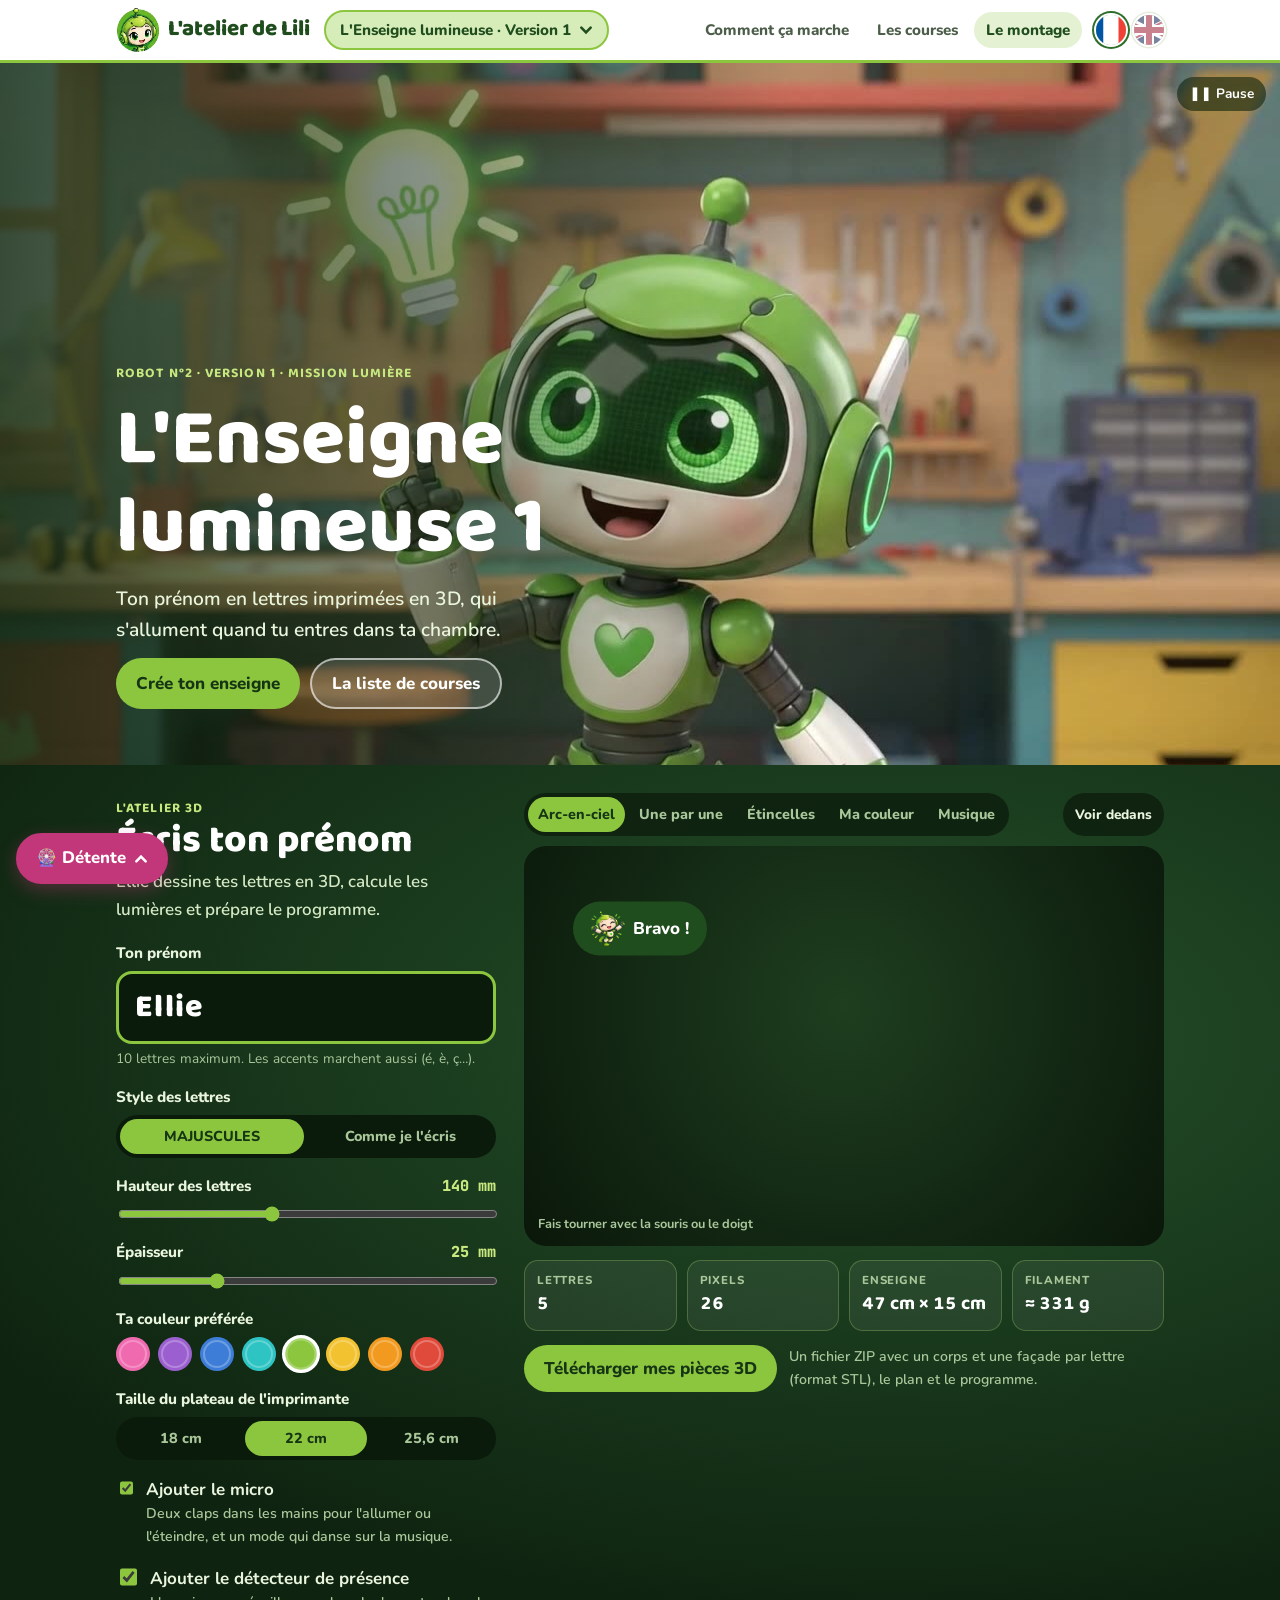
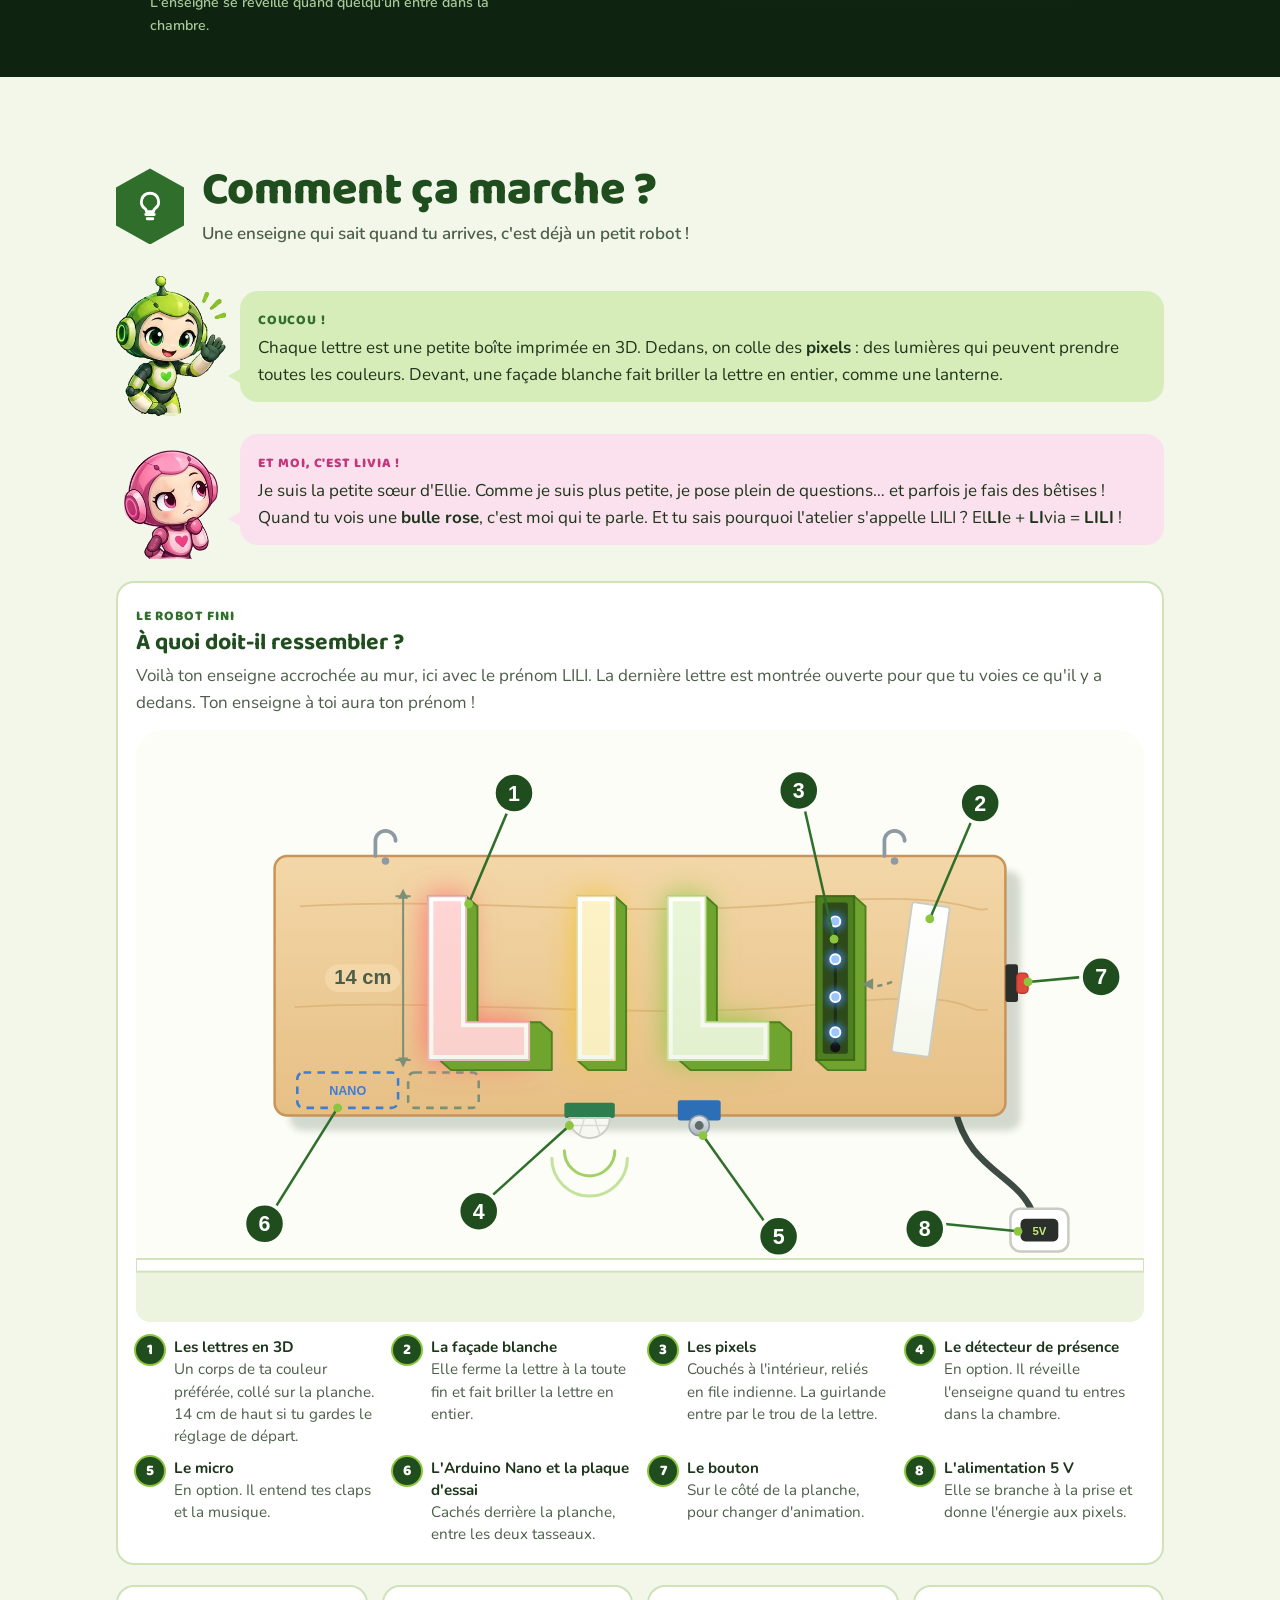
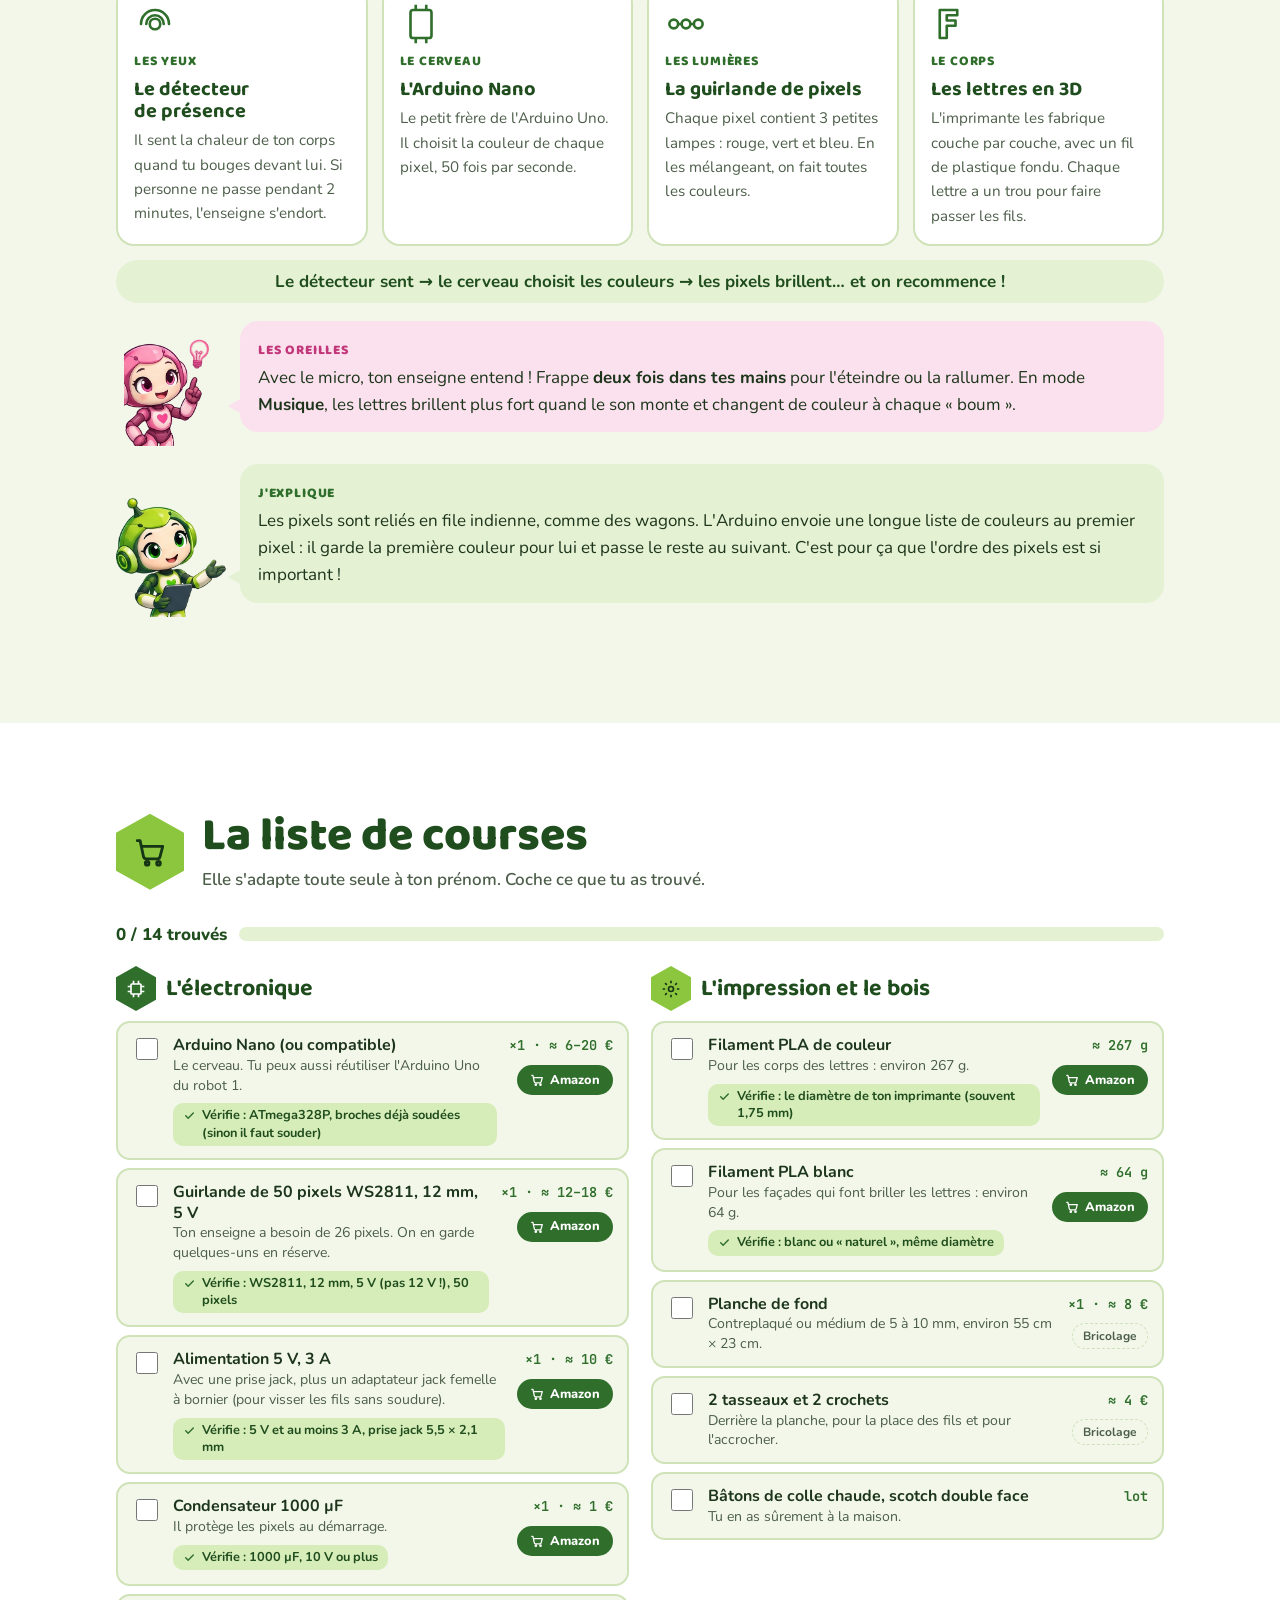
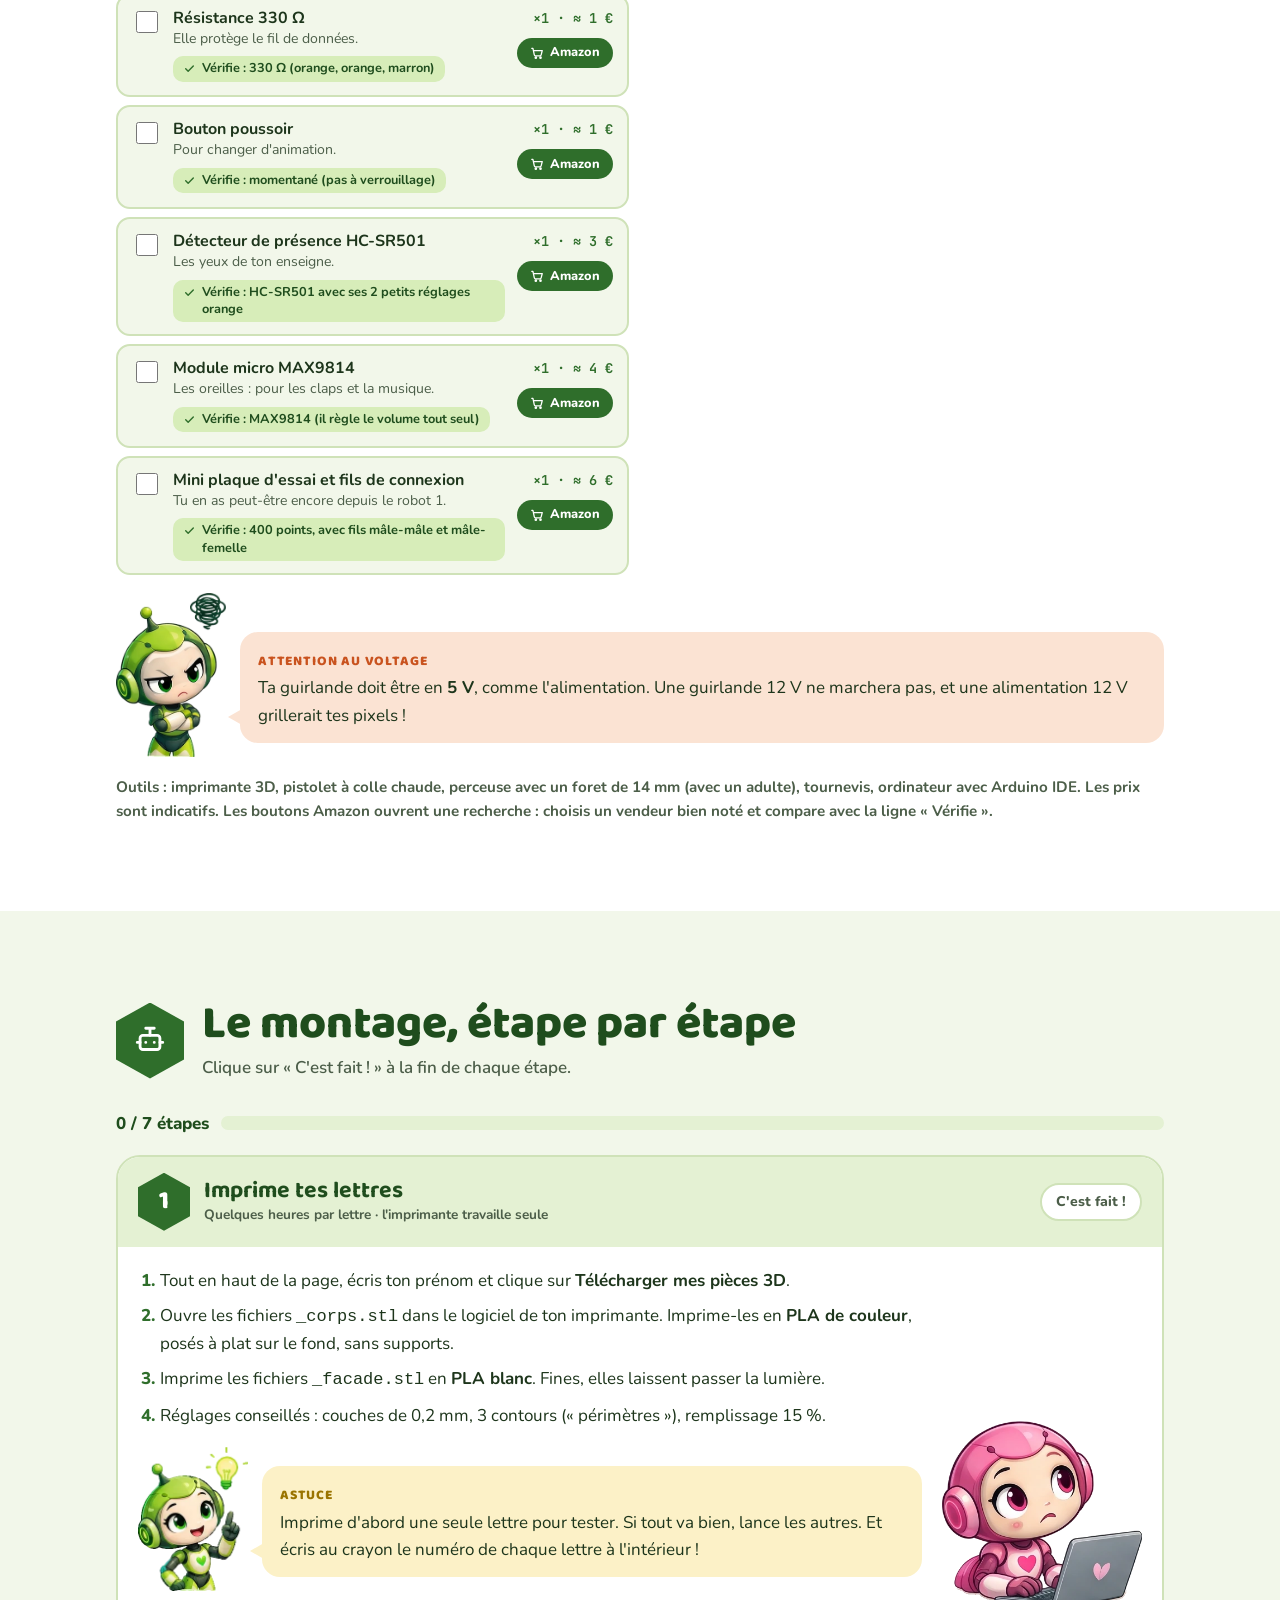
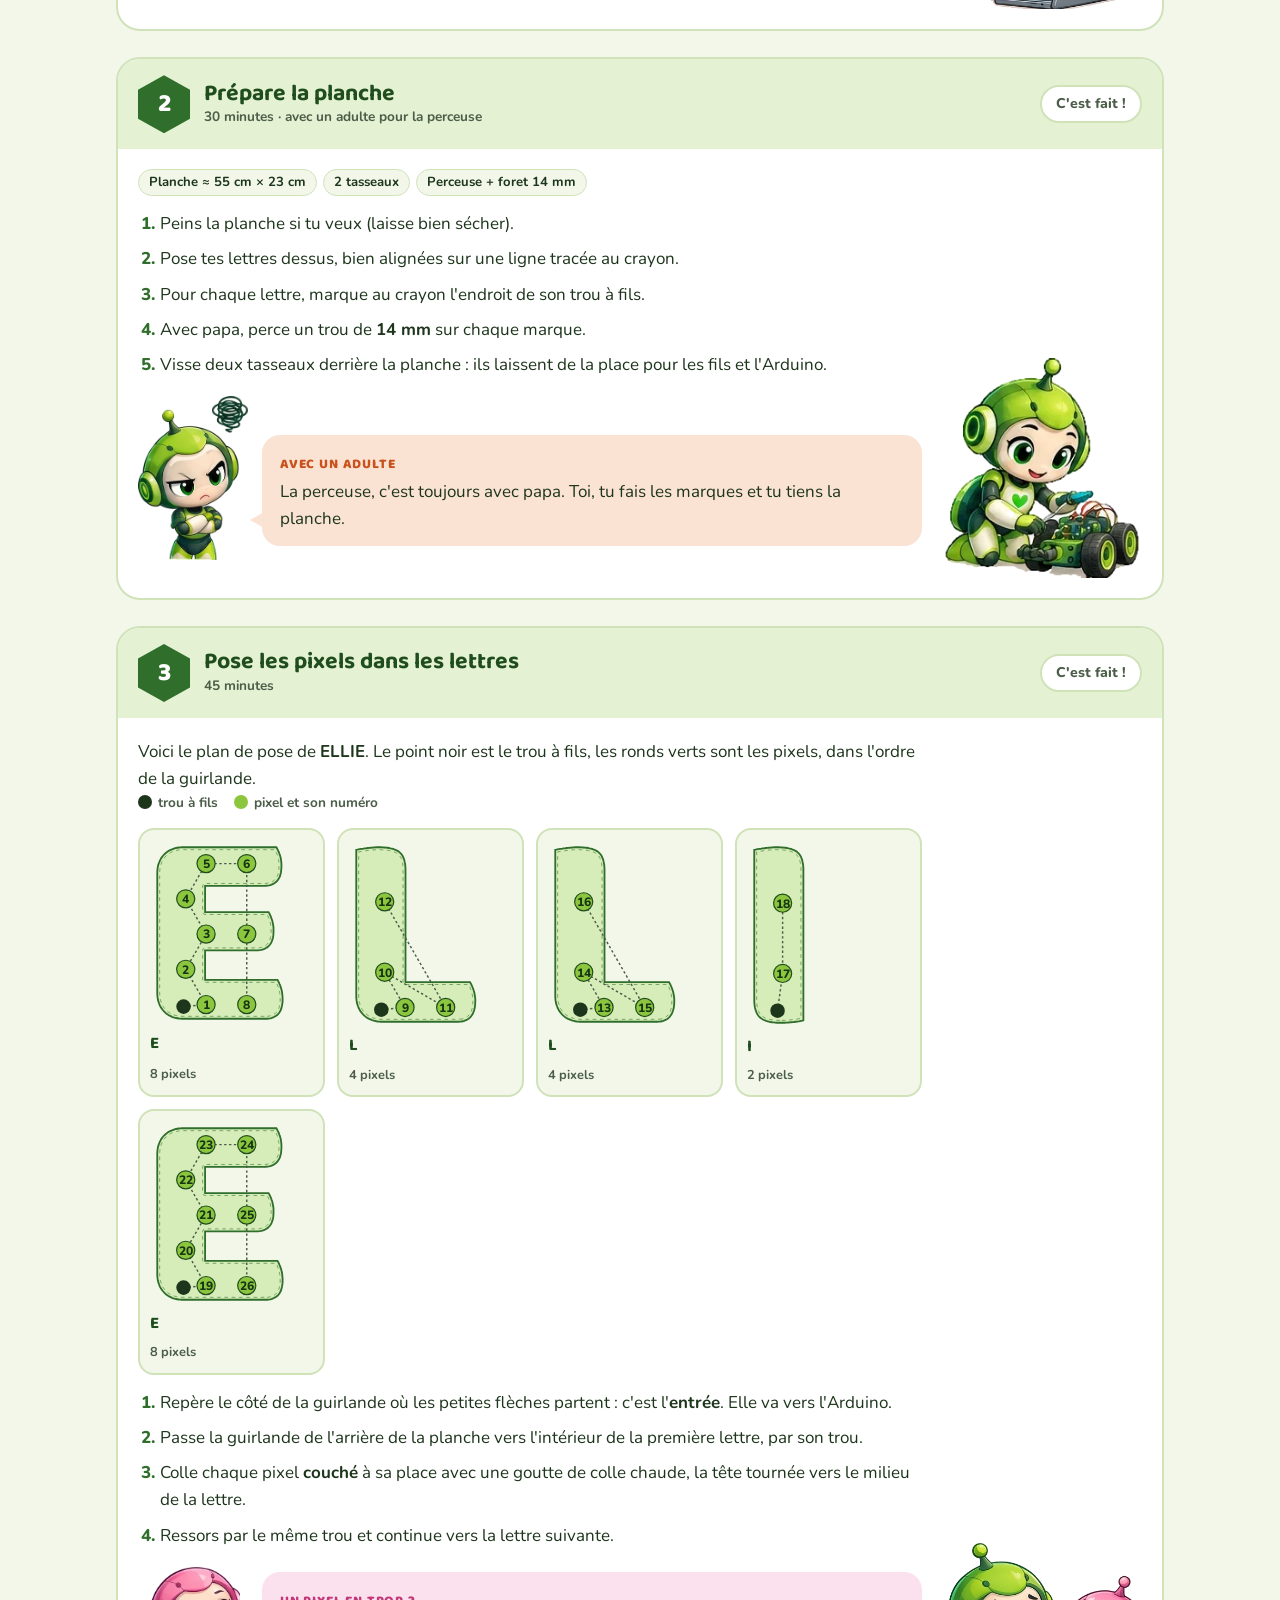
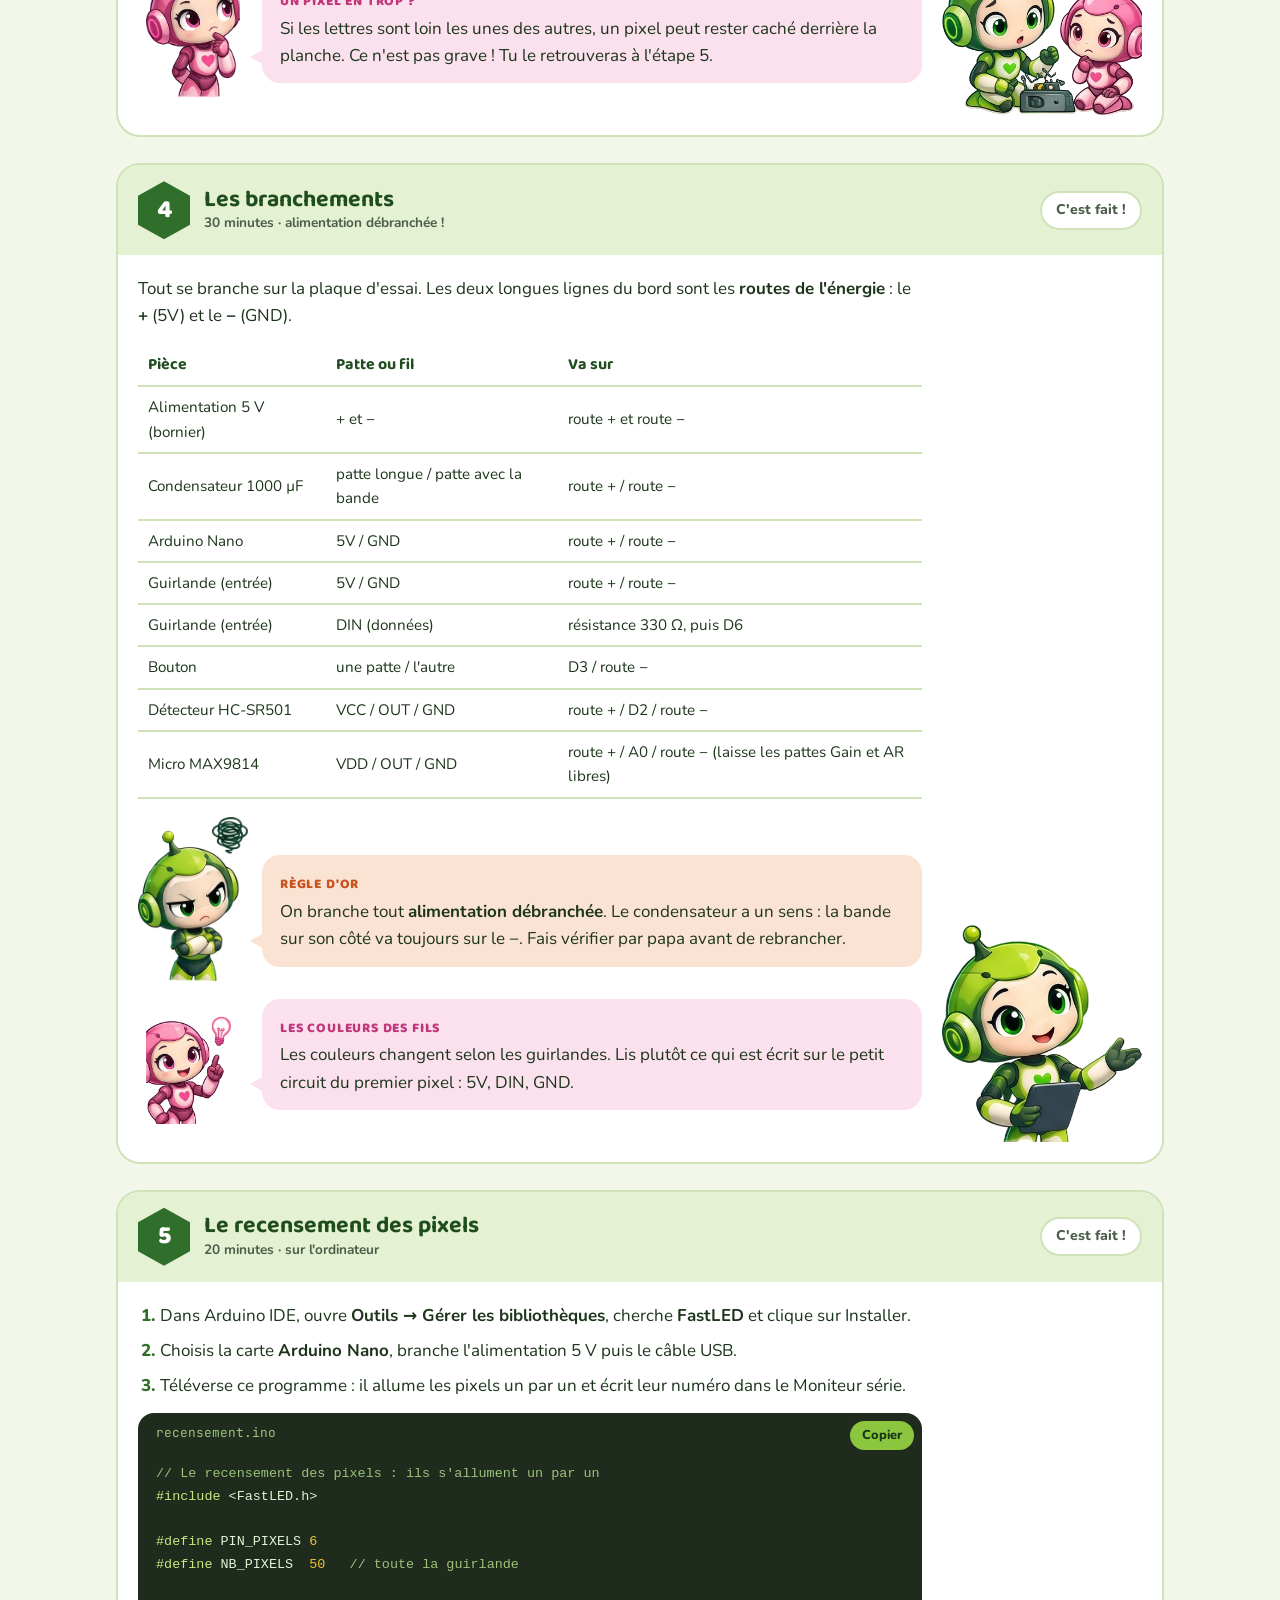
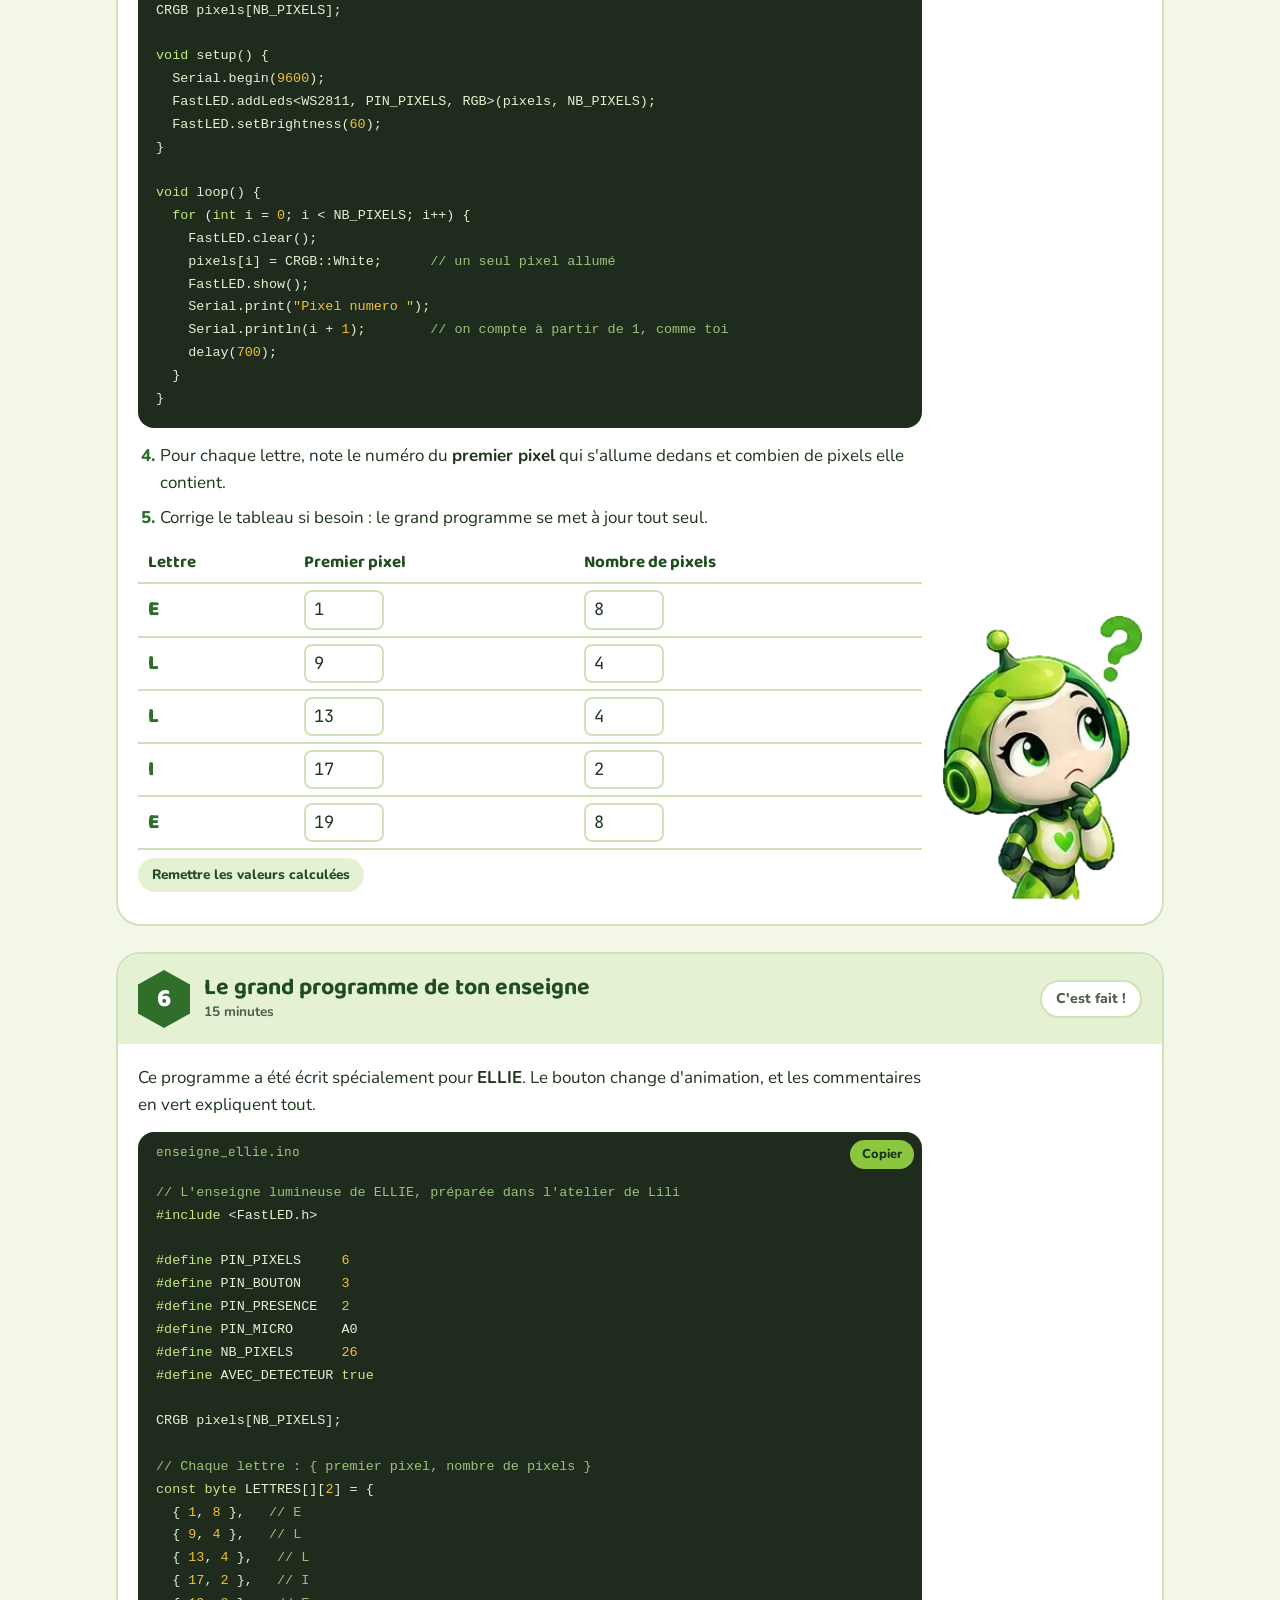
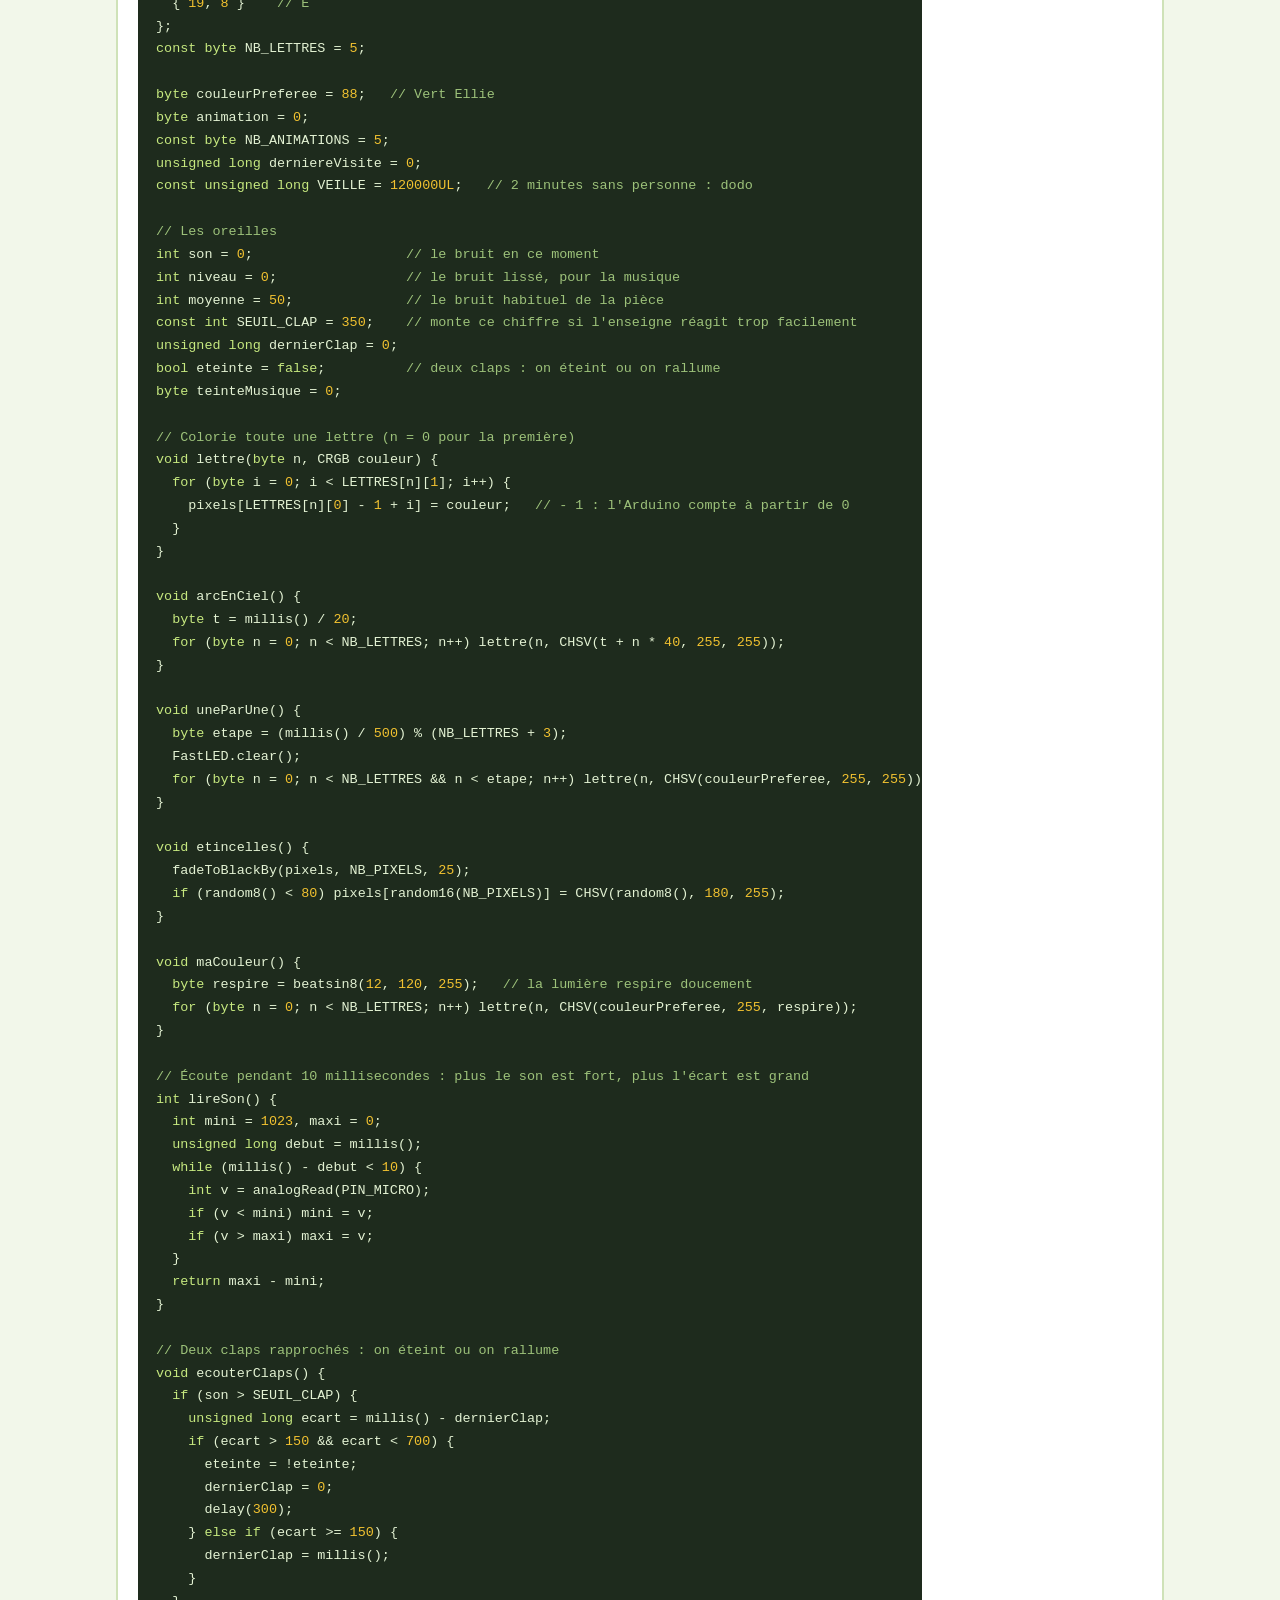
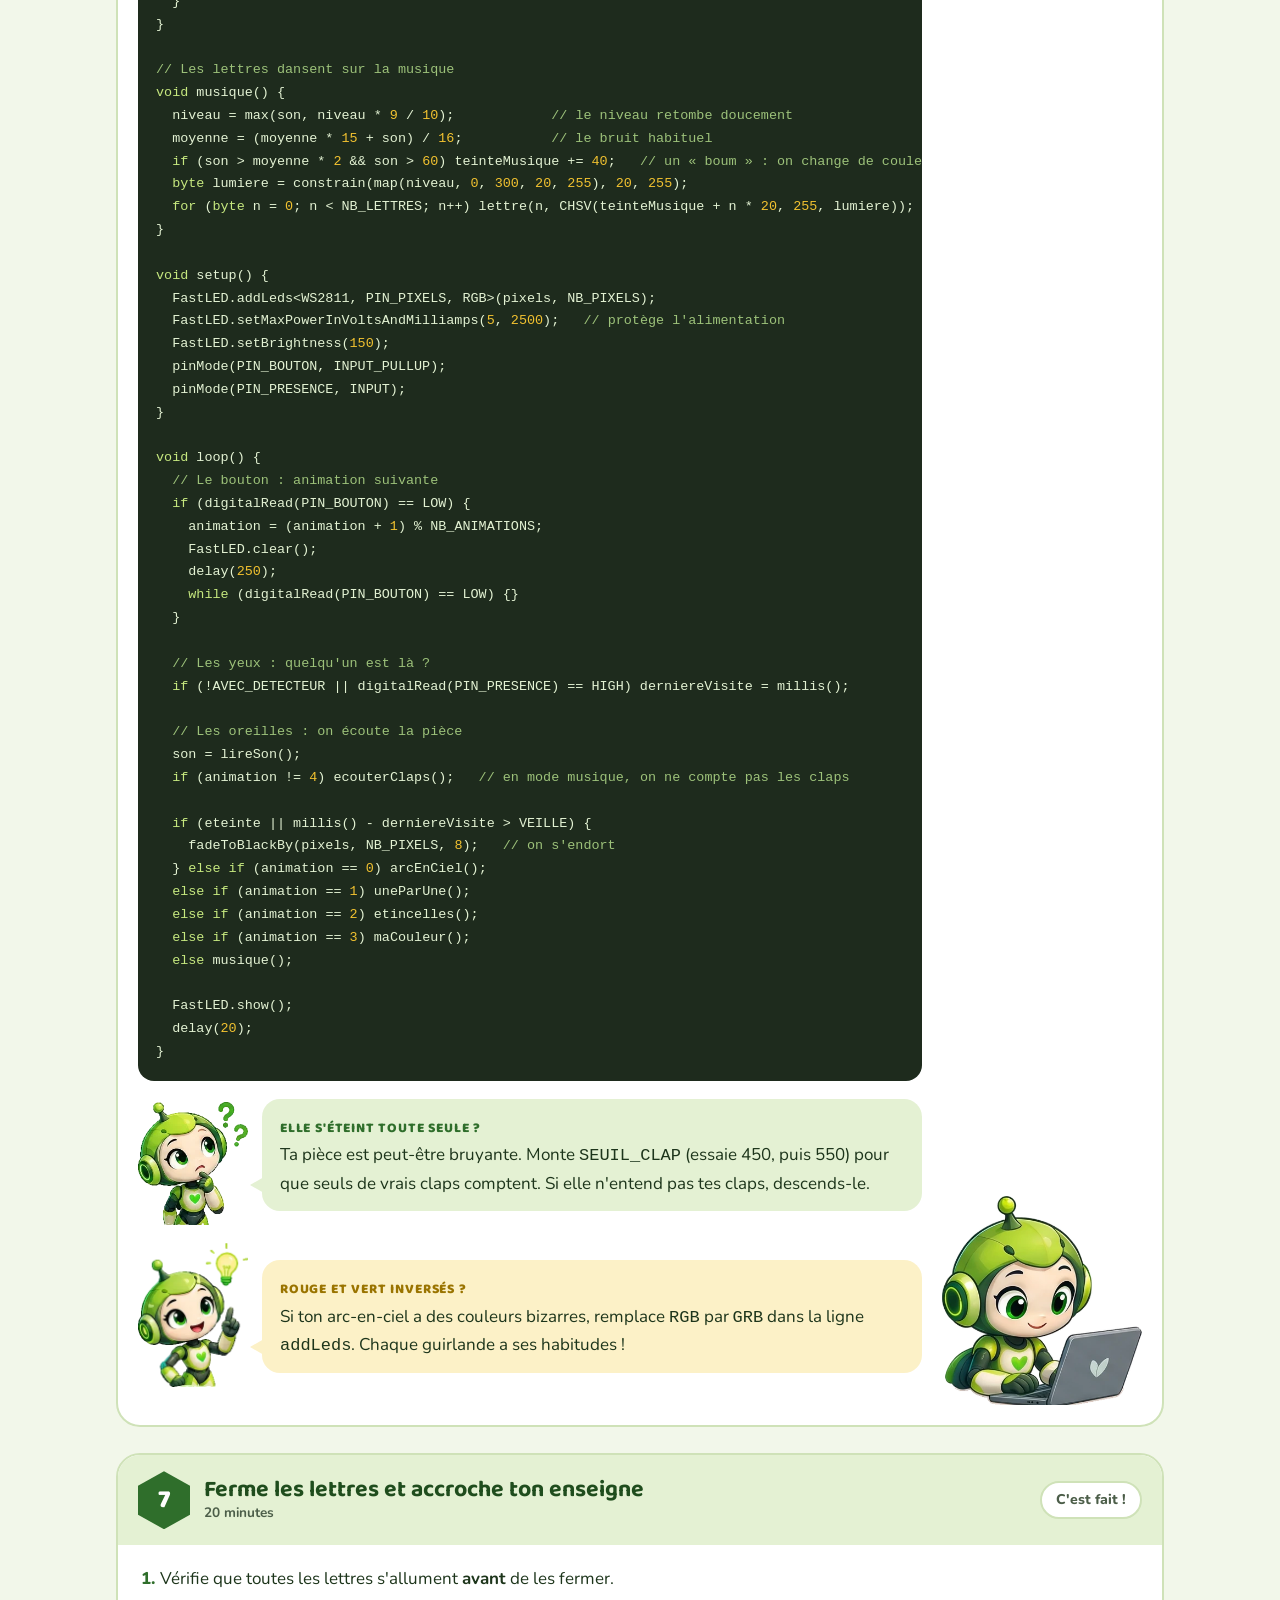
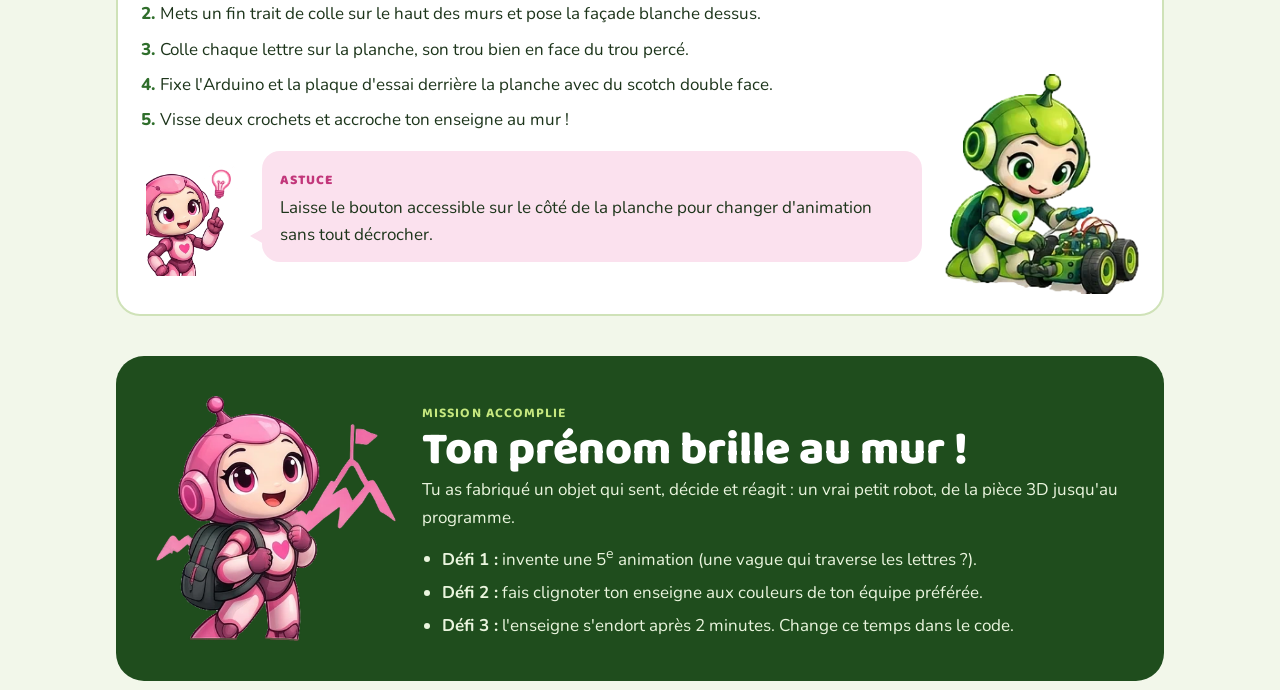
<file: enseigne.html>
<!doctype html>
<html lang="fr">
<head>
<meta charset="utf-8">
<meta name="viewport" content="width=device-width, initial-scale=1, viewport-fit=cover">
<title>L'Enseigne lumineuse · L'atelier de Lili</title>
<link rel="preconnect" href="https://fonts.googleapis.com">
<link rel="preconnect" href="https://fonts.gstatic.com" crossorigin>
<link rel="stylesheet" href="https://fonts.googleapis.com/css2?family=Baloo+2:wght@500;700;800&family=Nunito:wght@400;600;700;800&family=JetBrains+Mono:wght@400;600&display=swap">
<link rel="icon" href="assets/lili-avatar.webp" type="image/webp">
<link rel="stylesheet" href="assets/atelier.css?v=6">
<style>
:root{color-scheme:light;padding-top:env(safe-area-inset-top,0px);padding-bottom:env(safe-area-inset-bottom,0px);
  --night:#0F2410; --night-2:#183A17;}
body{margin:0}
img{max-width:100%}
[hidden]{display:none!important}

/* ---------- Configurateur (bannière) ---------- */
.studio{background:radial-gradient(120% 90% at 70% 30%,#24502A 0%,var(--night) 70%);color:#EAF5DE}
.studio .wrap{display:grid;grid-template-columns:minmax(0,380px) minmax(0,1fr);gap:28px;padding-block:28px 40px;align-items:start}
.studio .studio-title{color:#fff;font-size:clamp(1.8rem,3.5vw,2.4rem);font-weight:800}
.studio .eyebrow{color:#C6E87F}
.studio p.lead{color:#D5E9C4;font-weight:600;margin-top:6px}
.panel{display:grid;gap:16px;margin-top:18px}
.field{display:grid;gap:6px}
.field>label,.field>.lbl{font-weight:800;font-size:.95rem;display:flex;justify-content:space-between;color:#EAF5DE}
.field output{font-family:var(--font-mono);color:#C6E87F}
.field small{color:#A9C79A;font-size:.85rem;line-height:1.35}
#nameInput{font:inherit;font-family:var(--font-display);font-weight:800;font-size:2rem;letter-spacing:.04em;width:100%;padding:8px 16px;border-radius:16px;border:3px solid #8CC63F;background:#0B1B0B;color:#fff}
#nameInput::placeholder{color:#4F6F45}
.seg{display:flex;background:#0B1B0B;border-radius:999px;padding:4px;gap:4px;flex-wrap:wrap}
.seg button{flex:1;font:inherit;font-weight:800;font-size:.9rem;border:0;border-radius:999px;padding:6px 10px;background:transparent;color:#A9C79A;cursor:pointer;white-space:nowrap}
.seg button[aria-pressed="true"]{background:#8CC63F;color:#163514}
.studio input[type=range]{accent-color:#8CC63F}
.swatches{display:flex;gap:8px;flex-wrap:wrap}
.swatches button{width:34px;height:34px;border-radius:50%;border:3px solid transparent;cursor:pointer;box-shadow:inset 0 0 0 2px rgba(255,255,255,.25)}
.swatches button[aria-pressed="true"]{border-color:#fff;transform:scale(1.12)}
.check{display:flex;gap:10px;align-items:flex-start;font-weight:700;cursor:pointer}
.check input{width:20px;height:20px;accent-color:#8CC63F;margin-top:2px}
.check small{display:block;font-weight:600;color:#A9C79A}

.stage{min-width:0}
.canvas-wrap{position:relative}
.stage canvas{display:block;width:100%;aspect-ratio:16/10;border-radius:22px;background:radial-gradient(circle at 50% 40%,#1E3E1F,#0A170A);touch-action:none}
.stage-bar{display:flex;gap:8px;flex-wrap:wrap;justify-content:space-between;margin-bottom:10px}
.anim-seg{background:rgba(11,27,11,.75)}
.pill-btn{font:inherit;font-weight:800;font-size:.85rem;border:0;border-radius:999px;padding:6px 12px;background:rgba(11,27,11,.75);color:#EAF5DE;cursor:pointer}
.stage-hint{pointer-events:none;position:absolute;bottom:12px;left:14px;font-size:.8rem;color:#A9C79A;font-weight:700}
.loading{position:absolute;inset:0;display:grid;place-items:center;font-weight:800;color:#C6E87F}
.stats{display:grid;grid-template-columns:repeat(4,1fr);gap:10px;margin-top:14px}
.stat{background:rgba(255,255,255,.06);border:1.5px solid rgba(198,232,127,.25);border-radius:14px;padding:10px 12px}
.stat span{display:block;font-size:.72rem;text-transform:uppercase;letter-spacing:.07em;font-weight:800;color:#A9C79A}
.stat b{font-family:var(--font-display);font-size:1.2rem;color:#fff;font-variant-numeric:tabular-nums}
.dl-row{display:flex;gap:12px;align-items:center;flex-wrap:wrap;margin-top:14px}
.dl-row .note{color:#A9C79A;font-size:.88rem;font-weight:600;flex:1;min-width:200px}
.alert{margin-top:12px;background:#4A2414;color:#FFD9C6;border-radius:14px;padding:10px 14px;font-weight:700;font-size:.92rem}
.studio .lili .bubble{background:#2A4A22;color:#EAF5DE}
.studio .lili .bubble::before{border-right-color:#2A4A22}
.studio .lili .tag{color:#C6E87F}
@media (max-width:900px){.studio .wrap{grid-template-columns:1fr}}
@media (max-width:560px){.stats{grid-template-columns:1fr 1fr}.stage canvas{aspect-ratio:4/3}}

/* ---------- Plans de pose ---------- */
.plans{display:grid;grid-template-columns:repeat(auto-fill,minmax(170px,1fr));gap:12px;margin-block:14px}
.plan{background:var(--bg);border:2px solid var(--line);border-radius:16px;padding:10px;display:grid;gap:4px;min-width:0}
.plan svg{width:100%;height:auto;max-height:220px}
.plan b{font-family:var(--font-display);font-size:1.05rem;color:var(--green-deep)}
.plan small{color:var(--ink-soft);font-weight:700;font-size:.8rem}
.legend{display:flex;gap:16px;flex-wrap:wrap;font-size:.85rem;font-weight:700;color:var(--ink-soft)}
.legend i{display:inline-block;width:14px;height:14px;border-radius:50%;vertical-align:-2px;margin-right:6px}

/* Tableau des pixels */
.pixtable{overflow-x:auto;margin-block:12px}
.pixtable table{border-collapse:collapse;min-width:360px;width:100%}
.pixtable th,.pixtable td{padding:6px 10px;border-bottom:2px solid var(--line);text-align:left}
.pixtable th{font-family:var(--font-display);color:var(--green-deep)}
.pixtable td.l{font-family:var(--font-display);font-weight:800;font-size:1.3rem;color:var(--green)}
.pixtable input{width:80px;font:inherit;font-family:var(--font-mono);padding:4px 8px;border-radius:8px;border:2px solid var(--line);background:var(--surface);color:var(--ink)}
.pixtable button{margin-top:8px}
.mini{font-size:.85rem;padding:6px 14px}
</style>
</head>
<body>
<header class="topbar">
  <div class="wrap">
    <a class="brand" href="index.html"><img src="assets/lili-avatar.webp" alt="">L'atelier de Lili</a>
    <div class="picker">
      <button class="picker-btn" id="pickerBtn" aria-expanded="false" aria-controls="pickerMenu">L'Enseigne lumineuse · Version 1<svg viewBox="0 0 12 12" fill="none" stroke="currentColor" stroke-width="2.2" stroke-linecap="round"><path d="M2 4l4 4 4-4"/></svg>
      </button>
      <div class="picker-menu" id="pickerMenu" hidden>
        <a class="robot-opt" href="index.html">
          <span class="ico"><svg viewBox="0 0 48 48" width="40"><circle cx="24" cy="16" r="7" fill="#F4F4F0" stroke="#2F6E2B" stroke-width="2"/><rect x="4" y="25" width="40" height="5" rx="2.5" fill="#8CC63F" transform="rotate(-8 24 27)"/><path d="M24 30v12M16 42h16" stroke="#2F6E2B" stroke-width="3" stroke-linecap="round"/></svg></span>
          <span><b>L'Équilibriste · Version 1</b><small>Une balle de ping-pong en équilibre sur un rail</small></span>
        </a>
        <a class="robot-opt" href="plateau.html">
          <span class="ico"><svg viewBox="0 0 48 48" width="40"><circle cx="24" cy="10" r="5" fill="#F4F4F0" stroke="#2F6E2B" stroke-width="2"/><ellipse cx="24" cy="19" rx="19" ry="4.5" fill="#8CC63F" stroke="#2F6E2B" stroke-width="2" transform="rotate(-6 24 19)"/><path d="M11 23l-3 17M24 24v16M37 21l3 19M5 41h38" stroke="#2F6E2B" stroke-width="3" stroke-linecap="round"/></svg></span>
          <span><b>L'Équilibriste · Version 2</b><small>Une bille sur un plateau, 3 moteurs · niveau expert</small></span>
        </a>
        <a class="robot-opt is-current" href="#top">
          <span class="ico"><svg viewBox="0 0 48 48" width="40"><rect x="4" y="12" width="40" height="24" rx="5" fill="#1F4D1D"/><text x="24" y="30" text-anchor="middle" font-family="Baloo 2, sans-serif" font-weight="800" font-size="15" fill="#C6E87F">ABC</text></svg></span>
          <span><b>L'Enseigne lumineuse · Version 1</b><small>Ton prénom en lettres imprimées en 3D qui s'allument</small></span>
        </a>
        <a class="robot-opt" href="panneau.html">
          <span class="ico"><svg viewBox="0 0 48 48" width="40"><rect x="4" y="12" width="40" height="24" rx="5" fill="#1F4D1D"/><text x="24" y="30" text-anchor="middle" font-family="Baloo 2, sans-serif" font-weight="800" font-size="15" fill="#C6E87F">ABC</text></svg></span>
          <span><b>L'Enseigne lumineuse · Version 2</b><small>Tes messages qui défilent · très facile</small></span>
        </a>
        <a class="robot-opt" href="rouleur.html">
          <span class="ico"><svg viewBox="0 0 48 48" width="40"><rect x="8" y="16" width="32" height="16" rx="5" fill="#8CC63F" stroke="#1F4D1D" stroke-width="2"/><rect x="18" y="9" width="12" height="7" rx="2" fill="#3D7DD8"/><circle cx="14" cy="34" r="6" fill="#1F4D1D"/><circle cx="34" cy="34" r="6" fill="#1F4D1D"/></svg></span>
          <span><b>Le Rouleur</b><small>Il roule et contourne les obstacles tout seul</small></span>
        </a>
        <span class="robot-opt locked" aria-disabled="true">
          <span class="ico"><svg viewBox="0 0 48 48" width="34"><rect x="10" y="20" width="28" height="22" rx="5" fill="none" stroke="currentColor" stroke-width="3"/><path d="M16 20v-6a8 8 0 0116 0v6" fill="none" stroke="currentColor" stroke-width="3"/></svg></span>
          <span><b>Mystère</b><small>Se débloque quand tu as fini le Rouleur</small></span>
        </span>
      </div>
    </div>
    <nav class="navlinks" aria-label="Chapitres">
      <a href="#comprendre">Comment ça marche</a>
      <a href="#courses">Les courses</a>
      <a href="#montage">Le montage</a>
    </nav>
    <nav class="lang" aria-label="Langue"><a href="enseigne.html" lang="fr" hreflang="fr" title="Français" aria-label="Français" aria-current="true"><svg viewBox="0 0 3 2" preserveAspectRatio="xMidYMid slice" aria-hidden="true"><rect width="1" height="2" fill="#0055A4"/><rect x="1" width="1" height="2" fill="#FFFFFF"/><rect x="2" width="1" height="2" fill="#EF4135"/></svg></a><a href="en/enseigne.html" lang="en" hreflang="en" title="English" aria-label="English"><svg viewBox="0 0 60 30" preserveAspectRatio="xMidYMid slice" aria-hidden="true"><clipPath id="ukT"><path d="M30,15h30v15zv15h-30zh-30v-15zv-15h30z"/></clipPath><rect width="60" height="30" fill="#012169"/><path d="M0,0L60,30M60,0L0,30" stroke="#FFFFFF" stroke-width="6"/><path d="M0,0L60,30M60,0L0,30" clip-path="url(#ukT)" stroke="#C8102E" stroke-width="4"/><path d="M30,0v30M0,15h60" stroke="#FFFFFF" stroke-width="10"/><path d="M30,0v30M0,15h60" stroke="#C8102E" stroke-width="6"/></svg></a></nav>
  </div>
</header>

<main id="top">
  <div class="hero">
    <video id="heroVideo" src="assets/banner.mp4?v=4" poster="assets/banner-poster.jpg" autoplay muted loop playsinline aria-label="Ellie construit un robot dans son atelier"></video>
    <button class="vid-toggle" id="vidToggle" type="button">❚❚ Pause</button>
    <div class="hero-text">
      <div class="wrap">
        <span class="eyebrow">Robot n°2 · Version 1 · Mission lumière</span>
        <h1>L'Enseigne lumineuse 1</h1>
        <p class="lead">Ton prénom en lettres imprimées en 3D, qui s'allument quand tu entres dans ta chambre.</p>
        <div class="hero-cta">
          <a class="btn btn-lime" href="#studio">Crée ton enseigne</a>
          <a class="btn btn-ghost" href="#courses">La liste de courses</a>
        </div>
      </div>
    </div>
  </div>

  <!-- ===================== CONFIGURATEUR ===================== -->
  <section class="studio" id="studio">
    <div class="wrap">
      <div>
        <span class="eyebrow">L'atelier 3D</span>
        <h2 class="studio-title">Écris ton prénom</h2>
        <p class="lead">Ellie dessine tes lettres en 3D, calcule les lumières et prépare le programme.</p>
        <div class="panel">
          <div class="field">
            <label for="nameInput">Ton prénom</label>
            <input id="nameInput" type="text" maxlength="10" autocomplete="off" spellcheck="false" value="Ellie">
            <small>10 lettres maximum. Les accents marchent aussi (é, è, ç…).</small>
          </div>
          <div class="field">
            <span class="lbl">Style des lettres</span>
            <div class="seg" id="caseSeg">
              <button type="button" data-v="upper" aria-pressed="true">MAJUSCULES</button>
              <button type="button" data-v="asis" aria-pressed="false">Comme je l'écris</button>
            </div>
          </div>
          <div class="field">
            <label for="height">Hauteur des lettres <output id="heightOut">140 mm</output></label>
            <input type="range" id="height" min="100" max="200" step="5" value="140">
          </div>
          <div class="field">
            <label for="depth">Épaisseur <output id="depthOut">25 mm</output></label>
            <input type="range" id="depth" min="20" max="40" step="1" value="25">
          </div>
          <div class="field">
            <span class="lbl">Ta couleur préférée</span>
            <div class="swatches" id="swatches"></div>
          </div>
          <div class="field">
            <span class="lbl">Taille du plateau de l'imprimante</span>
            <div class="seg" id="bedSeg">
              <button type="button" data-v="180" aria-pressed="false">18 cm</button>
              <button type="button" data-v="220" aria-pressed="true">22 cm</button>
              <button type="button" data-v="256" aria-pressed="false">25,6 cm</button>
            </div>
          </div>
          <label class="check"><input type="checkbox" id="micChk" checked><span>Ajouter le micro<small>Deux claps dans les mains pour l'allumer ou l'éteindre, et un mode qui danse sur la musique.</small></span></label>
          <label class="check"><input type="checkbox" id="pirChk" checked><span>Ajouter le détecteur de présence<small>L'enseigne se réveille quand quelqu'un entre dans la chambre.</small></span></label>
        </div>
      </div>

      <div class="stage">
        <div class="stage-bar">
          <div class="seg anim-seg" id="animSeg">
            <button type="button" data-v="0" aria-pressed="true">Arc-en-ciel</button>
            <button type="button" data-v="1" aria-pressed="false">Une par une</button>
            <button type="button" data-v="2" aria-pressed="false">Étincelles</button>
            <button type="button" data-v="3" aria-pressed="false">Ma couleur</button>
            <button type="button" data-v="4" aria-pressed="false" class="mic-only">Musique</button>
          </div>
          <button class="pill-btn" id="lidBtn" type="button">Voir dedans</button>
        </div>
        <div class="canvas-wrap">
        <canvas id="view" aria-label="Aperçu 3D de ton enseigne"></canvas>
        <div class="loading" id="loading">Ellie prépare l'atelier 3D…</div>
        <span class="stage-hint">Fais tourner avec la souris ou le doigt</span>
        </div>
        <div class="stats">
          <div class="stat"><span>Lettres</span><b id="stLetters">–</b></div>
          <div class="stat"><span>Pixels</span><b id="stPixels">–</b></div>
          <div class="stat"><span>Enseigne</span><b id="stSize">–</b></div>
          <div class="stat"><span>Filament</span><b id="stFil">–</b></div>
        </div>
        <div class="alert" id="bedAlert" hidden></div>
        <div class="dl-row">
          <button class="btn btn-lime" id="dlBtn" type="button" disabled>Télécharger mes pièces 3D</button>
          <p class="note" id="dlNote">Un fichier ZIP avec un corps et une façade par lettre (format STL), le plan et le programme.</p>
        </div>
      </div>
    </div>
  </section>

  <!-- ===================== COMPRENDRE ===================== -->
  <section class="chap" id="comprendre">
    <div class="wrap">
      <div class="chap-head">
        <div class="hex"><svg viewBox="0 0 24 24" fill="none" stroke="currentColor" stroke-width="2" stroke-linecap="round" stroke-linejoin="round"><path d="M9 18h6M10 21h4M12 3a6 6 0 00-3.5 10.9c.6.5 1 1.2 1 2.1h5c0-.9.4-1.6 1-2.1A6 6 0 0012 3z"/></svg></div>
        <div><h2>Comment ça marche ?</h2><p>Une enseigne qui sait quand tu arrives, c'est déjà un petit robot !</p></div>
      </div>
      <div class="lili">
        <img src="assets/lili-coucou.webp" alt="Ellie fait coucou">
        <div class="bubble"><span class="tag">Coucou !</span><p>Chaque lettre est une petite boîte imprimée en 3D. Dedans, on colle des <strong>pixels</strong> : des lumières qui peuvent prendre toutes les couleurs. Devant, une façade blanche fait briller la lettre en entier, comme une lanterne.</p></div>
      </div>
      <div class="lili livia"><img src="assets/livia-petite.webp" alt="Livia, la petite sœur d'Ellie"><div class="bubble"><span class="tag">Et moi, c'est Livia !</span><p>Je suis la petite sœur d'Ellie. Comme je suis plus petite, je pose plein de questions… et parfois je fais des bêtises ! Quand tu vois une <strong>bulle rose</strong>, c'est moi qui te parle. Et tu sais pourquoi l'atelier s'appelle LILI ? El<strong>LI</strong>e + <strong>LI</strong>via = <strong>LILI</strong> !</p></div></div>
      <!-- À quoi doit-il ressembler ? -->
      <figure class="look" id="apercu">
        <div class="look-head"><span class="role">Le robot fini</span><h3>À quoi doit-il ressembler ?</h3><p>Voilà ton enseigne accrochée au mur, ici avec le prénom LILI. La dernière lettre est montrée ouverte pour que tu voies ce qu'il y a dedans. Ton enseigne à toi aura ton prénom !</p></div>
        <a class="look-pic" href="assets/look-enseigne.svg" target="_blank" rel="noopener" title="Ouvrir l'image en grand"><img src="assets/look-enseigne.svg" alt="L'Enseigne lumineuse terminée, accrochée au mur : lettres qui brillent, une lettre ouverte pour voir les pixels, détecteur, micro, bouton et alimentation" width="800" height="470" loading="lazy"></a>
        <p class="look-zoom">Touche l'image pour l'agrandir.</p>
        <ol class="look-key">
          <li><span><b>Les lettres en 3D</b>Un corps de ta couleur préférée, collé sur la planche. 14 cm de haut si tu gardes le réglage de départ.</span></li>
          <li><span><b>La façade blanche</b>Elle ferme la lettre à la toute fin et fait briller la lettre en entier.</span></li>
          <li><span><b>Les pixels</b>Couchés à l'intérieur, reliés en file indienne. La guirlande entre par le trou de la lettre.</span></li>
          <li><span><b>Le détecteur de présence</b>En option. Il réveille l'enseigne quand tu entres dans la chambre.</span></li>
          <li><span><b>Le micro</b>En option. Il entend tes claps et la musique.</span></li>
          <li><span><b>L'Arduino Nano et la plaque d'essai</b>Cachés derrière la planche, entre les deux tasseaux.</span></li>
          <li><span><b>Le bouton</b>Sur le côté de la planche, pour changer d'animation.</span></li>
          <li><span><b>L'alimentation 5 V</b>Elle se branche à la prise et donne l'énergie aux pixels.</span></li>
        </ol>
      </figure>

      <div class="how">
        <div class="how-card">
          <svg viewBox="0 0 48 48" fill="none" stroke="currentColor" stroke-width="3" stroke-linecap="round"><circle cx="24" cy="24" r="6"/><path d="M8 24a16 16 0 0132 0M14 24a10 10 0 0120 0"/></svg>
          <span class="role">Les yeux</span><h3>Le détecteur de présence</h3>
          <p>Il sent la chaleur de ton corps quand tu bouges devant lui. Si personne ne passe pendant 2 minutes, l'enseigne s'endort.</p>
        </div>
        <div class="how-card">
          <svg viewBox="0 0 48 48" fill="none" stroke="currentColor" stroke-width="3" stroke-linejoin="round"><rect x="12" y="8" width="24" height="32" rx="3"/><path d="M18 2v6M30 2v6M18 40v6M30 40v6"/></svg>
          <span class="role">Le cerveau</span><h3>L'Arduino Nano</h3>
          <p>Le petit frère de l'Arduino Uno. Il choisit la couleur de chaque pixel, 50 fois par seconde.</p>
        </div>
        <div class="how-card">
          <svg viewBox="0 0 48 48" fill="none" stroke="currentColor" stroke-width="3" stroke-linecap="round"><circle cx="10" cy="24" r="5"/><circle cx="24" cy="24" r="5"/><circle cx="38" cy="24" r="5"/><path d="M15 24h4M29 24h4"/></svg>
          <span class="role">Les lumières</span><h3>La guirlande de pixels</h3>
          <p>Chaque pixel contient 3 petites lampes : rouge, vert et bleu. En les mélangeant, on fait toutes les couleurs.</p>
        </div>
        <div class="how-card">
          <svg viewBox="0 0 48 48" fill="none" stroke="currentColor" stroke-width="3" stroke-linejoin="round"><path d="M10 8h20v6H18v6h10v6H18v14h-8z"/></svg>
          <span class="role">Le corps</span><h3>Les lettres en 3D</h3>
          <p>L'imprimante les fabrique couche par couche, avec un fil de plastique fondu. Chaque lettre a un trou pour faire passer les fils.</p>
        </div>
      </div>
      <p class="loop-line">Le détecteur sent → le cerveau choisit les couleurs → les pixels brillent… et on recommence !</p>
      <div class="lili tip livia mic-only">
        <img src="assets/livia-idee.webp" alt="">
        <div class="bubble"><span class="tag">Les oreilles</span><p>Avec le micro, ton enseigne entend ! Frappe <strong>deux fois dans tes mains</strong> pour l'éteindre ou la rallumer. En mode <strong>Musique</strong>, les lettres brillent plus fort quand le son monte et changent de couleur à chaque « boum ».</p></div>
      </div>
      <div class="lili ask">
        <img src="assets/lili-explique.webp" alt="Ellie explique">
        <div class="bubble"><span class="tag">J'explique</span><p>Les pixels sont reliés en file indienne, comme des wagons. L'Arduino envoie une longue liste de couleurs au premier pixel : il garde la première couleur pour lui et passe le reste au suivant. C'est pour ça que l'ordre des pixels est si important !</p></div>
      </div>
    </div>
  </section>

  <!-- ===================== COURSES ===================== -->
  <section class="chap chap-alt" id="courses">
    <div class="wrap">
      <div class="chap-head">
        <div class="hex lime"><svg viewBox="0 0 24 24" fill="none" stroke="currentColor" stroke-width="2" stroke-linecap="round" stroke-linejoin="round"><path d="M3 4h2l2.4 11.2a2 2 0 002 1.6h7.7a2 2 0 002-1.5L21 8H6"/><circle cx="10" cy="20" r="1.3"/><circle cx="18" cy="20" r="1.3"/></svg></div>
        <div><h2>La liste de courses</h2><p>Elle s'adapte toute seule à ton prénom. Coche ce que tu as trouvé.</p></div>
      </div>
      <div class="progress"><span id="shopCount">0 / 0 trouvés</span><div class="bar"><i id="shopBar"></i></div></div>
      <div class="shop" id="shop"></div>
      <div class="lili warn">
        <img src="assets/lili-pas-contente.webp" alt="Ellie les bras croisés">
        <div class="bubble"><span class="tag">Attention au voltage</span><p>Ta guirlande doit être en <strong>5 V</strong>, comme l'alimentation. Une guirlande 12 V ne marchera pas, et une alimentation 12 V grillerait tes pixels !</p></div>
      </div>
      <p class="total">Outils : imprimante 3D, pistolet à colle chaude, perceuse avec un foret de 14 mm (avec un adulte), tournevis, ordinateur avec Arduino IDE. Les prix sont indicatifs. Les boutons Amazon ouvrent une recherche : choisis un vendeur bien noté et compare avec la ligne « Vérifie ».</p>
    </div>
  </section>

  <!-- ===================== MONTAGE ===================== -->
  <section class="chap" id="montage">
    <div class="wrap">
      <div class="chap-head">
        <div class="hex"><svg viewBox="0 0 24 24" fill="none" stroke="currentColor" stroke-width="2" stroke-linecap="round" stroke-linejoin="round"><rect x="5" y="8" width="14" height="10" rx="2"/><path d="M12 8V4M9 3h6M9 13h.01M15 13h.01M3 13h2M19 13h2"/></svg></div>
        <div><h2>Le montage, étape par étape</h2><p>Clique sur « C'est fait ! » à la fin de chaque étape.</p></div>
      </div>
      <div class="progress"><span id="stepCount">0 / 0 étapes</span><div class="bar"><i id="stepBar"></i></div></div>

      <div class="steps">
        <article class="step" data-step="1">
          <div class="step-head"><span class="num">1</span><div><h3>Imprime tes lettres</h3><small>Quelques heures par lettre · l'imprimante travaille seule</small></div><button class="done-btn" type="button">C'est fait !</button></div>
          <div class="step-body"><div>
            <ol>
              <li>Tout en haut de la page, écris ton prénom et clique sur <strong>Télécharger mes pièces 3D</strong>.</li>
              <li>Ouvre les fichiers <code>_corps.stl</code> dans le logiciel de ton imprimante. Imprime-les en <strong>PLA de couleur</strong>, posés à plat sur le fond, sans supports.</li>
              <li>Imprime les fichiers <code>_facade.stl</code> en <strong>PLA blanc</strong>. Fines, elles laissent passer la lumière.</li>
              <li>Réglages conseillés : couches de 0,2 mm, 3 contours (« périmètres »), remplissage 15 %.</li>
            </ol>
            <div class="lili tip"><img src="assets/lili-idee.webp" alt=""><div class="bubble"><span class="tag">Astuce</span><p>Imprime d'abord une seule lettre pour tester. Si tout va bien, lance les autres. Et écris au crayon le numéro de chaque lettre à l'intérieur !</p></div></div>
          </div><img class="pose" src="assets/livia-concentree.webp" alt=""></div>
        </article>

        <article class="step" data-step="2">
          <div class="step-head"><span class="num">2</span><div><h3>Prépare la planche</h3><small>30 minutes · avec un adulte pour la perceuse</small></div><button class="done-btn" type="button">C'est fait !</button></div>
          <div class="step-body"><div>
            <div class="need"><span id="boardNeed">Planche</span><span>2 tasseaux</span><span>Perceuse + foret 14 mm</span></div>
            <ol>
              <li>Peins la planche si tu veux (laisse bien sécher).</li>
              <li>Pose tes lettres dessus, bien alignées sur une ligne tracée au crayon.</li>
              <li>Pour chaque lettre, marque au crayon l'endroit de son trou à fils.</li>
              <li>Avec papa, perce un trou de <strong>14 mm</strong> sur chaque marque.</li>
              <li>Visse deux tasseaux derrière la planche : ils laissent de la place pour les fils et l'Arduino.</li>
            </ol>
            <div class="lili warn"><img src="assets/lili-pas-contente.webp" alt=""><div class="bubble"><span class="tag">Avec un adulte</span><p>La perceuse, c'est toujours avec papa. Toi, tu fais les marques et tu tiens la planche.</p></div></div>
          </div><img class="pose" src="assets/lili-construit.webp" alt=""></div>
        </article>

        <article class="step" data-step="3">
          <div class="step-head"><span class="num">3</span><div><h3>Pose les pixels dans les lettres</h3><small>45 minutes</small></div><button class="done-btn" type="button">C'est fait !</button></div>
          <div class="step-body"><div>
            <p>Voici le plan de pose de <strong id="planName">ton prénom</strong>. Le point noir est le trou à fils, les ronds verts sont les pixels, dans l'ordre de la guirlande.</p>
            <div class="legend"><span><i style="background:#1D351B"></i>trou à fils</span><span><i style="background:#8CC63F"></i>pixel et son numéro</span></div>
            <div class="plans" id="plans"></div>
            <ol>
              <li>Repère le côté de la guirlande où les petites flèches partent : c'est l'<strong>entrée</strong>. Elle va vers l'Arduino.</li>
              <li>Passe la guirlande de l'arrière de la planche vers l'intérieur de la première lettre, par son trou.</li>
              <li>Colle chaque pixel <strong>couché</strong> à sa place avec une goutte de colle chaude, la tête tournée vers le milieu de la lettre.</li>
              <li>Ressors par le même trou et continue vers la lettre suivante.</li>
            </ol>
            <div class="lili ask livia"><img src="assets/livia-pensive.webp" alt=""><div class="bubble"><span class="tag">Un pixel en trop ?</span><p>Si les lettres sont loin les unes des autres, un pixel peut rester caché derrière la planche. Ce n'est pas grave ! Tu le retrouveras à l'étape 5.</p></div></div>
          </div><img class="pose" src="assets/duo-oups.webp" alt=""></div>
        </article>

        <article class="step" data-step="4">
          <div class="step-head"><span class="num">4</span><div><h3>Les branchements</h3><small>30 minutes · alimentation débranchée !</small></div><button class="done-btn" type="button">C'est fait !</button></div>
          <div class="step-body"><div>
            <p>Tout se branche sur la plaque d'essai. Les deux longues lignes du bord sont les <strong>routes de l'énergie</strong> : le <strong>+</strong> (5V) et le <strong>−</strong> (GND).</p>
            <div class="wiring"><table>
              <thead><tr><th>Pièce</th><th>Patte ou fil</th><th>Va sur</th></tr></thead>
              <tbody>
                <tr><td>Alimentation 5 V (bornier)</td><td>+ et −</td><td>route + et route −</td></tr>
                <tr><td>Condensateur 1000 µF</td><td>patte longue / patte avec la bande</td><td>route + / route −</td></tr>
                <tr><td>Arduino Nano</td><td>5V / GND</td><td>route + / route −</td></tr>
                <tr><td>Guirlande (entrée)</td><td>5V / GND</td><td>route + / route −</td></tr>
                <tr><td>Guirlande (entrée)</td><td>DIN (données)</td><td>résistance 330 Ω, puis D6</td></tr>
                <tr><td>Bouton</td><td>une patte / l'autre</td><td>D3 / route −</td></tr>
                <tr class="pir-only"><td>Détecteur HC-SR501</td><td>VCC / OUT / GND</td><td>route + / D2 / route −</td></tr>
                <tr class="mic-only"><td>Micro MAX9814</td><td>VDD / OUT / GND</td><td>route + / A0 / route − (laisse les pattes Gain et AR libres)</td></tr>
              </tbody>
            </table></div>
            <div class="lili warn"><img src="assets/lili-pas-contente.webp" alt=""><div class="bubble"><span class="tag">Règle d'or</span><p>On branche tout <strong>alimentation débranchée</strong>. Le condensateur a un sens : la bande sur son côté va toujours sur le −. Fais vérifier par papa avant de rebrancher.</p></div></div>
            <div class="lili tip livia"><img src="assets/livia-idee.webp" alt=""><div class="bubble"><span class="tag">Les couleurs des fils</span><p>Les couleurs changent selon les guirlandes. Lis plutôt ce qui est écrit sur le petit circuit du premier pixel : 5V, DIN, GND.</p></div></div>
          </div><img class="pose" src="assets/lili-explique.webp" alt=""></div>
        </article>

        <article class="step" data-step="5">
          <div class="step-head"><span class="num">5</span><div><h3>Le recensement des pixels</h3><small>20 minutes · sur l'ordinateur</small></div><button class="done-btn" type="button">C'est fait !</button></div>
          <div class="step-body"><div>
            <ol>
              <li>Dans Arduino IDE, ouvre <strong>Outils → Gérer les bibliothèques</strong>, cherche <strong>FastLED</strong> et clique sur Installer.</li>
              <li>Choisis la carte <strong>Arduino Nano</strong>, branche l'alimentation 5 V puis le câble USB.</li>
              <li>Téléverse ce programme : il allume les pixels un par un et écrit leur numéro dans le Moniteur série.</li>
            </ol>
            <div class="code"><div class="code-name">recensement.ino</div><button class="copy" type="button">Copier</button><pre><code id="codeCensus"></code></pre></div>
            <ol start="4">
              <li>Pour chaque lettre, note le numéro du <strong>premier pixel</strong> qui s'allume dedans et combien de pixels elle contient.</li>
              <li>Corrige le tableau si besoin : le grand programme se met à jour tout seul.</li>
            </ol>
            <div class="pixtable"><table><thead><tr><th>Lettre</th><th>Premier pixel</th><th>Nombre de pixels</th></tr></thead><tbody id="pixRows"></tbody></table>
              <button class="btn btn-soft mini" id="pixReset" type="button">Remettre les valeurs calculées</button></div>
          </div><img class="pose" src="assets/lili-reflexion.webp" alt=""></div>
        </article>

        <article class="step" data-step="6">
          <div class="step-head"><span class="num">6</span><div><h3>Le grand programme de ton enseigne</h3><small>15 minutes</small></div><button class="done-btn" type="button">C'est fait !</button></div>
          <div class="step-body"><div>
            <p>Ce programme a été écrit spécialement pour <strong id="codeName">ton prénom</strong>. Le bouton change d'animation, et les commentaires en vert expliquent tout.</p>
            <div class="code"><div class="code-name" id="codeFile">enseigne.ino</div><button class="copy" type="button">Copier</button><pre><code id="codeMain"></code></pre></div>
            <div class="lili ask mic-only"><img src="assets/lili-perplexe.webp" alt=""><div class="bubble"><span class="tag">Elle s'éteint toute seule ?</span><p>Ta pièce est peut-être bruyante. Monte <code>SEUIL_CLAP</code> (essaie 450, puis 550) pour que seuls de vrais claps comptent. Si elle n'entend pas tes claps, descends-le.</p></div></div>
            <div class="lili tip"><img src="assets/lili-idee.webp" alt=""><div class="bubble"><span class="tag">Rouge et vert inversés ?</span><p>Si ton arc-en-ciel a des couleurs bizarres, remplace <code>RGB</code> par <code>GRB</code> dans la ligne <code>addLeds</code>. Chaque guirlande a ses habitudes !</p></div></div>
          </div><img class="pose" src="assets/lili-concentree.webp" alt=""></div>
        </article>

        <article class="step" data-step="7">
          <div class="step-head"><span class="num">7</span><div><h3>Ferme les lettres et accroche ton enseigne</h3><small>20 minutes</small></div><button class="done-btn" type="button">C'est fait !</button></div>
          <div class="step-body"><div>
            <ol>
              <li>Vérifie que toutes les lettres s'allument <strong>avant</strong> de les fermer.</li>
              <li>Mets un fin trait de colle sur le haut des murs et pose la façade blanche dessus.</li>
              <li>Colle chaque lettre sur la planche, son trou bien en face du trou percé.</li>
              <li>Fixe l'Arduino et la plaque d'essai derrière la planche avec du scotch double face.</li>
              <li>Visse deux crochets et accroche ton enseigne au mur !</li>
            </ol>
            <div class="lili tip livia"><img src="assets/livia-idee.webp" alt=""><div class="bubble"><span class="tag">Astuce</span><p>Laisse le bouton accessible sur le côté de la planche pour changer d'animation sans tout décrocher.</p></div></div>
          </div><img class="pose" src="assets/lili-construit.webp" alt=""></div>
        </article>
      </div>

      <div class="finale">
        <img src="assets/livia-aventure.webp" alt="Livia prête pour l'aventure">
        <div>
          <span class="eyebrow">Mission accomplie</span>
          <h2>Ton prénom brille au mur !</h2>
          <p>Tu as fabriqué un objet qui sent, décide et réagit : un vrai petit robot, de la pièce 3D jusqu'au programme.</p>
          <ul>
            <li><strong>Défi 1 :</strong> invente une 5<sup>e</sup> animation (une vague qui traverse les lettres ?).</li>
            <li><strong>Défi 2 :</strong> fais clignoter ton enseigne aux couleurs de ton équipe préférée.</li>
            <li><strong>Défi 3 :</strong> l'enseigne s'endort après 2 minutes. Change ce temps dans le code.</li>
          </ul>
        </div>
      </div>
    </div>
  </section>
</main>

<footer><div class="wrap">L'atelier de Lili · Construis aujourd'hui les robots de demain !</div></footer>
<div class="toast" id="toast" role="status"><img src="assets/lili-contente.webp" alt=""><span id="toastTxt">Bravo !</span></div>

<script src="assets/vendor/opentype.min.js"></script>
<script src="assets/vendor/clipper.js"></script>
<script src="assets/vendor/earcut.min.js"></script>
<script src="assets/vendor/jszip.min.js"></script>
<script src="assets/vendor/three.min.js"></script>
<script src="assets/vendor/OrbitControls.js"></script>
<script src="assets/enseigne-geo.js?v=1"></script>
<script src="assets/enseigne.js?v=1"></script>
<script src="assets/banner.js?v=2"></script>
<script src="assets/menu.js?v=6"></script>
</body>
</html>
</file>
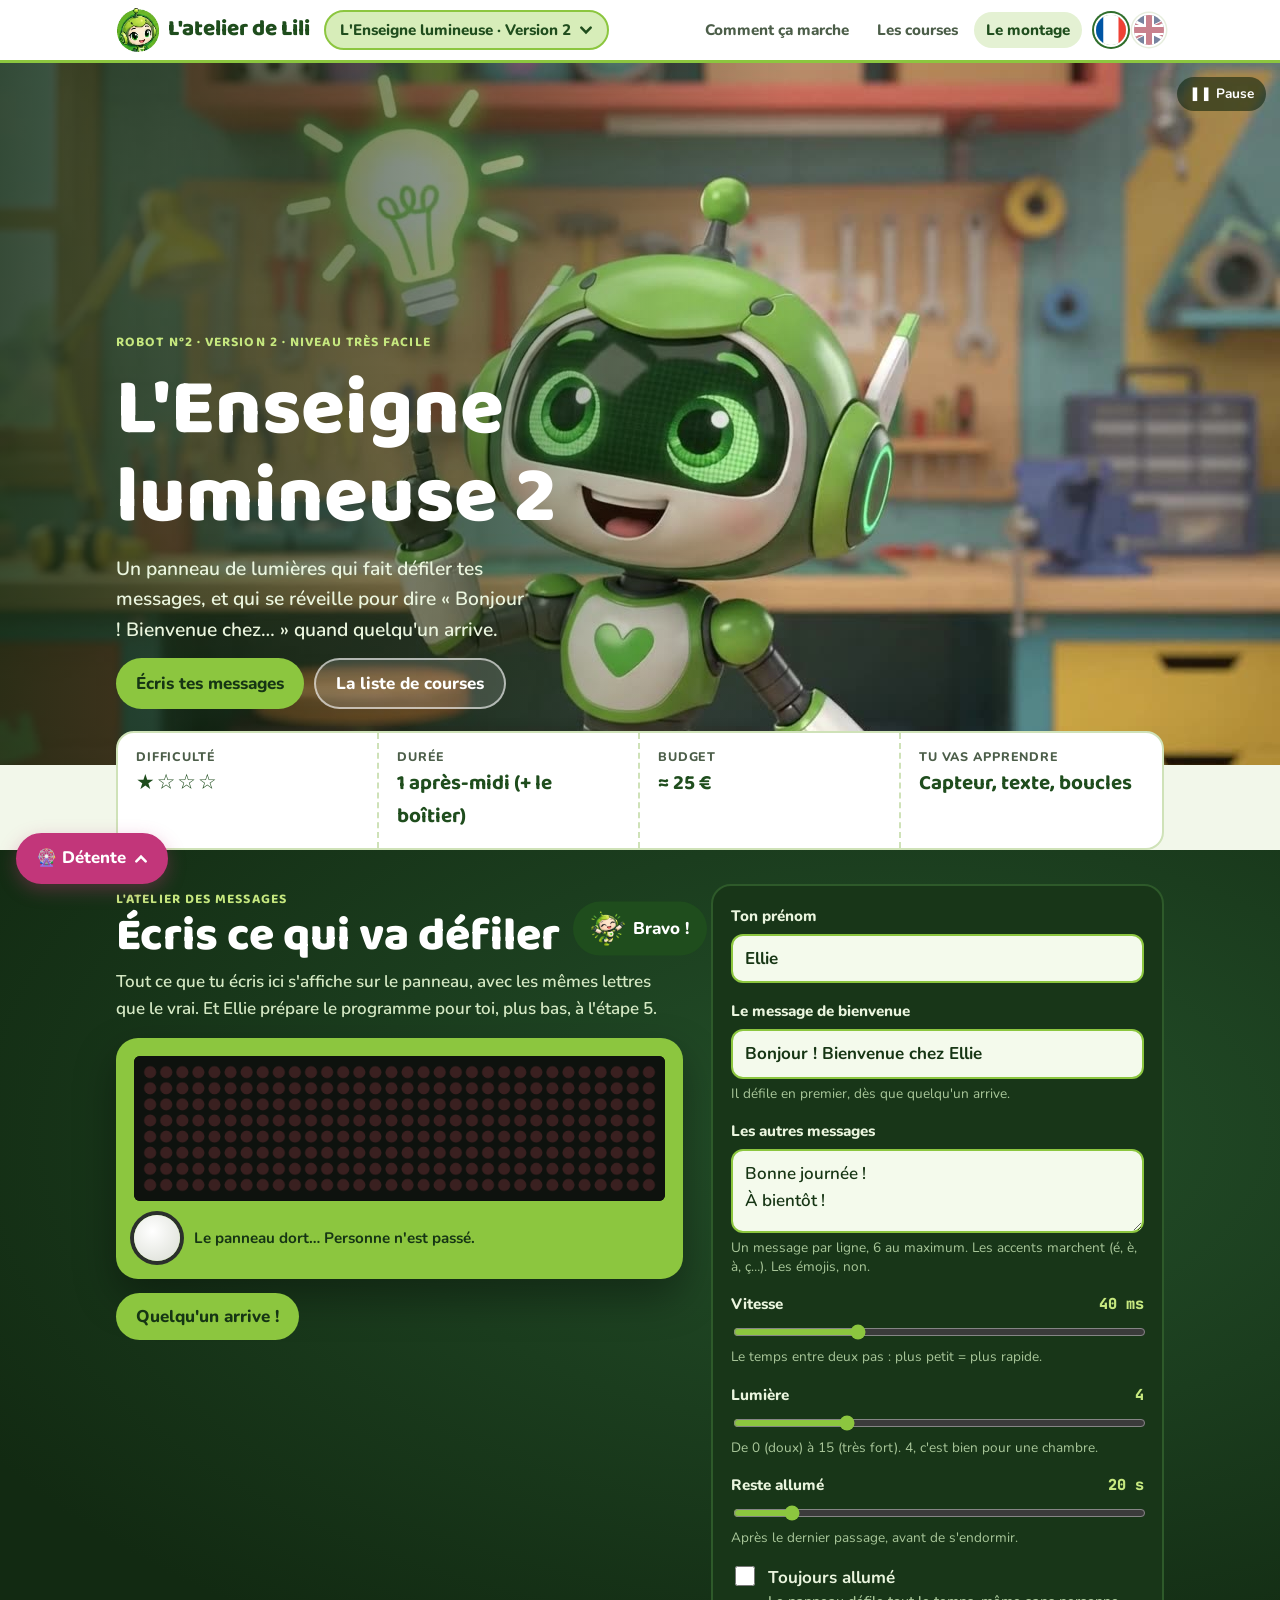
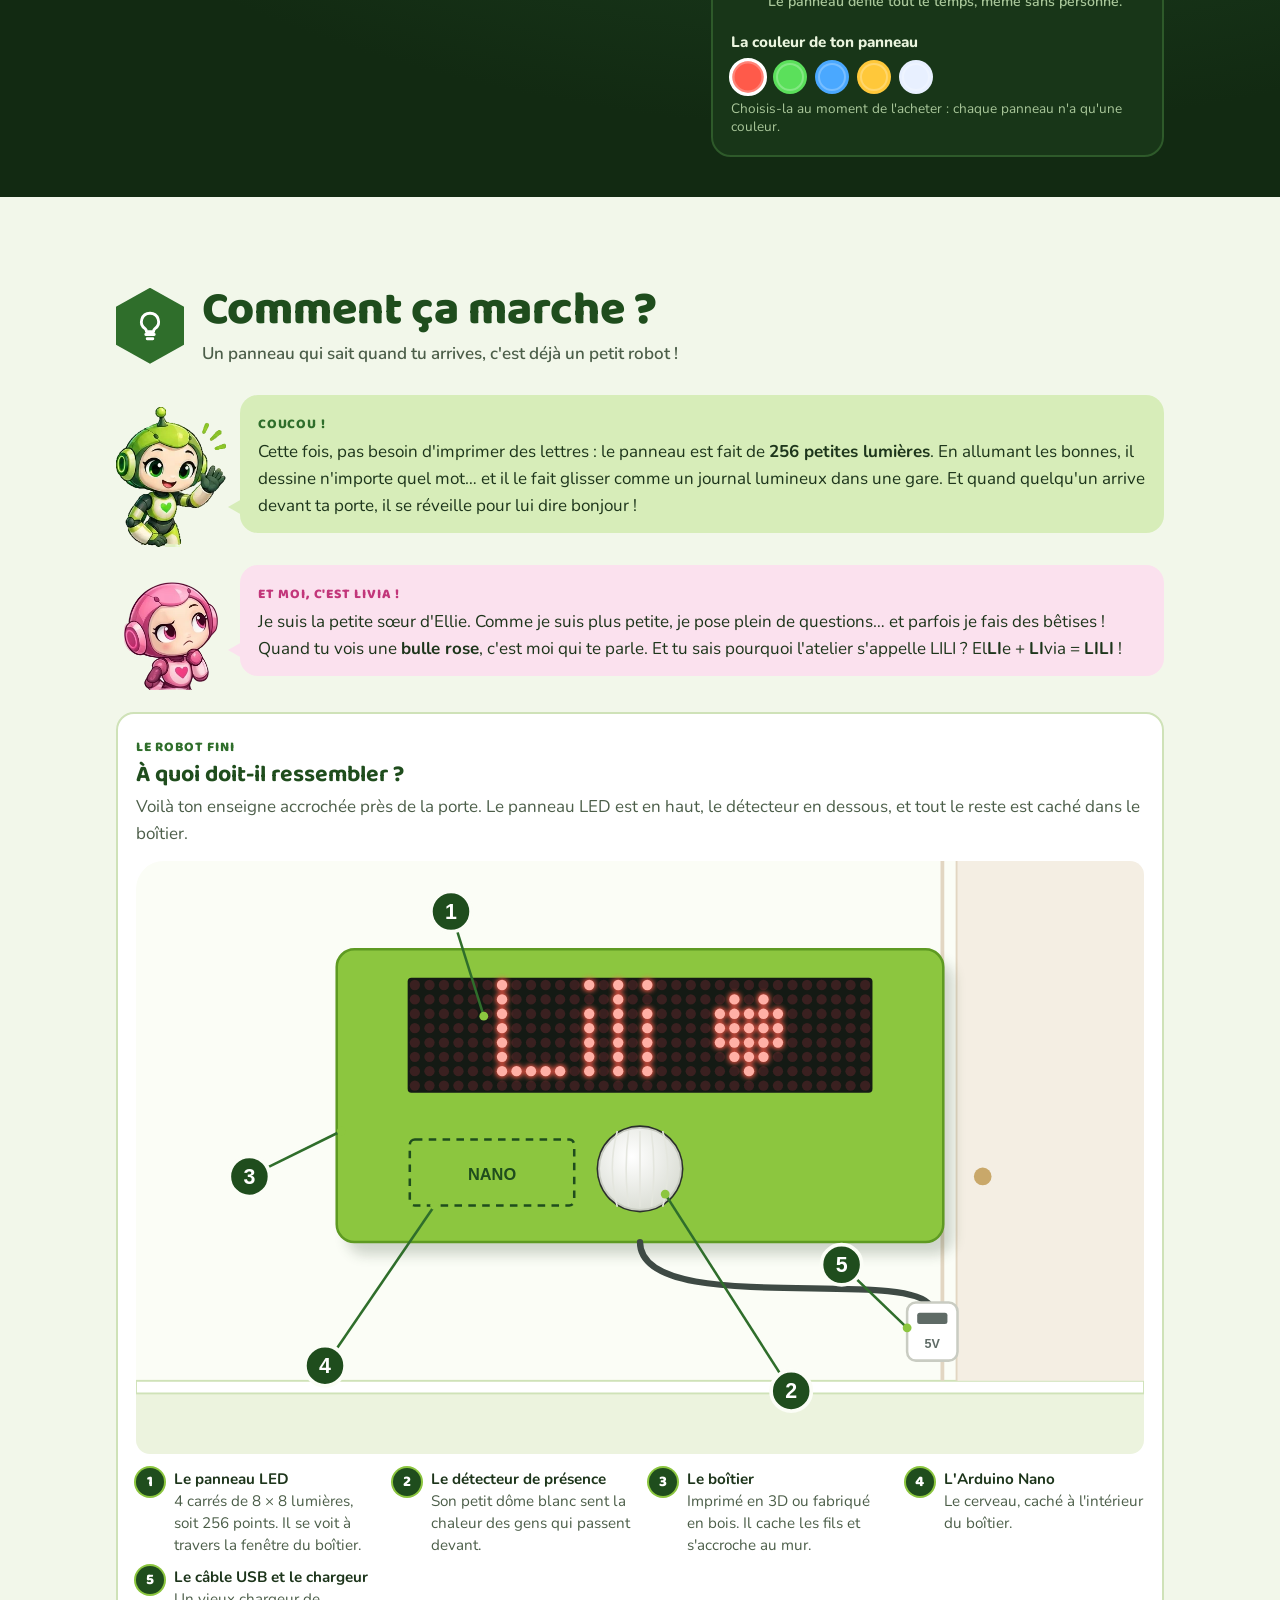
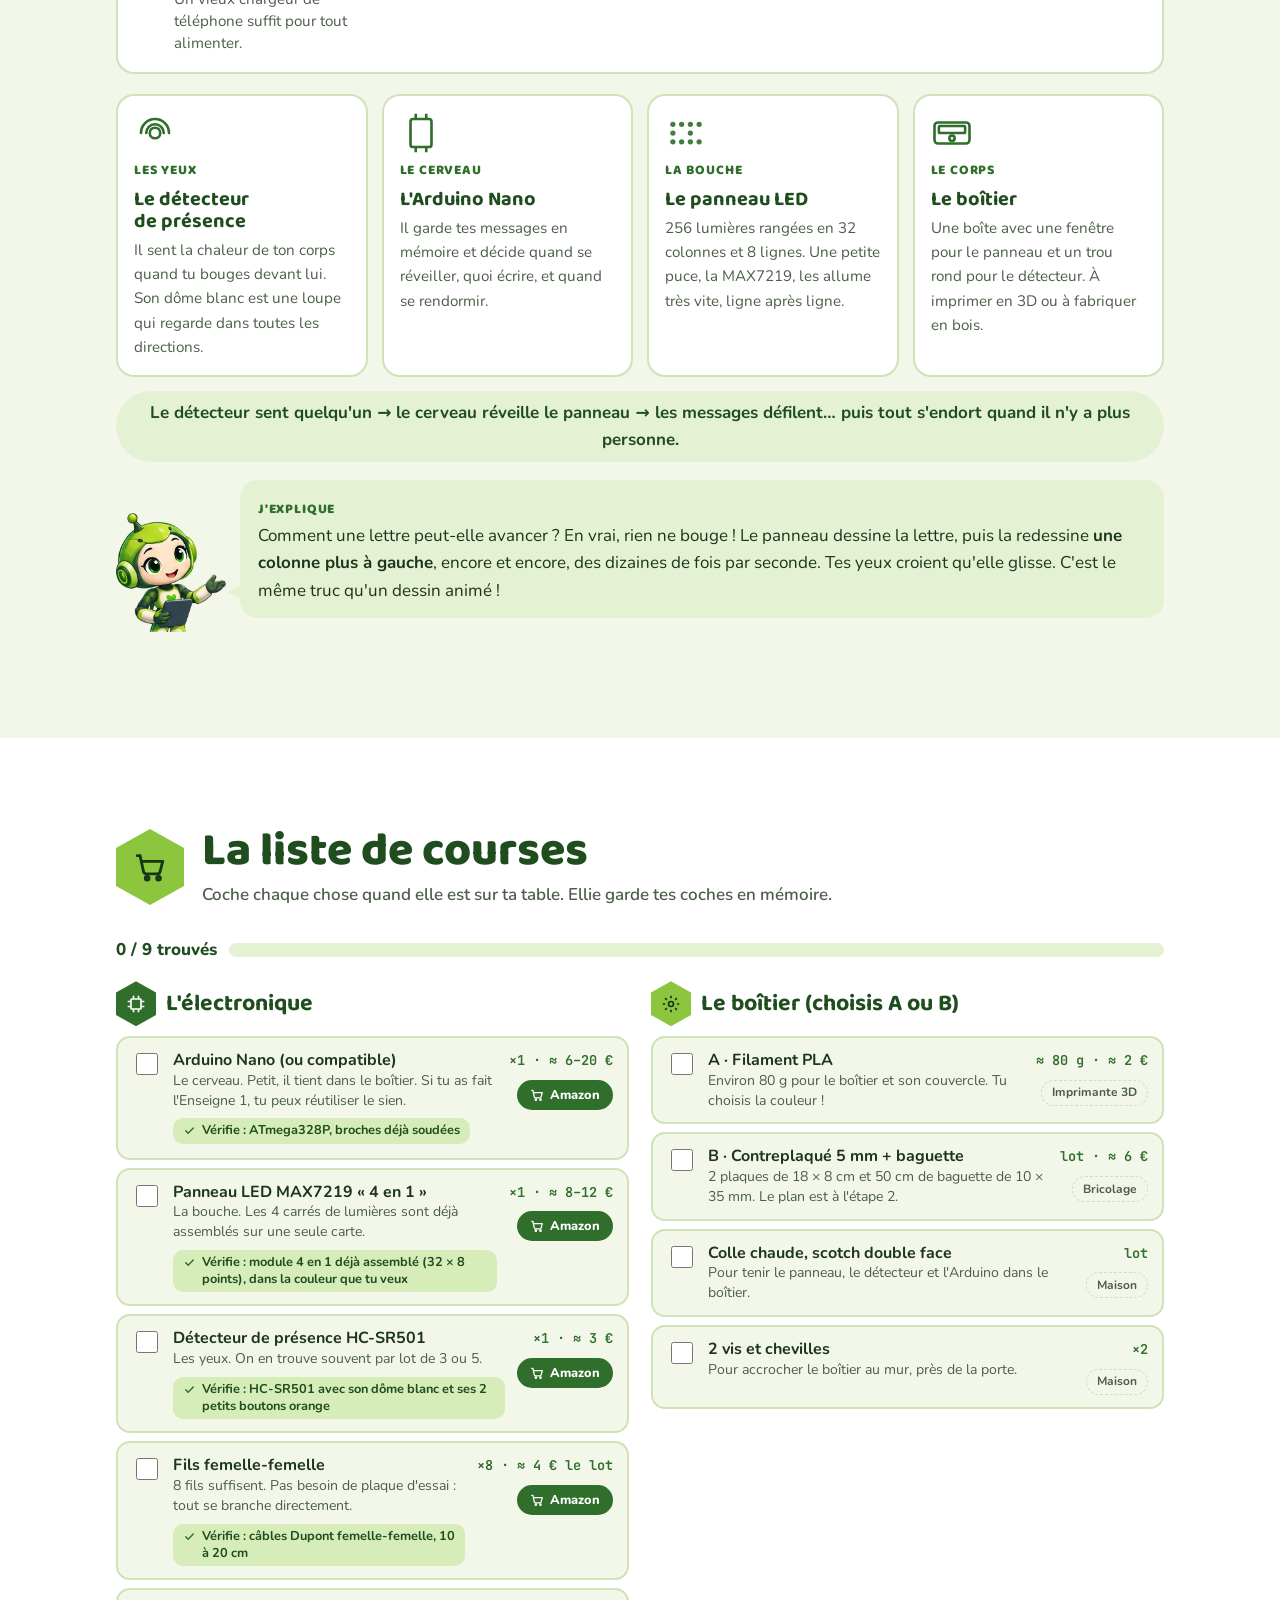
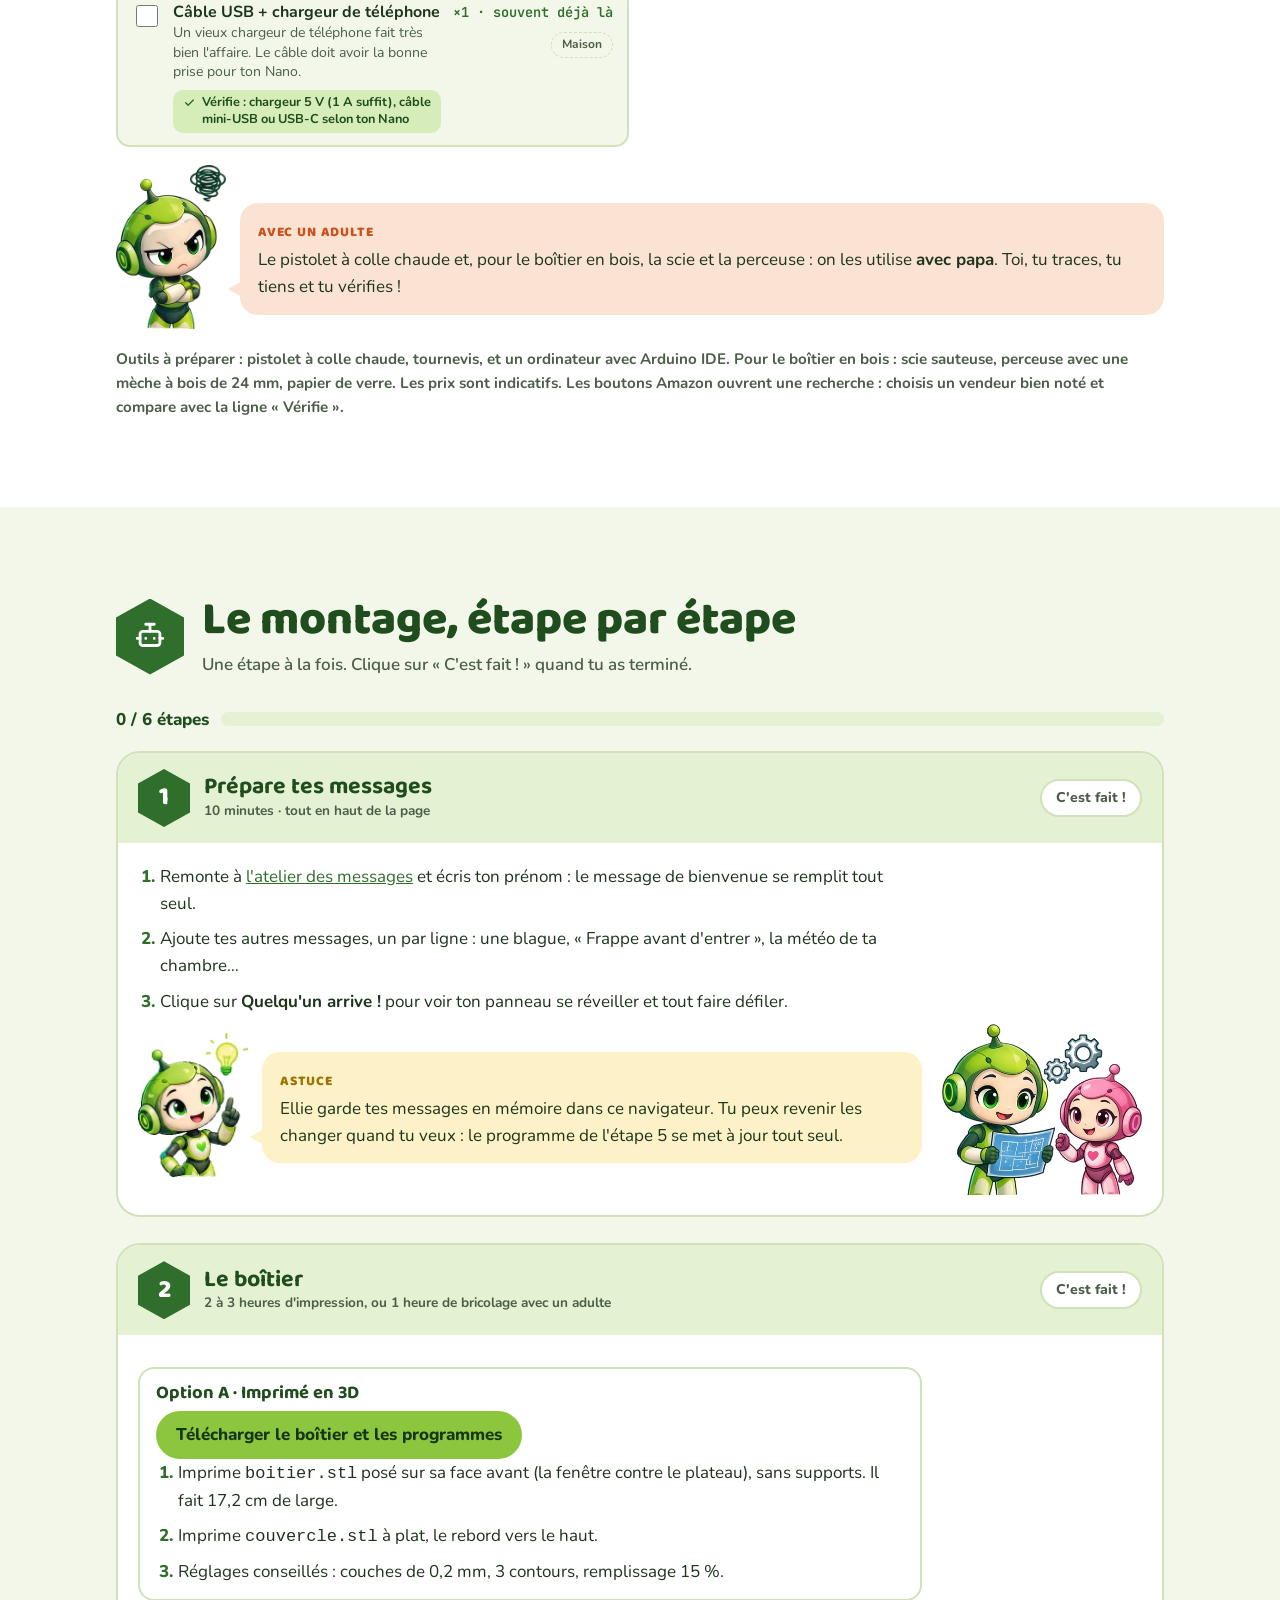
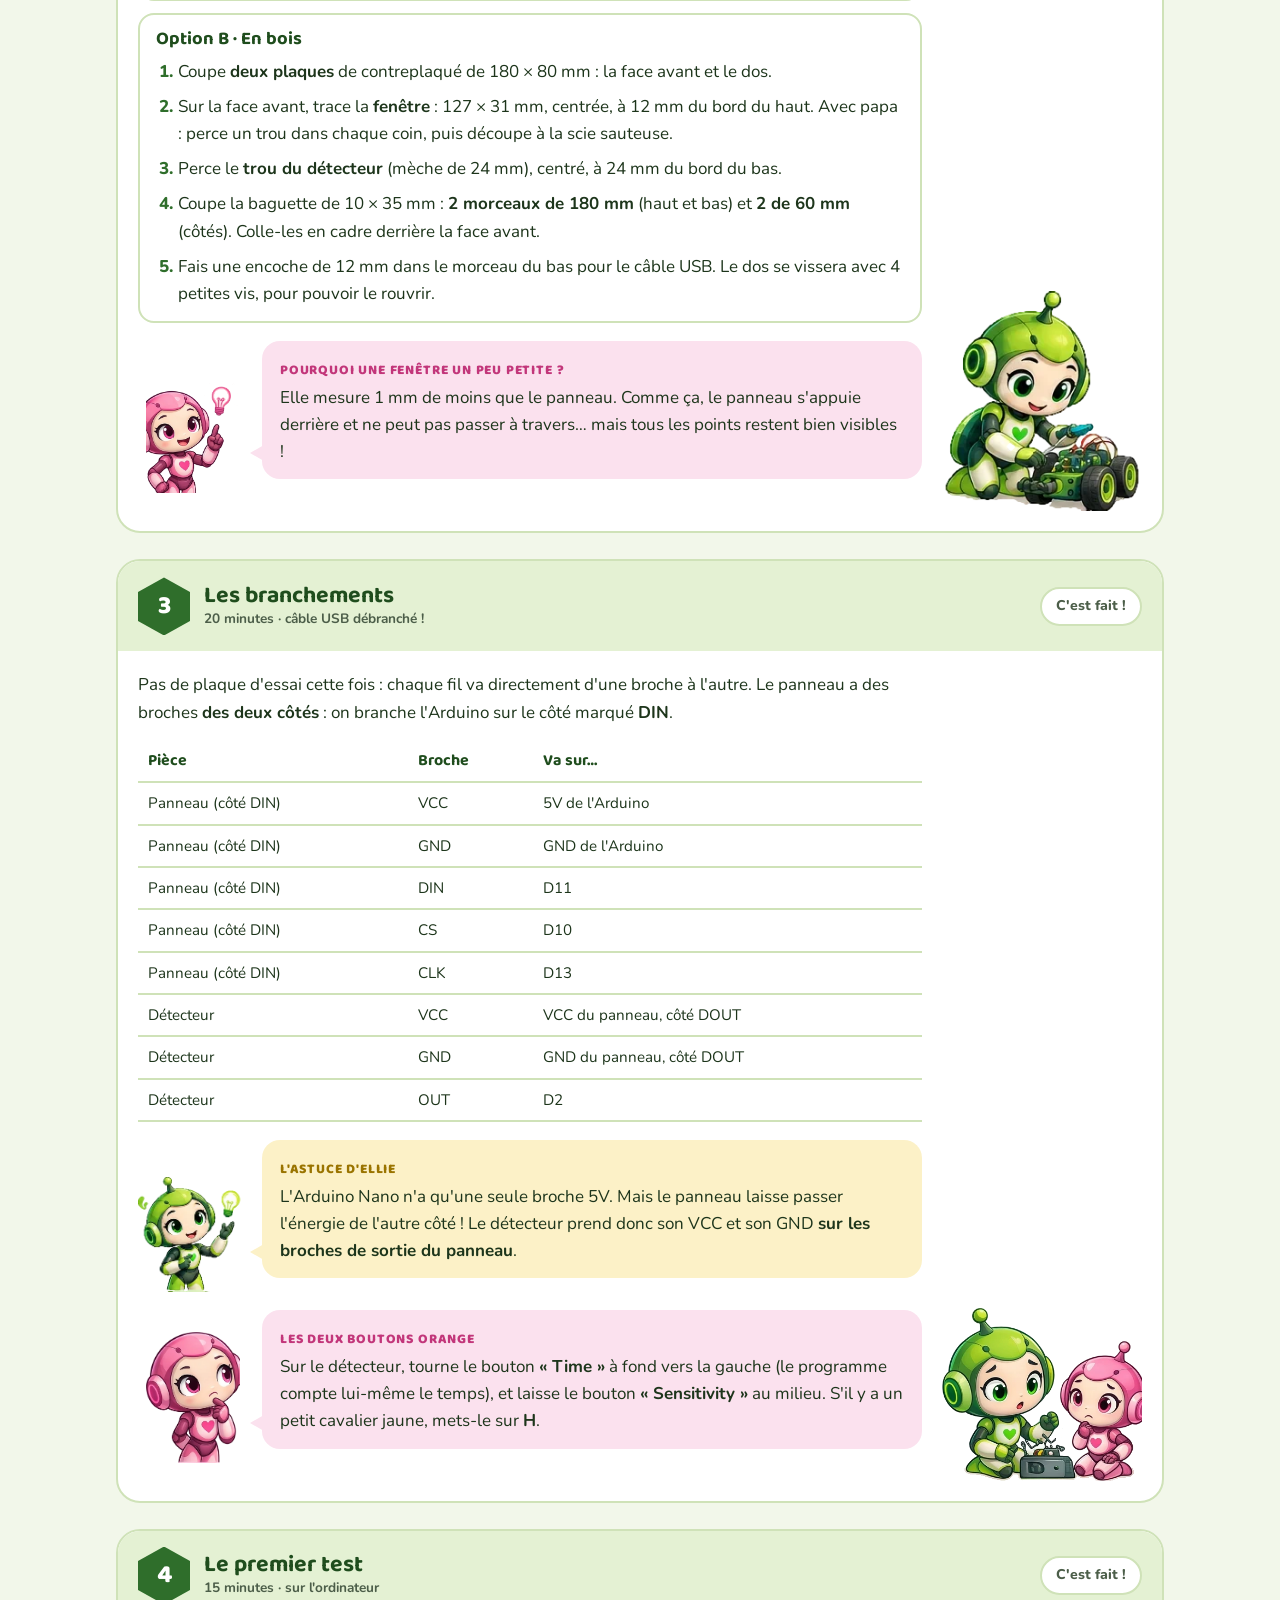
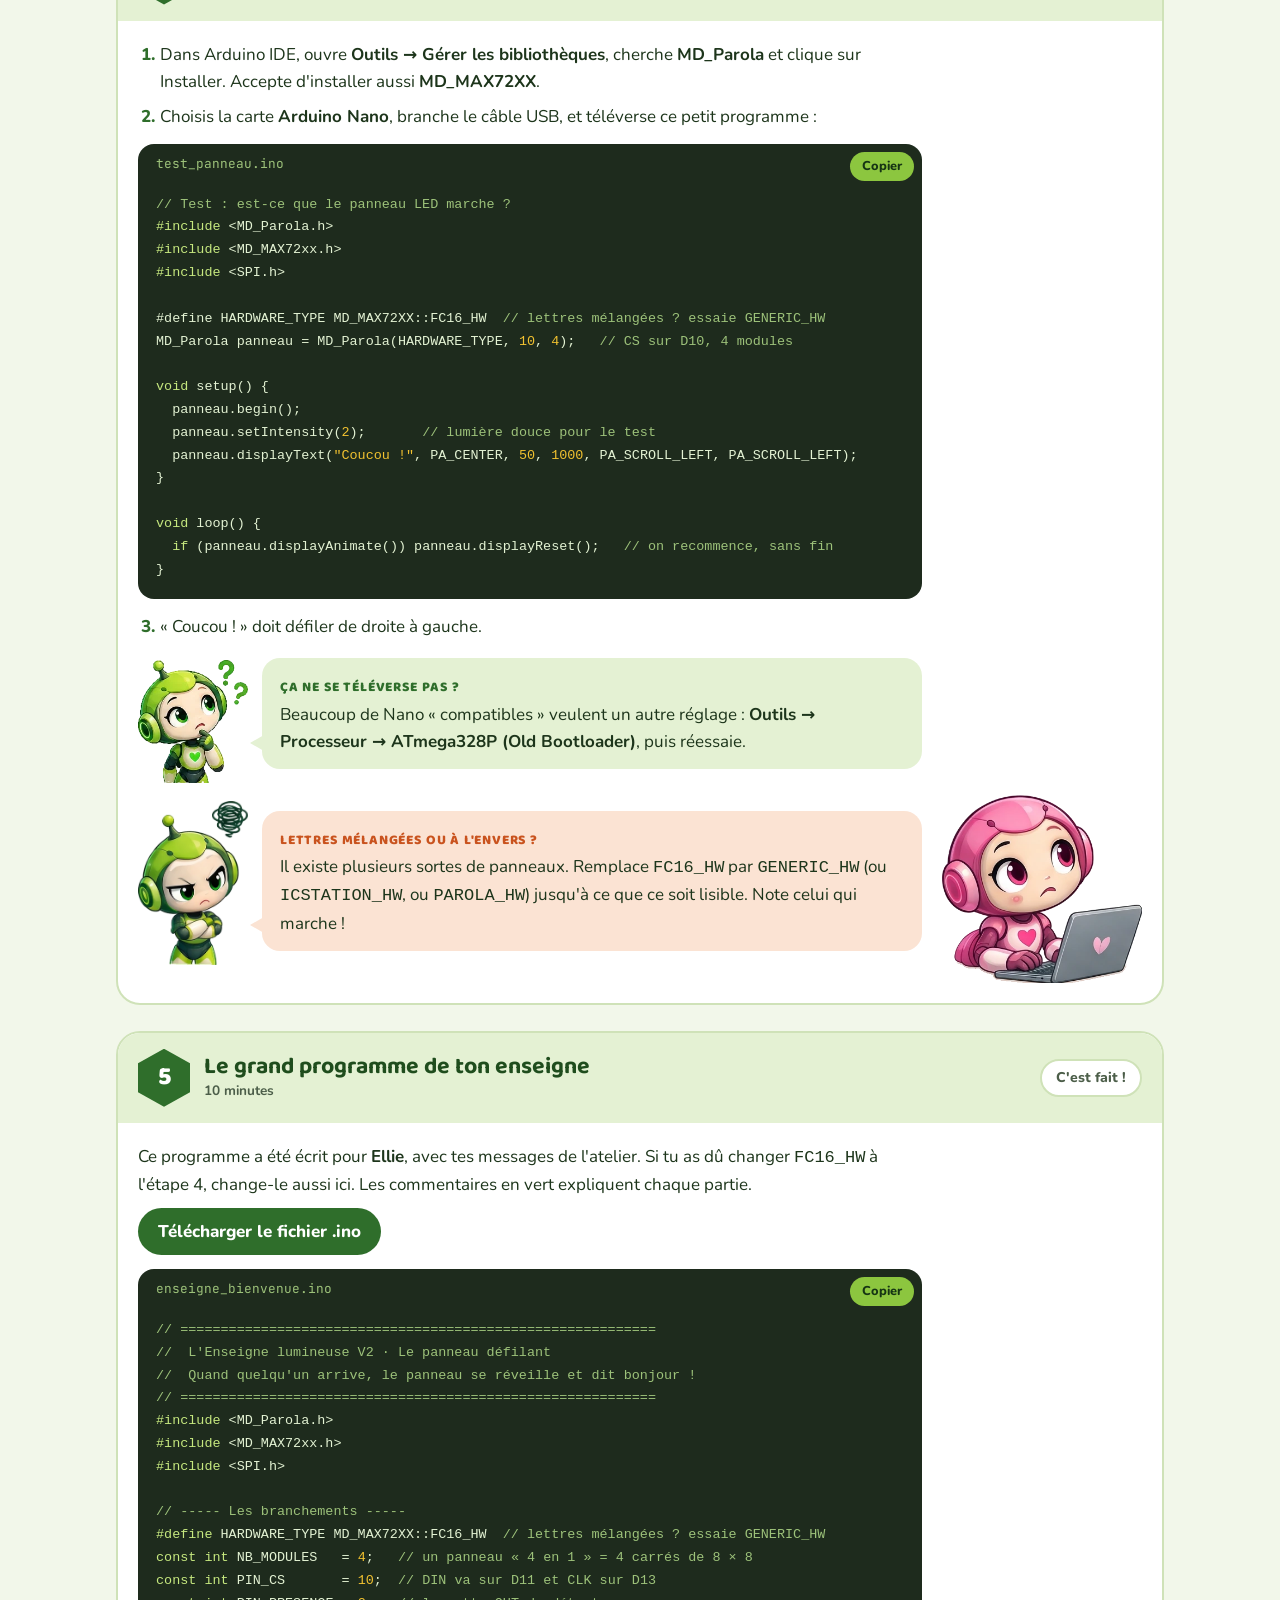
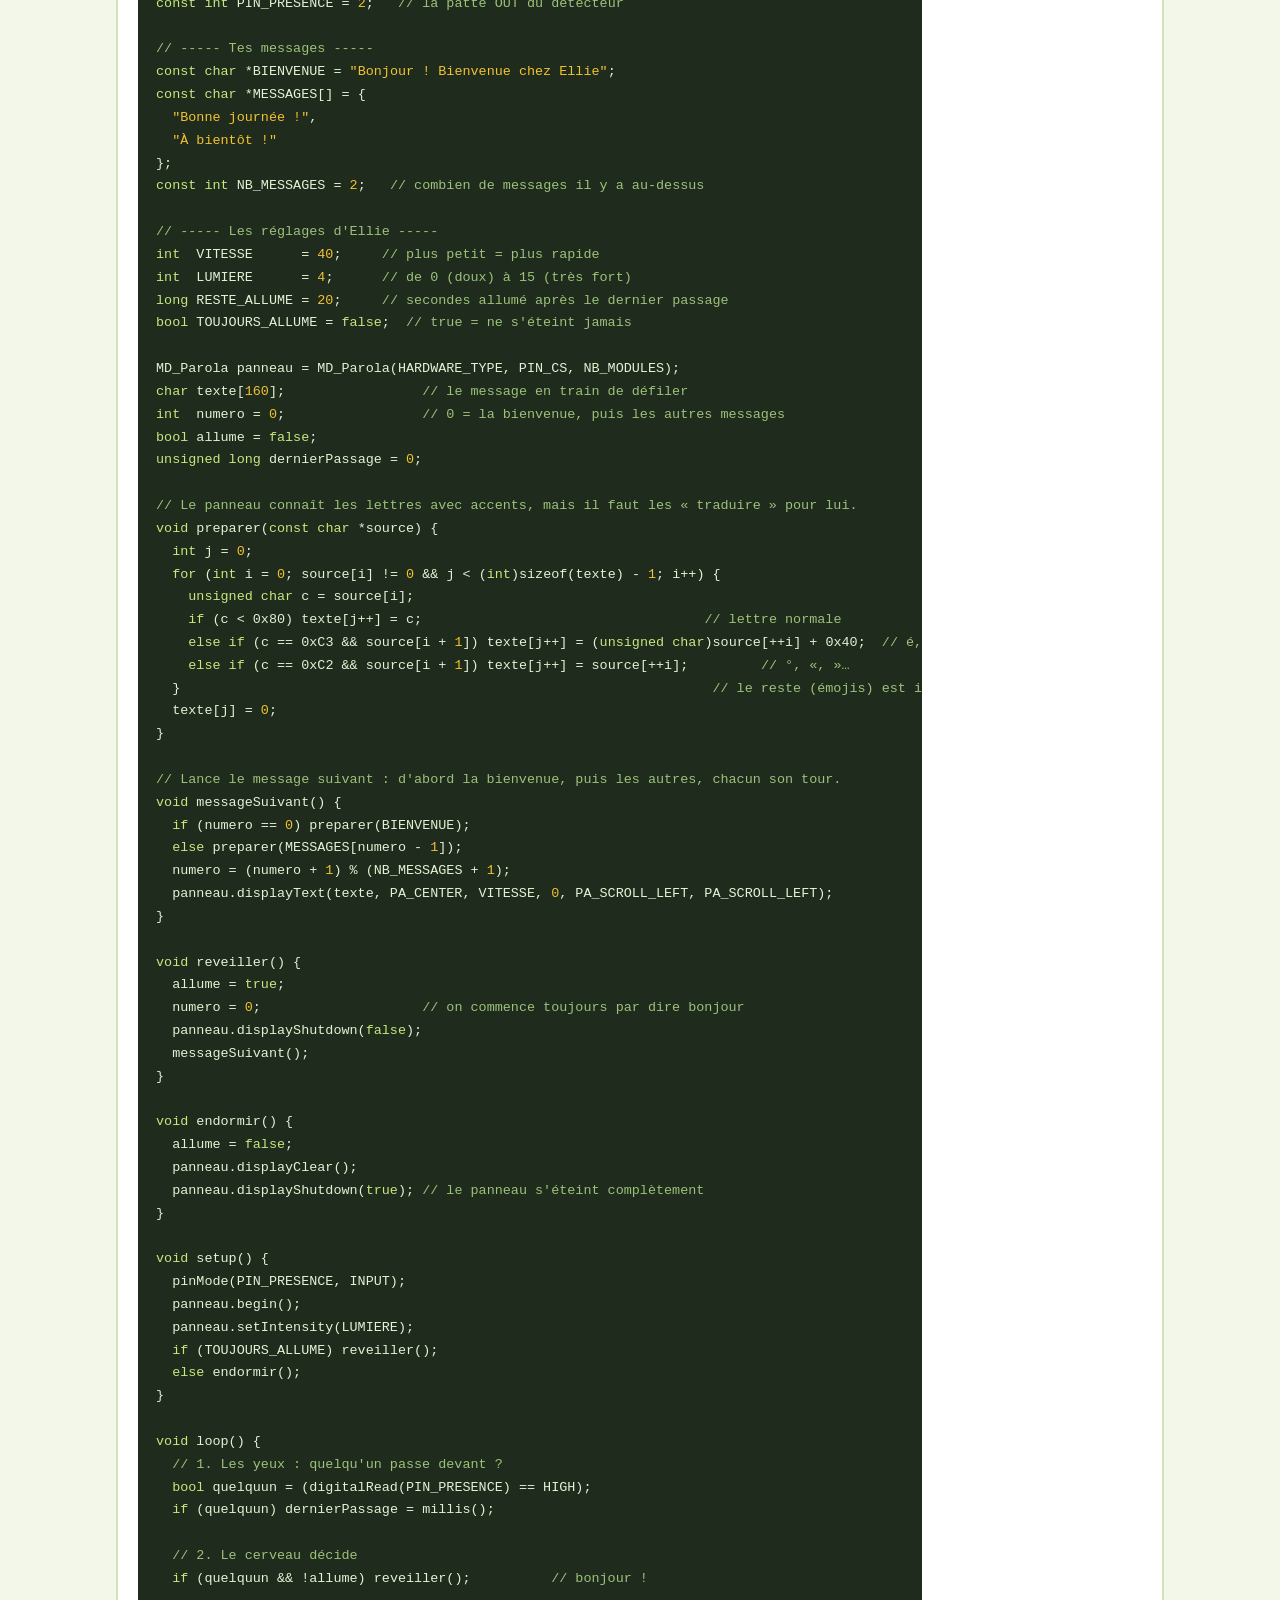
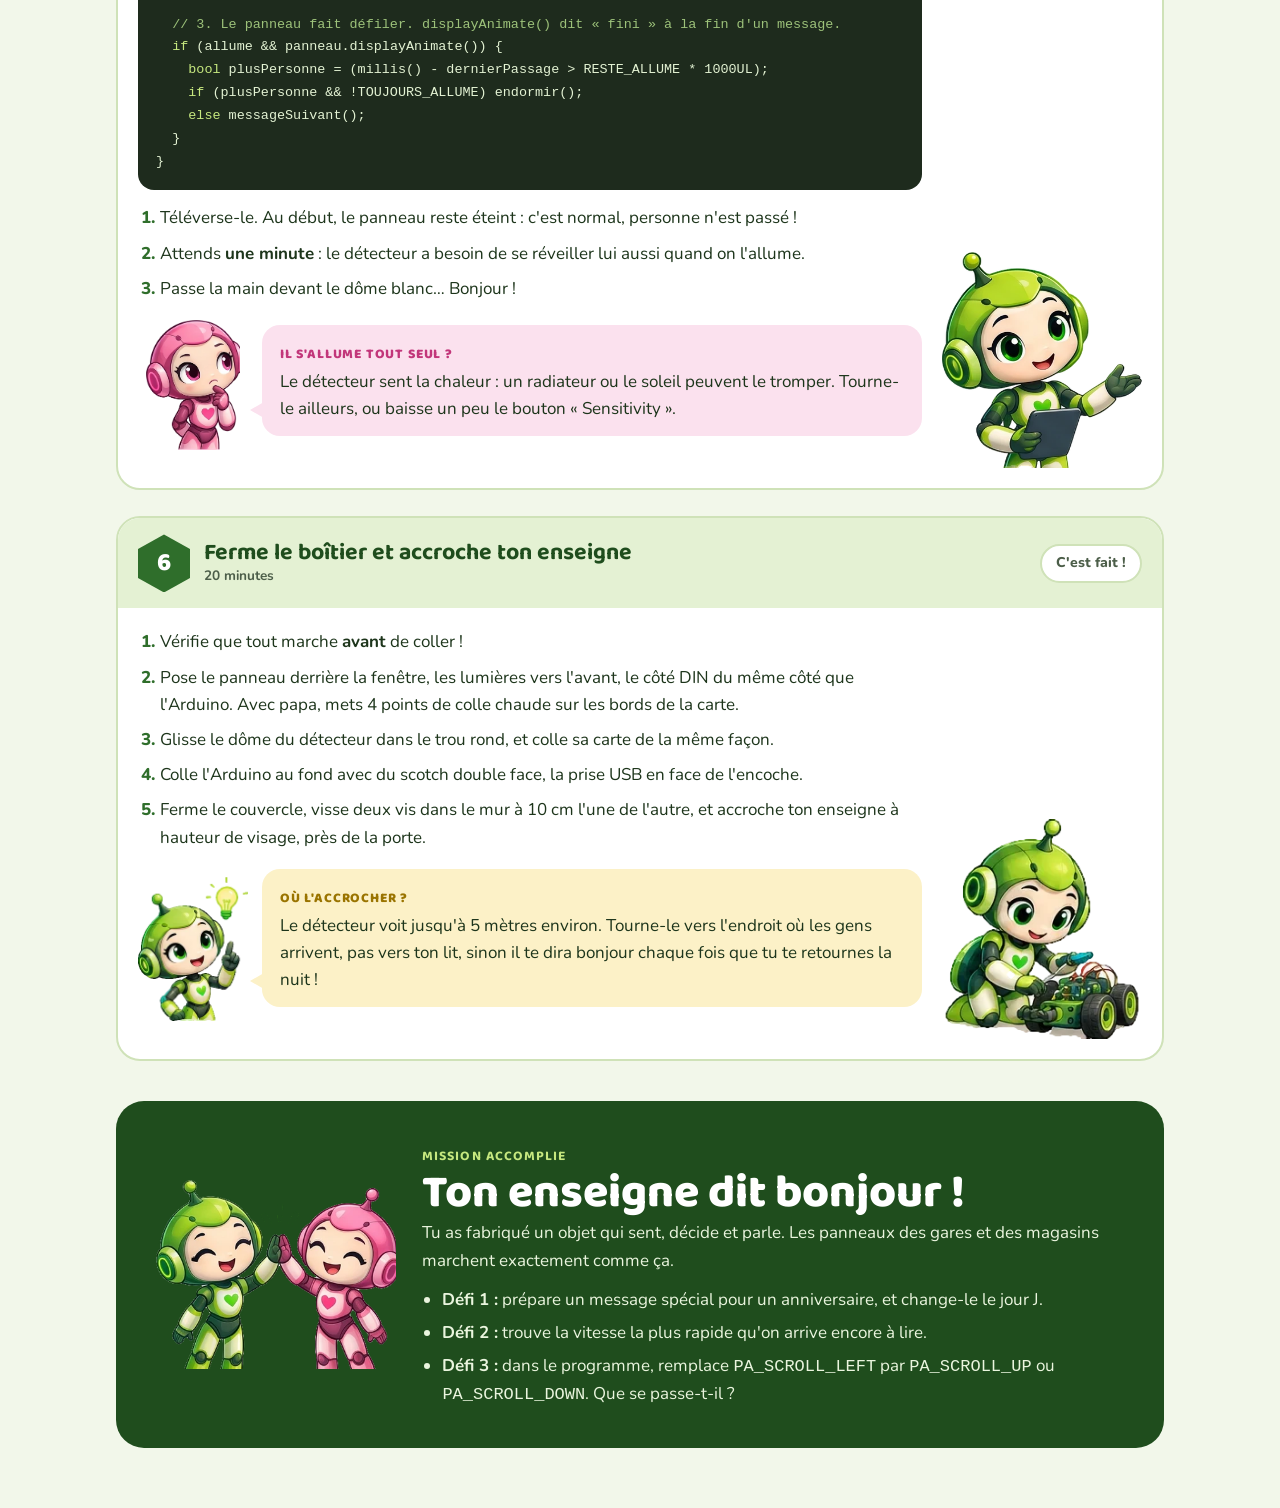
<file: panneau.html>
<!doctype html>
<html lang="fr">
<head>
<meta charset="utf-8">
<meta name="viewport" content="width=device-width, initial-scale=1, viewport-fit=cover">
<meta name="description" content="Version 2 de l'Enseigne lumineuse, dans l'atelier de Lili : un panneau LED qui fait défiler tes messages et dit bonjour quand quelqu'un arrive.">
<link rel="icon" href="assets/lili-avatar.webp" type="image/webp">
<style>:root{color-scheme:light;padding-top:env(safe-area-inset-top,0px);padding-bottom:env(safe-area-inset-bottom,0px)}body{margin:0}img{max-width:100%}[hidden]{display:none!important}</style>
<title>L'Enseigne lumineuse 2 · L'atelier de Lili</title>
<link rel="alternate" hreflang="en" href="en/panneau.html">
<meta name="claude:viewport-fit-sides" content="cover">
<link rel="preconnect" href="https://fonts.googleapis.com">
<link rel="preconnect" href="https://fonts.gstatic.com" crossorigin>
<link rel="stylesheet" href="https://fonts.googleapis.com/css2?family=Baloo+2:wght@500;700;800&family=Nunito:wght@400;600;700;800&family=JetBrains+Mono:wght@400;600&display=swap">
<link rel="stylesheet" href="assets/atelier.css?v=6">

</head>
<body>
<header class="topbar">
  <div class="wrap">
    <a class="brand" href="#top"><img src="assets/lili-avatar.webp" alt="">L'atelier de Lili</a>
    <div class="picker">
      <button class="picker-btn" id="pickerBtn" aria-expanded="false" aria-controls="pickerMenu">L'Enseigne lumineuse · Version 2<svg viewBox="0 0 12 12" fill="none" stroke="currentColor" stroke-width="2.2" stroke-linecap="round"><path d="M2 4l4 4 4-4"/></svg>
      </button>
      <div class="picker-menu" id="pickerMenu" hidden>
        <a class="robot-opt" href="index.html">
          <span class="ico"><svg viewBox="0 0 48 48" width="40"><circle cx="24" cy="16" r="7" fill="#F4F4F0" stroke="#2F6E2B" stroke-width="2"/><rect x="4" y="25" width="40" height="5" rx="2.5" fill="#8CC63F" transform="rotate(-8 24 27)"/><path d="M24 30v12M16 42h16" stroke="#2F6E2B" stroke-width="3" stroke-linecap="round"/></svg></span>
          <span><b>L'Équilibriste · Version 1</b><small>Une balle de ping-pong en équilibre sur un rail</small></span>
        </a>
        <a class="robot-opt" href="plateau.html">
          <span class="ico"><svg viewBox="0 0 48 48" width="40"><circle cx="24" cy="10" r="5" fill="#F4F4F0" stroke="#2F6E2B" stroke-width="2"/><ellipse cx="24" cy="19" rx="19" ry="4.5" fill="#8CC63F" stroke="#2F6E2B" stroke-width="2" transform="rotate(-6 24 19)"/><path d="M11 23l-3 17M24 24v16M37 21l3 19M5 41h38" stroke="#2F6E2B" stroke-width="3" stroke-linecap="round"/></svg></span>
          <span><b>L'Équilibriste · Version 2</b><small>Une bille sur un plateau, 3 moteurs · niveau expert</small></span>
        </a>
        <a class="robot-opt" href="enseigne.html">
          <span class="ico"><svg viewBox="0 0 48 48" width="40"><rect x="4" y="12" width="40" height="24" rx="5" fill="#1F4D1D"/><text x="24" y="30" text-anchor="middle" font-family="Baloo 2, sans-serif" font-weight="800" font-size="15" fill="#C6E87F">ABC</text></svg></span>
          <span><b>L'Enseigne lumineuse · Version 1</b><small>Ton prénom en lettres imprimées en 3D qui s'allument</small></span>
        </a>
        <a class="robot-opt is-current" href="#top">
          <span class="ico"><svg viewBox="0 0 48 48" width="40"><rect x="4" y="12" width="40" height="24" rx="5" fill="#1F4D1D"/><text x="24" y="30" text-anchor="middle" font-family="Baloo 2, sans-serif" font-weight="800" font-size="15" fill="#C6E87F">ABC</text></svg></span>
          <span><b>L'Enseigne lumineuse · Version 2</b><small>Tes messages qui défilent · très facile</small></span>
        </a>
        <a class="robot-opt" href="rouleur.html">
          <span class="ico"><svg viewBox="0 0 48 48" width="40"><rect x="8" y="16" width="32" height="16" rx="5" fill="#8CC63F" stroke="#1F4D1D" stroke-width="2"/><rect x="18" y="9" width="12" height="7" rx="2" fill="#3D7DD8"/><circle cx="14" cy="34" r="6" fill="#1F4D1D"/><circle cx="34" cy="34" r="6" fill="#1F4D1D"/></svg></span>
          <span><b>Le Rouleur</b><small>Il roule et contourne les obstacles tout seul</small></span>
        </a>
        <span class="robot-opt locked" aria-disabled="true">
          <span class="ico"><svg viewBox="0 0 48 48" width="34"><rect x="10" y="20" width="28" height="22" rx="5" fill="none" stroke="currentColor" stroke-width="3"/><path d="M16 20v-6a8 8 0 0116 0v6" fill="none" stroke="currentColor" stroke-width="3"/></svg></span>
          <span><b>Mystère</b><small>Se débloque quand tu as fini le Rouleur</small></span>
        </span>
      </div>
    </div>
    <nav class="navlinks" aria-label="Chapitres">
      <a href="#comprendre">Comment ça marche</a>
      <a href="#courses">Les courses</a>
      <a href="#montage">Le montage</a>
    </nav>
    <nav class="lang" aria-label="Langue"><a href="panneau.html" lang="fr" hreflang="fr" title="Français" aria-label="Français" aria-current="true"><svg viewBox="0 0 3 2" preserveAspectRatio="xMidYMid slice" aria-hidden="true"><rect width="1" height="2" fill="#0055A4"/><rect x="1" width="1" height="2" fill="#FFFFFF"/><rect x="2" width="1" height="2" fill="#EF4135"/></svg></a><a href="en/panneau.html" lang="en" hreflang="en" title="English" aria-label="English"><svg viewBox="0 0 60 30" preserveAspectRatio="xMidYMid slice" aria-hidden="true"><clipPath id="ukT"><path d="M30,15h30v15zv15h-30zh-30v-15zv-15h30z"/></clipPath><rect width="60" height="30" fill="#012169"/><path d="M0,0L60,30M60,0L0,30" stroke="#FFFFFF" stroke-width="6"/><path d="M0,0L60,30M60,0L0,30" clip-path="url(#ukT)" stroke="#C8102E" stroke-width="4"/><path d="M30,0v30M0,15h60" stroke="#FFFFFF" stroke-width="10"/><path d="M30,0v30M0,15h60" stroke="#C8102E" stroke-width="6"/></svg></a></nav>
  </div>
</header>

<main id="top">
  <div class="hero">
    <video id="heroVideo" src="assets/banner.mp4?v=4" poster="assets/banner-poster.jpg" autoplay muted loop playsinline aria-label="Ellie construit un robot dans son atelier"></video>
    <button class="vid-toggle" id="vidToggle" type="button">❚❚ Pause</button>
    <div class="hero-text">
      <div class="wrap">
        <span class="eyebrow">Robot n°2 · Version 2 · Niveau très facile</span>
        <h1>L'Enseigne lumineuse 2</h1>
        <p class="lead">Un panneau de lumières qui fait défiler tes messages, et qui se réveille pour dire « Bonjour ! Bienvenue chez… » quand quelqu'un arrive.</p>
        <div class="hero-cta">
          <a class="btn btn-lime" href="#atelier">Écris tes messages</a>
          <a class="btn btn-ghost" href="#courses">La liste de courses</a>
        </div>
      </div>
    </div>
  </div>

  <div class="wrap">
    <div class="facts">
      <div><span>Difficulté</span><b class="stars">★☆☆☆</b></div>
      <div><span>Durée</span><b>1 après-midi (+ le boîtier)</b></div>
      <div><span>Budget</span><b>≈ 25 €</b></div>
      <div><span>Tu vas apprendre</span><b>Capteur, texte, boucles</b></div>
    </div>
  </div>

  <!-- ===================== L'ATELIER DES MESSAGES ===================== -->
  <section class="pstudio" id="atelier">
    <div class="wrap">
      <div>
        <span class="eyebrow">L'atelier des messages</span>
        <h2>Écris ce qui va défiler</h2>
        <p class="lead">Tout ce que tu écris ici s'affiche sur le panneau, avec les mêmes lettres que le vrai. Et Ellie prépare le programme pour toi, plus bas, à l'étape 5.</p>
        <div class="led-box">
          <canvas id="ledView" width="660" height="180" aria-label="Aperçu du panneau LED"></canvas>
          <div class="led-under"><span class="led-pir" aria-hidden="true"></span><p class="led-state" id="pState" role="status"></p></div>
        </div>
        <button class="btn btn-lime btn-visit" id="pVisit" type="button">Quelqu'un arrive !</button>
      </div>
      <div class="ppanel">
        <div class="pfield"><label for="pName">Ton prénom</label><input id="pName" type="text" maxlength="16" autocomplete="off" spellcheck="false"></div>
        <div class="pfield"><label for="pWelcome">Le message de bienvenue</label><input id="pWelcome" type="text" maxlength="60" autocomplete="off"><small>Il défile en premier, dès que quelqu'un arrive.</small></div>
        <div class="pfield"><label for="pMessages">Les autres messages</label><textarea id="pMessages" maxlength="400"></textarea><small>Un message par ligne, 6 au maximum. Les accents marchent (é, è, à, ç…). Les émojis, non.</small></div>
        <div class="pfield"><label for="pSpeed">Vitesse <output id="pSpeedOut"></output></label><input id="pSpeed" type="range" min="15" max="100" step="5"><small>Le temps entre deux pas : plus petit = plus rapide.</small></div>
        <div class="pfield"><label for="pLight">Lumière <output id="pLightOut"></output></label><input id="pLight" type="range" min="0" max="15" step="1"><small>De 0 (doux) à 15 (très fort). 4, c'est bien pour une chambre.</small></div>
        <div class="pfield"><label for="pStay">Reste allumé <output id="pStayOut"></output></label><input id="pStay" type="range" min="5" max="120" step="5"><small>Après le dernier passage, avant de s'endormir.</small></div>
        <label class="pcheck"><input type="checkbox" id="pAlways"><span>Toujours allumé<small>Le panneau défile tout le temps, même sans personne.</small></span></label>
        <div class="pfield"><span class="lbl">La couleur de ton panneau</span><div class="pswatches" id="pColors"><button type="button" data-c="red" style="background:#FF5A4A" aria-label="Rouge" title="Rouge" aria-pressed="false"></button><button type="button" data-c="green" style="background:#5BE05B" aria-label="Vert" title="Vert" aria-pressed="false"></button><button type="button" data-c="blue" style="background:#4AA8FF" aria-label="Bleu" title="Bleu" aria-pressed="false"></button><button type="button" data-c="yellow" style="background:#FFC83A" aria-label="Jaune" title="Jaune" aria-pressed="false"></button><button type="button" data-c="white" style="background:#E8F0FF" aria-label="Blanc" title="Blanc" aria-pressed="false"></button></div><small>Choisis-la au moment de l'acheter : chaque panneau n'a qu'une couleur.</small></div>
      </div>
    </div>
  </section>

  <!-- ===================== COMPRENDRE ===================== -->
  <section class="chap" id="comprendre">
    <div class="wrap">
      <div class="chap-head">
        <div class="hex"><svg viewBox="0 0 24 24" fill="none" stroke="currentColor" stroke-width="2" stroke-linecap="round" stroke-linejoin="round"><path d="M9 18h6M10 21h4M12 3a6 6 0 00-3.5 10.9c.6.5 1 1.2 1 2.1h5c0-.9.4-1.6 1-2.1A6 6 0 0012 3z"/></svg></div>
        <div><h2>Comment ça marche ?</h2><p>Un panneau qui sait quand tu arrives, c'est déjà un petit robot !</p></div>
      </div>

      <div class="lili"><img src="assets/lili-coucou.webp" alt="Ellie fait coucou"><div class="bubble"><span class="tag">Coucou !</span><p>Cette fois, pas besoin d'imprimer des lettres : le panneau est fait de <strong>256 petites lumières</strong>. En allumant les bonnes, il dessine n'importe quel mot… et il le fait glisser comme un journal lumineux dans une gare. Et quand quelqu'un arrive devant ta porte, il se réveille pour lui dire bonjour !</p></div></div>
      <div class="lili livia"><img src="assets/livia-petite.webp" alt="Livia, la petite sœur d'Ellie"><div class="bubble"><span class="tag">Et moi, c'est Livia !</span><p>Je suis la petite sœur d'Ellie. Comme je suis plus petite, je pose plein de questions… et parfois je fais des bêtises ! Quand tu vois une <strong>bulle rose</strong>, c'est moi qui te parle. Et tu sais pourquoi l'atelier s'appelle LILI ? El<strong>LI</strong>e + <strong>LI</strong>via = <strong>LILI</strong> !</p></div></div>

      <figure class="look" id="apercu">
        <div class="look-head"><span class="role">Le robot fini</span><h3>À quoi doit-il ressembler ?</h3><p>Voilà ton enseigne accrochée près de la porte. Le panneau LED est en haut, le détecteur en dessous, et tout le reste est caché dans le boîtier.</p></div>
        <a class="look-pic" href="assets/look-panneau.svg" target="_blank" rel="noopener" title="Ouvrir l'image en grand"><img src="assets/look-panneau.svg" alt="L'enseigne terminée : un boîtier vert avec le panneau LED en haut, le dôme blanc du détecteur en dessous, et un câble USB vers un chargeur" width="800" height="470" loading="lazy"></a>
        <p class="look-zoom">Touche l'image pour l'agrandir.</p>
        <ol class="look-key">
          <li><span><b>Le panneau LED</b>4 carrés de 8 × 8 lumières, soit 256 points. Il se voit à travers la fenêtre du boîtier.</span></li>
          <li><span><b>Le détecteur de présence</b>Son petit dôme blanc sent la chaleur des gens qui passent devant.</span></li>
          <li><span><b>Le boîtier</b>Imprimé en 3D ou fabriqué en bois. Il cache les fils et s'accroche au mur.</span></li>
          <li><span><b>L'Arduino Nano</b>Le cerveau, caché à l'intérieur du boîtier.</span></li>
          <li><span><b>Le câble USB et le chargeur</b>Un vieux chargeur de téléphone suffit pour tout alimenter.</span></li>
        </ol>
      </figure>

      <div class="how">
        <div class="how-card">
          <svg viewBox="0 0 48 48" fill="none" stroke="currentColor" stroke-width="3" stroke-linecap="round"><circle cx="24" cy="24" r="6"/><path d="M8 24a16 16 0 0132 0M14 24a10 10 0 0120 0"/></svg>
          <span class="role">Les yeux</span><h3>Le détecteur de présence</h3>
          <p>Il sent la chaleur de ton corps quand tu bouges devant lui. Son dôme blanc est une loupe qui regarde dans toutes les directions.</p>
        </div>
        <div class="how-card">
          <svg viewBox="0 0 48 48" fill="none" stroke="currentColor" stroke-width="3" stroke-linejoin="round"><rect x="12" y="8" width="24" height="32" rx="3"/><path d="M18 2v6M30 2v6M18 40v6M30 40v6"/></svg>
          <span class="role">Le cerveau</span><h3>L'Arduino Nano</h3>
          <p>Il garde tes messages en mémoire et décide quand se réveiller, quoi écrire, et quand se rendormir.</p>
        </div>
        <div class="how-card">
          <svg viewBox="0 0 48 48" fill="currentColor"><g opacity=".9"><circle cx="9" cy="14" r="3"/><circle cx="19" cy="14" r="3"/><circle cx="29" cy="14" r="3"/><circle cx="39" cy="14" r="3"/><circle cx="9" cy="24" r="3"/><circle cx="29" cy="24" r="3"/><circle cx="9" cy="34" r="3"/><circle cx="19" cy="34" r="3"/><circle cx="29" cy="34" r="3"/><circle cx="39" cy="34" r="3"/></g></svg>
          <span class="role">La bouche</span><h3>Le panneau LED</h3>
          <p>256 lumières rangées en 32 colonnes et 8 lignes. Une petite puce, la MAX7219, les allume très vite, ligne après ligne.</p>
        </div>
        <div class="how-card">
          <svg viewBox="0 0 48 48" fill="none" stroke="currentColor" stroke-width="3" stroke-linejoin="round"><rect x="4" y="12" width="40" height="24" rx="4"/><rect x="9" y="16" width="30" height="8" rx="1"/><circle cx="24" cy="30" r="3"/></svg>
          <span class="role">Le corps</span><h3>Le boîtier</h3>
          <p>Une boîte avec une fenêtre pour le panneau et un trou rond pour le détecteur. À imprimer en 3D ou à fabriquer en bois.</p>
        </div>
      </div>
      <p class="loop-line">Le détecteur sent quelqu'un → le cerveau réveille le panneau → les messages défilent… puis tout s'endort quand il n'y a plus personne.</p>

      <div class="lili ask"><img src="assets/lili-explique.webp" alt="Ellie explique avec une tablette"><div class="bubble"><span class="tag">J'explique</span><p>Comment une lettre peut-elle avancer ? En vrai, rien ne bouge ! Le panneau dessine la lettre, puis la redessine <strong>une colonne plus à gauche</strong>, encore et encore, des dizaines de fois par seconde. Tes yeux croient qu'elle glisse. C'est le même truc qu'un dessin animé !</p></div></div>
    </div>
  </section>

  <!-- ===================== COURSES ===================== -->
  <section class="chap chap-alt" id="courses">
    <div class="wrap">
      <div class="chap-head">
        <div class="hex lime"><svg viewBox="0 0 24 24" fill="none" stroke="currentColor" stroke-width="2" stroke-linecap="round" stroke-linejoin="round"><path d="M3 4h2l2.4 11.2a2 2 0 002 1.6h7.7a2 2 0 002-1.5L21 8H6"/><circle cx="10" cy="20" r="1.3"/><circle cx="18" cy="20" r="1.3"/></svg></div>
        <div><h2>La liste de courses</h2><p>Coche chaque chose quand elle est sur ta table. Ellie garde tes coches en mémoire.</p></div>
      </div>
      <div class="progress"><span id="shopCount">0 / 0</span><div class="bar"><i id="shopBar"></i></div></div>
      <div class="shop">
        <div class="shop-group">
          <h3><span class="hex"><svg viewBox="0 0 24 24" fill="none" stroke="currentColor" stroke-width="2"><rect x="6" y="6" width="12" height="12" rx="1"/><path d="M9 2v4M15 2v4M9 18v4M15 18v4M2 9h4M2 15h4M18 9h4M18 15h4"/></svg></span>L'électronique</h3>
          <ul class="items">
            <li><label class="item"><input type="checkbox" data-k="nano"><span><b>Arduino Nano (ou compatible)</b><small>Le cerveau. Petit, il tient dans le boîtier. Si tu as fait l'Enseigne 1, tu peux réutiliser le sien.</small><span class="spec"><svg viewBox="0 0 24 24" width="13" height="13" fill="none" stroke="currentColor" stroke-width="2.6" stroke-linecap="round" stroke-linejoin="round" aria-hidden="true"><path d="M5 12.5l4.5 4.5L19 7.5"/></svg><span><b>Vérifie :</b> ATmega328P, broches déjà soudées</span></span></span><span class="qty"><span>×1 · ≈ 6–20 €</span><a class="buy" href="https://www.amazon.fr/s?k=Arduino+Nano+ATmega328P+broches+soudées" target="_blank" rel="noopener"><svg viewBox="0 0 24 24" width="14" height="14" fill="none" stroke="currentColor" stroke-width="2.2" stroke-linecap="round" stroke-linejoin="round" aria-hidden="true"><path d="M3 4h2l2.4 11.2a2 2 0 002 1.6h7.7a2 2 0 002-1.5L21 8H6"/><circle cx="10" cy="20" r="1.2"/><circle cx="18" cy="20" r="1.2"/></svg>Amazon</a></span></label></li>
            <li><label class="item"><input type="checkbox" data-k="matrice"><span><b>Panneau LED MAX7219 « 4 en 1 »</b><small>La bouche. Les 4 carrés de lumières sont déjà assemblés sur une seule carte.</small><span class="spec"><svg viewBox="0 0 24 24" width="13" height="13" fill="none" stroke="currentColor" stroke-width="2.6" stroke-linecap="round" stroke-linejoin="round" aria-hidden="true"><path d="M5 12.5l4.5 4.5L19 7.5"/></svg><span><b>Vérifie :</b> module 4 en 1 déjà assemblé (32 × 8 points), dans la couleur que tu veux</span></span></span><span class="qty"><span>×1 · ≈ 8–12 €</span><a class="buy" href="https://www.amazon.fr/s?k=MAX7219+matrice+LED+4+en+1+32x8" target="_blank" rel="noopener"><svg viewBox="0 0 24 24" width="14" height="14" fill="none" stroke="currentColor" stroke-width="2.2" stroke-linecap="round" stroke-linejoin="round" aria-hidden="true"><path d="M3 4h2l2.4 11.2a2 2 0 002 1.6h7.7a2 2 0 002-1.5L21 8H6"/><circle cx="10" cy="20" r="1.2"/><circle cx="18" cy="20" r="1.2"/></svg>Amazon</a></span></label></li>
            <li><label class="item"><input type="checkbox" data-k="pir"><span><b>Détecteur de présence HC-SR501</b><small>Les yeux. On en trouve souvent par lot de 3 ou 5.</small><span class="spec"><svg viewBox="0 0 24 24" width="13" height="13" fill="none" stroke="currentColor" stroke-width="2.6" stroke-linecap="round" stroke-linejoin="round" aria-hidden="true"><path d="M5 12.5l4.5 4.5L19 7.5"/></svg><span><b>Vérifie :</b> HC-SR501 avec son dôme blanc et ses 2 petits boutons orange</span></span></span><span class="qty"><span>×1 · ≈ 3 €</span><a class="buy" href="https://www.amazon.fr/s?k=HC-SR501+détecteur+mouvement+PIR" target="_blank" rel="noopener"><svg viewBox="0 0 24 24" width="14" height="14" fill="none" stroke="currentColor" stroke-width="2.2" stroke-linecap="round" stroke-linejoin="round" aria-hidden="true"><path d="M3 4h2l2.4 11.2a2 2 0 002 1.6h7.7a2 2 0 002-1.5L21 8H6"/><circle cx="10" cy="20" r="1.2"/><circle cx="18" cy="20" r="1.2"/></svg>Amazon</a></span></label></li>
            <li><label class="item"><input type="checkbox" data-k="fils"><span><b>Fils femelle-femelle</b><small>8 fils suffisent. Pas besoin de plaque d'essai : tout se branche directement.</small><span class="spec"><svg viewBox="0 0 24 24" width="13" height="13" fill="none" stroke="currentColor" stroke-width="2.6" stroke-linecap="round" stroke-linejoin="round" aria-hidden="true"><path d="M5 12.5l4.5 4.5L19 7.5"/></svg><span><b>Vérifie :</b> câbles Dupont femelle-femelle, 10 à 20 cm</span></span></span><span class="qty"><span>×8 · ≈ 4 € le lot</span><a class="buy" href="https://www.amazon.fr/s?k=câbles+dupont+femelle+femelle" target="_blank" rel="noopener"><svg viewBox="0 0 24 24" width="14" height="14" fill="none" stroke="currentColor" stroke-width="2.2" stroke-linecap="round" stroke-linejoin="round" aria-hidden="true"><path d="M3 4h2l2.4 11.2a2 2 0 002 1.6h7.7a2 2 0 002-1.5L21 8H6"/><circle cx="10" cy="20" r="1.2"/><circle cx="18" cy="20" r="1.2"/></svg>Amazon</a></span></label></li>
            <li><label class="item"><input type="checkbox" data-k="usb"><span><b>Câble USB + chargeur de téléphone</b><small>Un vieux chargeur de téléphone fait très bien l'affaire. Le câble doit avoir la bonne prise pour ton Nano.</small><span class="spec"><svg viewBox="0 0 24 24" width="13" height="13" fill="none" stroke="currentColor" stroke-width="2.6" stroke-linecap="round" stroke-linejoin="round" aria-hidden="true"><path d="M5 12.5l4.5 4.5L19 7.5"/></svg><span><b>Vérifie :</b> chargeur 5 V (1 A suffit), câble mini-USB ou USB-C selon ton Nano</span></span></span><span class="qty"><span>×1 · souvent déjà là</span><span class="store">Maison</span></span></label></li>
          </ul>
        </div>
        <div class="shop-group">
          <h3><span class="hex lime"><svg viewBox="0 0 24 24" fill="none" stroke="currentColor" stroke-width="2"><circle cx="12" cy="12" r="3"/><path d="M12 2v3M12 19v3M2 12h3M19 12h3M4.9 4.9l2.1 2.1M17 17l2.1 2.1M19.1 4.9L17 7M7 17l-2.1 2.1"/></svg></span>Le boîtier (choisis A ou B)</h3>
          <ul class="items">
            <li><label class="item"><input type="checkbox" data-k="pla"><span><b>A · Filament PLA</b><small>Environ 80 g pour le boîtier et son couvercle. Tu choisis la couleur !</small></span><span class="qty"><span>≈ 80 g · ≈ 2 €</span><span class="store">Imprimante 3D</span></span></label></li>
            <li><label class="item"><input type="checkbox" data-k="bois"><span><b>B · Contreplaqué 5 mm + baguette</b><small>2 plaques de 18 × 8 cm et 50 cm de baguette de 10 × 35 mm. Le plan est à l'étape 2.</small></span><span class="qty"><span>lot · ≈ 6 €</span><span class="store">Bricolage</span></span></label></li>
            <li><label class="item"><input type="checkbox" data-k="colle"><span><b>Colle chaude, scotch double face</b><small>Pour tenir le panneau, le détecteur et l'Arduino dans le boîtier.</small></span><span class="qty"><span>lot</span><span class="store">Maison</span></span></label></li>
            <li><label class="item"><input type="checkbox" data-k="vis"><span><b>2 vis et chevilles</b><small>Pour accrocher le boîtier au mur, près de la porte.</small></span><span class="qty"><span>×2</span><span class="store">Maison</span></span></label></li>
          </ul>
        </div>
      </div>
      <div class="lili warn"><img src="assets/lili-pas-contente.webp" alt="Ellie les bras croisés"><div class="bubble"><span class="tag">Avec un adulte</span><p>Le pistolet à colle chaude et, pour le boîtier en bois, la scie et la perceuse : on les utilise <strong>avec papa</strong>. Toi, tu traces, tu tiens et tu vérifies !</p></div></div>
      <p class="total">Outils à préparer : pistolet à colle chaude, tournevis, et un ordinateur avec <strong>Arduino IDE</strong>. Pour le boîtier en bois : scie sauteuse, perceuse avec une mèche à bois de 24 mm, papier de verre. Les prix sont indicatifs. Les boutons Amazon ouvrent une recherche : choisis un vendeur bien noté et compare avec la ligne « Vérifie ».</p>
    </div>
  </section>

  <!-- ===================== MONTAGE ===================== -->
  <section class="chap" id="montage">
    <div class="wrap">
      <div class="chap-head">
        <div class="hex"><svg viewBox="0 0 24 24" fill="none" stroke="currentColor" stroke-width="2" stroke-linecap="round" stroke-linejoin="round"><rect x="5" y="8" width="14" height="10" rx="2"/><path d="M12 8V4M9 3h6M9 13h.01M15 13h.01M3 13h2M19 13h2"/></svg></div>
        <div><h2>Le montage, étape par étape</h2><p>Une étape à la fois. Clique sur « C'est fait ! » quand tu as terminé.</p></div>
      </div>
      <div class="progress"><span id="stepCount">0 / 0</span><div class="bar"><i id="stepBar"></i></div></div>
      <div class="steps">

        <article class="step" data-step="1">
          <div class="step-head"><span class="num">1</span><div><h3>Prépare tes messages</h3><small>10 minutes · tout en haut de la page</small></div><button class="done-btn" type="button">C'est fait !</button></div>
          <div class="step-body"><div>
            <ol>
              <li>Remonte à <a href="#atelier">l'atelier des messages</a> et écris ton prénom : le message de bienvenue se remplit tout seul.</li>
              <li>Ajoute tes autres messages, un par ligne : une blague, « Frappe avant d'entrer », la météo de ta chambre…</li>
              <li>Clique sur <strong>Quelqu'un arrive !</strong> pour voir ton panneau se réveiller et tout faire défiler.</li>
            </ol>
            <div class="lili tip"><img src="assets/lili-idee.webp" alt=""><div class="bubble"><span class="tag">Astuce</span><p>Ellie garde tes messages en mémoire dans ce navigateur. Tu peux revenir les changer quand tu veux : le programme de l'étape 5 se met à jour tout seul.</p></div></div>
          </div><img class="pose" src="assets/duo-equipe.webp" alt=""></div>
        </article>
        <article class="step" data-step="2">
          <div class="step-head"><span class="num">2</span><div><h3>Le boîtier</h3><small>2 à 3 heures d'impression, ou 1 heure de bricolage avec un adulte</small></div><button class="done-btn" type="button">C'est fait !</button></div>
          <div class="step-body"><div>
            <div class="opt"><h4>Option A · Imprimé en 3D</h4>
              <p><a class="btn btn-lime" href="assets/panneau/enseigne2-fichiers.zip" download>Télécharger le boîtier et les programmes</a></p>
              <ol>
                <li>Imprime <code>boitier.stl</code> posé sur sa face avant (la fenêtre contre le plateau), sans supports. Il fait 17,2 cm de large.</li>
                <li>Imprime <code>couvercle.stl</code> à plat, le rebord vers le haut.</li>
                <li>Réglages conseillés : couches de 0,2 mm, 3 contours, remplissage 15 %.</li>
              </ol>
            </div>
            <div class="opt"><h4>Option B · En bois</h4>
              <ol>
                <li>Coupe <strong>deux plaques</strong> de contreplaqué de 180 × 80 mm : la face avant et le dos.</li>
                <li>Sur la face avant, trace la <strong>fenêtre</strong> : 127 × 31 mm, centrée, à 12 mm du bord du haut. Avec papa : perce un trou dans chaque coin, puis découpe à la scie sauteuse.</li>
                <li>Perce le <strong>trou du détecteur</strong> (mèche de 24 mm), centré, à 24 mm du bord du bas.</li>
                <li>Coupe la baguette de 10 × 35 mm : <strong>2 morceaux de 180 mm</strong> (haut et bas) et <strong>2 de 60 mm</strong> (côtés). Colle-les en cadre derrière la face avant.</li>
                <li>Fais une encoche de 12 mm dans le morceau du bas pour le câble USB. Le dos se vissera avec 4 petites vis, pour pouvoir le rouvrir.</li>
              </ol>
            </div>
            <div class="lili tip livia"><img src="assets/livia-idee.webp" alt=""><div class="bubble"><span class="tag">Pourquoi une fenêtre un peu petite ?</span><p>Elle mesure 1 mm de moins que le panneau. Comme ça, le panneau s'appuie derrière et ne peut pas passer à travers… mais tous les points restent bien visibles !</p></div></div>
          </div><img class="pose" src="assets/lili-construit.webp" alt=""></div>
        </article>
        <article class="step" data-step="3">
          <div class="step-head"><span class="num">3</span><div><h3>Les branchements</h3><small>20 minutes · câble USB débranché !</small></div><button class="done-btn" type="button">C'est fait !</button></div>
          <div class="step-body"><div>
            <p>Pas de plaque d'essai cette fois : chaque fil va directement d'une broche à l'autre. Le panneau a des broches <strong>des deux côtés</strong> : on branche l'Arduino sur le côté marqué <strong>DIN</strong>.</p>
            <div class="wiring"><table>
              <thead><tr><th>Pièce</th><th>Broche</th><th>Va sur…</th></tr></thead>
              <tbody>
                <tr><td>Panneau (côté DIN)</td><td>VCC</td><td>5V de l'Arduino</td></tr>
                <tr><td>Panneau (côté DIN)</td><td>GND</td><td>GND de l'Arduino</td></tr>
                <tr><td>Panneau (côté DIN)</td><td>DIN</td><td>D11</td></tr>
                <tr><td>Panneau (côté DIN)</td><td>CS</td><td>D10</td></tr>
                <tr><td>Panneau (côté DIN)</td><td>CLK</td><td>D13</td></tr>
                <tr><td>Détecteur</td><td>VCC</td><td>VCC du panneau, côté DOUT</td></tr>
                <tr><td>Détecteur</td><td>GND</td><td>GND du panneau, côté DOUT</td></tr>
                <tr><td>Détecteur</td><td>OUT</td><td>D2</td></tr>
              </tbody>
            </table></div>
            <div class="lili tip"><img src="assets/lili-mon-idee.webp" alt=""><div class="bubble"><span class="tag">L'astuce d'Ellie</span><p>L'Arduino Nano n'a qu'une seule broche 5V. Mais le panneau laisse passer l'énergie de l'autre côté ! Le détecteur prend donc son VCC et son GND <strong>sur les broches de sortie du panneau</strong>.</p></div></div>
            <div class="lili ask livia"><img src="assets/livia-pensive.webp" alt=""><div class="bubble"><span class="tag">Les deux boutons orange</span><p>Sur le détecteur, tourne le bouton <strong>« Time »</strong> à fond vers la gauche (le programme compte lui-même le temps), et laisse le bouton <strong>« Sensitivity »</strong> au milieu. S'il y a un petit cavalier jaune, mets-le sur <strong>H</strong>.</p></div></div>
          </div><img class="pose" src="assets/duo-oups.webp" alt=""></div>
        </article>
        <article class="step" data-step="4">
          <div class="step-head"><span class="num">4</span><div><h3>Le premier test</h3><small>15 minutes · sur l'ordinateur</small></div><button class="done-btn" type="button">C'est fait !</button></div>
          <div class="step-body"><div>
            <ol>
              <li>Dans Arduino IDE, ouvre <strong>Outils → Gérer les bibliothèques</strong>, cherche <strong>MD_Parola</strong> et clique sur Installer. Accepte d'installer aussi <strong>MD_MAX72XX</strong>.</li>
              <li>Choisis la carte <strong>Arduino Nano</strong>, branche le câble USB, et téléverse ce petit programme :</li>
            </ol>
            <div class="code"><div class="code-name">test_panneau.ino</div><button class="copy" type="button">Copier</button><pre><code><span class="c">// Test : est-ce que le panneau LED marche ?</span>
<span class="k">#include</span> &lt;MD_Parola.h&gt;
<span class="k">#include</span> &lt;MD_MAX72xx.h&gt;
<span class="k">#include</span> &lt;SPI.h&gt;

#define HARDWARE_TYPE MD_MAX72XX::FC16_HW  <span class="c">// lettres mélangées ? essaie GENERIC_HW</span>
MD_Parola panneau = MD_Parola(HARDWARE_TYPE, <span class="n">10</span>, <span class="n">4</span>);   <span class="c">// CS sur D10, 4 modules</span>

<span class="k">void</span> setup() {
  panneau.begin();
  panneau.setIntensity(<span class="n">2</span>);       <span class="c">// lumière douce pour le test</span>
  panneau.displayText(<span class="n">"Coucou !"</span>, PA_CENTER, <span class="n">50</span>, <span class="n">1000</span>, PA_SCROLL_LEFT, PA_SCROLL_LEFT);
}

<span class="k">void</span> loop() {
  <span class="k">if</span> (panneau.displayAnimate()) panneau.displayReset();   <span class="c">// on recommence, sans fin</span>
}</code></pre></div>
            <ol start="3">
              <li>« Coucou ! » doit défiler de droite à gauche.</li>
            </ol>
            <div class="lili ask"><img src="assets/lili-perplexe.webp" alt=""><div class="bubble"><span class="tag">Ça ne se téléverse pas ?</span><p>Beaucoup de Nano « compatibles » veulent un autre réglage : <strong>Outils → Processeur → ATmega328P (Old Bootloader)</strong>, puis réessaie.</p></div></div>
            <div class="lili warn"><img src="assets/lili-pas-contente.webp" alt="Ellie les bras croisés"><div class="bubble"><span class="tag">Lettres mélangées ou à l'envers ?</span><p>Il existe plusieurs sortes de panneaux. Remplace <code>FC16_HW</code> par <code>GENERIC_HW</code> (ou <code>ICSTATION_HW</code>, ou <code>PAROLA_HW</code>) jusqu'à ce que ce soit lisible. Note celui qui marche !</p></div></div>
          </div><img class="pose" src="assets/livia-concentree.webp" alt=""></div>
        </article>
        <article class="step" data-step="5">
          <div class="step-head"><span class="num">5</span><div><h3>Le grand programme de ton enseigne</h3><small>10 minutes</small></div><button class="done-btn" type="button">C'est fait !</button></div>
          <div class="step-body"><div>
            <p>Ce programme a été écrit pour <strong id="codeName">toi</strong>, avec tes messages de l'atelier. Si tu as dû changer <code>FC16_HW</code> à l'étape 4, change-le aussi ici. Les commentaires en vert expliquent chaque partie.</p>
            <div class="code-actions"><button class="btn btn-green" id="codeDl" type="button">Télécharger le fichier .ino</button></div>
            <div class="code"><div class="code-name">enseigne_bienvenue.ino</div><button class="copy" type="button">Copier</button><pre><code id="codeOut"></code></pre></div>
            <ol>
              <li>Téléverse-le. Au début, le panneau reste éteint : c'est normal, personne n'est passé !</li>
              <li>Attends <strong>une minute</strong> : le détecteur a besoin de se réveiller lui aussi quand on l'allume.</li>
              <li>Passe la main devant le dôme blanc… Bonjour !</li>
            </ol>
            <div class="lili ask livia"><img src="assets/livia-pensive.webp" alt=""><div class="bubble"><span class="tag">Il s'allume tout seul ?</span><p>Le détecteur sent la chaleur : un radiateur ou le soleil peuvent le tromper. Tourne-le ailleurs, ou baisse un peu le bouton « Sensitivity ».</p></div></div>
          </div><img class="pose" src="assets/lili-explique.webp" alt=""></div>
        </article>
        <article class="step" data-step="6">
          <div class="step-head"><span class="num">6</span><div><h3>Ferme le boîtier et accroche ton enseigne</h3><small>20 minutes</small></div><button class="done-btn" type="button">C'est fait !</button></div>
          <div class="step-body"><div>
            <ol>
              <li>Vérifie que tout marche <strong>avant</strong> de coller !</li>
              <li>Pose le panneau derrière la fenêtre, les lumières vers l'avant, le côté DIN du même côté que l'Arduino. Avec papa, mets 4 points de colle chaude sur les bords de la carte.</li>
              <li>Glisse le dôme du détecteur dans le trou rond, et colle sa carte de la même façon.</li>
              <li>Colle l'Arduino au fond avec du scotch double face, la prise USB en face de l'encoche.</li>
              <li>Ferme le couvercle, visse deux vis dans le mur à 10 cm l'une de l'autre, et accroche ton enseigne à hauteur de visage, près de la porte.</li>
            </ol>
            <div class="lili tip"><img src="assets/lili-idee.webp" alt=""><div class="bubble"><span class="tag">Où l'accrocher ?</span><p>Le détecteur voit jusqu'à 5 mètres environ. Tourne-le vers l'endroit où les gens arrivent, pas vers ton lit, sinon il te dira bonjour chaque fois que tu te retournes la nuit !</p></div></div>
          </div><img class="pose" src="assets/lili-construit.webp" alt=""></div>
        </article>

      </div>

      <div class="finale">
        <img src="assets/duo-victoire.webp" alt="Ellie et Livia se tapent dans la main">
        <div>
          <span class="eyebrow">Mission accomplie</span>
          <h2>Ton enseigne dit bonjour !</h2>
          <p>Tu as fabriqué un objet qui sent, décide et parle. Les panneaux des gares et des magasins marchent exactement comme ça.</p>
          <ul>
            <li><strong>Défi 1 :</strong> prépare un message spécial pour un anniversaire, et change-le le jour J.</li>
            <li><strong>Défi 2 :</strong> trouve la vitesse la plus rapide qu'on arrive encore à lire.</li>
            <li><strong>Défi 3 :</strong> dans le programme, remplace <code>PA_SCROLL_LEFT</code> par <code>PA_SCROLL_UP</code> ou <code>PA_SCROLL_DOWN</code>. Que se passe-t-il ?</li>
          </ul>
        </div>
      </div>
    </div>
  </section>
</main>

<footer><div class="wrap">L'atelier de Lili · Construis aujourd'hui les robots de demain !</div></footer>
<div class="toast" id="toast" role="status"><img src="assets/lili-contente.webp" alt=""><span id="toastTxt">Bravo !</span></div>

<script>
(function(){
  const store={get(k){try{return JSON.parse(localStorage.getItem(k)||"null")}catch(e){return null}},set(k,v){try{localStorage.setItem(k,JSON.stringify(v))}catch(e){}}};

  /* Menu robots */
  const pb=document.getElementById("pickerBtn"),pm=document.getElementById("pickerMenu");
  pb.addEventListener("click",e=>{e.stopPropagation();const o=pm.hidden;pm.hidden=!o;pb.setAttribute("aria-expanded",String(o));});
  document.addEventListener("click",e=>{if(!pm.contains(e.target)){pm.hidden=true;pb.setAttribute("aria-expanded","false");}});
  pm.querySelector(".is-current").addEventListener("click",()=>{pm.hidden=true;pb.setAttribute("aria-expanded","false");});

  /* Vidéo */
  const v=document.getElementById("heroVideo"),vt=document.getElementById("vidToggle");
  if(window.matchMedia("(prefers-reduced-motion: reduce)").matches){v.pause();v.removeAttribute("autoplay");vt.textContent="▶ Lecture";}
  vt.addEventListener("click",()=>{if(v.paused){v.play();vt.textContent="❚❚ Pause";}else{v.pause();vt.textContent="▶ Lecture";}});

  /* Toast */
  const toast=document.getElementById("toast"),tt=document.getElementById("toastTxt");let tid;
  function say(msg){tt.textContent=msg;toast.classList.add("show");clearTimeout(tid);tid=setTimeout(()=>toast.classList.remove("show"),2200);}

  /* Courses */
  const shop=store.get("lili-r2b-shop")||{};
  const boxes=[...document.querySelectorAll(".items input")];
  function shopUpd(){const n=boxes.filter(b=>b.checked).length;document.getElementById("shopCount").textContent=n+" / "+boxes.length+" trouvés";document.getElementById("shopBar").style.width=(100*n/boxes.length)+"%";return n;}
  boxes.forEach(b=>{b.checked=!!shop[b.dataset.k];b.addEventListener("change",()=>{shop[b.dataset.k]=b.checked;store.set("lili-r2b-shop",shop);if(shopUpd()===boxes.length)say("Tout est là ! On peut construire !");});});
  shopUpd();

  /* Étapes */
  const done=store.get("lili-r2b-steps")||{};
  const steps=[...document.querySelectorAll(".step")];
  const cheers=["Bravo !","Super travail !","Continue comme ça !","Tu es une vraie ingénieure !","Encore une de faite !"];
  function stepUpd(){const n=steps.filter(s=>s.classList.contains("is-done")).length;document.getElementById("stepCount").textContent=n+" / "+steps.length+" étapes";document.getElementById("stepBar").style.width=(100*n/steps.length)+"%";return n;}
  steps.forEach(s=>{const k=s.dataset.step,btn=s.querySelector(".done-btn");
    const set=on=>{s.classList.toggle("is-done",on);btn.textContent=on?"✓ Fait":"C'est fait !";btn.setAttribute("aria-pressed",String(on));};
    set(!!done[k]);
    btn.addEventListener("click",()=>{const on=!s.classList.contains("is-done");set(on);done[k]=on;store.set("lili-r2b-steps",done);const n=stepUpd();if(on)say(n===steps.length?"Mission accomplie !":cheers[n%cheers.length]);});
  });
  stepUpd();

  /* Copier le code */
  document.querySelectorAll(".copy").forEach(b=>b.addEventListener("click",()=>{
    const pre=b.parentElement.querySelector("pre");const txt=pre.innerText;
    const ok=()=>{b.textContent="Copié !";setTimeout(()=>b.textContent="Copier",1500);};
    try{navigator.clipboard.writeText(txt).then(ok,()=>{selectEl(pre);b.textContent="Ctrl+C";});}catch(e){selectEl(pre);b.textContent="Ctrl+C";}
  }));
  function selectEl(el){const r=document.createRange();r.selectNodeContents(el);const s=getSelection();s.removeAllRanges();s.addRange(r);}

  /* Menu actif */
  const links=[...document.querySelectorAll(".navlinks a")];
  const io=new IntersectionObserver(es=>es.forEach(e=>{if(e.isIntersecting){links.forEach(a=>a.classList.toggle("on",a.getAttribute("href")==="#"+e.target.id));}}),{rootMargin:"-45% 0px -50% 0px"});
  ["comprendre","courses","montage"].forEach(id=>io.observe(document.getElementById(id)));

})();
</script>
<script src="assets/panneau-code.js?v=2"></script>
<script src="assets/panneau.js?v=2"></script>

<script src="assets/banner.js?v=2"></script>
<script src="assets/menu.js?v=6"></script>
</body>
</html>
</file>
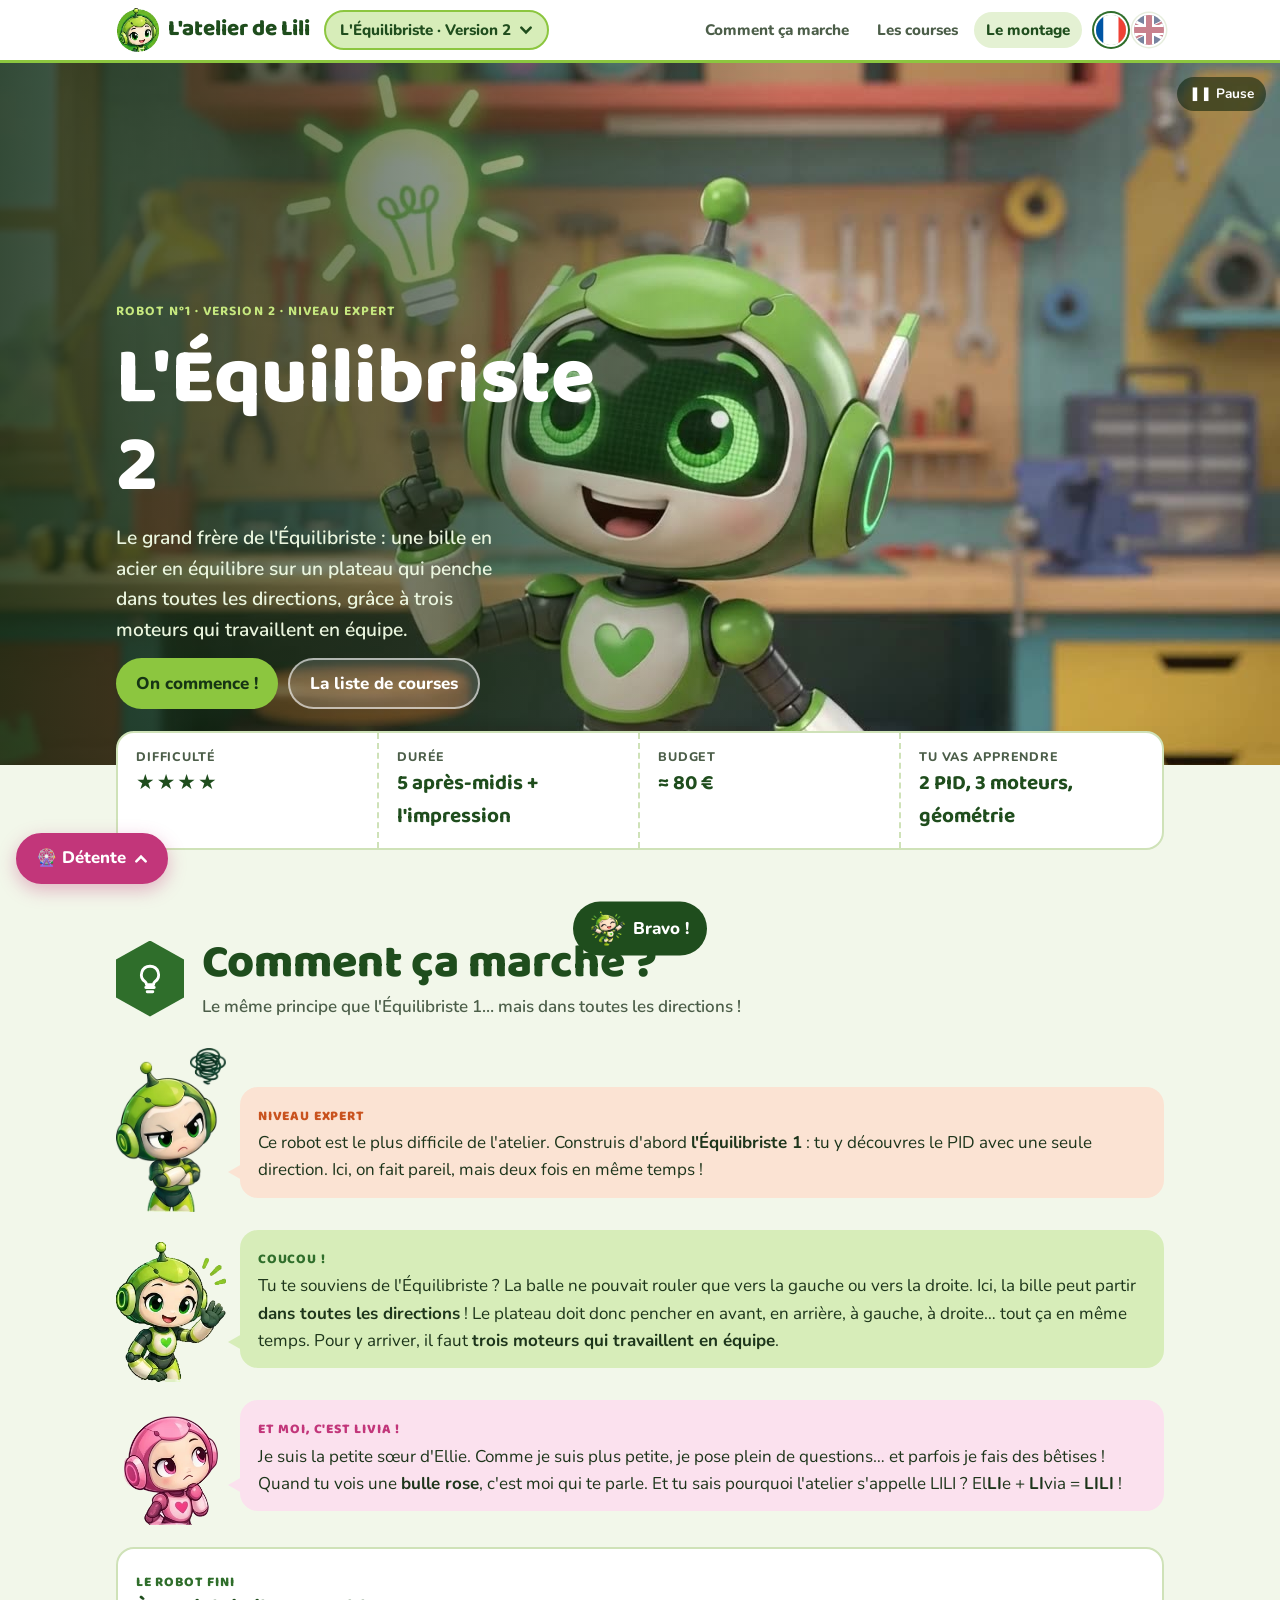
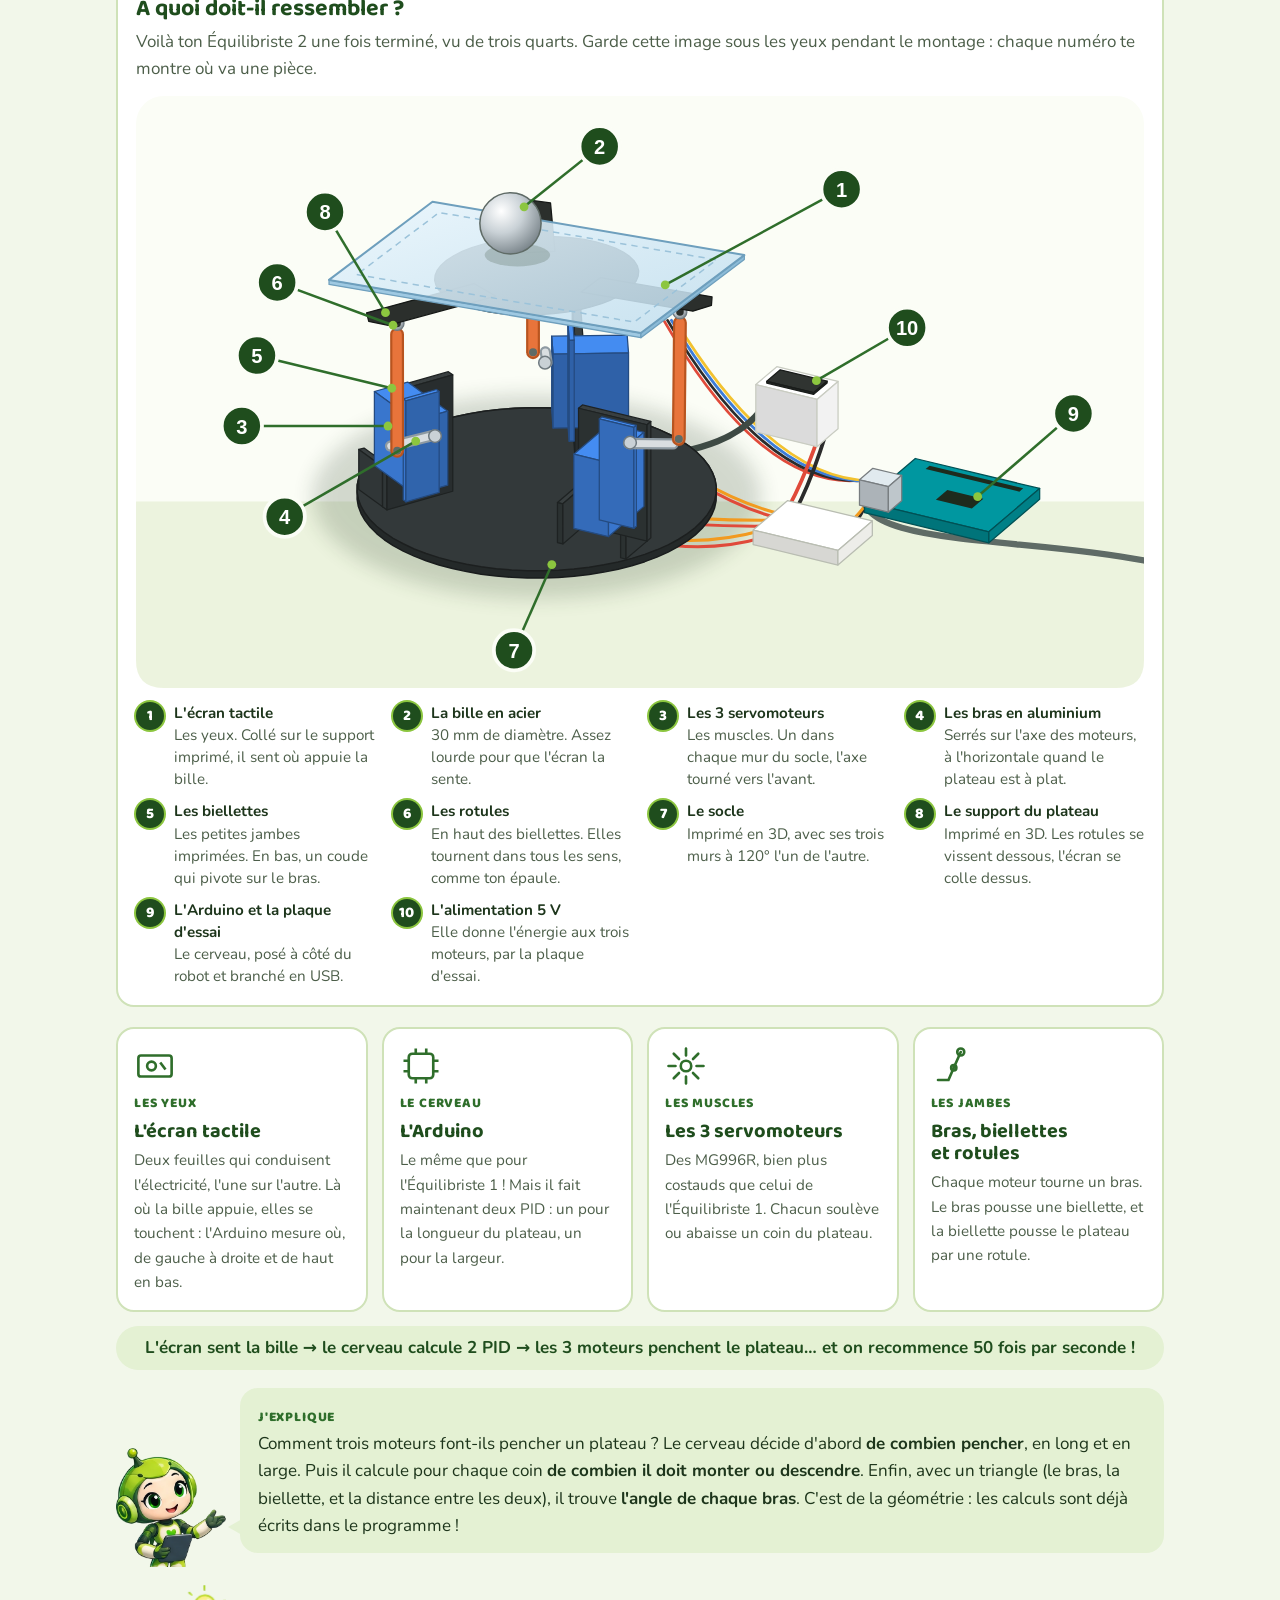
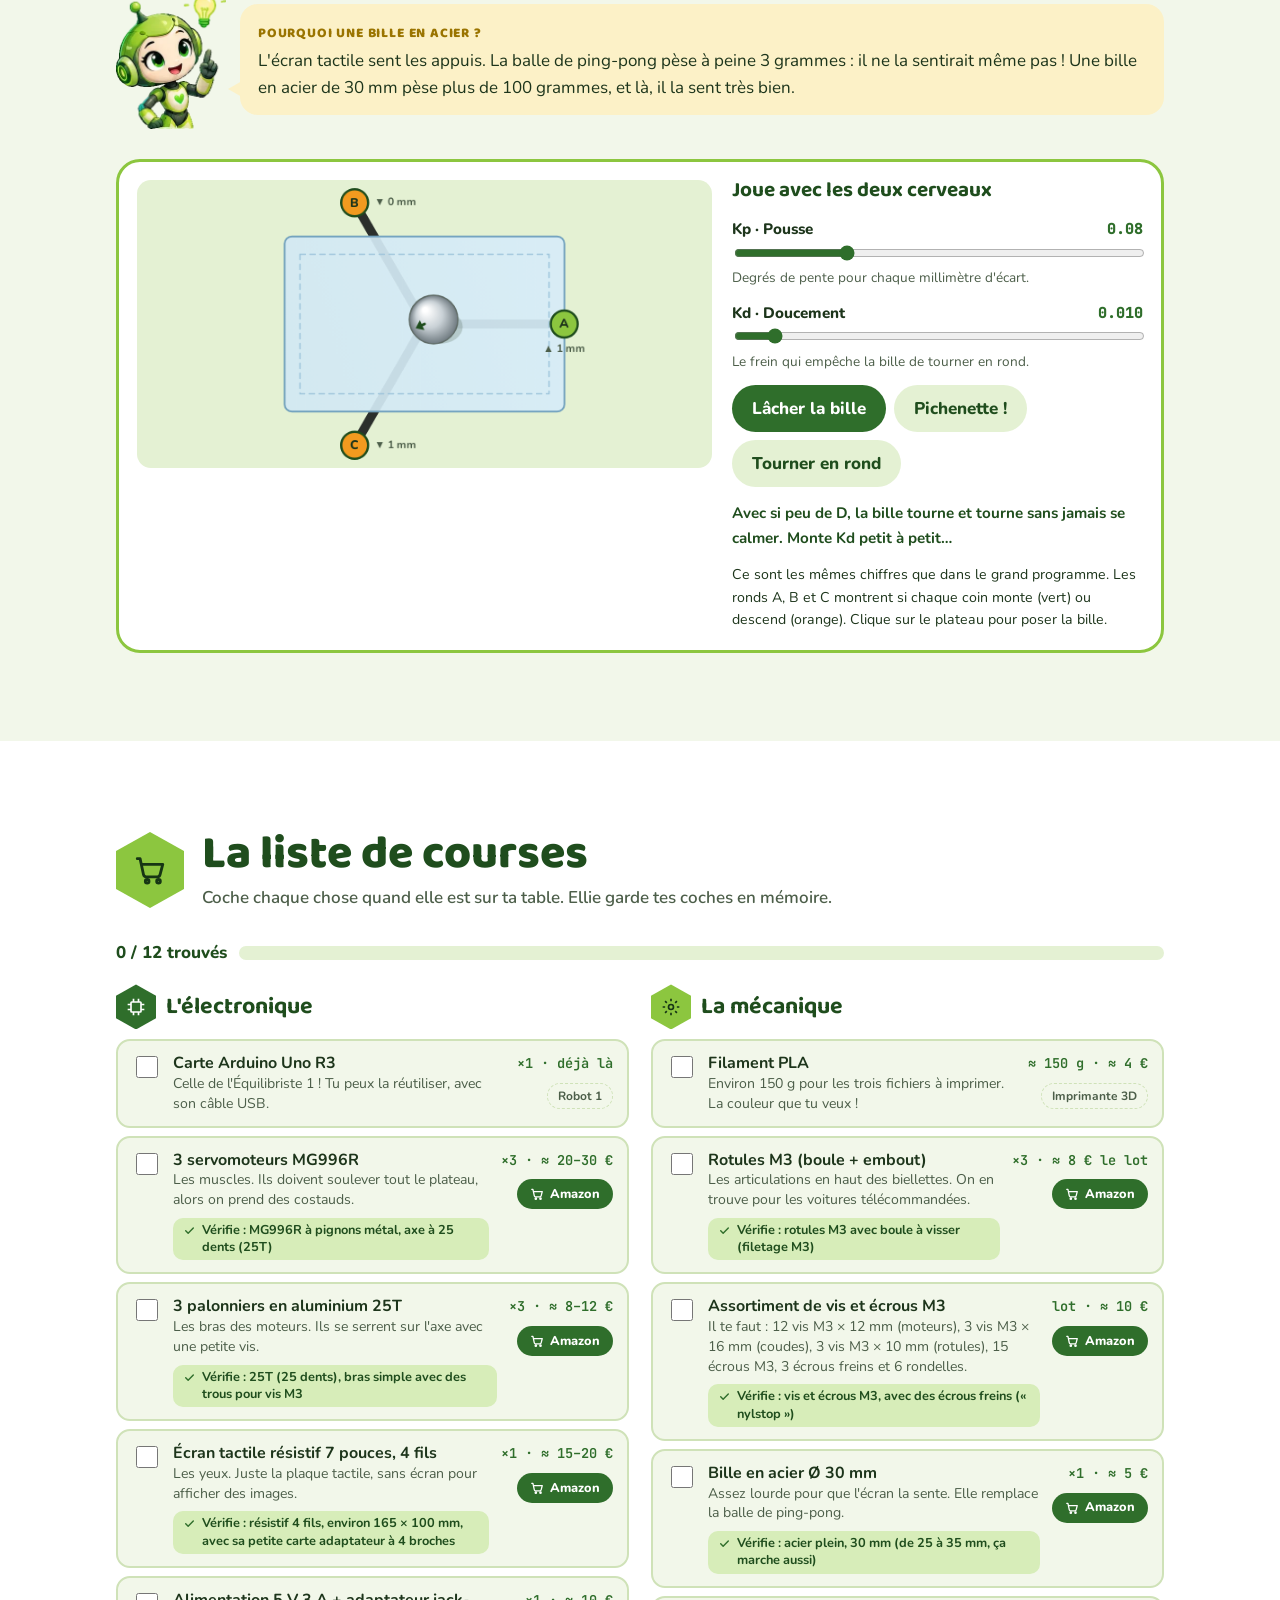
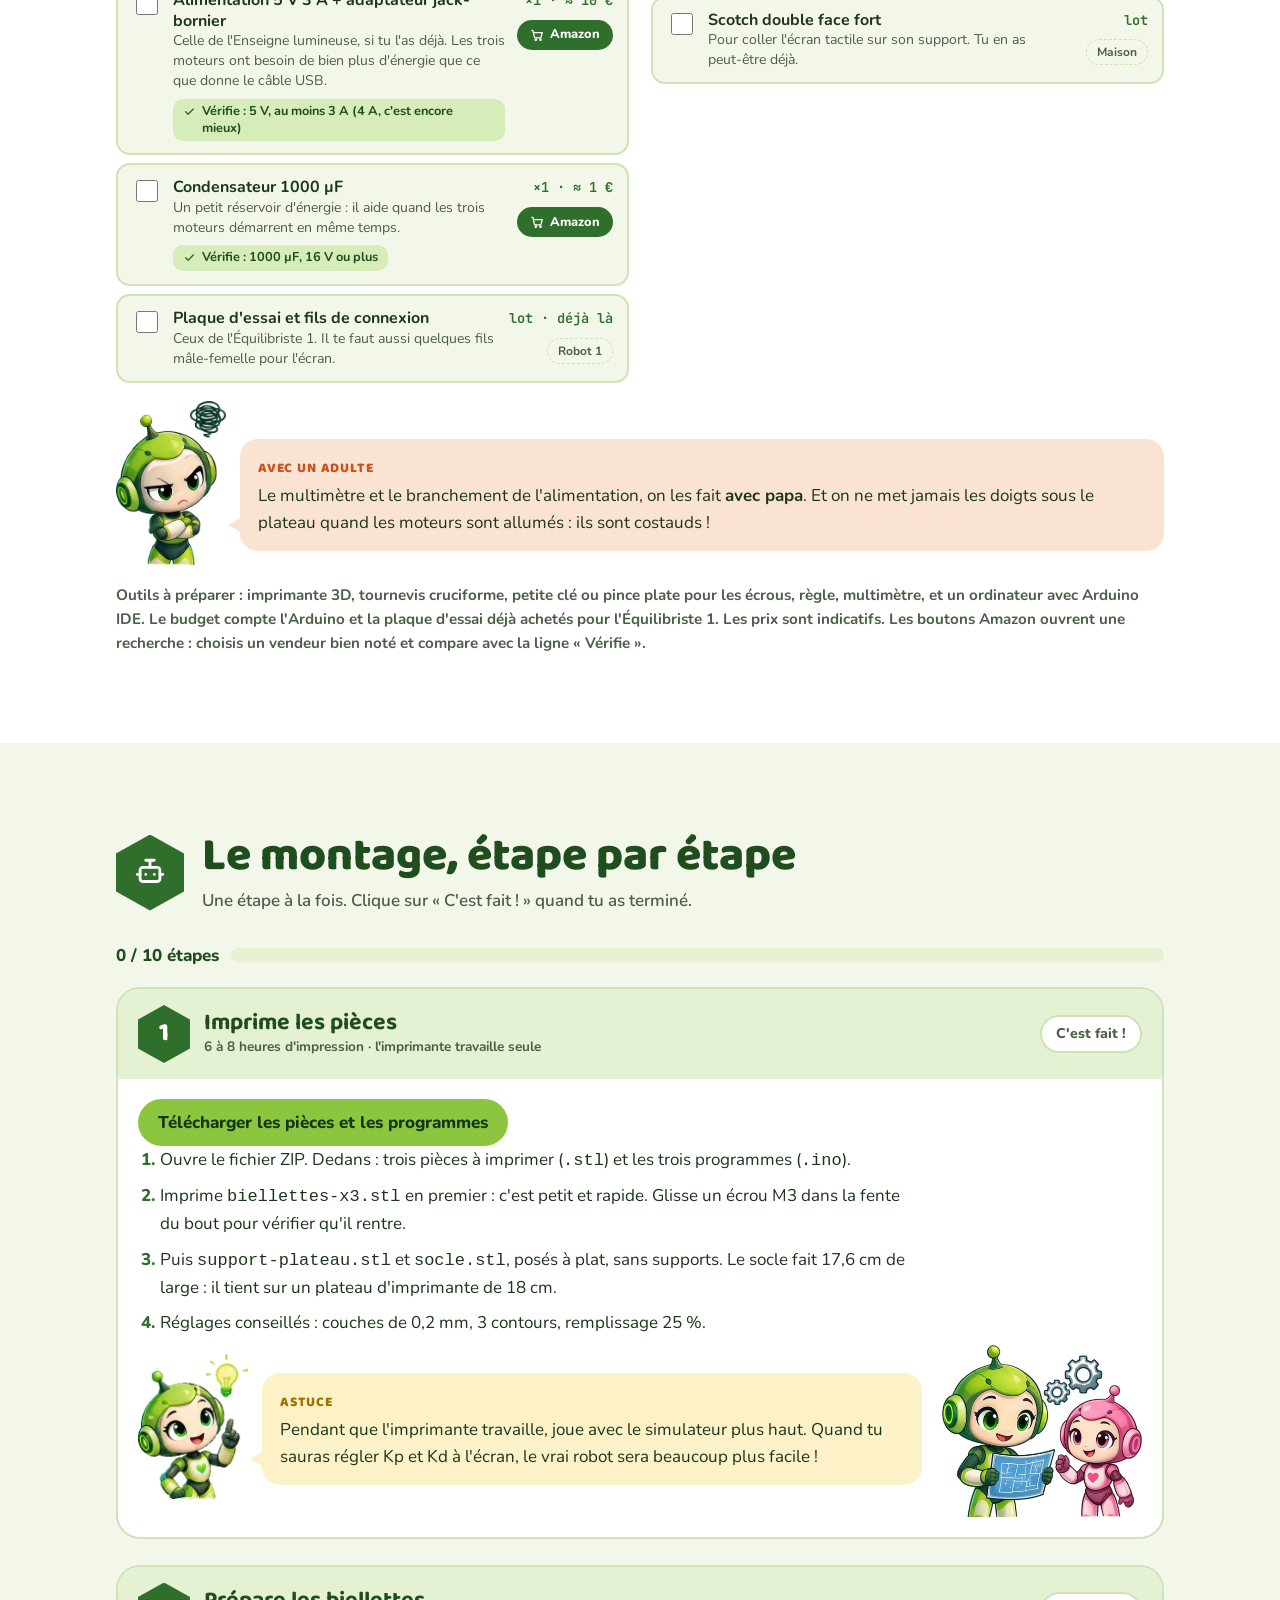
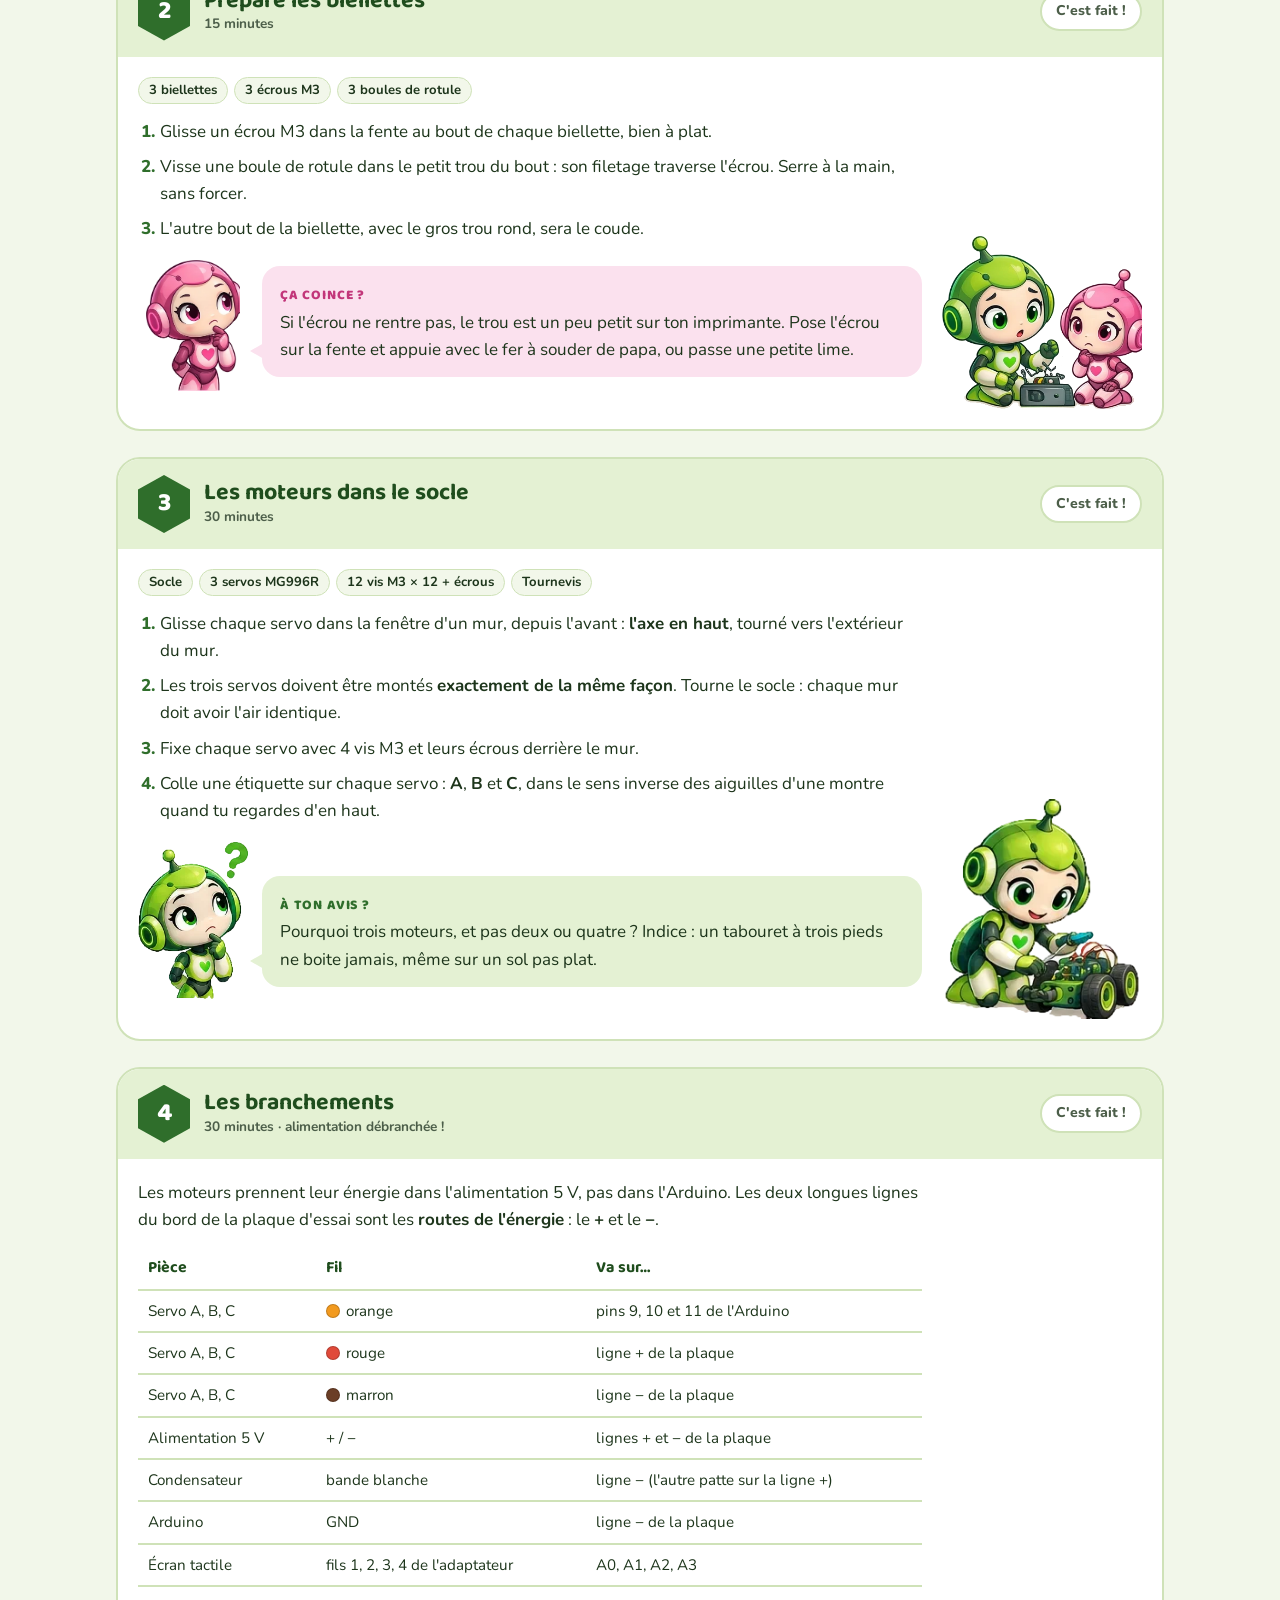
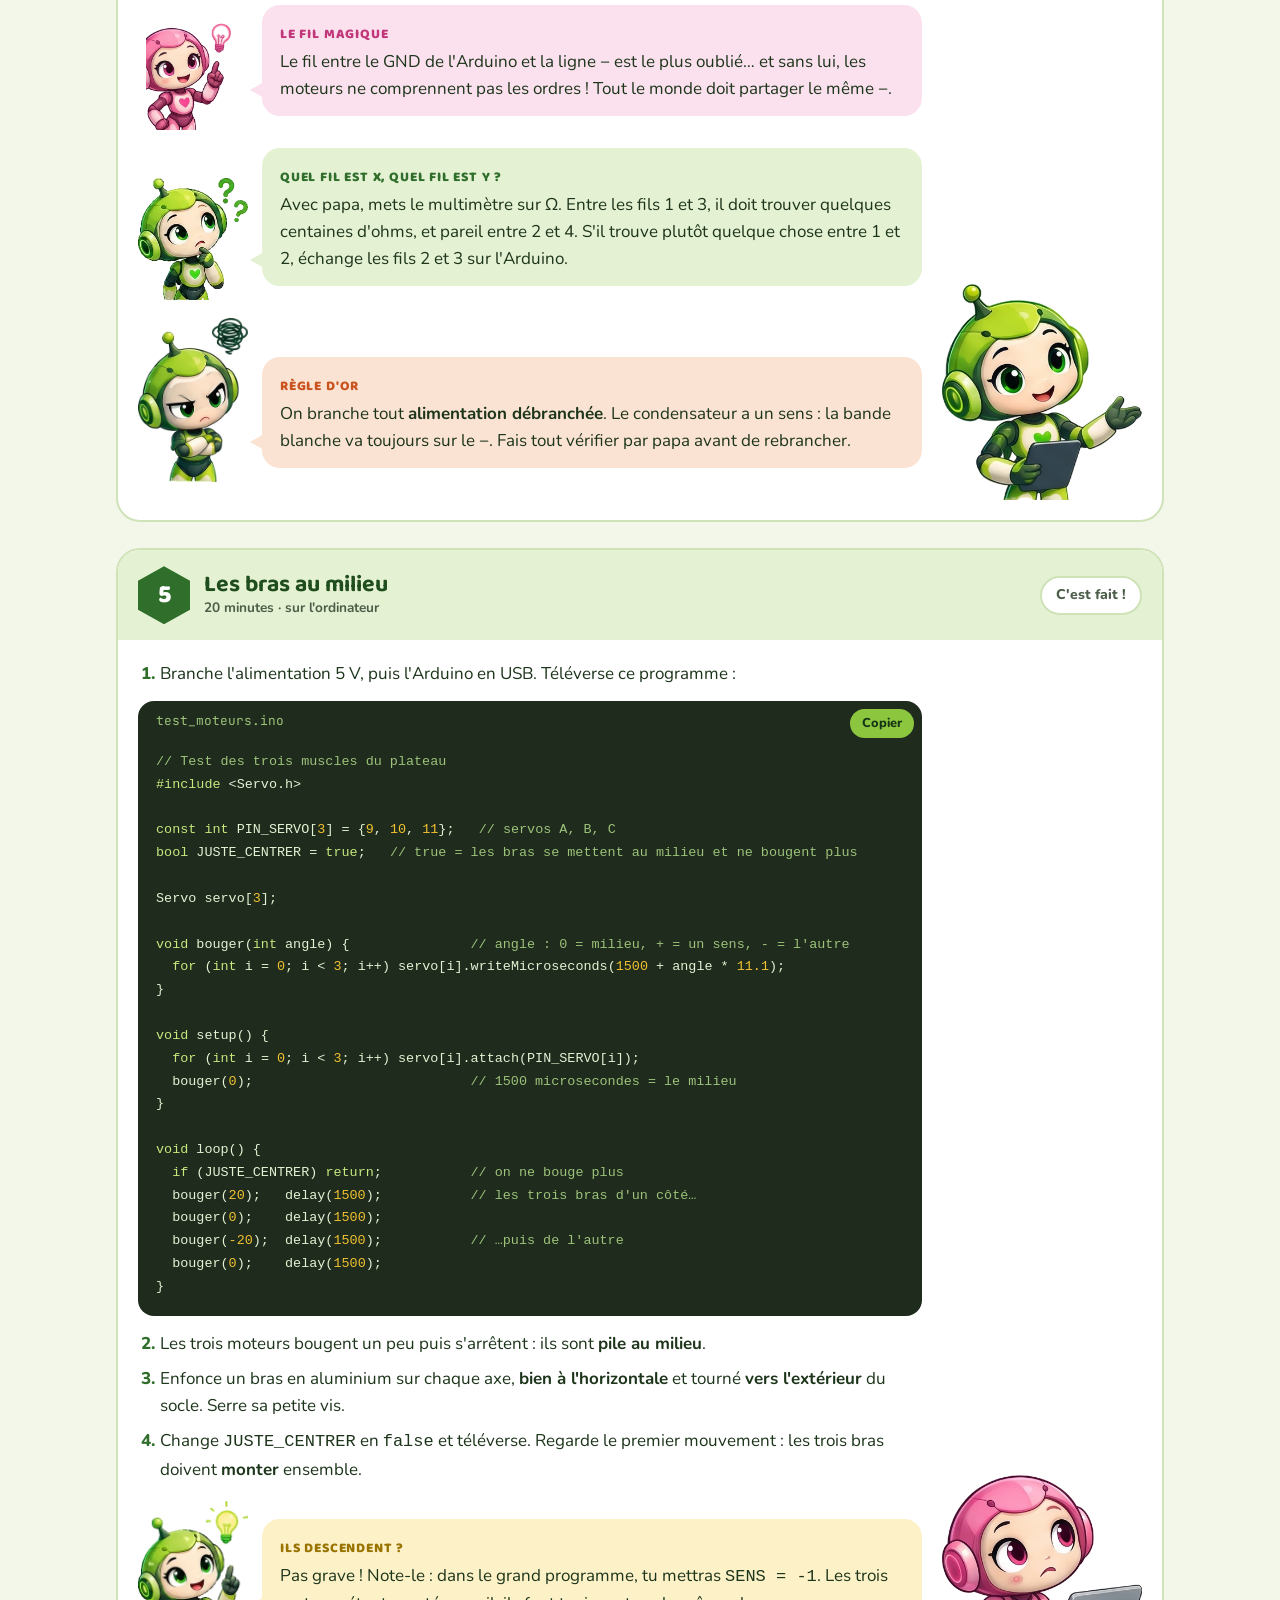
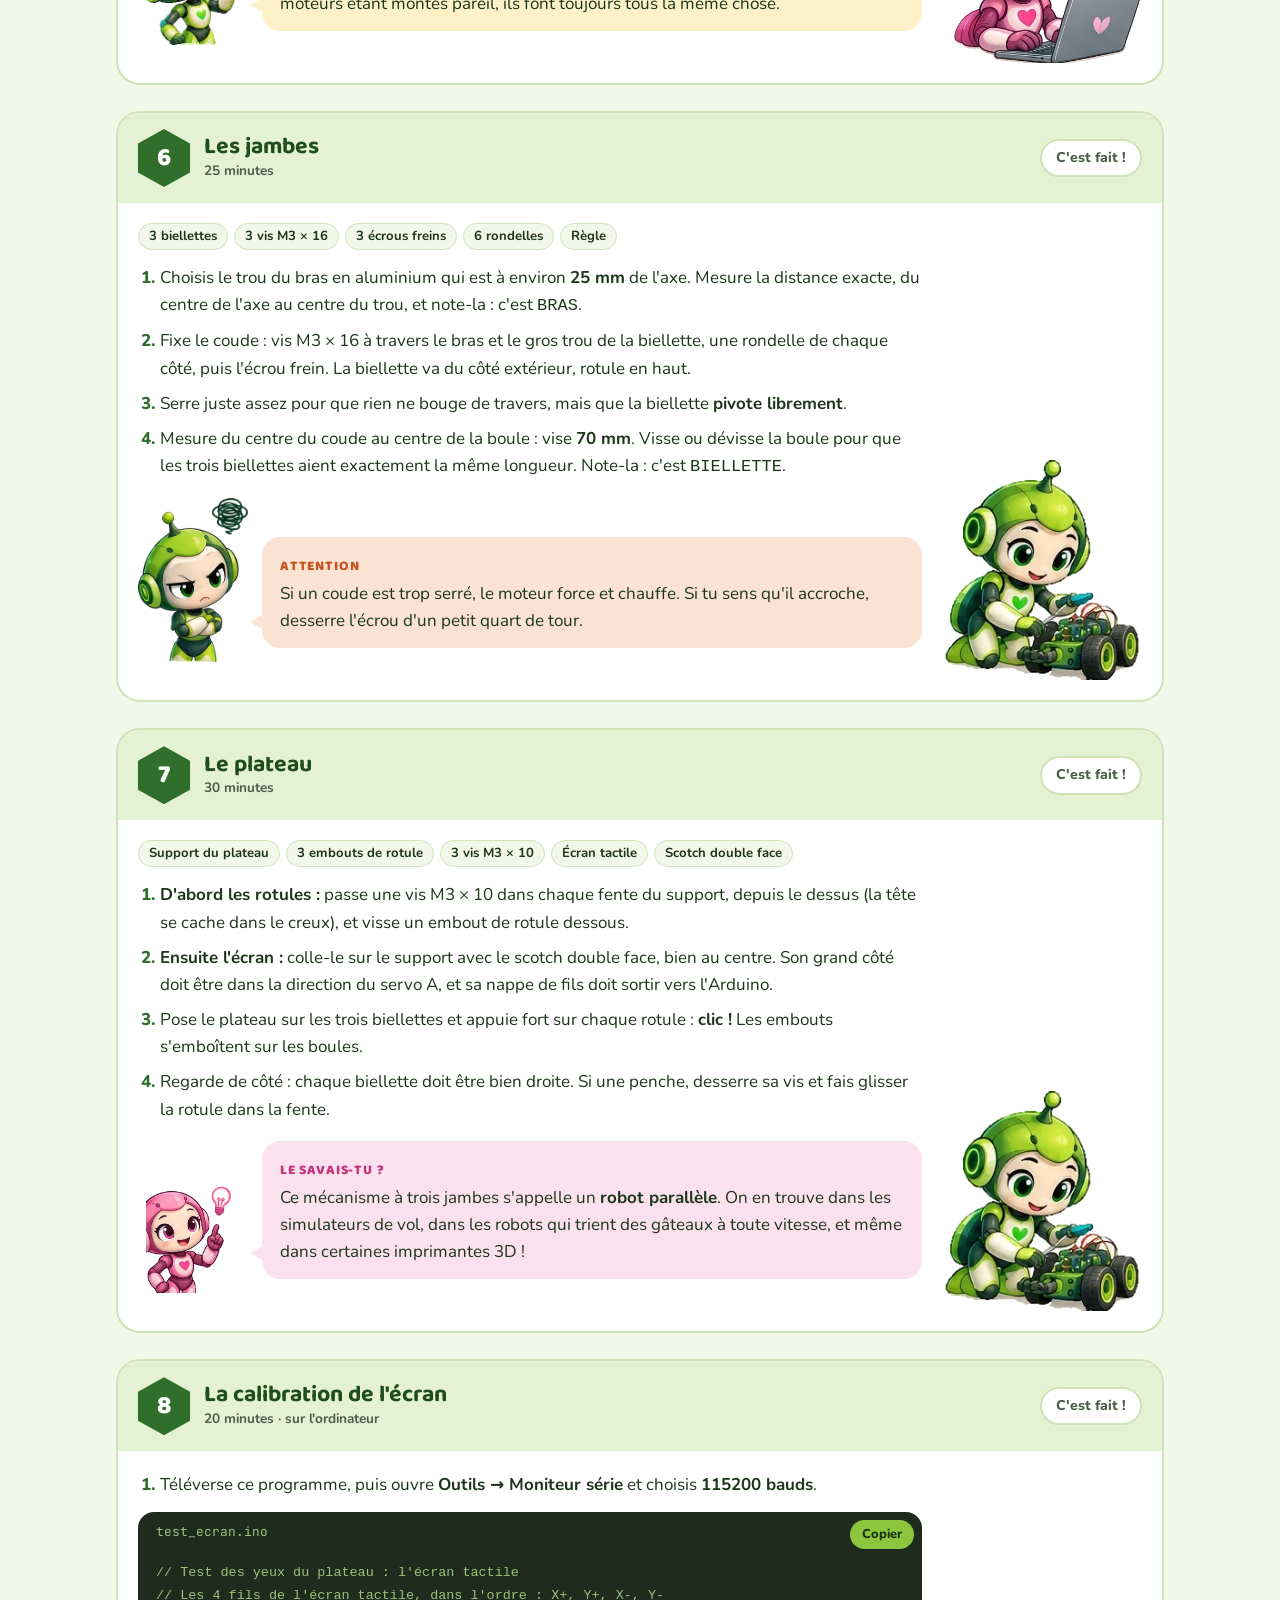
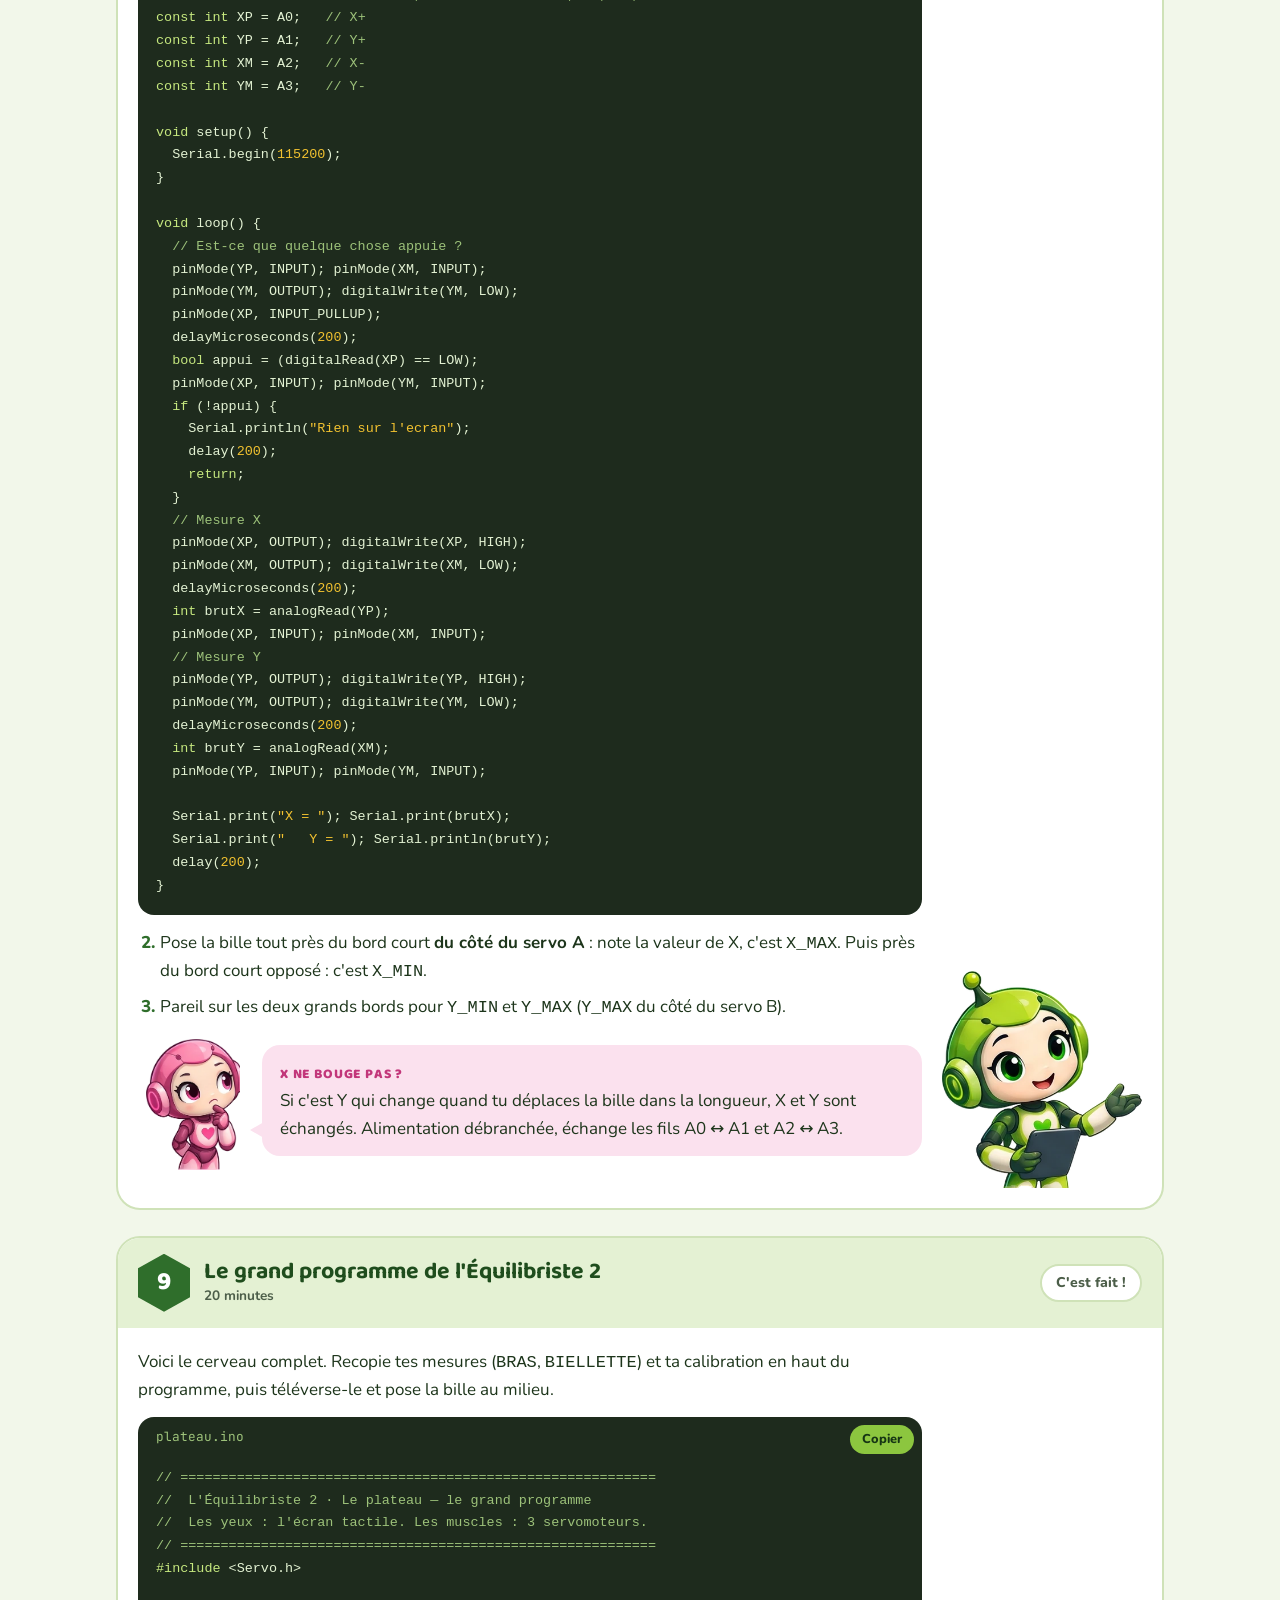
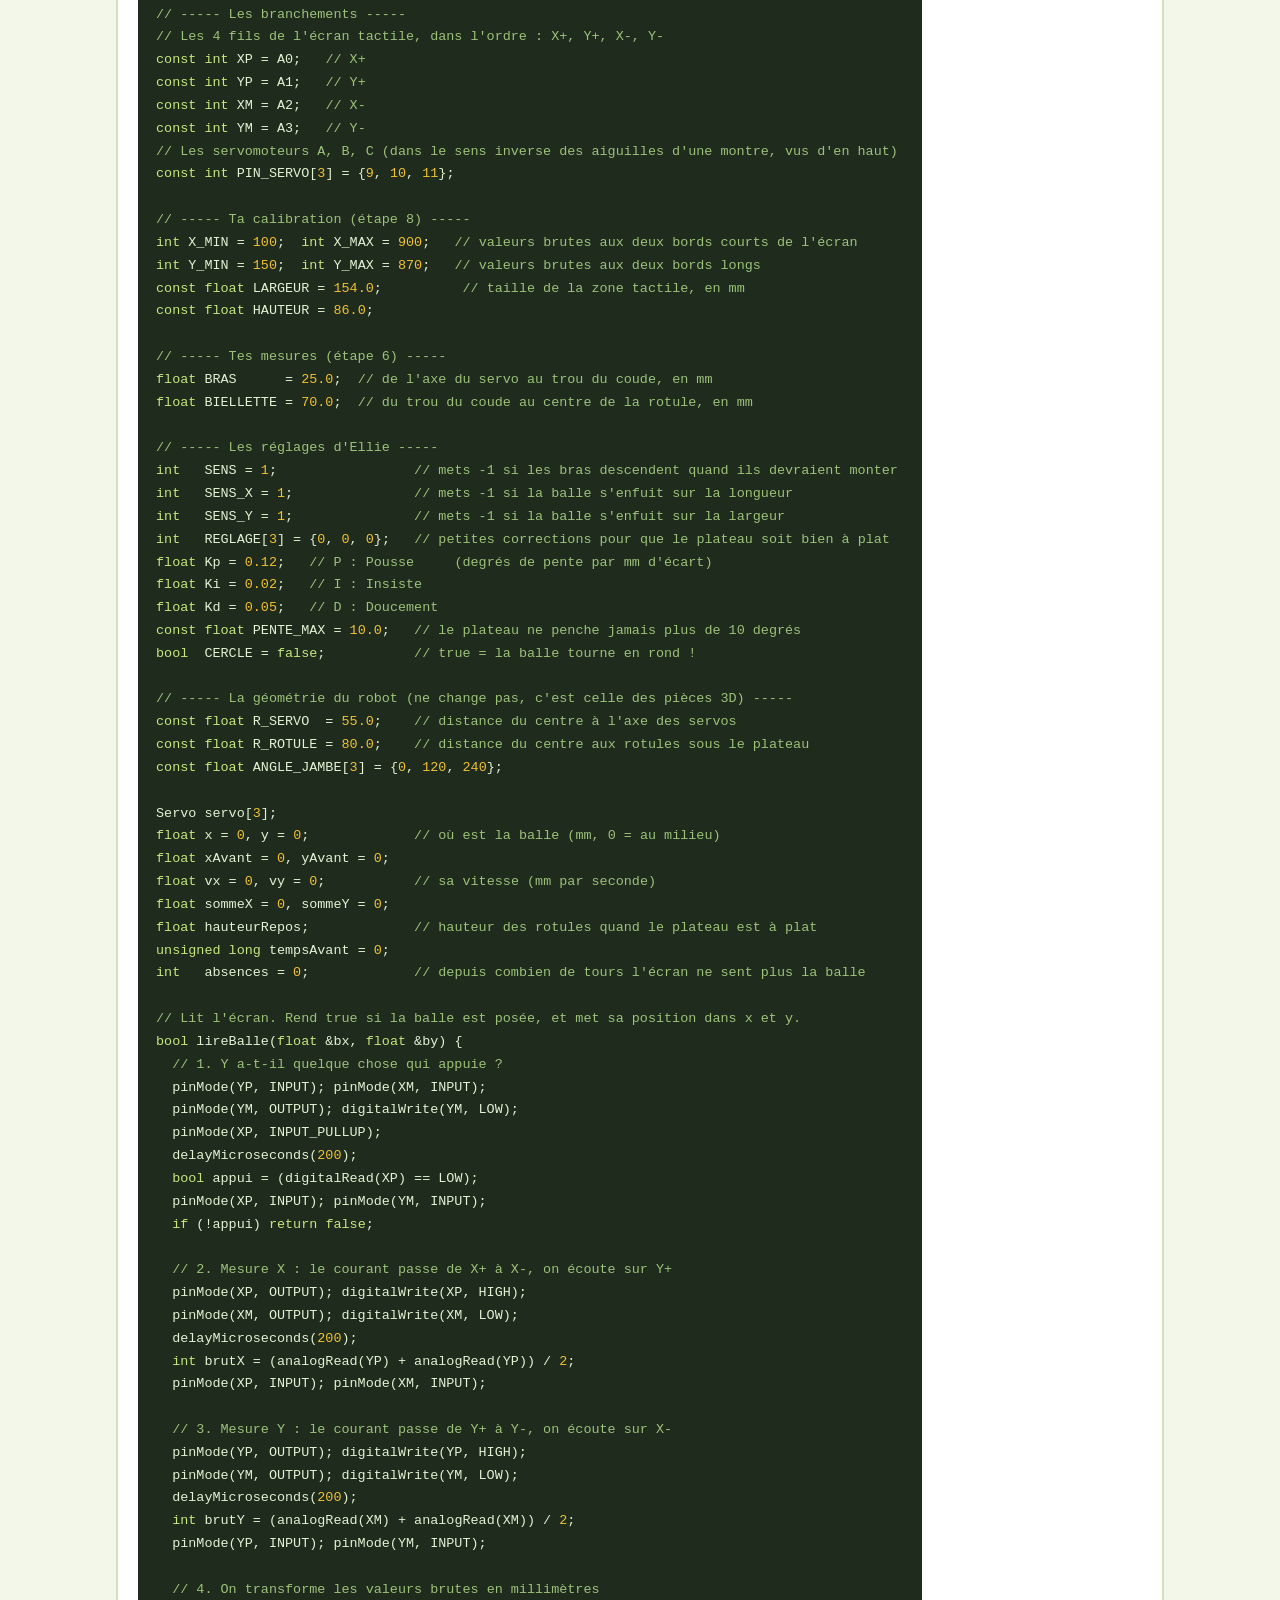
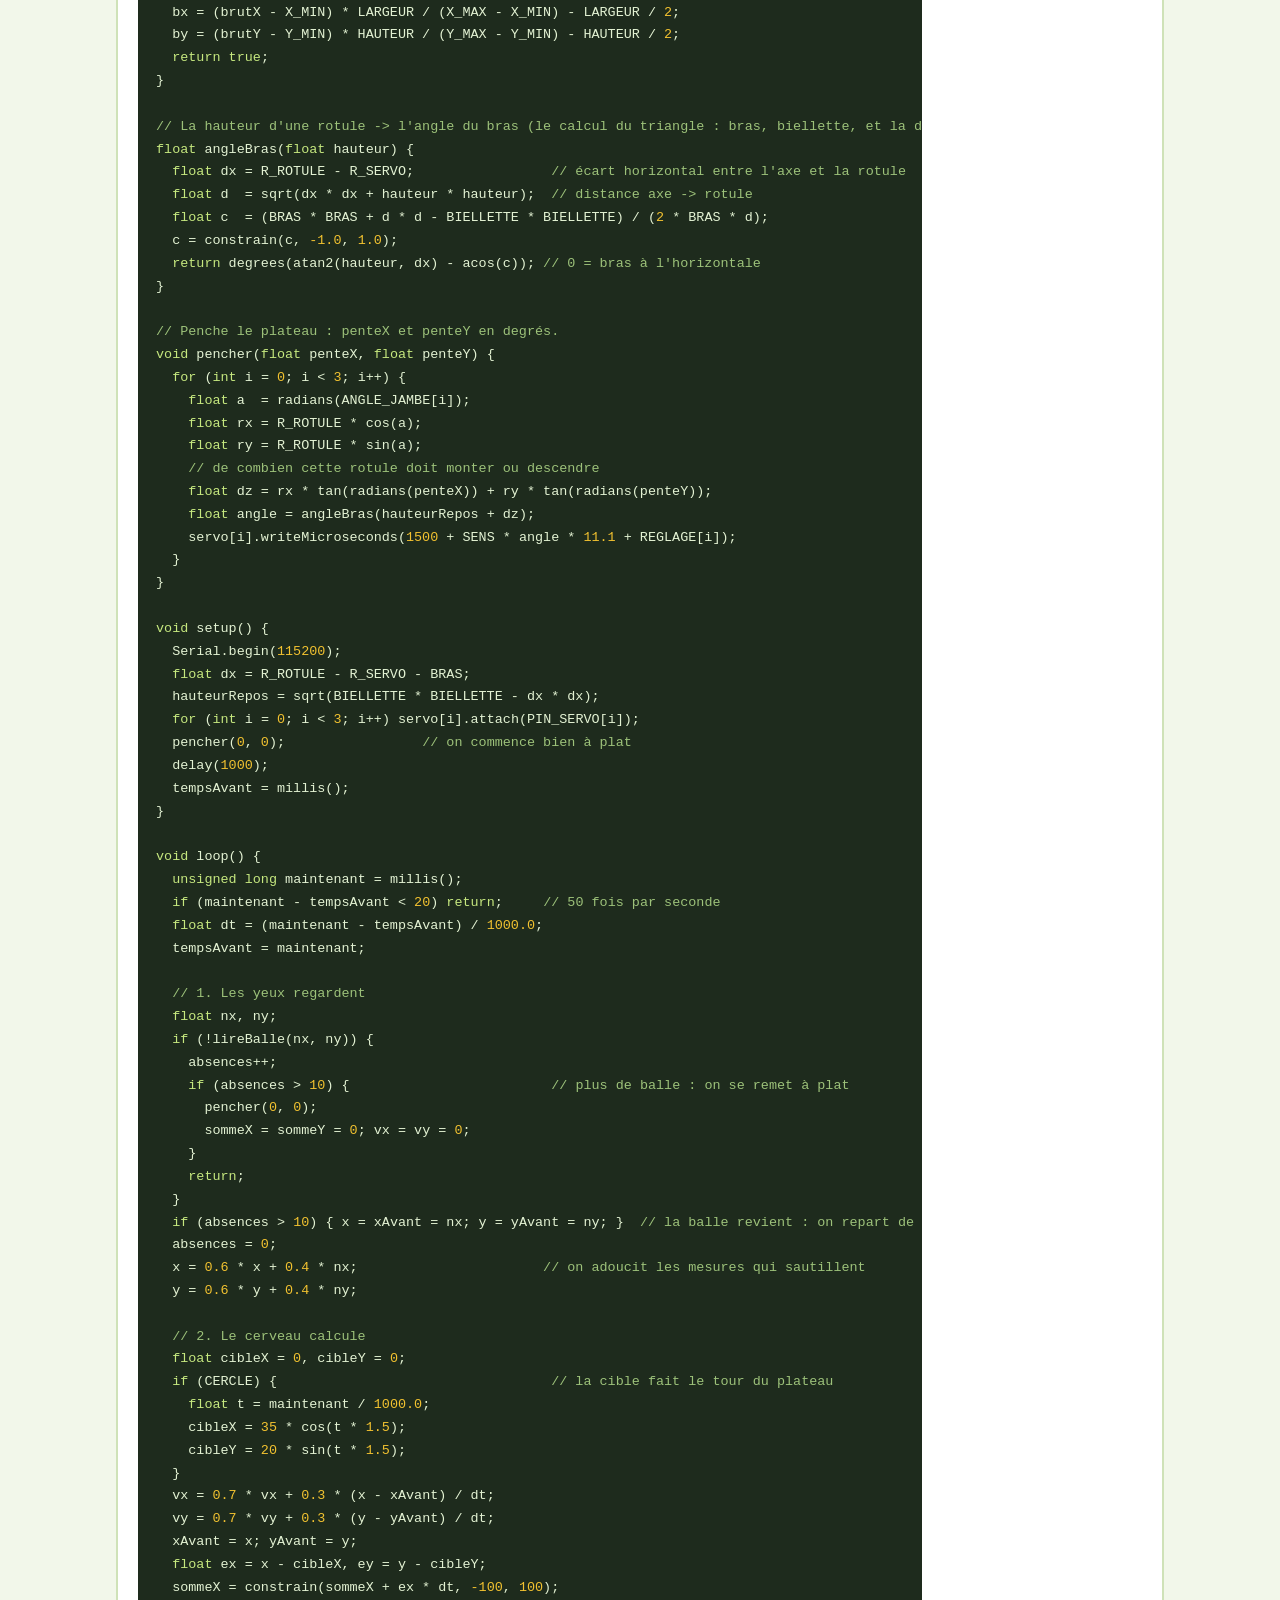
<file: plateau.html>
<!doctype html>
<html lang="fr">
<head>
<meta charset="utf-8">
<meta name="viewport" content="width=device-width, initial-scale=1, viewport-fit=cover">
<meta name="description" content="Version 2 de l'Équilibriste, dans l'atelier de Lili : une bille en acier en équilibre sur un plateau tactile, penché par trois servomoteurs.">
<link rel="icon" href="assets/lili-avatar.webp" type="image/webp">
<style>:root{color-scheme:light;padding-top:env(safe-area-inset-top,0px);padding-bottom:env(safe-area-inset-bottom,0px)}body{margin:0}img{max-width:100%}[hidden]{display:none!important}</style>
<title>L'Équilibriste 2 · L'atelier de Lili</title>
<link rel="alternate" hreflang="en" href="en/plateau.html">
<meta name="claude:viewport-fit-sides" content="cover">
<link rel="preconnect" href="https://fonts.googleapis.com">
<link rel="preconnect" href="https://fonts.gstatic.com" crossorigin>
<link rel="stylesheet" href="https://fonts.googleapis.com/css2?family=Baloo+2:wght@500;700;800&family=Nunito:wght@400;600;700;800&family=JetBrains+Mono:wght@400;600&display=swap">
<link rel="stylesheet" href="assets/atelier.css?v=6">

</head>
<body>
<header class="topbar">
  <div class="wrap">
    <a class="brand" href="#top"><img src="assets/lili-avatar.webp" alt="">L'atelier de Lili</a>
    <div class="picker">
      <button class="picker-btn" id="pickerBtn" aria-expanded="false" aria-controls="pickerMenu">L'Équilibriste · Version 2<svg viewBox="0 0 12 12" fill="none" stroke="currentColor" stroke-width="2.2" stroke-linecap="round"><path d="M2 4l4 4 4-4"/></svg>
      </button>
      <div class="picker-menu" id="pickerMenu" hidden>
        <a class="robot-opt" href="index.html">
          <span class="ico"><svg viewBox="0 0 48 48" width="40"><circle cx="24" cy="16" r="7" fill="#F4F4F0" stroke="#2F6E2B" stroke-width="2"/><rect x="4" y="25" width="40" height="5" rx="2.5" fill="#8CC63F" transform="rotate(-8 24 27)"/><path d="M24 30v12M16 42h16" stroke="#2F6E2B" stroke-width="3" stroke-linecap="round"/></svg></span>
          <span><b>L'Équilibriste · Version 1</b><small>Une balle de ping-pong en équilibre sur un rail</small></span>
        </a>
        <a class="robot-opt is-current" href="#top">
          <span class="ico"><svg viewBox="0 0 48 48" width="40"><circle cx="24" cy="10" r="5" fill="#F4F4F0" stroke="#2F6E2B" stroke-width="2"/><ellipse cx="24" cy="19" rx="19" ry="4.5" fill="#8CC63F" stroke="#2F6E2B" stroke-width="2" transform="rotate(-6 24 19)"/><path d="M11 23l-3 17M24 24v16M37 21l3 19M5 41h38" stroke="#2F6E2B" stroke-width="3" stroke-linecap="round"/></svg></span>
          <span><b>L'Équilibriste · Version 2</b><small>Une bille sur un plateau, 3 moteurs · niveau expert</small></span>
        </a>
        <a class="robot-opt" href="enseigne.html">
          <span class="ico"><svg viewBox="0 0 48 48" width="40"><rect x="4" y="12" width="40" height="24" rx="5" fill="#1F4D1D"/><text x="24" y="30" text-anchor="middle" font-family="Baloo 2, sans-serif" font-weight="800" font-size="15" fill="#C6E87F">ABC</text></svg></span>
          <span><b>L'Enseigne lumineuse · Version 1</b><small>Ton prénom en lettres imprimées en 3D qui s'allument</small></span>
        </a>
        <a class="robot-opt" href="panneau.html">
          <span class="ico"><svg viewBox="0 0 48 48" width="40"><rect x="4" y="12" width="40" height="24" rx="5" fill="#1F4D1D"/><text x="24" y="30" text-anchor="middle" font-family="Baloo 2, sans-serif" font-weight="800" font-size="15" fill="#C6E87F">ABC</text></svg></span>
          <span><b>L'Enseigne lumineuse · Version 2</b><small>Tes messages qui défilent · très facile</small></span>
        </a>
        <a class="robot-opt" href="rouleur.html">
          <span class="ico"><svg viewBox="0 0 48 48" width="40"><rect x="8" y="16" width="32" height="16" rx="5" fill="#8CC63F" stroke="#1F4D1D" stroke-width="2"/><rect x="18" y="9" width="12" height="7" rx="2" fill="#3D7DD8"/><circle cx="14" cy="34" r="6" fill="#1F4D1D"/><circle cx="34" cy="34" r="6" fill="#1F4D1D"/></svg></span>
          <span><b>Le Rouleur</b><small>Il roule et contourne les obstacles tout seul</small></span>
        </a>
        <span class="robot-opt locked" aria-disabled="true">
          <span class="ico"><svg viewBox="0 0 48 48" width="34"><rect x="10" y="20" width="28" height="22" rx="5" fill="none" stroke="currentColor" stroke-width="3"/><path d="M16 20v-6a8 8 0 0116 0v6" fill="none" stroke="currentColor" stroke-width="3"/></svg></span>
          <span><b>Mystère</b><small>Se débloque quand tu as fini le Rouleur</small></span>
        </span>
      </div>
    </div>
    <nav class="navlinks" aria-label="Chapitres">
      <a href="#comprendre">Comment ça marche</a>
      <a href="#courses">Les courses</a>
      <a href="#montage">Le montage</a>
    </nav>
    <nav class="lang" aria-label="Langue"><a href="plateau.html" lang="fr" hreflang="fr" title="Français" aria-label="Français" aria-current="true"><svg viewBox="0 0 3 2" preserveAspectRatio="xMidYMid slice" aria-hidden="true"><rect width="1" height="2" fill="#0055A4"/><rect x="1" width="1" height="2" fill="#FFFFFF"/><rect x="2" width="1" height="2" fill="#EF4135"/></svg></a><a href="en/plateau.html" lang="en" hreflang="en" title="English" aria-label="English"><svg viewBox="0 0 60 30" preserveAspectRatio="xMidYMid slice" aria-hidden="true"><clipPath id="ukT"><path d="M30,15h30v15zv15h-30zh-30v-15zv-15h30z"/></clipPath><rect width="60" height="30" fill="#012169"/><path d="M0,0L60,30M60,0L0,30" stroke="#FFFFFF" stroke-width="6"/><path d="M0,0L60,30M60,0L0,30" clip-path="url(#ukT)" stroke="#C8102E" stroke-width="4"/><path d="M30,0v30M0,15h60" stroke="#FFFFFF" stroke-width="10"/><path d="M30,0v30M0,15h60" stroke="#C8102E" stroke-width="6"/></svg></a></nav>
  </div>
</header>

<main id="top">
  <div class="hero">
    <video id="heroVideo" src="assets/banner.mp4?v=4" poster="assets/banner-poster.jpg" autoplay muted loop playsinline aria-label="Ellie construit un robot dans son atelier"></video>
    <button class="vid-toggle" id="vidToggle" type="button">❚❚ Pause</button>
    <div class="hero-text">
      <div class="wrap">
        <span class="eyebrow">Robot n°1 · Version 2 · Niveau expert</span>
        <h1>L'Équilibriste 2</h1>
        <p class="lead">Le grand frère de l'Équilibriste : une bille en acier en équilibre sur un plateau qui penche dans toutes les directions, grâce à trois moteurs qui travaillent en équipe.</p>
        <div class="hero-cta">
          <a class="btn btn-lime" href="#comprendre">On commence !</a>
          <a class="btn btn-ghost" href="#courses">La liste de courses</a>
        </div>
      </div>
    </div>
  </div>

  <div class="wrap">
    <div class="facts">
      <div><span>Difficulté</span><b class="stars">★★★★</b></div>
      <div><span>Durée</span><b>5 après-midis + l'impression</b></div>
      <div><span>Budget</span><b>≈ 80 €</b></div>
      <div><span>Tu vas apprendre</span><b>2 PID, 3 moteurs, géométrie</b></div>
    </div>
  </div>

  <!-- ===================== COMPRENDRE ===================== -->
  <section class="chap" id="comprendre">
    <div class="wrap">
      <div class="chap-head">
        <div class="hex"><svg viewBox="0 0 24 24" fill="none" stroke="currentColor" stroke-width="2" stroke-linecap="round" stroke-linejoin="round"><path d="M9 18h6M10 21h4M12 3a6 6 0 00-3.5 10.9c.6.5 1 1.2 1 2.1h5c0-.9.4-1.6 1-2.1A6 6 0 0012 3z"/></svg></div>
        <div><h2>Comment ça marche ?</h2><p>Le même principe que l'Équilibriste 1… mais dans toutes les directions !</p></div>
      </div>

      <div class="lili warn"><img src="assets/lili-pas-contente.webp" alt="Ellie les bras croisés"><div class="bubble"><span class="tag">Niveau expert</span><p>Ce robot est le plus difficile de l'atelier. Construis d'abord <strong>l'Équilibriste 1</strong> : tu y découvres le PID avec une seule direction. Ici, on fait pareil, mais deux fois en même temps !</p></div></div>

      <div class="lili"><img src="assets/lili-coucou.webp" alt="Ellie fait coucou"><div class="bubble"><span class="tag">Coucou !</span><p>Tu te souviens de l'Équilibriste ? La balle ne pouvait rouler que vers la gauche ou vers la droite. Ici, la bille peut partir <strong>dans toutes les directions</strong> ! Le plateau doit donc pencher en avant, en arrière, à gauche, à droite… tout ça en même temps. Pour y arriver, il faut <strong>trois moteurs qui travaillent en équipe</strong>.</p></div></div>
      <div class="lili livia"><img src="assets/livia-petite.webp" alt="Livia, la petite sœur d'Ellie"><div class="bubble"><span class="tag">Et moi, c'est Livia !</span><p>Je suis la petite sœur d'Ellie. Comme je suis plus petite, je pose plein de questions… et parfois je fais des bêtises ! Quand tu vois une <strong>bulle rose</strong>, c'est moi qui te parle. Et tu sais pourquoi l'atelier s'appelle LILI ? El<strong>LI</strong>e + <strong>LI</strong>via = <strong>LILI</strong> !</p></div></div>

      <!-- À quoi doit-il ressembler ? -->
      <figure class="look" id="apercu">
        <div class="look-head"><span class="role">Le robot fini</span><h3>À quoi doit-il ressembler ?</h3><p>Voilà ton Équilibriste 2 une fois terminé, vu de trois quarts. Garde cette image sous les yeux pendant le montage : chaque numéro te montre où va une pièce.</p></div>
        <a class="look-pic" href="assets/look-plateau.svg" target="_blank" rel="noopener" title="Ouvrir l'image en grand"><img src="assets/look-plateau.svg" alt="L'Équilibriste 2 terminé : socle rond avec trois servomoteurs, bras, biellettes et rotules qui portent un écran tactile, avec une bille en acier dessus, et l'Arduino à côté" width="800" height="470" loading="lazy"></a>
        <p class="look-zoom">Touche l'image pour l'agrandir.</p>
        <ol class="look-key">
          <li><span><b>L'écran tactile</b>Les yeux. Collé sur le support imprimé, il sent où appuie la bille.</span></li>
          <li><span><b>La bille en acier</b>30 mm de diamètre. Assez lourde pour que l'écran la sente.</span></li>
          <li><span><b>Les 3 servomoteurs</b>Les muscles. Un dans chaque mur du socle, l'axe tourné vers l'avant.</span></li>
          <li><span><b>Les bras en aluminium</b>Serrés sur l'axe des moteurs, à l'horizontale quand le plateau est à plat.</span></li>
          <li><span><b>Les biellettes</b>Les petites jambes imprimées. En bas, un coude qui pivote sur le bras.</span></li>
          <li><span><b>Les rotules</b>En haut des biellettes. Elles tournent dans tous les sens, comme ton épaule.</span></li>
          <li><span><b>Le socle</b>Imprimé en 3D, avec ses trois murs à 120° l'un de l'autre.</span></li>
          <li><span><b>Le support du plateau</b>Imprimé en 3D. Les rotules se vissent dessous, l'écran se colle dessus.</span></li>
          <li><span><b>L'Arduino et la plaque d'essai</b>Le cerveau, posé à côté du robot et branché en USB.</span></li>
          <li><span><b>L'alimentation 5 V</b>Elle donne l'énergie aux trois moteurs, par la plaque d'essai.</span></li>
        </ol>
      </figure>

      <div class="how">
        <div class="how-card">
          <svg viewBox="0 0 48 48" fill="none" stroke="currentColor" stroke-width="3" stroke-linejoin="round"><rect x="5" y="12" width="38" height="24" rx="3"/><circle cx="20" cy="24" r="5"/><path d="M30 20l6 8"/></svg>
          <span class="role">Les yeux</span><h3>L'écran tactile</h3>
          <p>Deux feuilles qui conduisent l'électricité, l'une sur l'autre. Là où la bille appuie, elles se touchent : l'Arduino mesure où, de gauche à droite et de haut en bas.</p>
        </div>
        <div class="how-card">
          <svg viewBox="0 0 48 48" fill="none" stroke="currentColor" stroke-width="3" stroke-linejoin="round"><rect x="10" y="10" width="28" height="28" rx="4"/><path d="M18 4v6M30 4v6M18 38v6M30 38v6M4 18h6M4 30h6M38 18h6M38 30h6"/></svg>
          <span class="role">Le cerveau</span><h3>L'Arduino</h3>
          <p>Le même que pour l'Équilibriste 1 ! Mais il fait maintenant deux PID : un pour la longueur du plateau, un pour la largeur.</p>
        </div>
        <div class="how-card">
          <svg viewBox="0 0 48 48" fill="none" stroke="currentColor" stroke-width="3" stroke-linecap="round"><circle cx="24" cy="24" r="6"/><path d="M24 4v8M24 36v8M4 24h8M36 24h8M10 10l6 6M32 32l6 6M38 10l-6 6M16 32l-6 6"/></svg>
          <span class="role">Les muscles</span><h3>Les 3 servomoteurs</h3>
          <p>Des MG996R, bien plus costauds que celui de l'Équilibriste 1. Chacun soulève ou abaisse un coin du plateau.</p>
        </div>
        <div class="how-card">
          <svg viewBox="0 0 48 48" fill="none" stroke="currentColor" stroke-width="3" stroke-linecap="round"><path d="M8 40h12l6-14"/><circle cx="26" cy="26" r="3"/><path d="M26 26l8-18"/><circle cx="34" cy="8" r="4"/></svg>
          <span class="role">Les jambes</span><h3>Bras, biellettes et rotules</h3>
          <p>Chaque moteur tourne un bras. Le bras pousse une biellette, et la biellette pousse le plateau par une rotule.</p>
        </div>
      </div>
      <p class="loop-line">L'écran sent la bille → le cerveau calcule 2 PID → les 3 moteurs penchent le plateau… et on recommence 50 fois par seconde !</p>

      <div class="lili ask"><img src="assets/lili-explique.webp" alt="Ellie explique avec une tablette"><div class="bubble"><span class="tag">J'explique</span><p>Comment trois moteurs font-ils pencher un plateau ? Le cerveau décide d'abord <strong>de combien pencher</strong>, en long et en large. Puis il calcule pour chaque coin <strong>de combien il doit monter ou descendre</strong>. Enfin, avec un triangle (le bras, la biellette, et la distance entre les deux), il trouve <strong>l'angle de chaque bras</strong>. C'est de la géométrie : les calculs sont déjà écrits dans le programme !</p></div></div>

      <div class="lili tip"><img src="assets/lili-idee.webp" alt=""><div class="bubble"><span class="tag">Pourquoi une bille en acier ?</span><p>L'écran tactile sent les appuis. La balle de ping-pong pèse à peine 3 grammes : il ne la sentirait même pas ! Une bille en acier de 30 mm pèse plus de 100 grammes, et là, il la sent très bien.</p></div></div>

      <!-- Simulateur -->
      <div class="sim">
        <canvas id="simCanvas" width="640" height="320" aria-label="Simulation du plateau vu de dessus"></canvas>
        <div class="sim-ctrl">
          <h3>Joue avec les deux cerveaux</h3>
          <div class="slider">
            <label for="kp">Kp · Pousse <output id="kpOut">0.08</output></label>
            <input type="range" id="kp" min="0" max="0.3" step="0.01" value="0.08">
            <small>Degrés de pente pour chaque millimètre d'écart.</small>
          </div>
          <div class="slider">
            <label for="kd">Kd · Doucement <output id="kdOut">0.010</output></label>
            <input type="range" id="kd" min="0" max="0.12" step="0.005" value="0.01">
            <small>Le frein qui empêche la bille de tourner en rond.</small>
          </div>
          <div class="row">
            <button class="btn btn-green" id="simDrop" type="button">Lâcher la bille</button>
            <button class="btn btn-soft" id="simPush" type="button">Pichenette !</button>
            <button class="btn btn-soft" id="simCircle" type="button" aria-pressed="false">Tourner en rond</button>
          </div>
          <p class="sim-msg" id="simMsg">Avec si peu de D, la bille tourne sans jamais se calmer. Monte Kd petit à petit… Et essaie Kd = 0 pour voir !</p>
          <small>Ce sont les mêmes chiffres que dans le grand programme. Les ronds A, B et C montrent si chaque coin monte (vert) ou descend (orange). Clique sur le plateau pour poser la bille.</small>
        </div>
      </div>
    </div>
  </section>

  <!-- ===================== COURSES ===================== -->
  <section class="chap chap-alt" id="courses">
    <div class="wrap">
      <div class="chap-head">
        <div class="hex lime"><svg viewBox="0 0 24 24" fill="none" stroke="currentColor" stroke-width="2" stroke-linecap="round" stroke-linejoin="round"><path d="M3 4h2l2.4 11.2a2 2 0 002 1.6h7.7a2 2 0 002-1.5L21 8H6"/><circle cx="10" cy="20" r="1.3"/><circle cx="18" cy="20" r="1.3"/></svg></div>
        <div><h2>La liste de courses</h2><p>Coche chaque chose quand elle est sur ta table. Ellie garde tes coches en mémoire.</p></div>
      </div>
      <div class="progress"><span id="shopCount">0 / 0</span><div class="bar"><i id="shopBar"></i></div></div>
      <div class="shop">
        <div class="shop-group">
          <h3><span class="hex"><svg viewBox="0 0 24 24" fill="none" stroke="currentColor" stroke-width="2"><rect x="6" y="6" width="12" height="12" rx="1"/><path d="M9 2v4M15 2v4M9 18v4M15 18v4M2 9h4M2 15h4M18 9h4M18 15h4"/></svg></span>L'électronique</h3>
          <ul class="items">
            <li><label class="item"><input type="checkbox" data-k="uno"><span><b>Carte Arduino Uno R3</b><small>Celle de l'Équilibriste 1 ! Tu peux la réutiliser, avec son câble USB.</small></span><span class="qty"><span>×1 · déjà là</span><span class="store">Robot 1</span></span></label></li>
            <li><label class="item"><input type="checkbox" data-k="servos"><span><b>3 servomoteurs MG996R</b><small>Les muscles. Ils doivent soulever tout le plateau, alors on prend des costauds.</small><span class="spec"><svg viewBox="0 0 24 24" width="13" height="13" fill="none" stroke="currentColor" stroke-width="2.6" stroke-linecap="round" stroke-linejoin="round" aria-hidden="true"><path d="M5 12.5l4.5 4.5L19 7.5"/></svg><span><b>Vérifie :</b> MG996R à pignons métal, axe à 25 dents (25T)</span></span></span><span class="qty"><span>×3 · ≈ 20–30 €</span><a class="buy" href="https://www.amazon.fr/s?k=servomoteur+MG996R+lot" target="_blank" rel="noopener"><svg viewBox="0 0 24 24" width="14" height="14" fill="none" stroke="currentColor" stroke-width="2.2" stroke-linecap="round" stroke-linejoin="round" aria-hidden="true"><path d="M3 4h2l2.4 11.2a2 2 0 002 1.6h7.7a2 2 0 002-1.5L21 8H6"/><circle cx="10" cy="20" r="1.2"/><circle cx="18" cy="20" r="1.2"/></svg>Amazon</a></span></label></li>
            <li><label class="item"><input type="checkbox" data-k="palonniers"><span><b>3 palonniers en aluminium 25T</b><small>Les bras des moteurs. Ils se serrent sur l'axe avec une petite vis.</small><span class="spec"><svg viewBox="0 0 24 24" width="13" height="13" fill="none" stroke="currentColor" stroke-width="2.6" stroke-linecap="round" stroke-linejoin="round" aria-hidden="true"><path d="M5 12.5l4.5 4.5L19 7.5"/></svg><span><b>Vérifie :</b> 25T (25 dents), bras simple avec des trous pour vis M3</span></span></span><span class="qty"><span>×3 · ≈ 8–12 €</span><a class="buy" href="https://www.amazon.fr/s?k=palonnier+aluminium+25T+servo" target="_blank" rel="noopener"><svg viewBox="0 0 24 24" width="14" height="14" fill="none" stroke="currentColor" stroke-width="2.2" stroke-linecap="round" stroke-linejoin="round" aria-hidden="true"><path d="M3 4h2l2.4 11.2a2 2 0 002 1.6h7.7a2 2 0 002-1.5L21 8H6"/><circle cx="10" cy="20" r="1.2"/><circle cx="18" cy="20" r="1.2"/></svg>Amazon</a></span></label></li>
            <li><label class="item"><input type="checkbox" data-k="ecran"><span><b>Écran tactile résistif 7 pouces, 4 fils</b><small>Les yeux. Juste la plaque tactile, sans écran pour afficher des images.</small><span class="spec"><svg viewBox="0 0 24 24" width="13" height="13" fill="none" stroke="currentColor" stroke-width="2.6" stroke-linecap="round" stroke-linejoin="round" aria-hidden="true"><path d="M5 12.5l4.5 4.5L19 7.5"/></svg><span><b>Vérifie :</b> résistif 4 fils, environ 165 × 100 mm, avec sa petite carte adaptateur à 4 broches</span></span></span><span class="qty"><span>×1 · ≈ 15–20 €</span><a class="buy" href="https://www.amazon.fr/s?k=écran+tactile+résistif+7+pouces+4+fils" target="_blank" rel="noopener"><svg viewBox="0 0 24 24" width="14" height="14" fill="none" stroke="currentColor" stroke-width="2.2" stroke-linecap="round" stroke-linejoin="round" aria-hidden="true"><path d="M3 4h2l2.4 11.2a2 2 0 002 1.6h7.7a2 2 0 002-1.5L21 8H6"/><circle cx="10" cy="20" r="1.2"/><circle cx="18" cy="20" r="1.2"/></svg>Amazon</a></span></label></li>
            <li><label class="item"><input type="checkbox" data-k="alim"><span><b>Alimentation 5 V 3 A + adaptateur jack-bornier</b><small>Celle de l'Enseigne lumineuse, si tu l'as déjà. Les trois moteurs ont besoin de bien plus d'énergie que ce que donne le câble USB.</small><span class="spec"><svg viewBox="0 0 24 24" width="13" height="13" fill="none" stroke="currentColor" stroke-width="2.6" stroke-linecap="round" stroke-linejoin="round" aria-hidden="true"><path d="M5 12.5l4.5 4.5L19 7.5"/></svg><span><b>Vérifie :</b> 5 V, au moins 3 A (4 A, c'est encore mieux)</span></span></span><span class="qty"><span>×1 · ≈ 10 €</span><a class="buy" href="https://www.amazon.fr/s?k=alimentation+5V+4A+jack+adaptateur+bornier" target="_blank" rel="noopener"><svg viewBox="0 0 24 24" width="14" height="14" fill="none" stroke="currentColor" stroke-width="2.2" stroke-linecap="round" stroke-linejoin="round" aria-hidden="true"><path d="M3 4h2l2.4 11.2a2 2 0 002 1.6h7.7a2 2 0 002-1.5L21 8H6"/><circle cx="10" cy="20" r="1.2"/><circle cx="18" cy="20" r="1.2"/></svg>Amazon</a></span></label></li>
            <li><label class="item"><input type="checkbox" data-k="condo"><span><b>Condensateur 1000 µF</b><small>Un petit réservoir d'énergie : il aide quand les trois moteurs démarrent en même temps.</small><span class="spec"><svg viewBox="0 0 24 24" width="13" height="13" fill="none" stroke="currentColor" stroke-width="2.6" stroke-linecap="round" stroke-linejoin="round" aria-hidden="true"><path d="M5 12.5l4.5 4.5L19 7.5"/></svg><span><b>Vérifie :</b> 1000 µF, 16 V ou plus</span></span></span><span class="qty"><span>×1 · ≈ 1 €</span><a class="buy" href="https://www.amazon.fr/s?k=condensateur+1000uF+16V" target="_blank" rel="noopener"><svg viewBox="0 0 24 24" width="14" height="14" fill="none" stroke="currentColor" stroke-width="2.2" stroke-linecap="round" stroke-linejoin="round" aria-hidden="true"><path d="M3 4h2l2.4 11.2a2 2 0 002 1.6h7.7a2 2 0 002-1.5L21 8H6"/><circle cx="10" cy="20" r="1.2"/><circle cx="18" cy="20" r="1.2"/></svg>Amazon</a></span></label></li>
            <li><label class="item"><input type="checkbox" data-k="plaque"><span><b>Plaque d'essai et fils de connexion</b><small>Ceux de l'Équilibriste 1. Il te faut aussi quelques fils mâle-femelle pour l'écran.</small></span><span class="qty"><span>lot · déjà là</span><span class="store">Robot 1</span></span></label></li>
          </ul>
        </div>
        <div class="shop-group">
          <h3><span class="hex lime"><svg viewBox="0 0 24 24" fill="none" stroke="currentColor" stroke-width="2"><circle cx="12" cy="12" r="3"/><path d="M12 2v3M12 19v3M2 12h3M19 12h3M4.9 4.9l2.1 2.1M17 17l2.1 2.1M19.1 4.9L17 7M7 17l-2.1 2.1"/></svg></span>La mécanique</h3>
          <ul class="items">
            <li><label class="item"><input type="checkbox" data-k="pla"><span><b>Filament PLA</b><small>Environ 150 g pour les trois fichiers à imprimer. La couleur que tu veux !</small></span><span class="qty"><span>≈ 150 g · ≈ 4 €</span><span class="store">Imprimante 3D</span></span></label></li>
            <li><label class="item"><input type="checkbox" data-k="rotules"><span><b>Rotules M3 (boule + embout)</b><small>Les articulations en haut des biellettes. On en trouve pour les voitures télécommandées.</small><span class="spec"><svg viewBox="0 0 24 24" width="13" height="13" fill="none" stroke="currentColor" stroke-width="2.6" stroke-linecap="round" stroke-linejoin="round" aria-hidden="true"><path d="M5 12.5l4.5 4.5L19 7.5"/></svg><span><b>Vérifie :</b> rotules M3 avec boule à visser (filetage M3)</span></span></span><span class="qty"><span>×3 · ≈ 8 € le lot</span><a class="buy" href="https://www.amazon.fr/s?k=rotule+M3+boule+modélisme" target="_blank" rel="noopener"><svg viewBox="0 0 24 24" width="14" height="14" fill="none" stroke="currentColor" stroke-width="2.2" stroke-linecap="round" stroke-linejoin="round" aria-hidden="true"><path d="M3 4h2l2.4 11.2a2 2 0 002 1.6h7.7a2 2 0 002-1.5L21 8H6"/><circle cx="10" cy="20" r="1.2"/><circle cx="18" cy="20" r="1.2"/></svg>Amazon</a></span></label></li>
            <li><label class="item"><input type="checkbox" data-k="vis"><span><b>Assortiment de vis et écrous M3</b><small>Il te faut : 12 vis M3 × 12 mm (moteurs), 3 vis M3 × 16 mm (coudes), 3 vis M3 × 10 mm (rotules), 15 écrous M3, 3 écrous freins et 6 rondelles.</small><span class="spec"><svg viewBox="0 0 24 24" width="13" height="13" fill="none" stroke="currentColor" stroke-width="2.6" stroke-linecap="round" stroke-linejoin="round" aria-hidden="true"><path d="M5 12.5l4.5 4.5L19 7.5"/></svg><span><b>Vérifie :</b> vis et écrous M3, avec des écrous freins (« nylstop »)</span></span></span><span class="qty"><span>lot · ≈ 10 €</span><a class="buy" href="https://www.amazon.fr/s?k=assortiment+vis+écrous+M3+nylstop" target="_blank" rel="noopener"><svg viewBox="0 0 24 24" width="14" height="14" fill="none" stroke="currentColor" stroke-width="2.2" stroke-linecap="round" stroke-linejoin="round" aria-hidden="true"><path d="M3 4h2l2.4 11.2a2 2 0 002 1.6h7.7a2 2 0 002-1.5L21 8H6"/><circle cx="10" cy="20" r="1.2"/><circle cx="18" cy="20" r="1.2"/></svg>Amazon</a></span></label></li>
            <li><label class="item"><input type="checkbox" data-k="bille"><span><b>Bille en acier Ø 30 mm</b><small>Assez lourde pour que l'écran la sente. Elle remplace la balle de ping-pong.</small><span class="spec"><svg viewBox="0 0 24 24" width="13" height="13" fill="none" stroke="currentColor" stroke-width="2.6" stroke-linecap="round" stroke-linejoin="round" aria-hidden="true"><path d="M5 12.5l4.5 4.5L19 7.5"/></svg><span><b>Vérifie :</b> acier plein, 30 mm (de 25 à 35 mm, ça marche aussi)</span></span></span><span class="qty"><span>×1 · ≈ 5 €</span><a class="buy" href="https://www.amazon.fr/s?k=bille+acier+30mm" target="_blank" rel="noopener"><svg viewBox="0 0 24 24" width="14" height="14" fill="none" stroke="currentColor" stroke-width="2.2" stroke-linecap="round" stroke-linejoin="round" aria-hidden="true"><path d="M3 4h2l2.4 11.2a2 2 0 002 1.6h7.7a2 2 0 002-1.5L21 8H6"/><circle cx="10" cy="20" r="1.2"/><circle cx="18" cy="20" r="1.2"/></svg>Amazon</a></span></label></li>
            <li><label class="item"><input type="checkbox" data-k="scotch"><span><b>Scotch double face fort</b><small>Pour coller l'écran tactile sur son support. Tu en as peut-être déjà.</small></span><span class="qty"><span>lot</span><span class="store">Maison</span></span></label></li>
          </ul>
        </div>
      </div>

      <div class="lili warn"><img src="assets/lili-pas-contente.webp" alt="Ellie les bras croisés"><div class="bubble"><span class="tag">Avec un adulte</span><p>Le multimètre et le branchement de l'alimentation, on les fait <strong>avec papa</strong>. Et on ne met jamais les doigts sous le plateau quand les moteurs sont allumés : ils sont costauds !</p></div></div>
      <p class="total">Outils à préparer : imprimante 3D, tournevis cruciforme, petite clé ou pince plate pour les écrous, règle, multimètre, et un ordinateur avec <strong>Arduino IDE</strong>. Le budget compte l'Arduino et la plaque d'essai déjà achetés pour l'Équilibriste 1. Les prix sont indicatifs. Les boutons Amazon ouvrent une recherche : choisis un vendeur bien noté et compare avec la ligne « Vérifie ».</p>
    </div>
  </section>

  <!-- ===================== MONTAGE ===================== -->
  <section class="chap" id="montage">
    <div class="wrap">
      <div class="chap-head">
        <div class="hex"><svg viewBox="0 0 24 24" fill="none" stroke="currentColor" stroke-width="2" stroke-linecap="round" stroke-linejoin="round"><rect x="5" y="8" width="14" height="10" rx="2"/><path d="M12 8V4M9 3h6M9 13h.01M15 13h.01M3 13h2M19 13h2"/></svg></div>
        <div><h2>Le montage, étape par étape</h2><p>Une étape à la fois. Clique sur « C'est fait ! » quand tu as terminé.</p></div>
      </div>
      <div class="progress"><span id="stepCount">0 / 0</span><div class="bar"><i id="stepBar"></i></div></div>

      <div class="steps">

        <article class="step" data-step="1">
          <div class="step-head"><span class="num">1</span><div><h3>Imprime les pièces</h3><small>6 à 8 heures d'impression · l'imprimante travaille seule</small></div><button class="done-btn" type="button">C'est fait !</button></div>
          <div class="step-body"><div>
            <p><a class="btn btn-lime" href="assets/plateau/equilibriste2-fichiers.zip" download>Télécharger les pièces et les programmes</a></p>
            <ol>
              <li>Ouvre le fichier ZIP. Dedans : trois pièces à imprimer (<code>.stl</code>) et les trois programmes (<code>.ino</code>).</li>
              <li>Imprime <code>biellettes-x3.stl</code> en premier : c'est petit et rapide. Glisse un écrou M3 dans la fente du bout pour vérifier qu'il rentre.</li>
              <li>Puis <code>support-plateau.stl</code> et <code>socle.stl</code>, posés à plat, sans supports. Le socle fait 17,6 cm de large : il tient sur un plateau d'imprimante de 18 cm.</li>
              <li>Réglages conseillés : couches de 0,2 mm, 3 contours, remplissage 25 %.</li>
            </ol>
            <div class="lili tip"><img src="assets/lili-idee.webp" alt=""><div class="bubble"><span class="tag">Astuce</span><p>Pendant que l'imprimante travaille, joue avec le simulateur plus haut. Quand tu sauras régler Kp et Kd à l'écran, le vrai robot sera beaucoup plus facile !</p></div></div>
          </div><img class="pose" src="assets/duo-equipe.webp" alt=""></div>
        </article>
        <article class="step" data-step="2">
          <div class="step-head"><span class="num">2</span><div><h3>Prépare les biellettes</h3><small>15 minutes</small></div><button class="done-btn" type="button">C'est fait !</button></div>
          <div class="step-body"><div>
            <div class="need"><span>3 biellettes</span><span>3 écrous M3</span><span>3 boules de rotule</span></div>
            <ol>
              <li>Glisse un écrou M3 dans la fente au bout de chaque biellette, bien à plat.</li>
              <li>Visse une boule de rotule dans le petit trou du bout : son filetage traverse l'écrou. Serre à la main, sans forcer.</li>
              <li>L'autre bout de la biellette, avec le gros trou rond, sera le coude.</li>
            </ol>
            <div class="lili ask livia"><img src="assets/livia-pensive.webp" alt=""><div class="bubble"><span class="tag">Ça coince ?</span><p>Si l'écrou ne rentre pas, le trou est un peu petit sur ton imprimante. Pose l'écrou sur la fente et appuie avec le fer à souder de papa, ou passe une petite lime.</p></div></div>
          </div><img class="pose" src="assets/duo-oups.webp" alt=""></div>
        </article>
        <article class="step" data-step="3">
          <div class="step-head"><span class="num">3</span><div><h3>Les moteurs dans le socle</h3><small>30 minutes</small></div><button class="done-btn" type="button">C'est fait !</button></div>
          <div class="step-body"><div>
            <div class="need"><span>Socle</span><span>3 servos MG996R</span><span>12 vis M3 × 12 + écrous</span><span>Tournevis</span></div>
            <ol>
              <li>Glisse chaque servo dans la fenêtre d'un mur, depuis l'avant : <strong>l'axe en haut</strong>, tourné vers l'extérieur du mur.</li>
              <li>Les trois servos doivent être montés <strong>exactement de la même façon</strong>. Tourne le socle : chaque mur doit avoir l'air identique.</li>
              <li>Fixe chaque servo avec 4 vis M3 et leurs écrous derrière le mur.</li>
              <li>Colle une étiquette sur chaque servo : <strong>A</strong>, <strong>B</strong> et <strong>C</strong>, dans le sens inverse des aiguilles d'une montre quand tu regardes d'en haut.</li>
            </ol>
            <div class="lili ask"><img src="assets/lili-reflexion.webp" alt=""><div class="bubble"><span class="tag">À ton avis ?</span><p>Pourquoi trois moteurs, et pas deux ou quatre ? Indice : un tabouret à trois pieds ne boite jamais, même sur un sol pas plat.</p></div></div>
          </div><img class="pose" src="assets/lili-construit.webp" alt=""></div>
        </article>
        <article class="step" data-step="4">
          <div class="step-head"><span class="num">4</span><div><h3>Les branchements</h3><small>30 minutes · alimentation débranchée !</small></div><button class="done-btn" type="button">C'est fait !</button></div>
          <div class="step-body"><div>
            <p>Les moteurs prennent leur énergie dans l'alimentation 5 V, pas dans l'Arduino. Les deux longues lignes du bord de la plaque d'essai sont les <strong>routes de l'énergie</strong> : le <strong>+</strong> et le <strong>−</strong>.</p>
            <div class="wiring"><table>
              <thead><tr><th>Pièce</th><th>Fil</th><th>Va sur…</th></tr></thead>
              <tbody>
                <tr><td>Servo A, B, C</td><td><span class="wire" style="background:#F29A1F"></span>orange</td><td>pins 9, 10 et 11 de l'Arduino</td></tr>
                <tr><td>Servo A, B, C</td><td><span class="wire" style="background:#E04A3A"></span>rouge</td><td>ligne + de la plaque</td></tr>
                <tr><td>Servo A, B, C</td><td><span class="wire" style="background:#6B3E26"></span>marron</td><td>ligne − de la plaque</td></tr>
                <tr><td>Alimentation 5 V</td><td>+ / −</td><td>lignes + et − de la plaque</td></tr>
                <tr><td>Condensateur</td><td>bande blanche</td><td>ligne − (l'autre patte sur la ligne +)</td></tr>
                <tr><td>Arduino</td><td>GND</td><td>ligne − de la plaque</td></tr>
                <tr><td>Écran tactile</td><td>fils 1, 2, 3, 4 de l'adaptateur</td><td>A0, A1, A2, A3</td></tr>
              </tbody>
            </table></div>
            <div class="lili tip livia"><img src="assets/livia-idee.webp" alt=""><div class="bubble"><span class="tag">Le fil magique</span><p>Le fil entre le GND de l'Arduino et la ligne − est le plus oublié… et sans lui, les moteurs ne comprennent pas les ordres ! Tout le monde doit partager le même −.</p></div></div>
            <div class="lili ask"><img src="assets/lili-perplexe.webp" alt=""><div class="bubble"><span class="tag">Quel fil est X, quel fil est Y ?</span><p>Avec papa, mets le multimètre sur Ω. Entre les fils 1 et 3, il doit trouver quelques centaines d'ohms, et pareil entre 2 et 4. S'il trouve plutôt quelque chose entre 1 et 2, échange les fils 2 et 3 sur l'Arduino.</p></div></div>
            <div class="lili warn"><img src="assets/lili-pas-contente.webp" alt="Ellie les bras croisés"><div class="bubble"><span class="tag">Règle d'or</span><p>On branche tout <strong>alimentation débranchée</strong>. Le condensateur a un sens : la bande blanche va toujours sur le −. Fais tout vérifier par papa avant de rebrancher.</p></div></div>
          </div><img class="pose" src="assets/lili-explique.webp" alt=""></div>
        </article>
        <article class="step" data-step="5">
          <div class="step-head"><span class="num">5</span><div><h3>Les bras au milieu</h3><small>20 minutes · sur l'ordinateur</small></div><button class="done-btn" type="button">C'est fait !</button></div>
          <div class="step-body"><div>
            <ol>
              <li>Branche l'alimentation 5 V, puis l'Arduino en USB. Téléverse ce programme :</li>
            </ol>
            <div class="code"><div class="code-name">test_moteurs.ino</div><button class="copy" type="button">Copier</button><pre><code><span class="c">// Test des trois muscles du plateau</span>
<span class="k">#include</span> &lt;Servo.h&gt;

<span class="k">const</span> <span class="k">int</span> PIN_SERVO[<span class="n">3</span>] = {<span class="n">9</span>, <span class="n">10</span>, <span class="n">11</span>};   <span class="c">// servos A, B, C</span>
<span class="k">bool</span> JUSTE_CENTRER = <span class="k">true</span>;   <span class="c">// true = les bras se mettent au milieu et ne bougent plus</span>

Servo servo[<span class="n">3</span>];

<span class="k">void</span> bouger(<span class="k">int</span> angle) {               <span class="c">// angle : 0 = milieu, + = un sens, - = l'autre</span>
  <span class="k">for</span> (<span class="k">int</span> i = <span class="n">0</span>; i &lt; <span class="n">3</span>; i++) servo[i].writeMicroseconds(<span class="n">1500</span> + angle * <span class="n">11.1</span>);
}

<span class="k">void</span> setup() {
  <span class="k">for</span> (<span class="k">int</span> i = <span class="n">0</span>; i &lt; <span class="n">3</span>; i++) servo[i].attach(PIN_SERVO[i]);
  bouger(<span class="n">0</span>);                           <span class="c">// 1500 microsecondes = le milieu</span>
}

<span class="k">void</span> loop() {
  <span class="k">if</span> (JUSTE_CENTRER) <span class="k">return</span>;           <span class="c">// on ne bouge plus</span>
  bouger(<span class="n">20</span>);   delay(<span class="n">1500</span>);           <span class="c">// les trois bras d'un côté…</span>
  bouger(<span class="n">0</span>);    delay(<span class="n">1500</span>);
  bouger(<span class="n">-20</span>);  delay(<span class="n">1500</span>);           <span class="c">// …puis de l'autre</span>
  bouger(<span class="n">0</span>);    delay(<span class="n">1500</span>);
}</code></pre></div>
            <ol start="2">
              <li>Les trois moteurs bougent un peu puis s'arrêtent : ils sont <strong>pile au milieu</strong>.</li>
              <li>Enfonce un bras en aluminium sur chaque axe, <strong>bien à l'horizontale</strong> et tourné <strong>vers l'extérieur</strong> du socle. Serre sa petite vis.</li>
              <li>Change <code>JUSTE_CENTRER</code> en <code>false</code> et téléverse. Regarde le premier mouvement : les trois bras doivent <strong>monter</strong> ensemble.</li>
            </ol>
            <div class="lili tip"><img src="assets/lili-idee.webp" alt=""><div class="bubble"><span class="tag">Ils descendent ?</span><p>Pas grave ! Note-le : dans le grand programme, tu mettras <code>SENS = -1</code>. Les trois moteurs étant montés pareil, ils font toujours tous la même chose.</p></div></div>
          </div><img class="pose" src="assets/livia-concentree.webp" alt=""></div>
        </article>
        <article class="step" data-step="6">
          <div class="step-head"><span class="num">6</span><div><h3>Les jambes</h3><small>25 minutes</small></div><button class="done-btn" type="button">C'est fait !</button></div>
          <div class="step-body"><div>
            <div class="need"><span>3 biellettes</span><span>3 vis M3 × 16</span><span>3 écrous freins</span><span>6 rondelles</span><span>Règle</span></div>
            <ol>
              <li>Choisis le trou du bras en aluminium qui est à environ <strong>25 mm</strong> de l'axe. Mesure la distance exacte, du centre de l'axe au centre du trou, et note-la : c'est <code>BRAS</code>.</li>
              <li>Fixe le coude : vis M3 × 16 à travers le bras et le gros trou de la biellette, une rondelle de chaque côté, puis l'écrou frein. La biellette va du côté extérieur, rotule en haut.</li>
              <li>Serre juste assez pour que rien ne bouge de travers, mais que la biellette <strong>pivote librement</strong>.</li>
              <li>Mesure du centre du coude au centre de la boule : vise <strong>70 mm</strong>. Visse ou dévisse la boule pour que les trois biellettes aient exactement la même longueur. Note-la : c'est <code>BIELLETTE</code>.</li>
            </ol>
            <div class="lili warn"><img src="assets/lili-pas-contente.webp" alt="Ellie les bras croisés"><div class="bubble"><span class="tag">Attention</span><p>Si un coude est trop serré, le moteur force et chauffe. Si tu sens qu'il accroche, desserre l'écrou d'un petit quart de tour.</p></div></div>
          </div><img class="pose" src="assets/lili-construit.webp" alt=""></div>
        </article>
        <article class="step" data-step="7">
          <div class="step-head"><span class="num">7</span><div><h3>Le plateau</h3><small>30 minutes</small></div><button class="done-btn" type="button">C'est fait !</button></div>
          <div class="step-body"><div>
            <div class="need"><span>Support du plateau</span><span>3 embouts de rotule</span><span>3 vis M3 × 10</span><span>Écran tactile</span><span>Scotch double face</span></div>
            <ol>
              <li><strong>D'abord les rotules :</strong> passe une vis M3 × 10 dans chaque fente du support, depuis le dessus (la tête se cache dans le creux), et visse un embout de rotule dessous.</li>
              <li><strong>Ensuite l'écran :</strong> colle-le sur le support avec le scotch double face, bien au centre. Son grand côté doit être dans la direction du servo A, et sa nappe de fils doit sortir vers l'Arduino.</li>
              <li>Pose le plateau sur les trois biellettes et appuie fort sur chaque rotule : <strong>clic !</strong> Les embouts s'emboîtent sur les boules.</li>
              <li>Regarde de côté : chaque biellette doit être bien droite. Si une penche, desserre sa vis et fais glisser la rotule dans la fente.</li>
            </ol>
            <div class="lili tip livia"><img src="assets/livia-idee.webp" alt=""><div class="bubble"><span class="tag">Le savais-tu ?</span><p>Ce mécanisme à trois jambes s'appelle un <strong>robot parallèle</strong>. On en trouve dans les simulateurs de vol, dans les robots qui trient des gâteaux à toute vitesse, et même dans certaines imprimantes 3D !</p></div></div>
          </div><img class="pose" src="assets/lili-construit.webp" alt=""></div>
        </article>
        <article class="step" data-step="8">
          <div class="step-head"><span class="num">8</span><div><h3>La calibration de l'écran</h3><small>20 minutes · sur l'ordinateur</small></div><button class="done-btn" type="button">C'est fait !</button></div>
          <div class="step-body"><div>
            <ol>
              <li>Téléverse ce programme, puis ouvre <strong>Outils → Moniteur série</strong> et choisis <strong>115200 bauds</strong>.</li>
            </ol>
            <div class="code"><div class="code-name">test_ecran.ino</div><button class="copy" type="button">Copier</button><pre><code><span class="c">// Test des yeux du plateau : l'écran tactile</span>
<span class="c">// Les 4 fils de l'écran tactile, dans l'ordre : X+, Y+, X-, Y-</span>
<span class="k">const</span> <span class="k">int</span> XP = A0;   <span class="c">// X+</span>
<span class="k">const</span> <span class="k">int</span> YP = A1;   <span class="c">// Y+</span>
<span class="k">const</span> <span class="k">int</span> XM = A2;   <span class="c">// X-</span>
<span class="k">const</span> <span class="k">int</span> YM = A3;   <span class="c">// Y-</span>

<span class="k">void</span> setup() {
  Serial.begin(<span class="n">115200</span>);
}

<span class="k">void</span> loop() {
  <span class="c">// Est-ce que quelque chose appuie ?</span>
  pinMode(YP, INPUT); pinMode(XM, INPUT);
  pinMode(YM, OUTPUT); digitalWrite(YM, LOW);
  pinMode(XP, INPUT_PULLUP);
  delayMicroseconds(<span class="n">200</span>);
  <span class="k">bool</span> appui = (digitalRead(XP) == LOW);
  pinMode(XP, INPUT); pinMode(YM, INPUT);
  <span class="k">if</span> (!appui) {
    Serial.println(<span class="n">"Rien sur l'ecran"</span>);
    delay(<span class="n">200</span>);
    <span class="k">return</span>;
  }
  <span class="c">// Mesure X</span>
  pinMode(XP, OUTPUT); digitalWrite(XP, HIGH);
  pinMode(XM, OUTPUT); digitalWrite(XM, LOW);
  delayMicroseconds(<span class="n">200</span>);
  <span class="k">int</span> brutX = analogRead(YP);
  pinMode(XP, INPUT); pinMode(XM, INPUT);
  <span class="c">// Mesure Y</span>
  pinMode(YP, OUTPUT); digitalWrite(YP, HIGH);
  pinMode(YM, OUTPUT); digitalWrite(YM, LOW);
  delayMicroseconds(<span class="n">200</span>);
  <span class="k">int</span> brutY = analogRead(XM);
  pinMode(YP, INPUT); pinMode(YM, INPUT);

  Serial.print(<span class="n">"X = "</span>); Serial.print(brutX);
  Serial.print(<span class="n">"   Y = "</span>); Serial.println(brutY);
  delay(<span class="n">200</span>);
}</code></pre></div>
            <ol start="2">
              <li>Pose la bille tout près du bord court <strong>du côté du servo A</strong> : note la valeur de X, c'est <code>X_MAX</code>. Puis près du bord court opposé : c'est <code>X_MIN</code>.</li>
              <li>Pareil sur les deux grands bords pour <code>Y_MIN</code> et <code>Y_MAX</code> (<code>Y_MAX</code> du côté du servo B).</li>
            </ol>
            <div class="lili ask livia"><img src="assets/livia-pensive.webp" alt=""><div class="bubble"><span class="tag">X ne bouge pas ?</span><p>Si c'est Y qui change quand tu déplaces la bille dans la longueur, X et Y sont échangés. Alimentation débranchée, échange les fils A0 ↔ A1 et A2 ↔ A3.</p></div></div>
          </div><img class="pose" src="assets/lili-explique.webp" alt=""></div>
        </article>
        <article class="step" data-step="9">
          <div class="step-head"><span class="num">9</span><div><h3>Le grand programme de l'Équilibriste 2</h3><small>20 minutes</small></div><button class="done-btn" type="button">C'est fait !</button></div>
          <div class="step-body"><div>
            <p>Voici le cerveau complet. Recopie tes mesures (<code>BRAS</code>, <code>BIELLETTE</code>) et ta calibration en haut du programme, puis téléverse-le et pose la bille au milieu.</p>
            <div class="code"><div class="code-name">plateau.ino</div><button class="copy" type="button">Copier</button><pre><code><span class="c">// ===========================================================</span>
<span class="c">//  L'Équilibriste 2 · Le plateau — le grand programme</span>
<span class="c">//  Les yeux : l'écran tactile. Les muscles : 3 servomoteurs.</span>
<span class="c">// ===========================================================</span>
<span class="k">#include</span> &lt;Servo.h&gt;

<span class="c">// ----- Les branchements -----</span>
<span class="c">// Les 4 fils de l'écran tactile, dans l'ordre : X+, Y+, X-, Y-</span>
<span class="k">const</span> <span class="k">int</span> XP = A0;   <span class="c">// X+</span>
<span class="k">const</span> <span class="k">int</span> YP = A1;   <span class="c">// Y+</span>
<span class="k">const</span> <span class="k">int</span> XM = A2;   <span class="c">// X-</span>
<span class="k">const</span> <span class="k">int</span> YM = A3;   <span class="c">// Y-</span>
<span class="c">// Les servomoteurs A, B, C (dans le sens inverse des aiguilles d'une montre, vus d'en haut)</span>
<span class="k">const</span> <span class="k">int</span> PIN_SERVO[<span class="n">3</span>] = {<span class="n">9</span>, <span class="n">10</span>, <span class="n">11</span>};

<span class="c">// ----- Ta calibration (étape 8) -----</span>
<span class="k">int</span> X_MIN = <span class="n">100</span>;  <span class="k">int</span> X_MAX = <span class="n">900</span>;   <span class="c">// valeurs brutes aux deux bords courts de l'écran</span>
<span class="k">int</span> Y_MIN = <span class="n">150</span>;  <span class="k">int</span> Y_MAX = <span class="n">870</span>;   <span class="c">// valeurs brutes aux deux bords longs</span>
<span class="k">const</span> <span class="k">float</span> LARGEUR = <span class="n">154.0</span>;          <span class="c">// taille de la zone tactile, en mm</span>
<span class="k">const</span> <span class="k">float</span> HAUTEUR = <span class="n">86.0</span>;

<span class="c">// ----- Tes mesures (étape 6) -----</span>
<span class="k">float</span> BRAS      = <span class="n">25.0</span>;  <span class="c">// de l'axe du servo au trou du coude, en mm</span>
<span class="k">float</span> BIELLETTE = <span class="n">70.0</span>;  <span class="c">// du trou du coude au centre de la rotule, en mm</span>

<span class="c">// ----- Les réglages d'Ellie -----</span>
<span class="k">int</span>   SENS = <span class="n">1</span>;                 <span class="c">// mets -1 si les bras descendent quand ils devraient monter</span>
<span class="k">int</span>   SENS_X = <span class="n">1</span>;               <span class="c">// mets -1 si la balle s'enfuit sur la longueur</span>
<span class="k">int</span>   SENS_Y = <span class="n">1</span>;               <span class="c">// mets -1 si la balle s'enfuit sur la largeur</span>
<span class="k">int</span>   REGLAGE[<span class="n">3</span>] = {<span class="n">0</span>, <span class="n">0</span>, <span class="n">0</span>};   <span class="c">// petites corrections pour que le plateau soit bien à plat</span>
<span class="k">float</span> Kp = <span class="n">0.12</span>;   <span class="c">// P : Pousse     (degrés de pente par mm d'écart)</span>
<span class="k">float</span> Ki = <span class="n">0.02</span>;   <span class="c">// I : Insiste</span>
<span class="k">float</span> Kd = <span class="n">0.05</span>;   <span class="c">// D : Doucement</span>
<span class="k">const</span> <span class="k">float</span> PENTE_MAX = <span class="n">10.0</span>;   <span class="c">// le plateau ne penche jamais plus de 10 degrés</span>
<span class="k">bool</span>  CERCLE = <span class="k">false</span>;           <span class="c">// true = la balle tourne en rond !</span>

<span class="c">// ----- La géométrie du robot (ne change pas, c'est celle des pièces 3D) -----</span>
<span class="k">const</span> <span class="k">float</span> R_SERVO  = <span class="n">55.0</span>;    <span class="c">// distance du centre à l'axe des servos</span>
<span class="k">const</span> <span class="k">float</span> R_ROTULE = <span class="n">80.0</span>;    <span class="c">// distance du centre aux rotules sous le plateau</span>
<span class="k">const</span> <span class="k">float</span> ANGLE_JAMBE[<span class="n">3</span>] = {<span class="n">0</span>, <span class="n">120</span>, <span class="n">240</span>};

Servo servo[<span class="n">3</span>];
<span class="k">float</span> x = <span class="n">0</span>, y = <span class="n">0</span>;             <span class="c">// où est la balle (mm, 0 = au milieu)</span>
<span class="k">float</span> xAvant = <span class="n">0</span>, yAvant = <span class="n">0</span>;
<span class="k">float</span> vx = <span class="n">0</span>, vy = <span class="n">0</span>;           <span class="c">// sa vitesse (mm par seconde)</span>
<span class="k">float</span> sommeX = <span class="n">0</span>, sommeY = <span class="n">0</span>;
<span class="k">float</span> hauteurRepos;             <span class="c">// hauteur des rotules quand le plateau est à plat</span>
<span class="k">unsigned</span> <span class="k">long</span> tempsAvant = <span class="n">0</span>;
<span class="k">int</span>   absences = <span class="n">0</span>;             <span class="c">// depuis combien de tours l'écran ne sent plus la balle</span>

<span class="c">// Lit l'écran. Rend true si la balle est posée, et met sa position dans x et y.</span>
<span class="k">bool</span> lireBalle(<span class="k">float</span> &amp;bx, <span class="k">float</span> &amp;by) {
  <span class="c">// 1. Y a-t-il quelque chose qui appuie ?</span>
  pinMode(YP, INPUT); pinMode(XM, INPUT);
  pinMode(YM, OUTPUT); digitalWrite(YM, LOW);
  pinMode(XP, INPUT_PULLUP);
  delayMicroseconds(<span class="n">200</span>);
  <span class="k">bool</span> appui = (digitalRead(XP) == LOW);
  pinMode(XP, INPUT); pinMode(YM, INPUT);
  <span class="k">if</span> (!appui) <span class="k">return</span> <span class="k">false</span>;

  <span class="c">// 2. Mesure X : le courant passe de X+ à X-, on écoute sur Y+</span>
  pinMode(XP, OUTPUT); digitalWrite(XP, HIGH);
  pinMode(XM, OUTPUT); digitalWrite(XM, LOW);
  delayMicroseconds(<span class="n">200</span>);
  <span class="k">int</span> brutX = (analogRead(YP) + analogRead(YP)) / <span class="n">2</span>;
  pinMode(XP, INPUT); pinMode(XM, INPUT);

  <span class="c">// 3. Mesure Y : le courant passe de Y+ à Y-, on écoute sur X-</span>
  pinMode(YP, OUTPUT); digitalWrite(YP, HIGH);
  pinMode(YM, OUTPUT); digitalWrite(YM, LOW);
  delayMicroseconds(<span class="n">200</span>);
  <span class="k">int</span> brutY = (analogRead(XM) + analogRead(XM)) / <span class="n">2</span>;
  pinMode(YP, INPUT); pinMode(YM, INPUT);

  <span class="c">// 4. On transforme les valeurs brutes en millimètres</span>
  bx = (brutX - X_MIN) * LARGEUR / (X_MAX - X_MIN) - LARGEUR / <span class="n">2</span>;
  by = (brutY - Y_MIN) * HAUTEUR / (Y_MAX - Y_MIN) - HAUTEUR / <span class="n">2</span>;
  <span class="k">return</span> <span class="k">true</span>;
}

<span class="c">// La hauteur d'une rotule -&gt; l'angle du bras (le calcul du triangle : bras, biellette, et la distance entre les deux).</span>
<span class="k">float</span> angleBras(<span class="k">float</span> hauteur) {
  <span class="k">float</span> dx = R_ROTULE - R_SERVO;                 <span class="c">// écart horizontal entre l'axe et la rotule</span>
  <span class="k">float</span> d  = sqrt(dx * dx + hauteur * hauteur);  <span class="c">// distance axe -&gt; rotule</span>
  <span class="k">float</span> c  = (BRAS * BRAS + d * d - BIELLETTE * BIELLETTE) / (<span class="n">2</span> * BRAS * d);
  c = constrain(c, <span class="n">-1.0</span>, <span class="n">1.0</span>);
  <span class="k">return</span> degrees(atan2(hauteur, dx) - acos(c)); <span class="c">// 0 = bras à l'horizontale</span>
}

<span class="c">// Penche le plateau : penteX et penteY en degrés.</span>
<span class="k">void</span> pencher(<span class="k">float</span> penteX, <span class="k">float</span> penteY) {
  <span class="k">for</span> (<span class="k">int</span> i = <span class="n">0</span>; i &lt; <span class="n">3</span>; i++) {
    <span class="k">float</span> a  = radians(ANGLE_JAMBE[i]);
    <span class="k">float</span> rx = R_ROTULE * cos(a);
    <span class="k">float</span> ry = R_ROTULE * sin(a);
    <span class="c">// de combien cette rotule doit monter ou descendre</span>
    <span class="k">float</span> dz = rx * tan(radians(penteX)) + ry * tan(radians(penteY));
    <span class="k">float</span> angle = angleBras(hauteurRepos + dz);
    servo[i].writeMicroseconds(<span class="n">1500</span> + SENS * angle * <span class="n">11.1</span> + REGLAGE[i]);
  }
}

<span class="k">void</span> setup() {
  Serial.begin(<span class="n">115200</span>);
  <span class="k">float</span> dx = R_ROTULE - R_SERVO - BRAS;
  hauteurRepos = sqrt(BIELLETTE * BIELLETTE - dx * dx);
  <span class="k">for</span> (<span class="k">int</span> i = <span class="n">0</span>; i &lt; <span class="n">3</span>; i++) servo[i].attach(PIN_SERVO[i]);
  pencher(<span class="n">0</span>, <span class="n">0</span>);                 <span class="c">// on commence bien à plat</span>
  delay(<span class="n">1000</span>);
  tempsAvant = millis();
}

<span class="k">void</span> loop() {
  <span class="k">unsigned</span> <span class="k">long</span> maintenant = millis();
  <span class="k">if</span> (maintenant - tempsAvant &lt; <span class="n">20</span>) <span class="k">return</span>;     <span class="c">// 50 fois par seconde</span>
  <span class="k">float</span> dt = (maintenant - tempsAvant) / <span class="n">1000.0</span>;
  tempsAvant = maintenant;

  <span class="c">// 1. Les yeux regardent</span>
  <span class="k">float</span> nx, ny;
  <span class="k">if</span> (!lireBalle(nx, ny)) {
    absences++;
    <span class="k">if</span> (absences &gt; <span class="n">10</span>) {                         <span class="c">// plus de balle : on se remet à plat</span>
      pencher(<span class="n">0</span>, <span class="n">0</span>);
      sommeX = sommeY = <span class="n">0</span>; vx = vy = <span class="n">0</span>;
    }
    <span class="k">return</span>;
  }
  <span class="k">if</span> (absences &gt; <span class="n">10</span>) { x = xAvant = nx; y = yAvant = ny; }  <span class="c">// la balle revient : on repart de zéro</span>
  absences = <span class="n">0</span>;
  x = <span class="n">0.6</span> * x + <span class="n">0.4</span> * nx;                       <span class="c">// on adoucit les mesures qui sautillent</span>
  y = <span class="n">0.6</span> * y + <span class="n">0.4</span> * ny;

  <span class="c">// 2. Le cerveau calcule</span>
  <span class="k">float</span> cibleX = <span class="n">0</span>, cibleY = <span class="n">0</span>;
  <span class="k">if</span> (CERCLE) {                                  <span class="c">// la cible fait le tour du plateau</span>
    <span class="k">float</span> t = maintenant / <span class="n">1000.0</span>;
    cibleX = <span class="n">35</span> * cos(t * <span class="n">1.5</span>);
    cibleY = <span class="n">20</span> * sin(t * <span class="n">1.5</span>);
  }
  vx = <span class="n">0.7</span> * vx + <span class="n">0.3</span> * (x - xAvant) / dt;
  vy = <span class="n">0.7</span> * vy + <span class="n">0.3</span> * (y - yAvant) / dt;
  xAvant = x; yAvant = y;
  <span class="k">float</span> ex = x - cibleX, ey = y - cibleY;
  sommeX = constrain(sommeX + ex * dt, <span class="n">-100</span>, <span class="n">100</span>);
  sommeY = constrain(sommeY + ey * dt, <span class="n">-100</span>, <span class="n">100</span>);

  <span class="k">float</span> penteX = SENS_X * (Kp * ex + Ki * sommeX + Kd * vx);
  <span class="k">float</span> penteY = SENS_Y * (Kp * ey + Ki * sommeY + Kd * vy);
  penteX = constrain(penteX, -PENTE_MAX, PENTE_MAX);
  penteY = constrain(penteY, -PENTE_MAX, PENTE_MAX);

  <span class="c">// 3. Les muscles bougent</span>
  pencher(penteX, penteY);

  <span class="c">// Pour le Traceur série : la balle et la cible</span>
  Serial.print(x); Serial.print(<span class="n">" "</span>); Serial.print(y); Serial.print(<span class="n">" "</span>);
  Serial.print(cibleX); Serial.print(<span class="n">" "</span>); Serial.println(cibleY);
}</code></pre></div>
            <ol>
              <li>Sans bille, le plateau doit rester bien à plat. S'il penche, corrige avec <code>REGLAGE</code> : quelques dizaines (par exemple 20 ou −20) pour le moteur du coin trop haut ou trop bas.</li>
              <li>Appuie doucement avec ton doigt près du coin A : le coin A doit <strong>monter</strong>, pour renvoyer la bille vers le milieu. S'il descend, mets <code>SENS_X = -1</code>.</li>
              <li>Fais pareil près du coin B pour vérifier <code>SENS_Y</code>.</li>
            </ol>
            <div class="lili warn"><img src="assets/lili-pas-contente.webp" alt="Ellie les bras croisés"><div class="bubble"><span class="tag">La bille s'enfuit ?</span><p>C'est normal les premières fois ! Un seul réglage à la fois : d'abord les <code>SENS</code>, puis les chiffres du PID à l'étape suivante.</p></div></div>
          </div><img class="pose" src="assets/lili-concentree.webp" alt=""></div>
        </article>
        <article class="step" data-step="10">
          <div class="step-head"><span class="num">10</span><div><h3>Le réglage, comme une vraie ingénieure</h3><small>Autant de temps qu'il faut !</small></div><button class="done-btn" type="button">C'est fait !</button></div>
          <div class="step-body"><div>
            <p>Ouvre <strong>Outils → Traceur série</strong> : tu vois quatre lignes, la position de la bille en X et en Y, et la cible. Change <strong>un seul chiffre à la fois</strong>, téléverse, observe.</p>
            <div class="tune">
              <div><b>1. Seulement P</b><p>Mets Ki = 0 et Kd = 0. Monte Kp jusqu'à ce que la bille tourne autour du milieu sans tomber.</p></div>
              <div><b>2. Ajoute D</b><p>Monte Kd petit à petit (0.02, 0.04…). La bille se calme. Trop de D ? Les moteurs tremblent.</p></div>
              <div><b>3. Un soupçon de I</b><p>Si la bille s'arrête toujours un peu à côté du milieu, monte Ki très doucement.</p></div>
            </div>
            <div class="lili tip"><img src="assets/lili-idee.webp" alt=""><div class="bubble"><span class="tag">Le grand défi</span><p>Quand ta bille tient bien au milieu, mets <code>CERCLE = true</code> et téléverse. La cible se met à tourner… et la bille la suit tout autour du plateau !</p></div></div>
            <div class="lili ask"><img src="assets/lili-perplexe.webp" alt=""><div class="bubble"><span class="tag">L'Arduino redémarre tout seul ?</span><p>Les moteurs demandent trop d'énergie d'un coup. Vérifie le condensateur et le fil magique, et prends une alimentation de 4 A si tu as une 3 A.</p></div></div>
          </div><img class="pose" src="assets/lili-reflexion.webp" alt=""></div>
        </article>

      </div>

      <div class="finale">
        <img src="assets/livia-mission.webp" alt="Livia lève les bras, mission accomplie">
        <div>
          <span class="eyebrow">Mission accomplie</span>
          <h2>Ton plateau tient la bille !</h2>
          <p>Tu as construit un robot parallèle avec deux asservissements en même temps. C'est le même principe que les plateformes qui stabilisent les caméras et que les simulateurs de vol.</p>
          <ul>
            <li><strong>Défi 1 :</strong> mets la cible dans un coin (par exemple <code>cibleX = 40</code>). La bille y va-t-elle toute seule ?</li>
            <li><strong>Défi 2 :</strong> avec <code>CERCLE = true</code>, fais un cercle plus grand, ou plus rapide. Jusqu'où peux-tu aller ?</li>
            <li><strong>Défi 3 :</strong> change le programme pour que la cible dessine un carré, ou un huit !</li>
          </ul>
        </div>
      </div>
    </div>
  </section>
</main>

<footer><div class="wrap">L'atelier de Lili · Construis aujourd'hui les robots de demain !</div></footer>
<div class="toast" id="toast" role="status"><img src="assets/lili-contente.webp" alt=""><span id="toastTxt">Bravo !</span></div>

<script>
(function(){
  const store={get(k){try{return JSON.parse(localStorage.getItem(k)||"null")}catch(e){return null}},set(k,v){try{localStorage.setItem(k,JSON.stringify(v))}catch(e){}}};

  /* Menu robots */
  const pb=document.getElementById("pickerBtn"),pm=document.getElementById("pickerMenu");
  pb.addEventListener("click",e=>{e.stopPropagation();const o=pm.hidden;pm.hidden=!o;pb.setAttribute("aria-expanded",String(o));});
  document.addEventListener("click",e=>{if(!pm.contains(e.target)){pm.hidden=true;pb.setAttribute("aria-expanded","false");}});
  pm.querySelector(".is-current").addEventListener("click",()=>{pm.hidden=true;pb.setAttribute("aria-expanded","false");});

  /* Vidéo */
  const v=document.getElementById("heroVideo"),vt=document.getElementById("vidToggle");
  if(window.matchMedia("(prefers-reduced-motion: reduce)").matches){v.pause();v.removeAttribute("autoplay");vt.textContent="▶ Lecture";}
  vt.addEventListener("click",()=>{if(v.paused){v.play();vt.textContent="❚❚ Pause";}else{v.pause();vt.textContent="▶ Lecture";}});

  /* Toast */
  const toast=document.getElementById("toast"),tt=document.getElementById("toastTxt");let tid;
  function say(msg){tt.textContent=msg;toast.classList.add("show");clearTimeout(tid);tid=setTimeout(()=>toast.classList.remove("show"),2200);}

  /* Courses */
  const shop=store.get("lili-r2p-shop")||{};
  const boxes=[...document.querySelectorAll(".items input")];
  function shopUpd(){const n=boxes.filter(b=>b.checked).length;document.getElementById("shopCount").textContent=n+" / "+boxes.length+" trouvés";document.getElementById("shopBar").style.width=(100*n/boxes.length)+"%";return n;}
  boxes.forEach(b=>{b.checked=!!shop[b.dataset.k];b.addEventListener("change",()=>{shop[b.dataset.k]=b.checked;store.set("lili-r2p-shop",shop);if(shopUpd()===boxes.length)say("Tout est là ! On peut construire !");});});
  shopUpd();

  /* Étapes */
  const done=store.get("lili-r2p-steps")||{};
  const steps=[...document.querySelectorAll(".step")];
  const cheers=["Bravo !","Super travail !","Continue comme ça !","Tu es une vraie ingénieure !","Encore une de faite !"];
  function stepUpd(){const n=steps.filter(s=>s.classList.contains("is-done")).length;document.getElementById("stepCount").textContent=n+" / "+steps.length+" étapes";document.getElementById("stepBar").style.width=(100*n/steps.length)+"%";return n;}
  steps.forEach(s=>{const k=s.dataset.step,btn=s.querySelector(".done-btn");
    const set=on=>{s.classList.toggle("is-done",on);btn.textContent=on?"✓ Fait":"C'est fait !";btn.setAttribute("aria-pressed",String(on));};
    set(!!done[k]);
    btn.addEventListener("click",()=>{const on=!s.classList.contains("is-done");set(on);done[k]=on;store.set("lili-r2p-steps",done);const n=stepUpd();if(on)say(n===steps.length?"Mission accomplie !":cheers[n%cheers.length]);});
  });
  stepUpd();

  /* Copier le code */
  document.querySelectorAll(".copy").forEach(b=>b.addEventListener("click",()=>{
    const pre=b.parentElement.querySelector("pre");const txt=pre.innerText;
    const ok=()=>{b.textContent="Copié !";setTimeout(()=>b.textContent="Copier",1500);};
    try{navigator.clipboard.writeText(txt).then(ok,()=>{selectEl(pre);b.textContent="Ctrl+C";});}catch(e){selectEl(pre);b.textContent="Ctrl+C";}
  }));
  function selectEl(el){const r=document.createRange();r.selectNodeContents(el);const s=getSelection();s.removeAllRanges();s.addRange(r);}

  /* Menu actif */
  const links=[...document.querySelectorAll(".navlinks a")];
  const io=new IntersectionObserver(es=>es.forEach(e=>{if(e.isIntersecting){links.forEach(a=>a.classList.toggle("on",a.getAttribute("href")==="#"+e.target.id));}}),{rootMargin:"-45% 0px -50% 0px"});
  ["comprendre","courses","montage"].forEach(id=>io.observe(document.getElementById(id)));

})();
</script>
<script src="assets/plateau.js?v=1"></script>

<script src="assets/banner.js?v=2"></script>
<script src="assets/menu.js?v=6"></script>
</body>
</html>
</file>
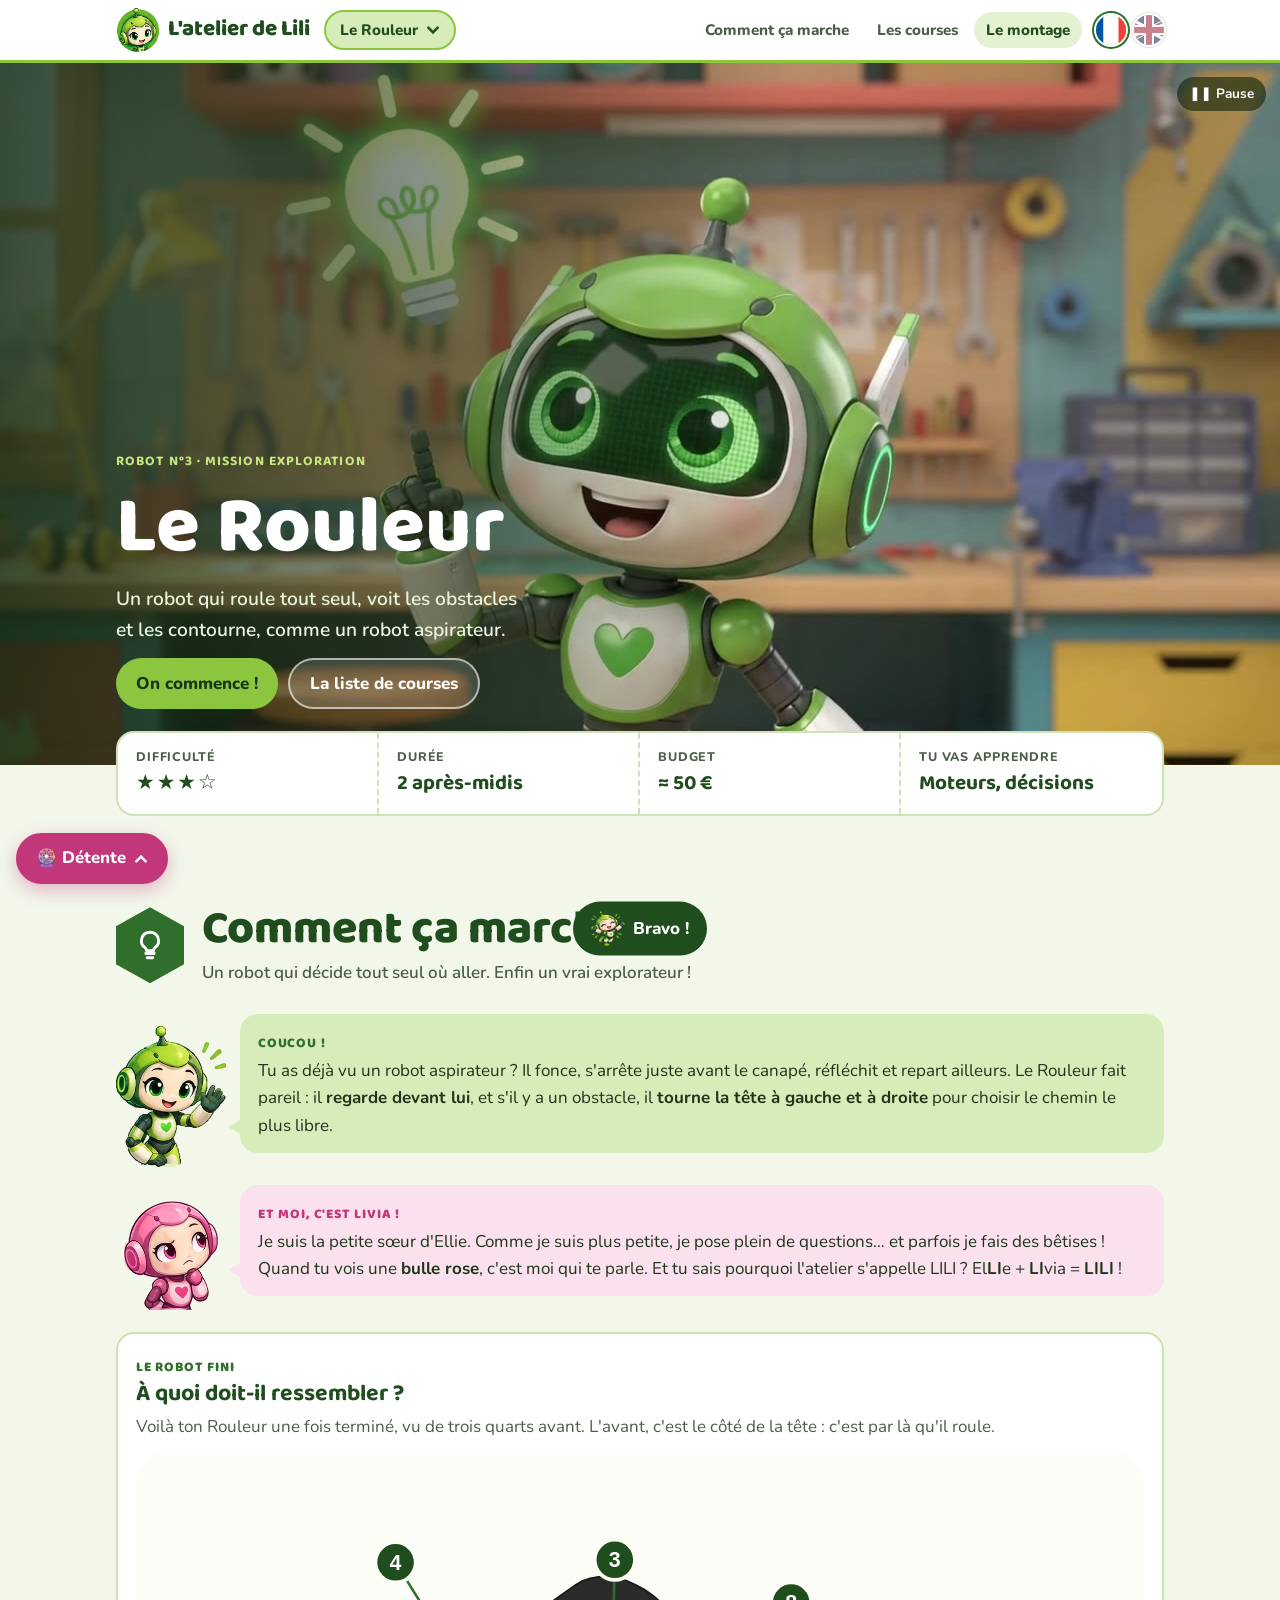
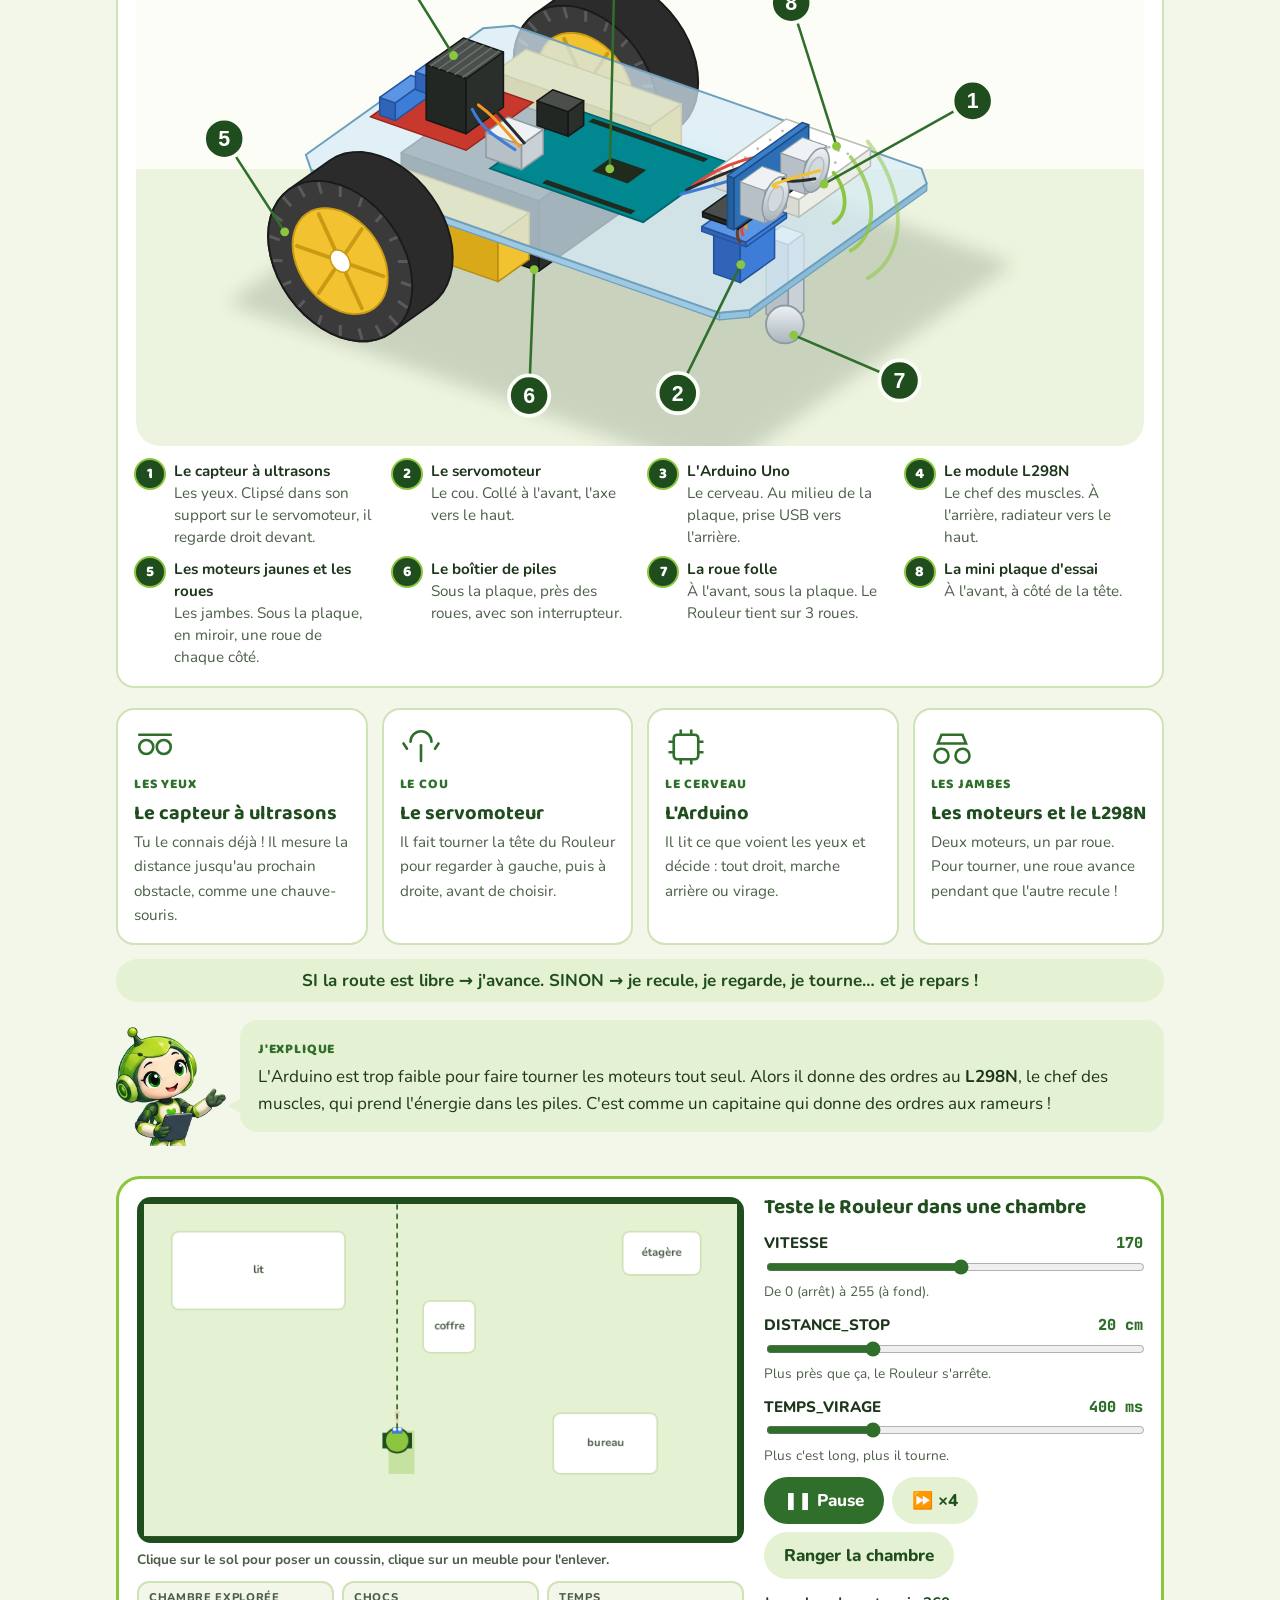
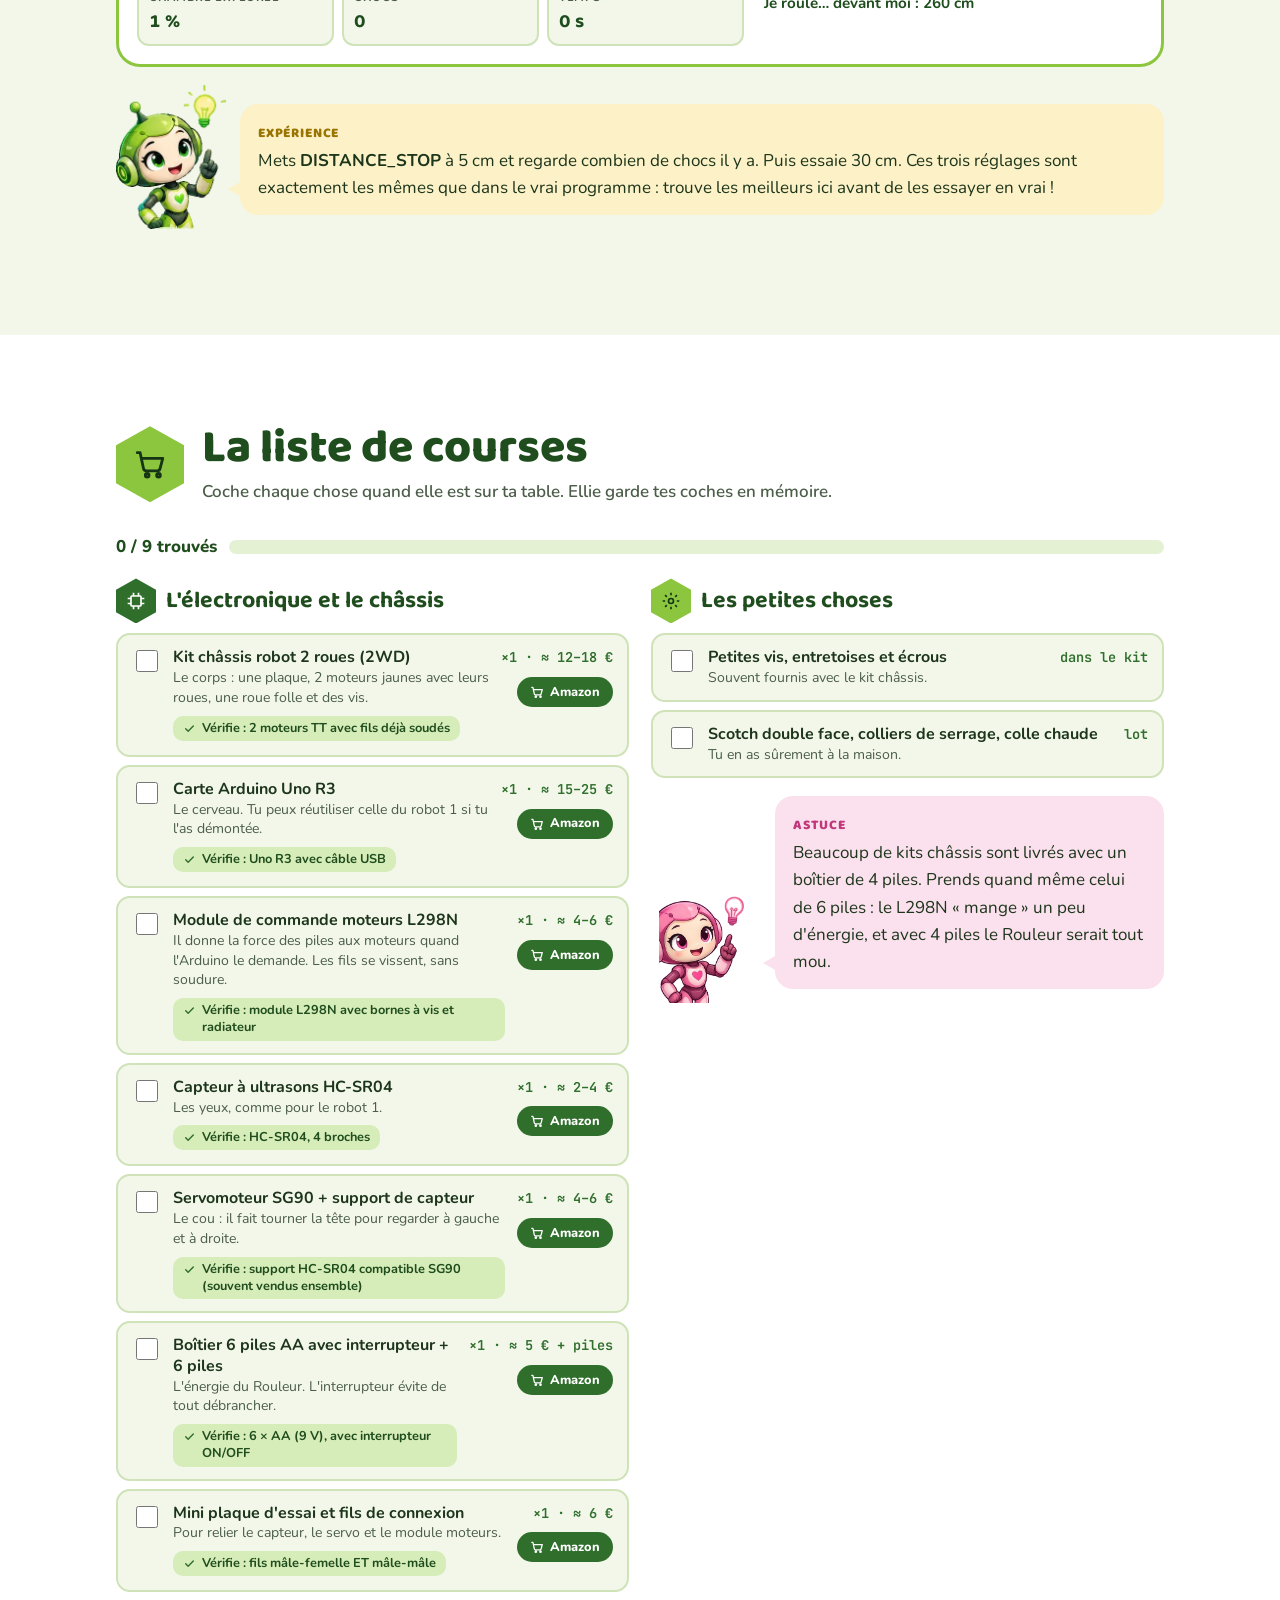
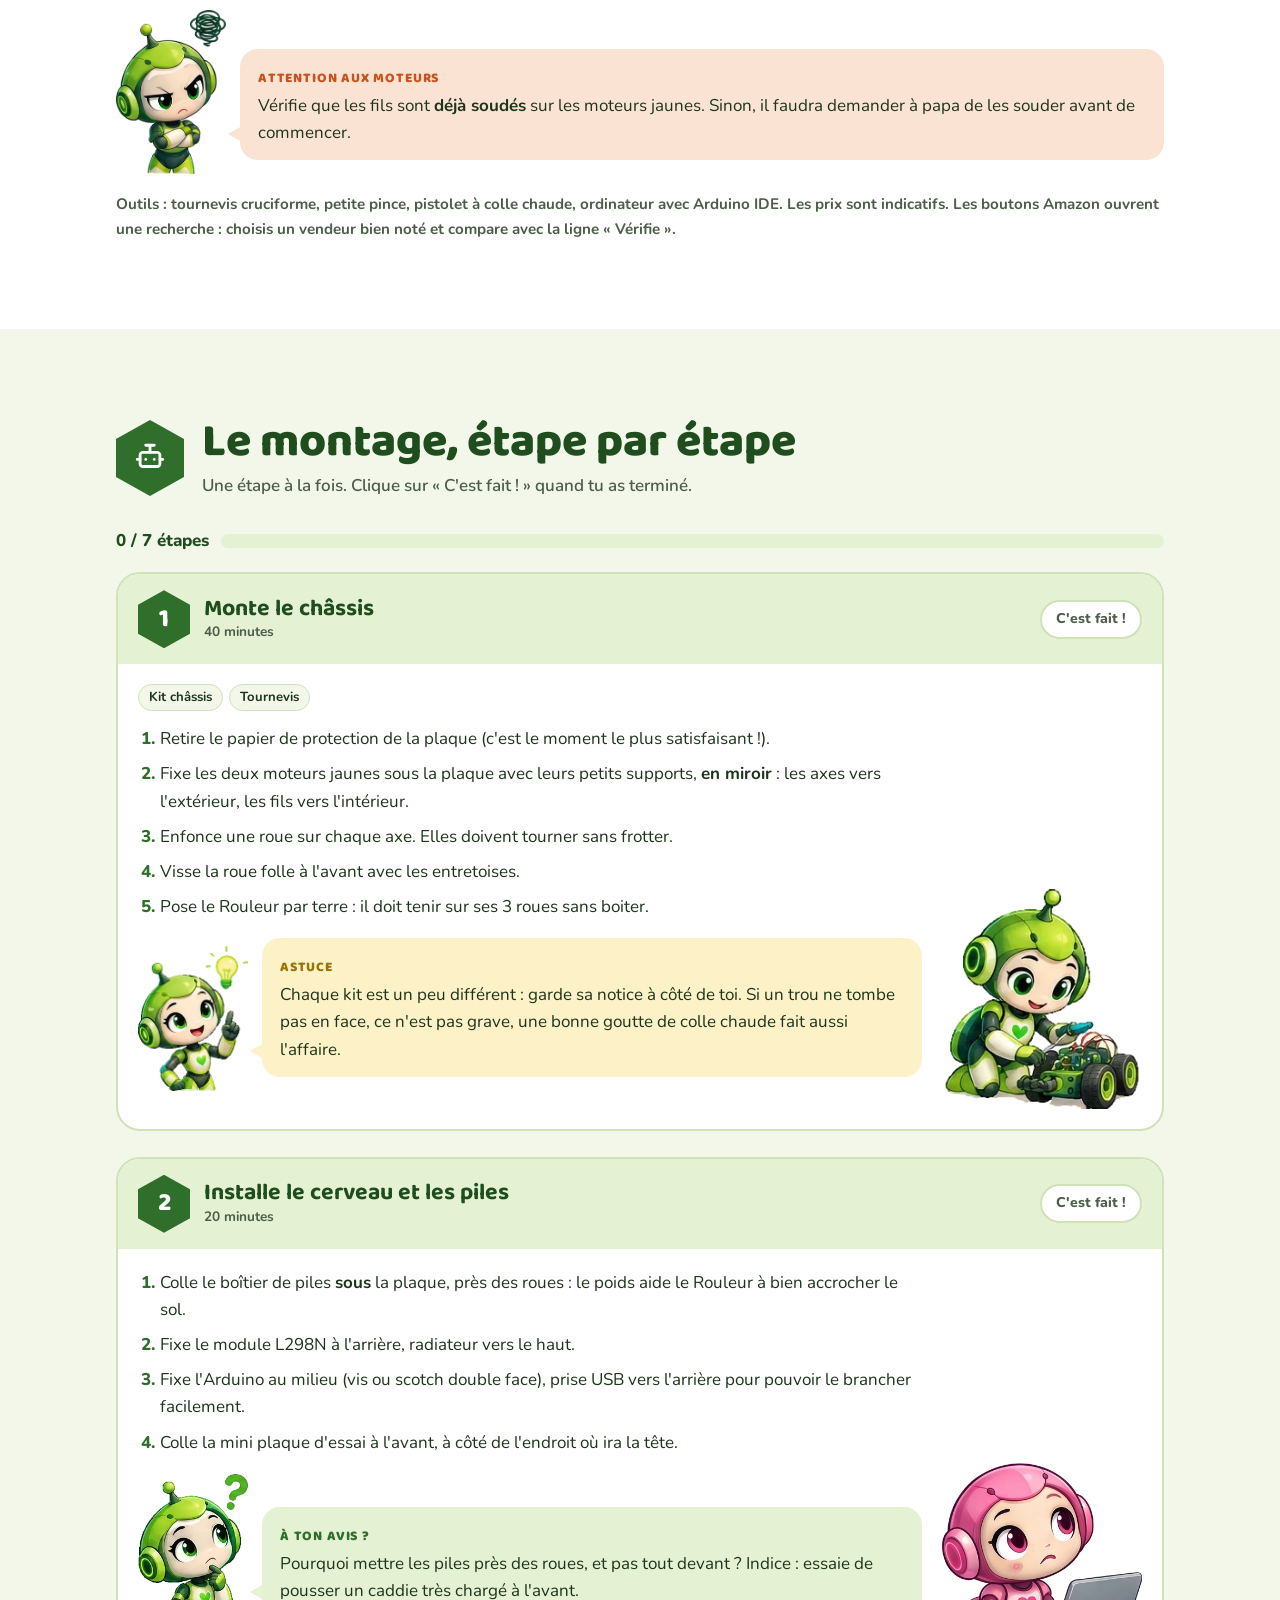
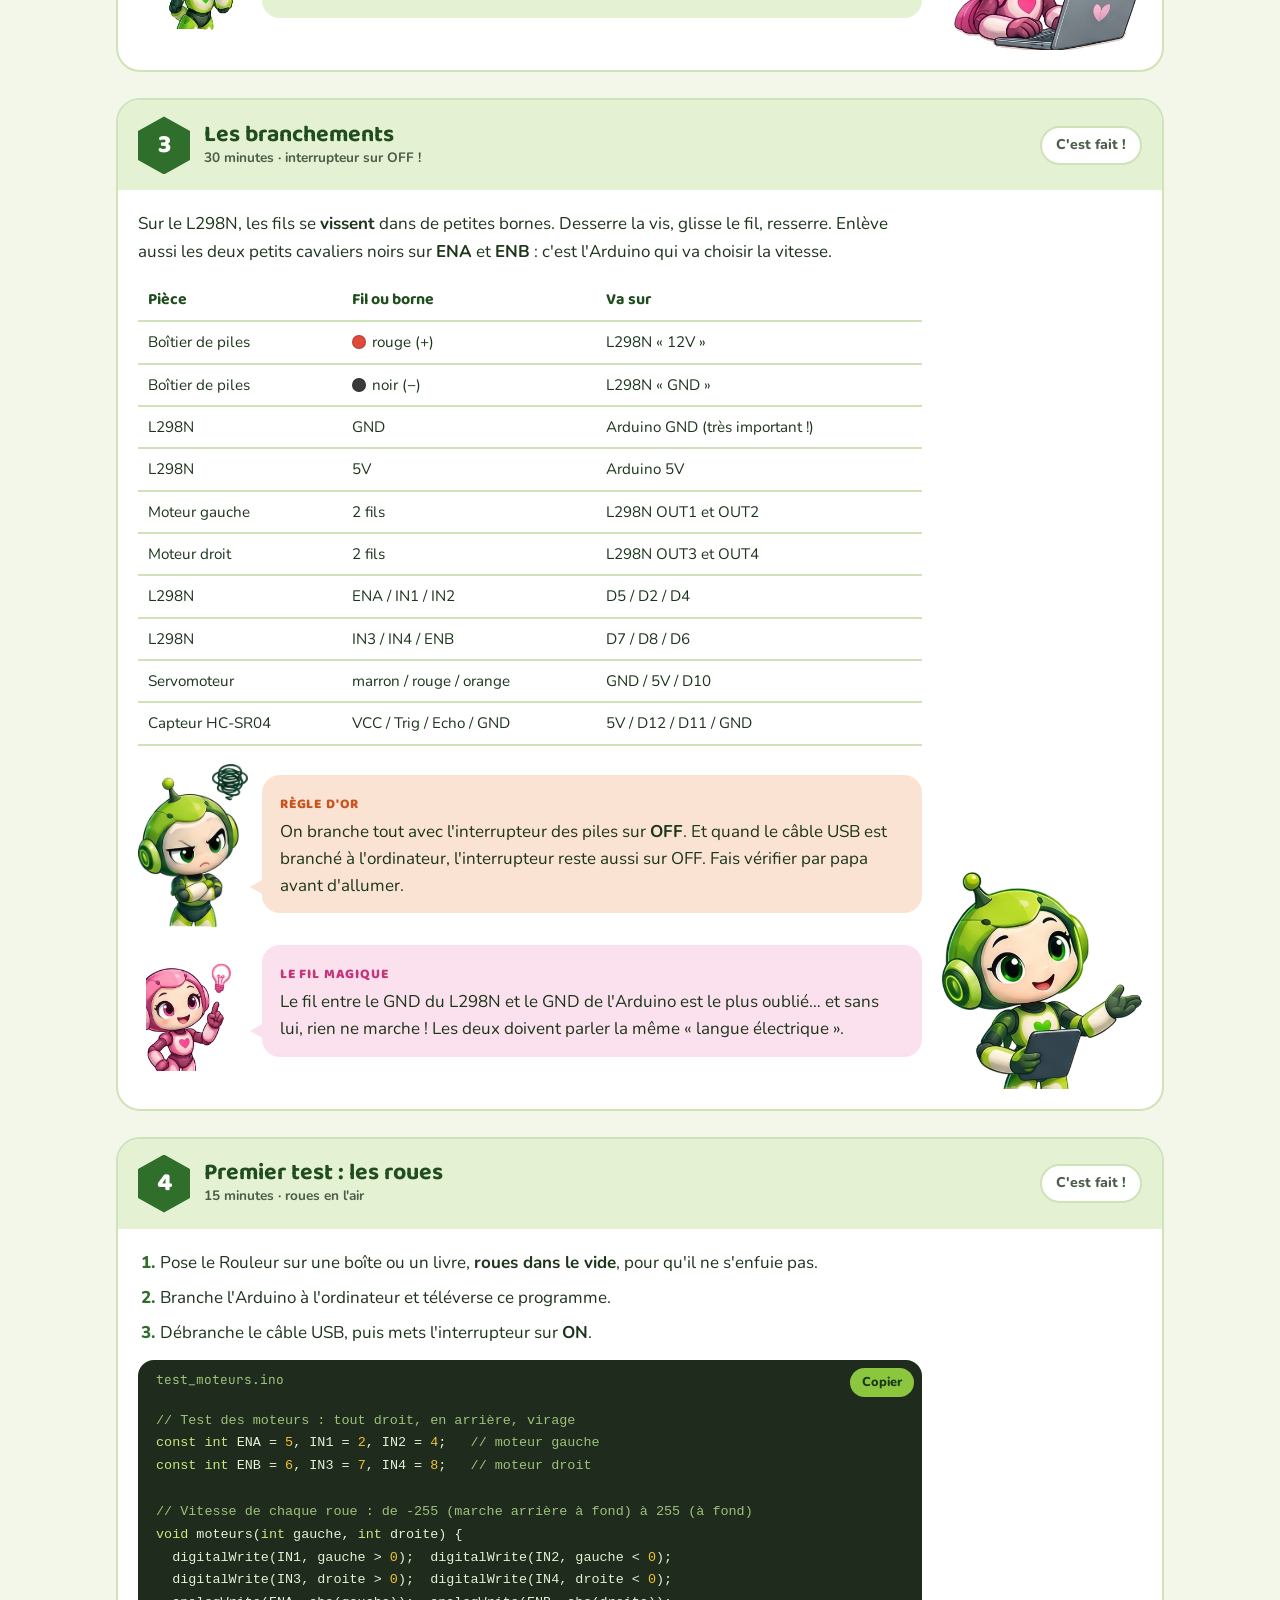
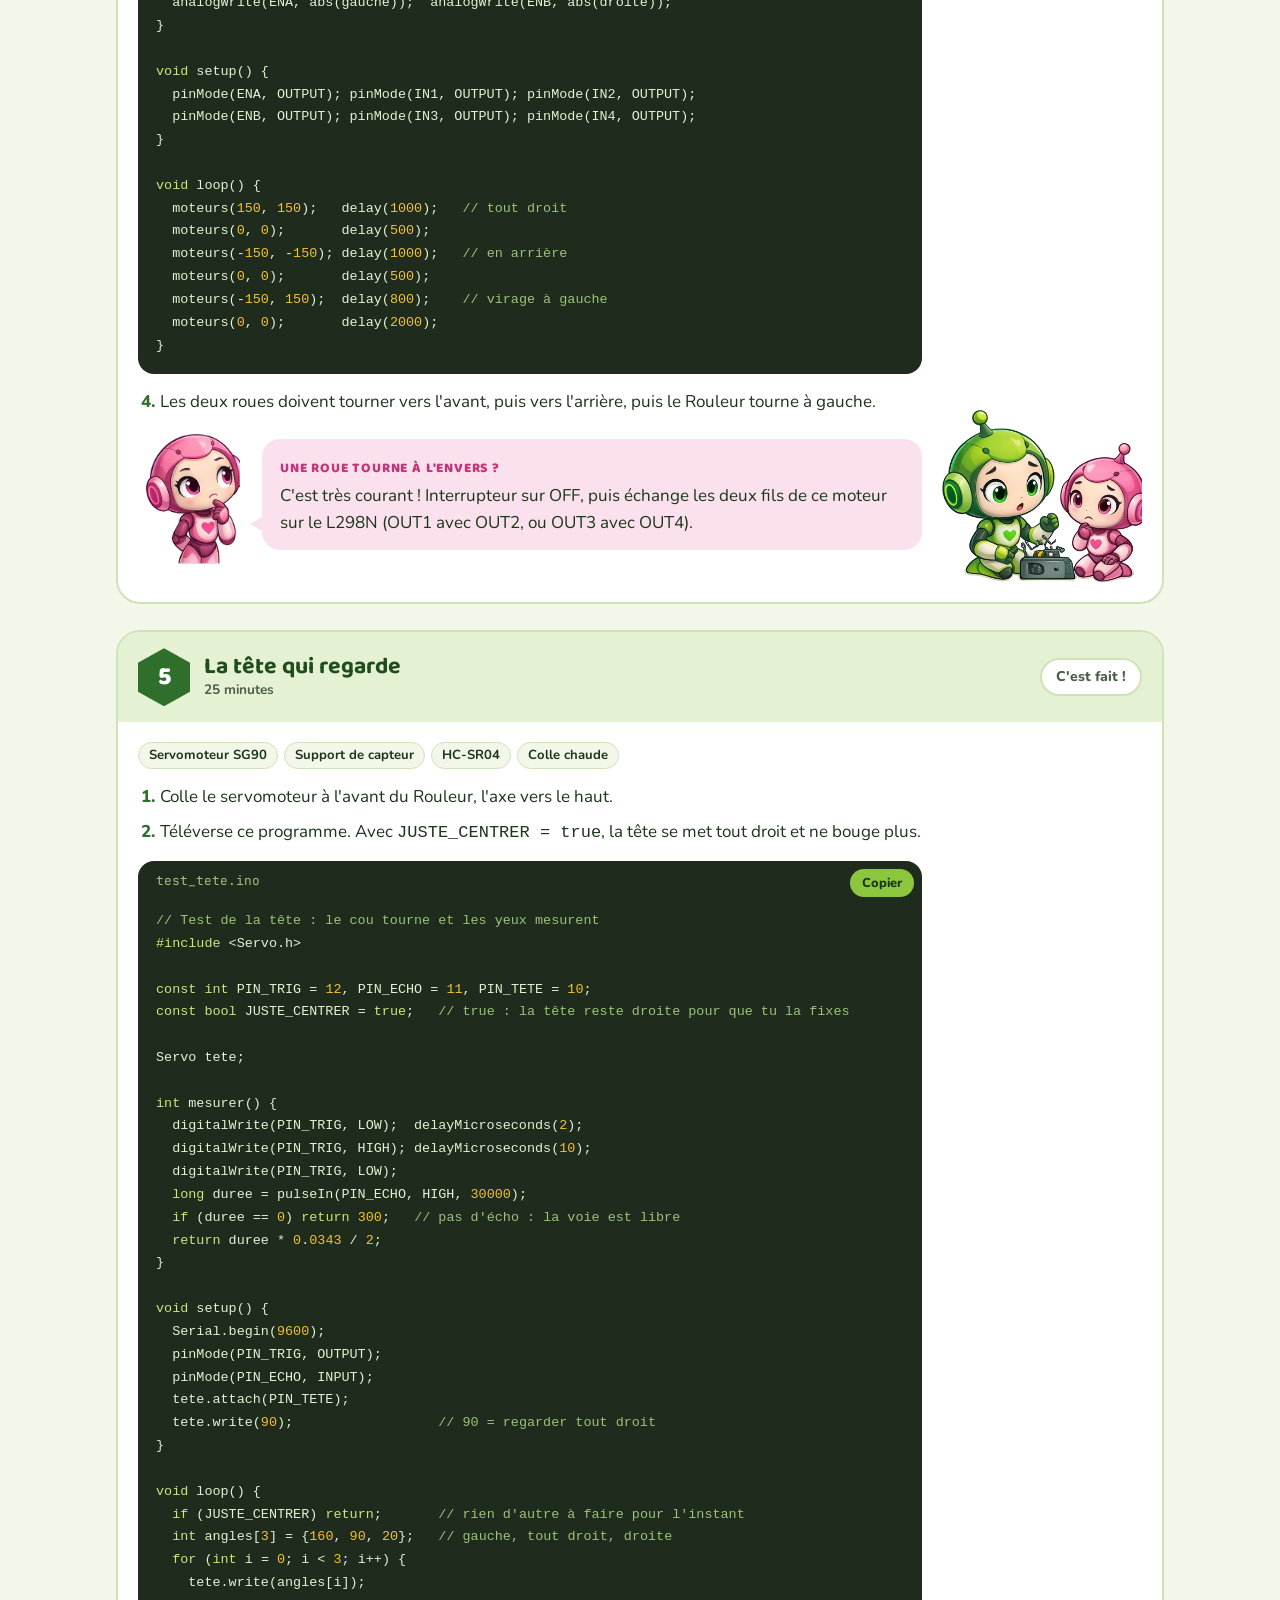
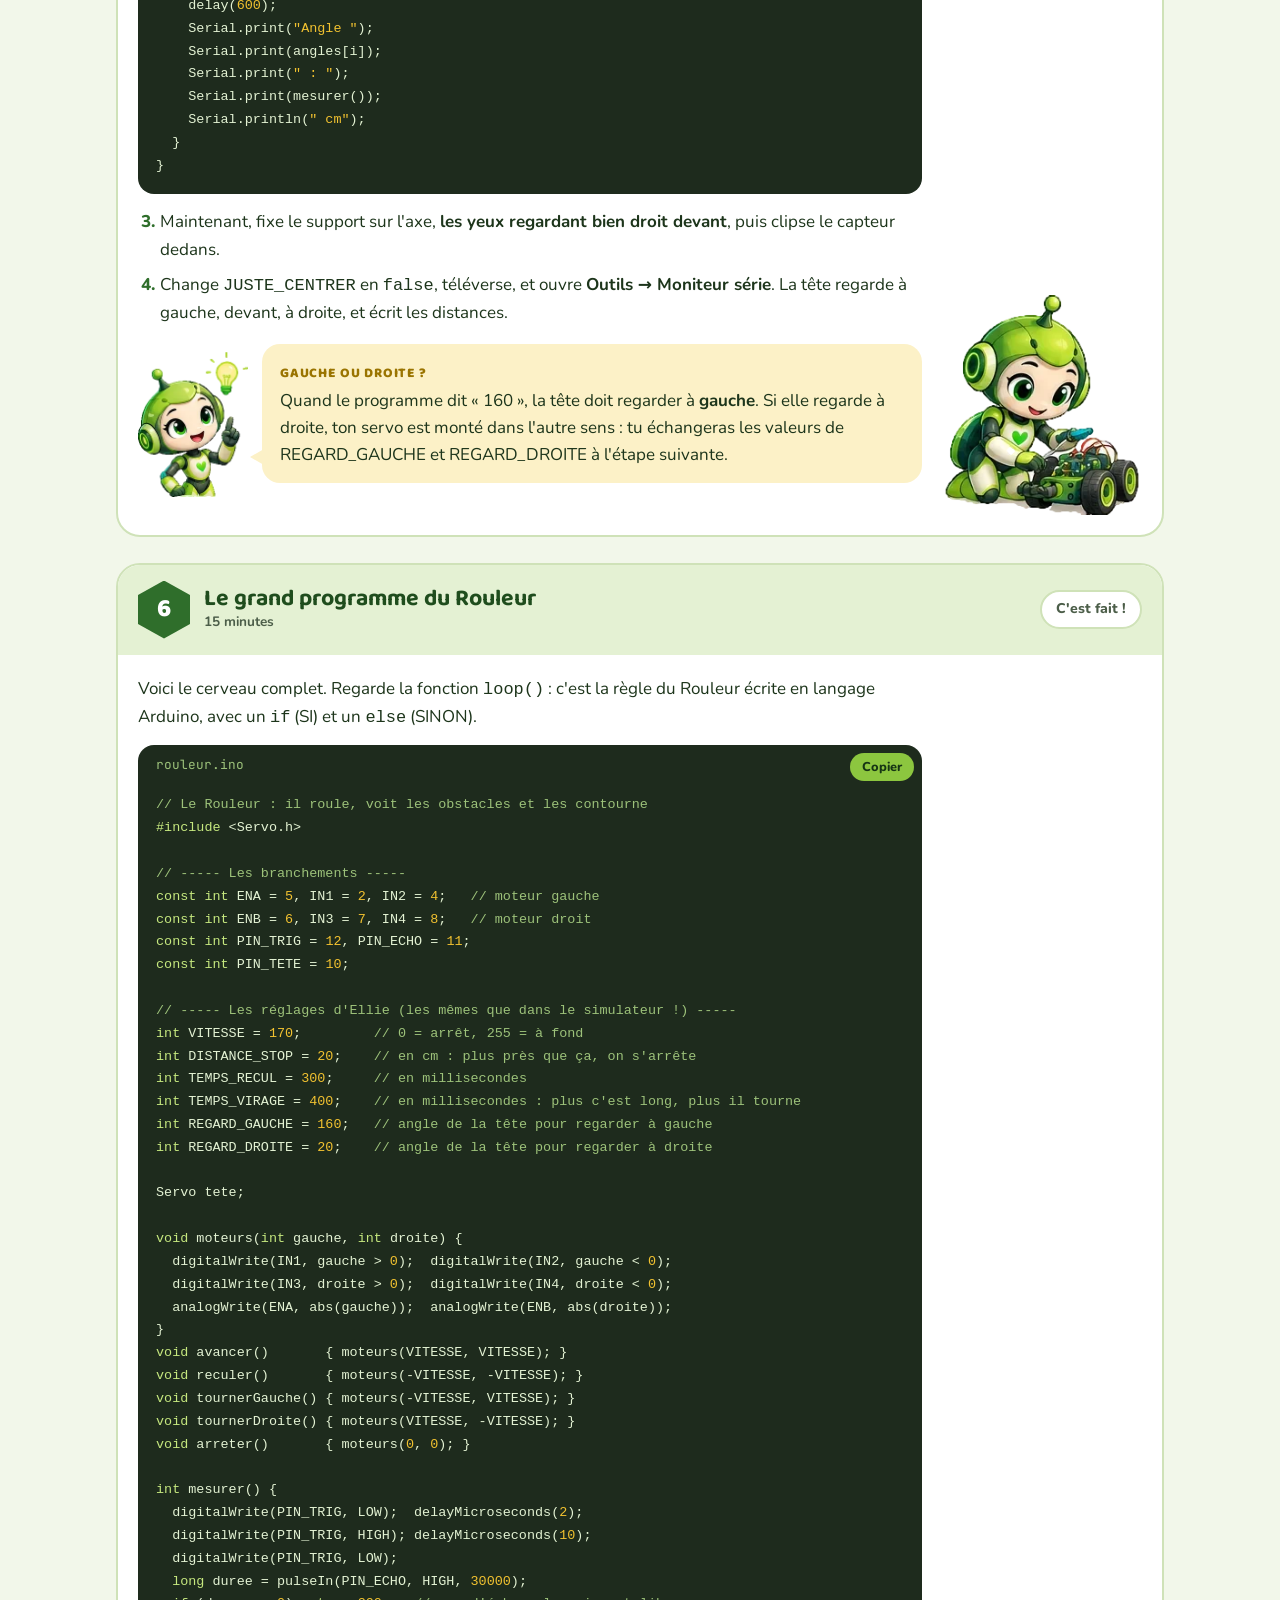
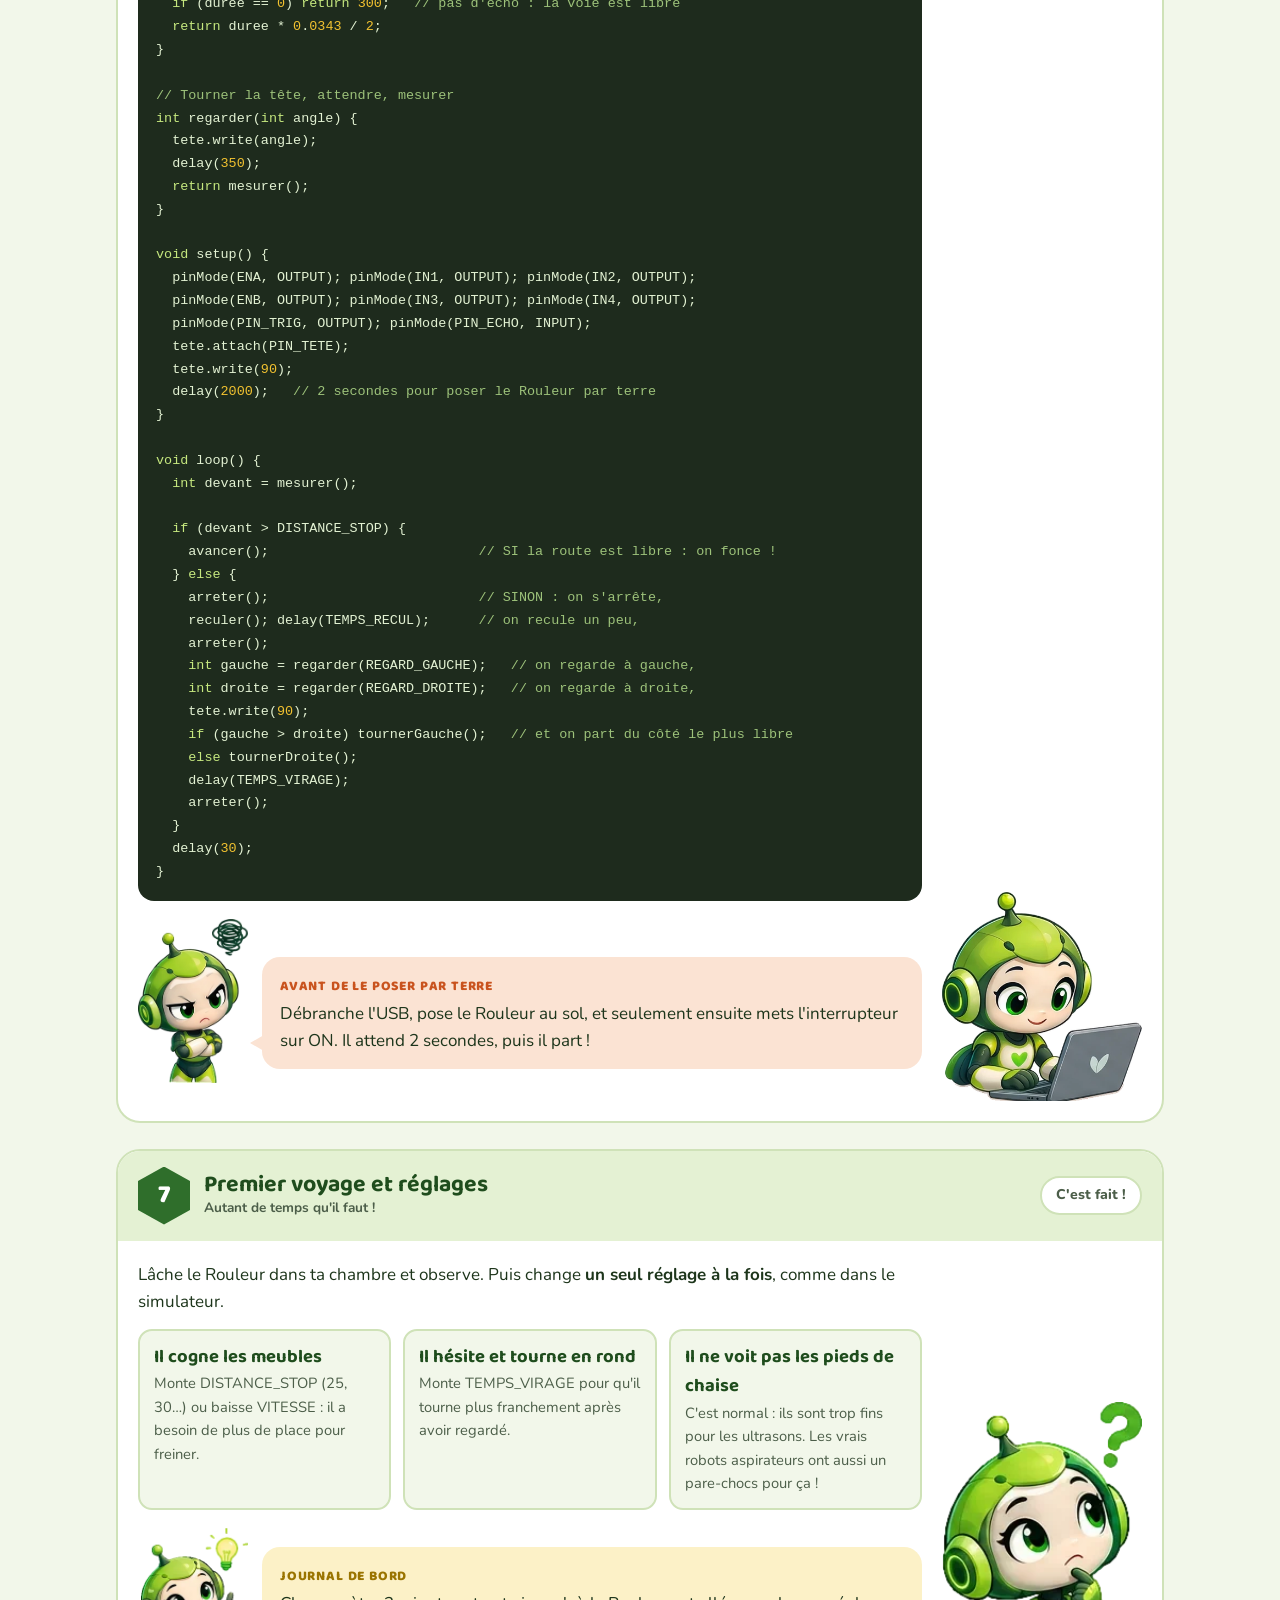
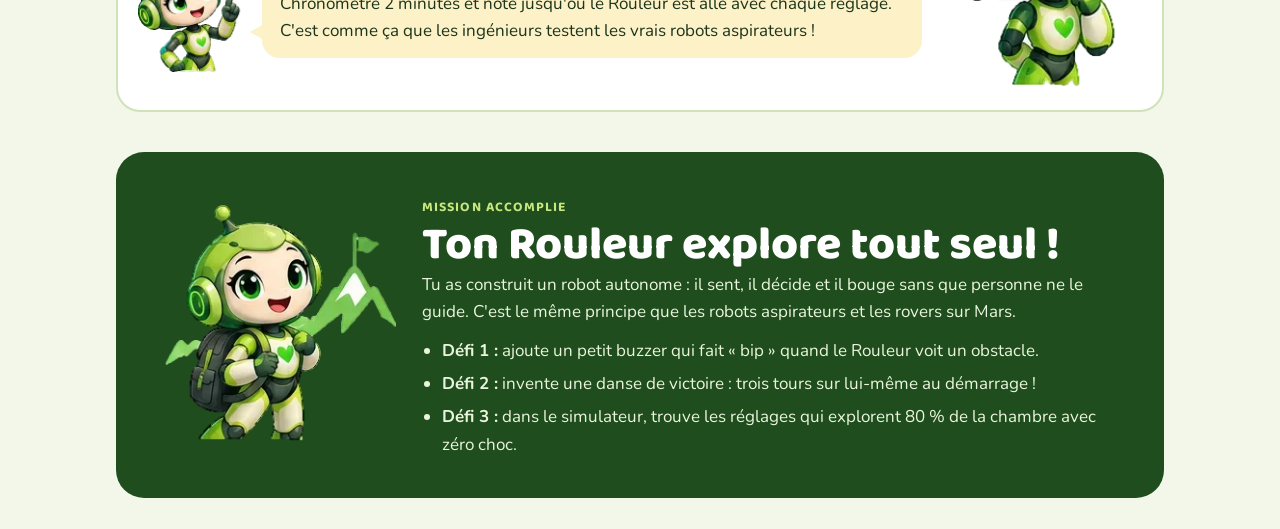
<file: rouleur.html>
<!doctype html>
<html lang="fr">
<head>
<meta charset="utf-8">
<meta name="viewport" content="width=device-width, initial-scale=1, viewport-fit=cover">
<title>Le Rouleur · L'atelier de Lili</title>
<meta name="description" content="Robot 3 de l'atelier de Lili : un robot roulant qui voit les obstacles et les contourne, comme un robot aspirateur.">
<link rel="icon" href="assets/lili-avatar.webp" type="image/webp">
<link rel="alternate" hreflang="en" href="en/rouleur.html">
<link rel="preconnect" href="https://fonts.googleapis.com">
<link rel="preconnect" href="https://fonts.gstatic.com" crossorigin>
<link rel="stylesheet" href="https://fonts.googleapis.com/css2?family=Baloo+2:wght@500;700;800&family=Nunito:wght@400;600;700;800&family=JetBrains+Mono:wght@400;600&display=swap">
<link rel="stylesheet" href="assets/atelier.css?v=6">
<style>
:root{color-scheme:light;padding-top:env(safe-area-inset-top,0px);padding-bottom:env(safe-area-inset-bottom,0px)}
body{margin:0} img{max-width:100%} [hidden]{display:none!important}
.room{margin-top:30px;background:var(--surface);border:3px solid var(--lime);border-radius:24px;padding:18px;display:grid;grid-template-columns:minmax(0,1.6fr) minmax(0,1fr);gap:20px}
.room canvas{width:100%;height:auto;aspect-ratio:7/4;border-radius:14px;display:block;cursor:crosshair}
.room .sim-ctrl{display:grid;gap:12px;align-content:start;min-width:0}
.room .sim-ctrl h3{font-size:1.3rem}
.room-stats{display:grid;grid-template-columns:repeat(3,1fr);gap:8px;margin-top:10px}
.room-stats div{background:var(--bg);border:2px solid var(--line);border-radius:12px;padding:6px 10px}
.room-stats span{display:block;font-size:.7rem;font-weight:800;letter-spacing:.06em;text-transform:uppercase;color:var(--ink-soft)}
.room-stats b{font-family:var(--font-display);font-size:1.2rem;color:var(--green-deep);font-variant-numeric:tabular-nums}
.room-hint{font-size:.85rem;color:var(--ink-soft);font-weight:700;margin-top:6px}
@media (max-width:820px){.room{grid-template-columns:1fr}}
</style>
</head>
<body>
<header class="topbar">
  <div class="wrap">
    <a class="brand" href="index.html"><img src="assets/lili-avatar.webp" alt="">L'atelier de Lili</a>
    <div class="picker">
      <button class="picker-btn" id="pickerBtn" aria-expanded="false" aria-controls="pickerMenu">Le Rouleur<svg viewBox="0 0 12 12" fill="none" stroke="currentColor" stroke-width="2.2" stroke-linecap="round"><path d="M2 4l4 4 4-4"/></svg>
      </button>
      <div class="picker-menu" id="pickerMenu" hidden>
        <a class="robot-opt" href="index.html">
          <span class="ico"><svg viewBox="0 0 48 48" width="40"><circle cx="24" cy="16" r="7" fill="#F4F4F0" stroke="#2F6E2B" stroke-width="2"/><rect x="4" y="25" width="40" height="5" rx="2.5" fill="#8CC63F" transform="rotate(-8 24 27)"/><path d="M24 30v12M16 42h16" stroke="#2F6E2B" stroke-width="3" stroke-linecap="round"/></svg></span>
          <span><b>L'Équilibriste · Version 1</b><small>Une balle de ping-pong en équilibre sur un rail</small></span>
        </a>
        <a class="robot-opt" href="plateau.html">
          <span class="ico"><svg viewBox="0 0 48 48" width="40"><circle cx="24" cy="10" r="5" fill="#F4F4F0" stroke="#2F6E2B" stroke-width="2"/><ellipse cx="24" cy="19" rx="19" ry="4.5" fill="#8CC63F" stroke="#2F6E2B" stroke-width="2" transform="rotate(-6 24 19)"/><path d="M11 23l-3 17M24 24v16M37 21l3 19M5 41h38" stroke="#2F6E2B" stroke-width="3" stroke-linecap="round"/></svg></span>
          <span><b>L'Équilibriste · Version 2</b><small>Une bille sur un plateau, 3 moteurs · niveau expert</small></span>
        </a>
        <a class="robot-opt" href="enseigne.html">
          <span class="ico"><svg viewBox="0 0 48 48" width="40"><rect x="4" y="12" width="40" height="24" rx="5" fill="#1F4D1D"/><text x="24" y="30" text-anchor="middle" font-family="Baloo 2, sans-serif" font-weight="800" font-size="15" fill="#C6E87F">ABC</text></svg></span>
          <span><b>L'Enseigne lumineuse · Version 1</b><small>Ton prénom en lettres imprimées en 3D qui s'allument</small></span>
        </a>
        <a class="robot-opt" href="panneau.html">
          <span class="ico"><svg viewBox="0 0 48 48" width="40"><rect x="4" y="12" width="40" height="24" rx="5" fill="#1F4D1D"/><text x="24" y="30" text-anchor="middle" font-family="Baloo 2, sans-serif" font-weight="800" font-size="15" fill="#C6E87F">ABC</text></svg></span>
          <span><b>L'Enseigne lumineuse · Version 2</b><small>Tes messages qui défilent · très facile</small></span>
        </a>
        <a class="robot-opt is-current" href="#top">
          <span class="ico"><svg viewBox="0 0 48 48" width="40"><rect x="8" y="16" width="32" height="16" rx="5" fill="#8CC63F" stroke="#1F4D1D" stroke-width="2"/><rect x="18" y="9" width="12" height="7" rx="2" fill="#3D7DD8"/><circle cx="14" cy="34" r="6" fill="#1F4D1D"/><circle cx="34" cy="34" r="6" fill="#1F4D1D"/></svg></span>
          <span><b>Le Rouleur</b><small>Il roule et contourne les obstacles tout seul</small></span>
        </a>
        <span class="robot-opt locked" aria-disabled="true">
          <span class="ico"><svg viewBox="0 0 48 48" width="34"><rect x="10" y="20" width="28" height="22" rx="5" fill="none" stroke="currentColor" stroke-width="3"/><path d="M16 20v-6a8 8 0 0116 0v6" fill="none" stroke="currentColor" stroke-width="3"/></svg></span>
          <span><b>Mystère</b><small>Se débloque quand tu as fini le Rouleur</small></span>
        </span>
      </div>
    </div>
    <nav class="navlinks" aria-label="Chapitres">
      <a href="#comprendre">Comment ça marche</a>
      <a href="#courses">Les courses</a>
      <a href="#montage">Le montage</a>
    </nav>
    <nav class="lang" aria-label="Langue"><a href="rouleur.html" lang="fr" hreflang="fr" title="Français" aria-label="Français" aria-current="true"><svg viewBox="0 0 3 2" preserveAspectRatio="xMidYMid slice" aria-hidden="true"><rect width="1" height="2" fill="#0055A4"/><rect x="1" width="1" height="2" fill="#FFFFFF"/><rect x="2" width="1" height="2" fill="#EF4135"/></svg></a><a href="en/rouleur.html" lang="en" hreflang="en" title="English" aria-label="English"><svg viewBox="0 0 60 30" preserveAspectRatio="xMidYMid slice" aria-hidden="true"><clipPath id="ukT"><path d="M30,15h30v15zv15h-30zh-30v-15zv-15h30z"/></clipPath><rect width="60" height="30" fill="#012169"/><path d="M0,0L60,30M60,0L0,30" stroke="#FFFFFF" stroke-width="6"/><path d="M0,0L60,30M60,0L0,30" clip-path="url(#ukT)" stroke="#C8102E" stroke-width="4"/><path d="M30,0v30M0,15h60" stroke="#FFFFFF" stroke-width="10"/><path d="M30,0v30M0,15h60" stroke="#C8102E" stroke-width="6"/></svg></a></nav>
  </div>
</header>

<main id="top">
  <div class="hero">
    <video id="heroVideo" src="assets/banner.mp4?v=4" poster="assets/banner-poster.jpg" autoplay muted loop playsinline aria-label="Ellie construit un robot roulant dans son atelier"></video>
    <button class="vid-toggle" id="vidToggle" type="button">❚❚ Pause</button>
    <div class="hero-text">
      <div class="wrap">
        <span class="eyebrow">Robot n°3 · Mission exploration</span>
        <h1>Le Rouleur</h1>
        <p class="lead">Un robot qui roule tout seul, voit les obstacles et les contourne, comme un robot aspirateur.</p>
        <div class="hero-cta">
          <a class="btn btn-lime" href="#comprendre">On commence !</a>
          <a class="btn btn-ghost" href="#courses">La liste de courses</a>
        </div>
      </div>
    </div>
  </div>

  <div class="wrap">
    <div class="facts">
      <div><span>Difficulté</span><b class="stars">★★★☆</b></div>
      <div><span>Durée</span><b>2 après-midis</b></div>
      <div><span>Budget</span><b>≈ 50 €</b></div>
      <div><span>Tu vas apprendre</span><b>Moteurs, décisions</b></div>
    </div>
  </div>

  <!-- ===================== COMPRENDRE ===================== -->
  <section class="chap" id="comprendre">
    <div class="wrap">
      <div class="chap-head">
        <div class="hex"><svg viewBox="0 0 24 24" fill="none" stroke="currentColor" stroke-width="2" stroke-linecap="round" stroke-linejoin="round"><path d="M9 18h6M10 21h4M12 3a6 6 0 00-3.5 10.9c.6.5 1 1.2 1 2.1h5c0-.9.4-1.6 1-2.1A6 6 0 0012 3z"/></svg></div>
        <div><h2>Comment ça marche ?</h2><p>Un robot qui décide tout seul où aller. Enfin un vrai explorateur !</p></div>
      </div>
      <div class="lili">
        <img src="assets/lili-coucou.webp" alt="Ellie fait coucou">
        <div class="bubble"><span class="tag">Coucou !</span><p>Tu as déjà vu un robot aspirateur ? Il fonce, s'arrête juste avant le canapé, réfléchit et repart ailleurs. Le Rouleur fait pareil : il <strong>regarde devant lui</strong>, et s'il y a un obstacle, il <strong>tourne la tête à gauche et à droite</strong> pour choisir le chemin le plus libre.</p></div>
      </div>
      <div class="lili livia"><img src="assets/livia-petite.webp" alt="Livia, la petite sœur d'Ellie"><div class="bubble"><span class="tag">Et moi, c'est Livia !</span><p>Je suis la petite sœur d'Ellie. Comme je suis plus petite, je pose plein de questions… et parfois je fais des bêtises ! Quand tu vois une <strong>bulle rose</strong>, c'est moi qui te parle. Et tu sais pourquoi l'atelier s'appelle LILI ? El<strong>LI</strong>e + <strong>LI</strong>via = <strong>LILI</strong> !</p></div></div>
      <!-- À quoi doit-il ressembler ? -->
      <figure class="look" id="apercu">
        <div class="look-head"><span class="role">Le robot fini</span><h3>À quoi doit-il ressembler ?</h3><p>Voilà ton Rouleur une fois terminé, vu de trois quarts avant. L'avant, c'est le côté de la tête : c'est par là qu'il roule.</p></div>
        <a class="look-pic" href="assets/look-rouleur.svg" target="_blank" rel="noopener" title="Ouvrir l'image en grand"><img src="assets/look-rouleur.svg" alt="Le Rouleur terminé, vu de trois quarts : châssis transparent, roues jaunes, tête avec le capteur sur le servomoteur, Arduino, L298N et plaque d'essai" width="800" height="470" loading="lazy"></a>
        <p class="look-zoom">Touche l'image pour l'agrandir.</p>
        <ol class="look-key">
          <li><span><b>Le capteur à ultrasons</b>Les yeux. Clipsé dans son support sur le servomoteur, il regarde droit devant.</span></li>
          <li><span><b>Le servomoteur</b>Le cou. Collé à l'avant, l'axe vers le haut.</span></li>
          <li><span><b>L'Arduino Uno</b>Le cerveau. Au milieu de la plaque, prise USB vers l'arrière.</span></li>
          <li><span><b>Le module L298N</b>Le chef des muscles. À l'arrière, radiateur vers le haut.</span></li>
          <li><span><b>Les moteurs jaunes et les roues</b>Les jambes. Sous la plaque, en miroir, une roue de chaque côté.</span></li>
          <li><span><b>Le boîtier de piles</b>Sous la plaque, près des roues, avec son interrupteur.</span></li>
          <li><span><b>La roue folle</b>À l'avant, sous la plaque. Le Rouleur tient sur 3 roues.</span></li>
          <li><span><b>La mini plaque d'essai</b>À l'avant, à côté de la tête.</span></li>
        </ol>
      </figure>

      <div class="how">
        <div class="how-card">
          <svg viewBox="0 0 48 48" fill="none" stroke="currentColor" stroke-width="3" stroke-linecap="round"><circle cx="14" cy="24" r="8"/><circle cx="34" cy="24" r="8"/><path d="M6 10h36"/></svg>
          <span class="role">Les yeux</span><h3>Le capteur à ultrasons</h3>
          <p>Tu le connais déjà ! Il mesure la distance jusqu'au prochain obstacle, comme une chauve-souris.</p>
        </div>
        <div class="how-card">
          <svg viewBox="0 0 48 48" fill="none" stroke="currentColor" stroke-width="3" stroke-linecap="round"><path d="M24 40V22"/><path d="M12 18a12 12 0 0124 0"/><path d="M8 26l-4-6M40 26l4-6"/></svg>
          <span class="role">Le cou</span><h3>Le servomoteur</h3>
          <p>Il fait tourner la tête du Rouleur pour regarder à gauche, puis à droite, avant de choisir.</p>
        </div>
        <div class="how-card">
          <svg viewBox="0 0 48 48" fill="none" stroke="currentColor" stroke-width="3" stroke-linejoin="round"><rect x="10" y="10" width="28" height="28" rx="4"/><path d="M18 4v6M30 4v6M18 38v6M30 38v6M4 18h6M4 30h6M38 18h6M38 30h6"/></svg>
          <span class="role">Le cerveau</span><h3>L'Arduino</h3>
          <p>Il lit ce que voient les yeux et décide : tout droit, marche arrière ou virage.</p>
        </div>
        <div class="how-card">
          <svg viewBox="0 0 48 48" fill="none" stroke="currentColor" stroke-width="3" stroke-linecap="round"><circle cx="12" cy="34" r="8"/><circle cx="36" cy="34" r="8"/><path d="M8 20h32l-4-10H12z"/></svg>
          <span class="role">Les jambes</span><h3>Les moteurs et le L298N</h3>
          <p>Deux moteurs, un par roue. Pour tourner, une roue avance pendant que l'autre recule !</p>
        </div>
      </div>
      <p class="loop-line">SI la route est libre → j'avance. SINON → je recule, je regarde, je tourne… et je repars !</p>
      <div class="lili ask">
        <img src="assets/lili-explique.webp" alt="Ellie explique avec une tablette">
        <div class="bubble"><span class="tag">J'explique</span><p>L'Arduino est trop faible pour faire tourner les moteurs tout seul. Alors il donne des ordres au <strong>L298N</strong>, le chef des muscles, qui prend l'énergie dans les piles. C'est comme un capitaine qui donne des ordres aux rameurs !</p></div>
      </div>

      <!-- Simulateur -->
      <div class="room">
        <div>
          <canvas id="simCanvas" width="700" height="400" aria-label="Simulation du Rouleur dans une chambre vue du dessus"></canvas>
          <p class="room-hint">Clique sur le sol pour poser un coussin, clique sur un meuble pour l'enlever.</p>
          <div class="room-stats">
            <div><span>Chambre explorée</span><b id="simCover">0 %</b></div>
            <div><span>Chocs</span><b id="simBumps">0</b></div>
            <div><span>Temps</span><b id="simTime">0 s</b></div>
          </div>
        </div>
        <div class="sim-ctrl">
          <h3>Teste le Rouleur dans une chambre</h3>
          <div class="slider">
            <label for="simSpeed">VITESSE <output id="simSpeedOut">170</output></label>
            <input type="range" id="simSpeed" min="80" max="255" step="5" value="170">
            <small>De 0 (arrêt) à 255 (à fond).</small>
          </div>
          <div class="slider">
            <label for="simStop">DISTANCE_STOP <output id="simStopOut">20 cm</output></label>
            <input type="range" id="simStop" min="5" max="60" step="1" value="20">
            <small>Plus près que ça, le Rouleur s'arrête.</small>
          </div>
          <div class="slider">
            <label for="simTurn">TEMPS_VIRAGE <output id="simTurnOut">400 ms</output></label>
            <input type="range" id="simTurn" min="100" max="1200" step="50" value="400">
            <small>Plus c'est long, plus il tourne.</small>
          </div>
          <div class="row">
            <button class="btn btn-green" id="simPlay" type="button">❚❚ Pause</button>
            <button class="btn btn-soft" id="simFast" type="button" title="Accélérer" aria-label="Accélérer" aria-pressed="false">⏩ ×4</button>
            <button class="btn btn-soft" id="simReset" type="button">Ranger la chambre</button>
          </div>
          <p class="sim-msg" id="simMsg">Le Rouleur démarre…</p>
        </div>
      </div>
      <div class="lili tip">
        <img src="assets/lili-idee.webp" alt="Ellie a une idée">
        <div class="bubble"><span class="tag">Expérience</span><p>Mets <strong>DISTANCE_STOP</strong> à 5 cm et regarde combien de chocs il y a. Puis essaie 30 cm. Ces trois réglages sont exactement les mêmes que dans le vrai programme : trouve les meilleurs ici avant de les essayer en vrai !</p></div>
      </div>
    </div>
  </section>

  <!-- ===================== COURSES ===================== -->
  <section class="chap chap-alt" id="courses">
    <div class="wrap">
      <div class="chap-head">
        <div class="hex lime"><svg viewBox="0 0 24 24" fill="none" stroke="currentColor" stroke-width="2" stroke-linecap="round" stroke-linejoin="round"><path d="M3 4h2l2.4 11.2a2 2 0 002 1.6h7.7a2 2 0 002-1.5L21 8H6"/><circle cx="10" cy="20" r="1.3"/><circle cx="18" cy="20" r="1.3"/></svg></div>
        <div><h2>La liste de courses</h2><p>Coche chaque chose quand elle est sur ta table. Ellie garde tes coches en mémoire.</p></div>
      </div>
      <div class="progress"><span id="shopCount">0 / 0 trouvés</span><div class="bar"><i id="shopBar"></i></div></div>
      <div class="shop">
        <div class="shop-group">
          <h3><span class="hex"><svg viewBox="0 0 24 24" fill="none" stroke="currentColor" stroke-width="2"><rect x="6" y="6" width="12" height="12" rx="1"/><path d="M9 2v4M15 2v4M9 18v4M15 18v4M2 9h4M2 15h4M18 9h4M18 15h4"/></svg></span>L'électronique et le châssis</h3>
          <ul class="items" id="shopElec"></ul>
        </div>
        <div class="shop-group">
          <h3><span class="hex lime"><svg viewBox="0 0 24 24" fill="none" stroke="currentColor" stroke-width="2"><circle cx="12" cy="12" r="3"/><path d="M12 2v3M12 19v3M2 12h3M19 12h3M4.9 4.9l2.1 2.1M17 17l2.1 2.1M19.1 4.9L17 7M7 17l-2.1 2.1"/></svg></span>Les petites choses</h3>
          <ul class="items" id="shopOther"></ul>
          <div class="lili tip livia"><img src="assets/livia-idee.webp" alt=""><div class="bubble"><span class="tag">Astuce</span><p>Beaucoup de kits châssis sont livrés avec un boîtier de 4 piles. Prends quand même celui de 6 piles : le L298N « mange » un peu d'énergie, et avec 4 piles le Rouleur serait tout mou.</p></div></div>
        </div>
      </div>
      <div class="lili warn">
        <img src="assets/lili-pas-contente.webp" alt="Ellie les bras croisés">
        <div class="bubble"><span class="tag">Attention aux moteurs</span><p>Vérifie que les fils sont <strong>déjà soudés</strong> sur les moteurs jaunes. Sinon, il faudra demander à papa de les souder avant de commencer.</p></div>
      </div>
      <p class="total">Outils : tournevis cruciforme, petite pince, pistolet à colle chaude, ordinateur avec Arduino IDE. Les prix sont indicatifs. Les boutons Amazon ouvrent une recherche : choisis un vendeur bien noté et compare avec la ligne « Vérifie ».</p>
    </div>
  </section>

  <!-- ===================== MONTAGE ===================== -->
  <section class="chap" id="montage">
    <div class="wrap">
      <div class="chap-head">
        <div class="hex"><svg viewBox="0 0 24 24" fill="none" stroke="currentColor" stroke-width="2" stroke-linecap="round" stroke-linejoin="round"><rect x="5" y="8" width="14" height="10" rx="2"/><path d="M12 8V4M9 3h6M9 13h.01M15 13h.01M3 13h2M19 13h2"/></svg></div>
        <div><h2>Le montage, étape par étape</h2><p>Une étape à la fois. Clique sur « C'est fait ! » quand tu as terminé.</p></div>
      </div>
      <div class="progress"><span id="stepCount">0 / 0 étapes</span><div class="bar"><i id="stepBar"></i></div></div>

      <div class="steps">
        <article class="step" data-step="1">
          <div class="step-head"><span class="num">1</span><div><h3>Monte le châssis</h3><small>40 minutes</small></div><button class="done-btn" type="button">C'est fait !</button></div>
          <div class="step-body"><div>
            <div class="need"><span>Kit châssis</span><span>Tournevis</span></div>
            <ol>
              <li>Retire le papier de protection de la plaque (c'est le moment le plus satisfaisant !).</li>
              <li>Fixe les deux moteurs jaunes sous la plaque avec leurs petits supports, <strong>en miroir</strong> : les axes vers l'extérieur, les fils vers l'intérieur.</li>
              <li>Enfonce une roue sur chaque axe. Elles doivent tourner sans frotter.</li>
              <li>Visse la roue folle à l'avant avec les entretoises.</li>
              <li>Pose le Rouleur par terre : il doit tenir sur ses 3 roues sans boiter.</li>
            </ol>
            <div class="lili tip"><img src="assets/lili-idee.webp" alt=""><div class="bubble"><span class="tag">Astuce</span><p>Chaque kit est un peu différent : garde sa notice à côté de toi. Si un trou ne tombe pas en face, ce n'est pas grave, une bonne goutte de colle chaude fait aussi l'affaire.</p></div></div>
          </div><img class="pose" src="assets/lili-construit.webp" alt=""></div>
        </article>

        <article class="step" data-step="2">
          <div class="step-head"><span class="num">2</span><div><h3>Installe le cerveau et les piles</h3><small>20 minutes</small></div><button class="done-btn" type="button">C'est fait !</button></div>
          <div class="step-body"><div>
            <ol>
              <li>Colle le boîtier de piles <strong>sous</strong> la plaque, près des roues : le poids aide le Rouleur à bien accrocher le sol.</li>
              <li>Fixe le module L298N à l'arrière, radiateur vers le haut.</li>
              <li>Fixe l'Arduino au milieu (vis ou scotch double face), prise USB vers l'arrière pour pouvoir le brancher facilement.</li>
              <li>Colle la mini plaque d'essai à l'avant, à côté de l'endroit où ira la tête.</li>
            </ol>
            <div class="lili ask"><img src="assets/lili-reflexion.webp" alt=""><div class="bubble"><span class="tag">À ton avis ?</span><p>Pourquoi mettre les piles près des roues, et pas tout devant ? Indice : essaie de pousser un caddie très chargé à l'avant.</p></div></div>
          </div><img class="pose" src="assets/livia-concentree.webp" alt=""></div>
        </article>

        <article class="step" data-step="3">
          <div class="step-head"><span class="num">3</span><div><h3>Les branchements</h3><small>30 minutes · interrupteur sur OFF !</small></div><button class="done-btn" type="button">C'est fait !</button></div>
          <div class="step-body"><div>
            <p>Sur le L298N, les fils se <strong>vissent</strong> dans de petites bornes. Desserre la vis, glisse le fil, resserre. Enlève aussi les deux petits cavaliers noirs sur <strong>ENA</strong> et <strong>ENB</strong> : c'est l'Arduino qui va choisir la vitesse.</p>
            <div class="wiring"><table>
              <thead><tr><th>Pièce</th><th>Fil ou borne</th><th>Va sur</th></tr></thead>
              <tbody>
                <tr><td>Boîtier de piles</td><td><span class="wire" style="background:#E04A3A"></span>rouge (+)</td><td>L298N « 12V »</td></tr>
                <tr><td>Boîtier de piles</td><td><span class="wire" style="background:#3A3A3A"></span>noir (−)</td><td>L298N « GND »</td></tr>
                <tr><td>L298N</td><td>GND</td><td>Arduino GND (très important !)</td></tr>
                <tr><td>L298N</td><td>5V</td><td>Arduino 5V</td></tr>
                <tr><td>Moteur gauche</td><td>2 fils</td><td>L298N OUT1 et OUT2</td></tr>
                <tr><td>Moteur droit</td><td>2 fils</td><td>L298N OUT3 et OUT4</td></tr>
                <tr><td>L298N</td><td>ENA / IN1 / IN2</td><td>D5 / D2 / D4</td></tr>
                <tr><td>L298N</td><td>IN3 / IN4 / ENB</td><td>D7 / D8 / D6</td></tr>
                <tr><td>Servomoteur</td><td>marron / rouge / orange</td><td>GND / 5V / D10</td></tr>
                <tr><td>Capteur HC-SR04</td><td>VCC / Trig / Echo / GND</td><td>5V / D12 / D11 / GND</td></tr>
              </tbody>
            </table></div>
            <div class="lili warn"><img src="assets/lili-pas-contente.webp" alt=""><div class="bubble"><span class="tag">Règle d'or</span><p>On branche tout avec l'interrupteur des piles sur <strong>OFF</strong>. Et quand le câble USB est branché à l'ordinateur, l'interrupteur reste aussi sur OFF. Fais vérifier par papa avant d'allumer.</p></div></div>
            <div class="lili tip livia"><img src="assets/livia-idee.webp" alt=""><div class="bubble"><span class="tag">Le fil magique</span><p>Le fil entre le GND du L298N et le GND de l'Arduino est le plus oublié… et sans lui, rien ne marche ! Les deux doivent parler la même « langue électrique ».</p></div></div>
          </div><img class="pose" src="assets/lili-explique.webp" alt=""></div>
        </article>

        <article class="step" data-step="4">
          <div class="step-head"><span class="num">4</span><div><h3>Premier test : les roues</h3><small>15 minutes · roues en l'air</small></div><button class="done-btn" type="button">C'est fait !</button></div>
          <div class="step-body"><div>
            <ol>
              <li>Pose le Rouleur sur une boîte ou un livre, <strong>roues dans le vide</strong>, pour qu'il ne s'enfuie pas.</li>
              <li>Branche l'Arduino à l'ordinateur et téléverse ce programme.</li>
              <li>Débranche le câble USB, puis mets l'interrupteur sur <strong>ON</strong>.</li>
            </ol>
            <div class="code"><div class="code-name">test_moteurs.ino</div><button class="copy" type="button">Copier</button><pre><code id="codeMotors"></code></pre></div>
            <ol start="4">
              <li>Les deux roues doivent tourner vers l'avant, puis vers l'arrière, puis le Rouleur tourne à gauche.</li>
            </ol>
            <div class="lili ask livia"><img src="assets/livia-pensive.webp" alt=""><div class="bubble"><span class="tag">Une roue tourne à l'envers ?</span><p>C'est très courant ! Interrupteur sur OFF, puis échange les deux fils de ce moteur sur le L298N (OUT1 avec OUT2, ou OUT3 avec OUT4).</p></div></div>
          </div><img class="pose" src="assets/duo-oups.webp" alt=""></div>
        </article>

        <article class="step" data-step="5">
          <div class="step-head"><span class="num">5</span><div><h3>La tête qui regarde</h3><small>25 minutes</small></div><button class="done-btn" type="button">C'est fait !</button></div>
          <div class="step-body"><div>
            <div class="need"><span>Servomoteur SG90</span><span>Support de capteur</span><span>HC-SR04</span><span>Colle chaude</span></div>
            <ol>
              <li>Colle le servomoteur à l'avant du Rouleur, l'axe vers le haut.</li>
              <li>Téléverse ce programme. Avec <code>JUSTE_CENTRER = true</code>, la tête se met tout droit et ne bouge plus.</li>
            </ol>
            <div class="code"><div class="code-name">test_tete.ino</div><button class="copy" type="button">Copier</button><pre><code id="codeHead"></code></pre></div>
            <ol start="3">
              <li>Maintenant, fixe le support sur l'axe, <strong>les yeux regardant bien droit devant</strong>, puis clipse le capteur dedans.</li>
              <li>Change <code>JUSTE_CENTRER</code> en <code>false</code>, téléverse, et ouvre <strong>Outils → Moniteur série</strong>. La tête regarde à gauche, devant, à droite, et écrit les distances.</li>
            </ol>
            <div class="lili tip"><img src="assets/lili-idee.webp" alt=""><div class="bubble"><span class="tag">Gauche ou droite ?</span><p>Quand le programme dit « 160 », la tête doit regarder à <strong>gauche</strong>. Si elle regarde à droite, ton servo est monté dans l'autre sens : tu échangeras les valeurs de REGARD_GAUCHE et REGARD_DROITE à l'étape suivante.</p></div></div>
          </div><img class="pose" src="assets/lili-construit.webp" alt=""></div>
        </article>

        <article class="step" data-step="6">
          <div class="step-head"><span class="num">6</span><div><h3>Le grand programme du Rouleur</h3><small>15 minutes</small></div><button class="done-btn" type="button">C'est fait !</button></div>
          <div class="step-body"><div>
            <p>Voici le cerveau complet. Regarde la fonction <code>loop()</code> : c'est la règle du Rouleur écrite en langage Arduino, avec un <code>if</code> (SI) et un <code>else</code> (SINON).</p>
            <div class="code"><div class="code-name">rouleur.ino</div><button class="copy" type="button">Copier</button><pre><code id="codeMain"></code></pre></div>
            <div class="lili warn"><img src="assets/lili-pas-contente.webp" alt=""><div class="bubble"><span class="tag">Avant de le poser par terre</span><p>Débranche l'USB, pose le Rouleur au sol, et seulement ensuite mets l'interrupteur sur ON. Il attend 2 secondes, puis il part !</p></div></div>
          </div><img class="pose" src="assets/lili-concentree.webp" alt=""></div>
        </article>

        <article class="step" data-step="7">
          <div class="step-head"><span class="num">7</span><div><h3>Premier voyage et réglages</h3><small>Autant de temps qu'il faut !</small></div><button class="done-btn" type="button">C'est fait !</button></div>
          <div class="step-body"><div>
            <p>Lâche le Rouleur dans ta chambre et observe. Puis change <strong>un seul réglage à la fois</strong>, comme dans le simulateur.</p>
            <div class="tune">
              <div><b>Il cogne les meubles</b><p>Monte DISTANCE_STOP (25, 30…) ou baisse VITESSE : il a besoin de plus de place pour freiner.</p></div>
              <div><b>Il hésite et tourne en rond</b><p>Monte TEMPS_VIRAGE pour qu'il tourne plus franchement après avoir regardé.</p></div>
              <div><b>Il ne voit pas les pieds de chaise</b><p>C'est normal : ils sont trop fins pour les ultrasons. Les vrais robots aspirateurs ont aussi un pare-chocs pour ça !</p></div>
            </div>
            <div class="lili tip"><img src="assets/lili-idee.webp" alt=""><div class="bubble"><span class="tag">Journal de bord</span><p>Chronomètre 2 minutes et note jusqu'où le Rouleur est allé avec chaque réglage. C'est comme ça que les ingénieurs testent les vrais robots aspirateurs !</p></div></div>
          </div><img class="pose" src="assets/lili-reflexion.webp" alt=""></div>
        </article>
      </div>

      <div class="finale">
        <img src="assets/lili-aventure.webp" alt="Ellie prête pour l'aventure">
        <div>
          <span class="eyebrow">Mission accomplie</span>
          <h2>Ton Rouleur explore tout seul !</h2>
          <p>Tu as construit un robot autonome : il sent, il décide et il bouge sans que personne ne le guide. C'est le même principe que les robots aspirateurs et les rovers sur Mars.</p>
          <ul>
            <li><strong>Défi 1 :</strong> ajoute un petit buzzer qui fait « bip » quand le Rouleur voit un obstacle.</li>
            <li><strong>Défi 2 :</strong> invente une danse de victoire : trois tours sur lui-même au démarrage !</li>
            <li><strong>Défi 3 :</strong> dans le simulateur, trouve les réglages qui explorent 80 % de la chambre avec zéro choc.</li>
          </ul>
        </div>
      </div>
    </div>
  </section>
</main>

<footer><div class="wrap">L'atelier de Lili · Construis aujourd'hui les robots de demain !</div></footer>
<div class="toast" id="toast" role="status"><img src="assets/lili-contente.webp" alt=""><span id="toastTxt">Bravo !</span></div>
<script src="assets/rouleur.js?v=1"></script>
<script src="assets/banner.js?v=2"></script>
<script src="assets/menu.js?v=6"></script>
</body>
</html>
</file>
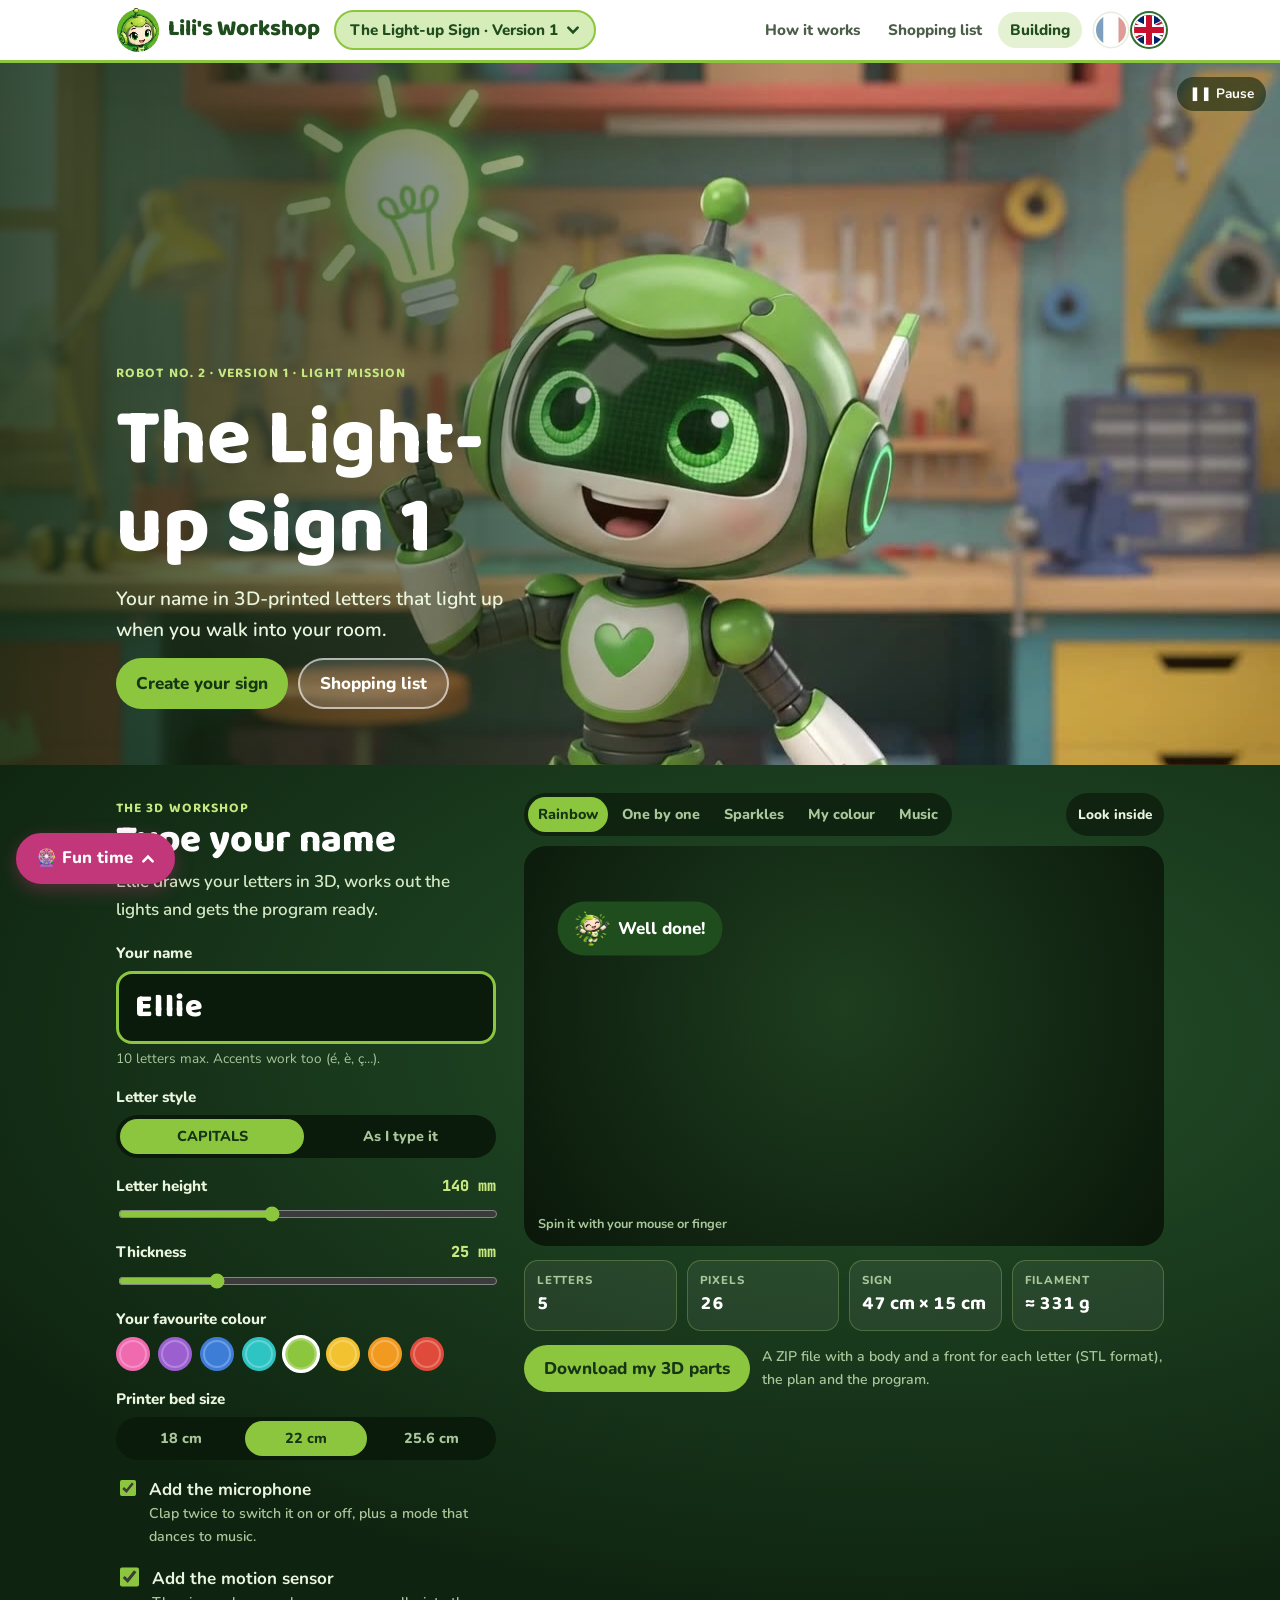
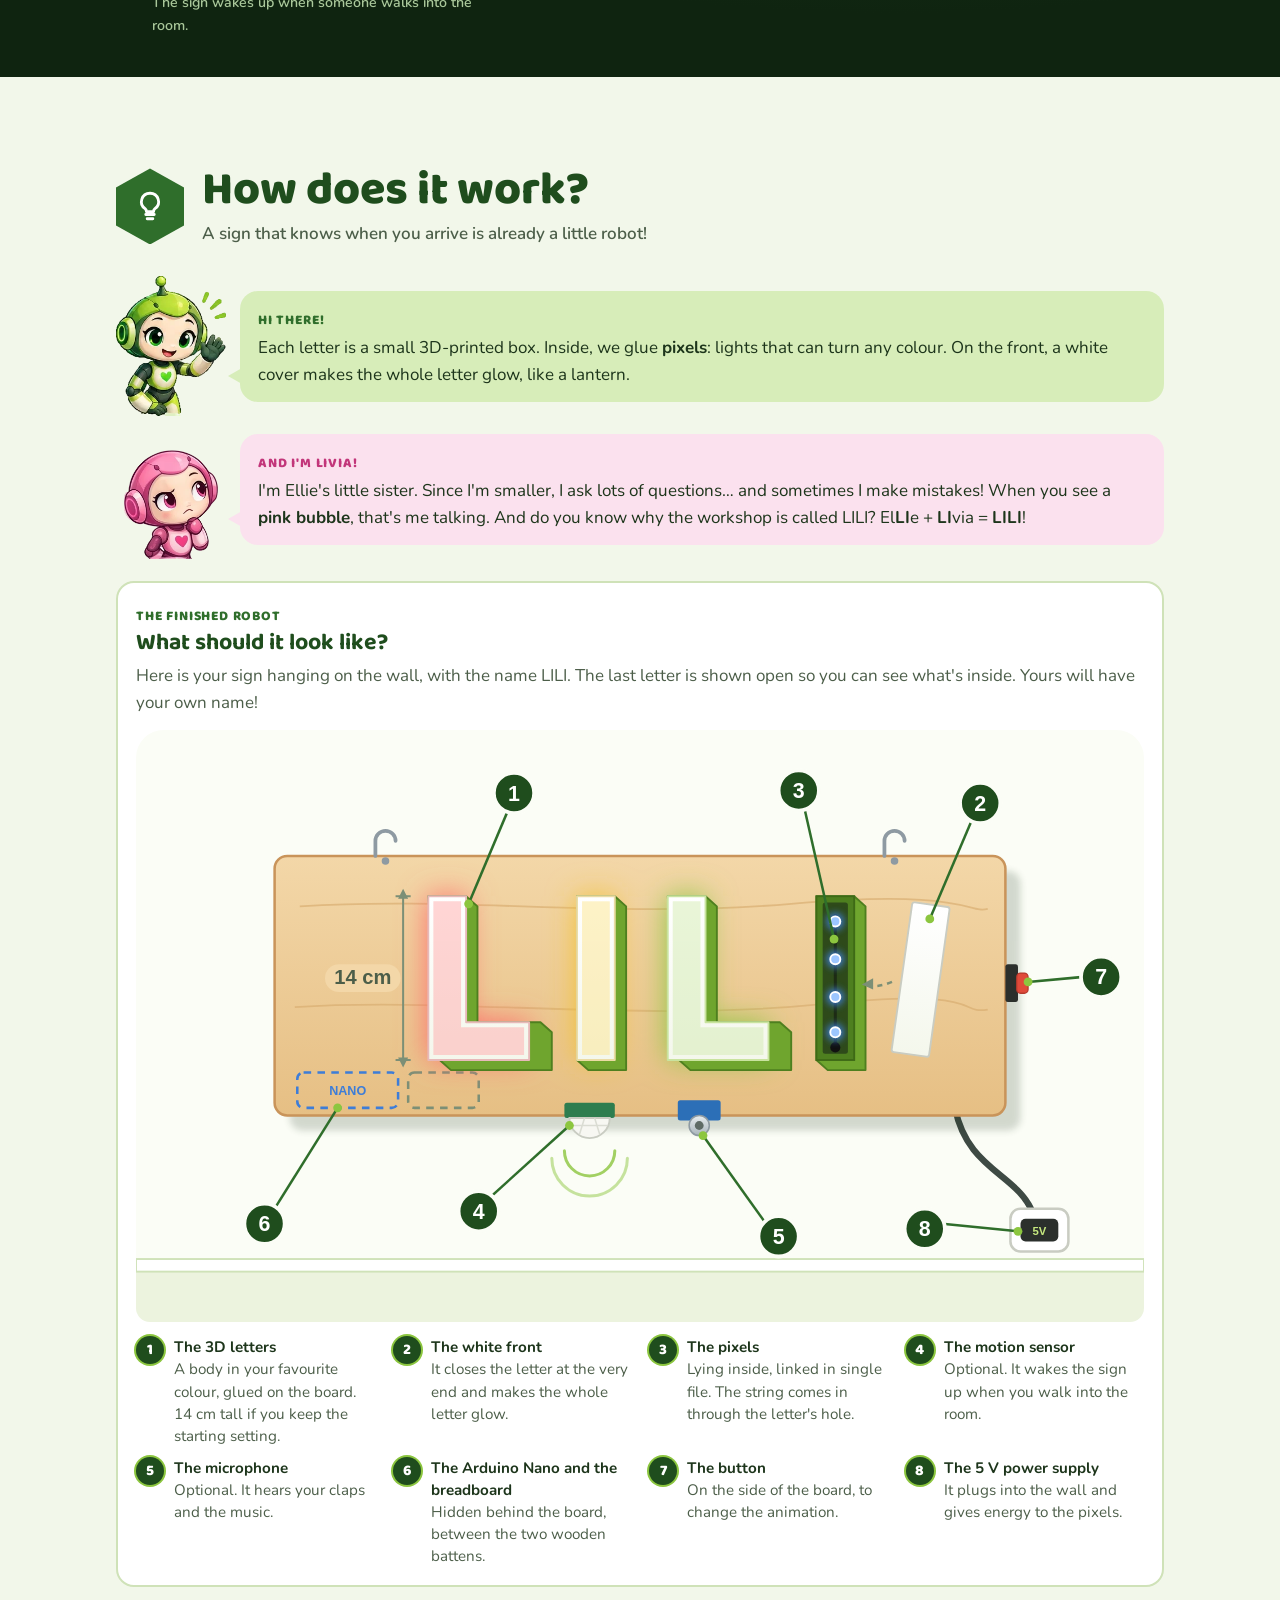
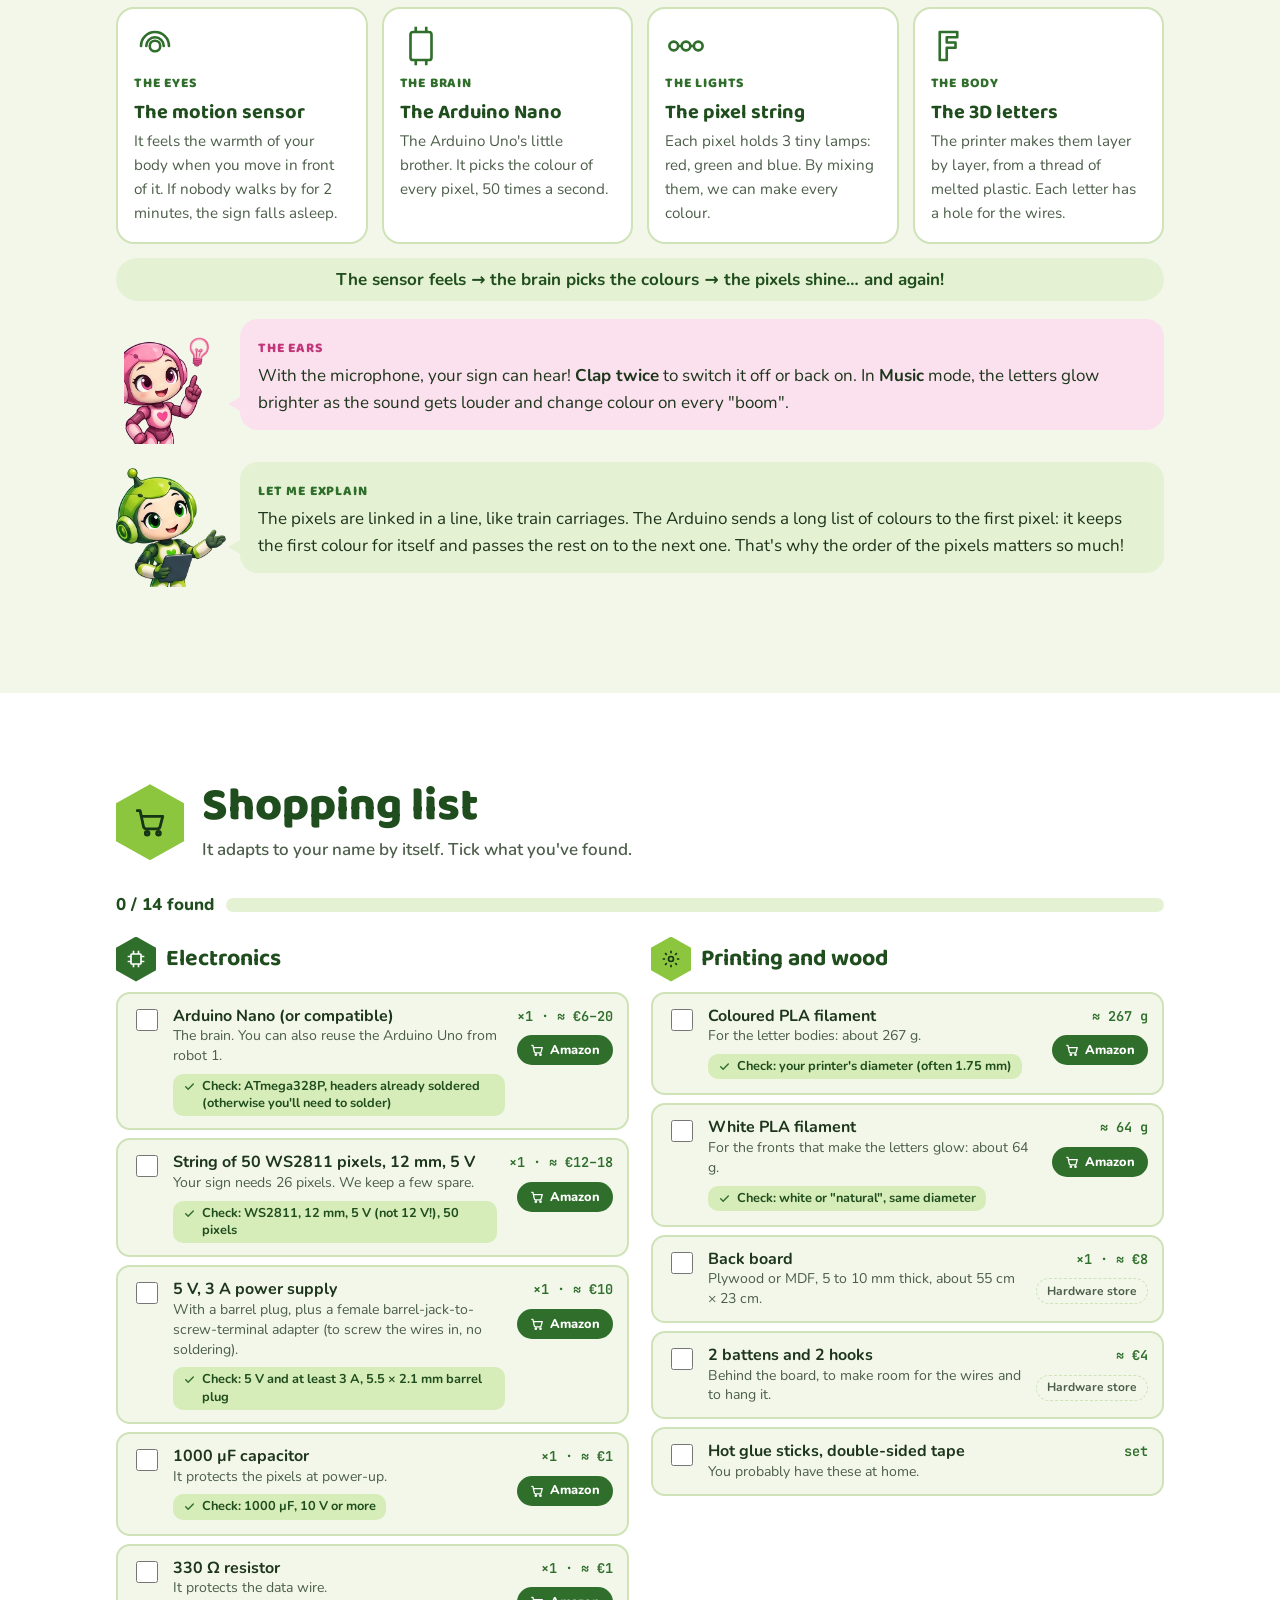
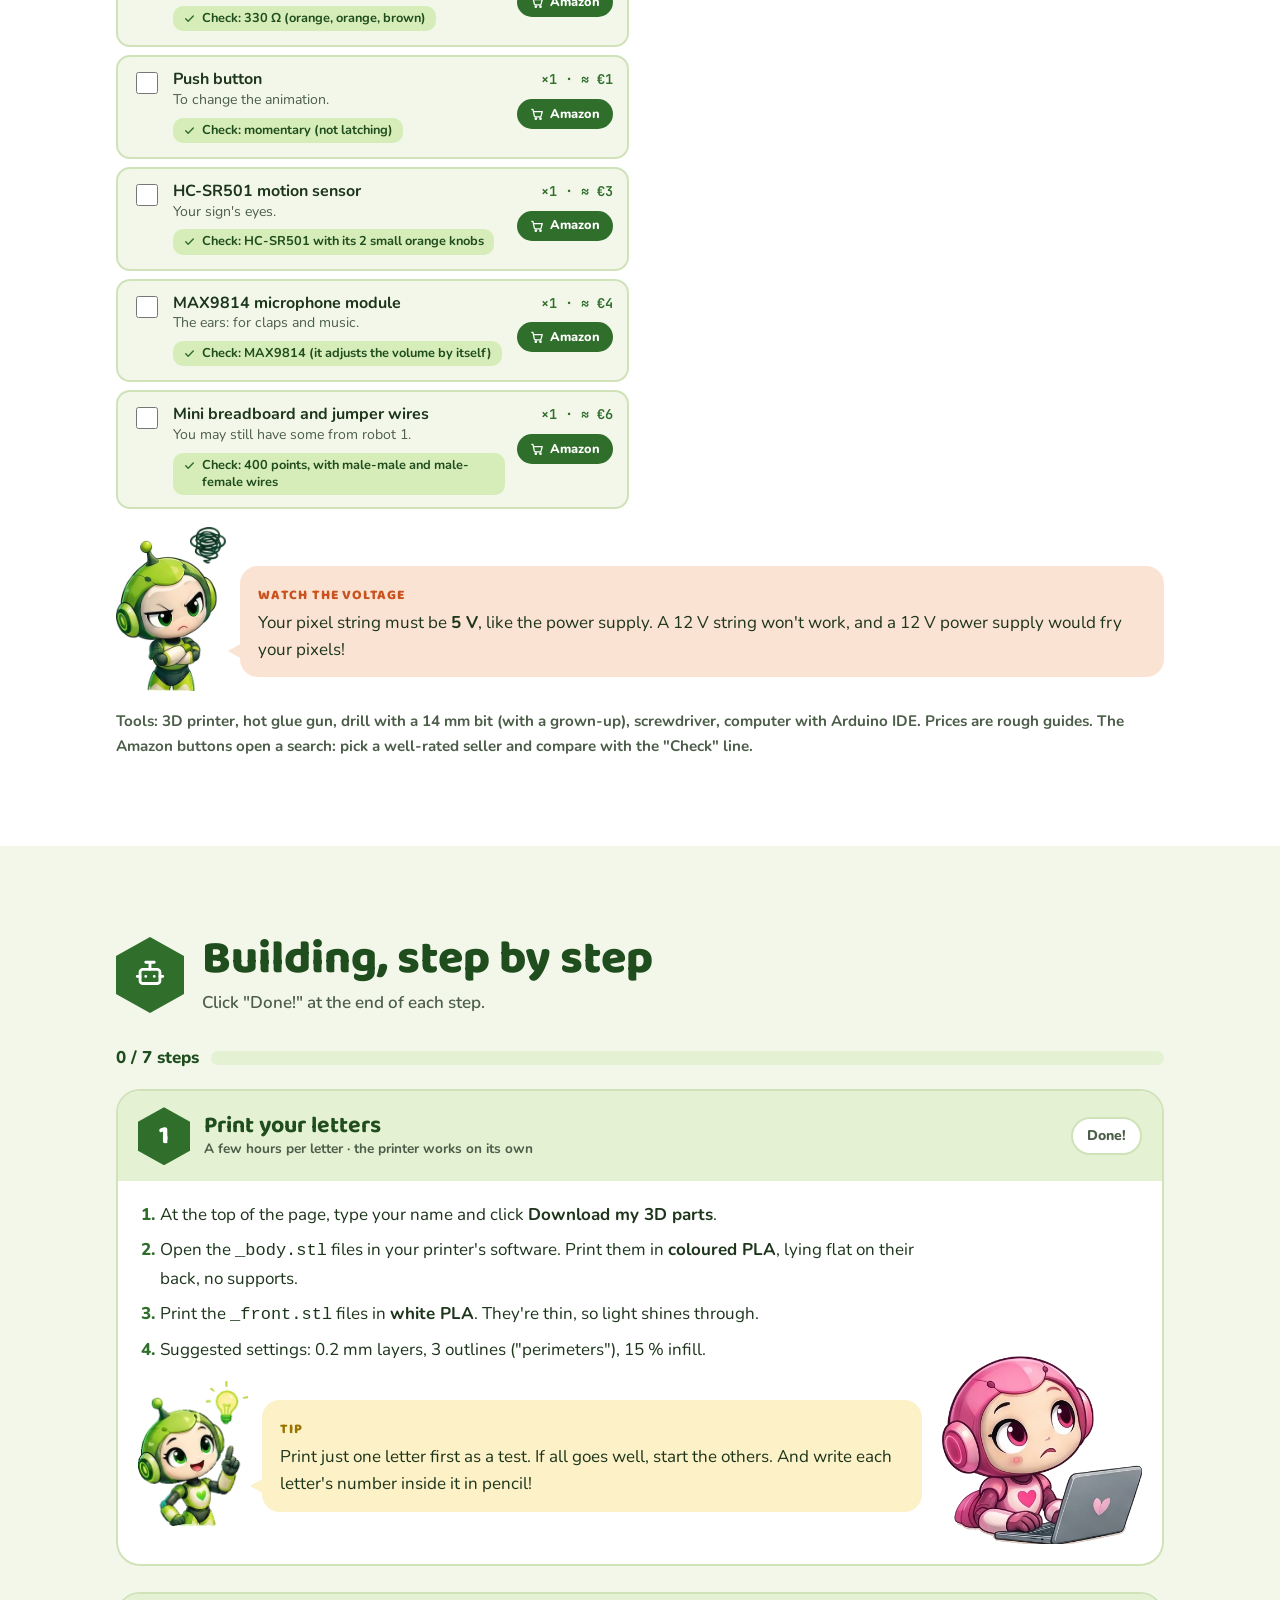
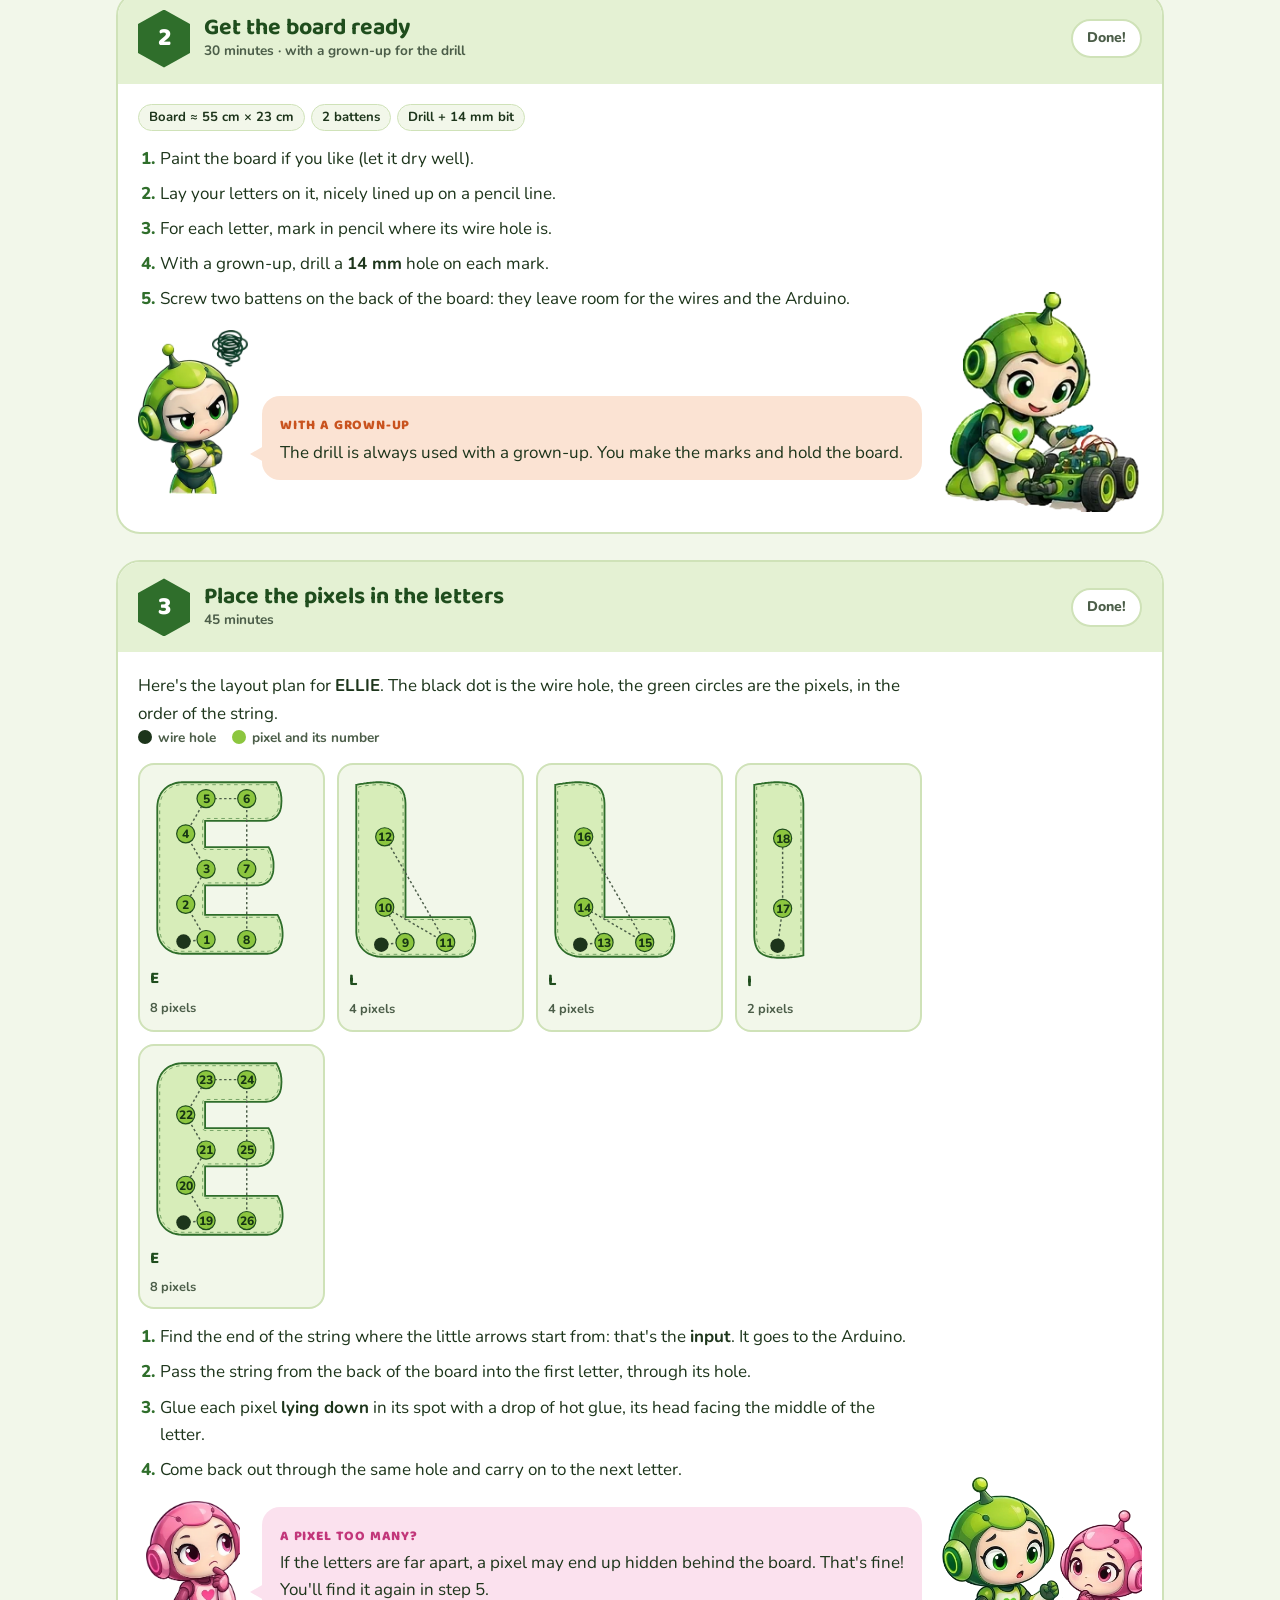
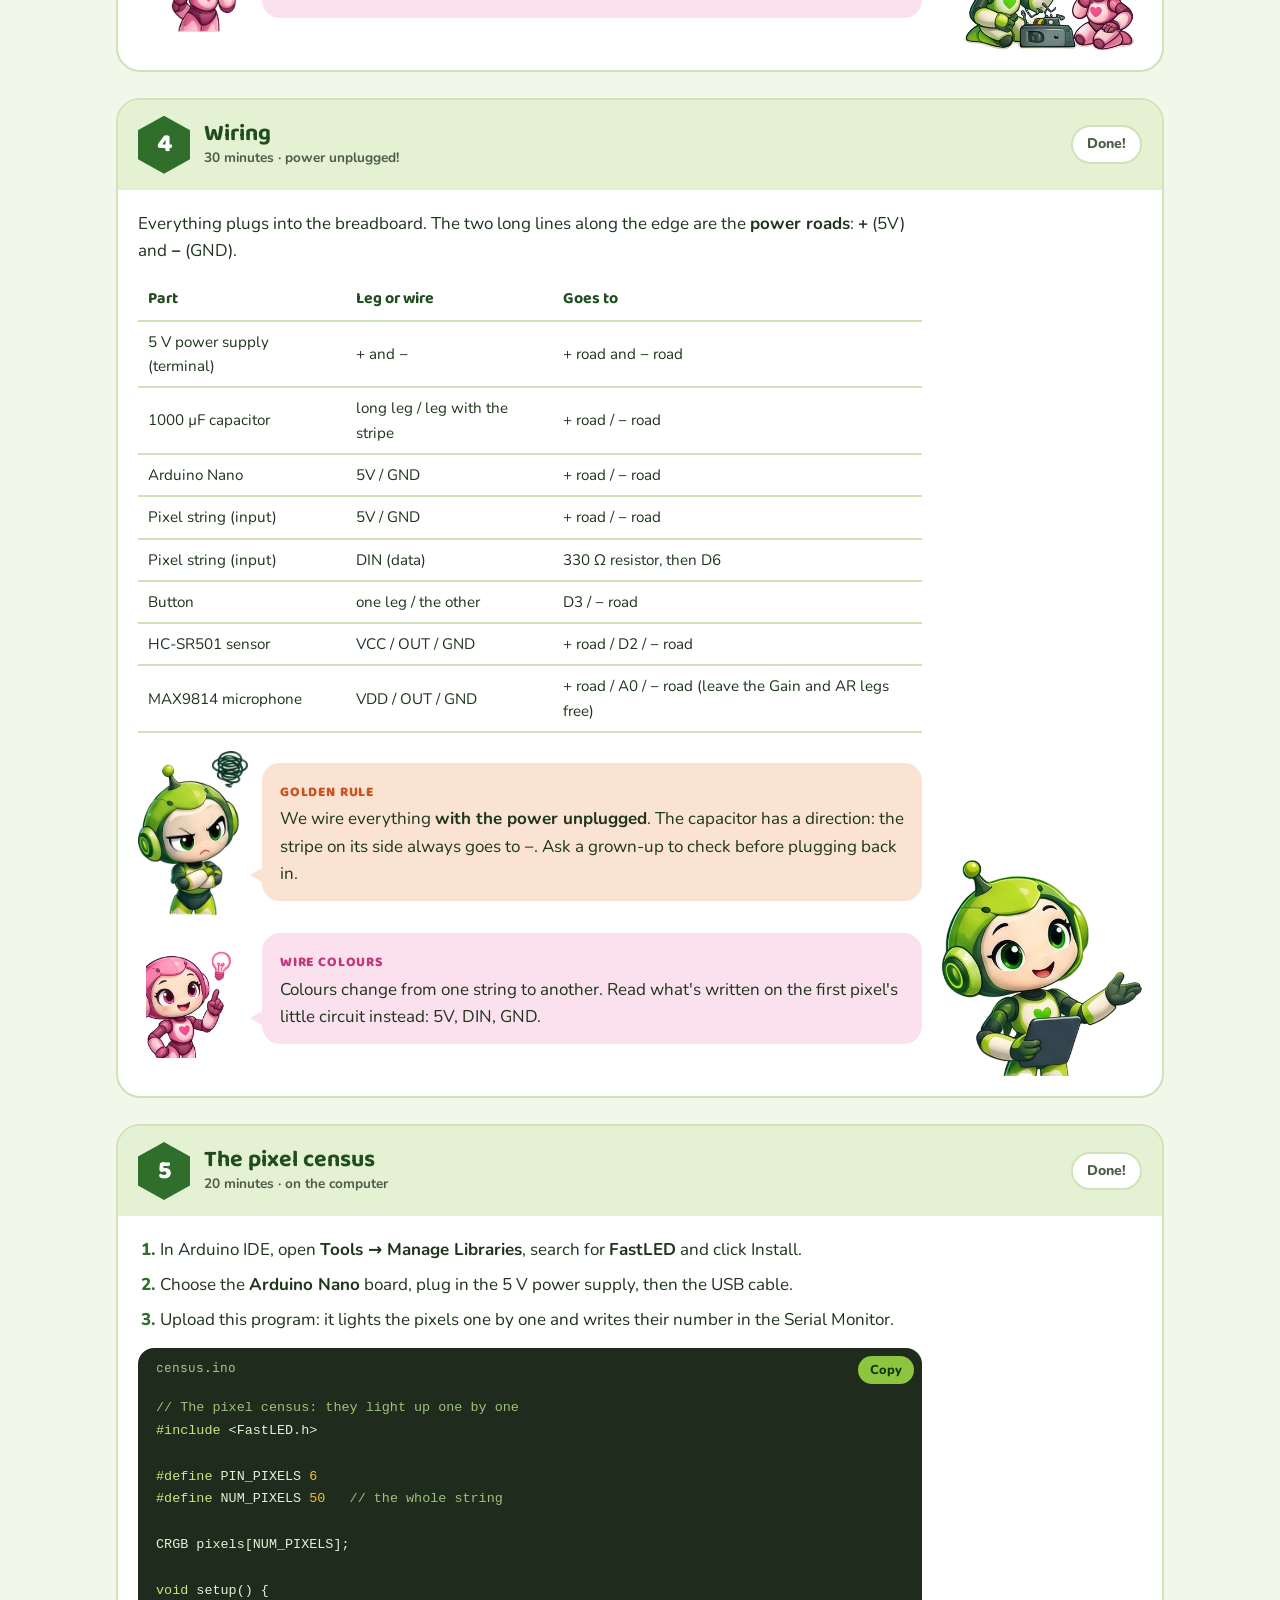
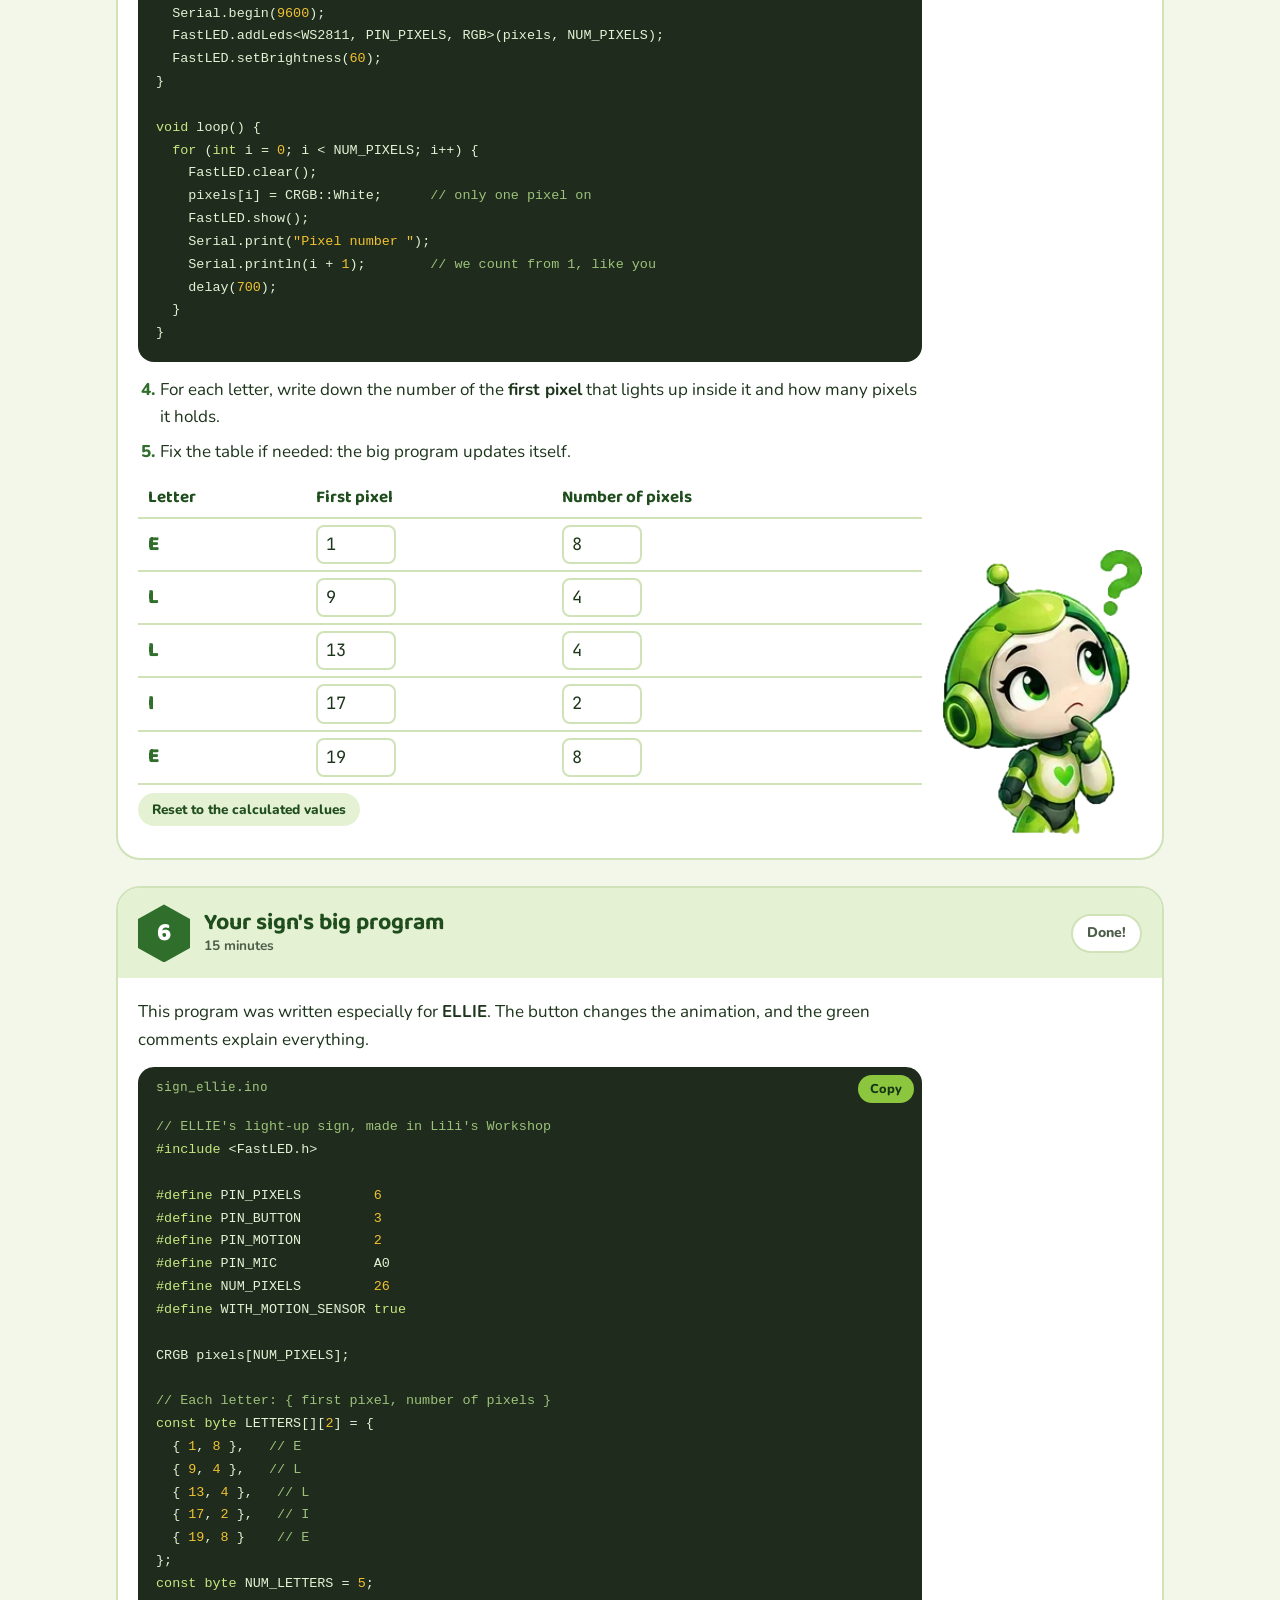
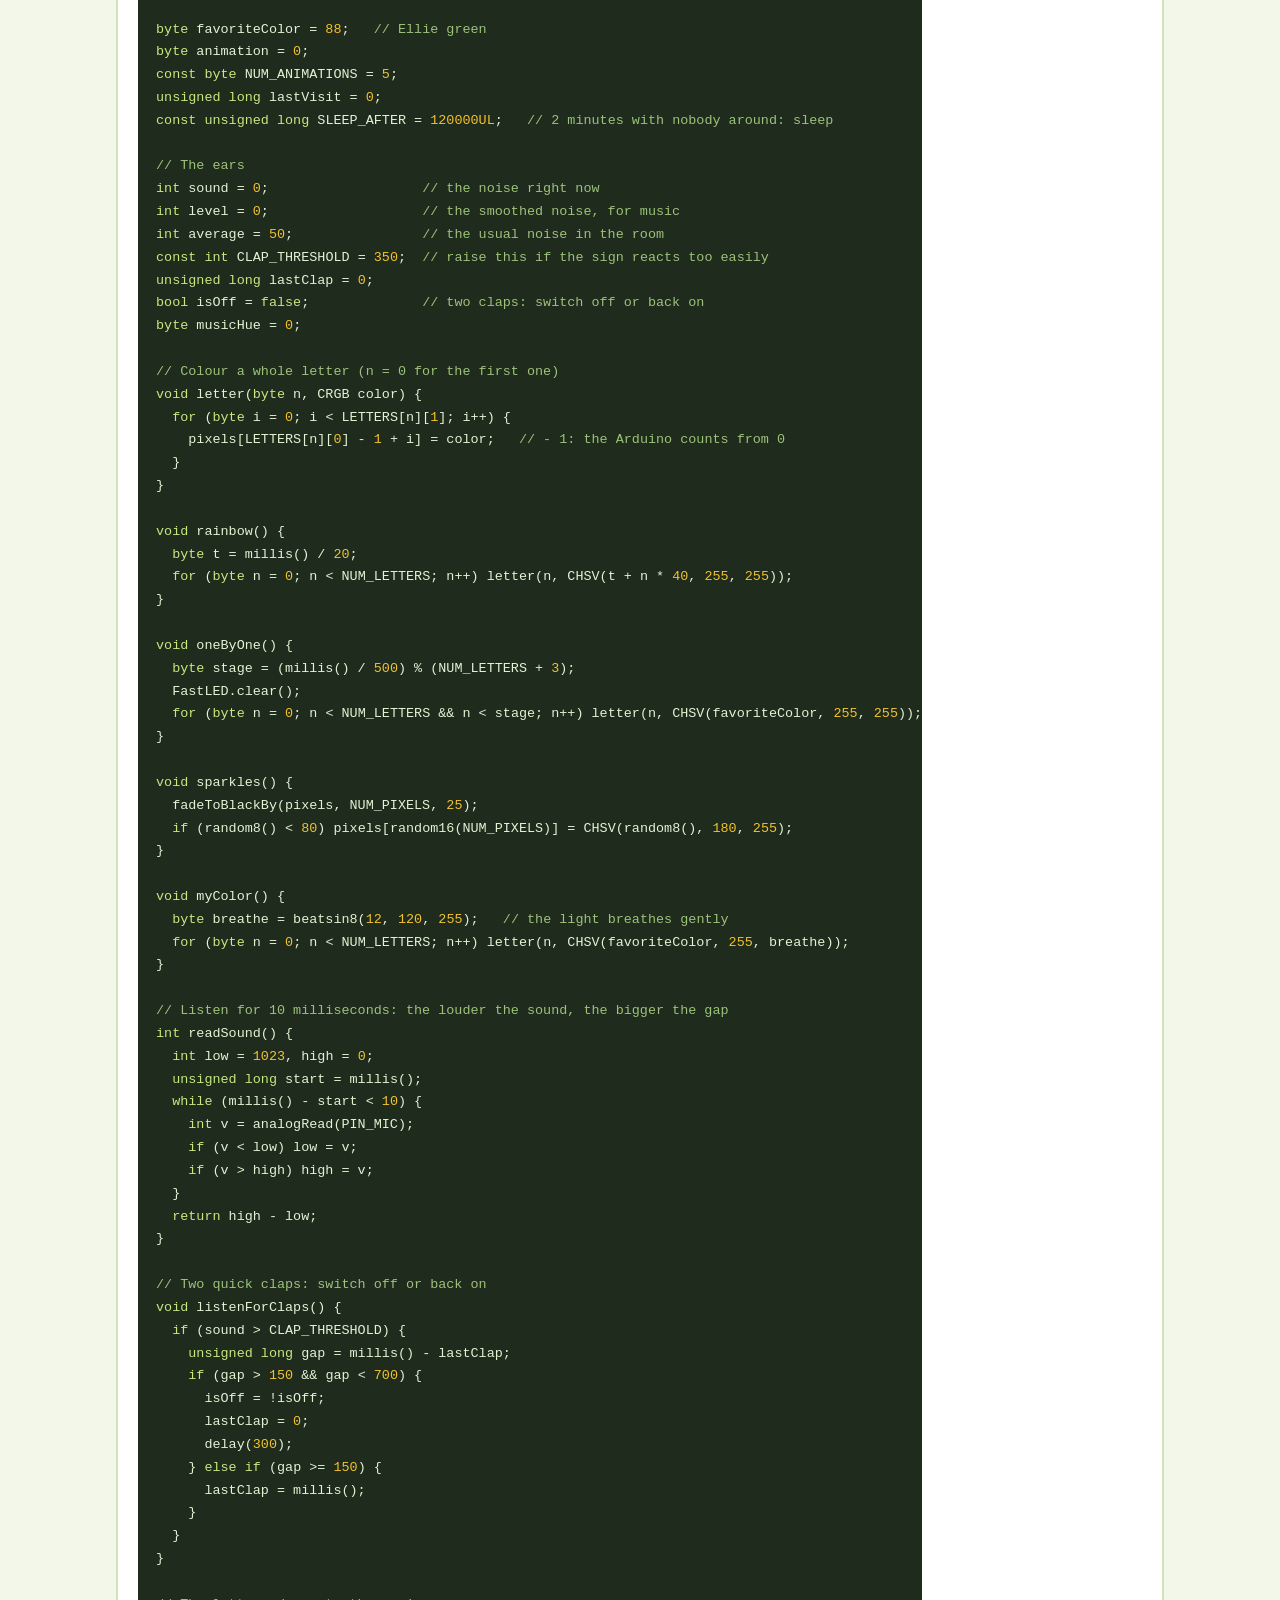
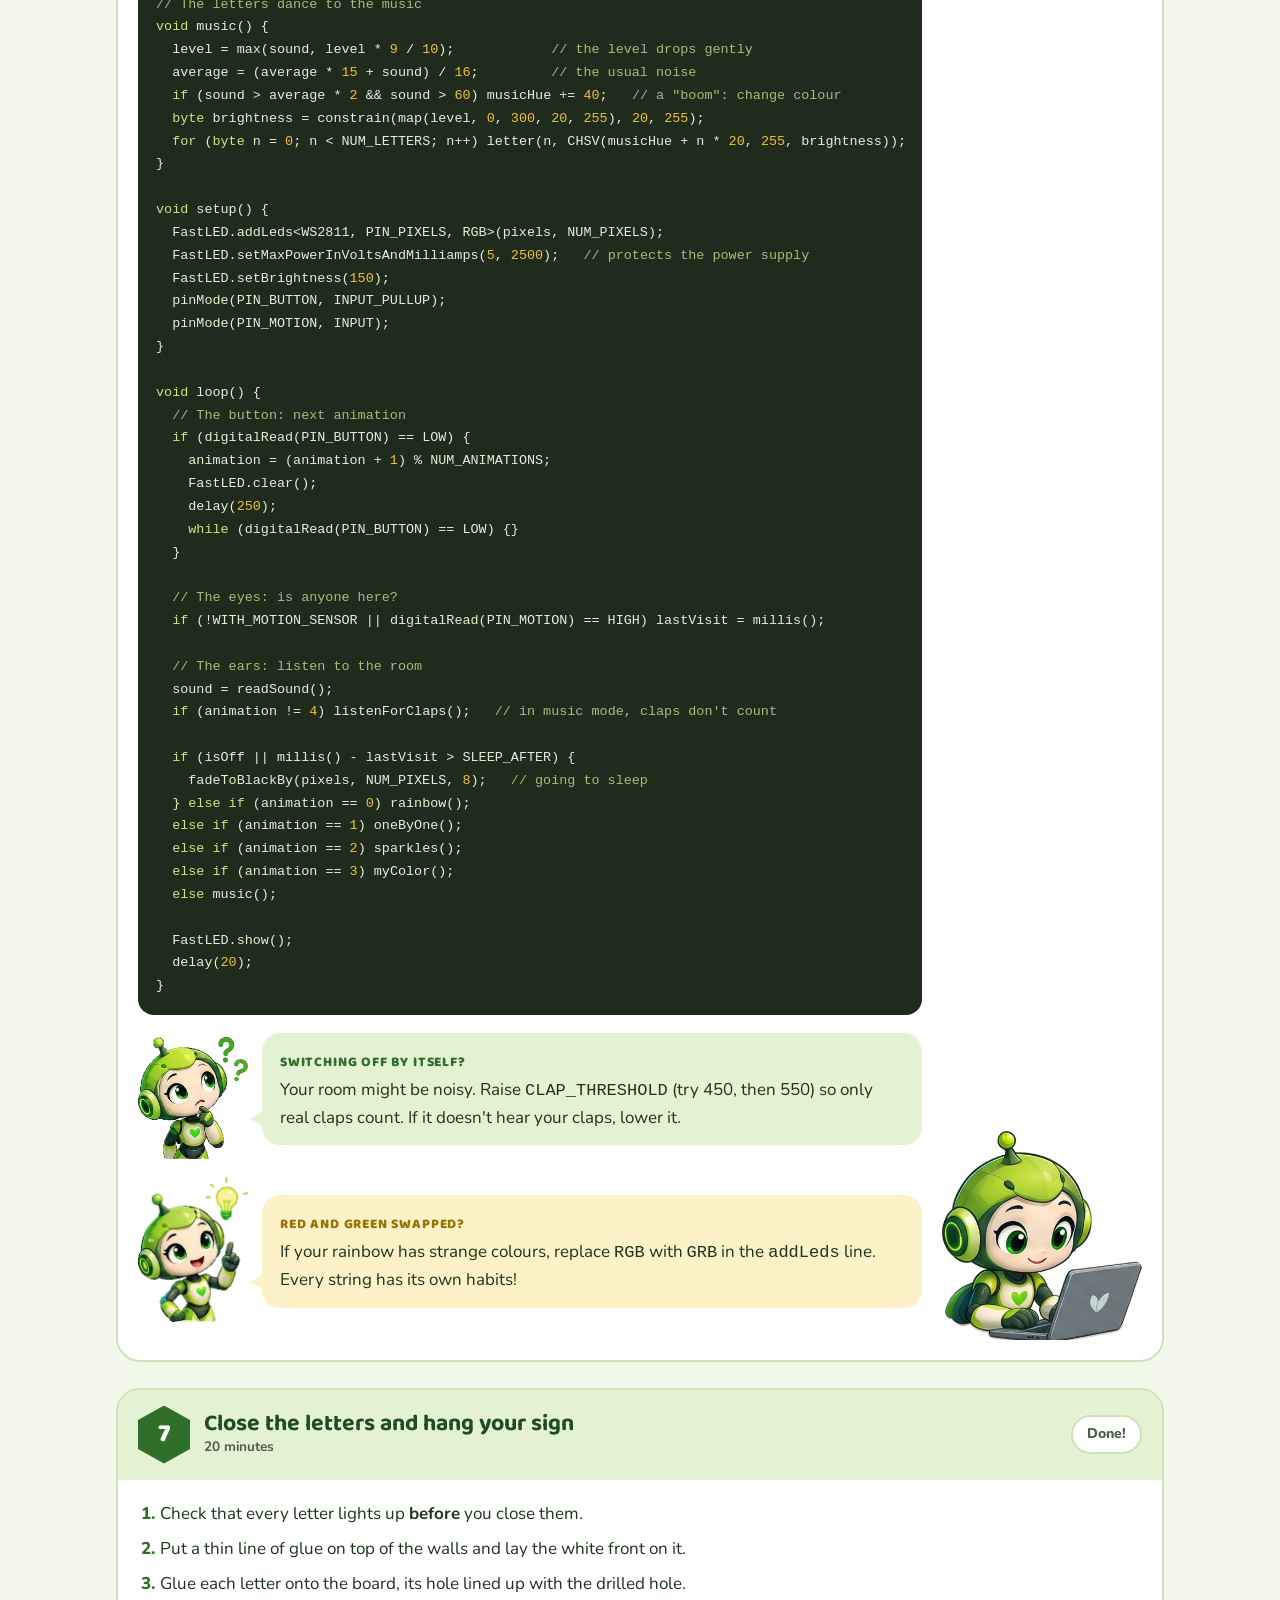
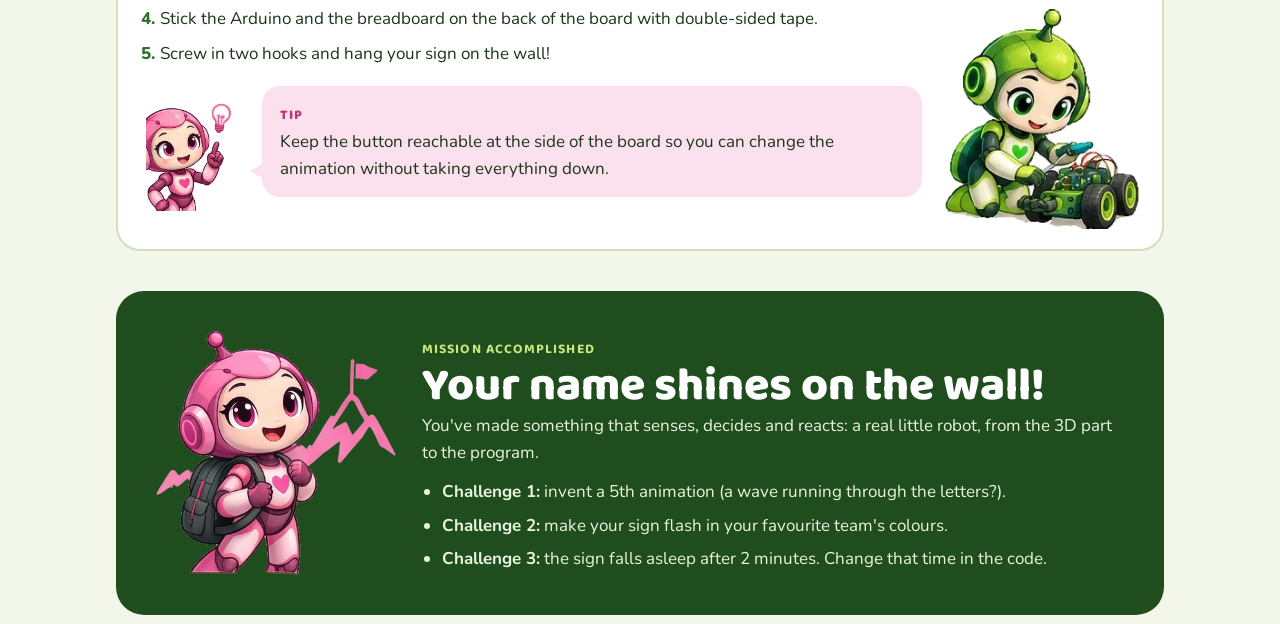
<file: en/enseigne.html>
<!doctype html>
<html lang="en">
<head>
<meta charset="utf-8">
<meta name="viewport" content="width=device-width, initial-scale=1, viewport-fit=cover">
<title>The Light-up Sign · Lili's Workshop</title>
<link rel="preconnect" href="https://fonts.googleapis.com">
<link rel="preconnect" href="https://fonts.gstatic.com" crossorigin>
<link rel="stylesheet" href="https://fonts.googleapis.com/css2?family=Baloo+2:wght@500;700;800&family=Nunito:wght@400;600;700;800&family=JetBrains+Mono:wght@400;600&display=swap">
<link rel="alternate" hreflang="fr" href="../enseigne.html">
<link rel="stylesheet" href="../assets/atelier.css?v=6">
<style>
:root{color-scheme:light;padding-top:env(safe-area-inset-top,0px);padding-bottom:env(safe-area-inset-bottom,0px);
  --night:#0F2410; --night-2:#183A17;}
body{margin:0}
img{max-width:100%}
[hidden]{display:none!important}

/* ---------- Configurateur (bannière) ---------- */
.studio{background:radial-gradient(120% 90% at 70% 30%,#24502A 0%,var(--night) 70%);color:#EAF5DE}
.studio .wrap{display:grid;grid-template-columns:minmax(0,380px) minmax(0,1fr);gap:28px;padding-block:28px 40px;align-items:start}
.studio .studio-title{color:#fff;font-size:clamp(1.8rem,3.5vw,2.4rem);font-weight:800}
.studio .eyebrow{color:#C6E87F}
.studio p.lead{color:#D5E9C4;font-weight:600;margin-top:6px}
.panel{display:grid;gap:16px;margin-top:18px}
.field{display:grid;gap:6px}
.field>label,.field>.lbl{font-weight:800;font-size:.95rem;display:flex;justify-content:space-between;color:#EAF5DE}
.field output{font-family:var(--font-mono);color:#C6E87F}
.field small{color:#A9C79A;font-size:.85rem;line-height:1.35}
#nameInput{font:inherit;font-family:var(--font-display);font-weight:800;font-size:2rem;letter-spacing:.04em;width:100%;padding:8px 16px;border-radius:16px;border:3px solid #8CC63F;background:#0B1B0B;color:#fff}
#nameInput::placeholder{color:#4F6F45}
.seg{display:flex;background:#0B1B0B;border-radius:999px;padding:4px;gap:4px;flex-wrap:wrap}
.seg button{flex:1;font:inherit;font-weight:800;font-size:.9rem;border:0;border-radius:999px;padding:6px 10px;background:transparent;color:#A9C79A;cursor:pointer;white-space:nowrap}
.seg button[aria-pressed="true"]{background:#8CC63F;color:#163514}
.studio input[type=range]{accent-color:#8CC63F}
.swatches{display:flex;gap:8px;flex-wrap:wrap}
.swatches button{width:34px;height:34px;border-radius:50%;border:3px solid transparent;cursor:pointer;box-shadow:inset 0 0 0 2px rgba(255,255,255,.25)}
.swatches button[aria-pressed="true"]{border-color:#fff;transform:scale(1.12)}
.check{display:flex;gap:10px;align-items:flex-start;font-weight:700;cursor:pointer}
.check input{width:20px;height:20px;accent-color:#8CC63F;margin-top:2px}
.check small{display:block;font-weight:600;color:#A9C79A}

.stage{min-width:0}
.canvas-wrap{position:relative}
.stage canvas{display:block;width:100%;aspect-ratio:16/10;border-radius:22px;background:radial-gradient(circle at 50% 40%,#1E3E1F,#0A170A);touch-action:none}
.stage-bar{display:flex;gap:8px;flex-wrap:wrap;justify-content:space-between;margin-bottom:10px}
.anim-seg{background:rgba(11,27,11,.75)}
.pill-btn{font:inherit;font-weight:800;font-size:.85rem;border:0;border-radius:999px;padding:6px 12px;background:rgba(11,27,11,.75);color:#EAF5DE;cursor:pointer}
.stage-hint{pointer-events:none;position:absolute;bottom:12px;left:14px;font-size:.8rem;color:#A9C79A;font-weight:700}
.loading{position:absolute;inset:0;display:grid;place-items:center;font-weight:800;color:#C6E87F}
.stats{display:grid;grid-template-columns:repeat(4,1fr);gap:10px;margin-top:14px}
.stat{background:rgba(255,255,255,.06);border:1.5px solid rgba(198,232,127,.25);border-radius:14px;padding:10px 12px}
.stat span{display:block;font-size:.72rem;text-transform:uppercase;letter-spacing:.07em;font-weight:800;color:#A9C79A}
.stat b{font-family:var(--font-display);font-size:1.2rem;color:#fff;font-variant-numeric:tabular-nums}
.dl-row{display:flex;gap:12px;align-items:center;flex-wrap:wrap;margin-top:14px}
.dl-row .note{color:#A9C79A;font-size:.88rem;font-weight:600;flex:1;min-width:200px}
.alert{margin-top:12px;background:#4A2414;color:#FFD9C6;border-radius:14px;padding:10px 14px;font-weight:700;font-size:.92rem}
.studio .lili .bubble{background:#2A4A22;color:#EAF5DE}
.studio .lili .bubble::before{border-right-color:#2A4A22}
.studio .lili .tag{color:#C6E87F}
@media (max-width:900px){.studio .wrap{grid-template-columns:1fr}}
@media (max-width:560px){.stats{grid-template-columns:1fr 1fr}.stage canvas{aspect-ratio:4/3}}

/* ---------- Plans de pose ---------- */
.plans{display:grid;grid-template-columns:repeat(auto-fill,minmax(170px,1fr));gap:12px;margin-block:14px}
.plan{background:var(--bg);border:2px solid var(--line);border-radius:16px;padding:10px;display:grid;gap:4px;min-width:0}
.plan svg{width:100%;height:auto;max-height:220px}
.plan b{font-family:var(--font-display);font-size:1.05rem;color:var(--green-deep)}
.plan small{color:var(--ink-soft);font-weight:700;font-size:.8rem}
.legend{display:flex;gap:16px;flex-wrap:wrap;font-size:.85rem;font-weight:700;color:var(--ink-soft)}
.legend i{display:inline-block;width:14px;height:14px;border-radius:50%;vertical-align:-2px;margin-right:6px}

/* Tableau des pixels */
.pixtable{overflow-x:auto;margin-block:12px}
.pixtable table{border-collapse:collapse;min-width:360px;width:100%}
.pixtable th,.pixtable td{padding:6px 10px;border-bottom:2px solid var(--line);text-align:left}
.pixtable th{font-family:var(--font-display);color:var(--green-deep)}
.pixtable td.l{font-family:var(--font-display);font-weight:800;font-size:1.3rem;color:var(--green)}
.pixtable input{width:80px;font:inherit;font-family:var(--font-mono);padding:4px 8px;border-radius:8px;border:2px solid var(--line);background:var(--surface);color:var(--ink)}
.pixtable button{margin-top:8px}
.mini{font-size:.85rem;padding:6px 14px}
</style>
</head>
<body>
<header class="topbar">
  <div class="wrap">
    <a class="brand" href="index.html"><img src="../assets/lili-avatar.webp" alt="">Lili's Workshop</a>
    <div class="picker">
      <button class="picker-btn" id="pickerBtn" aria-expanded="false" aria-controls="pickerMenu">The Light-up Sign · Version 1<svg viewBox="0 0 12 12" fill="none" stroke="currentColor" stroke-width="2.2" stroke-linecap="round"><path d="M2 4l4 4 4-4"/></svg>
      </button>
      <div class="picker-menu" id="pickerMenu" hidden>
        <a class="robot-opt" href="index.html">
          <span class="ico"><svg viewBox="0 0 48 48" width="40"><circle cx="24" cy="16" r="7" fill="#F4F4F0" stroke="#2F6E2B" stroke-width="2"/><rect x="4" y="25" width="40" height="5" rx="2.5" fill="#8CC63F" transform="rotate(-8 24 27)"/><path d="M24 30v12M16 42h16" stroke="#2F6E2B" stroke-width="3" stroke-linecap="round"/></svg></span>
          <span><b>The Balancer · Version 1</b><small>A ping-pong ball balanced on a rail</small></span>
        </a>
        <a class="robot-opt" href="plateau.html">
          <span class="ico"><svg viewBox="0 0 48 48" width="40"><circle cx="24" cy="10" r="5" fill="#F4F4F0" stroke="#2F6E2B" stroke-width="2"/><ellipse cx="24" cy="19" rx="19" ry="4.5" fill="#8CC63F" stroke="#2F6E2B" stroke-width="2" transform="rotate(-6 24 19)"/><path d="M11 23l-3 17M24 24v16M37 21l3 19M5 41h38" stroke="#2F6E2B" stroke-width="3" stroke-linecap="round"/></svg></span>
          <span><b>The Balancer · Version 2</b><small>A ball on a plate, 3 motors · expert level</small></span>
        </a>
        <a class="robot-opt is-current" href="#top">
          <span class="ico"><svg viewBox="0 0 48 48" width="40"><rect x="4" y="12" width="40" height="24" rx="5" fill="#1F4D1D"/><text x="24" y="30" text-anchor="middle" font-family="Baloo 2, sans-serif" font-weight="800" font-size="15" fill="#C6E87F">ABC</text></svg></span>
          <span><b>The Light-up Sign · Version 1</b><small>Your name in 3D-printed letters that glow</small></span>
        </a>
        <a class="robot-opt" href="panneau.html">
          <span class="ico"><svg viewBox="0 0 48 48" width="40"><rect x="4" y="12" width="40" height="24" rx="5" fill="#1F4D1D"/><text x="24" y="30" text-anchor="middle" font-family="Baloo 2, sans-serif" font-weight="800" font-size="15" fill="#C6E87F">ABC</text></svg></span>
          <span><b>The Light-up Sign · Version 2</b><small>Your messages scrolling · very easy</small></span>
        </a>
        <a class="robot-opt" href="rouleur.html">
          <span class="ico"><svg viewBox="0 0 48 48" width="40"><rect x="8" y="16" width="32" height="16" rx="5" fill="#8CC63F" stroke="#1F4D1D" stroke-width="2"/><rect x="18" y="9" width="12" height="7" rx="2" fill="#3D7DD8"/><circle cx="14" cy="34" r="6" fill="#1F4D1D"/><circle cx="34" cy="34" r="6" fill="#1F4D1D"/></svg></span>
          <span><b>The Roller</b><small>It drives and avoids obstacles by itself</small></span>
        </a>
        <span class="robot-opt locked" aria-disabled="true">
          <span class="ico"><svg viewBox="0 0 48 48" width="34"><rect x="10" y="20" width="28" height="22" rx="5" fill="none" stroke="currentColor" stroke-width="3"/><path d="M16 20v-6a8 8 0 0116 0v6" fill="none" stroke="currentColor" stroke-width="3"/></svg></span>
          <span><b>Mystery</b><small>Unlocks once you've finished the Roller</small></span>
        </span>
      </div>
    </div>
    <nav class="navlinks" aria-label="Chapters">
      <a href="#comprendre">How it works</a>
      <a href="#courses">Shopping list</a>
      <a href="#montage">Building</a>
    </nav>
    <nav class="lang" aria-label="Language"><a href="../enseigne.html" lang="fr" hreflang="fr" title="Français" aria-label="Français"><svg viewBox="0 0 3 2" preserveAspectRatio="xMidYMid slice" aria-hidden="true"><rect width="1" height="2" fill="#0055A4"/><rect x="1" width="1" height="2" fill="#FFFFFF"/><rect x="2" width="1" height="2" fill="#EF4135"/></svg></a><a href="enseigne.html" lang="en" hreflang="en" title="English" aria-label="English" aria-current="true"><svg viewBox="0 0 60 30" preserveAspectRatio="xMidYMid slice" aria-hidden="true"><clipPath id="ukT"><path d="M30,15h30v15zv15h-30zh-30v-15zv-15h30z"/></clipPath><rect width="60" height="30" fill="#012169"/><path d="M0,0L60,30M60,0L0,30" stroke="#FFFFFF" stroke-width="6"/><path d="M0,0L60,30M60,0L0,30" clip-path="url(#ukT)" stroke="#C8102E" stroke-width="4"/><path d="M30,0v30M0,15h60" stroke="#FFFFFF" stroke-width="10"/><path d="M30,0v30M0,15h60" stroke="#C8102E" stroke-width="6"/></svg></a></nav>
  </div>
</header>

<main id="top">
  <div class="hero">
    <video id="heroVideo" src="../assets/banner.mp4?v=4" poster="../assets/banner-poster.jpg" autoplay muted loop playsinline aria-label="Ellie building a robot in her workshop"></video>
    <button class="vid-toggle" id="vidToggle" type="button">❚❚ Pause</button>
    <div class="hero-text">
      <div class="wrap">
        <span class="eyebrow">Robot no. 2 · Version 1 · Light mission</span>
        <h1>The Light-up Sign 1</h1>
        <p class="lead">Your name in 3D-printed letters that light up when you walk into your room.</p>
        <div class="hero-cta">
          <a class="btn btn-lime" href="#studio">Create your sign</a>
          <a class="btn btn-ghost" href="#courses">Shopping list</a>
        </div>
      </div>
    </div>
  </div>

  <!-- ===================== DESIGNER ===================== -->
  <section class="studio" id="studio">
    <div class="wrap">
      <div>
        <span class="eyebrow">The 3D workshop</span>
        <h2 class="studio-title">Type your name</h2>
        <p class="lead">Ellie draws your letters in 3D, works out the lights and gets the program ready.</p>
        <div class="panel">
          <div class="field">
            <label for="nameInput">Your name</label>
            <input id="nameInput" type="text" maxlength="10" autocomplete="off" spellcheck="false" value="Ellie">
            <small>10 letters max. Accents work too (é, è, ç…).</small>
          </div>
          <div class="field">
            <span class="lbl">Letter style</span>
            <div class="seg" id="caseSeg">
              <button type="button" data-v="upper" aria-pressed="true">CAPITALS</button>
              <button type="button" data-v="asis" aria-pressed="false">As I type it</button>
            </div>
          </div>
          <div class="field">
            <label for="height">Letter height <output id="heightOut">140 mm</output></label>
            <input type="range" id="height" min="100" max="200" step="5" value="140">
          </div>
          <div class="field">
            <label for="depth">Thickness <output id="depthOut">25 mm</output></label>
            <input type="range" id="depth" min="20" max="40" step="1" value="25">
          </div>
          <div class="field">
            <span class="lbl">Your favourite colour</span>
            <div class="swatches" id="swatches"></div>
          </div>
          <div class="field">
            <span class="lbl">Printer bed size</span>
            <div class="seg" id="bedSeg">
              <button type="button" data-v="180" aria-pressed="false">18 cm</button>
              <button type="button" data-v="220" aria-pressed="true">22 cm</button>
              <button type="button" data-v="256" aria-pressed="false">25.6 cm</button>
            </div>
          </div>
          <label class="check"><input type="checkbox" id="micChk" checked><span>Add the microphone<small>Clap twice to switch it on or off, plus a mode that dances to music.</small></span></label>
          <label class="check"><input type="checkbox" id="pirChk" checked><span>Add the motion sensor<small>The sign wakes up when someone walks into the room.</small></span></label>
        </div>
      </div>

      <div class="stage">
        <div class="stage-bar">
          <div class="seg anim-seg" id="animSeg">
            <button type="button" data-v="0" aria-pressed="true">Rainbow</button>
            <button type="button" data-v="1" aria-pressed="false">One by one</button>
            <button type="button" data-v="2" aria-pressed="false">Sparkles</button>
            <button type="button" data-v="3" aria-pressed="false">My colour</button>
            <button type="button" data-v="4" aria-pressed="false" class="mic-only">Music</button>
          </div>
          <button class="pill-btn" id="lidBtn" type="button">Look inside</button>
        </div>
        <div class="canvas-wrap">
        <canvas id="view" aria-label="3D preview of your sign"></canvas>
        <div class="loading" id="loading">Ellie is setting up the 3D workshop…</div>
        <span class="stage-hint">Spin it with your mouse or finger</span>
        </div>
        <div class="stats">
          <div class="stat"><span>Letters</span><b id="stLetters">–</b></div>
          <div class="stat"><span>Pixels</span><b id="stPixels">–</b></div>
          <div class="stat"><span>Sign</span><b id="stSize">–</b></div>
          <div class="stat"><span>Filament</span><b id="stFil">–</b></div>
        </div>
        <div class="alert" id="bedAlert" hidden></div>
        <div class="dl-row">
          <button class="btn btn-lime" id="dlBtn" type="button" disabled>Download my 3D parts</button>
          <p class="note" id="dlNote">A ZIP file with a body and a front for each letter (STL format), the plan and the program.</p>
        </div>
      </div>
    </div>
  </section>

  <!-- ===================== HOW IT WORKS ===================== -->
  <section class="chap" id="comprendre">
    <div class="wrap">
      <div class="chap-head">
        <div class="hex"><svg viewBox="0 0 24 24" fill="none" stroke="currentColor" stroke-width="2" stroke-linecap="round" stroke-linejoin="round"><path d="M9 18h6M10 21h4M12 3a6 6 0 00-3.5 10.9c.6.5 1 1.2 1 2.1h5c0-.9.4-1.6 1-2.1A6 6 0 0012 3z"/></svg></div>
        <div><h2>How does it work?</h2><p>A sign that knows when you arrive is already a little robot!</p></div>
      </div>
      <div class="lili">
        <img src="../assets/lili-coucou.webp" alt="Ellie waving">
        <div class="bubble"><span class="tag">Hi there!</span><p>Each letter is a small 3D-printed box. Inside, we glue <strong>pixels</strong>: lights that can turn any colour. On the front, a white cover makes the whole letter glow, like a lantern.</p></div>
      </div>
      <div class="lili livia"><img src="../assets/livia-petite.webp" alt="Livia, Ellie's little sister"><div class="bubble"><span class="tag">And I'm Livia!</span><p>I'm Ellie's little sister. Since I'm smaller, I ask lots of questions… and sometimes I make mistakes! When you see a <strong>pink bubble</strong>, that's me talking. And do you know why the workshop is called LILI? El<strong>LI</strong>e + <strong>LI</strong>via = <strong>LILI</strong>!</p></div></div>
      <!-- À quoi doit-il ressembler ? -->
      <figure class="look" id="apercu">
        <div class="look-head"><span class="role">The finished robot</span><h3>What should it look like?</h3><p>Here is your sign hanging on the wall, with the name LILI. The last letter is shown open so you can see what's inside. Yours will have your own name!</p></div>
        <a class="look-pic" href="../assets/look-enseigne.svg" target="_blank" rel="noopener" title="Open the picture full size"><img src="../assets/look-enseigne.svg" alt="The finished light-up sign on the wall: glowing letters, one letter open to show the pixels, motion sensor, microphone, button and power supply" width="800" height="470" loading="lazy"></a>
        <p class="look-zoom">Tap the picture to see it bigger.</p>
        <ol class="look-key">
          <li><span><b>The 3D letters</b>A body in your favourite colour, glued on the board. 14 cm tall if you keep the starting setting.</span></li>
          <li><span><b>The white front</b>It closes the letter at the very end and makes the whole letter glow.</span></li>
          <li><span><b>The pixels</b>Lying inside, linked in single file. The string comes in through the letter's hole.</span></li>
          <li><span><b>The motion sensor</b>Optional. It wakes the sign up when you walk into the room.</span></li>
          <li><span><b>The microphone</b>Optional. It hears your claps and the music.</span></li>
          <li><span><b>The Arduino Nano and the breadboard</b>Hidden behind the board, between the two wooden battens.</span></li>
          <li><span><b>The button</b>On the side of the board, to change the animation.</span></li>
          <li><span><b>The 5 V power supply</b>It plugs into the wall and gives energy to the pixels.</span></li>
        </ol>
      </figure>

      <div class="how">
        <div class="how-card">
          <svg viewBox="0 0 48 48" fill="none" stroke="currentColor" stroke-width="3" stroke-linecap="round"><circle cx="24" cy="24" r="6"/><path d="M8 24a16 16 0 0132 0M14 24a10 10 0 0120 0"/></svg>
          <span class="role">The eyes</span><h3>The motion sensor</h3>
          <p>It feels the warmth of your body when you move in front of it. If nobody walks by for 2 minutes, the sign falls asleep.</p>
        </div>
        <div class="how-card">
          <svg viewBox="0 0 48 48" fill="none" stroke="currentColor" stroke-width="3" stroke-linejoin="round"><rect x="12" y="8" width="24" height="32" rx="3"/><path d="M18 2v6M30 2v6M18 40v6M30 40v6"/></svg>
          <span class="role">The brain</span><h3>The Arduino Nano</h3>
          <p>The Arduino Uno's little brother. It picks the colour of every pixel, 50 times a second.</p>
        </div>
        <div class="how-card">
          <svg viewBox="0 0 48 48" fill="none" stroke="currentColor" stroke-width="3" stroke-linecap="round"><circle cx="10" cy="24" r="5"/><circle cx="24" cy="24" r="5"/><circle cx="38" cy="24" r="5"/><path d="M15 24h4M29 24h4"/></svg>
          <span class="role">The lights</span><h3>The pixel string</h3>
          <p>Each pixel holds 3 tiny lamps: red, green and blue. By mixing them, we can make every colour.</p>
        </div>
        <div class="how-card">
          <svg viewBox="0 0 48 48" fill="none" stroke="currentColor" stroke-width="3" stroke-linejoin="round"><path d="M10 8h20v6H18v6h10v6H18v14h-8z"/></svg>
          <span class="role">The body</span><h3>The 3D letters</h3>
          <p>The printer makes them layer by layer, from a thread of melted plastic. Each letter has a hole for the wires.</p>
        </div>
      </div>
      <p class="loop-line">The sensor feels → the brain picks the colours → the pixels shine… and again!</p>
      <div class="lili tip livia mic-only">
        <img src="../assets/livia-idee.webp" alt="">
        <div class="bubble"><span class="tag">The ears</span><p>With the microphone, your sign can hear! <strong>Clap twice</strong> to switch it off or back on. In <strong>Music</strong> mode, the letters glow brighter as the sound gets louder and change colour on every "boom".</p></div>
      </div>
      <div class="lili ask">
        <img src="../assets/lili-explique.webp" alt="Ellie explaining">
        <div class="bubble"><span class="tag">Let me explain</span><p>The pixels are linked in a line, like train carriages. The Arduino sends a long list of colours to the first pixel: it keeps the first colour for itself and passes the rest on to the next one. That's why the order of the pixels matters so much!</p></div>
      </div>
    </div>
  </section>

  <!-- ===================== SHOPPING ===================== -->
  <section class="chap chap-alt" id="courses">
    <div class="wrap">
      <div class="chap-head">
        <div class="hex lime"><svg viewBox="0 0 24 24" fill="none" stroke="currentColor" stroke-width="2" stroke-linecap="round" stroke-linejoin="round"><path d="M3 4h2l2.4 11.2a2 2 0 002 1.6h7.7a2 2 0 002-1.5L21 8H6"/><circle cx="10" cy="20" r="1.3"/><circle cx="18" cy="20" r="1.3"/></svg></div>
        <div><h2>Shopping list</h2><p>It adapts to your name by itself. Tick what you've found.</p></div>
      </div>
      <div class="progress"><span id="shopCount">0 / 0 found</span><div class="bar"><i id="shopBar"></i></div></div>
      <div class="shop" id="shop"></div>
      <div class="lili warn">
        <img src="../assets/lili-pas-contente.webp" alt="Ellie with her arms crossed">
        <div class="bubble"><span class="tag">Watch the voltage</span><p>Your pixel string must be <strong>5 V</strong>, like the power supply. A 12 V string won't work, and a 12 V power supply would fry your pixels!</p></div>
      </div>
      <p class="total">Tools: 3D printer, hot glue gun, drill with a 14 mm bit (with a grown-up), screwdriver, computer with Arduino IDE. Prices are rough guides. The Amazon buttons open a search: pick a well-rated seller and compare with the "Check" line.</p>
    </div>
  </section>

  <!-- ===================== BUILDING ===================== -->
  <section class="chap" id="montage">
    <div class="wrap">
      <div class="chap-head">
        <div class="hex"><svg viewBox="0 0 24 24" fill="none" stroke="currentColor" stroke-width="2" stroke-linecap="round" stroke-linejoin="round"><rect x="5" y="8" width="14" height="10" rx="2"/><path d="M12 8V4M9 3h6M9 13h.01M15 13h.01M3 13h2M19 13h2"/></svg></div>
        <div><h2>Building, step by step</h2><p>Click "Done!" at the end of each step.</p></div>
      </div>
      <div class="progress"><span id="stepCount">0 / 0 steps</span><div class="bar"><i id="stepBar"></i></div></div>

      <div class="steps">
        <article class="step" data-step="1">
          <div class="step-head"><span class="num">1</span><div><h3>Print your letters</h3><small>A few hours per letter · the printer works on its own</small></div><button class="done-btn" type="button">Done!</button></div>
          <div class="step-body"><div>
            <ol>
              <li>At the top of the page, type your name and click <strong>Download my 3D parts</strong>.</li>
              <li>Open the <code>_body.stl</code> files in your printer's software. Print them in <strong>coloured PLA</strong>, lying flat on their back, no supports.</li>
              <li>Print the <code>_front.stl</code> files in <strong>white PLA</strong>. They're thin, so light shines through.</li>
              <li>Suggested settings: 0.2 mm layers, 3 outlines ("perimeters"), 15 % infill.</li>
            </ol>
            <div class="lili tip"><img src="../assets/lili-idee.webp" alt=""><div class="bubble"><span class="tag">Tip</span><p>Print just one letter first as a test. If all goes well, start the others. And write each letter's number inside it in pencil!</p></div></div>
          </div><img class="pose" src="../assets/livia-concentree.webp" alt=""></div>
        </article>

        <article class="step" data-step="2">
          <div class="step-head"><span class="num">2</span><div><h3>Get the board ready</h3><small>30 minutes · with a grown-up for the drill</small></div><button class="done-btn" type="button">Done!</button></div>
          <div class="step-body"><div>
            <div class="need"><span id="boardNeed">Board</span><span>2 battens</span><span>Drill + 14 mm bit</span></div>
            <ol>
              <li>Paint the board if you like (let it dry well).</li>
              <li>Lay your letters on it, nicely lined up on a pencil line.</li>
              <li>For each letter, mark in pencil where its wire hole is.</li>
              <li>With a grown-up, drill a <strong>14 mm</strong> hole on each mark.</li>
              <li>Screw two battens on the back of the board: they leave room for the wires and the Arduino.</li>
            </ol>
            <div class="lili warn"><img src="../assets/lili-pas-contente.webp" alt=""><div class="bubble"><span class="tag">With a grown-up</span><p>The drill is always used with a grown-up. You make the marks and hold the board.</p></div></div>
          </div><img class="pose" src="../assets/lili-construit.webp" alt=""></div>
        </article>

        <article class="step" data-step="3">
          <div class="step-head"><span class="num">3</span><div><h3>Place the pixels in the letters</h3><small>45 minutes</small></div><button class="done-btn" type="button">Done!</button></div>
          <div class="step-body"><div>
            <p>Here's the layout plan for <strong id="planName">your name</strong>. The black dot is the wire hole, the green circles are the pixels, in the order of the string.</p>
            <div class="legend"><span><i style="background:#1D351B"></i>wire hole</span><span><i style="background:#8CC63F"></i>pixel and its number</span></div>
            <div class="plans" id="plans"></div>
            <ol>
              <li>Find the end of the string where the little arrows start from: that's the <strong>input</strong>. It goes to the Arduino.</li>
              <li>Pass the string from the back of the board into the first letter, through its hole.</li>
              <li>Glue each pixel <strong>lying down</strong> in its spot with a drop of hot glue, its head facing the middle of the letter.</li>
              <li>Come back out through the same hole and carry on to the next letter.</li>
            </ol>
            <div class="lili ask livia"><img src="../assets/livia-pensive.webp" alt=""><div class="bubble"><span class="tag">A pixel too many?</span><p>If the letters are far apart, a pixel may end up hidden behind the board. That's fine! You'll find it again in step 5.</p></div></div>
          </div><img class="pose" src="../assets/duo-oups.webp" alt=""></div>
        </article>

        <article class="step" data-step="4">
          <div class="step-head"><span class="num">4</span><div><h3>Wiring</h3><small>30 minutes · power unplugged!</small></div><button class="done-btn" type="button">Done!</button></div>
          <div class="step-body"><div>
            <p>Everything plugs into the breadboard. The two long lines along the edge are the <strong>power roads</strong>: <strong>+</strong> (5V) and <strong>−</strong> (GND).</p>
            <div class="wiring"><table>
              <thead><tr><th>Part</th><th>Leg or wire</th><th>Goes to</th></tr></thead>
              <tbody>
                <tr><td>5 V power supply (terminal)</td><td>+ and −</td><td>+ road and − road</td></tr>
                <tr><td>1000 µF capacitor</td><td>long leg / leg with the stripe</td><td>+ road / − road</td></tr>
                <tr><td>Arduino Nano</td><td>5V / GND</td><td>+ road / − road</td></tr>
                <tr><td>Pixel string (input)</td><td>5V / GND</td><td>+ road / − road</td></tr>
                <tr><td>Pixel string (input)</td><td>DIN (data)</td><td>330 Ω resistor, then D6</td></tr>
                <tr><td>Button</td><td>one leg / the other</td><td>D3 / − road</td></tr>
                <tr class="pir-only"><td>HC-SR501 sensor</td><td>VCC / OUT / GND</td><td>+ road / D2 / − road</td></tr>
                <tr class="mic-only"><td>MAX9814 microphone</td><td>VDD / OUT / GND</td><td>+ road / A0 / − road (leave the Gain and AR legs free)</td></tr>
              </tbody>
            </table></div>
            <div class="lili warn"><img src="../assets/lili-pas-contente.webp" alt=""><div class="bubble"><span class="tag">Golden rule</span><p>We wire everything <strong>with the power unplugged</strong>. The capacitor has a direction: the stripe on its side always goes to −. Ask a grown-up to check before plugging back in.</p></div></div>
            <div class="lili tip livia"><img src="../assets/livia-idee.webp" alt=""><div class="bubble"><span class="tag">Wire colours</span><p>Colours change from one string to another. Read what's written on the first pixel's little circuit instead: 5V, DIN, GND.</p></div></div>
          </div><img class="pose" src="../assets/lili-explique.webp" alt=""></div>
        </article>

        <article class="step" data-step="5">
          <div class="step-head"><span class="num">5</span><div><h3>The pixel census</h3><small>20 minutes · on the computer</small></div><button class="done-btn" type="button">Done!</button></div>
          <div class="step-body"><div>
            <ol>
              <li>In Arduino IDE, open <strong>Tools → Manage Libraries</strong>, search for <strong>FastLED</strong> and click Install.</li>
              <li>Choose the <strong>Arduino Nano</strong> board, plug in the 5 V power supply, then the USB cable.</li>
              <li>Upload this program: it lights the pixels one by one and writes their number in the Serial Monitor.</li>
            </ol>
            <div class="code"><div class="code-name">census.ino</div><button class="copy" type="button">Copy</button><pre><code id="codeCensus"></code></pre></div>
            <ol start="4">
              <li>For each letter, write down the number of the <strong>first pixel</strong> that lights up inside it and how many pixels it holds.</li>
              <li>Fix the table if needed: the big program updates itself.</li>
            </ol>
            <div class="pixtable"><table><thead><tr><th>Letter</th><th>First pixel</th><th>Number of pixels</th></tr></thead><tbody id="pixRows"></tbody></table>
              <button class="btn btn-soft mini" id="pixReset" type="button">Reset to the calculated values</button></div>
          </div><img class="pose" src="../assets/lili-reflexion.webp" alt=""></div>
        </article>

        <article class="step" data-step="6">
          <div class="step-head"><span class="num">6</span><div><h3>Your sign's big program</h3><small>15 minutes</small></div><button class="done-btn" type="button">Done!</button></div>
          <div class="step-body"><div>
            <p>This program was written especially for <strong id="codeName">your name</strong>. The button changes the animation, and the green comments explain everything.</p>
            <div class="code"><div class="code-name" id="codeFile">sign.ino</div><button class="copy" type="button">Copy</button><pre><code id="codeMain"></code></pre></div>
            <div class="lili ask mic-only"><img src="../assets/lili-perplexe.webp" alt=""><div class="bubble"><span class="tag">Switching off by itself?</span><p>Your room might be noisy. Raise <code>CLAP_THRESHOLD</code> (try 450, then 550) so only real claps count. If it doesn't hear your claps, lower it.</p></div></div>
            <div class="lili tip"><img src="../assets/lili-idee.webp" alt=""><div class="bubble"><span class="tag">Red and green swapped?</span><p>If your rainbow has strange colours, replace <code>RGB</code> with <code>GRB</code> in the <code>addLeds</code> line. Every string has its own habits!</p></div></div>
          </div><img class="pose" src="../assets/lili-concentree.webp" alt=""></div>
        </article>

        <article class="step" data-step="7">
          <div class="step-head"><span class="num">7</span><div><h3>Close the letters and hang your sign</h3><small>20 minutes</small></div><button class="done-btn" type="button">Done!</button></div>
          <div class="step-body"><div>
            <ol>
              <li>Check that every letter lights up <strong>before</strong> you close them.</li>
              <li>Put a thin line of glue on top of the walls and lay the white front on it.</li>
              <li>Glue each letter onto the board, its hole lined up with the drilled hole.</li>
              <li>Stick the Arduino and the breadboard on the back of the board with double-sided tape.</li>
              <li>Screw in two hooks and hang your sign on the wall!</li>
            </ol>
            <div class="lili tip livia"><img src="../assets/livia-idee.webp" alt=""><div class="bubble"><span class="tag">Tip</span><p>Keep the button reachable at the side of the board so you can change the animation without taking everything down.</p></div></div>
          </div><img class="pose" src="../assets/lili-construit.webp" alt=""></div>
        </article>
      </div>

      <div class="finale">
        <img src="../assets/livia-aventure.webp" alt="Livia ready for adventure">
        <div>
          <span class="eyebrow">Mission accomplished</span>
          <h2>Your name shines on the wall!</h2>
          <p>You've made something that senses, decides and reacts: a real little robot, from the 3D part to the program.</p>
          <ul>
            <li><strong>Challenge 1:</strong> invent a 5th animation (a wave running through the letters?).</li>
            <li><strong>Challenge 2:</strong> make your sign flash in your favourite team's colours.</li>
            <li><strong>Challenge 3:</strong> the sign falls asleep after 2 minutes. Change that time in the code.</li>
          </ul>
        </div>
      </div>
    </div>
  </section>
</main>

<footer><div class="wrap">Lili's Workshop · Build tomorrow's robots today!</div></footer>
<div class="toast" id="toast" role="status"><img src="../assets/lili-contente.webp" alt=""><span id="toastTxt">Well done!</span></div>

<script>window.LILI_BASE = "../";</script>
<script src="../assets/vendor/opentype.min.js"></script>
<script src="../assets/vendor/clipper.js"></script>
<script src="../assets/vendor/earcut.min.js"></script>
<script src="../assets/vendor/jszip.min.js"></script>
<script src="../assets/vendor/three.min.js"></script>
<script src="../assets/vendor/OrbitControls.js"></script>
<script src="../assets/enseigne-geo.js?v=1"></script>
<script src="../assets/enseigne.js?v=1"></script>
<script src="../assets/banner.js?v=2"></script>
<script src="../assets/menu.js?v=6"></script>
</body>
</html>
</file>
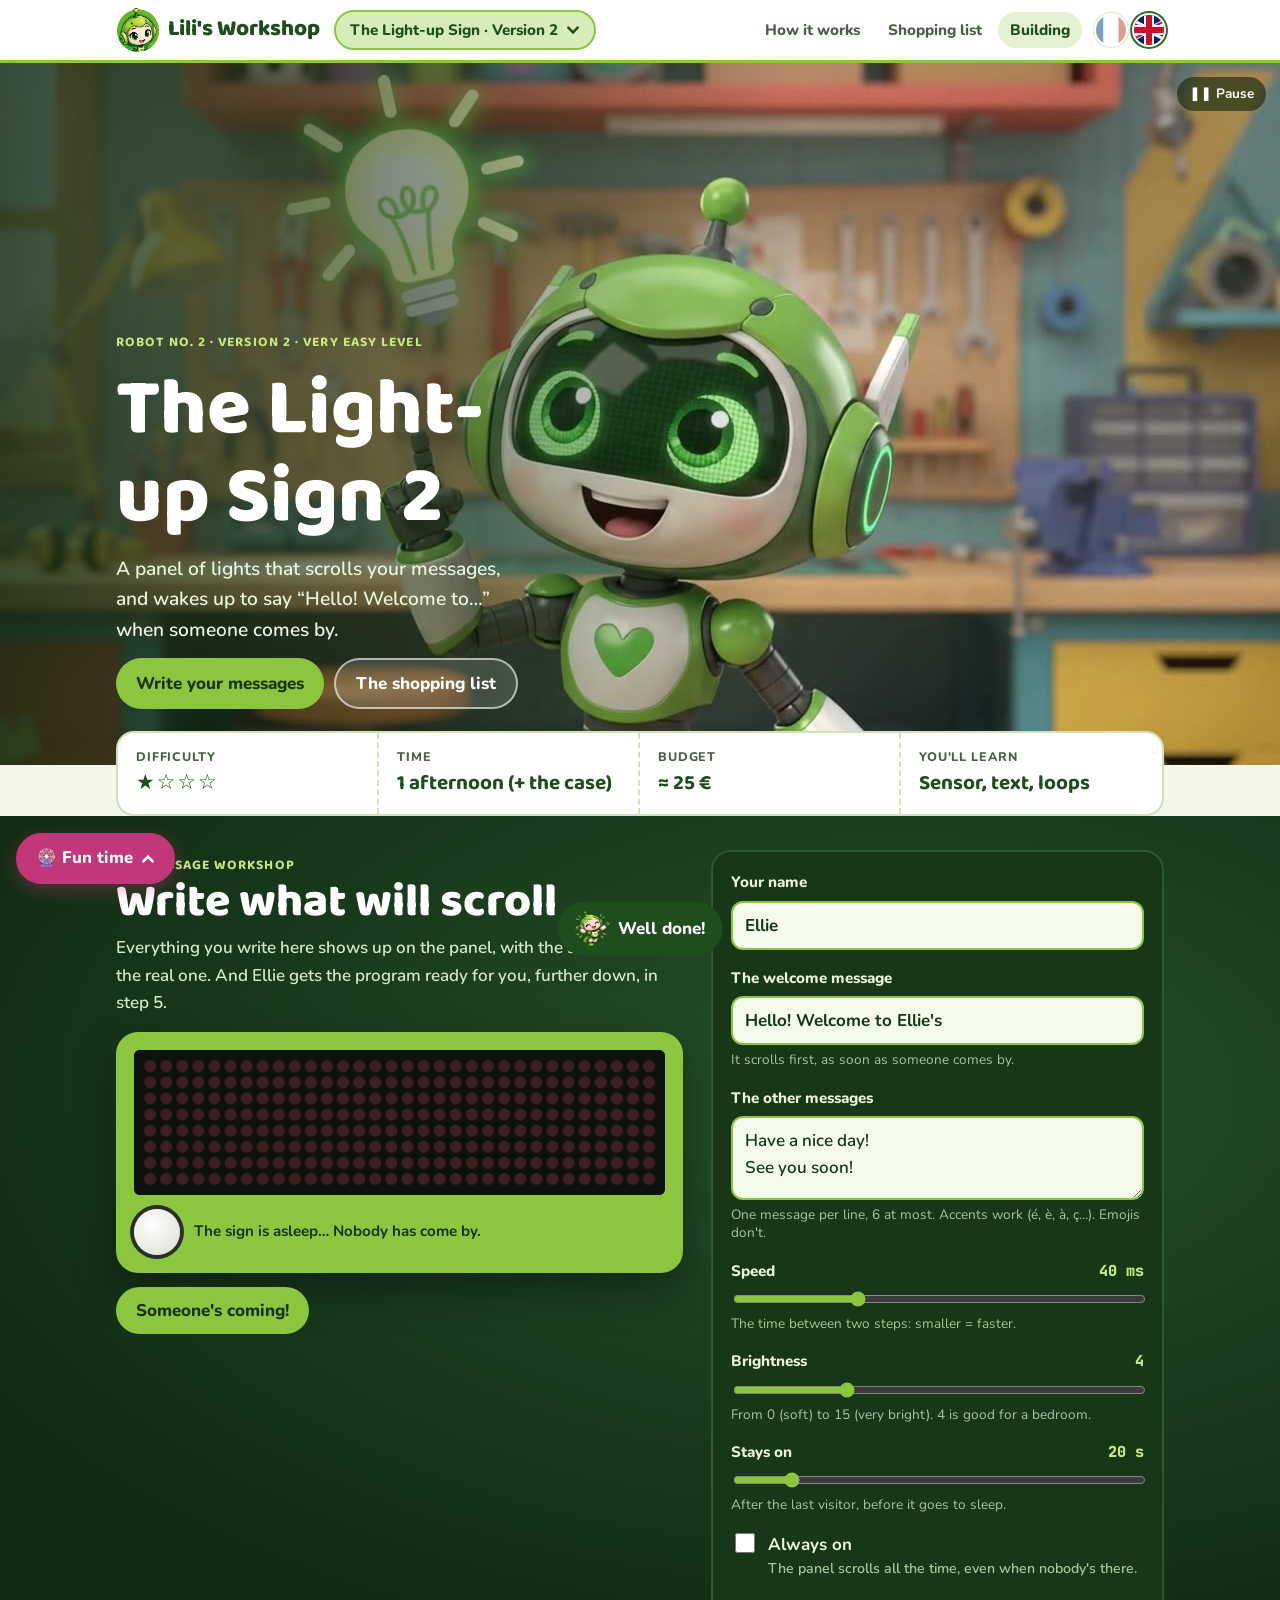
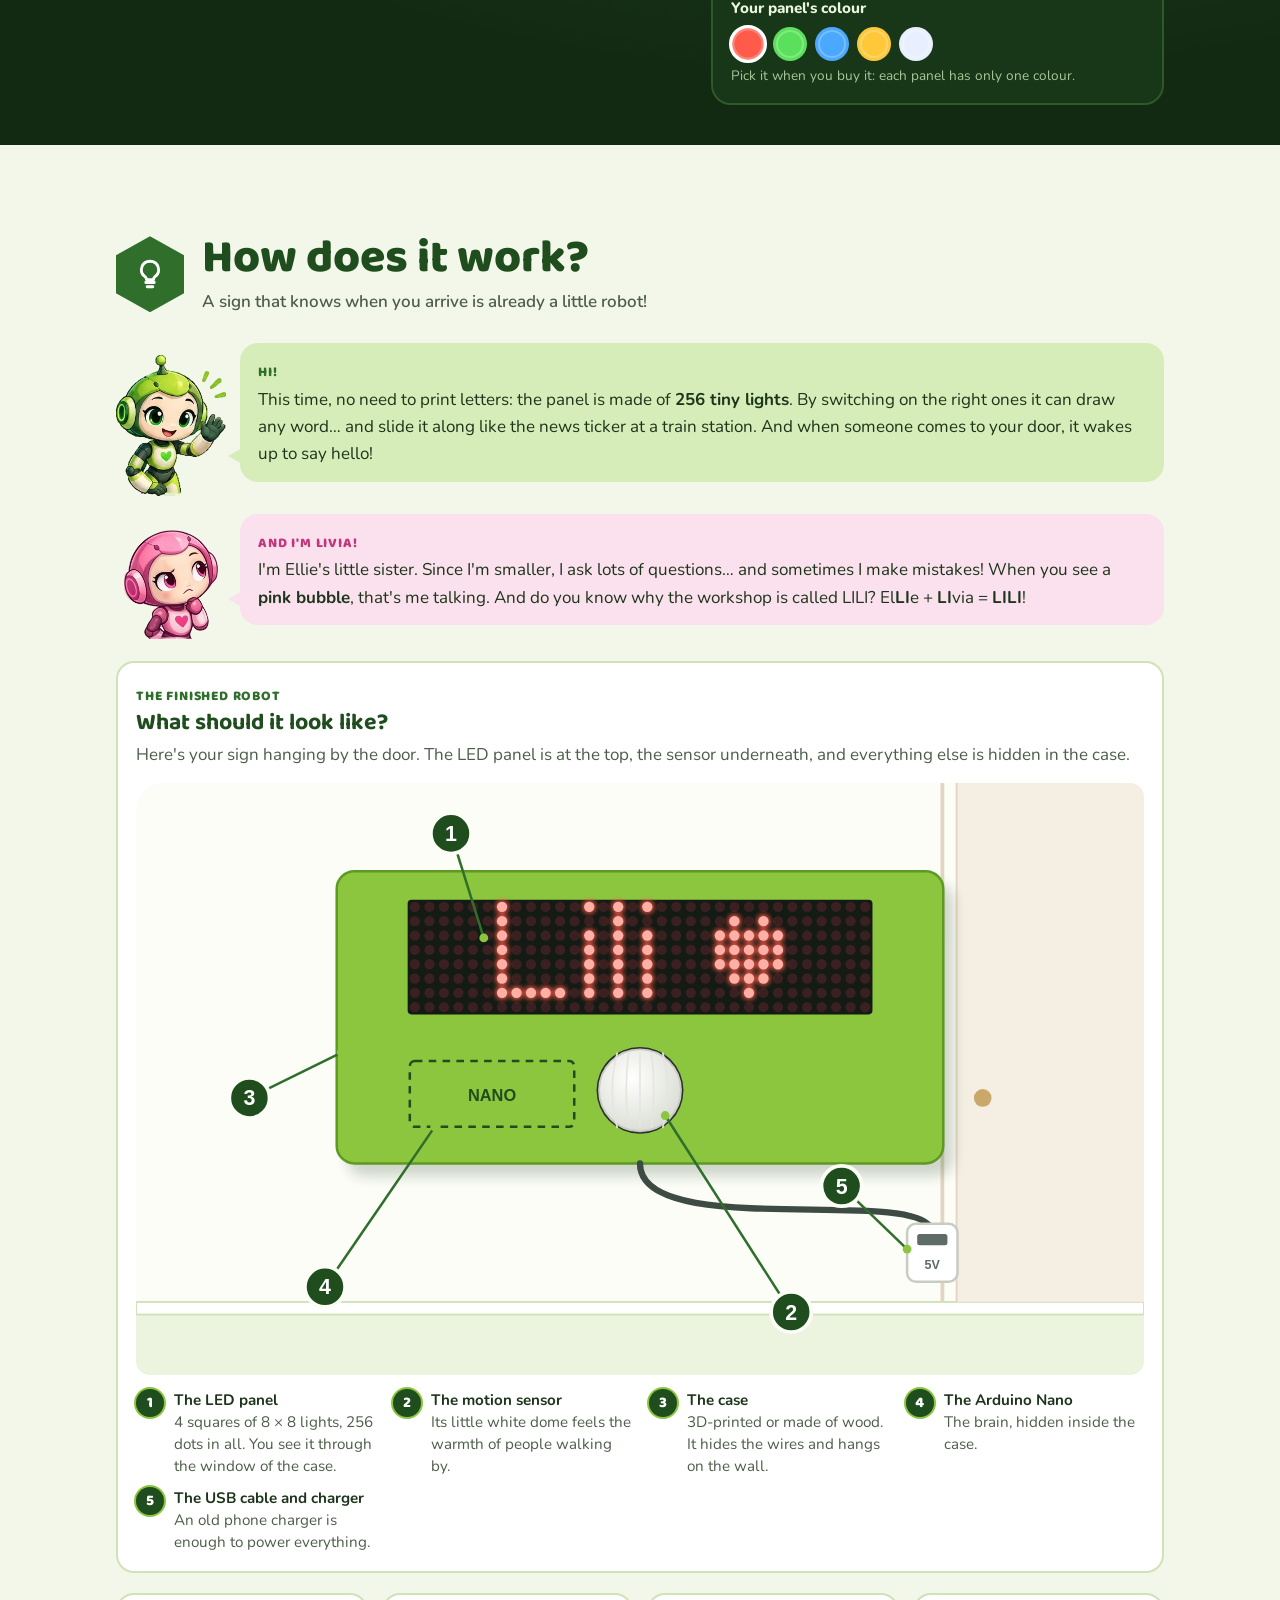
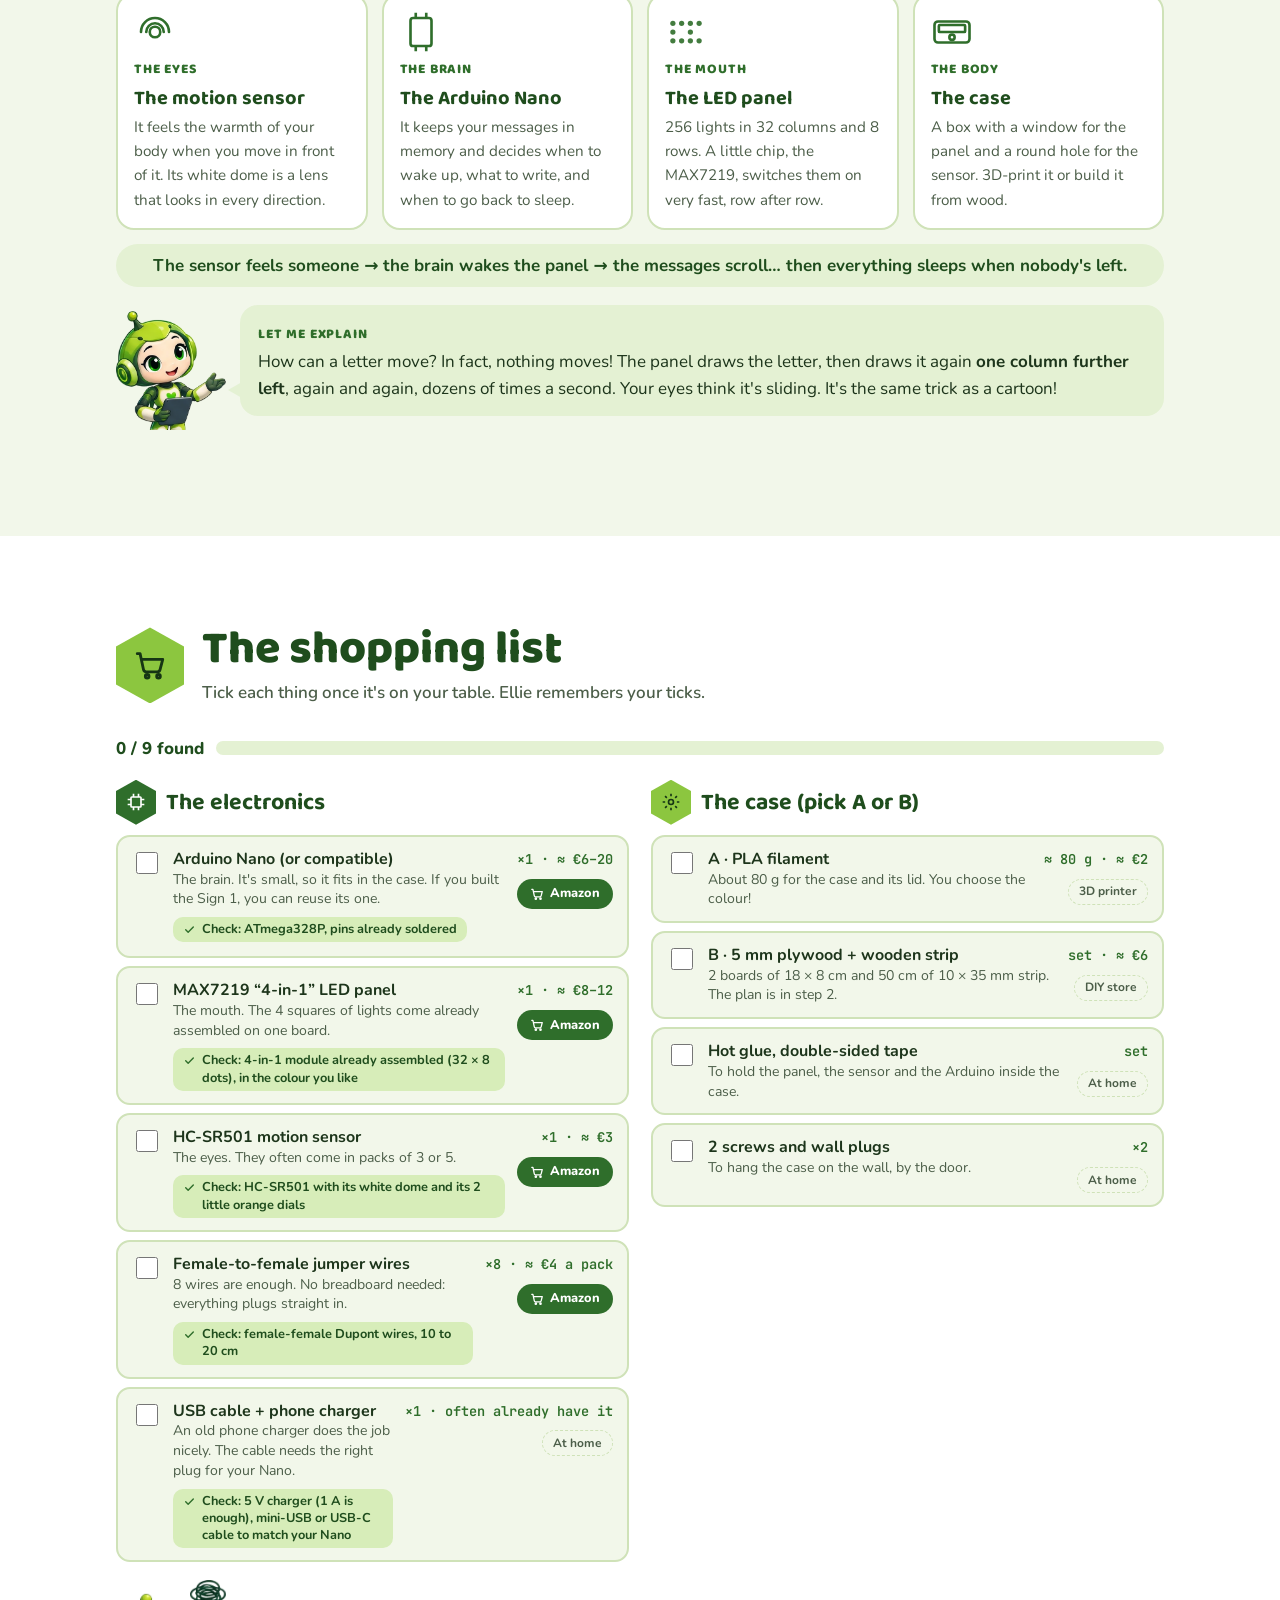
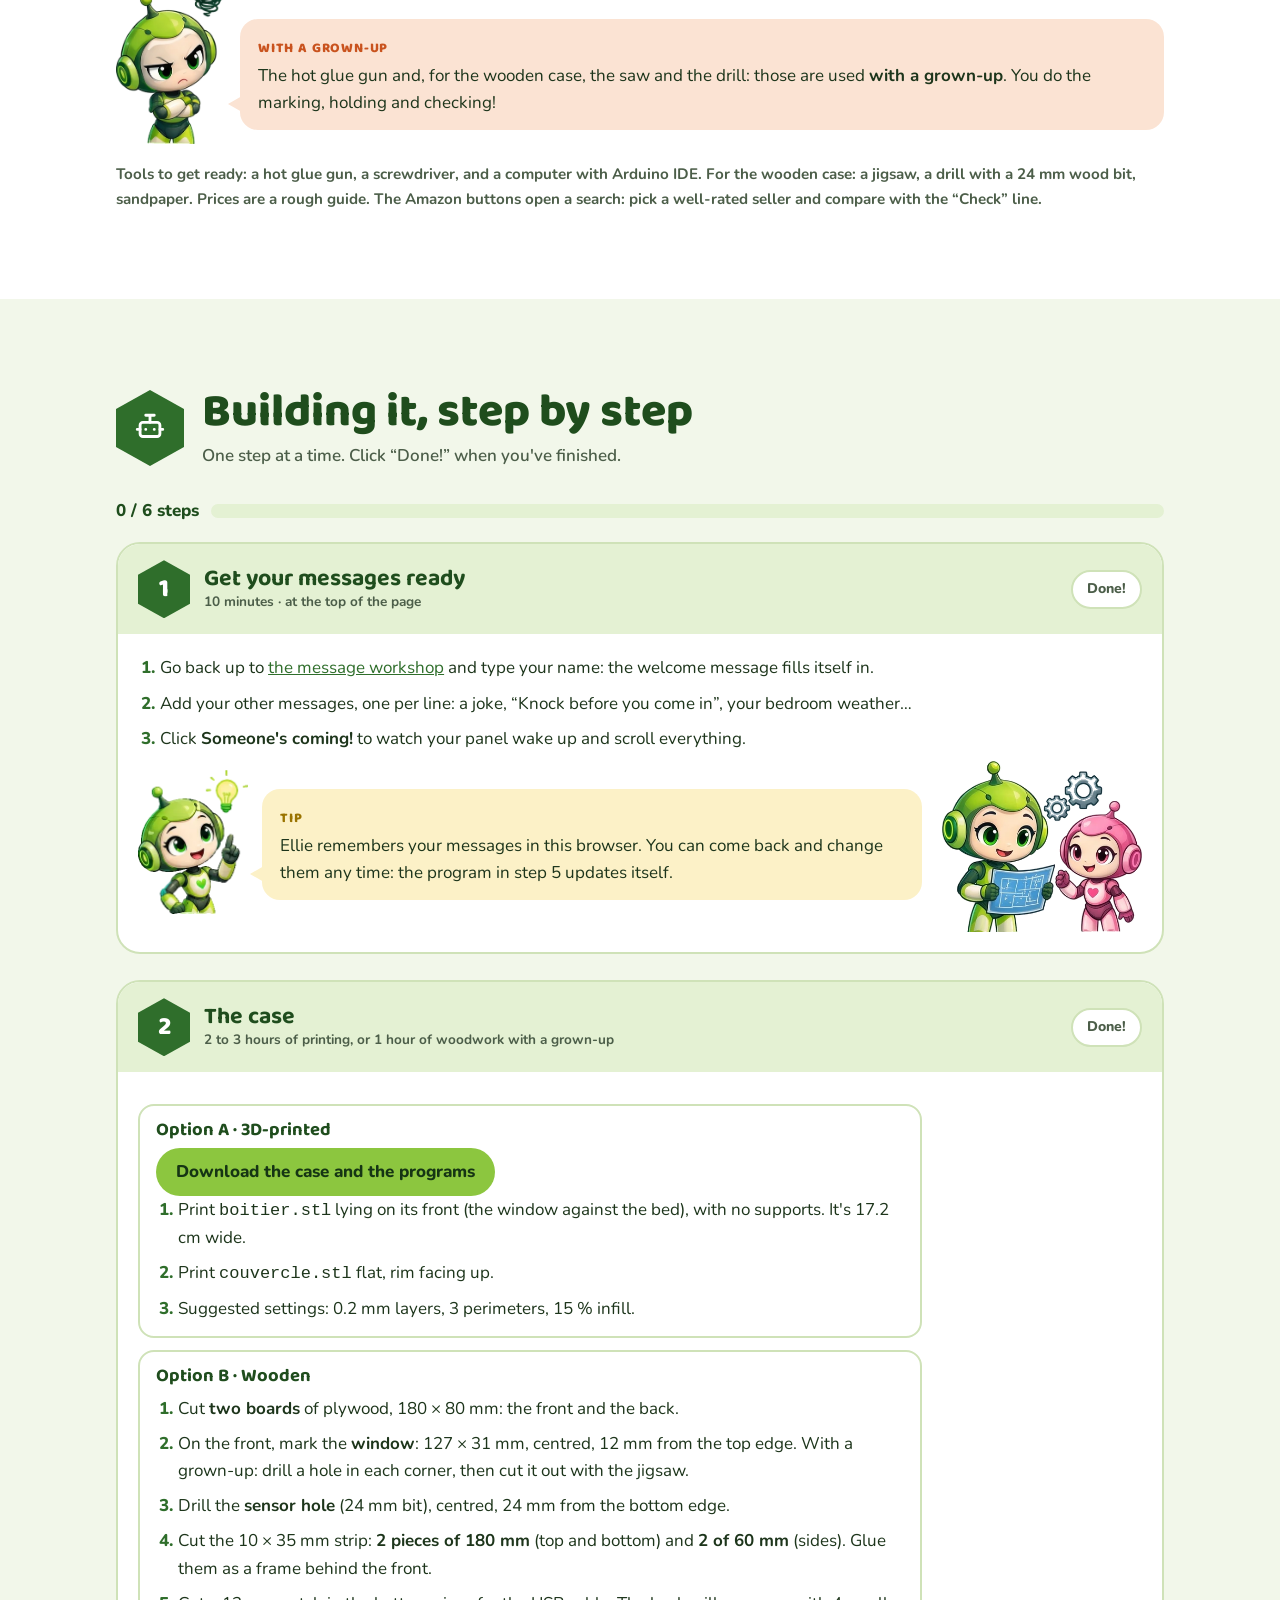
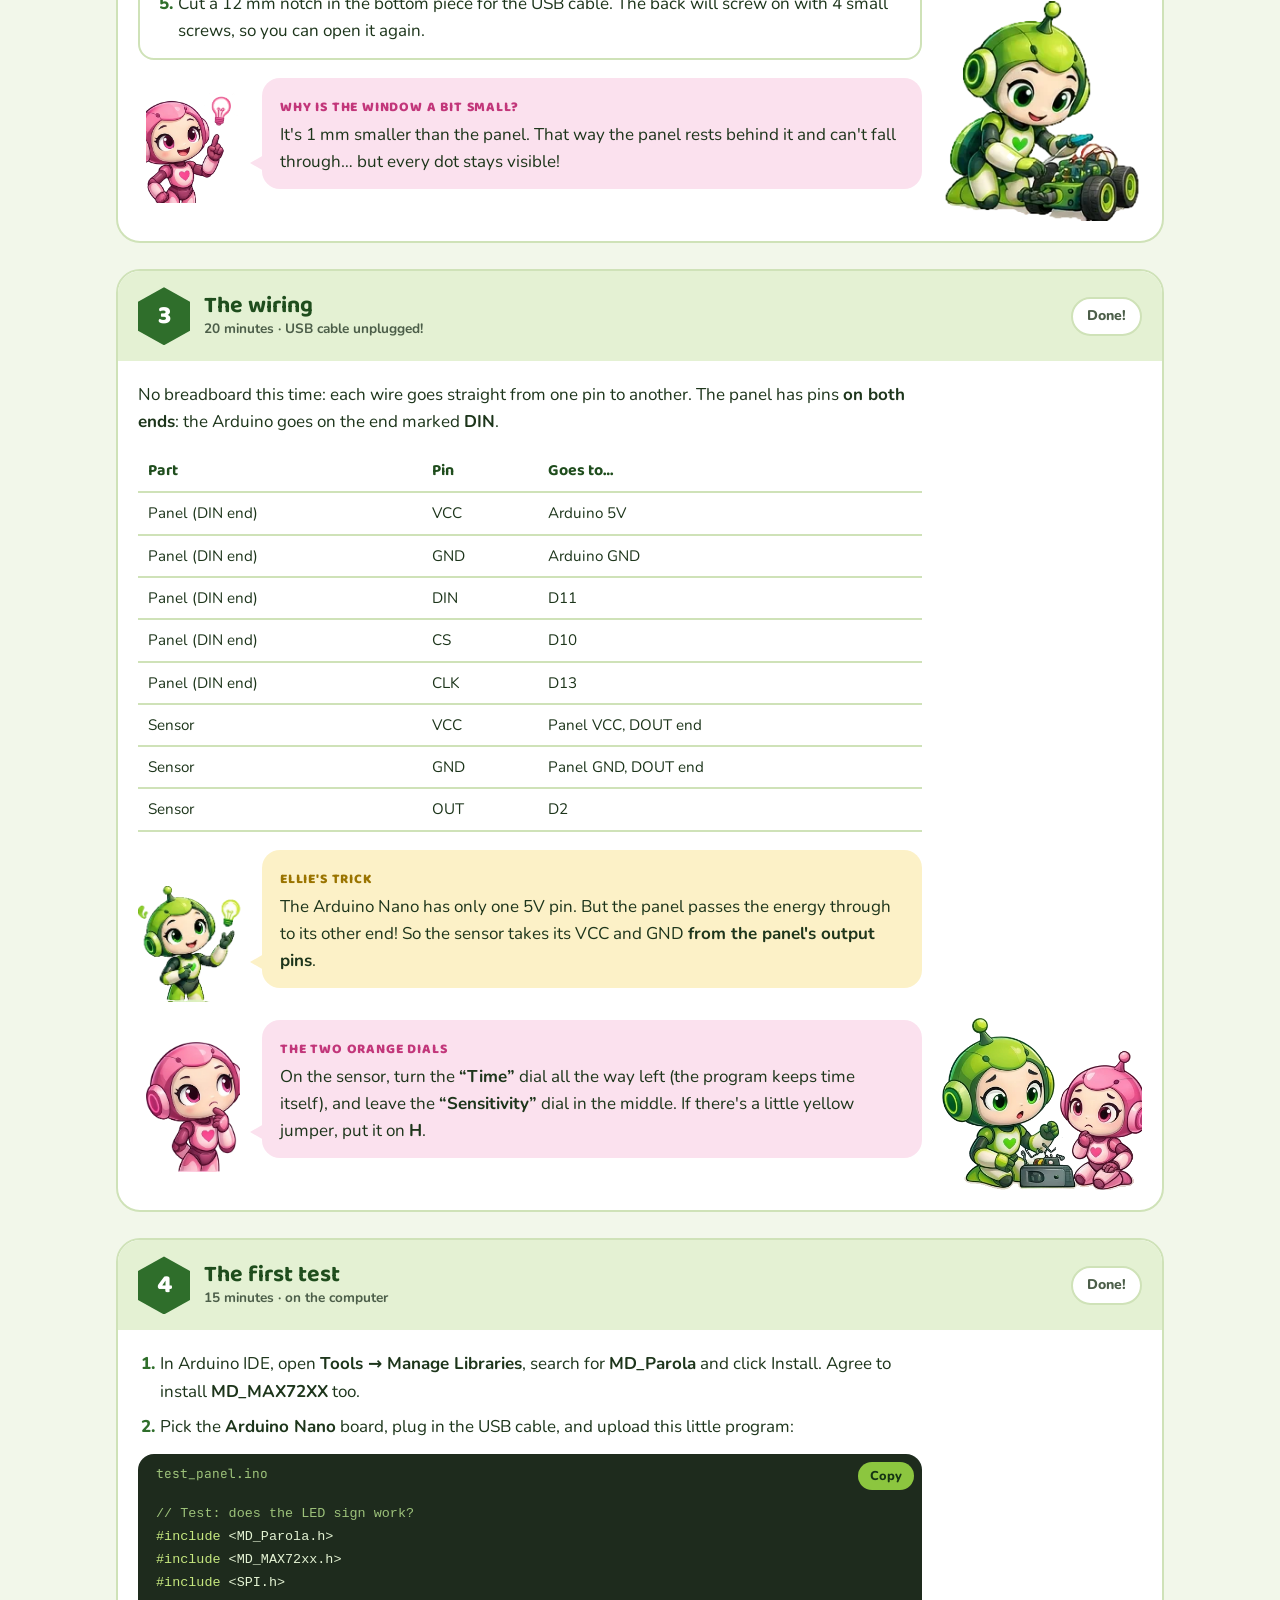
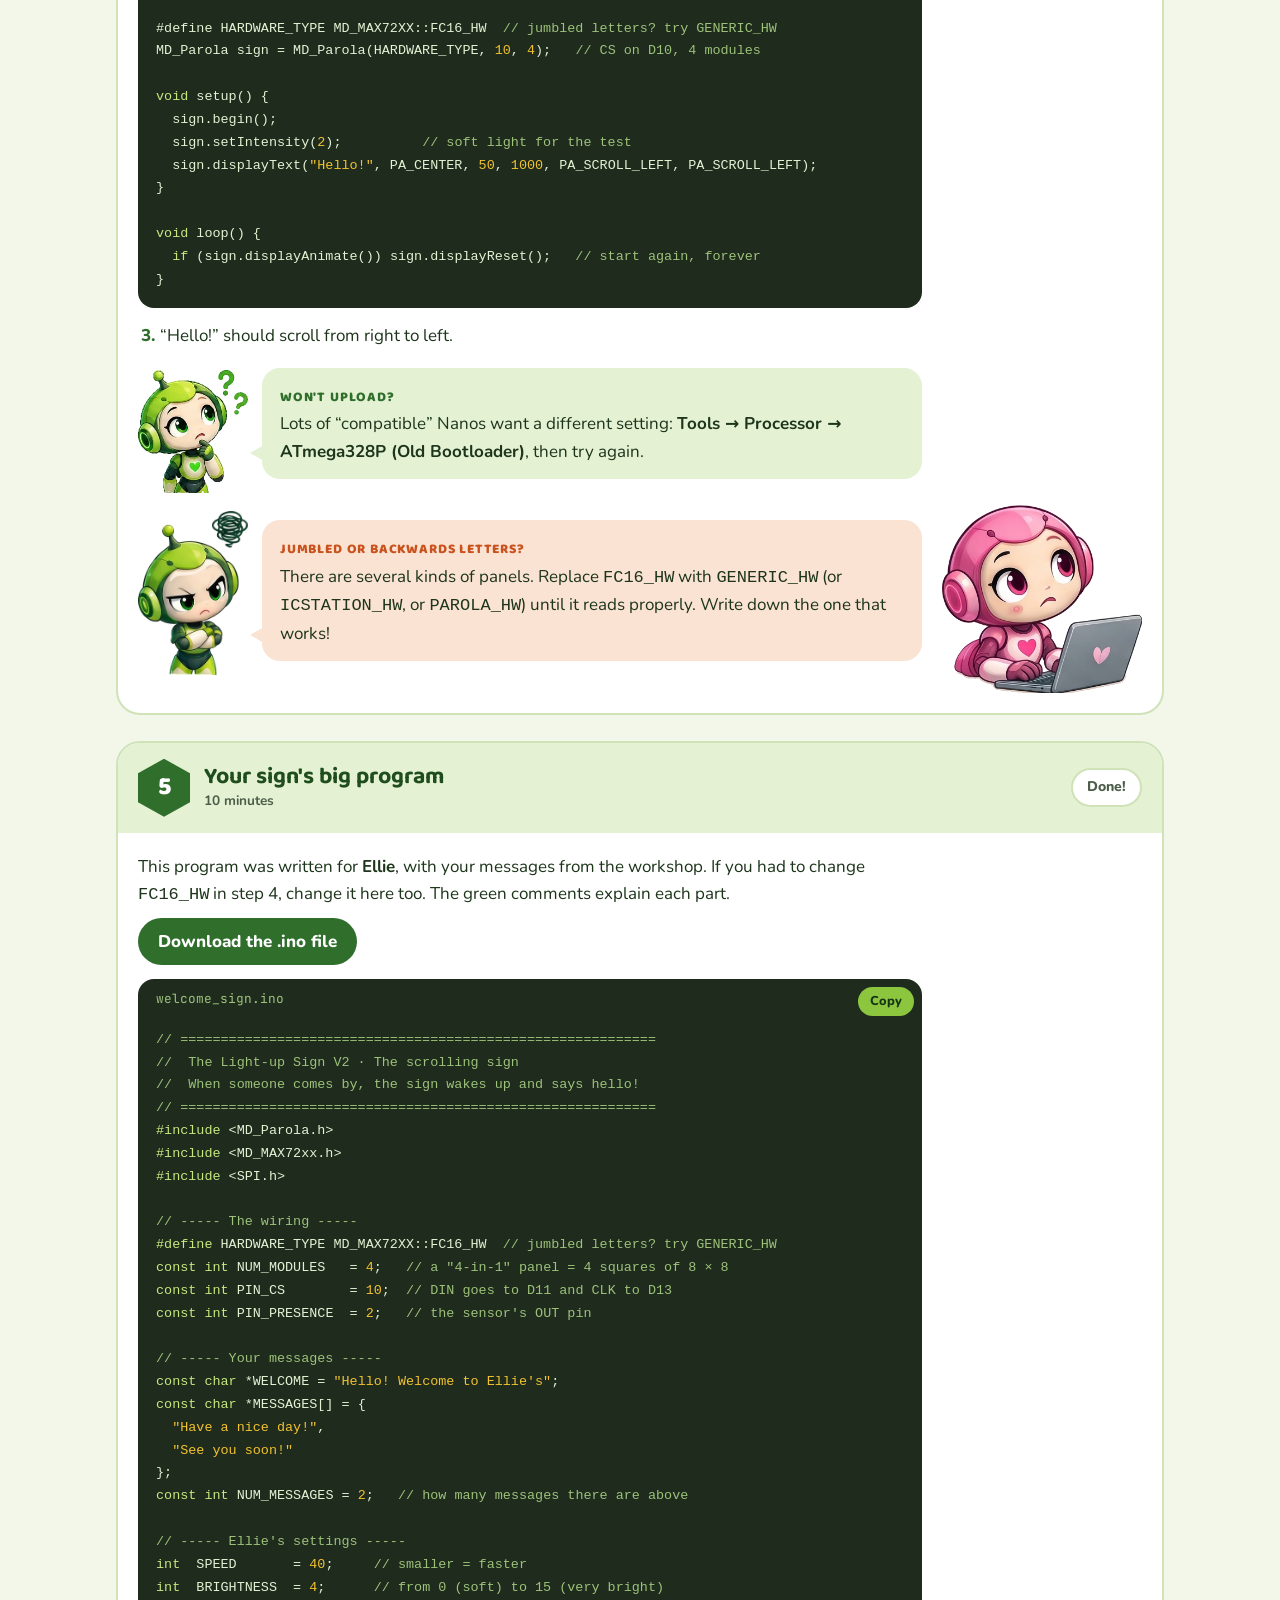
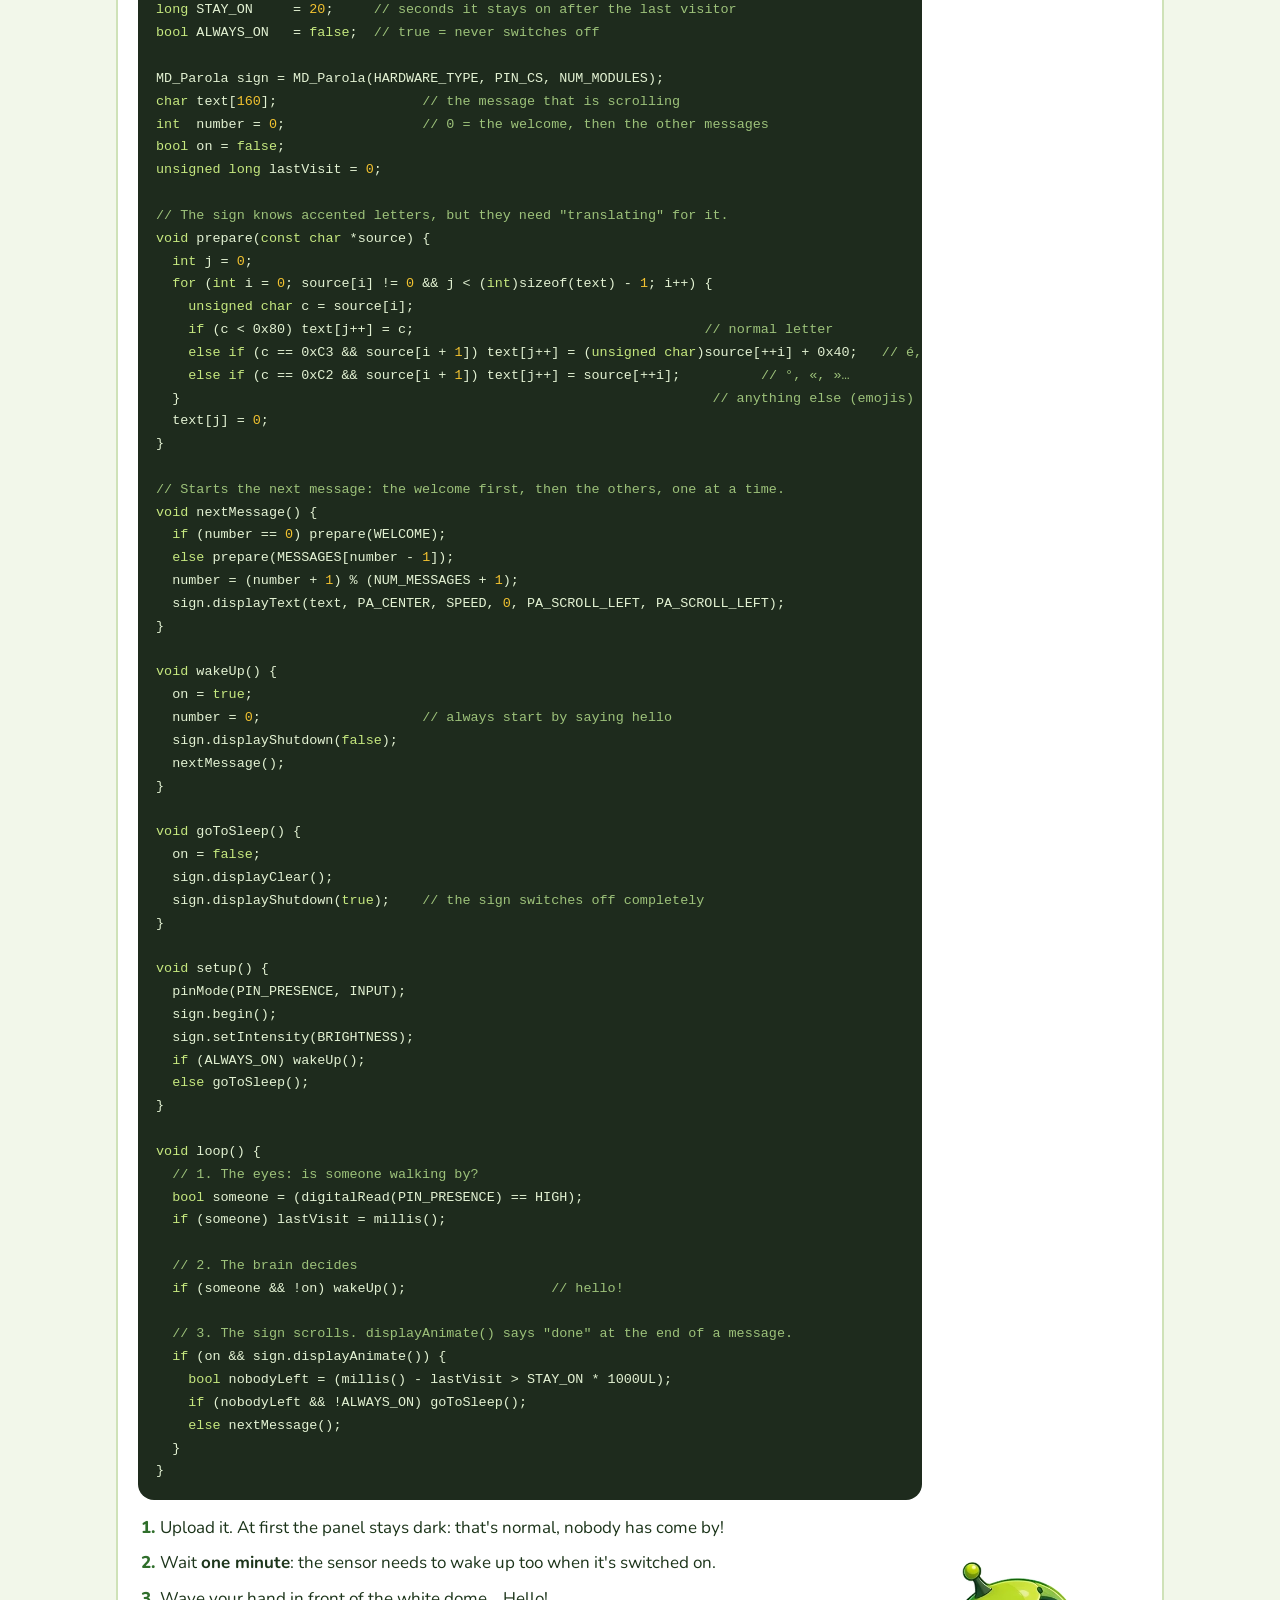
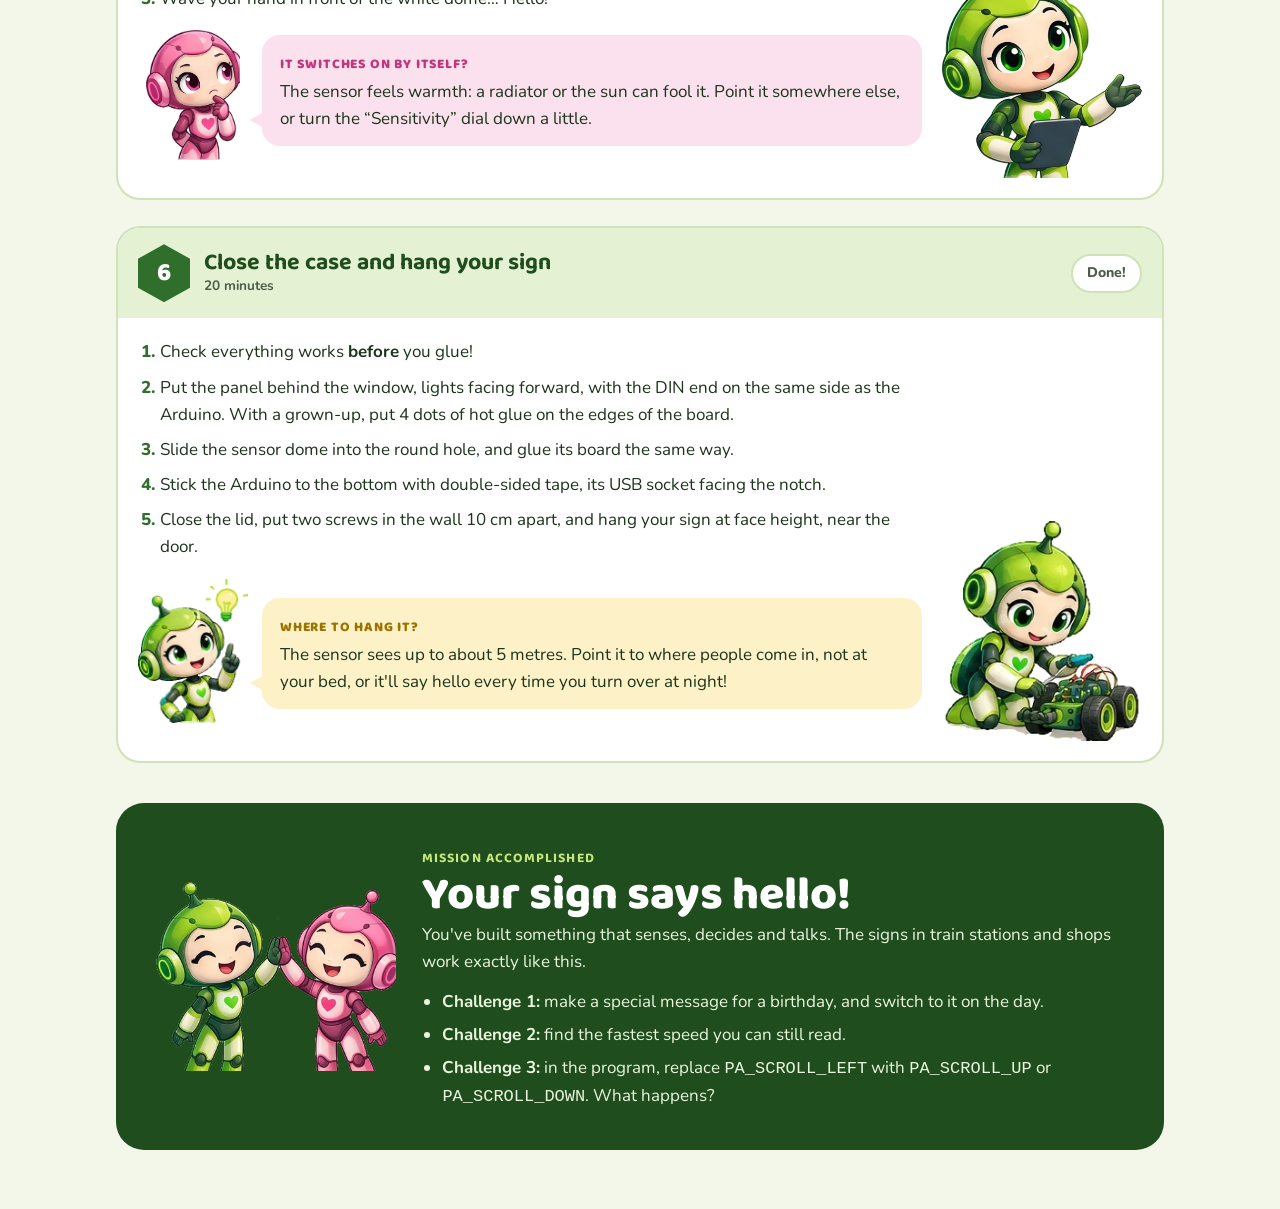
<file: en/panneau.html>
<!doctype html>
<html lang="en">
<head>
<meta charset="utf-8">
<meta name="viewport" content="width=device-width, initial-scale=1, viewport-fit=cover">
<title>The Light-up Sign 2 · Lili's Workshop</title>
<meta name="description" content="Version 2 of the Light-up Sign, from Lili's Workshop: an LED panel that scrolls your messages and says hello when someone comes by.">
<link rel="icon" href="../assets/lili-avatar.webp" type="image/webp">
<link rel="alternate" hreflang="fr" href="../panneau.html">
<link rel="preconnect" href="https://fonts.googleapis.com">
<link rel="preconnect" href="https://fonts.gstatic.com" crossorigin>
<link rel="stylesheet" href="https://fonts.googleapis.com/css2?family=Baloo+2:wght@500;700;800&family=Nunito:wght@400;600;700;800&family=JetBrains+Mono:wght@400;600&display=swap">
<link rel="stylesheet" href="../assets/atelier.css?v=6">
<style>:root{color-scheme:light;padding-top:env(safe-area-inset-top,0px);padding-bottom:env(safe-area-inset-bottom,0px)}body{margin:0}img{max-width:100%}[hidden]{display:none!important}</style>
</head>
<body>
<header class="topbar">
  <div class="wrap">
    <a class="brand" href="#top"><img src="../assets/lili-avatar.webp" alt="">Lili's Workshop</a>
    <div class="picker">
      <button class="picker-btn" id="pickerBtn" aria-expanded="false" aria-controls="pickerMenu">The Light-up Sign · Version 2<svg viewBox="0 0 12 12" fill="none" stroke="currentColor" stroke-width="2.2" stroke-linecap="round"><path d="M2 4l4 4 4-4"/></svg>
      </button>
      <div class="picker-menu" id="pickerMenu" hidden>
        <a class="robot-opt" href="index.html">
          <span class="ico"><svg viewBox="0 0 48 48" width="40"><circle cx="24" cy="16" r="7" fill="#F4F4F0" stroke="#2F6E2B" stroke-width="2"/><rect x="4" y="25" width="40" height="5" rx="2.5" fill="#8CC63F" transform="rotate(-8 24 27)"/><path d="M24 30v12M16 42h16" stroke="#2F6E2B" stroke-width="3" stroke-linecap="round"/></svg></span>
          <span><b>The Balancer · Version 1</b><small>A ping-pong ball balanced on a rail</small></span>
        </a>
        <a class="robot-opt" href="plateau.html">
          <span class="ico"><svg viewBox="0 0 48 48" width="40"><circle cx="24" cy="10" r="5" fill="#F4F4F0" stroke="#2F6E2B" stroke-width="2"/><ellipse cx="24" cy="19" rx="19" ry="4.5" fill="#8CC63F" stroke="#2F6E2B" stroke-width="2" transform="rotate(-6 24 19)"/><path d="M11 23l-3 17M24 24v16M37 21l3 19M5 41h38" stroke="#2F6E2B" stroke-width="3" stroke-linecap="round"/></svg></span>
          <span><b>The Balancer · Version 2</b><small>A ball on a plate, 3 motors · expert level</small></span>
        </a>
        <a class="robot-opt" href="enseigne.html">
          <span class="ico"><svg viewBox="0 0 48 48" width="40"><rect x="4" y="12" width="40" height="24" rx="5" fill="#1F4D1D"/><text x="24" y="30" text-anchor="middle" font-family="Baloo 2, sans-serif" font-weight="800" font-size="15" fill="#C6E87F">ABC</text></svg></span>
          <span><b>The Light-up Sign · Version 1</b><small>Your name in 3D-printed letters that glow</small></span>
        </a>
        <a class="robot-opt is-current" href="#top">
          <span class="ico"><svg viewBox="0 0 48 48" width="40"><rect x="4" y="12" width="40" height="24" rx="5" fill="#1F4D1D"/><text x="24" y="30" text-anchor="middle" font-family="Baloo 2, sans-serif" font-weight="800" font-size="15" fill="#C6E87F">ABC</text></svg></span>
          <span><b>The Light-up Sign · Version 2</b><small>Your messages scrolling · very easy</small></span>
        </a>
        <a class="robot-opt" href="rouleur.html">
          <span class="ico"><svg viewBox="0 0 48 48" width="40"><rect x="8" y="16" width="32" height="16" rx="5" fill="#8CC63F" stroke="#1F4D1D" stroke-width="2"/><rect x="18" y="9" width="12" height="7" rx="2" fill="#3D7DD8"/><circle cx="14" cy="34" r="6" fill="#1F4D1D"/><circle cx="34" cy="34" r="6" fill="#1F4D1D"/></svg></span>
          <span><b>The Roller</b><small>It drives and avoids obstacles by itself</small></span>
        </a>
        <span class="robot-opt locked" aria-disabled="true">
          <span class="ico"><svg viewBox="0 0 48 48" width="34"><rect x="10" y="20" width="28" height="22" rx="5" fill="none" stroke="currentColor" stroke-width="3"/><path d="M16 20v-6a8 8 0 0116 0v6" fill="none" stroke="currentColor" stroke-width="3"/></svg></span>
          <span><b>Mystery</b><small>Unlocks once you've finished the Roller</small></span>
        </span>
      </div>
    </div>
    <nav class="navlinks" aria-label="Chapters">
      <a href="#comprendre">How it works</a>
      <a href="#courses">Shopping list</a>
      <a href="#montage">Building</a>
    </nav>
    <nav class="lang" aria-label="Language"><a href="../panneau.html" lang="fr" hreflang="fr" title="Français" aria-label="Français"><svg viewBox="0 0 3 2" preserveAspectRatio="xMidYMid slice" aria-hidden="true"><rect width="1" height="2" fill="#0055A4"/><rect x="1" width="1" height="2" fill="#FFFFFF"/><rect x="2" width="1" height="2" fill="#EF4135"/></svg></a><a href="panneau.html" lang="en" hreflang="en" title="English" aria-label="English" aria-current="true"><svg viewBox="0 0 60 30" preserveAspectRatio="xMidYMid slice" aria-hidden="true"><clipPath id="ukT"><path d="M30,15h30v15zv15h-30zh-30v-15zv-15h30z"/></clipPath><rect width="60" height="30" fill="#012169"/><path d="M0,0L60,30M60,0L0,30" stroke="#FFFFFF" stroke-width="6"/><path d="M0,0L60,30M60,0L0,30" clip-path="url(#ukT)" stroke="#C8102E" stroke-width="4"/><path d="M30,0v30M0,15h60" stroke="#FFFFFF" stroke-width="10"/><path d="M30,0v30M0,15h60" stroke="#C8102E" stroke-width="6"/></svg></a></nav>
  </div>
</header>

<main id="top">
  <div class="hero">
    <video id="heroVideo" src="../assets/banner.mp4?v=4" poster="../assets/banner-poster.jpg" autoplay muted loop playsinline aria-label="Ellie building a robot in her workshop"></video>
    <button class="vid-toggle" id="vidToggle" type="button">❚❚ Pause</button>
    <div class="hero-text">
      <div class="wrap">
        <span class="eyebrow">Robot no. 2 · Version 2 · Very easy level</span>
        <h1>The Light-up Sign 2</h1>
        <p class="lead">A panel of lights that scrolls your messages, and wakes up to say “Hello! Welcome to…” when someone comes by.</p>
        <div class="hero-cta">
          <a class="btn btn-lime" href="#atelier">Write your messages</a>
          <a class="btn btn-ghost" href="#courses">The shopping list</a>
        </div>
      </div>
    </div>
  </div>

  <div class="wrap">
    <div class="facts">
      <div><span>Difficulty</span><b class="stars">★☆☆☆</b></div>
      <div><span>Time</span><b>1 afternoon (+ the case)</b></div>
      <div><span>Budget</span><b>≈ 25 €</b></div>
      <div><span>You'll learn</span><b>Sensor, text, loops</b></div>
    </div>
  </div>

  <!-- ===================== L'ATELIER DES MESSAGES ===================== -->
  <section class="pstudio" id="atelier">
    <div class="wrap">
      <div>
        <span class="eyebrow">The message workshop</span>
        <h2>Write what will scroll</h2>
        <p class="lead">Everything you write here shows up on the panel, with the same letters as the real one. And Ellie gets the program ready for you, further down, in step 5.</p>
        <div class="led-box">
          <canvas id="ledView" width="660" height="180" aria-label="LED panel preview"></canvas>
          <div class="led-under"><span class="led-pir" aria-hidden="true"></span><p class="led-state" id="pState" role="status"></p></div>
        </div>
        <button class="btn btn-lime btn-visit" id="pVisit" type="button">Someone's coming!</button>
      </div>
      <div class="ppanel">
        <div class="pfield"><label for="pName">Your name</label><input id="pName" type="text" maxlength="16" autocomplete="off" spellcheck="false"></div>
        <div class="pfield"><label for="pWelcome">The welcome message</label><input id="pWelcome" type="text" maxlength="60" autocomplete="off"><small>It scrolls first, as soon as someone comes by.</small></div>
        <div class="pfield"><label for="pMessages">The other messages</label><textarea id="pMessages" maxlength="400"></textarea><small>One message per line, 6 at most. Accents work (é, è, à, ç…). Emojis don't.</small></div>
        <div class="pfield"><label for="pSpeed">Speed <output id="pSpeedOut"></output></label><input id="pSpeed" type="range" min="15" max="100" step="5"><small>The time between two steps: smaller = faster.</small></div>
        <div class="pfield"><label for="pLight">Brightness <output id="pLightOut"></output></label><input id="pLight" type="range" min="0" max="15" step="1"><small>From 0 (soft) to 15 (very bright). 4 is good for a bedroom.</small></div>
        <div class="pfield"><label for="pStay">Stays on <output id="pStayOut"></output></label><input id="pStay" type="range" min="5" max="120" step="5"><small>After the last visitor, before it goes to sleep.</small></div>
        <label class="pcheck"><input type="checkbox" id="pAlways"><span>Always on<small>The panel scrolls all the time, even when nobody's there.</small></span></label>
        <div class="pfield"><span class="lbl">Your panel's colour</span><div class="pswatches" id="pColors"><button type="button" data-c="red" style="background:#FF5A4A" aria-label="Red" title="Red" aria-pressed="false"></button><button type="button" data-c="green" style="background:#5BE05B" aria-label="Green" title="Green" aria-pressed="false"></button><button type="button" data-c="blue" style="background:#4AA8FF" aria-label="Blue" title="Blue" aria-pressed="false"></button><button type="button" data-c="yellow" style="background:#FFC83A" aria-label="Yellow" title="Yellow" aria-pressed="false"></button><button type="button" data-c="white" style="background:#E8F0FF" aria-label="White" title="White" aria-pressed="false"></button></div><small>Pick it when you buy it: each panel has only one colour.</small></div>
      </div>
    </div>
  </section>

  <!-- ===================== COMPRENDRE ===================== -->
  <section class="chap" id="comprendre">
    <div class="wrap">
      <div class="chap-head">
        <div class="hex"><svg viewBox="0 0 24 24" fill="none" stroke="currentColor" stroke-width="2" stroke-linecap="round" stroke-linejoin="round"><path d="M9 18h6M10 21h4M12 3a6 6 0 00-3.5 10.9c.6.5 1 1.2 1 2.1h5c0-.9.4-1.6 1-2.1A6 6 0 0012 3z"/></svg></div>
        <div><h2>How does it work?</h2><p>A sign that knows when you arrive is already a little robot!</p></div>
      </div>

      <div class="lili"><img src="../assets/lili-coucou.webp" alt="Ellie waving"><div class="bubble"><span class="tag">Hi!</span><p>This time, no need to print letters: the panel is made of <strong>256 tiny lights</strong>. By switching on the right ones it can draw any word… and slide it along like the news ticker at a train station. And when someone comes to your door, it wakes up to say hello!</p></div></div>
      <div class="lili livia"><img src="../assets/livia-petite.webp" alt="Livia, Ellie's little sister"><div class="bubble"><span class="tag">And I'm Livia!</span><p>I'm Ellie's little sister. Since I'm smaller, I ask lots of questions… and sometimes I make mistakes! When you see a <strong>pink bubble</strong>, that's me talking. And do you know why the workshop is called LILI? El<strong>LI</strong>e + <strong>LI</strong>via = <strong>LILI</strong>!</p></div></div>

      <figure class="look" id="apercu">
        <div class="look-head"><span class="role">The finished robot</span><h3>What should it look like?</h3><p>Here's your sign hanging by the door. The LED panel is at the top, the sensor underneath, and everything else is hidden in the case.</p></div>
        <a class="look-pic" href="../assets/look-panneau.svg" target="_blank" rel="noopener" title="Open the picture full size"><img src="../assets/look-panneau.svg" alt="The finished sign: a green case with the LED panel at the top, the white sensor dome underneath, and a USB cable to a charger" width="800" height="470" loading="lazy"></a>
        <p class="look-zoom">Tap the picture to see it bigger.</p>
        <ol class="look-key">
          <li><span><b>The LED panel</b>4 squares of 8 × 8 lights, 256 dots in all. You see it through the window of the case.</span></li>
          <li><span><b>The motion sensor</b>Its little white dome feels the warmth of people walking by.</span></li>
          <li><span><b>The case</b>3D-printed or made of wood. It hides the wires and hangs on the wall.</span></li>
          <li><span><b>The Arduino Nano</b>The brain, hidden inside the case.</span></li>
          <li><span><b>The USB cable and charger</b>An old phone charger is enough to power everything.</span></li>
        </ol>
      </figure>

      <div class="how">
        <div class="how-card">
          <svg viewBox="0 0 48 48" fill="none" stroke="currentColor" stroke-width="3" stroke-linecap="round"><circle cx="24" cy="24" r="6"/><path d="M8 24a16 16 0 0132 0M14 24a10 10 0 0120 0"/></svg>
          <span class="role">The eyes</span><h3>The motion sensor</h3>
          <p>It feels the warmth of your body when you move in front of it. Its white dome is a lens that looks in every direction.</p>
        </div>
        <div class="how-card">
          <svg viewBox="0 0 48 48" fill="none" stroke="currentColor" stroke-width="3" stroke-linejoin="round"><rect x="12" y="8" width="24" height="32" rx="3"/><path d="M18 2v6M30 2v6M18 40v6M30 40v6"/></svg>
          <span class="role">The brain</span><h3>The Arduino Nano</h3>
          <p>It keeps your messages in memory and decides when to wake up, what to write, and when to go back to sleep.</p>
        </div>
        <div class="how-card">
          <svg viewBox="0 0 48 48" fill="currentColor"><g opacity=".9"><circle cx="9" cy="14" r="3"/><circle cx="19" cy="14" r="3"/><circle cx="29" cy="14" r="3"/><circle cx="39" cy="14" r="3"/><circle cx="9" cy="24" r="3"/><circle cx="29" cy="24" r="3"/><circle cx="9" cy="34" r="3"/><circle cx="19" cy="34" r="3"/><circle cx="29" cy="34" r="3"/><circle cx="39" cy="34" r="3"/></g></svg>
          <span class="role">The mouth</span><h3>The LED panel</h3>
          <p>256 lights in 32 columns and 8 rows. A little chip, the MAX7219, switches them on very fast, row after row.</p>
        </div>
        <div class="how-card">
          <svg viewBox="0 0 48 48" fill="none" stroke="currentColor" stroke-width="3" stroke-linejoin="round"><rect x="4" y="12" width="40" height="24" rx="4"/><rect x="9" y="16" width="30" height="8" rx="1"/><circle cx="24" cy="30" r="3"/></svg>
          <span class="role">The body</span><h3>The case</h3>
          <p>A box with a window for the panel and a round hole for the sensor. 3D-print it or build it from wood.</p>
        </div>
      </div>
      <p class="loop-line">The sensor feels someone → the brain wakes the panel → the messages scroll… then everything sleeps when nobody's left.</p>

      <div class="lili ask"><img src="../assets/lili-explique.webp" alt="Ellie explaining with a tablet"><div class="bubble"><span class="tag">Let me explain</span><p>How can a letter move? In fact, nothing moves! The panel draws the letter, then draws it again <strong>one column further left</strong>, again and again, dozens of times a second. Your eyes think it's sliding. It's the same trick as a cartoon!</p></div></div>
    </div>
  </section>

  <!-- ===================== COURSES ===================== -->
  <section class="chap chap-alt" id="courses">
    <div class="wrap">
      <div class="chap-head">
        <div class="hex lime"><svg viewBox="0 0 24 24" fill="none" stroke="currentColor" stroke-width="2" stroke-linecap="round" stroke-linejoin="round"><path d="M3 4h2l2.4 11.2a2 2 0 002 1.6h7.7a2 2 0 002-1.5L21 8H6"/><circle cx="10" cy="20" r="1.3"/><circle cx="18" cy="20" r="1.3"/></svg></div>
        <div><h2>The shopping list</h2><p>Tick each thing once it's on your table. Ellie remembers your ticks.</p></div>
      </div>
      <div class="progress"><span id="shopCount">0 / 0</span><div class="bar"><i id="shopBar"></i></div></div>
      <div class="shop">
        <div class="shop-group">
          <h3><span class="hex"><svg viewBox="0 0 24 24" fill="none" stroke="currentColor" stroke-width="2"><rect x="6" y="6" width="12" height="12" rx="1"/><path d="M9 2v4M15 2v4M9 18v4M15 18v4M2 9h4M2 15h4M18 9h4M18 15h4"/></svg></span>The electronics</h3>
          <ul class="items">
            <li><label class="item"><input type="checkbox" data-k="nano"><span><b>Arduino Nano (or compatible)</b><small>The brain. It's small, so it fits in the case. If you built the Sign 1, you can reuse its one.</small><span class="spec"><svg viewBox="0 0 24 24" width="13" height="13" fill="none" stroke="currentColor" stroke-width="2.6" stroke-linecap="round" stroke-linejoin="round" aria-hidden="true"><path d="M5 12.5l4.5 4.5L19 7.5"/></svg><span><b>Check:</b> ATmega328P, pins already soldered</span></span></span><span class="qty"><span>×1 · ≈ €6–20</span><a class="buy" href="https://www.amazon.com/s?k=Arduino+Nano+ATmega328P+soldered+headers" target="_blank" rel="noopener"><svg viewBox="0 0 24 24" width="14" height="14" fill="none" stroke="currentColor" stroke-width="2.2" stroke-linecap="round" stroke-linejoin="round" aria-hidden="true"><path d="M3 4h2l2.4 11.2a2 2 0 002 1.6h7.7a2 2 0 002-1.5L21 8H6"/><circle cx="10" cy="20" r="1.2"/><circle cx="18" cy="20" r="1.2"/></svg>Amazon</a></span></label></li>
            <li><label class="item"><input type="checkbox" data-k="matrice"><span><b>MAX7219 “4-in-1” LED panel</b><small>The mouth. The 4 squares of lights come already assembled on one board.</small><span class="spec"><svg viewBox="0 0 24 24" width="13" height="13" fill="none" stroke="currentColor" stroke-width="2.6" stroke-linecap="round" stroke-linejoin="round" aria-hidden="true"><path d="M5 12.5l4.5 4.5L19 7.5"/></svg><span><b>Check:</b> 4-in-1 module already assembled (32 × 8 dots), in the colour you like</span></span></span><span class="qty"><span>×1 · ≈ €8–12</span><a class="buy" href="https://www.amazon.com/s?k=MAX7219+4+in+1+dot+matrix+32x8" target="_blank" rel="noopener"><svg viewBox="0 0 24 24" width="14" height="14" fill="none" stroke="currentColor" stroke-width="2.2" stroke-linecap="round" stroke-linejoin="round" aria-hidden="true"><path d="M3 4h2l2.4 11.2a2 2 0 002 1.6h7.7a2 2 0 002-1.5L21 8H6"/><circle cx="10" cy="20" r="1.2"/><circle cx="18" cy="20" r="1.2"/></svg>Amazon</a></span></label></li>
            <li><label class="item"><input type="checkbox" data-k="pir"><span><b>HC-SR501 motion sensor</b><small>The eyes. They often come in packs of 3 or 5.</small><span class="spec"><svg viewBox="0 0 24 24" width="13" height="13" fill="none" stroke="currentColor" stroke-width="2.6" stroke-linecap="round" stroke-linejoin="round" aria-hidden="true"><path d="M5 12.5l4.5 4.5L19 7.5"/></svg><span><b>Check:</b> HC-SR501 with its white dome and its 2 little orange dials</span></span></span><span class="qty"><span>×1 · ≈ €3</span><a class="buy" href="https://www.amazon.com/s?k=HC-SR501+PIR+motion+sensor" target="_blank" rel="noopener"><svg viewBox="0 0 24 24" width="14" height="14" fill="none" stroke="currentColor" stroke-width="2.2" stroke-linecap="round" stroke-linejoin="round" aria-hidden="true"><path d="M3 4h2l2.4 11.2a2 2 0 002 1.6h7.7a2 2 0 002-1.5L21 8H6"/><circle cx="10" cy="20" r="1.2"/><circle cx="18" cy="20" r="1.2"/></svg>Amazon</a></span></label></li>
            <li><label class="item"><input type="checkbox" data-k="fils"><span><b>Female-to-female jumper wires</b><small>8 wires are enough. No breadboard needed: everything plugs straight in.</small><span class="spec"><svg viewBox="0 0 24 24" width="13" height="13" fill="none" stroke="currentColor" stroke-width="2.6" stroke-linecap="round" stroke-linejoin="round" aria-hidden="true"><path d="M5 12.5l4.5 4.5L19 7.5"/></svg><span><b>Check:</b> female-female Dupont wires, 10 to 20 cm</span></span></span><span class="qty"><span>×8 · ≈ €4 a pack</span><a class="buy" href="https://www.amazon.com/s?k=dupont+jumper+wires+female+female" target="_blank" rel="noopener"><svg viewBox="0 0 24 24" width="14" height="14" fill="none" stroke="currentColor" stroke-width="2.2" stroke-linecap="round" stroke-linejoin="round" aria-hidden="true"><path d="M3 4h2l2.4 11.2a2 2 0 002 1.6h7.7a2 2 0 002-1.5L21 8H6"/><circle cx="10" cy="20" r="1.2"/><circle cx="18" cy="20" r="1.2"/></svg>Amazon</a></span></label></li>
            <li><label class="item"><input type="checkbox" data-k="usb"><span><b>USB cable + phone charger</b><small>An old phone charger does the job nicely. The cable needs the right plug for your Nano.</small><span class="spec"><svg viewBox="0 0 24 24" width="13" height="13" fill="none" stroke="currentColor" stroke-width="2.6" stroke-linecap="round" stroke-linejoin="round" aria-hidden="true"><path d="M5 12.5l4.5 4.5L19 7.5"/></svg><span><b>Check:</b> 5 V charger (1 A is enough), mini-USB or USB-C cable to match your Nano</span></span></span><span class="qty"><span>×1 · often already have it</span><span class="store">At home</span></span></label></li>
          </ul>
        </div>
        <div class="shop-group">
          <h3><span class="hex lime"><svg viewBox="0 0 24 24" fill="none" stroke="currentColor" stroke-width="2"><circle cx="12" cy="12" r="3"/><path d="M12 2v3M12 19v3M2 12h3M19 12h3M4.9 4.9l2.1 2.1M17 17l2.1 2.1M19.1 4.9L17 7M7 17l-2.1 2.1"/></svg></span>The case (pick A or B)</h3>
          <ul class="items">
            <li><label class="item"><input type="checkbox" data-k="pla"><span><b>A · PLA filament</b><small>About 80 g for the case and its lid. You choose the colour!</small></span><span class="qty"><span>≈ 80 g · ≈ €2</span><span class="store">3D printer</span></span></label></li>
            <li><label class="item"><input type="checkbox" data-k="bois"><span><b>B · 5 mm plywood + wooden strip</b><small>2 boards of 18 × 8 cm and 50 cm of 10 × 35 mm strip. The plan is in step 2.</small></span><span class="qty"><span>set · ≈ €6</span><span class="store">DIY store</span></span></label></li>
            <li><label class="item"><input type="checkbox" data-k="colle"><span><b>Hot glue, double-sided tape</b><small>To hold the panel, the sensor and the Arduino inside the case.</small></span><span class="qty"><span>set</span><span class="store">At home</span></span></label></li>
            <li><label class="item"><input type="checkbox" data-k="vis"><span><b>2 screws and wall plugs</b><small>To hang the case on the wall, by the door.</small></span><span class="qty"><span>×2</span><span class="store">At home</span></span></label></li>
          </ul>
        </div>
      </div>
      <div class="lili warn"><img src="../assets/lili-pas-contente.webp" alt="Ellie with her arms crossed"><div class="bubble"><span class="tag">With a grown-up</span><p>The hot glue gun and, for the wooden case, the saw and the drill: those are used <strong>with a grown-up</strong>. You do the marking, holding and checking!</p></div></div>
      <p class="total">Tools to get ready: a hot glue gun, a screwdriver, and a computer with <strong>Arduino IDE</strong>. For the wooden case: a jigsaw, a drill with a 24 mm wood bit, sandpaper. Prices are a rough guide. The Amazon buttons open a search: pick a well-rated seller and compare with the “Check” line.</p>
    </div>
  </section>

  <!-- ===================== MONTAGE ===================== -->
  <section class="chap" id="montage">
    <div class="wrap">
      <div class="chap-head">
        <div class="hex"><svg viewBox="0 0 24 24" fill="none" stroke="currentColor" stroke-width="2" stroke-linecap="round" stroke-linejoin="round"><rect x="5" y="8" width="14" height="10" rx="2"/><path d="M12 8V4M9 3h6M9 13h.01M15 13h.01M3 13h2M19 13h2"/></svg></div>
        <div><h2>Building it, step by step</h2><p>One step at a time. Click “Done!” when you've finished.</p></div>
      </div>
      <div class="progress"><span id="stepCount">0 / 0</span><div class="bar"><i id="stepBar"></i></div></div>
      <div class="steps">

        <article class="step" data-step="1">
          <div class="step-head"><span class="num">1</span><div><h3>Get your messages ready</h3><small>10 minutes · at the top of the page</small></div><button class="done-btn" type="button">Done!</button></div>
          <div class="step-body"><div>
            <ol>
              <li>Go back up to <a href="#atelier">the message workshop</a> and type your name: the welcome message fills itself in.</li>
              <li>Add your other messages, one per line: a joke, “Knock before you come in”, your bedroom weather…</li>
              <li>Click <strong>Someone's coming!</strong> to watch your panel wake up and scroll everything.</li>
            </ol>
            <div class="lili tip"><img src="../assets/lili-idee.webp" alt=""><div class="bubble"><span class="tag">Tip</span><p>Ellie remembers your messages in this browser. You can come back and change them any time: the program in step 5 updates itself.</p></div></div>
          </div><img class="pose" src="../assets/duo-equipe.webp" alt=""></div>
        </article>
        <article class="step" data-step="2">
          <div class="step-head"><span class="num">2</span><div><h3>The case</h3><small>2 to 3 hours of printing, or 1 hour of woodwork with a grown-up</small></div><button class="done-btn" type="button">Done!</button></div>
          <div class="step-body"><div>
            <div class="opt"><h4>Option A · 3D-printed</h4>
              <p><a class="btn btn-lime" href="../assets/panneau/en/sign2-files.zip" download>Download the case and the programs</a></p>
              <ol>
                <li>Print <code>boitier.stl</code> lying on its front (the window against the bed), with no supports. It's 17.2 cm wide.</li>
                <li>Print <code>couvercle.stl</code> flat, rim facing up.</li>
                <li>Suggested settings: 0.2 mm layers, 3 perimeters, 15 % infill.</li>
              </ol>
            </div>
            <div class="opt"><h4>Option B · Wooden</h4>
              <ol>
                <li>Cut <strong>two boards</strong> of plywood, 180 × 80 mm: the front and the back.</li>
                <li>On the front, mark the <strong>window</strong>: 127 × 31 mm, centred, 12 mm from the top edge. With a grown-up: drill a hole in each corner, then cut it out with the jigsaw.</li>
                <li>Drill the <strong>sensor hole</strong> (24 mm bit), centred, 24 mm from the bottom edge.</li>
                <li>Cut the 10 × 35 mm strip: <strong>2 pieces of 180 mm</strong> (top and bottom) and <strong>2 of 60 mm</strong> (sides). Glue them as a frame behind the front.</li>
                <li>Cut a 12 mm notch in the bottom piece for the USB cable. The back will screw on with 4 small screws, so you can open it again.</li>
              </ol>
            </div>
            <div class="lili tip livia"><img src="../assets/livia-idee.webp" alt=""><div class="bubble"><span class="tag">Why is the window a bit small?</span><p>It's 1 mm smaller than the panel. That way the panel rests behind it and can't fall through… but every dot stays visible!</p></div></div>
          </div><img class="pose" src="../assets/lili-construit.webp" alt=""></div>
        </article>
        <article class="step" data-step="3">
          <div class="step-head"><span class="num">3</span><div><h3>The wiring</h3><small>20 minutes · USB cable unplugged!</small></div><button class="done-btn" type="button">Done!</button></div>
          <div class="step-body"><div>
            <p>No breadboard this time: each wire goes straight from one pin to another. The panel has pins <strong>on both ends</strong>: the Arduino goes on the end marked <strong>DIN</strong>.</p>
            <div class="wiring"><table>
              <thead><tr><th>Part</th><th>Pin</th><th>Goes to…</th></tr></thead>
              <tbody>
                <tr><td>Panel (DIN end)</td><td>VCC</td><td>Arduino 5V</td></tr>
                <tr><td>Panel (DIN end)</td><td>GND</td><td>Arduino GND</td></tr>
                <tr><td>Panel (DIN end)</td><td>DIN</td><td>D11</td></tr>
                <tr><td>Panel (DIN end)</td><td>CS</td><td>D10</td></tr>
                <tr><td>Panel (DIN end)</td><td>CLK</td><td>D13</td></tr>
                <tr><td>Sensor</td><td>VCC</td><td>Panel VCC, DOUT end</td></tr>
                <tr><td>Sensor</td><td>GND</td><td>Panel GND, DOUT end</td></tr>
                <tr><td>Sensor</td><td>OUT</td><td>D2</td></tr>
              </tbody>
            </table></div>
            <div class="lili tip"><img src="../assets/lili-mon-idee.webp" alt=""><div class="bubble"><span class="tag">Ellie's trick</span><p>The Arduino Nano has only one 5V pin. But the panel passes the energy through to its other end! So the sensor takes its VCC and GND <strong>from the panel's output pins</strong>.</p></div></div>
            <div class="lili ask livia"><img src="../assets/livia-pensive.webp" alt=""><div class="bubble"><span class="tag">The two orange dials</span><p>On the sensor, turn the <strong>“Time”</strong> dial all the way left (the program keeps time itself), and leave the <strong>“Sensitivity”</strong> dial in the middle. If there's a little yellow jumper, put it on <strong>H</strong>.</p></div></div>
          </div><img class="pose" src="../assets/duo-oups.webp" alt=""></div>
        </article>
        <article class="step" data-step="4">
          <div class="step-head"><span class="num">4</span><div><h3>The first test</h3><small>15 minutes · on the computer</small></div><button class="done-btn" type="button">Done!</button></div>
          <div class="step-body"><div>
            <ol>
              <li>In Arduino IDE, open <strong>Tools → Manage Libraries</strong>, search for <strong>MD_Parola</strong> and click Install. Agree to install <strong>MD_MAX72XX</strong> too.</li>
              <li>Pick the <strong>Arduino Nano</strong> board, plug in the USB cable, and upload this little program:</li>
            </ol>
            <div class="code"><div class="code-name">test_panel.ino</div><button class="copy" type="button">Copy</button><pre><code><span class="c">// Test: does the LED sign work?</span>
<span class="k">#include</span> &lt;MD_Parola.h&gt;
<span class="k">#include</span> &lt;MD_MAX72xx.h&gt;
<span class="k">#include</span> &lt;SPI.h&gt;

#define HARDWARE_TYPE MD_MAX72XX::FC16_HW  <span class="c">// jumbled letters? try GENERIC_HW</span>
MD_Parola sign = MD_Parola(HARDWARE_TYPE, <span class="n">10</span>, <span class="n">4</span>);   <span class="c">// CS on D10, 4 modules</span>

<span class="k">void</span> setup() {
  sign.begin();
  sign.setIntensity(<span class="n">2</span>);          <span class="c">// soft light for the test</span>
  sign.displayText(<span class="n">"Hello!"</span>, PA_CENTER, <span class="n">50</span>, <span class="n">1000</span>, PA_SCROLL_LEFT, PA_SCROLL_LEFT);
}

<span class="k">void</span> loop() {
  <span class="k">if</span> (sign.displayAnimate()) sign.displayReset();   <span class="c">// start again, forever</span>
}</code></pre></div>
            <ol start="3">
              <li>“Hello!” should scroll from right to left.</li>
            </ol>
            <div class="lili ask"><img src="../assets/lili-perplexe.webp" alt=""><div class="bubble"><span class="tag">Won't upload?</span><p>Lots of “compatible” Nanos want a different setting: <strong>Tools → Processor → ATmega328P (Old Bootloader)</strong>, then try again.</p></div></div>
            <div class="lili warn"><img src="../assets/lili-pas-contente.webp" alt="Ellie with her arms crossed"><div class="bubble"><span class="tag">Jumbled or backwards letters?</span><p>There are several kinds of panels. Replace <code>FC16_HW</code> with <code>GENERIC_HW</code> (or <code>ICSTATION_HW</code>, or <code>PAROLA_HW</code>) until it reads properly. Write down the one that works!</p></div></div>
          </div><img class="pose" src="../assets/livia-concentree.webp" alt=""></div>
        </article>
        <article class="step" data-step="5">
          <div class="step-head"><span class="num">5</span><div><h3>Your sign's big program</h3><small>10 minutes</small></div><button class="done-btn" type="button">Done!</button></div>
          <div class="step-body"><div>
            <p>This program was written for <strong id="codeName">you</strong>, with your messages from the workshop. If you had to change <code>FC16_HW</code> in step 4, change it here too. The green comments explain each part.</p>
            <div class="code-actions"><button class="btn btn-green" id="codeDl" type="button">Download the .ino file</button></div>
            <div class="code"><div class="code-name">welcome_sign.ino</div><button class="copy" type="button">Copy</button><pre><code id="codeOut"></code></pre></div>
            <ol>
              <li>Upload it. At first the panel stays dark: that's normal, nobody has come by!</li>
              <li>Wait <strong>one minute</strong>: the sensor needs to wake up too when it's switched on.</li>
              <li>Wave your hand in front of the white dome… Hello!</li>
            </ol>
            <div class="lili ask livia"><img src="../assets/livia-pensive.webp" alt=""><div class="bubble"><span class="tag">It switches on by itself?</span><p>The sensor feels warmth: a radiator or the sun can fool it. Point it somewhere else, or turn the “Sensitivity” dial down a little.</p></div></div>
          </div><img class="pose" src="../assets/lili-explique.webp" alt=""></div>
        </article>
        <article class="step" data-step="6">
          <div class="step-head"><span class="num">6</span><div><h3>Close the case and hang your sign</h3><small>20 minutes</small></div><button class="done-btn" type="button">Done!</button></div>
          <div class="step-body"><div>
            <ol>
              <li>Check everything works <strong>before</strong> you glue!</li>
              <li>Put the panel behind the window, lights facing forward, with the DIN end on the same side as the Arduino. With a grown-up, put 4 dots of hot glue on the edges of the board.</li>
              <li>Slide the sensor dome into the round hole, and glue its board the same way.</li>
              <li>Stick the Arduino to the bottom with double-sided tape, its USB socket facing the notch.</li>
              <li>Close the lid, put two screws in the wall 10 cm apart, and hang your sign at face height, near the door.</li>
            </ol>
            <div class="lili tip"><img src="../assets/lili-idee.webp" alt=""><div class="bubble"><span class="tag">Where to hang it?</span><p>The sensor sees up to about 5 metres. Point it to where people come in, not at your bed, or it'll say hello every time you turn over at night!</p></div></div>
          </div><img class="pose" src="../assets/lili-construit.webp" alt=""></div>
        </article>

      </div>

      <div class="finale">
        <img src="../assets/duo-victoire.webp" alt="Ellie and Livia high-five">
        <div>
          <span class="eyebrow">Mission accomplished</span>
          <h2>Your sign says hello!</h2>
          <p>You've built something that senses, decides and talks. The signs in train stations and shops work exactly like this.</p>
          <ul>
            <li><strong>Challenge 1:</strong> make a special message for a birthday, and switch to it on the day.</li>
            <li><strong>Challenge 2:</strong> find the fastest speed you can still read.</li>
            <li><strong>Challenge 3:</strong> in the program, replace <code>PA_SCROLL_LEFT</code> with <code>PA_SCROLL_UP</code> or <code>PA_SCROLL_DOWN</code>. What happens?</li>
          </ul>
        </div>
      </div>
    </div>
  </section>
</main>

<footer><div class="wrap">Lili's Workshop · Build tomorrow's robots today!</div></footer>
<div class="toast" id="toast" role="status"><img src="../assets/lili-contente.webp" alt=""><span id="toastTxt">Well done!</span></div>

<script>
(function(){
  const store={get(k){try{return JSON.parse(localStorage.getItem(k)||"null")}catch(e){return null}},set(k,v){try{localStorage.setItem(k,JSON.stringify(v))}catch(e){}}};

  /* Robot menu */
  const pb=document.getElementById("pickerBtn"),pm=document.getElementById("pickerMenu");
  pb.addEventListener("click",e=>{e.stopPropagation();const o=pm.hidden;pm.hidden=!o;pb.setAttribute("aria-expanded",String(o));});
  document.addEventListener("click",e=>{if(!pm.contains(e.target)){pm.hidden=true;pb.setAttribute("aria-expanded","false");}});
  pm.querySelector(".is-current").addEventListener("click",()=>{pm.hidden=true;pb.setAttribute("aria-expanded","false");});

  /* Video */
  const v=document.getElementById("heroVideo"),vt=document.getElementById("vidToggle");
  if(window.matchMedia("(prefers-reduced-motion: reduce)").matches){v.pause();v.removeAttribute("autoplay");vt.textContent="▶ Play";}
  vt.addEventListener("click",()=>{if(v.paused){v.play();vt.textContent="❚❚ Pause";}else{v.pause();vt.textContent="▶ Play";}});

  /* Toast */
  const toast=document.getElementById("toast"),tt=document.getElementById("toastTxt");let tid;
  function say(msg){tt.textContent=msg;toast.classList.add("show");clearTimeout(tid);tid=setTimeout(()=>toast.classList.remove("show"),2200);}

  const shop=store.get("lili-r2b-shop")||{};
  const boxes=[...document.querySelectorAll(".items input")];
  function shopUpd(){const n=boxes.filter(b=>b.checked).length;document.getElementById("shopCount").textContent=n+" / "+boxes.length+" found";document.getElementById("shopBar").style.width=(100*n/boxes.length)+"%";return n;}
  boxes.forEach(b=>{b.checked=!!shop[b.dataset.k];b.addEventListener("change",()=>{shop[b.dataset.k]=b.checked;store.set("lili-r2b-shop",shop);if(shopUpd()===boxes.length)say("Everything's here! Let's build!");});});
  shopUpd();

  /* Steps */
  const done=store.get("lili-r2b-steps")||{};
  const steps=[...document.querySelectorAll(".step")];
  const cheers=["Well done!","Great work!","Keep it up!","You're a real engineer!","Another one done!"];
  function stepUpd(){const n=steps.filter(s=>s.classList.contains("is-done")).length;document.getElementById("stepCount").textContent=n+" / "+steps.length+" steps";document.getElementById("stepBar").style.width=(100*n/steps.length)+"%";return n;}
  steps.forEach(s=>{const k=s.dataset.step,btn=s.querySelector(".done-btn");
    const set=on=>{s.classList.toggle("is-done",on);btn.textContent=on?"✓ Done":"Done!";btn.setAttribute("aria-pressed",String(on));};
    set(!!done[k]);
    btn.addEventListener("click",()=>{const on=!s.classList.contains("is-done");set(on);done[k]=on;store.set("lili-r2b-steps",done);const n=stepUpd();if(on)say(n===steps.length?"Mission accomplished!":cheers[n%cheers.length]);});
  });
  stepUpd();

  /* Copy code */
  document.querySelectorAll(".copy").forEach(b=>b.addEventListener("click",()=>{
    const pre=b.parentElement.querySelector("pre");const txt=pre.innerText;
    const ok=()=>{b.textContent="Copied!";setTimeout(()=>b.textContent="Copy",1500);};
    try{navigator.clipboard.writeText(txt).then(ok,()=>{selectEl(pre);b.textContent="Ctrl+C";});}catch(e){selectEl(pre);b.textContent="Ctrl+C";}
  }));
  function selectEl(el){const r=document.createRange();r.selectNodeContents(el);const s=getSelection();s.removeAllRanges();s.addRange(r);}

  /* Active menu */
  const links=[...document.querySelectorAll(".navlinks a")];
  const io=new IntersectionObserver(es=>es.forEach(e=>{if(e.isIntersecting){links.forEach(a=>a.classList.toggle("on",a.getAttribute("href")==="#"+e.target.id));}}),{rootMargin:"-45% 0px -50% 0px"});
  ["comprendre","courses","montage"].forEach(id=>io.observe(document.getElementById(id)));

})();
</script>
<script src="../assets/panneau-code.js?v=2"></script>
<script src="../assets/panneau.js?v=2"></script>
<script src="../assets/banner.js?v=2"></script>
<script src="../assets/menu.js?v=6"></script>
</body>
</html>
</file>
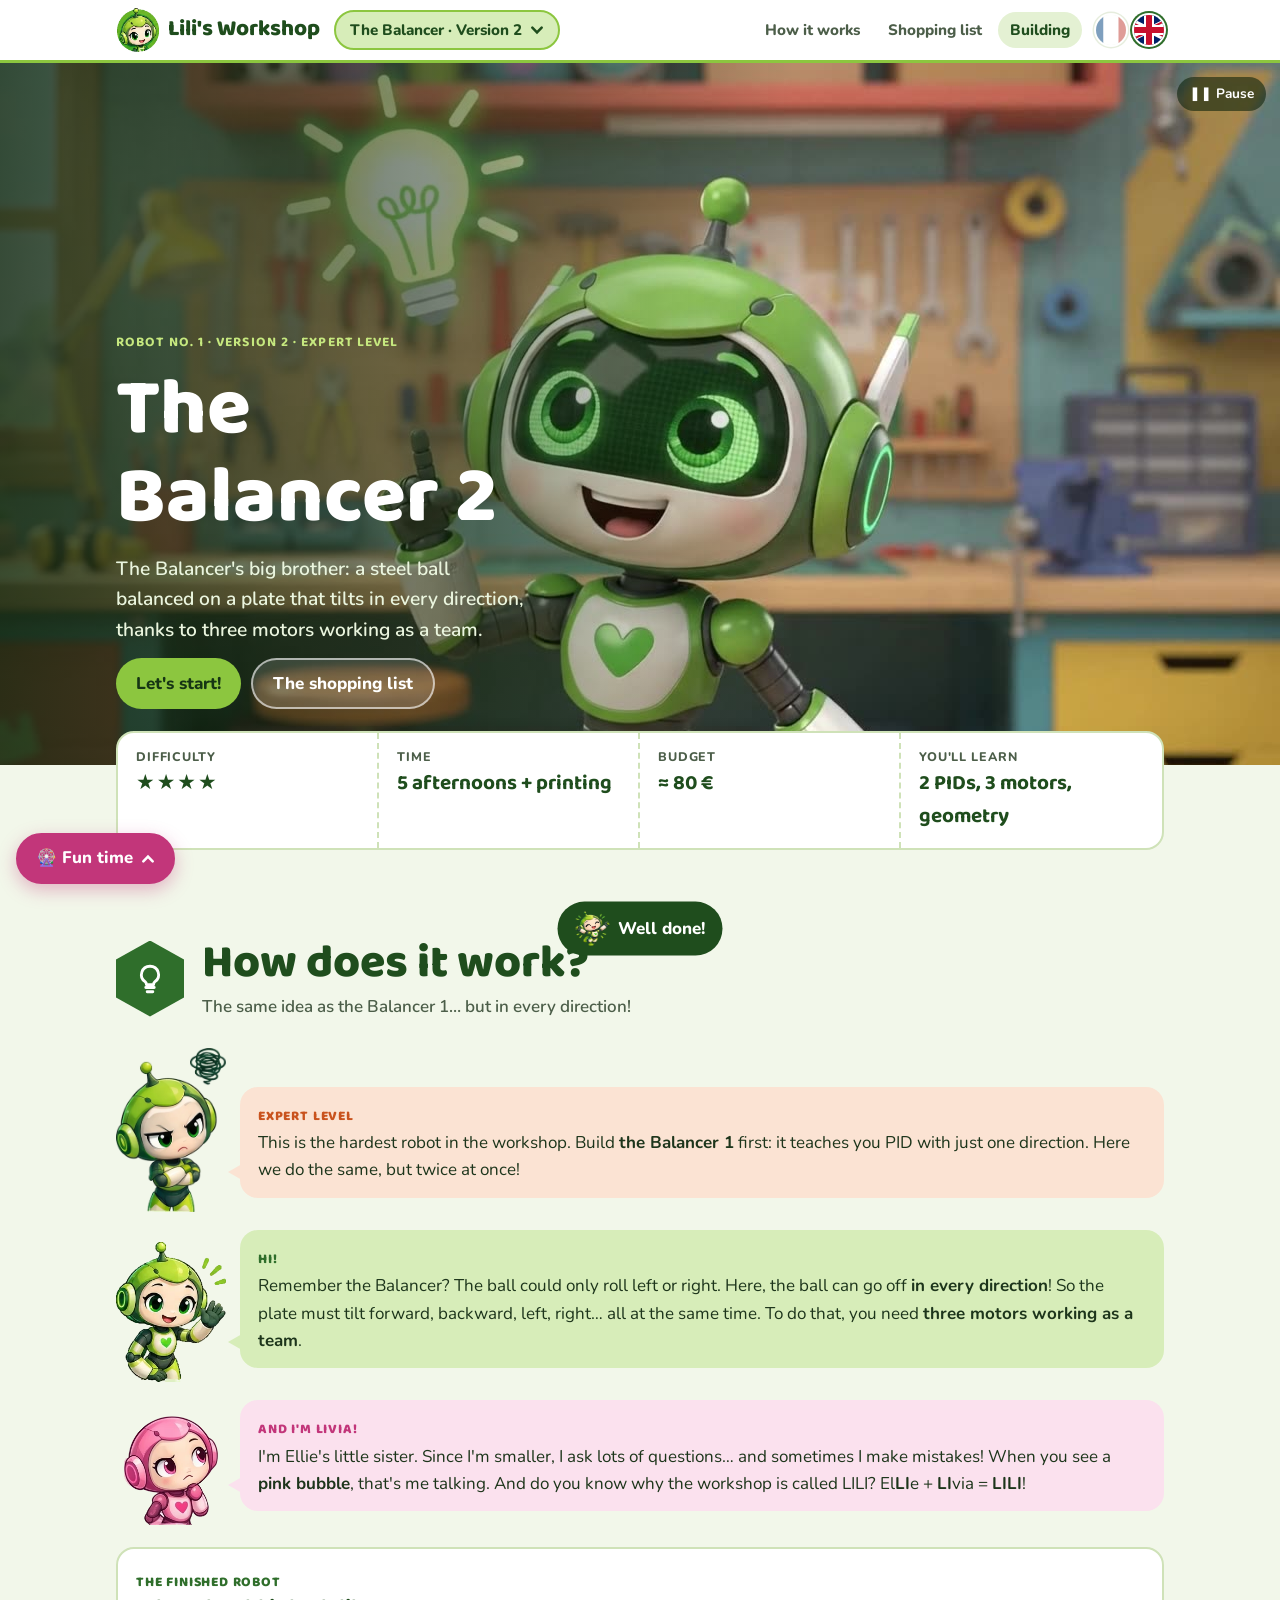
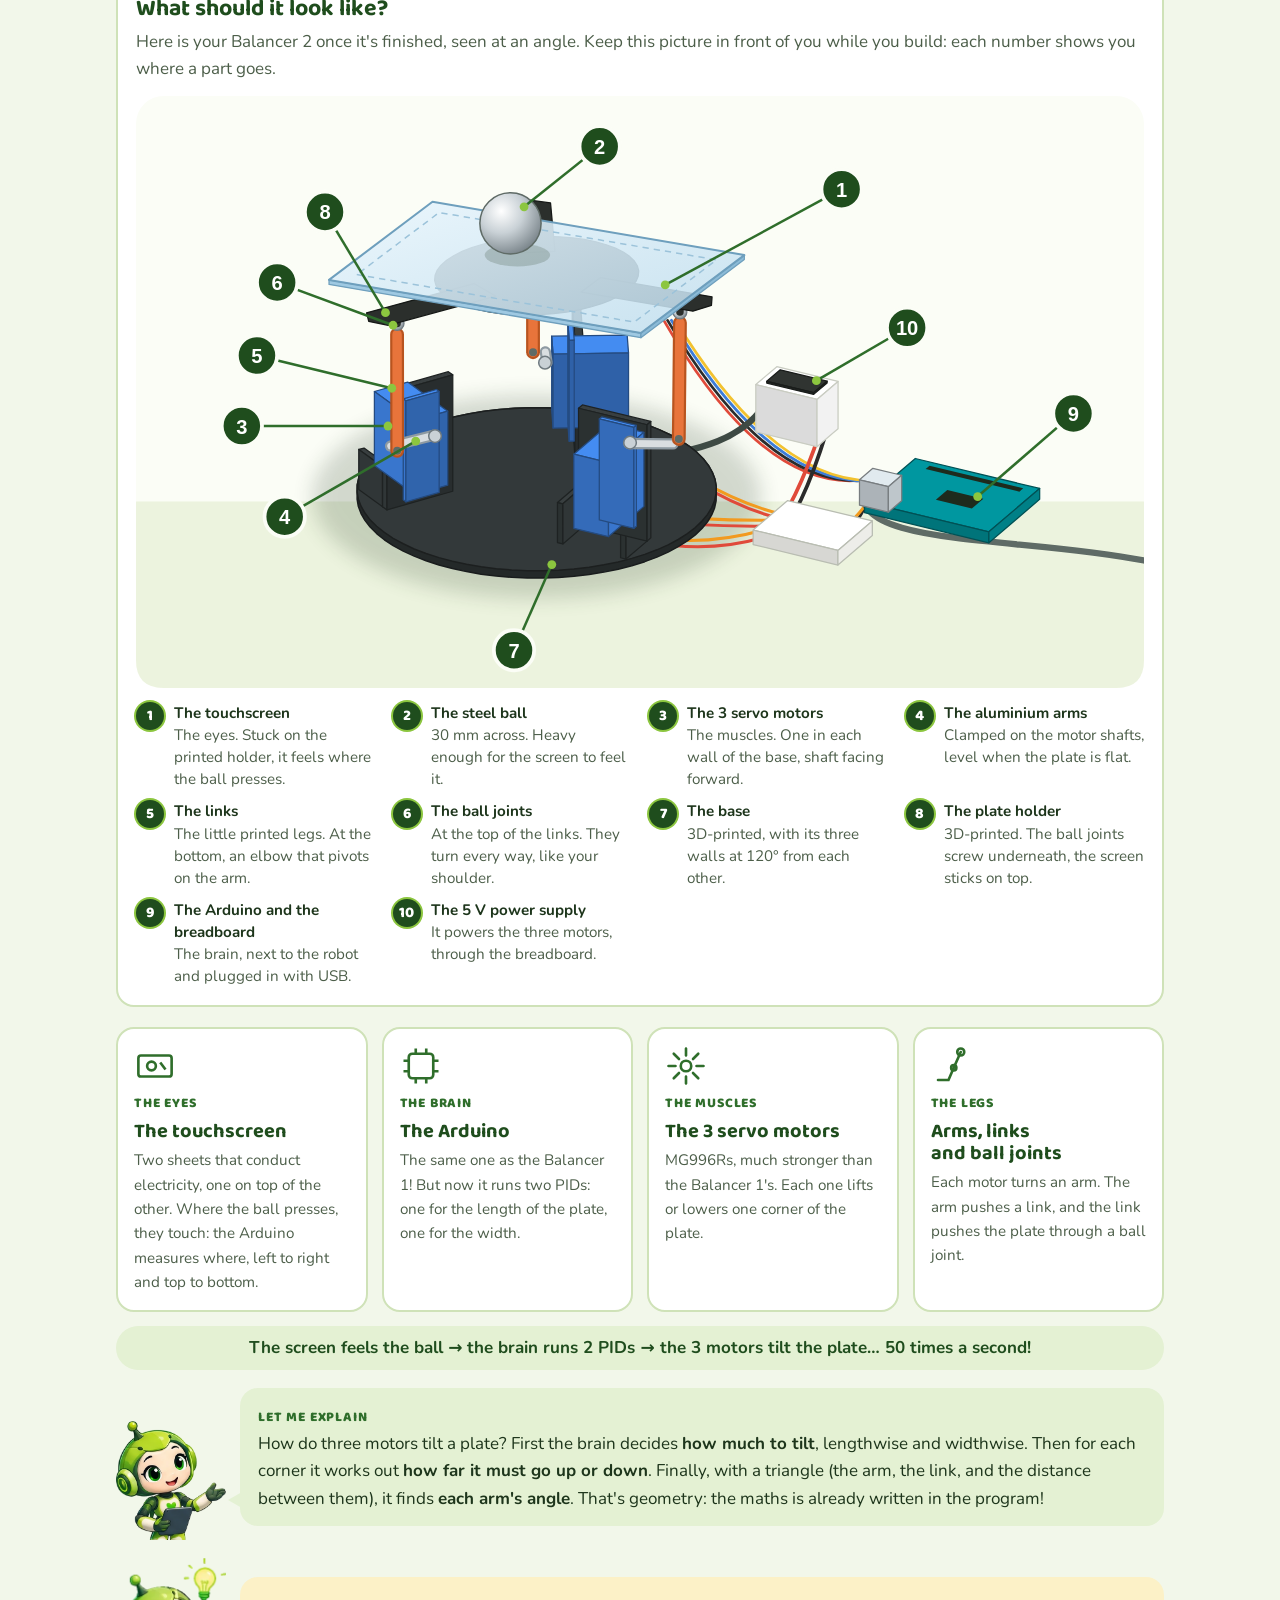
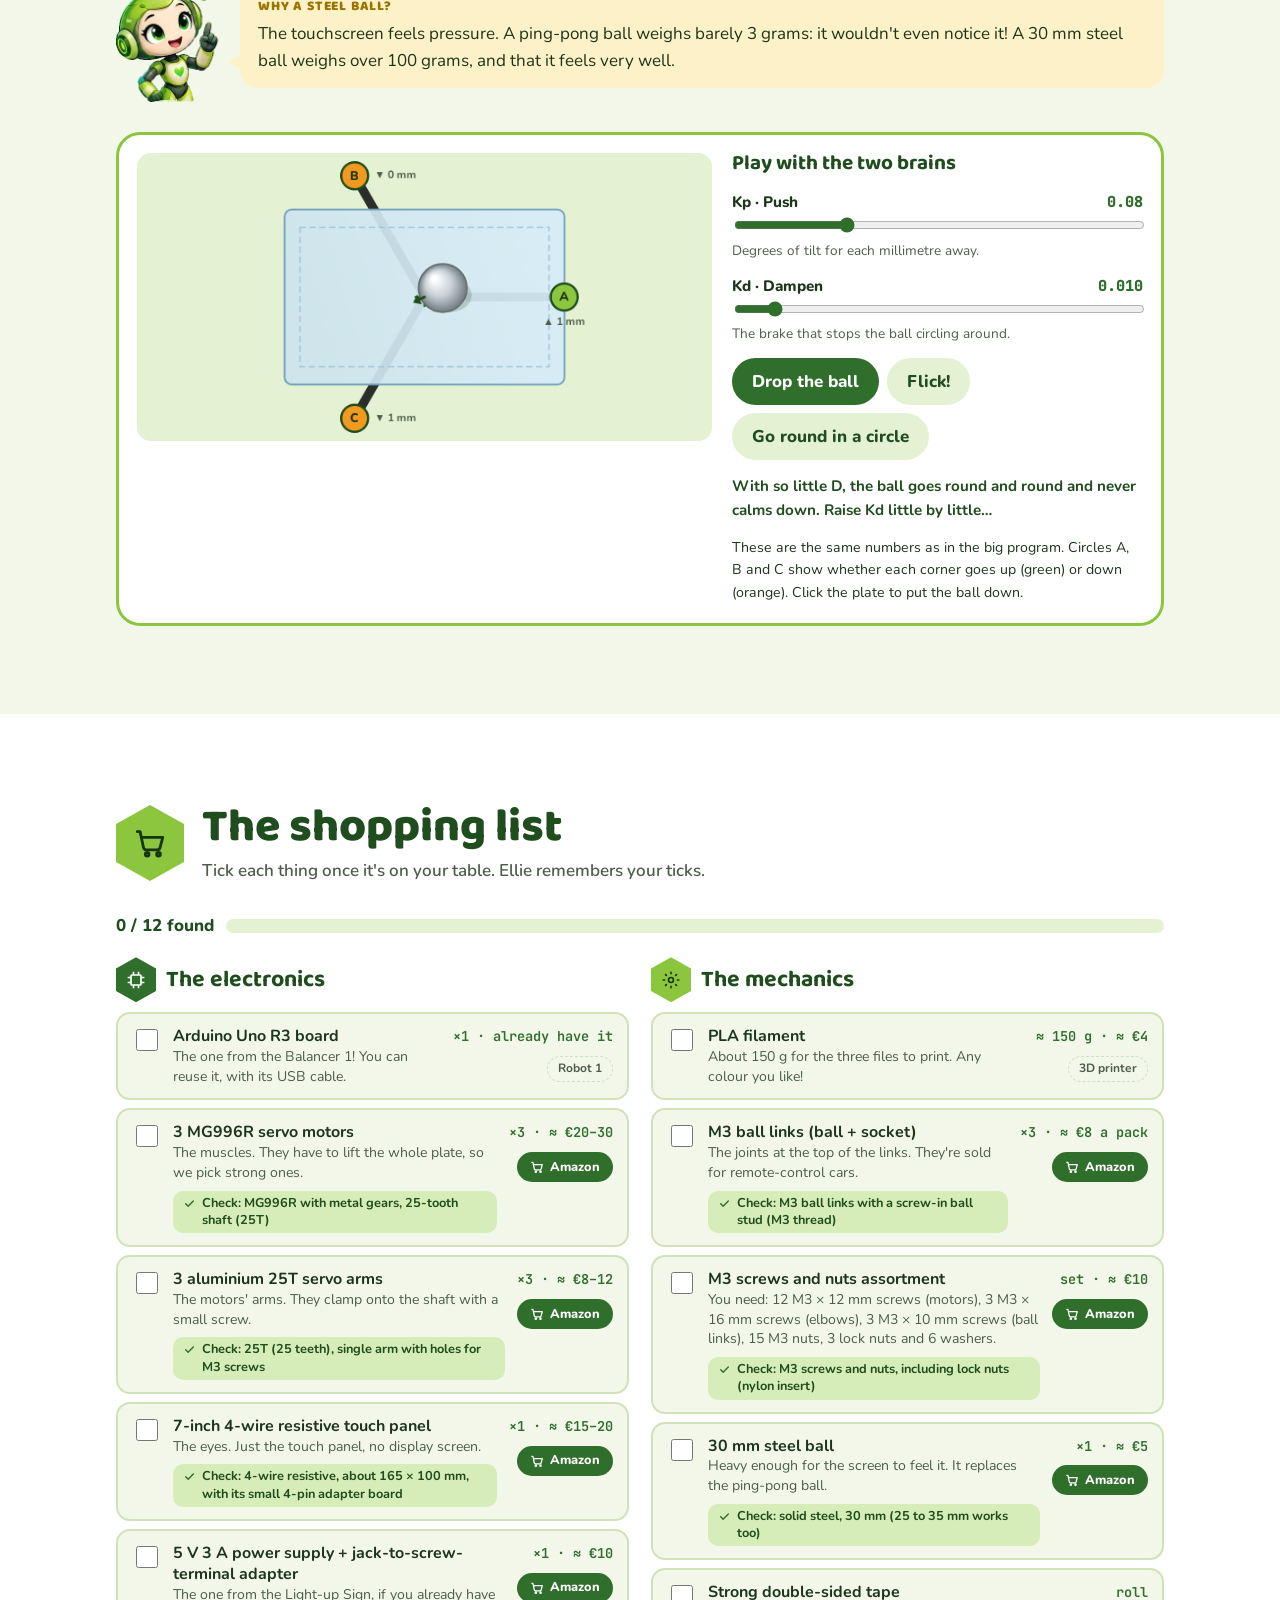
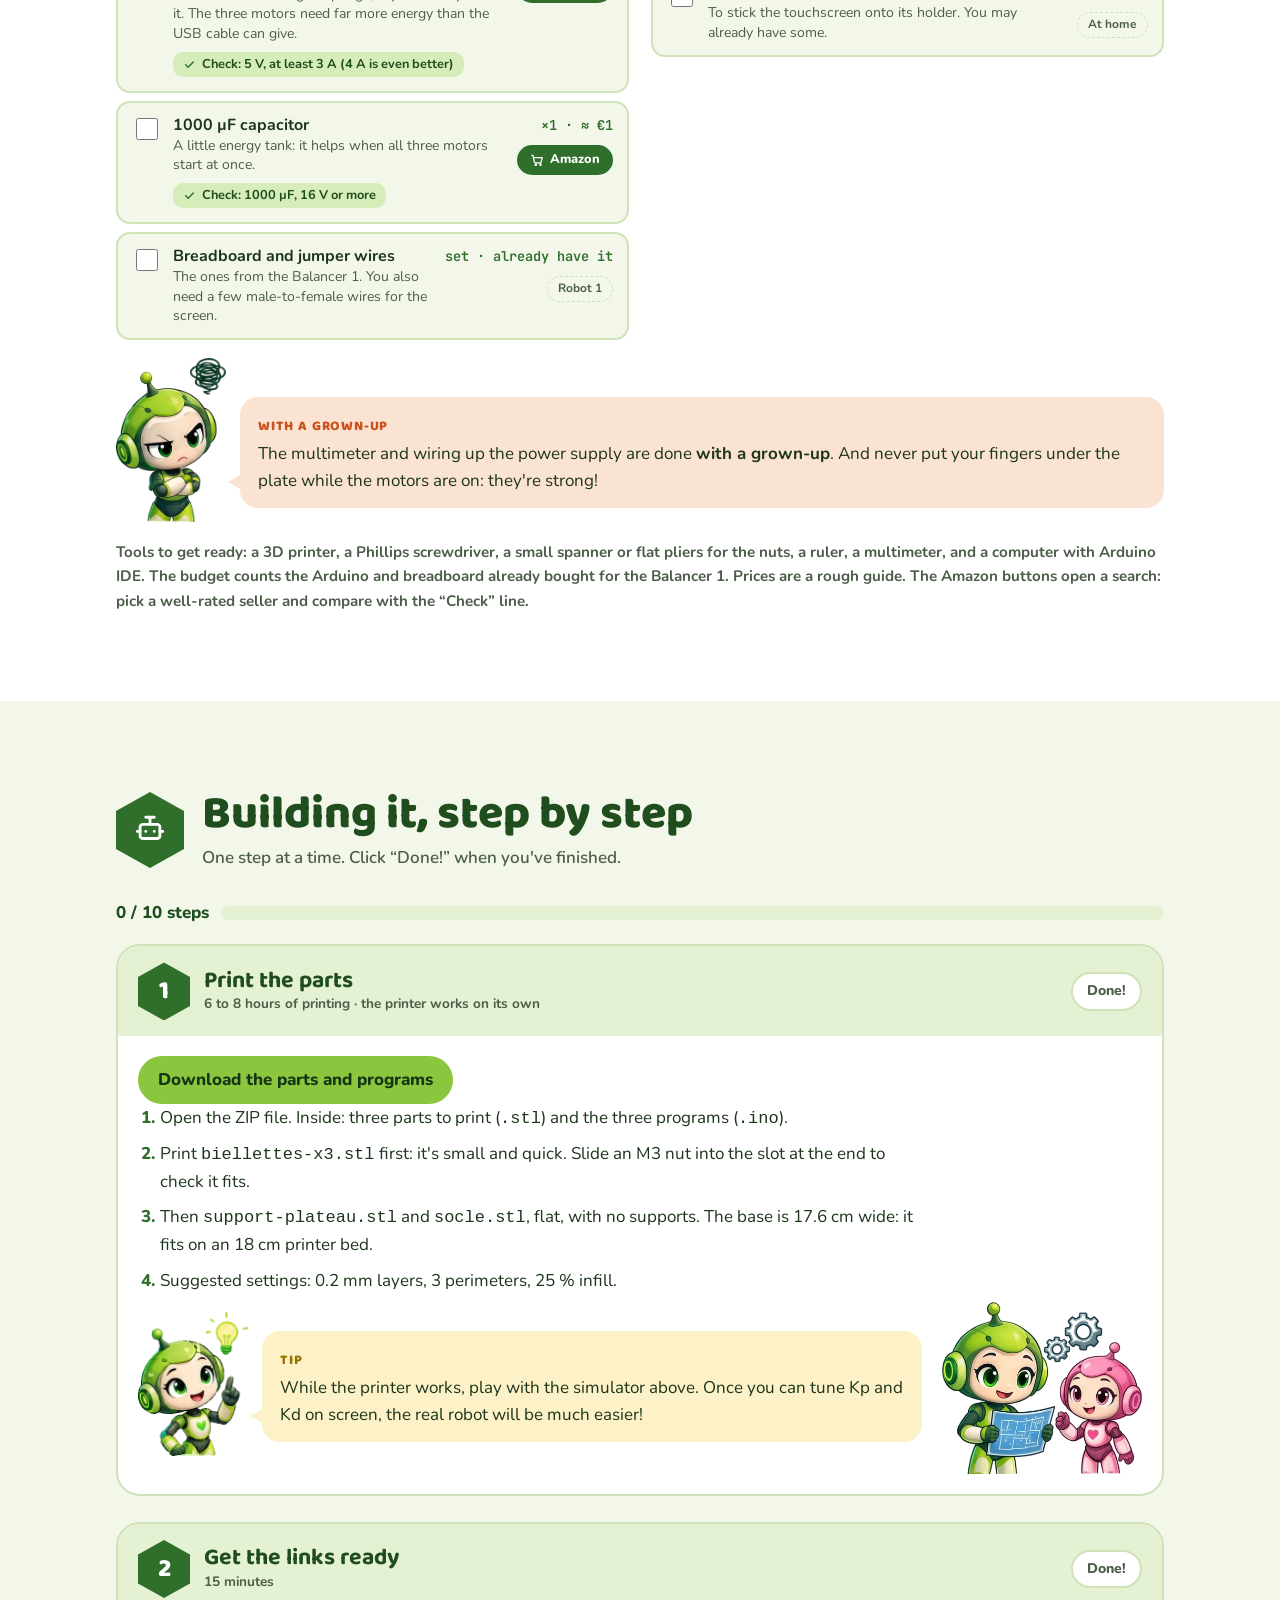
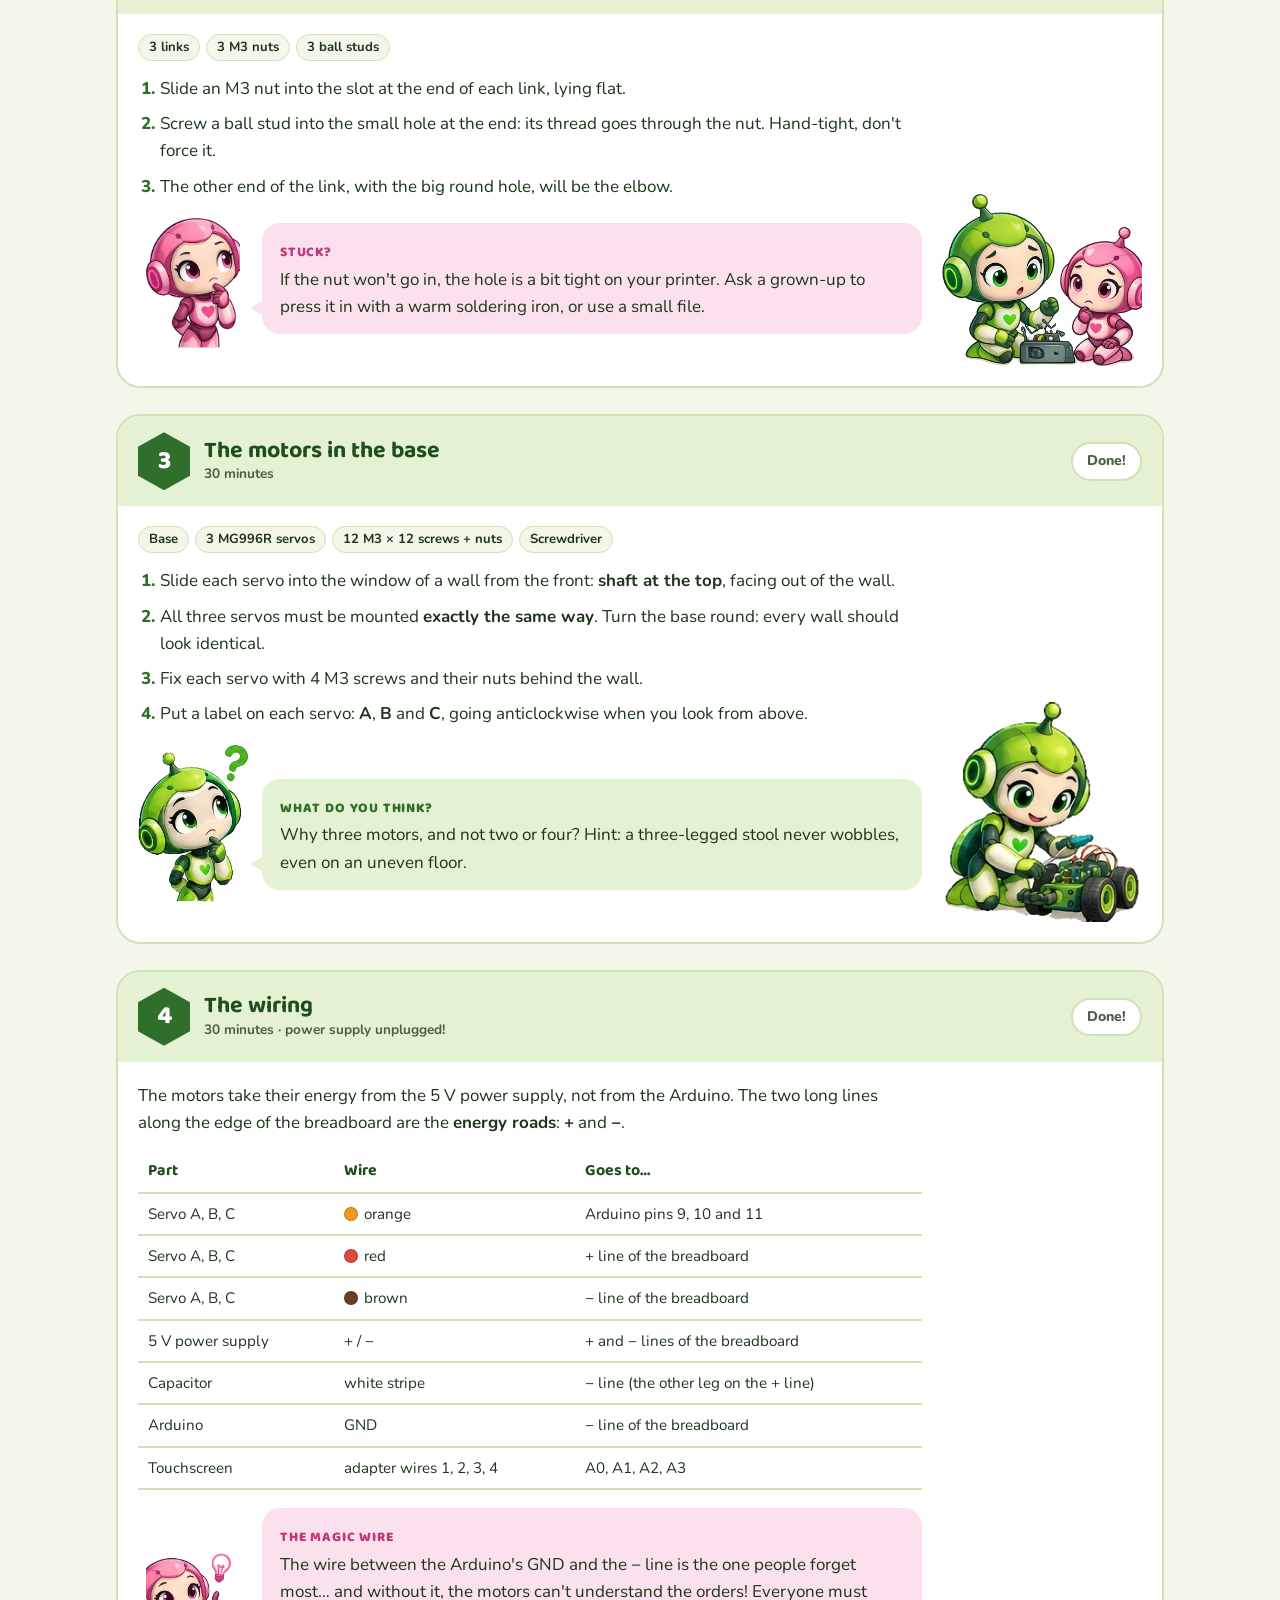
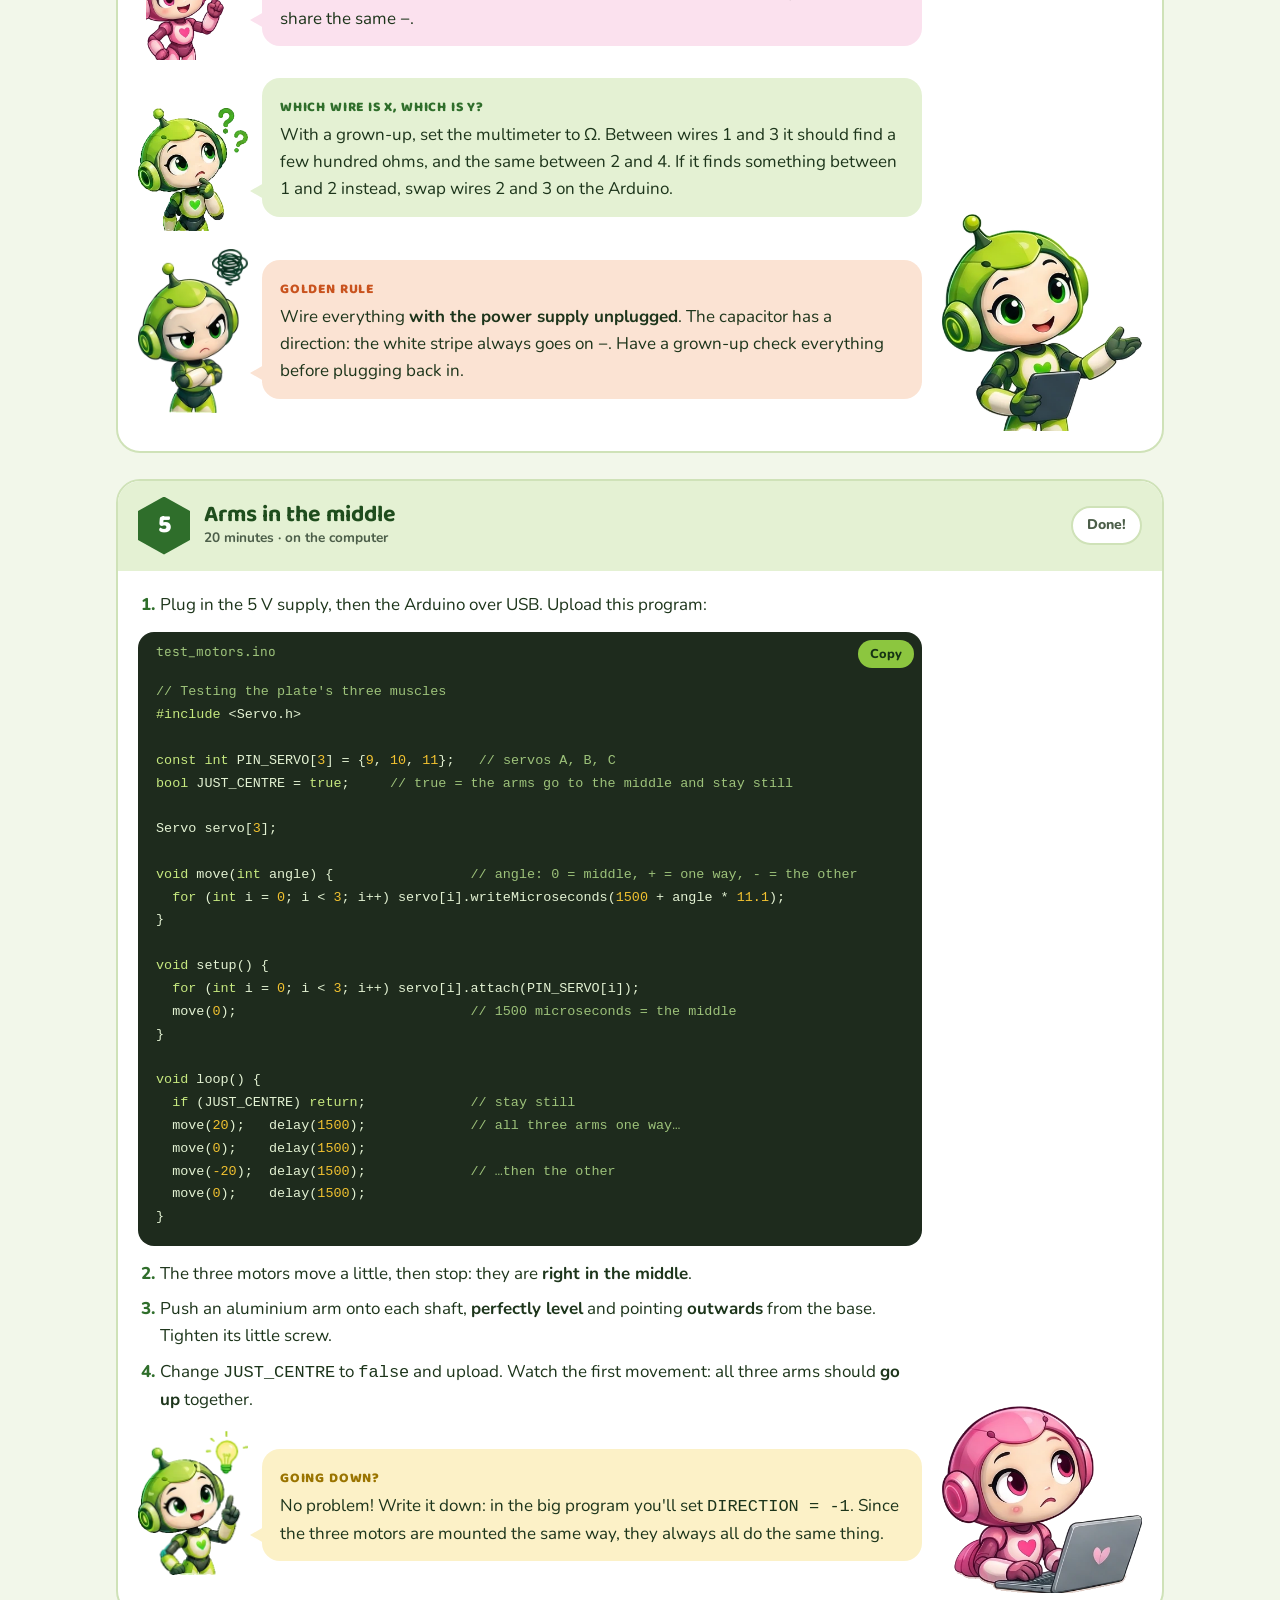
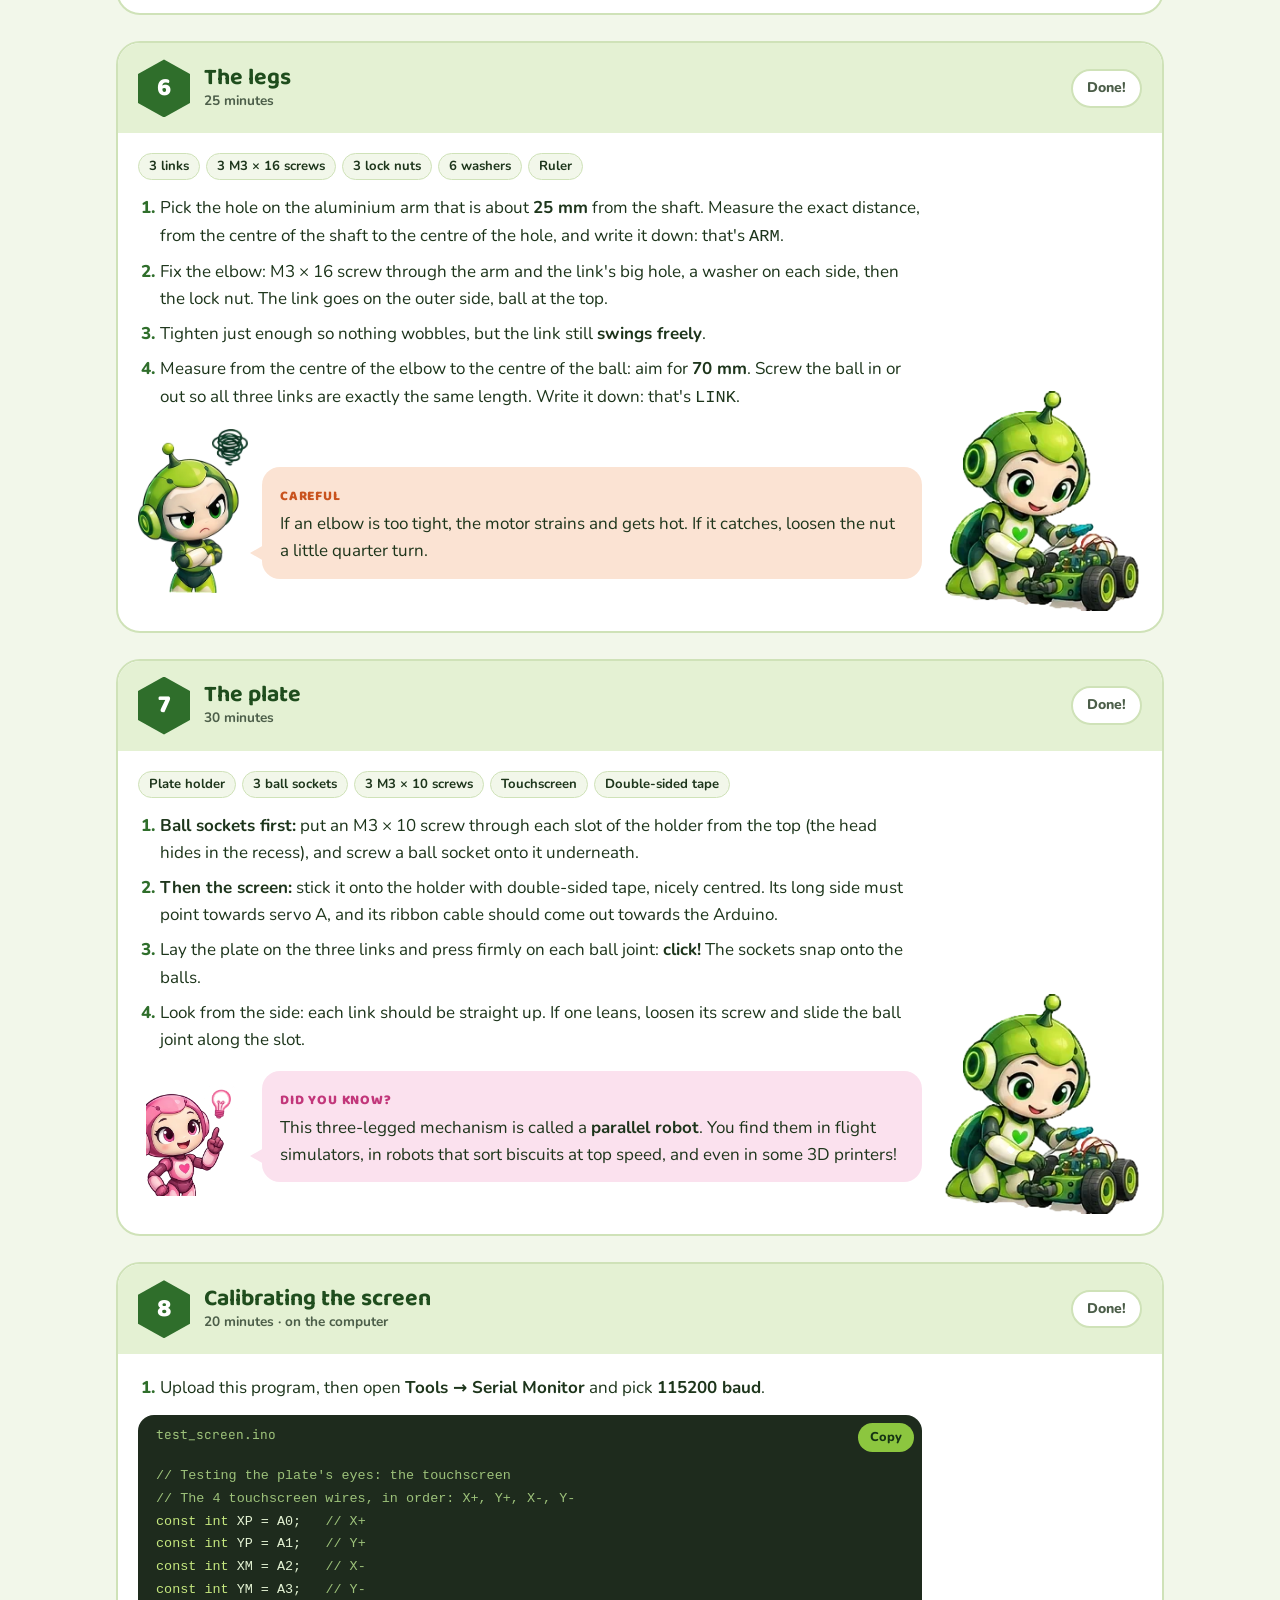
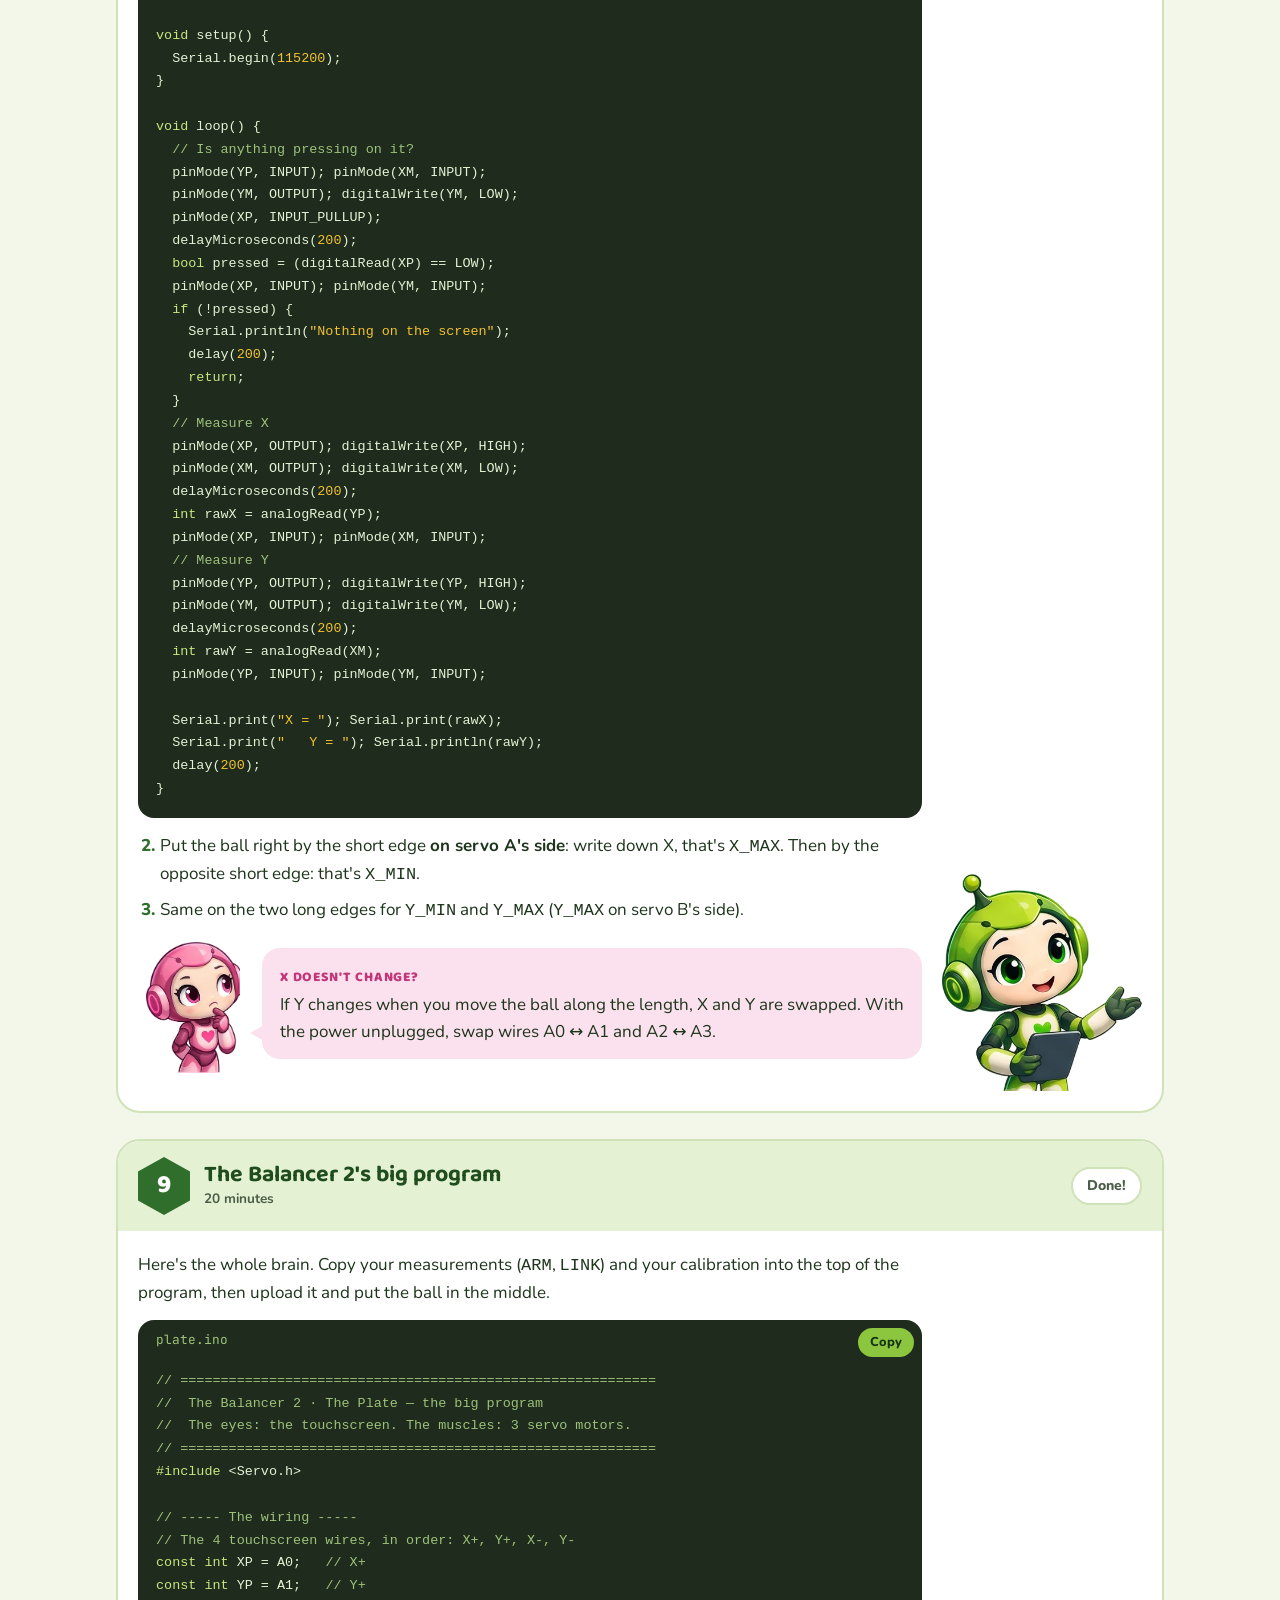
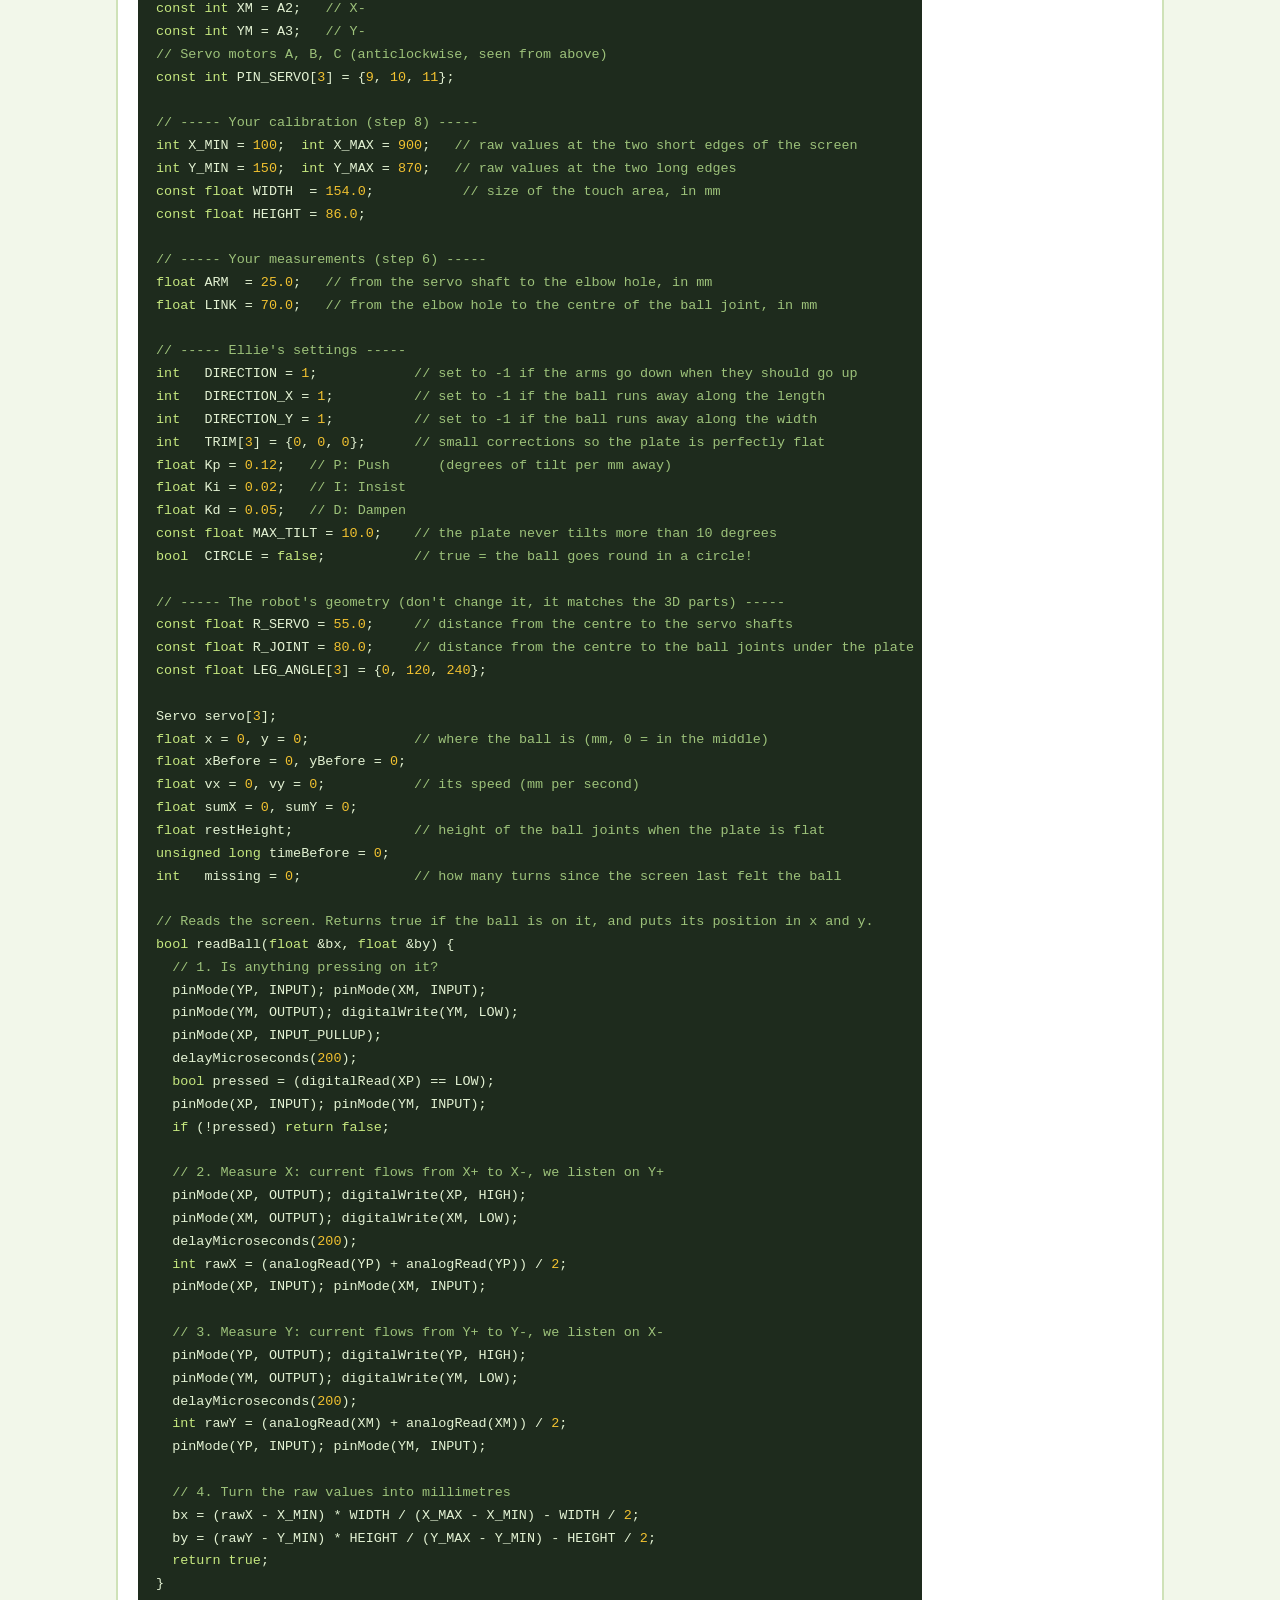
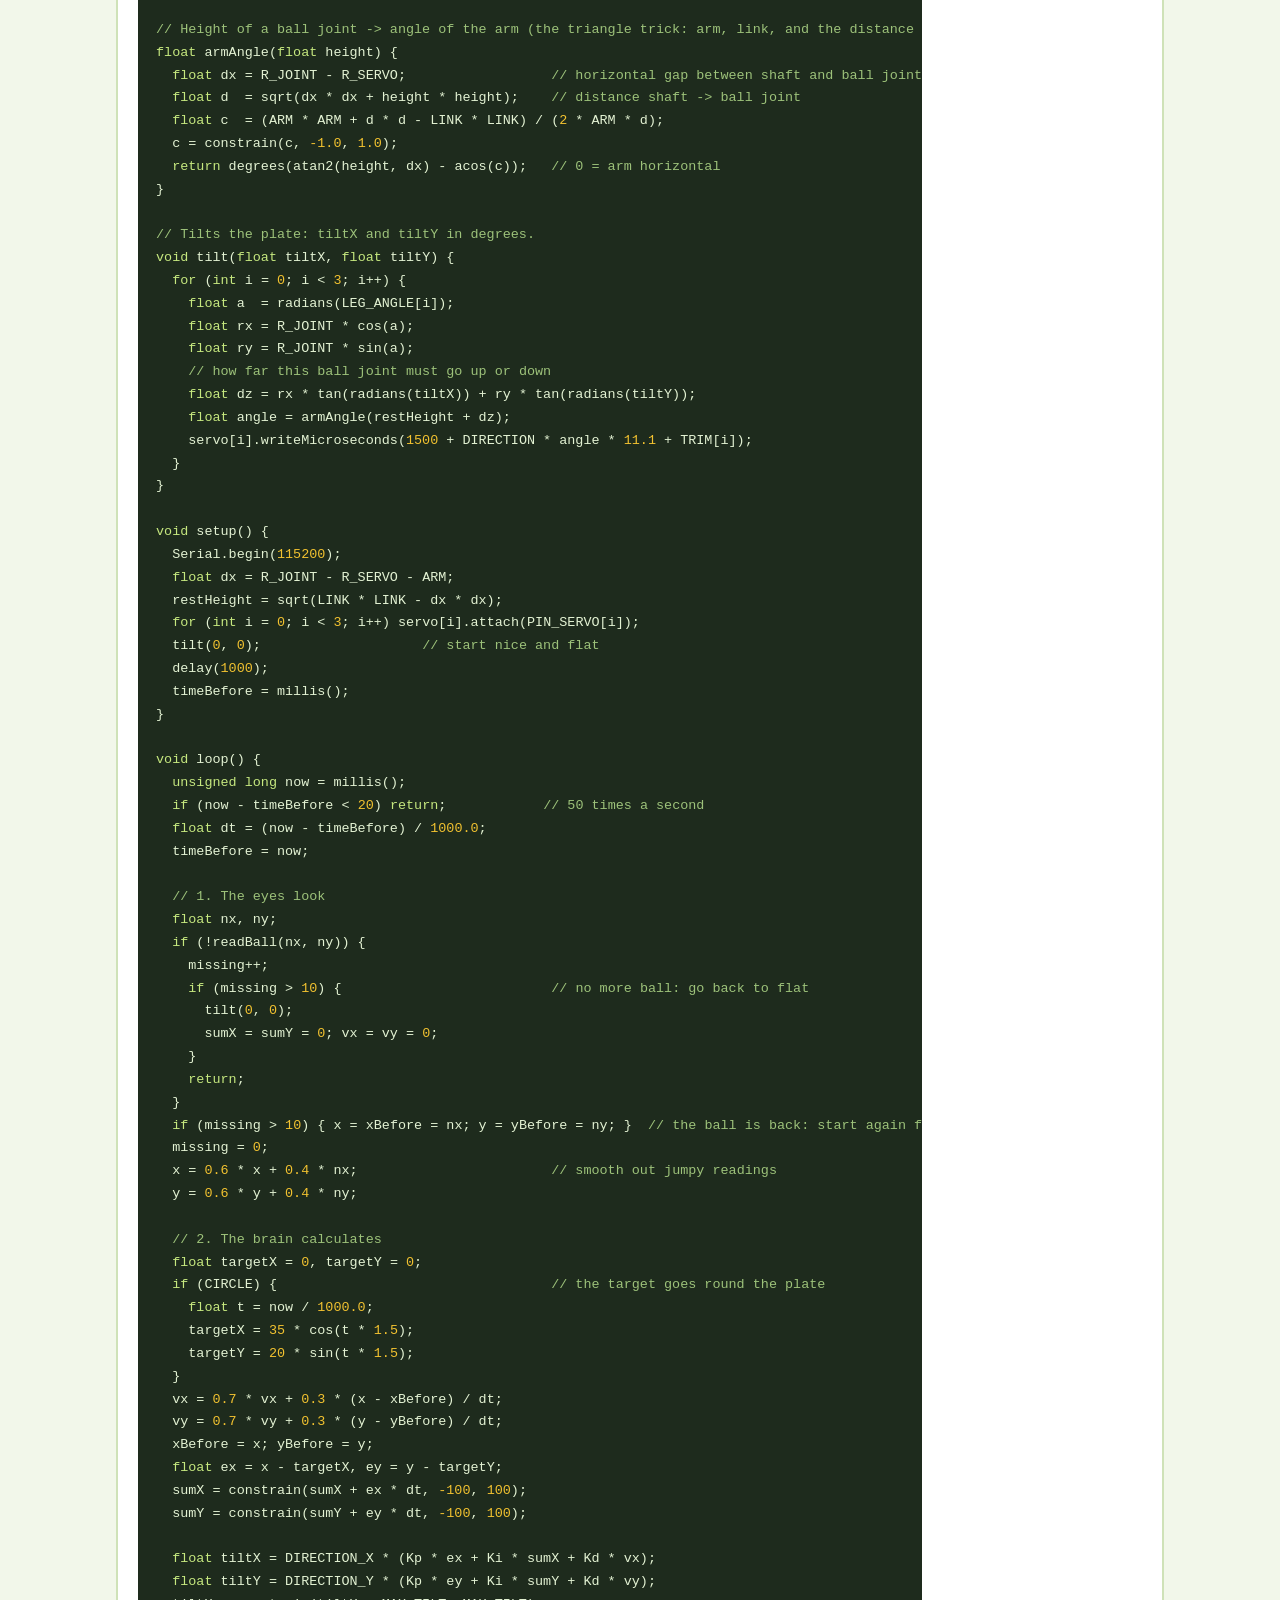
<file: en/plateau.html>
<!doctype html>
<html lang="en">
<head>
<meta charset="utf-8">
<meta name="viewport" content="width=device-width, initial-scale=1, viewport-fit=cover">
<title>The Balancer 2 · Lili's Workshop</title>
<meta name="description" content="Version 2 of the Balancer, from Lili's Workshop: a steel ball balanced on a touch plate, tilted by three servo motors.">
<link rel="icon" href="../assets/lili-avatar.webp" type="image/webp">
<link rel="alternate" hreflang="fr" href="../plateau.html">
<link rel="preconnect" href="https://fonts.googleapis.com">
<link rel="preconnect" href="https://fonts.gstatic.com" crossorigin>
<link rel="stylesheet" href="https://fonts.googleapis.com/css2?family=Baloo+2:wght@500;700;800&family=Nunito:wght@400;600;700;800&family=JetBrains+Mono:wght@400;600&display=swap">
<link rel="stylesheet" href="../assets/atelier.css?v=6">
<style>:root{color-scheme:light;padding-top:env(safe-area-inset-top,0px);padding-bottom:env(safe-area-inset-bottom,0px)}body{margin:0}img{max-width:100%}[hidden]{display:none!important}</style>
</head>
<body>
<header class="topbar">
  <div class="wrap">
    <a class="brand" href="#top"><img src="../assets/lili-avatar.webp" alt="">Lili's Workshop</a>
    <div class="picker">
      <button class="picker-btn" id="pickerBtn" aria-expanded="false" aria-controls="pickerMenu">The Balancer · Version 2<svg viewBox="0 0 12 12" fill="none" stroke="currentColor" stroke-width="2.2" stroke-linecap="round"><path d="M2 4l4 4 4-4"/></svg>
      </button>
      <div class="picker-menu" id="pickerMenu" hidden>
        <a class="robot-opt" href="index.html">
          <span class="ico"><svg viewBox="0 0 48 48" width="40"><circle cx="24" cy="16" r="7" fill="#F4F4F0" stroke="#2F6E2B" stroke-width="2"/><rect x="4" y="25" width="40" height="5" rx="2.5" fill="#8CC63F" transform="rotate(-8 24 27)"/><path d="M24 30v12M16 42h16" stroke="#2F6E2B" stroke-width="3" stroke-linecap="round"/></svg></span>
          <span><b>The Balancer · Version 1</b><small>A ping-pong ball balanced on a rail</small></span>
        </a>
        <a class="robot-opt is-current" href="#top">
          <span class="ico"><svg viewBox="0 0 48 48" width="40"><circle cx="24" cy="10" r="5" fill="#F4F4F0" stroke="#2F6E2B" stroke-width="2"/><ellipse cx="24" cy="19" rx="19" ry="4.5" fill="#8CC63F" stroke="#2F6E2B" stroke-width="2" transform="rotate(-6 24 19)"/><path d="M11 23l-3 17M24 24v16M37 21l3 19M5 41h38" stroke="#2F6E2B" stroke-width="3" stroke-linecap="round"/></svg></span>
          <span><b>The Balancer · Version 2</b><small>A ball on a plate, 3 motors · expert level</small></span>
        </a>
        <a class="robot-opt" href="enseigne.html">
          <span class="ico"><svg viewBox="0 0 48 48" width="40"><rect x="4" y="12" width="40" height="24" rx="5" fill="#1F4D1D"/><text x="24" y="30" text-anchor="middle" font-family="Baloo 2, sans-serif" font-weight="800" font-size="15" fill="#C6E87F">ABC</text></svg></span>
          <span><b>The Light-up Sign · Version 1</b><small>Your name in 3D-printed letters that glow</small></span>
        </a>
        <a class="robot-opt" href="panneau.html">
          <span class="ico"><svg viewBox="0 0 48 48" width="40"><rect x="4" y="12" width="40" height="24" rx="5" fill="#1F4D1D"/><text x="24" y="30" text-anchor="middle" font-family="Baloo 2, sans-serif" font-weight="800" font-size="15" fill="#C6E87F">ABC</text></svg></span>
          <span><b>The Light-up Sign · Version 2</b><small>Your messages scrolling · very easy</small></span>
        </a>
        <a class="robot-opt" href="rouleur.html">
          <span class="ico"><svg viewBox="0 0 48 48" width="40"><rect x="8" y="16" width="32" height="16" rx="5" fill="#8CC63F" stroke="#1F4D1D" stroke-width="2"/><rect x="18" y="9" width="12" height="7" rx="2" fill="#3D7DD8"/><circle cx="14" cy="34" r="6" fill="#1F4D1D"/><circle cx="34" cy="34" r="6" fill="#1F4D1D"/></svg></span>
          <span><b>The Roller</b><small>It drives and avoids obstacles by itself</small></span>
        </a>
        <span class="robot-opt locked" aria-disabled="true">
          <span class="ico"><svg viewBox="0 0 48 48" width="34"><rect x="10" y="20" width="28" height="22" rx="5" fill="none" stroke="currentColor" stroke-width="3"/><path d="M16 20v-6a8 8 0 0116 0v6" fill="none" stroke="currentColor" stroke-width="3"/></svg></span>
          <span><b>Mystery</b><small>Unlocks once you've finished the Roller</small></span>
        </span>
      </div>
    </div>
    <nav class="navlinks" aria-label="Chapters">
      <a href="#comprendre">How it works</a>
      <a href="#courses">Shopping list</a>
      <a href="#montage">Building</a>
    </nav>
    <nav class="lang" aria-label="Language"><a href="../plateau.html" lang="fr" hreflang="fr" title="Français" aria-label="Français"><svg viewBox="0 0 3 2" preserveAspectRatio="xMidYMid slice" aria-hidden="true"><rect width="1" height="2" fill="#0055A4"/><rect x="1" width="1" height="2" fill="#FFFFFF"/><rect x="2" width="1" height="2" fill="#EF4135"/></svg></a><a href="plateau.html" lang="en" hreflang="en" title="English" aria-label="English" aria-current="true"><svg viewBox="0 0 60 30" preserveAspectRatio="xMidYMid slice" aria-hidden="true"><clipPath id="ukT"><path d="M30,15h30v15zv15h-30zh-30v-15zv-15h30z"/></clipPath><rect width="60" height="30" fill="#012169"/><path d="M0,0L60,30M60,0L0,30" stroke="#FFFFFF" stroke-width="6"/><path d="M0,0L60,30M60,0L0,30" clip-path="url(#ukT)" stroke="#C8102E" stroke-width="4"/><path d="M30,0v30M0,15h60" stroke="#FFFFFF" stroke-width="10"/><path d="M30,0v30M0,15h60" stroke="#C8102E" stroke-width="6"/></svg></a></nav>
  </div>
</header>

<main id="top">
  <div class="hero">
    <video id="heroVideo" src="../assets/banner.mp4?v=4" poster="../assets/banner-poster.jpg" autoplay muted loop playsinline aria-label="Ellie building a robot in her workshop"></video>
    <button class="vid-toggle" id="vidToggle" type="button">❚❚ Pause</button>
    <div class="hero-text">
      <div class="wrap">
        <span class="eyebrow">Robot no. 1 · Version 2 · Expert level</span>
        <h1>The Balancer 2</h1>
        <p class="lead">The Balancer's big brother: a steel ball balanced on a plate that tilts in every direction, thanks to three motors working as a team.</p>
        <div class="hero-cta">
          <a class="btn btn-lime" href="#comprendre">Let's start!</a>
          <a class="btn btn-ghost" href="#courses">The shopping list</a>
        </div>
      </div>
    </div>
  </div>

  <div class="wrap">
    <div class="facts">
      <div><span>Difficulty</span><b class="stars">★★★★</b></div>
      <div><span>Time</span><b>5 afternoons + printing</b></div>
      <div><span>Budget</span><b>≈ 80 €</b></div>
      <div><span>You'll learn</span><b>2 PIDs, 3 motors, geometry</b></div>
    </div>
  </div>

  <!-- ===================== COMPRENDRE ===================== -->
  <section class="chap" id="comprendre">
    <div class="wrap">
      <div class="chap-head">
        <div class="hex"><svg viewBox="0 0 24 24" fill="none" stroke="currentColor" stroke-width="2" stroke-linecap="round" stroke-linejoin="round"><path d="M9 18h6M10 21h4M12 3a6 6 0 00-3.5 10.9c.6.5 1 1.2 1 2.1h5c0-.9.4-1.6 1-2.1A6 6 0 0012 3z"/></svg></div>
        <div><h2>How does it work?</h2><p>The same idea as the Balancer 1… but in every direction!</p></div>
      </div>

      <div class="lili warn"><img src="../assets/lili-pas-contente.webp" alt="Ellie with her arms crossed"><div class="bubble"><span class="tag">Expert level</span><p>This is the hardest robot in the workshop. Build <strong>the Balancer 1</strong> first: it teaches you PID with just one direction. Here we do the same, but twice at once!</p></div></div>

      <div class="lili"><img src="../assets/lili-coucou.webp" alt="Ellie waving"><div class="bubble"><span class="tag">Hi!</span><p>Remember the Balancer? The ball could only roll left or right. Here, the ball can go off <strong>in every direction</strong>! So the plate must tilt forward, backward, left, right… all at the same time. To do that, you need <strong>three motors working as a team</strong>.</p></div></div>
      <div class="lili livia"><img src="../assets/livia-petite.webp" alt="Livia, Ellie's little sister"><div class="bubble"><span class="tag">And I'm Livia!</span><p>I'm Ellie's little sister. Since I'm smaller, I ask lots of questions… and sometimes I make mistakes! When you see a <strong>pink bubble</strong>, that's me talking. And do you know why the workshop is called LILI? El<strong>LI</strong>e + <strong>LI</strong>via = <strong>LILI</strong>!</p></div></div>

      <!-- À quoi doit-il ressembler ? -->
      <figure class="look" id="apercu">
        <div class="look-head"><span class="role">The finished robot</span><h3>What should it look like?</h3><p>Here is your Balancer 2 once it's finished, seen at an angle. Keep this picture in front of you while you build: each number shows you where a part goes.</p></div>
        <a class="look-pic" href="../assets/look-plateau.svg" target="_blank" rel="noopener" title="Open the picture full size"><img src="../assets/look-plateau.svg" alt="The finished Balancer 2: round base with three servo motors, arms, links and ball joints holding a touchscreen with a steel ball on it, and the Arduino next to it" width="800" height="470" loading="lazy"></a>
        <p class="look-zoom">Tap the picture to see it bigger.</p>
        <ol class="look-key">
          <li><span><b>The touchscreen</b>The eyes. Stuck on the printed holder, it feels where the ball presses.</span></li>
          <li><span><b>The steel ball</b>30 mm across. Heavy enough for the screen to feel it.</span></li>
          <li><span><b>The 3 servo motors</b>The muscles. One in each wall of the base, shaft facing forward.</span></li>
          <li><span><b>The aluminium arms</b>Clamped on the motor shafts, level when the plate is flat.</span></li>
          <li><span><b>The links</b>The little printed legs. At the bottom, an elbow that pivots on the arm.</span></li>
          <li><span><b>The ball joints</b>At the top of the links. They turn every way, like your shoulder.</span></li>
          <li><span><b>The base</b>3D-printed, with its three walls at 120° from each other.</span></li>
          <li><span><b>The plate holder</b>3D-printed. The ball joints screw underneath, the screen sticks on top.</span></li>
          <li><span><b>The Arduino and the breadboard</b>The brain, next to the robot and plugged in with USB.</span></li>
          <li><span><b>The 5 V power supply</b>It powers the three motors, through the breadboard.</span></li>
        </ol>
      </figure>

      <div class="how">
        <div class="how-card">
          <svg viewBox="0 0 48 48" fill="none" stroke="currentColor" stroke-width="3" stroke-linejoin="round"><rect x="5" y="12" width="38" height="24" rx="3"/><circle cx="20" cy="24" r="5"/><path d="M30 20l6 8"/></svg>
          <span class="role">The eyes</span><h3>The touchscreen</h3>
          <p>Two sheets that conduct electricity, one on top of the other. Where the ball presses, they touch: the Arduino measures where, left to right and top to bottom.</p>
        </div>
        <div class="how-card">
          <svg viewBox="0 0 48 48" fill="none" stroke="currentColor" stroke-width="3" stroke-linejoin="round"><rect x="10" y="10" width="28" height="28" rx="4"/><path d="M18 4v6M30 4v6M18 38v6M30 38v6M4 18h6M4 30h6M38 18h6M38 30h6"/></svg>
          <span class="role">The brain</span><h3>The Arduino</h3>
          <p>The same one as the Balancer 1! But now it runs two PIDs: one for the length of the plate, one for the width.</p>
        </div>
        <div class="how-card">
          <svg viewBox="0 0 48 48" fill="none" stroke="currentColor" stroke-width="3" stroke-linecap="round"><circle cx="24" cy="24" r="6"/><path d="M24 4v8M24 36v8M4 24h8M36 24h8M10 10l6 6M32 32l6 6M38 10l-6 6M16 32l-6 6"/></svg>
          <span class="role">The muscles</span><h3>The 3 servo motors</h3>
          <p>MG996Rs, much stronger than the Balancer 1's. Each one lifts or lowers one corner of the plate.</p>
        </div>
        <div class="how-card">
          <svg viewBox="0 0 48 48" fill="none" stroke="currentColor" stroke-width="3" stroke-linecap="round"><path d="M8 40h12l6-14"/><circle cx="26" cy="26" r="3"/><path d="M26 26l8-18"/><circle cx="34" cy="8" r="4"/></svg>
          <span class="role">The legs</span><h3>Arms, links and ball joints</h3>
          <p>Each motor turns an arm. The arm pushes a link, and the link pushes the plate through a ball joint.</p>
        </div>
      </div>
      <p class="loop-line">The screen feels the ball → the brain runs 2 PIDs → the 3 motors tilt the plate… 50 times a second!</p>

      <div class="lili ask"><img src="../assets/lili-explique.webp" alt="Ellie explaining with a tablet"><div class="bubble"><span class="tag">Let me explain</span><p>How do three motors tilt a plate? First the brain decides <strong>how much to tilt</strong>, lengthwise and widthwise. Then for each corner it works out <strong>how far it must go up or down</strong>. Finally, with a triangle (the arm, the link, and the distance between them), it finds <strong>each arm's angle</strong>. That's geometry: the maths is already written in the program!</p></div></div>

      <div class="lili tip"><img src="../assets/lili-idee.webp" alt=""><div class="bubble"><span class="tag">Why a steel ball?</span><p>The touchscreen feels pressure. A ping-pong ball weighs barely 3 grams: it wouldn't even notice it! A 30 mm steel ball weighs over 100 grams, and that it feels very well.</p></div></div>

      <!-- Simulateur -->
      <div class="sim">
        <canvas id="simCanvas" width="640" height="320" aria-label="Simulation of the plate seen from above"></canvas>
        <div class="sim-ctrl">
          <h3>Play with the two brains</h3>
          <div class="slider">
            <label for="kp">Kp · Push <output id="kpOut">0.08</output></label>
            <input type="range" id="kp" min="0" max="0.3" step="0.01" value="0.08">
            <small>Degrees of tilt for each millimetre away.</small>
          </div>
          <div class="slider">
            <label for="kd">Kd · Dampen <output id="kdOut">0.010</output></label>
            <input type="range" id="kd" min="0" max="0.12" step="0.005" value="0.01">
            <small>The brake that stops the ball circling around.</small>
          </div>
          <div class="row">
            <button class="btn btn-green" id="simDrop" type="button">Drop the ball</button>
            <button class="btn btn-soft" id="simPush" type="button">Flick!</button>
            <button class="btn btn-soft" id="simCircle" type="button" aria-pressed="false">Go round in a circle</button>
          </div>
          <p class="sim-msg" id="simMsg">With so little D, the ball goes round and never calms down. Raise Kd little by little… And try Kd = 0 to see!</p>
          <small>These are the same numbers as in the big program. Circles A, B and C show whether each corner goes up (green) or down (orange). Click the plate to put the ball down.</small>
        </div>
      </div>
    </div>
  </section>

  <!-- ===================== COURSES ===================== -->
  <section class="chap chap-alt" id="courses">
    <div class="wrap">
      <div class="chap-head">
        <div class="hex lime"><svg viewBox="0 0 24 24" fill="none" stroke="currentColor" stroke-width="2" stroke-linecap="round" stroke-linejoin="round"><path d="M3 4h2l2.4 11.2a2 2 0 002 1.6h7.7a2 2 0 002-1.5L21 8H6"/><circle cx="10" cy="20" r="1.3"/><circle cx="18" cy="20" r="1.3"/></svg></div>
        <div><h2>The shopping list</h2><p>Tick each thing once it's on your table. Ellie remembers your ticks.</p></div>
      </div>
      <div class="progress"><span id="shopCount">0 / 0</span><div class="bar"><i id="shopBar"></i></div></div>
      <div class="shop">
        <div class="shop-group">
          <h3><span class="hex"><svg viewBox="0 0 24 24" fill="none" stroke="currentColor" stroke-width="2"><rect x="6" y="6" width="12" height="12" rx="1"/><path d="M9 2v4M15 2v4M9 18v4M15 18v4M2 9h4M2 15h4M18 9h4M18 15h4"/></svg></span>The electronics</h3>
          <ul class="items">
            <li><label class="item"><input type="checkbox" data-k="uno"><span><b>Arduino Uno R3 board</b><small>The one from the Balancer 1! You can reuse it, with its USB cable.</small></span><span class="qty"><span>×1 · already have it</span><span class="store">Robot 1</span></span></label></li>
            <li><label class="item"><input type="checkbox" data-k="servos"><span><b>3 MG996R servo motors</b><small>The muscles. They have to lift the whole plate, so we pick strong ones.</small><span class="spec"><svg viewBox="0 0 24 24" width="13" height="13" fill="none" stroke="currentColor" stroke-width="2.6" stroke-linecap="round" stroke-linejoin="round" aria-hidden="true"><path d="M5 12.5l4.5 4.5L19 7.5"/></svg><span><b>Check:</b> MG996R with metal gears, 25-tooth shaft (25T)</span></span></span><span class="qty"><span>×3 · ≈ €20–30</span><a class="buy" href="https://www.amazon.com/s?k=MG996R+servo+pack" target="_blank" rel="noopener"><svg viewBox="0 0 24 24" width="14" height="14" fill="none" stroke="currentColor" stroke-width="2.2" stroke-linecap="round" stroke-linejoin="round" aria-hidden="true"><path d="M3 4h2l2.4 11.2a2 2 0 002 1.6h7.7a2 2 0 002-1.5L21 8H6"/><circle cx="10" cy="20" r="1.2"/><circle cx="18" cy="20" r="1.2"/></svg>Amazon</a></span></label></li>
            <li><label class="item"><input type="checkbox" data-k="palonniers"><span><b>3 aluminium 25T servo arms</b><small>The motors' arms. They clamp onto the shaft with a small screw.</small><span class="spec"><svg viewBox="0 0 24 24" width="13" height="13" fill="none" stroke="currentColor" stroke-width="2.6" stroke-linecap="round" stroke-linejoin="round" aria-hidden="true"><path d="M5 12.5l4.5 4.5L19 7.5"/></svg><span><b>Check:</b> 25T (25 teeth), single arm with holes for M3 screws</span></span></span><span class="qty"><span>×3 · ≈ €8–12</span><a class="buy" href="https://www.amazon.com/s?k=aluminium+servo+arm+25T" target="_blank" rel="noopener"><svg viewBox="0 0 24 24" width="14" height="14" fill="none" stroke="currentColor" stroke-width="2.2" stroke-linecap="round" stroke-linejoin="round" aria-hidden="true"><path d="M3 4h2l2.4 11.2a2 2 0 002 1.6h7.7a2 2 0 002-1.5L21 8H6"/><circle cx="10" cy="20" r="1.2"/><circle cx="18" cy="20" r="1.2"/></svg>Amazon</a></span></label></li>
            <li><label class="item"><input type="checkbox" data-k="ecran"><span><b>7-inch 4-wire resistive touch panel</b><small>The eyes. Just the touch panel, no display screen.</small><span class="spec"><svg viewBox="0 0 24 24" width="13" height="13" fill="none" stroke="currentColor" stroke-width="2.6" stroke-linecap="round" stroke-linejoin="round" aria-hidden="true"><path d="M5 12.5l4.5 4.5L19 7.5"/></svg><span><b>Check:</b> 4-wire resistive, about 165 × 100 mm, with its small 4-pin adapter board</span></span></span><span class="qty"><span>×1 · ≈ €15–20</span><a class="buy" href="https://www.amazon.com/s?k=7+inch+4+wire+resistive+touch+panel" target="_blank" rel="noopener"><svg viewBox="0 0 24 24" width="14" height="14" fill="none" stroke="currentColor" stroke-width="2.2" stroke-linecap="round" stroke-linejoin="round" aria-hidden="true"><path d="M3 4h2l2.4 11.2a2 2 0 002 1.6h7.7a2 2 0 002-1.5L21 8H6"/><circle cx="10" cy="20" r="1.2"/><circle cx="18" cy="20" r="1.2"/></svg>Amazon</a></span></label></li>
            <li><label class="item"><input type="checkbox" data-k="alim"><span><b>5 V 3 A power supply + jack-to-screw-terminal adapter</b><small>The one from the Light-up Sign, if you already have it. The three motors need far more energy than the USB cable can give.</small><span class="spec"><svg viewBox="0 0 24 24" width="13" height="13" fill="none" stroke="currentColor" stroke-width="2.6" stroke-linecap="round" stroke-linejoin="round" aria-hidden="true"><path d="M5 12.5l4.5 4.5L19 7.5"/></svg><span><b>Check:</b> 5 V, at least 3 A (4 A is even better)</span></span></span><span class="qty"><span>×1 · ≈ €10</span><a class="buy" href="https://www.amazon.com/s?k=5V+4A+power+supply+DC+jack+terminal" target="_blank" rel="noopener"><svg viewBox="0 0 24 24" width="14" height="14" fill="none" stroke="currentColor" stroke-width="2.2" stroke-linecap="round" stroke-linejoin="round" aria-hidden="true"><path d="M3 4h2l2.4 11.2a2 2 0 002 1.6h7.7a2 2 0 002-1.5L21 8H6"/><circle cx="10" cy="20" r="1.2"/><circle cx="18" cy="20" r="1.2"/></svg>Amazon</a></span></label></li>
            <li><label class="item"><input type="checkbox" data-k="condo"><span><b>1000 µF capacitor</b><small>A little energy tank: it helps when all three motors start at once.</small><span class="spec"><svg viewBox="0 0 24 24" width="13" height="13" fill="none" stroke="currentColor" stroke-width="2.6" stroke-linecap="round" stroke-linejoin="round" aria-hidden="true"><path d="M5 12.5l4.5 4.5L19 7.5"/></svg><span><b>Check:</b> 1000 µF, 16 V or more</span></span></span><span class="qty"><span>×1 · ≈ €1</span><a class="buy" href="https://www.amazon.com/s?k=1000uF+16V+capacitor" target="_blank" rel="noopener"><svg viewBox="0 0 24 24" width="14" height="14" fill="none" stroke="currentColor" stroke-width="2.2" stroke-linecap="round" stroke-linejoin="round" aria-hidden="true"><path d="M3 4h2l2.4 11.2a2 2 0 002 1.6h7.7a2 2 0 002-1.5L21 8H6"/><circle cx="10" cy="20" r="1.2"/><circle cx="18" cy="20" r="1.2"/></svg>Amazon</a></span></label></li>
            <li><label class="item"><input type="checkbox" data-k="plaque"><span><b>Breadboard and jumper wires</b><small>The ones from the Balancer 1. You also need a few male-to-female wires for the screen.</small></span><span class="qty"><span>set · already have it</span><span class="store">Robot 1</span></span></label></li>
          </ul>
        </div>
        <div class="shop-group">
          <h3><span class="hex lime"><svg viewBox="0 0 24 24" fill="none" stroke="currentColor" stroke-width="2"><circle cx="12" cy="12" r="3"/><path d="M12 2v3M12 19v3M2 12h3M19 12h3M4.9 4.9l2.1 2.1M17 17l2.1 2.1M19.1 4.9L17 7M7 17l-2.1 2.1"/></svg></span>The mechanics</h3>
          <ul class="items">
            <li><label class="item"><input type="checkbox" data-k="pla"><span><b>PLA filament</b><small>About 150 g for the three files to print. Any colour you like!</small></span><span class="qty"><span>≈ 150 g · ≈ €4</span><span class="store">3D printer</span></span></label></li>
            <li><label class="item"><input type="checkbox" data-k="rotules"><span><b>M3 ball links (ball + socket)</b><small>The joints at the top of the links. They're sold for remote-control cars.</small><span class="spec"><svg viewBox="0 0 24 24" width="13" height="13" fill="none" stroke="currentColor" stroke-width="2.6" stroke-linecap="round" stroke-linejoin="round" aria-hidden="true"><path d="M5 12.5l4.5 4.5L19 7.5"/></svg><span><b>Check:</b> M3 ball links with a screw-in ball stud (M3 thread)</span></span></span><span class="qty"><span>×3 · ≈ €8 a pack</span><a class="buy" href="https://www.amazon.com/s?k=M3+ball+link+RC" target="_blank" rel="noopener"><svg viewBox="0 0 24 24" width="14" height="14" fill="none" stroke="currentColor" stroke-width="2.2" stroke-linecap="round" stroke-linejoin="round" aria-hidden="true"><path d="M3 4h2l2.4 11.2a2 2 0 002 1.6h7.7a2 2 0 002-1.5L21 8H6"/><circle cx="10" cy="20" r="1.2"/><circle cx="18" cy="20" r="1.2"/></svg>Amazon</a></span></label></li>
            <li><label class="item"><input type="checkbox" data-k="vis"><span><b>M3 screws and nuts assortment</b><small>You need: 12 M3 × 12 mm screws (motors), 3 M3 × 16 mm screws (elbows), 3 M3 × 10 mm screws (ball links), 15 M3 nuts, 3 lock nuts and 6 washers.</small><span class="spec"><svg viewBox="0 0 24 24" width="13" height="13" fill="none" stroke="currentColor" stroke-width="2.6" stroke-linecap="round" stroke-linejoin="round" aria-hidden="true"><path d="M5 12.5l4.5 4.5L19 7.5"/></svg><span><b>Check:</b> M3 screws and nuts, including lock nuts (nylon insert)</span></span></span><span class="qty"><span>set · ≈ €10</span><a class="buy" href="https://www.amazon.com/s?k=M3+screw+nut+assortment+nylon+lock" target="_blank" rel="noopener"><svg viewBox="0 0 24 24" width="14" height="14" fill="none" stroke="currentColor" stroke-width="2.2" stroke-linecap="round" stroke-linejoin="round" aria-hidden="true"><path d="M3 4h2l2.4 11.2a2 2 0 002 1.6h7.7a2 2 0 002-1.5L21 8H6"/><circle cx="10" cy="20" r="1.2"/><circle cx="18" cy="20" r="1.2"/></svg>Amazon</a></span></label></li>
            <li><label class="item"><input type="checkbox" data-k="bille"><span><b>30 mm steel ball</b><small>Heavy enough for the screen to feel it. It replaces the ping-pong ball.</small><span class="spec"><svg viewBox="0 0 24 24" width="13" height="13" fill="none" stroke="currentColor" stroke-width="2.6" stroke-linecap="round" stroke-linejoin="round" aria-hidden="true"><path d="M5 12.5l4.5 4.5L19 7.5"/></svg><span><b>Check:</b> solid steel, 30 mm (25 to 35 mm works too)</span></span></span><span class="qty"><span>×1 · ≈ €5</span><a class="buy" href="https://www.amazon.com/s?k=30mm+steel+ball+bearing" target="_blank" rel="noopener"><svg viewBox="0 0 24 24" width="14" height="14" fill="none" stroke="currentColor" stroke-width="2.2" stroke-linecap="round" stroke-linejoin="round" aria-hidden="true"><path d="M3 4h2l2.4 11.2a2 2 0 002 1.6h7.7a2 2 0 002-1.5L21 8H6"/><circle cx="10" cy="20" r="1.2"/><circle cx="18" cy="20" r="1.2"/></svg>Amazon</a></span></label></li>
            <li><label class="item"><input type="checkbox" data-k="scotch"><span><b>Strong double-sided tape</b><small>To stick the touchscreen onto its holder. You may already have some.</small></span><span class="qty"><span>roll</span><span class="store">At home</span></span></label></li>
          </ul>
        </div>
      </div>

      <div class="lili warn"><img src="../assets/lili-pas-contente.webp" alt="Ellie with her arms crossed"><div class="bubble"><span class="tag">With a grown-up</span><p>The multimeter and wiring up the power supply are done <strong>with a grown-up</strong>. And never put your fingers under the plate while the motors are on: they're strong!</p></div></div>
      <p class="total">Tools to get ready: a 3D printer, a Phillips screwdriver, a small spanner or flat pliers for the nuts, a ruler, a multimeter, and a computer with <strong>Arduino IDE</strong>. The budget counts the Arduino and breadboard already bought for the Balancer 1. Prices are a rough guide. The Amazon buttons open a search: pick a well-rated seller and compare with the “Check” line.</p>
    </div>
  </section>

  <!-- ===================== MONTAGE ===================== -->
  <section class="chap" id="montage">
    <div class="wrap">
      <div class="chap-head">
        <div class="hex"><svg viewBox="0 0 24 24" fill="none" stroke="currentColor" stroke-width="2" stroke-linecap="round" stroke-linejoin="round"><rect x="5" y="8" width="14" height="10" rx="2"/><path d="M12 8V4M9 3h6M9 13h.01M15 13h.01M3 13h2M19 13h2"/></svg></div>
        <div><h2>Building it, step by step</h2><p>One step at a time. Click “Done!” when you've finished.</p></div>
      </div>
      <div class="progress"><span id="stepCount">0 / 0</span><div class="bar"><i id="stepBar"></i></div></div>

      <div class="steps">

        <article class="step" data-step="1">
          <div class="step-head"><span class="num">1</span><div><h3>Print the parts</h3><small>6 to 8 hours of printing · the printer works on its own</small></div><button class="done-btn" type="button">Done!</button></div>
          <div class="step-body"><div>
            <p><a class="btn btn-lime" href="../assets/plateau/en/balancer2-files.zip" download>Download the parts and programs</a></p>
            <ol>
              <li>Open the ZIP file. Inside: three parts to print (<code>.stl</code>) and the three programs (<code>.ino</code>).</li>
              <li>Print <code>biellettes-x3.stl</code> first: it's small and quick. Slide an M3 nut into the slot at the end to check it fits.</li>
              <li>Then <code>support-plateau.stl</code> and <code>socle.stl</code>, flat, with no supports. The base is 17.6 cm wide: it fits on an 18 cm printer bed.</li>
              <li>Suggested settings: 0.2 mm layers, 3 perimeters, 25 % infill.</li>
            </ol>
            <div class="lili tip"><img src="../assets/lili-idee.webp" alt=""><div class="bubble"><span class="tag">Tip</span><p>While the printer works, play with the simulator above. Once you can tune Kp and Kd on screen, the real robot will be much easier!</p></div></div>
          </div><img class="pose" src="../assets/duo-equipe.webp" alt=""></div>
        </article>
        <article class="step" data-step="2">
          <div class="step-head"><span class="num">2</span><div><h3>Get the links ready</h3><small>15 minutes</small></div><button class="done-btn" type="button">Done!</button></div>
          <div class="step-body"><div>
            <div class="need"><span>3 links</span><span>3 M3 nuts</span><span>3 ball studs</span></div>
            <ol>
              <li>Slide an M3 nut into the slot at the end of each link, lying flat.</li>
              <li>Screw a ball stud into the small hole at the end: its thread goes through the nut. Hand-tight, don't force it.</li>
              <li>The other end of the link, with the big round hole, will be the elbow.</li>
            </ol>
            <div class="lili ask livia"><img src="../assets/livia-pensive.webp" alt=""><div class="bubble"><span class="tag">Stuck?</span><p>If the nut won't go in, the hole is a bit tight on your printer. Ask a grown-up to press it in with a warm soldering iron, or use a small file.</p></div></div>
          </div><img class="pose" src="../assets/duo-oups.webp" alt=""></div>
        </article>
        <article class="step" data-step="3">
          <div class="step-head"><span class="num">3</span><div><h3>The motors in the base</h3><small>30 minutes</small></div><button class="done-btn" type="button">Done!</button></div>
          <div class="step-body"><div>
            <div class="need"><span>Base</span><span>3 MG996R servos</span><span>12 M3 × 12 screws + nuts</span><span>Screwdriver</span></div>
            <ol>
              <li>Slide each servo into the window of a wall from the front: <strong>shaft at the top</strong>, facing out of the wall.</li>
              <li>All three servos must be mounted <strong>exactly the same way</strong>. Turn the base round: every wall should look identical.</li>
              <li>Fix each servo with 4 M3 screws and their nuts behind the wall.</li>
              <li>Put a label on each servo: <strong>A</strong>, <strong>B</strong> and <strong>C</strong>, going anticlockwise when you look from above.</li>
            </ol>
            <div class="lili ask"><img src="../assets/lili-reflexion.webp" alt=""><div class="bubble"><span class="tag">What do you think?</span><p>Why three motors, and not two or four? Hint: a three-legged stool never wobbles, even on an uneven floor.</p></div></div>
          </div><img class="pose" src="../assets/lili-construit.webp" alt=""></div>
        </article>
        <article class="step" data-step="4">
          <div class="step-head"><span class="num">4</span><div><h3>The wiring</h3><small>30 minutes · power supply unplugged!</small></div><button class="done-btn" type="button">Done!</button></div>
          <div class="step-body"><div>
            <p>The motors take their energy from the 5 V power supply, not from the Arduino. The two long lines along the edge of the breadboard are the <strong>energy roads</strong>: <strong>+</strong> and <strong>−</strong>.</p>
            <div class="wiring"><table>
              <thead><tr><th>Part</th><th>Wire</th><th>Goes to…</th></tr></thead>
              <tbody>
                <tr><td>Servo A, B, C</td><td><span class="wire" style="background:#F29A1F"></span>orange</td><td>Arduino pins 9, 10 and 11</td></tr>
                <tr><td>Servo A, B, C</td><td><span class="wire" style="background:#E04A3A"></span>red</td><td>+ line of the breadboard</td></tr>
                <tr><td>Servo A, B, C</td><td><span class="wire" style="background:#6B3E26"></span>brown</td><td>− line of the breadboard</td></tr>
                <tr><td>5 V power supply</td><td>+ / −</td><td>+ and − lines of the breadboard</td></tr>
                <tr><td>Capacitor</td><td>white stripe</td><td>− line (the other leg on the + line)</td></tr>
                <tr><td>Arduino</td><td>GND</td><td>− line of the breadboard</td></tr>
                <tr><td>Touchscreen</td><td>adapter wires 1, 2, 3, 4</td><td>A0, A1, A2, A3</td></tr>
              </tbody>
            </table></div>
            <div class="lili tip livia"><img src="../assets/livia-idee.webp" alt=""><div class="bubble"><span class="tag">The magic wire</span><p>The wire between the Arduino's GND and the − line is the one people forget most… and without it, the motors can't understand the orders! Everyone must share the same −.</p></div></div>
            <div class="lili ask"><img src="../assets/lili-perplexe.webp" alt=""><div class="bubble"><span class="tag">Which wire is X, which is Y?</span><p>With a grown-up, set the multimeter to Ω. Between wires 1 and 3 it should find a few hundred ohms, and the same between 2 and 4. If it finds something between 1 and 2 instead, swap wires 2 and 3 on the Arduino.</p></div></div>
            <div class="lili warn"><img src="../assets/lili-pas-contente.webp" alt="Ellie with her arms crossed"><div class="bubble"><span class="tag">Golden rule</span><p>Wire everything <strong>with the power supply unplugged</strong>. The capacitor has a direction: the white stripe always goes on −. Have a grown-up check everything before plugging back in.</p></div></div>
          </div><img class="pose" src="../assets/lili-explique.webp" alt=""></div>
        </article>
        <article class="step" data-step="5">
          <div class="step-head"><span class="num">5</span><div><h3>Arms in the middle</h3><small>20 minutes · on the computer</small></div><button class="done-btn" type="button">Done!</button></div>
          <div class="step-body"><div>
            <ol>
              <li>Plug in the 5 V supply, then the Arduino over USB. Upload this program:</li>
            </ol>
            <div class="code"><div class="code-name">test_motors.ino</div><button class="copy" type="button">Copy</button><pre><code><span class="c">// Testing the plate's three muscles</span>
<span class="k">#include</span> &lt;Servo.h&gt;

<span class="k">const</span> <span class="k">int</span> PIN_SERVO[<span class="n">3</span>] = {<span class="n">9</span>, <span class="n">10</span>, <span class="n">11</span>};   <span class="c">// servos A, B, C</span>
<span class="k">bool</span> JUST_CENTRE = <span class="k">true</span>;     <span class="c">// true = the arms go to the middle and stay still</span>

Servo servo[<span class="n">3</span>];

<span class="k">void</span> move(<span class="k">int</span> angle) {                 <span class="c">// angle: 0 = middle, + = one way, - = the other</span>
  <span class="k">for</span> (<span class="k">int</span> i = <span class="n">0</span>; i &lt; <span class="n">3</span>; i++) servo[i].writeMicroseconds(<span class="n">1500</span> + angle * <span class="n">11.1</span>);
}

<span class="k">void</span> setup() {
  <span class="k">for</span> (<span class="k">int</span> i = <span class="n">0</span>; i &lt; <span class="n">3</span>; i++) servo[i].attach(PIN_SERVO[i]);
  move(<span class="n">0</span>);                             <span class="c">// 1500 microseconds = the middle</span>
}

<span class="k">void</span> loop() {
  <span class="k">if</span> (JUST_CENTRE) <span class="k">return</span>;             <span class="c">// stay still</span>
  move(<span class="n">20</span>);   delay(<span class="n">1500</span>);             <span class="c">// all three arms one way…</span>
  move(<span class="n">0</span>);    delay(<span class="n">1500</span>);
  move(<span class="n">-20</span>);  delay(<span class="n">1500</span>);             <span class="c">// …then the other</span>
  move(<span class="n">0</span>);    delay(<span class="n">1500</span>);
}</code></pre></div>
            <ol start="2">
              <li>The three motors move a little, then stop: they are <strong>right in the middle</strong>.</li>
              <li>Push an aluminium arm onto each shaft, <strong>perfectly level</strong> and pointing <strong>outwards</strong> from the base. Tighten its little screw.</li>
              <li>Change <code>JUST_CENTRE</code> to <code>false</code> and upload. Watch the first movement: all three arms should <strong>go up</strong> together.</li>
            </ol>
            <div class="lili tip"><img src="../assets/lili-idee.webp" alt=""><div class="bubble"><span class="tag">Going down?</span><p>No problem! Write it down: in the big program you'll set <code>DIRECTION = -1</code>. Since the three motors are mounted the same way, they always all do the same thing.</p></div></div>
          </div><img class="pose" src="../assets/livia-concentree.webp" alt=""></div>
        </article>
        <article class="step" data-step="6">
          <div class="step-head"><span class="num">6</span><div><h3>The legs</h3><small>25 minutes</small></div><button class="done-btn" type="button">Done!</button></div>
          <div class="step-body"><div>
            <div class="need"><span>3 links</span><span>3 M3 × 16 screws</span><span>3 lock nuts</span><span>6 washers</span><span>Ruler</span></div>
            <ol>
              <li>Pick the hole on the aluminium arm that is about <strong>25 mm</strong> from the shaft. Measure the exact distance, from the centre of the shaft to the centre of the hole, and write it down: that's <code>ARM</code>.</li>
              <li>Fix the elbow: M3 × 16 screw through the arm and the link's big hole, a washer on each side, then the lock nut. The link goes on the outer side, ball at the top.</li>
              <li>Tighten just enough so nothing wobbles, but the link still <strong>swings freely</strong>.</li>
              <li>Measure from the centre of the elbow to the centre of the ball: aim for <strong>70 mm</strong>. Screw the ball in or out so all three links are exactly the same length. Write it down: that's <code>LINK</code>.</li>
            </ol>
            <div class="lili warn"><img src="../assets/lili-pas-contente.webp" alt="Ellie with her arms crossed"><div class="bubble"><span class="tag">Careful</span><p>If an elbow is too tight, the motor strains and gets hot. If it catches, loosen the nut a little quarter turn.</p></div></div>
          </div><img class="pose" src="../assets/lili-construit.webp" alt=""></div>
        </article>
        <article class="step" data-step="7">
          <div class="step-head"><span class="num">7</span><div><h3>The plate</h3><small>30 minutes</small></div><button class="done-btn" type="button">Done!</button></div>
          <div class="step-body"><div>
            <div class="need"><span>Plate holder</span><span>3 ball sockets</span><span>3 M3 × 10 screws</span><span>Touchscreen</span><span>Double-sided tape</span></div>
            <ol>
              <li><strong>Ball sockets first:</strong> put an M3 × 10 screw through each slot of the holder from the top (the head hides in the recess), and screw a ball socket onto it underneath.</li>
              <li><strong>Then the screen:</strong> stick it onto the holder with double-sided tape, nicely centred. Its long side must point towards servo A, and its ribbon cable should come out towards the Arduino.</li>
              <li>Lay the plate on the three links and press firmly on each ball joint: <strong>click!</strong> The sockets snap onto the balls.</li>
              <li>Look from the side: each link should be straight up. If one leans, loosen its screw and slide the ball joint along the slot.</li>
            </ol>
            <div class="lili tip livia"><img src="../assets/livia-idee.webp" alt=""><div class="bubble"><span class="tag">Did you know?</span><p>This three-legged mechanism is called a <strong>parallel robot</strong>. You find them in flight simulators, in robots that sort biscuits at top speed, and even in some 3D printers!</p></div></div>
          </div><img class="pose" src="../assets/lili-construit.webp" alt=""></div>
        </article>
        <article class="step" data-step="8">
          <div class="step-head"><span class="num">8</span><div><h3>Calibrating the screen</h3><small>20 minutes · on the computer</small></div><button class="done-btn" type="button">Done!</button></div>
          <div class="step-body"><div>
            <ol>
              <li>Upload this program, then open <strong>Tools → Serial Monitor</strong> and pick <strong>115200 baud</strong>.</li>
            </ol>
            <div class="code"><div class="code-name">test_screen.ino</div><button class="copy" type="button">Copy</button><pre><code><span class="c">// Testing the plate's eyes: the touchscreen</span>
<span class="c">// The 4 touchscreen wires, in order: X+, Y+, X-, Y-</span>
<span class="k">const</span> <span class="k">int</span> XP = A0;   <span class="c">// X+</span>
<span class="k">const</span> <span class="k">int</span> YP = A1;   <span class="c">// Y+</span>
<span class="k">const</span> <span class="k">int</span> XM = A2;   <span class="c">// X-</span>
<span class="k">const</span> <span class="k">int</span> YM = A3;   <span class="c">// Y-</span>

<span class="k">void</span> setup() {
  Serial.begin(<span class="n">115200</span>);
}

<span class="k">void</span> loop() {
  <span class="c">// Is anything pressing on it?</span>
  pinMode(YP, INPUT); pinMode(XM, INPUT);
  pinMode(YM, OUTPUT); digitalWrite(YM, LOW);
  pinMode(XP, INPUT_PULLUP);
  delayMicroseconds(<span class="n">200</span>);
  <span class="k">bool</span> pressed = (digitalRead(XP) == LOW);
  pinMode(XP, INPUT); pinMode(YM, INPUT);
  <span class="k">if</span> (!pressed) {
    Serial.println(<span class="n">"Nothing on the screen"</span>);
    delay(<span class="n">200</span>);
    <span class="k">return</span>;
  }
  <span class="c">// Measure X</span>
  pinMode(XP, OUTPUT); digitalWrite(XP, HIGH);
  pinMode(XM, OUTPUT); digitalWrite(XM, LOW);
  delayMicroseconds(<span class="n">200</span>);
  <span class="k">int</span> rawX = analogRead(YP);
  pinMode(XP, INPUT); pinMode(XM, INPUT);
  <span class="c">// Measure Y</span>
  pinMode(YP, OUTPUT); digitalWrite(YP, HIGH);
  pinMode(YM, OUTPUT); digitalWrite(YM, LOW);
  delayMicroseconds(<span class="n">200</span>);
  <span class="k">int</span> rawY = analogRead(XM);
  pinMode(YP, INPUT); pinMode(YM, INPUT);

  Serial.print(<span class="n">"X = "</span>); Serial.print(rawX);
  Serial.print(<span class="n">"   Y = "</span>); Serial.println(rawY);
  delay(<span class="n">200</span>);
}</code></pre></div>
            <ol start="2">
              <li>Put the ball right by the short edge <strong>on servo A's side</strong>: write down X, that's <code>X_MAX</code>. Then by the opposite short edge: that's <code>X_MIN</code>.</li>
              <li>Same on the two long edges for <code>Y_MIN</code> and <code>Y_MAX</code> (<code>Y_MAX</code> on servo B's side).</li>
            </ol>
            <div class="lili ask livia"><img src="../assets/livia-pensive.webp" alt=""><div class="bubble"><span class="tag">X doesn't change?</span><p>If Y changes when you move the ball along the length, X and Y are swapped. With the power unplugged, swap wires A0 ↔ A1 and A2 ↔ A3.</p></div></div>
          </div><img class="pose" src="../assets/lili-explique.webp" alt=""></div>
        </article>
        <article class="step" data-step="9">
          <div class="step-head"><span class="num">9</span><div><h3>The Balancer 2's big program</h3><small>20 minutes</small></div><button class="done-btn" type="button">Done!</button></div>
          <div class="step-body"><div>
            <p>Here's the whole brain. Copy your measurements (<code>ARM</code>, <code>LINK</code>) and your calibration into the top of the program, then upload it and put the ball in the middle.</p>
            <div class="code"><div class="code-name">plate.ino</div><button class="copy" type="button">Copy</button><pre><code><span class="c">// ===========================================================</span>
<span class="c">//  The Balancer 2 · The Plate — the big program</span>
<span class="c">//  The eyes: the touchscreen. The muscles: 3 servo motors.</span>
<span class="c">// ===========================================================</span>
<span class="k">#include</span> &lt;Servo.h&gt;

<span class="c">// ----- The wiring -----</span>
<span class="c">// The 4 touchscreen wires, in order: X+, Y+, X-, Y-</span>
<span class="k">const</span> <span class="k">int</span> XP = A0;   <span class="c">// X+</span>
<span class="k">const</span> <span class="k">int</span> YP = A1;   <span class="c">// Y+</span>
<span class="k">const</span> <span class="k">int</span> XM = A2;   <span class="c">// X-</span>
<span class="k">const</span> <span class="k">int</span> YM = A3;   <span class="c">// Y-</span>
<span class="c">// Servo motors A, B, C (anticlockwise, seen from above)</span>
<span class="k">const</span> <span class="k">int</span> PIN_SERVO[<span class="n">3</span>] = {<span class="n">9</span>, <span class="n">10</span>, <span class="n">11</span>};

<span class="c">// ----- Your calibration (step 8) -----</span>
<span class="k">int</span> X_MIN = <span class="n">100</span>;  <span class="k">int</span> X_MAX = <span class="n">900</span>;   <span class="c">// raw values at the two short edges of the screen</span>
<span class="k">int</span> Y_MIN = <span class="n">150</span>;  <span class="k">int</span> Y_MAX = <span class="n">870</span>;   <span class="c">// raw values at the two long edges</span>
<span class="k">const</span> <span class="k">float</span> WIDTH  = <span class="n">154.0</span>;           <span class="c">// size of the touch area, in mm</span>
<span class="k">const</span> <span class="k">float</span> HEIGHT = <span class="n">86.0</span>;

<span class="c">// ----- Your measurements (step 6) -----</span>
<span class="k">float</span> ARM  = <span class="n">25.0</span>;   <span class="c">// from the servo shaft to the elbow hole, in mm</span>
<span class="k">float</span> LINK = <span class="n">70.0</span>;   <span class="c">// from the elbow hole to the centre of the ball joint, in mm</span>

<span class="c">// ----- Ellie's settings -----</span>
<span class="k">int</span>   DIRECTION = <span class="n">1</span>;            <span class="c">// set to -1 if the arms go down when they should go up</span>
<span class="k">int</span>   DIRECTION_X = <span class="n">1</span>;          <span class="c">// set to -1 if the ball runs away along the length</span>
<span class="k">int</span>   DIRECTION_Y = <span class="n">1</span>;          <span class="c">// set to -1 if the ball runs away along the width</span>
<span class="k">int</span>   TRIM[<span class="n">3</span>] = {<span class="n">0</span>, <span class="n">0</span>, <span class="n">0</span>};      <span class="c">// small corrections so the plate is perfectly flat</span>
<span class="k">float</span> Kp = <span class="n">0.12</span>;   <span class="c">// P: Push      (degrees of tilt per mm away)</span>
<span class="k">float</span> Ki = <span class="n">0.02</span>;   <span class="c">// I: Insist</span>
<span class="k">float</span> Kd = <span class="n">0.05</span>;   <span class="c">// D: Dampen</span>
<span class="k">const</span> <span class="k">float</span> MAX_TILT = <span class="n">10.0</span>;    <span class="c">// the plate never tilts more than 10 degrees</span>
<span class="k">bool</span>  CIRCLE = <span class="k">false</span>;           <span class="c">// true = the ball goes round in a circle!</span>

<span class="c">// ----- The robot's geometry (don't change it, it matches the 3D parts) -----</span>
<span class="k">const</span> <span class="k">float</span> R_SERVO = <span class="n">55.0</span>;     <span class="c">// distance from the centre to the servo shafts</span>
<span class="k">const</span> <span class="k">float</span> R_JOINT = <span class="n">80.0</span>;     <span class="c">// distance from the centre to the ball joints under the plate</span>
<span class="k">const</span> <span class="k">float</span> LEG_ANGLE[<span class="n">3</span>] = {<span class="n">0</span>, <span class="n">120</span>, <span class="n">240</span>};

Servo servo[<span class="n">3</span>];
<span class="k">float</span> x = <span class="n">0</span>, y = <span class="n">0</span>;             <span class="c">// where the ball is (mm, 0 = in the middle)</span>
<span class="k">float</span> xBefore = <span class="n">0</span>, yBefore = <span class="n">0</span>;
<span class="k">float</span> vx = <span class="n">0</span>, vy = <span class="n">0</span>;           <span class="c">// its speed (mm per second)</span>
<span class="k">float</span> sumX = <span class="n">0</span>, sumY = <span class="n">0</span>;
<span class="k">float</span> restHeight;               <span class="c">// height of the ball joints when the plate is flat</span>
<span class="k">unsigned</span> <span class="k">long</span> timeBefore = <span class="n">0</span>;
<span class="k">int</span>   missing = <span class="n">0</span>;              <span class="c">// how many turns since the screen last felt the ball</span>

<span class="c">// Reads the screen. Returns true if the ball is on it, and puts its position in x and y.</span>
<span class="k">bool</span> readBall(<span class="k">float</span> &amp;bx, <span class="k">float</span> &amp;by) {
  <span class="c">// 1. Is anything pressing on it?</span>
  pinMode(YP, INPUT); pinMode(XM, INPUT);
  pinMode(YM, OUTPUT); digitalWrite(YM, LOW);
  pinMode(XP, INPUT_PULLUP);
  delayMicroseconds(<span class="n">200</span>);
  <span class="k">bool</span> pressed = (digitalRead(XP) == LOW);
  pinMode(XP, INPUT); pinMode(YM, INPUT);
  <span class="k">if</span> (!pressed) <span class="k">return</span> <span class="k">false</span>;

  <span class="c">// 2. Measure X: current flows from X+ to X-, we listen on Y+</span>
  pinMode(XP, OUTPUT); digitalWrite(XP, HIGH);
  pinMode(XM, OUTPUT); digitalWrite(XM, LOW);
  delayMicroseconds(<span class="n">200</span>);
  <span class="k">int</span> rawX = (analogRead(YP) + analogRead(YP)) / <span class="n">2</span>;
  pinMode(XP, INPUT); pinMode(XM, INPUT);

  <span class="c">// 3. Measure Y: current flows from Y+ to Y-, we listen on X-</span>
  pinMode(YP, OUTPUT); digitalWrite(YP, HIGH);
  pinMode(YM, OUTPUT); digitalWrite(YM, LOW);
  delayMicroseconds(<span class="n">200</span>);
  <span class="k">int</span> rawY = (analogRead(XM) + analogRead(XM)) / <span class="n">2</span>;
  pinMode(YP, INPUT); pinMode(YM, INPUT);

  <span class="c">// 4. Turn the raw values into millimetres</span>
  bx = (rawX - X_MIN) * WIDTH / (X_MAX - X_MIN) - WIDTH / <span class="n">2</span>;
  by = (rawY - Y_MIN) * HEIGHT / (Y_MAX - Y_MIN) - HEIGHT / <span class="n">2</span>;
  <span class="k">return</span> <span class="k">true</span>;
}

<span class="c">// Height of a ball joint -&gt; angle of the arm (the triangle trick: arm, link, and the distance between them).</span>
<span class="k">float</span> armAngle(<span class="k">float</span> height) {
  <span class="k">float</span> dx = R_JOINT - R_SERVO;                  <span class="c">// horizontal gap between shaft and ball joint</span>
  <span class="k">float</span> d  = sqrt(dx * dx + height * height);    <span class="c">// distance shaft -&gt; ball joint</span>
  <span class="k">float</span> c  = (ARM * ARM + d * d - LINK * LINK) / (<span class="n">2</span> * ARM * d);
  c = constrain(c, <span class="n">-1.0</span>, <span class="n">1.0</span>);
  <span class="k">return</span> degrees(atan2(height, dx) - acos(c));   <span class="c">// 0 = arm horizontal</span>
}

<span class="c">// Tilts the plate: tiltX and tiltY in degrees.</span>
<span class="k">void</span> tilt(<span class="k">float</span> tiltX, <span class="k">float</span> tiltY) {
  <span class="k">for</span> (<span class="k">int</span> i = <span class="n">0</span>; i &lt; <span class="n">3</span>; i++) {
    <span class="k">float</span> a  = radians(LEG_ANGLE[i]);
    <span class="k">float</span> rx = R_JOINT * cos(a);
    <span class="k">float</span> ry = R_JOINT * sin(a);
    <span class="c">// how far this ball joint must go up or down</span>
    <span class="k">float</span> dz = rx * tan(radians(tiltX)) + ry * tan(radians(tiltY));
    <span class="k">float</span> angle = armAngle(restHeight + dz);
    servo[i].writeMicroseconds(<span class="n">1500</span> + DIRECTION * angle * <span class="n">11.1</span> + TRIM[i]);
  }
}

<span class="k">void</span> setup() {
  Serial.begin(<span class="n">115200</span>);
  <span class="k">float</span> dx = R_JOINT - R_SERVO - ARM;
  restHeight = sqrt(LINK * LINK - dx * dx);
  <span class="k">for</span> (<span class="k">int</span> i = <span class="n">0</span>; i &lt; <span class="n">3</span>; i++) servo[i].attach(PIN_SERVO[i]);
  tilt(<span class="n">0</span>, <span class="n">0</span>);                    <span class="c">// start nice and flat</span>
  delay(<span class="n">1000</span>);
  timeBefore = millis();
}

<span class="k">void</span> loop() {
  <span class="k">unsigned</span> <span class="k">long</span> now = millis();
  <span class="k">if</span> (now - timeBefore &lt; <span class="n">20</span>) <span class="k">return</span>;            <span class="c">// 50 times a second</span>
  <span class="k">float</span> dt = (now - timeBefore) / <span class="n">1000.0</span>;
  timeBefore = now;

  <span class="c">// 1. The eyes look</span>
  <span class="k">float</span> nx, ny;
  <span class="k">if</span> (!readBall(nx, ny)) {
    missing++;
    <span class="k">if</span> (missing &gt; <span class="n">10</span>) {                          <span class="c">// no more ball: go back to flat</span>
      tilt(<span class="n">0</span>, <span class="n">0</span>);
      sumX = sumY = <span class="n">0</span>; vx = vy = <span class="n">0</span>;
    }
    <span class="k">return</span>;
  }
  <span class="k">if</span> (missing &gt; <span class="n">10</span>) { x = xBefore = nx; y = yBefore = ny; }  <span class="c">// the ball is back: start again from zero</span>
  missing = <span class="n">0</span>;
  x = <span class="n">0.6</span> * x + <span class="n">0.4</span> * nx;                        <span class="c">// smooth out jumpy readings</span>
  y = <span class="n">0.6</span> * y + <span class="n">0.4</span> * ny;

  <span class="c">// 2. The brain calculates</span>
  <span class="k">float</span> targetX = <span class="n">0</span>, targetY = <span class="n">0</span>;
  <span class="k">if</span> (CIRCLE) {                                  <span class="c">// the target goes round the plate</span>
    <span class="k">float</span> t = now / <span class="n">1000.0</span>;
    targetX = <span class="n">35</span> * cos(t * <span class="n">1.5</span>);
    targetY = <span class="n">20</span> * sin(t * <span class="n">1.5</span>);
  }
  vx = <span class="n">0.7</span> * vx + <span class="n">0.3</span> * (x - xBefore) / dt;
  vy = <span class="n">0.7</span> * vy + <span class="n">0.3</span> * (y - yBefore) / dt;
  xBefore = x; yBefore = y;
  <span class="k">float</span> ex = x - targetX, ey = y - targetY;
  sumX = constrain(sumX + ex * dt, <span class="n">-100</span>, <span class="n">100</span>);
  sumY = constrain(sumY + ey * dt, <span class="n">-100</span>, <span class="n">100</span>);

  <span class="k">float</span> tiltX = DIRECTION_X * (Kp * ex + Ki * sumX + Kd * vx);
  <span class="k">float</span> tiltY = DIRECTION_Y * (Kp * ey + Ki * sumY + Kd * vy);
  tiltX = constrain(tiltX, -MAX_TILT, MAX_TILT);
  tiltY = constrain(tiltY, -MAX_TILT, MAX_TILT);

  <span class="c">// 3. The muscles move</span>
  tilt(tiltX, tiltY);

  <span class="c">// For the Serial Plotter: the ball and the target</span>
  Serial.print(x); Serial.print(<span class="n">" "</span>); Serial.print(y); Serial.print(<span class="n">" "</span>);
  Serial.print(targetX); Serial.print(<span class="n">" "</span>); Serial.println(targetY);
}</code></pre></div>
            <ol>
              <li>With no ball, the plate should stay flat. If it leans, correct it with <code>TRIM</code>: a few tens (for example 20 or −20) for the motor of the corner that's too high or too low.</li>
              <li>Press gently with your finger near corner A: corner A should <strong>go up</strong>, to send the ball back to the middle. If it goes down, set <code>DIRECTION_X = -1</code>.</li>
              <li>Do the same near corner B to check <code>DIRECTION_Y</code>.</li>
            </ol>
            <div class="lili warn"><img src="../assets/lili-pas-contente.webp" alt="Ellie with her arms crossed"><div class="bubble"><span class="tag">The ball runs away?</span><p>That's normal the first few times! One setting at a time: first the <code>DIRECTION</code> values, then the PID numbers in the next step.</p></div></div>
          </div><img class="pose" src="../assets/lili-concentree.webp" alt=""></div>
        </article>
        <article class="step" data-step="10">
          <div class="step-head"><span class="num">10</span><div><h3>Tuning, like a real engineer</h3><small>As long as it takes!</small></div><button class="done-btn" type="button">Done!</button></div>
          <div class="step-body"><div>
            <p>Open <strong>Tools → Serial Plotter</strong>: you see four lines, the ball's X and Y position, and the target. Change <strong>one number at a time</strong>, upload, watch.</p>
            <div class="tune">
              <div><b>1. Just P</b><p>Set Ki = 0 and Kd = 0. Raise Kp until the ball circles around the middle without falling off.</p></div>
              <div><b>2. Add D</b><p>Raise Kd little by little (0.02, 0.04…). The ball calms down. Too much D? The motors shake.</p></div>
              <div><b>3. A pinch of I</b><p>If the ball always stops a little away from the middle, raise Ki very gently.</p></div>
            </div>
            <div class="lili tip"><img src="../assets/lili-idee.webp" alt=""><div class="bubble"><span class="tag">The big challenge</span><p>Once your ball holds steady in the middle, set <code>CIRCLE = true</code> and upload. The target starts going round… and the ball follows it all around the plate!</p></div></div>
            <div class="lili ask"><img src="../assets/lili-perplexe.webp" alt=""><div class="bubble"><span class="tag">The Arduino keeps restarting?</span><p>The motors are asking for too much energy at once. Check the capacitor and the magic wire, and use a 4 A supply if yours is 3 A.</p></div></div>
          </div><img class="pose" src="../assets/lili-reflexion.webp" alt=""></div>
        </article>

      </div>

      <div class="finale">
        <img src="../assets/livia-mission.webp" alt="Livia raising her arms, mission accomplished">
        <div>
          <span class="eyebrow">Mission accomplished</span>
          <h2>Your plate holds the ball!</h2>
          <p>You've built a parallel robot with two control loops at once. It's the same idea as the platforms that steady cameras, and as flight simulators.</p>
          <ul>
            <li><strong>Challenge 1:</strong> put the target in a corner (for example <code>targetX = 40</code>). Does the ball go there by itself?</li>
            <li><strong>Challenge 2:</strong> with <code>CIRCLE = true</code>, make the circle bigger, or faster. How far can you go?</li>
            <li><strong>Challenge 3:</strong> change the program so the target draws a square, or a figure of eight!</li>
          </ul>
        </div>
      </div>
    </div>
  </section>
</main>

<footer><div class="wrap">Lili's Workshop · Build tomorrow's robots today!</div></footer>
<div class="toast" id="toast" role="status"><img src="../assets/lili-contente.webp" alt=""><span id="toastTxt">Well done!</span></div>

<script>
(function(){
  const store={get(k){try{return JSON.parse(localStorage.getItem(k)||"null")}catch(e){return null}},set(k,v){try{localStorage.setItem(k,JSON.stringify(v))}catch(e){}}};

  /* Robot menu */
  const pb=document.getElementById("pickerBtn"),pm=document.getElementById("pickerMenu");
  pb.addEventListener("click",e=>{e.stopPropagation();const o=pm.hidden;pm.hidden=!o;pb.setAttribute("aria-expanded",String(o));});
  document.addEventListener("click",e=>{if(!pm.contains(e.target)){pm.hidden=true;pb.setAttribute("aria-expanded","false");}});
  pm.querySelector(".is-current").addEventListener("click",()=>{pm.hidden=true;pb.setAttribute("aria-expanded","false");});

  /* Video */
  const v=document.getElementById("heroVideo"),vt=document.getElementById("vidToggle");
  if(window.matchMedia("(prefers-reduced-motion: reduce)").matches){v.pause();v.removeAttribute("autoplay");vt.textContent="▶ Play";}
  vt.addEventListener("click",()=>{if(v.paused){v.play();vt.textContent="❚❚ Pause";}else{v.pause();vt.textContent="▶ Play";}});

  /* Toast */
  const toast=document.getElementById("toast"),tt=document.getElementById("toastTxt");let tid;
  function say(msg){tt.textContent=msg;toast.classList.add("show");clearTimeout(tid);tid=setTimeout(()=>toast.classList.remove("show"),2200);}

  const shop=store.get("lili-r2p-shop")||{};
  const boxes=[...document.querySelectorAll(".items input")];
  function shopUpd(){const n=boxes.filter(b=>b.checked).length;document.getElementById("shopCount").textContent=n+" / "+boxes.length+" found";document.getElementById("shopBar").style.width=(100*n/boxes.length)+"%";return n;}
  boxes.forEach(b=>{b.checked=!!shop[b.dataset.k];b.addEventListener("change",()=>{shop[b.dataset.k]=b.checked;store.set("lili-r2p-shop",shop);if(shopUpd()===boxes.length)say("Everything's here! Let's build!");});});
  shopUpd();

  /* Steps */
  const done=store.get("lili-r2p-steps")||{};
  const steps=[...document.querySelectorAll(".step")];
  const cheers=["Well done!","Great work!","Keep it up!","You're a real engineer!","Another one done!"];
  function stepUpd(){const n=steps.filter(s=>s.classList.contains("is-done")).length;document.getElementById("stepCount").textContent=n+" / "+steps.length+" steps";document.getElementById("stepBar").style.width=(100*n/steps.length)+"%";return n;}
  steps.forEach(s=>{const k=s.dataset.step,btn=s.querySelector(".done-btn");
    const set=on=>{s.classList.toggle("is-done",on);btn.textContent=on?"✓ Done":"Done!";btn.setAttribute("aria-pressed",String(on));};
    set(!!done[k]);
    btn.addEventListener("click",()=>{const on=!s.classList.contains("is-done");set(on);done[k]=on;store.set("lili-r2p-steps",done);const n=stepUpd();if(on)say(n===steps.length?"Mission accomplished!":cheers[n%cheers.length]);});
  });
  stepUpd();

  /* Copy code */
  document.querySelectorAll(".copy").forEach(b=>b.addEventListener("click",()=>{
    const pre=b.parentElement.querySelector("pre");const txt=pre.innerText;
    const ok=()=>{b.textContent="Copied!";setTimeout(()=>b.textContent="Copy",1500);};
    try{navigator.clipboard.writeText(txt).then(ok,()=>{selectEl(pre);b.textContent="Ctrl+C";});}catch(e){selectEl(pre);b.textContent="Ctrl+C";}
  }));
  function selectEl(el){const r=document.createRange();r.selectNodeContents(el);const s=getSelection();s.removeAllRanges();s.addRange(r);}

  /* Active menu */
  const links=[...document.querySelectorAll(".navlinks a")];
  const io=new IntersectionObserver(es=>es.forEach(e=>{if(e.isIntersecting){links.forEach(a=>a.classList.toggle("on",a.getAttribute("href")==="#"+e.target.id));}}),{rootMargin:"-45% 0px -50% 0px"});
  ["comprendre","courses","montage"].forEach(id=>io.observe(document.getElementById(id)));

})();
</script>
<script src="../assets/plateau.js?v=1"></script>
<script src="../assets/banner.js?v=2"></script>
<script src="../assets/menu.js?v=6"></script>
</body>
</html>
</file>
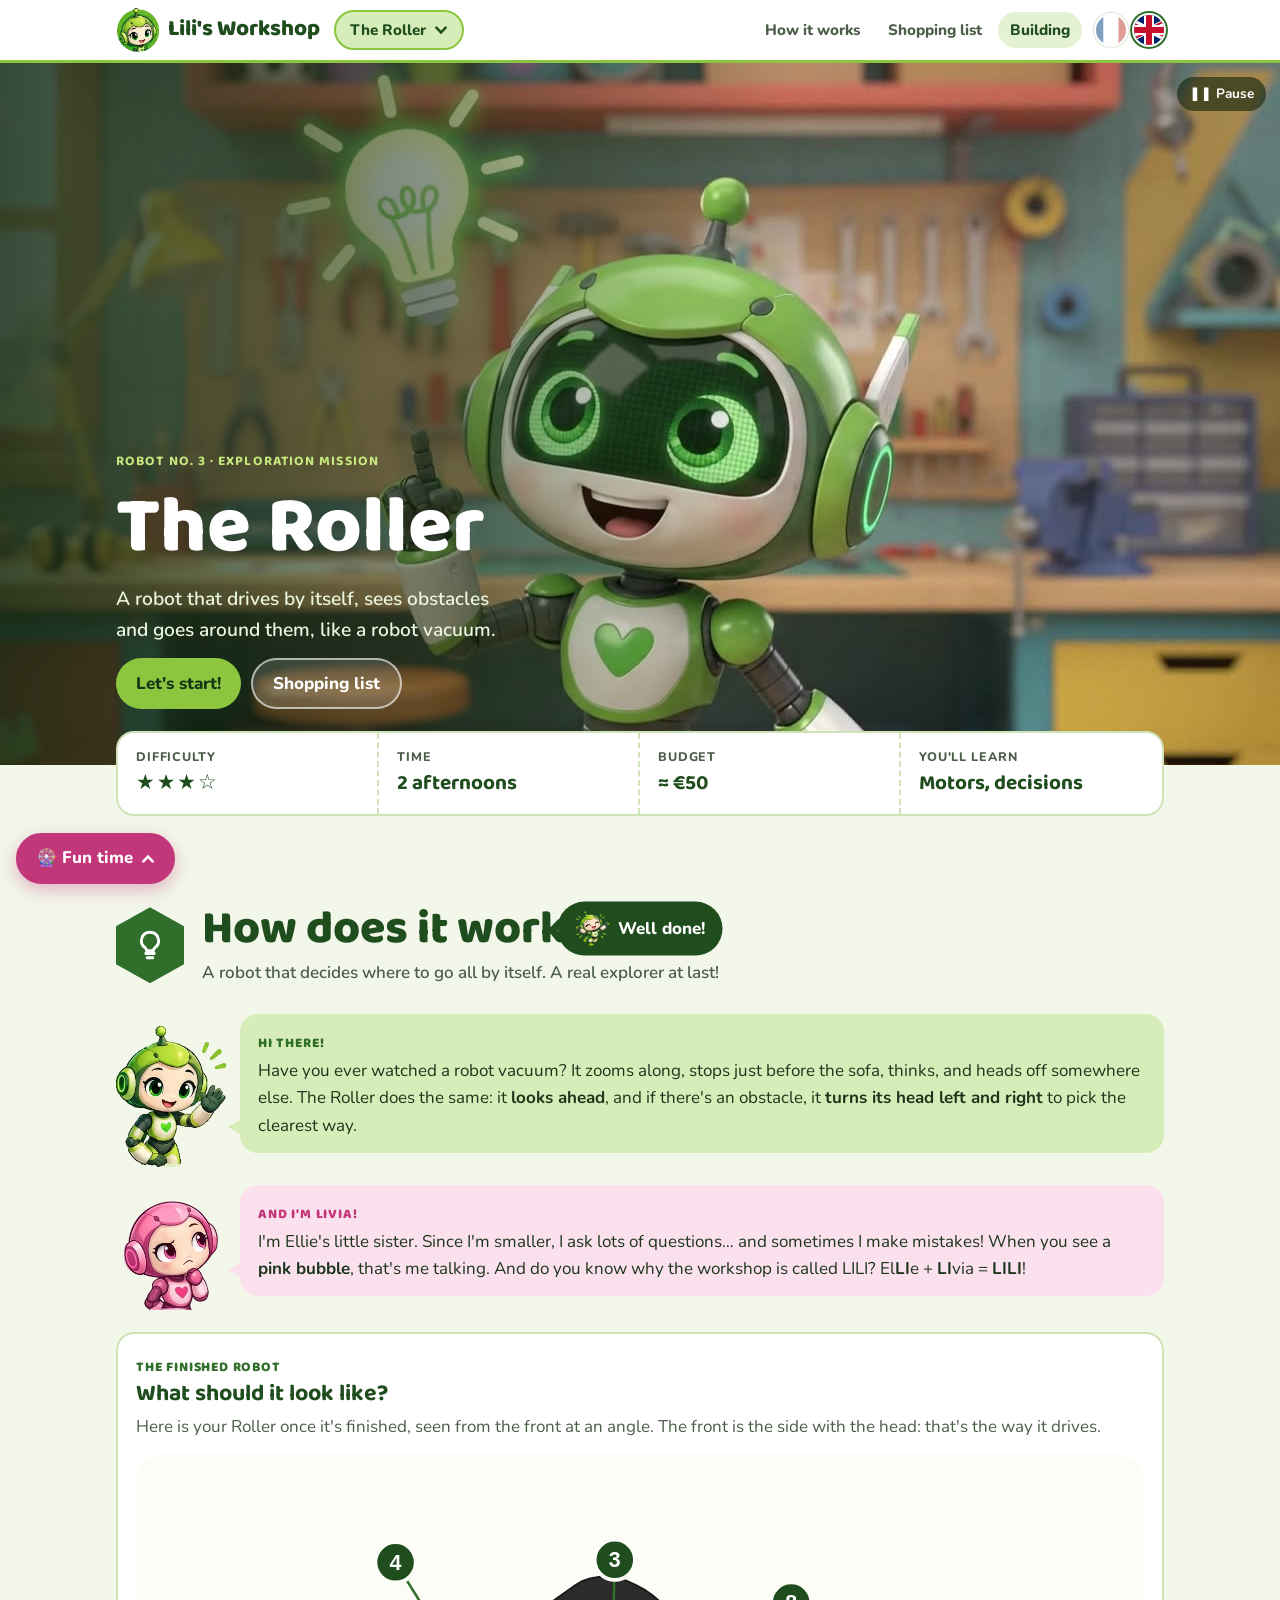
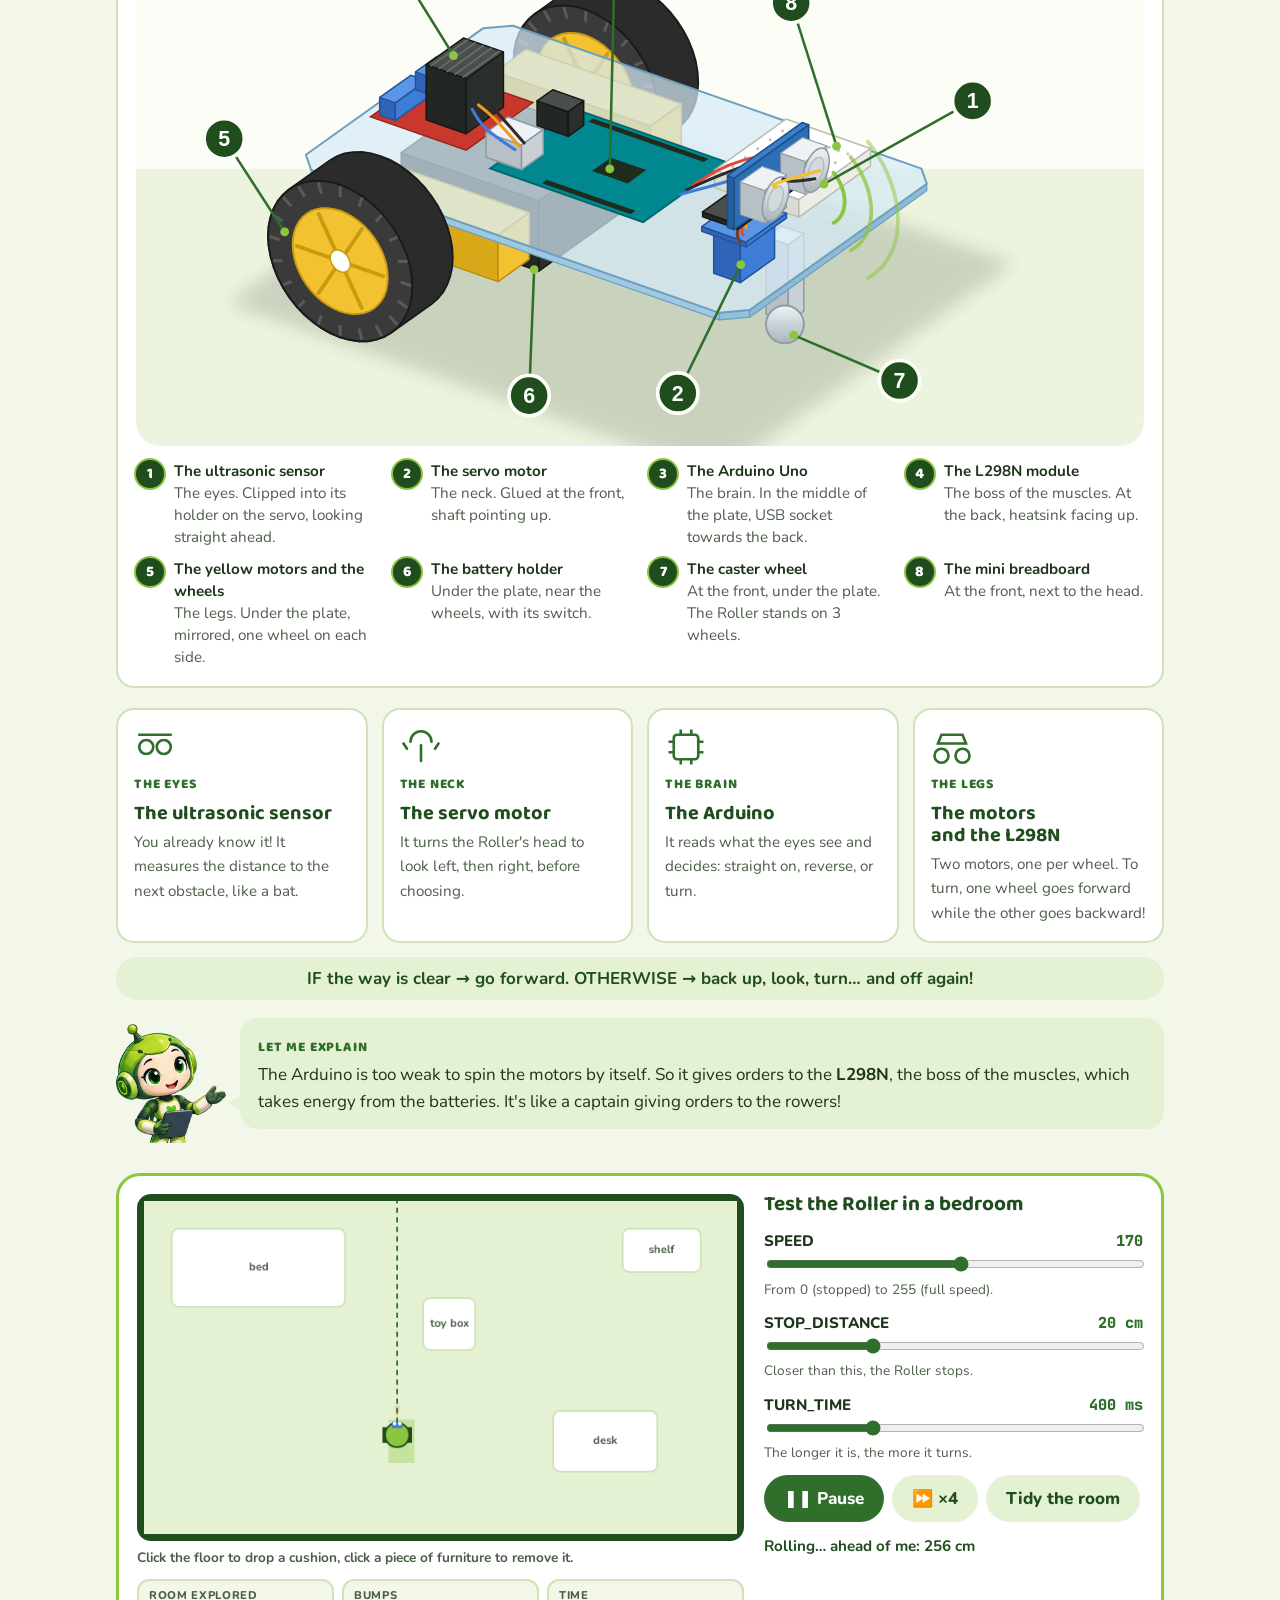
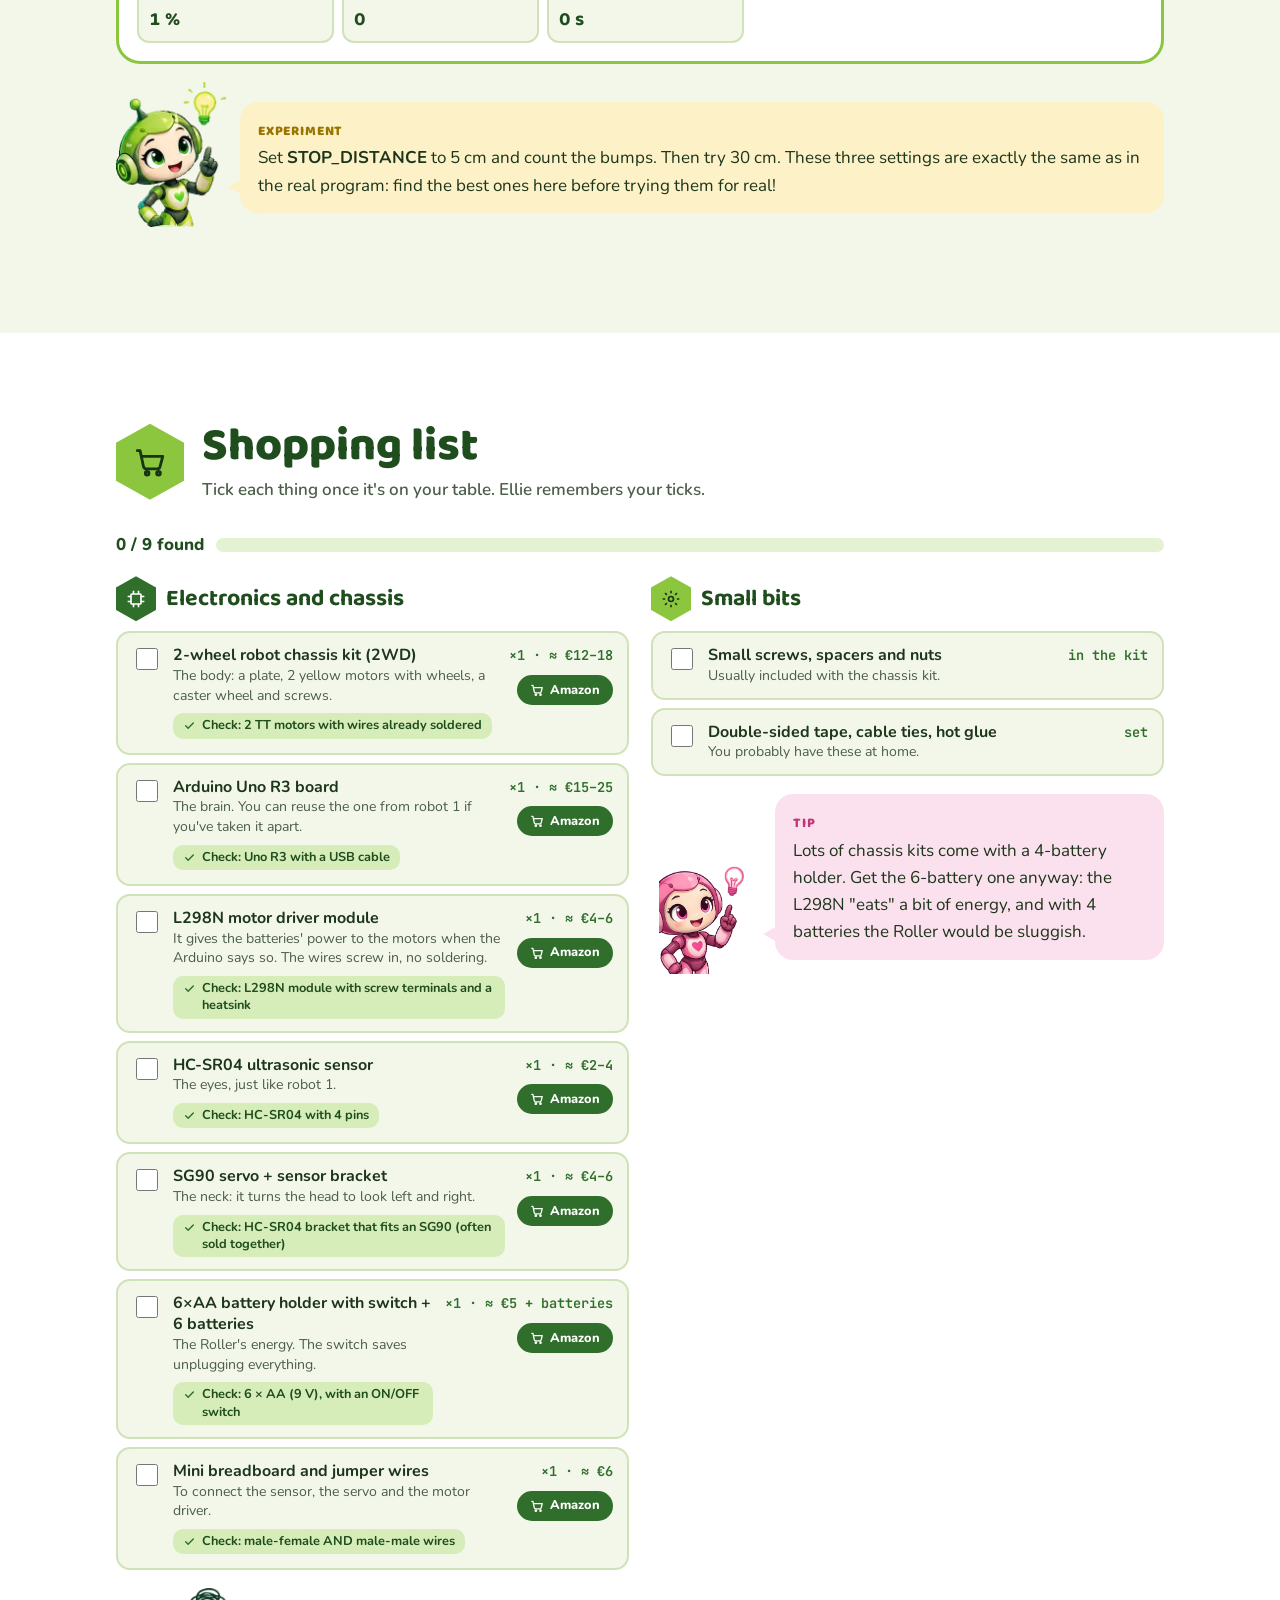
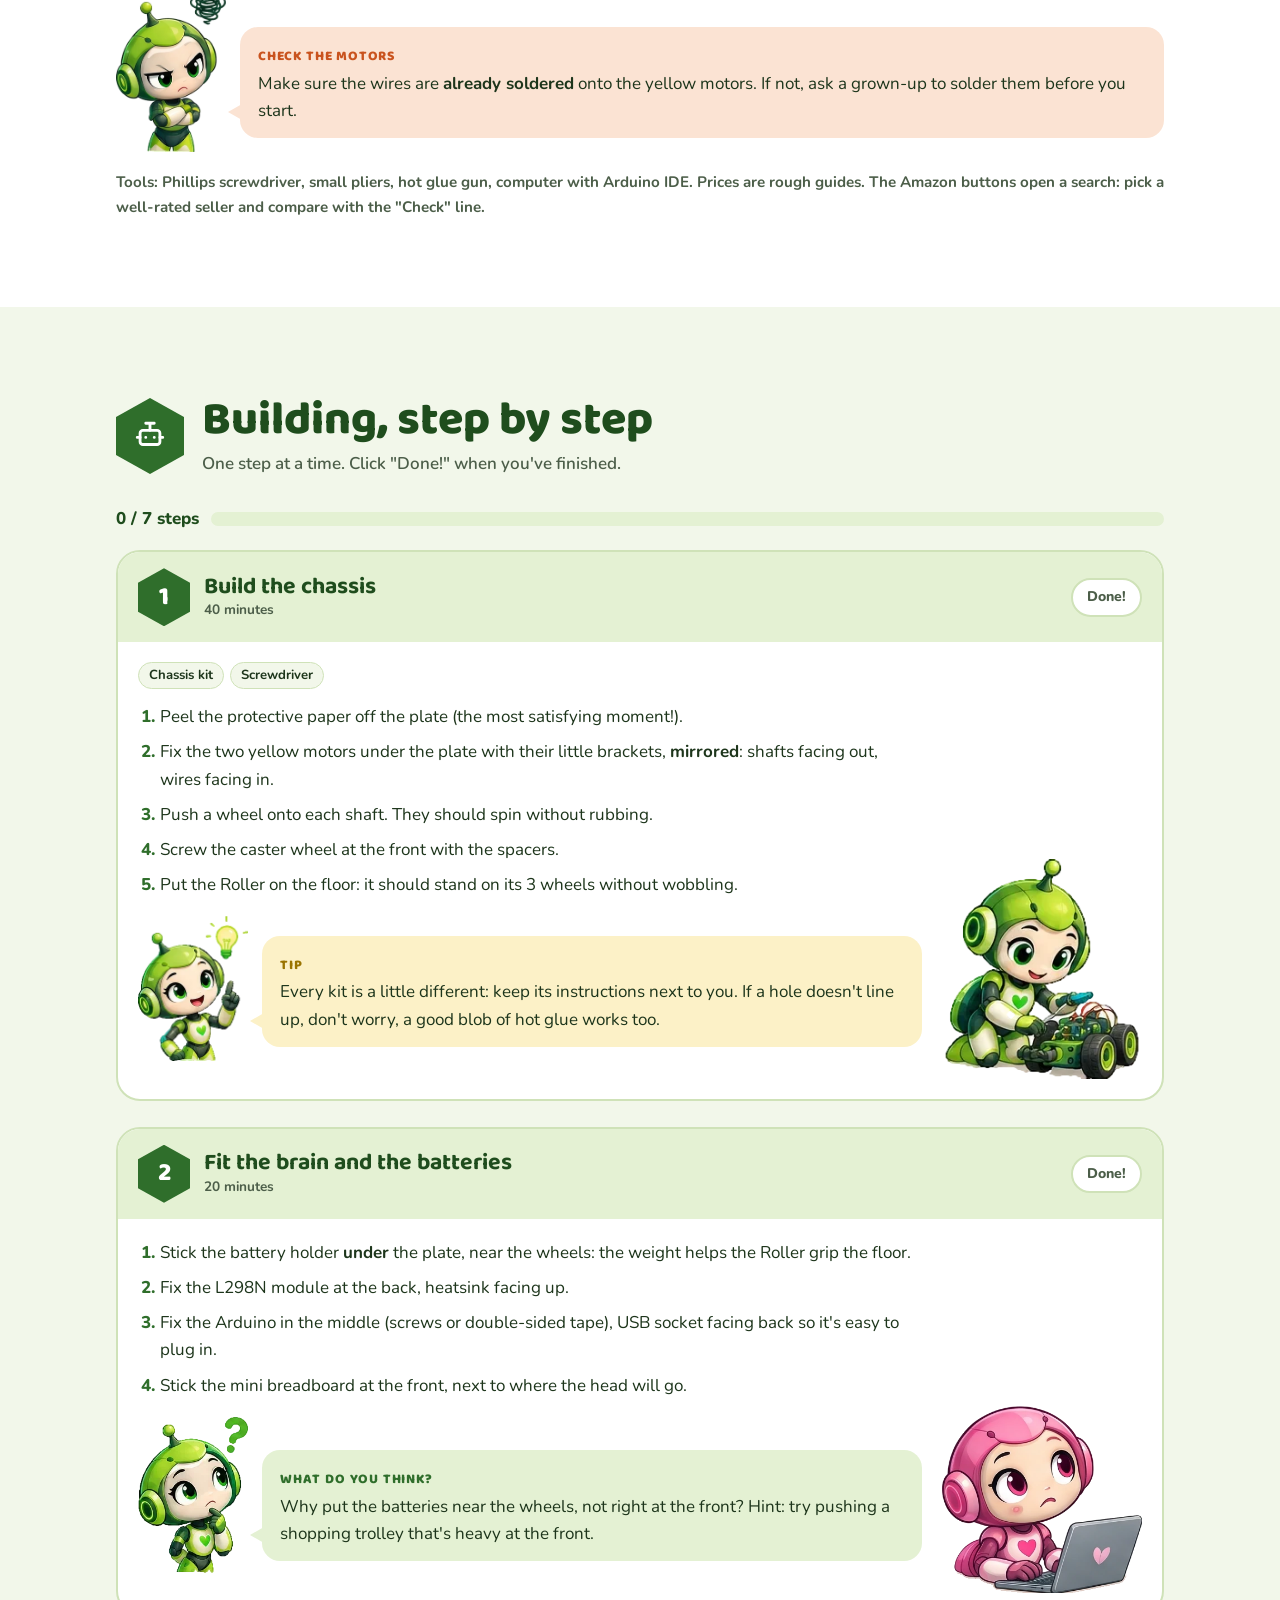
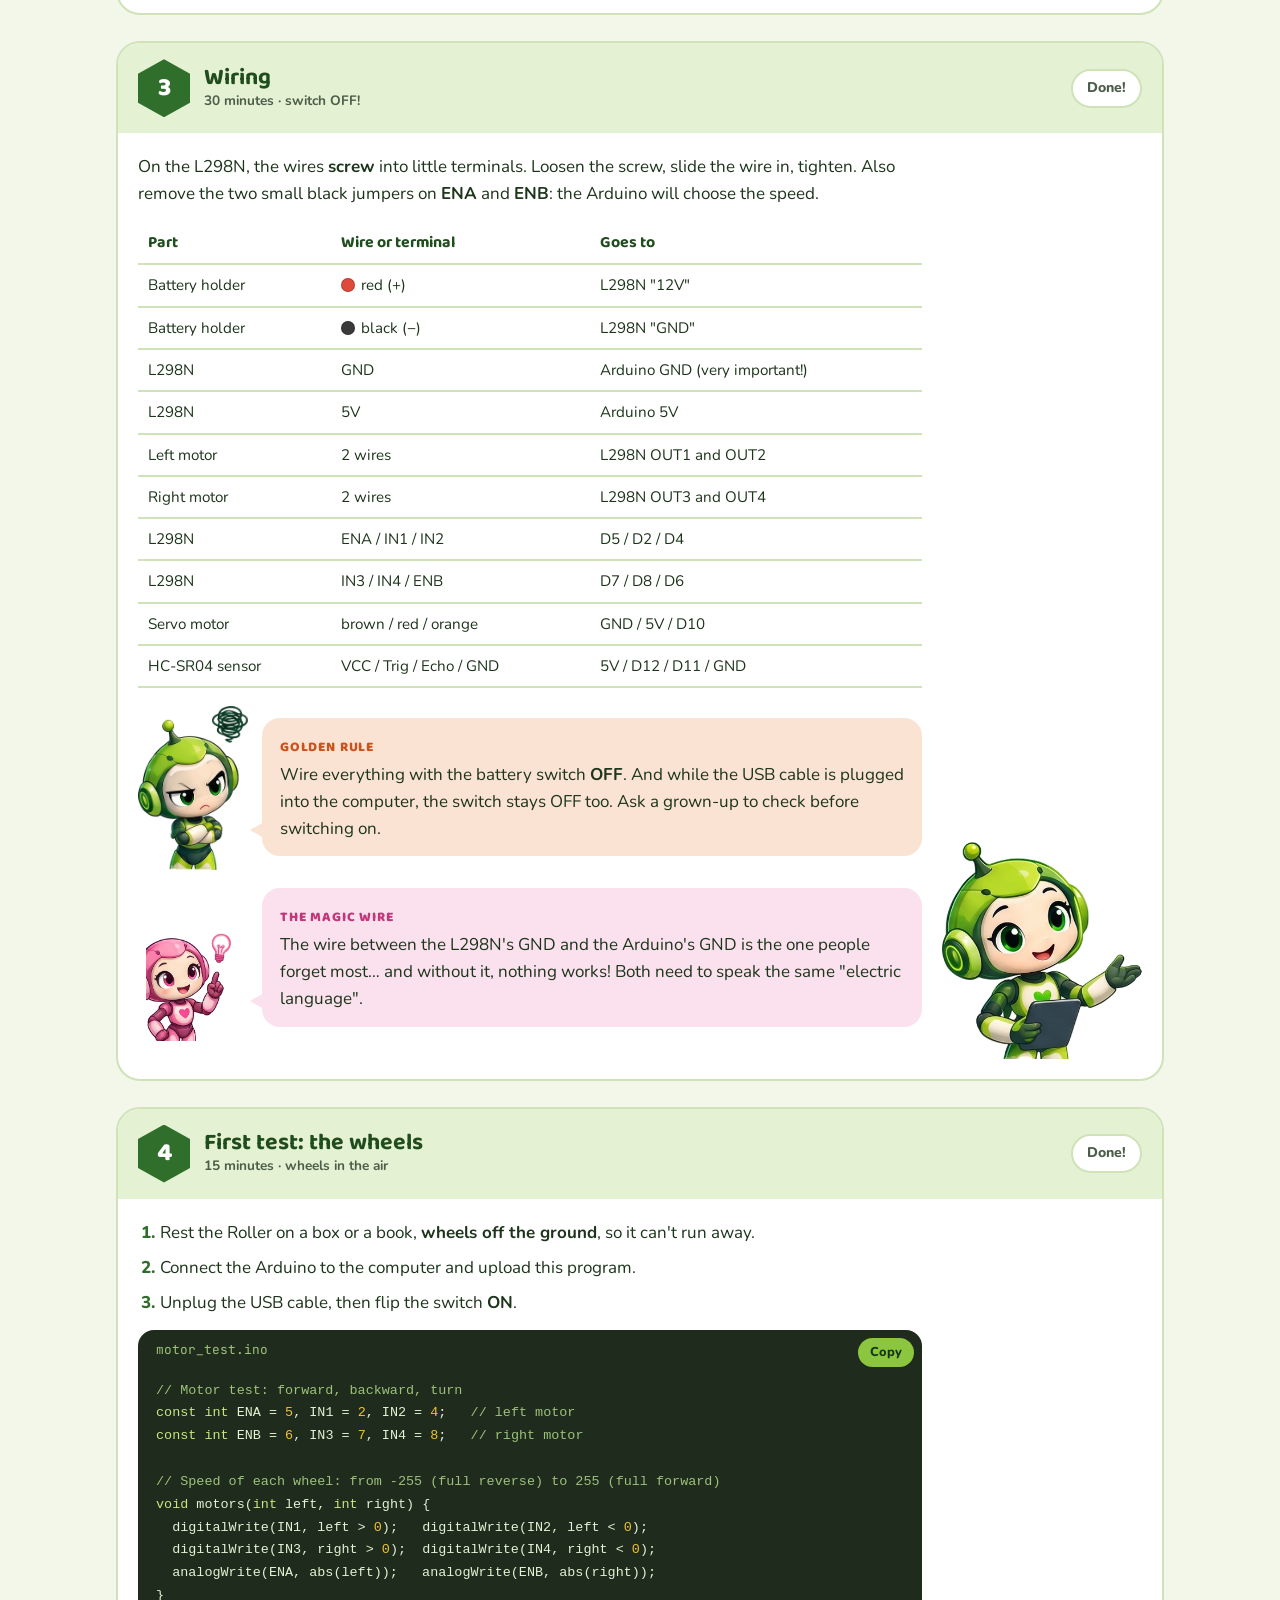
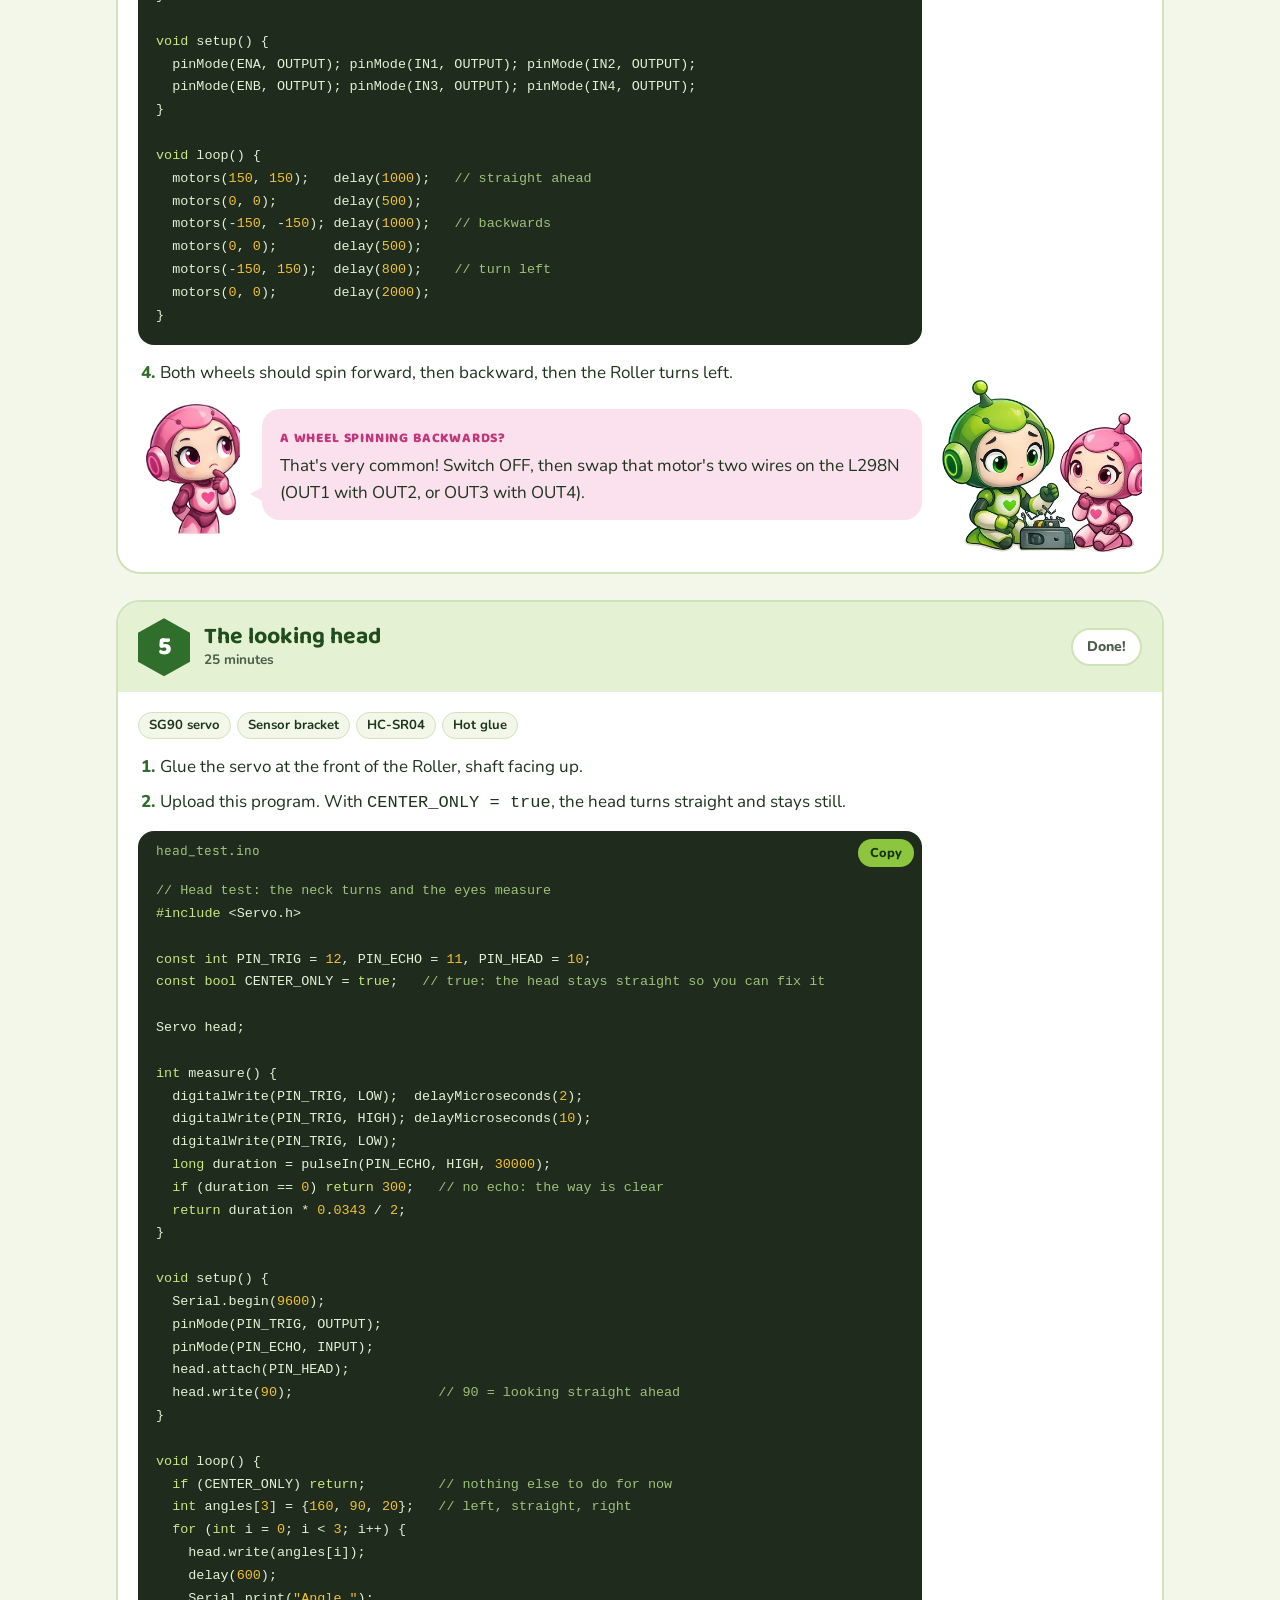
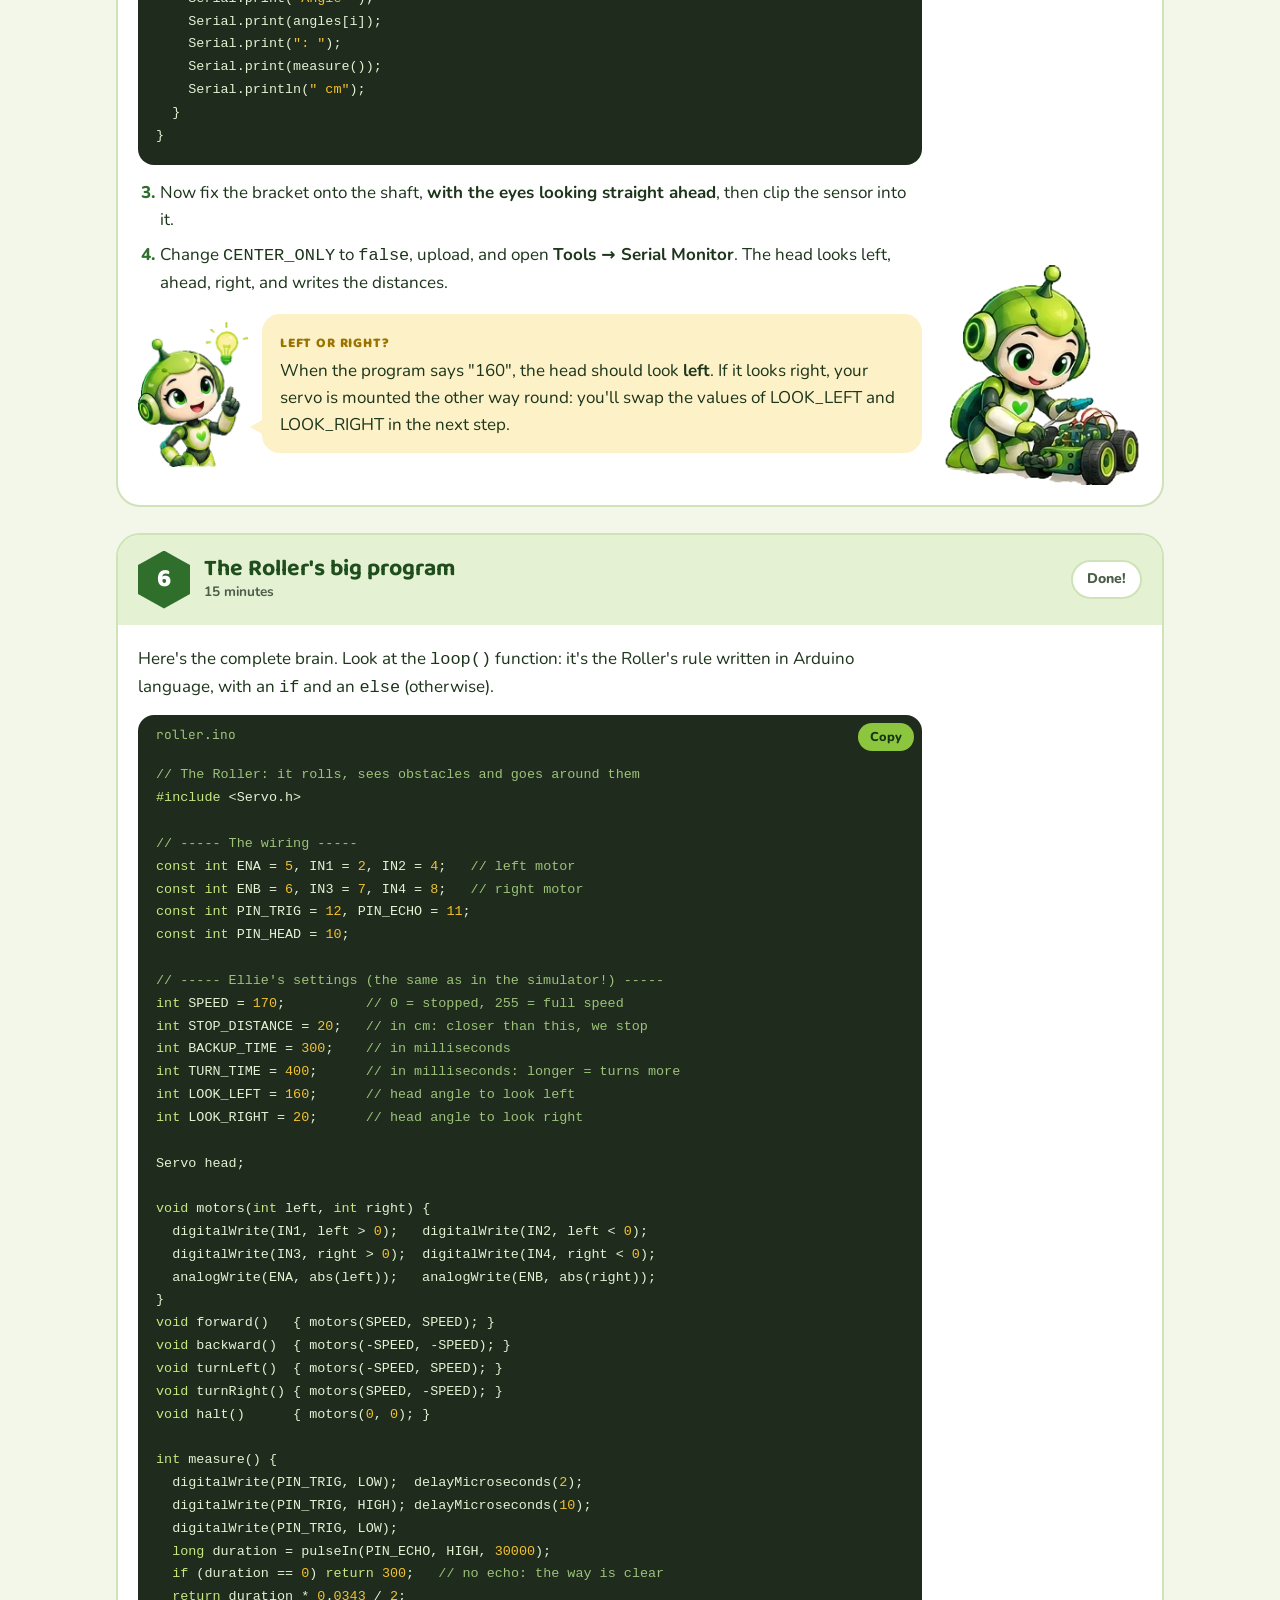
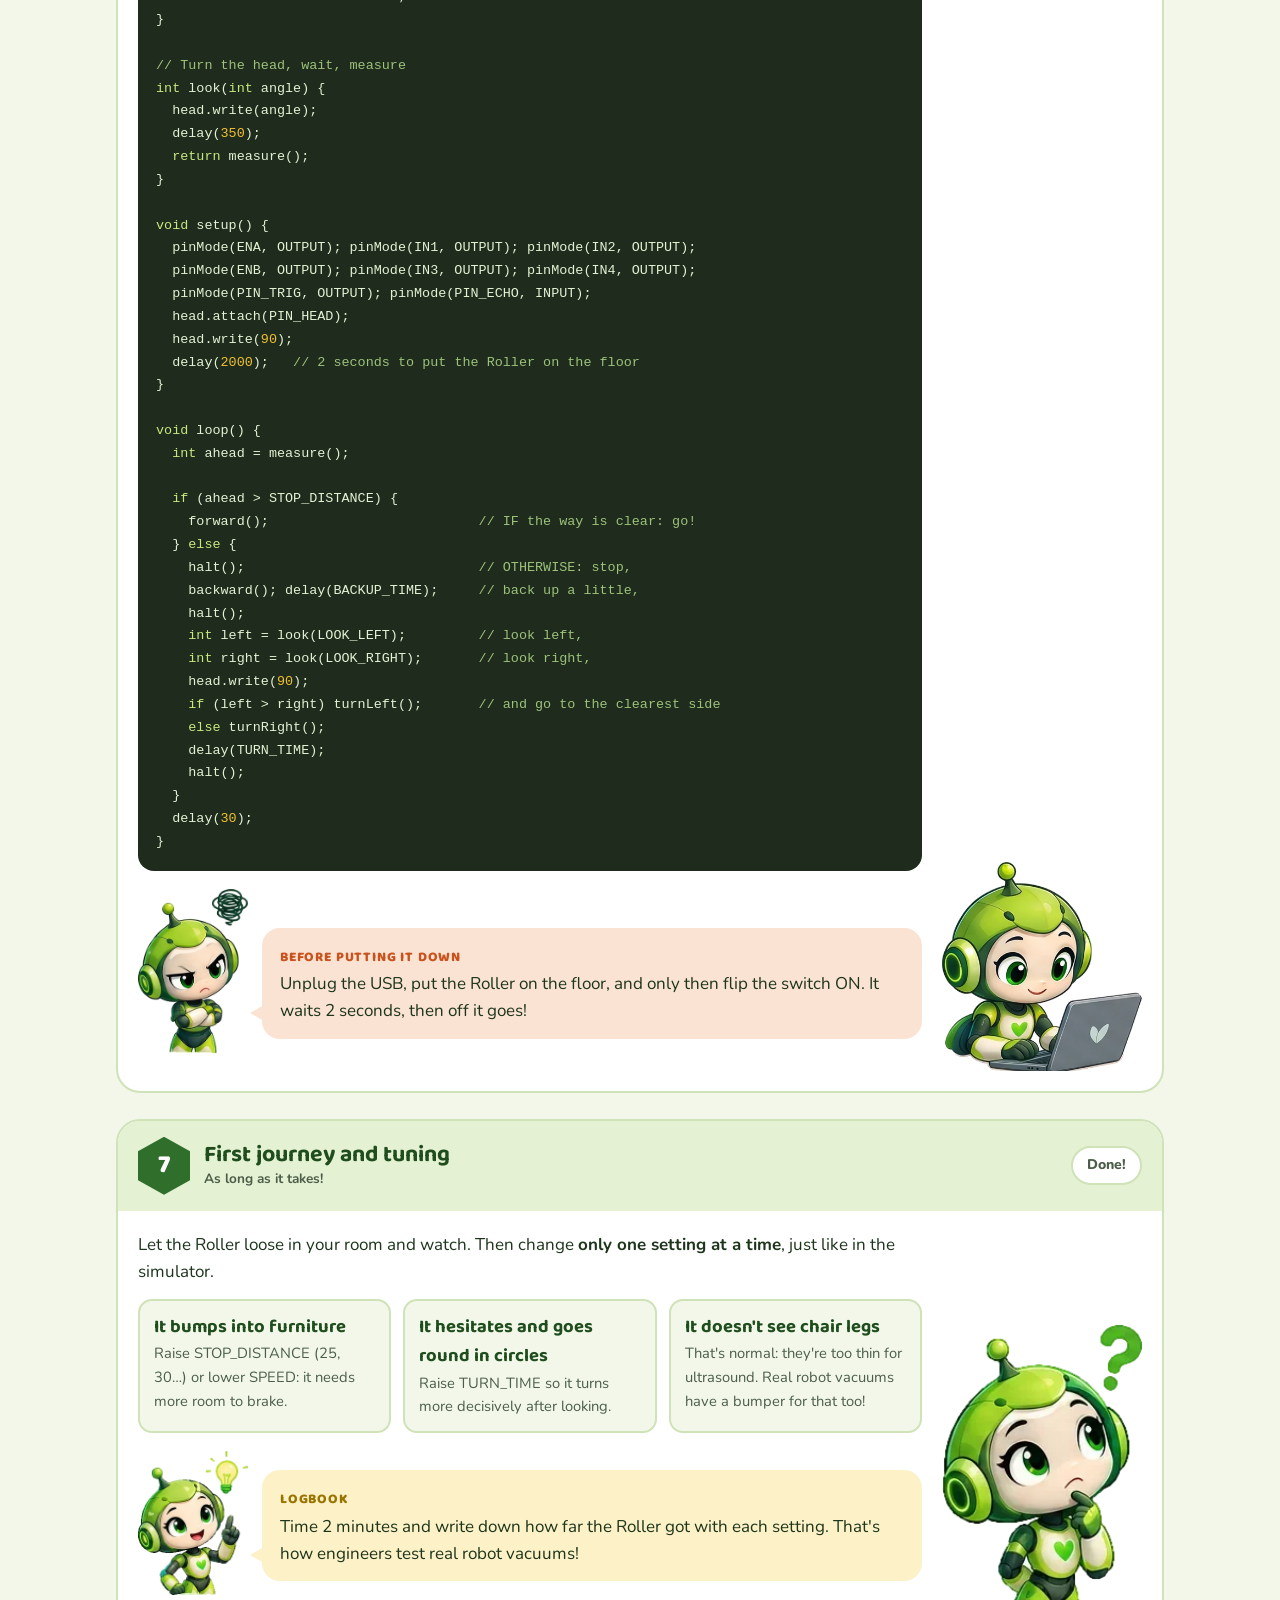
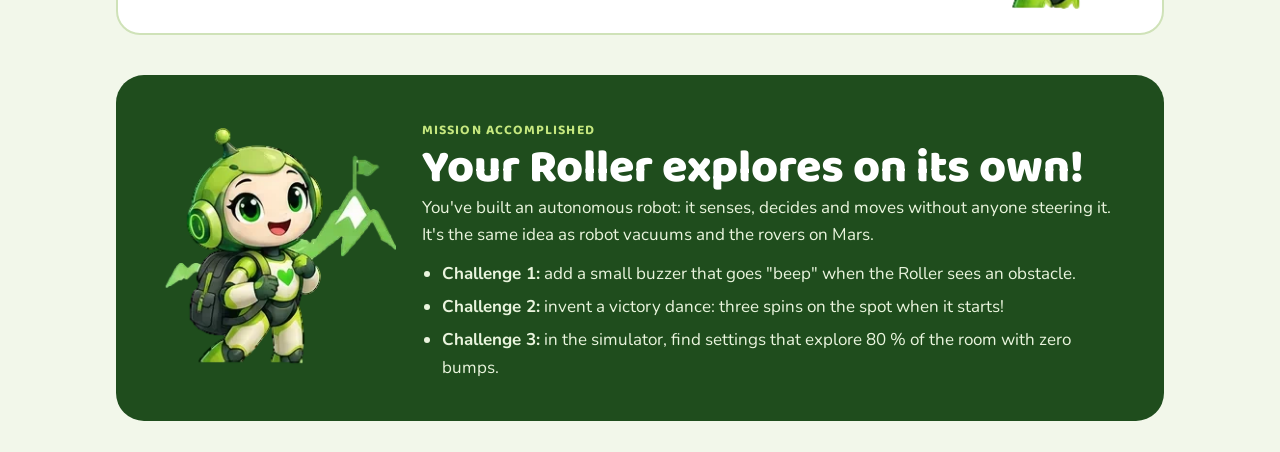
<file: en/rouleur.html>
<!doctype html>
<html lang="en">
<head>
<meta charset="utf-8">
<meta name="viewport" content="width=device-width, initial-scale=1, viewport-fit=cover">
<title>The Roller · Lili's Workshop</title>
<meta name="description" content="Robot 3 from Lili's Workshop: a rolling robot that sees obstacles and drives around them, like a robot vacuum.">
<link rel="icon" href="../assets/lili-avatar.webp" type="image/webp">
<link rel="alternate" hreflang="fr" href="../rouleur.html">
<link rel="preconnect" href="https://fonts.googleapis.com">
<link rel="preconnect" href="https://fonts.gstatic.com" crossorigin>
<link rel="stylesheet" href="https://fonts.googleapis.com/css2?family=Baloo+2:wght@500;700;800&family=Nunito:wght@400;600;700;800&family=JetBrains+Mono:wght@400;600&display=swap">
<link rel="stylesheet" href="../assets/atelier.css?v=6">
<style>
:root{color-scheme:light;padding-top:env(safe-area-inset-top,0px);padding-bottom:env(safe-area-inset-bottom,0px)}
body{margin:0} img{max-width:100%} [hidden]{display:none!important}
.room{margin-top:30px;background:var(--surface);border:3px solid var(--lime);border-radius:24px;padding:18px;display:grid;grid-template-columns:minmax(0,1.6fr) minmax(0,1fr);gap:20px}
.room canvas{width:100%;height:auto;aspect-ratio:7/4;border-radius:14px;display:block;cursor:crosshair}
.room .sim-ctrl{display:grid;gap:12px;align-content:start;min-width:0}
.room .sim-ctrl h3{font-size:1.3rem}
.room-stats{display:grid;grid-template-columns:repeat(3,1fr);gap:8px;margin-top:10px}
.room-stats div{background:var(--bg);border:2px solid var(--line);border-radius:12px;padding:6px 10px}
.room-stats span{display:block;font-size:.7rem;font-weight:800;letter-spacing:.06em;text-transform:uppercase;color:var(--ink-soft)}
.room-stats b{font-family:var(--font-display);font-size:1.2rem;color:var(--green-deep);font-variant-numeric:tabular-nums}
.room-hint{font-size:.85rem;color:var(--ink-soft);font-weight:700;margin-top:6px}
@media (max-width:820px){.room{grid-template-columns:1fr}}
</style>
</head>
<body>
<header class="topbar">
  <div class="wrap">
    <a class="brand" href="index.html"><img src="../assets/lili-avatar.webp" alt="">Lili's Workshop</a>
    <div class="picker">
      <button class="picker-btn" id="pickerBtn" aria-expanded="false" aria-controls="pickerMenu">The Roller<svg viewBox="0 0 12 12" fill="none" stroke="currentColor" stroke-width="2.2" stroke-linecap="round"><path d="M2 4l4 4 4-4"/></svg>
      </button>
      <div class="picker-menu" id="pickerMenu" hidden>
        <a class="robot-opt" href="index.html">
          <span class="ico"><svg viewBox="0 0 48 48" width="40"><circle cx="24" cy="16" r="7" fill="#F4F4F0" stroke="#2F6E2B" stroke-width="2"/><rect x="4" y="25" width="40" height="5" rx="2.5" fill="#8CC63F" transform="rotate(-8 24 27)"/><path d="M24 30v12M16 42h16" stroke="#2F6E2B" stroke-width="3" stroke-linecap="round"/></svg></span>
          <span><b>The Balancer · Version 1</b><small>A ping-pong ball balanced on a rail</small></span>
        </a>
        <a class="robot-opt" href="plateau.html">
          <span class="ico"><svg viewBox="0 0 48 48" width="40"><circle cx="24" cy="10" r="5" fill="#F4F4F0" stroke="#2F6E2B" stroke-width="2"/><ellipse cx="24" cy="19" rx="19" ry="4.5" fill="#8CC63F" stroke="#2F6E2B" stroke-width="2" transform="rotate(-6 24 19)"/><path d="M11 23l-3 17M24 24v16M37 21l3 19M5 41h38" stroke="#2F6E2B" stroke-width="3" stroke-linecap="round"/></svg></span>
          <span><b>The Balancer · Version 2</b><small>A ball on a plate, 3 motors · expert level</small></span>
        </a>
        <a class="robot-opt" href="enseigne.html">
          <span class="ico"><svg viewBox="0 0 48 48" width="40"><rect x="4" y="12" width="40" height="24" rx="5" fill="#1F4D1D"/><text x="24" y="30" text-anchor="middle" font-family="Baloo 2, sans-serif" font-weight="800" font-size="15" fill="#C6E87F">ABC</text></svg></span>
          <span><b>The Light-up Sign · Version 1</b><small>Your name in 3D-printed letters that glow</small></span>
        </a>
        <a class="robot-opt" href="panneau.html">
          <span class="ico"><svg viewBox="0 0 48 48" width="40"><rect x="4" y="12" width="40" height="24" rx="5" fill="#1F4D1D"/><text x="24" y="30" text-anchor="middle" font-family="Baloo 2, sans-serif" font-weight="800" font-size="15" fill="#C6E87F">ABC</text></svg></span>
          <span><b>The Light-up Sign · Version 2</b><small>Your messages scrolling · very easy</small></span>
        </a>
        <a class="robot-opt is-current" href="#top">
          <span class="ico"><svg viewBox="0 0 48 48" width="40"><rect x="8" y="16" width="32" height="16" rx="5" fill="#8CC63F" stroke="#1F4D1D" stroke-width="2"/><rect x="18" y="9" width="12" height="7" rx="2" fill="#3D7DD8"/><circle cx="14" cy="34" r="6" fill="#1F4D1D"/><circle cx="34" cy="34" r="6" fill="#1F4D1D"/></svg></span>
          <span><b>The Roller</b><small>It drives and avoids obstacles by itself</small></span>
        </a>
        <span class="robot-opt locked" aria-disabled="true">
          <span class="ico"><svg viewBox="0 0 48 48" width="34"><rect x="10" y="20" width="28" height="22" rx="5" fill="none" stroke="currentColor" stroke-width="3"/><path d="M16 20v-6a8 8 0 0116 0v6" fill="none" stroke="currentColor" stroke-width="3"/></svg></span>
          <span><b>Mystery</b><small>Unlocks once you've finished the Roller</small></span>
        </span>
      </div>
    </div>
    <nav class="navlinks" aria-label="Chapters">
      <a href="#comprendre">How it works</a>
      <a href="#courses">Shopping list</a>
      <a href="#montage">Building</a>
    </nav>
    <nav class="lang" aria-label="Language"><a href="../rouleur.html" lang="fr" hreflang="fr" title="Français" aria-label="Français"><svg viewBox="0 0 3 2" preserveAspectRatio="xMidYMid slice" aria-hidden="true"><rect width="1" height="2" fill="#0055A4"/><rect x="1" width="1" height="2" fill="#FFFFFF"/><rect x="2" width="1" height="2" fill="#EF4135"/></svg></a><a href="rouleur.html" lang="en" hreflang="en" title="English" aria-label="English" aria-current="true"><svg viewBox="0 0 60 30" preserveAspectRatio="xMidYMid slice" aria-hidden="true"><clipPath id="ukT"><path d="M30,15h30v15zv15h-30zh-30v-15zv-15h30z"/></clipPath><rect width="60" height="30" fill="#012169"/><path d="M0,0L60,30M60,0L0,30" stroke="#FFFFFF" stroke-width="6"/><path d="M0,0L60,30M60,0L0,30" clip-path="url(#ukT)" stroke="#C8102E" stroke-width="4"/><path d="M30,0v30M0,15h60" stroke="#FFFFFF" stroke-width="10"/><path d="M30,0v30M0,15h60" stroke="#C8102E" stroke-width="6"/></svg></a></nav>
  </div>
</header>

<main id="top">
  <div class="hero">
    <video id="heroVideo" src="../assets/banner.mp4?v=4" poster="../assets/banner-poster.jpg" autoplay muted loop playsinline aria-label="Ellie building a rolling robot in her workshop"></video>
    <button class="vid-toggle" id="vidToggle" type="button">❚❚ Pause</button>
    <div class="hero-text">
      <div class="wrap">
        <span class="eyebrow">Robot no. 3 · Exploration mission</span>
        <h1>The Roller</h1>
        <p class="lead">A robot that drives by itself, sees obstacles and goes around them, like a robot vacuum.</p>
        <div class="hero-cta">
          <a class="btn btn-lime" href="#comprendre">Let's start!</a>
          <a class="btn btn-ghost" href="#courses">Shopping list</a>
        </div>
      </div>
    </div>
  </div>

  <div class="wrap">
    <div class="facts">
      <div><span>Difficulty</span><b class="stars">★★★☆</b></div>
      <div><span>Time</span><b>2 afternoons</b></div>
      <div><span>Budget</span><b>≈ €50</b></div>
      <div><span>You'll learn</span><b>Motors, decisions</b></div>
    </div>
  </div>

  <!-- ===================== HOW IT WORKS ===================== -->
  <section class="chap" id="comprendre">
    <div class="wrap">
      <div class="chap-head">
        <div class="hex"><svg viewBox="0 0 24 24" fill="none" stroke="currentColor" stroke-width="2" stroke-linecap="round" stroke-linejoin="round"><path d="M9 18h6M10 21h4M12 3a6 6 0 00-3.5 10.9c.6.5 1 1.2 1 2.1h5c0-.9.4-1.6 1-2.1A6 6 0 0012 3z"/></svg></div>
        <div><h2>How does it work?</h2><p>A robot that decides where to go all by itself. A real explorer at last!</p></div>
      </div>
      <div class="lili">
        <img src="../assets/lili-coucou.webp" alt="Ellie waving">
        <div class="bubble"><span class="tag">Hi there!</span><p>Have you ever watched a robot vacuum? It zooms along, stops just before the sofa, thinks, and heads off somewhere else. The Roller does the same: it <strong>looks ahead</strong>, and if there's an obstacle, it <strong>turns its head left and right</strong> to pick the clearest way.</p></div>
      </div>
      <div class="lili livia"><img src="../assets/livia-petite.webp" alt="Livia, Ellie's little sister"><div class="bubble"><span class="tag">And I'm Livia!</span><p>I'm Ellie's little sister. Since I'm smaller, I ask lots of questions… and sometimes I make mistakes! When you see a <strong>pink bubble</strong>, that's me talking. And do you know why the workshop is called LILI? El<strong>LI</strong>e + <strong>LI</strong>via = <strong>LILI</strong>!</p></div></div>
      <!-- À quoi doit-il ressembler ? -->
      <figure class="look" id="apercu">
        <div class="look-head"><span class="role">The finished robot</span><h3>What should it look like?</h3><p>Here is your Roller once it's finished, seen from the front at an angle. The front is the side with the head: that's the way it drives.</p></div>
        <a class="look-pic" href="../assets/look-rouleur.svg" target="_blank" rel="noopener" title="Open the picture full size"><img src="../assets/look-rouleur.svg" alt="The finished Roller seen from the front three-quarter: clear chassis, yellow wheels, head with the sensor on the servo, Arduino, L298N and breadboard" width="800" height="470" loading="lazy"></a>
        <p class="look-zoom">Tap the picture to see it bigger.</p>
        <ol class="look-key">
          <li><span><b>The ultrasonic sensor</b>The eyes. Clipped into its holder on the servo, looking straight ahead.</span></li>
          <li><span><b>The servo motor</b>The neck. Glued at the front, shaft pointing up.</span></li>
          <li><span><b>The Arduino Uno</b>The brain. In the middle of the plate, USB socket towards the back.</span></li>
          <li><span><b>The L298N module</b>The boss of the muscles. At the back, heatsink facing up.</span></li>
          <li><span><b>The yellow motors and the wheels</b>The legs. Under the plate, mirrored, one wheel on each side.</span></li>
          <li><span><b>The battery holder</b>Under the plate, near the wheels, with its switch.</span></li>
          <li><span><b>The caster wheel</b>At the front, under the plate. The Roller stands on 3 wheels.</span></li>
          <li><span><b>The mini breadboard</b>At the front, next to the head.</span></li>
        </ol>
      </figure>

      <div class="how">
        <div class="how-card">
          <svg viewBox="0 0 48 48" fill="none" stroke="currentColor" stroke-width="3" stroke-linecap="round"><circle cx="14" cy="24" r="8"/><circle cx="34" cy="24" r="8"/><path d="M6 10h36"/></svg>
          <span class="role">The eyes</span><h3>The ultrasonic sensor</h3>
          <p>You already know it! It measures the distance to the next obstacle, like a bat.</p>
        </div>
        <div class="how-card">
          <svg viewBox="0 0 48 48" fill="none" stroke="currentColor" stroke-width="3" stroke-linecap="round"><path d="M24 40V22"/><path d="M12 18a12 12 0 0124 0"/><path d="M8 26l-4-6M40 26l4-6"/></svg>
          <span class="role">The neck</span><h3>The servo motor</h3>
          <p>It turns the Roller's head to look left, then right, before choosing.</p>
        </div>
        <div class="how-card">
          <svg viewBox="0 0 48 48" fill="none" stroke="currentColor" stroke-width="3" stroke-linejoin="round"><rect x="10" y="10" width="28" height="28" rx="4"/><path d="M18 4v6M30 4v6M18 38v6M30 38v6M4 18h6M4 30h6M38 18h6M38 30h6"/></svg>
          <span class="role">The brain</span><h3>The Arduino</h3>
          <p>It reads what the eyes see and decides: straight on, reverse, or turn.</p>
        </div>
        <div class="how-card">
          <svg viewBox="0 0 48 48" fill="none" stroke="currentColor" stroke-width="3" stroke-linecap="round"><circle cx="12" cy="34" r="8"/><circle cx="36" cy="34" r="8"/><path d="M8 20h32l-4-10H12z"/></svg>
          <span class="role">The legs</span><h3>The motors and the L298N</h3>
          <p>Two motors, one per wheel. To turn, one wheel goes forward while the other goes backward!</p>
        </div>
      </div>
      <p class="loop-line">IF the way is clear → go forward. OTHERWISE → back up, look, turn… and off again!</p>
      <div class="lili ask">
        <img src="../assets/lili-explique.webp" alt="Ellie explaining with a tablet">
        <div class="bubble"><span class="tag">Let me explain</span><p>The Arduino is too weak to spin the motors by itself. So it gives orders to the <strong>L298N</strong>, the boss of the muscles, which takes energy from the batteries. It's like a captain giving orders to the rowers!</p></div>
      </div>

      <!-- Simulator -->
      <div class="room">
        <div>
          <canvas id="simCanvas" width="700" height="400" aria-label="Top-down simulation of the Roller in a bedroom"></canvas>
          <p class="room-hint">Click the floor to drop a cushion, click a piece of furniture to remove it.</p>
          <div class="room-stats">
            <div><span>Room explored</span><b id="simCover">0 %</b></div>
            <div><span>Bumps</span><b id="simBumps">0</b></div>
            <div><span>Time</span><b id="simTime">0 s</b></div>
          </div>
        </div>
        <div class="sim-ctrl">
          <h3>Test the Roller in a bedroom</h3>
          <div class="slider">
            <label for="simSpeed">SPEED <output id="simSpeedOut">170</output></label>
            <input type="range" id="simSpeed" min="80" max="255" step="5" value="170">
            <small>From 0 (stopped) to 255 (full speed).</small>
          </div>
          <div class="slider">
            <label for="simStop">STOP_DISTANCE <output id="simStopOut">20 cm</output></label>
            <input type="range" id="simStop" min="5" max="60" step="1" value="20">
            <small>Closer than this, the Roller stops.</small>
          </div>
          <div class="slider">
            <label for="simTurn">TURN_TIME <output id="simTurnOut">400 ms</output></label>
            <input type="range" id="simTurn" min="100" max="1200" step="50" value="400">
            <small>The longer it is, the more it turns.</small>
          </div>
          <div class="row">
            <button class="btn btn-green" id="simPlay" type="button">❚❚ Pause</button>
            <button class="btn btn-soft" id="simFast" type="button" title="Speed up" aria-label="Speed up" aria-pressed="false">⏩ ×4</button>
            <button class="btn btn-soft" id="simReset" type="button">Tidy the room</button>
          </div>
          <p class="sim-msg" id="simMsg">The Roller is starting…</p>
        </div>
      </div>
      <div class="lili tip">
        <img src="../assets/lili-idee.webp" alt="Ellie has an idea">
        <div class="bubble"><span class="tag">Experiment</span><p>Set <strong>STOP_DISTANCE</strong> to 5 cm and count the bumps. Then try 30 cm. These three settings are exactly the same as in the real program: find the best ones here before trying them for real!</p></div>
      </div>
    </div>
  </section>

  <!-- ===================== SHOPPING ===================== -->
  <section class="chap chap-alt" id="courses">
    <div class="wrap">
      <div class="chap-head">
        <div class="hex lime"><svg viewBox="0 0 24 24" fill="none" stroke="currentColor" stroke-width="2" stroke-linecap="round" stroke-linejoin="round"><path d="M3 4h2l2.4 11.2a2 2 0 002 1.6h7.7a2 2 0 002-1.5L21 8H6"/><circle cx="10" cy="20" r="1.3"/><circle cx="18" cy="20" r="1.3"/></svg></div>
        <div><h2>Shopping list</h2><p>Tick each thing once it's on your table. Ellie remembers your ticks.</p></div>
      </div>
      <div class="progress"><span id="shopCount">0 / 0 found</span><div class="bar"><i id="shopBar"></i></div></div>
      <div class="shop">
        <div class="shop-group">
          <h3><span class="hex"><svg viewBox="0 0 24 24" fill="none" stroke="currentColor" stroke-width="2"><rect x="6" y="6" width="12" height="12" rx="1"/><path d="M9 2v4M15 2v4M9 18v4M15 18v4M2 9h4M2 15h4M18 9h4M18 15h4"/></svg></span>Electronics and chassis</h3>
          <ul class="items" id="shopElec"></ul>
        </div>
        <div class="shop-group">
          <h3><span class="hex lime"><svg viewBox="0 0 24 24" fill="none" stroke="currentColor" stroke-width="2"><circle cx="12" cy="12" r="3"/><path d="M12 2v3M12 19v3M2 12h3M19 12h3M4.9 4.9l2.1 2.1M17 17l2.1 2.1M19.1 4.9L17 7M7 17l-2.1 2.1"/></svg></span>Small bits</h3>
          <ul class="items" id="shopOther"></ul>
          <div class="lili tip livia"><img src="../assets/livia-idee.webp" alt=""><div class="bubble"><span class="tag">Tip</span><p>Lots of chassis kits come with a 4-battery holder. Get the 6-battery one anyway: the L298N "eats" a bit of energy, and with 4 batteries the Roller would be sluggish.</p></div></div>
        </div>
      </div>
      <div class="lili warn">
        <img src="../assets/lili-pas-contente.webp" alt="Ellie with her arms crossed">
        <div class="bubble"><span class="tag">Check the motors</span><p>Make sure the wires are <strong>already soldered</strong> onto the yellow motors. If not, ask a grown-up to solder them before you start.</p></div>
      </div>
      <p class="total">Tools: Phillips screwdriver, small pliers, hot glue gun, computer with Arduino IDE. Prices are rough guides. The Amazon buttons open a search: pick a well-rated seller and compare with the "Check" line.</p>
    </div>
  </section>

  <!-- ===================== BUILDING ===================== -->
  <section class="chap" id="montage">
    <div class="wrap">
      <div class="chap-head">
        <div class="hex"><svg viewBox="0 0 24 24" fill="none" stroke="currentColor" stroke-width="2" stroke-linecap="round" stroke-linejoin="round"><rect x="5" y="8" width="14" height="10" rx="2"/><path d="M12 8V4M9 3h6M9 13h.01M15 13h.01M3 13h2M19 13h2"/></svg></div>
        <div><h2>Building, step by step</h2><p>One step at a time. Click "Done!" when you've finished.</p></div>
      </div>
      <div class="progress"><span id="stepCount">0 / 0 steps</span><div class="bar"><i id="stepBar"></i></div></div>

      <div class="steps">
        <article class="step" data-step="1">
          <div class="step-head"><span class="num">1</span><div><h3>Build the chassis</h3><small>40 minutes</small></div><button class="done-btn" type="button">Done!</button></div>
          <div class="step-body"><div>
            <div class="need"><span>Chassis kit</span><span>Screwdriver</span></div>
            <ol>
              <li>Peel the protective paper off the plate (the most satisfying moment!).</li>
              <li>Fix the two yellow motors under the plate with their little brackets, <strong>mirrored</strong>: shafts facing out, wires facing in.</li>
              <li>Push a wheel onto each shaft. They should spin without rubbing.</li>
              <li>Screw the caster wheel at the front with the spacers.</li>
              <li>Put the Roller on the floor: it should stand on its 3 wheels without wobbling.</li>
            </ol>
            <div class="lili tip"><img src="../assets/lili-idee.webp" alt=""><div class="bubble"><span class="tag">Tip</span><p>Every kit is a little different: keep its instructions next to you. If a hole doesn't line up, don't worry, a good blob of hot glue works too.</p></div></div>
          </div><img class="pose" src="../assets/lili-construit.webp" alt=""></div>
        </article>

        <article class="step" data-step="2">
          <div class="step-head"><span class="num">2</span><div><h3>Fit the brain and the batteries</h3><small>20 minutes</small></div><button class="done-btn" type="button">Done!</button></div>
          <div class="step-body"><div>
            <ol>
              <li>Stick the battery holder <strong>under</strong> the plate, near the wheels: the weight helps the Roller grip the floor.</li>
              <li>Fix the L298N module at the back, heatsink facing up.</li>
              <li>Fix the Arduino in the middle (screws or double-sided tape), USB socket facing back so it's easy to plug in.</li>
              <li>Stick the mini breadboard at the front, next to where the head will go.</li>
            </ol>
            <div class="lili ask"><img src="../assets/lili-reflexion.webp" alt=""><div class="bubble"><span class="tag">What do you think?</span><p>Why put the batteries near the wheels, not right at the front? Hint: try pushing a shopping trolley that's heavy at the front.</p></div></div>
          </div><img class="pose" src="../assets/livia-concentree.webp" alt=""></div>
        </article>

        <article class="step" data-step="3">
          <div class="step-head"><span class="num">3</span><div><h3>Wiring</h3><small>30 minutes · switch OFF!</small></div><button class="done-btn" type="button">Done!</button></div>
          <div class="step-body"><div>
            <p>On the L298N, the wires <strong>screw</strong> into little terminals. Loosen the screw, slide the wire in, tighten. Also remove the two small black jumpers on <strong>ENA</strong> and <strong>ENB</strong>: the Arduino will choose the speed.</p>
            <div class="wiring"><table>
              <thead><tr><th>Part</th><th>Wire or terminal</th><th>Goes to</th></tr></thead>
              <tbody>
                <tr><td>Battery holder</td><td><span class="wire" style="background:#E04A3A"></span>red (+)</td><td>L298N "12V"</td></tr>
                <tr><td>Battery holder</td><td><span class="wire" style="background:#3A3A3A"></span>black (−)</td><td>L298N "GND"</td></tr>
                <tr><td>L298N</td><td>GND</td><td>Arduino GND (very important!)</td></tr>
                <tr><td>L298N</td><td>5V</td><td>Arduino 5V</td></tr>
                <tr><td>Left motor</td><td>2 wires</td><td>L298N OUT1 and OUT2</td></tr>
                <tr><td>Right motor</td><td>2 wires</td><td>L298N OUT3 and OUT4</td></tr>
                <tr><td>L298N</td><td>ENA / IN1 / IN2</td><td>D5 / D2 / D4</td></tr>
                <tr><td>L298N</td><td>IN3 / IN4 / ENB</td><td>D7 / D8 / D6</td></tr>
                <tr><td>Servo motor</td><td>brown / red / orange</td><td>GND / 5V / D10</td></tr>
                <tr><td>HC-SR04 sensor</td><td>VCC / Trig / Echo / GND</td><td>5V / D12 / D11 / GND</td></tr>
              </tbody>
            </table></div>
            <div class="lili warn"><img src="../assets/lili-pas-contente.webp" alt=""><div class="bubble"><span class="tag">Golden rule</span><p>Wire everything with the battery switch <strong>OFF</strong>. And while the USB cable is plugged into the computer, the switch stays OFF too. Ask a grown-up to check before switching on.</p></div></div>
            <div class="lili tip livia"><img src="../assets/livia-idee.webp" alt=""><div class="bubble"><span class="tag">The magic wire</span><p>The wire between the L298N's GND and the Arduino's GND is the one people forget most… and without it, nothing works! Both need to speak the same "electric language".</p></div></div>
          </div><img class="pose" src="../assets/lili-explique.webp" alt=""></div>
        </article>

        <article class="step" data-step="4">
          <div class="step-head"><span class="num">4</span><div><h3>First test: the wheels</h3><small>15 minutes · wheels in the air</small></div><button class="done-btn" type="button">Done!</button></div>
          <div class="step-body"><div>
            <ol>
              <li>Rest the Roller on a box or a book, <strong>wheels off the ground</strong>, so it can't run away.</li>
              <li>Connect the Arduino to the computer and upload this program.</li>
              <li>Unplug the USB cable, then flip the switch <strong>ON</strong>.</li>
            </ol>
            <div class="code"><div class="code-name">motor_test.ino</div><button class="copy" type="button">Copy</button><pre><code id="codeMotors"></code></pre></div>
            <ol start="4">
              <li>Both wheels should spin forward, then backward, then the Roller turns left.</li>
            </ol>
            <div class="lili ask livia"><img src="../assets/livia-pensive.webp" alt=""><div class="bubble"><span class="tag">A wheel spinning backwards?</span><p>That's very common! Switch OFF, then swap that motor's two wires on the L298N (OUT1 with OUT2, or OUT3 with OUT4).</p></div></div>
          </div><img class="pose" src="../assets/duo-oups.webp" alt=""></div>
        </article>

        <article class="step" data-step="5">
          <div class="step-head"><span class="num">5</span><div><h3>The looking head</h3><small>25 minutes</small></div><button class="done-btn" type="button">Done!</button></div>
          <div class="step-body"><div>
            <div class="need"><span>SG90 servo</span><span>Sensor bracket</span><span>HC-SR04</span><span>Hot glue</span></div>
            <ol>
              <li>Glue the servo at the front of the Roller, shaft facing up.</li>
              <li>Upload this program. With <code>CENTER_ONLY = true</code>, the head turns straight and stays still.</li>
            </ol>
            <div class="code"><div class="code-name">head_test.ino</div><button class="copy" type="button">Copy</button><pre><code id="codeHead"></code></pre></div>
            <ol start="3">
              <li>Now fix the bracket onto the shaft, <strong>with the eyes looking straight ahead</strong>, then clip the sensor into it.</li>
              <li>Change <code>CENTER_ONLY</code> to <code>false</code>, upload, and open <strong>Tools → Serial Monitor</strong>. The head looks left, ahead, right, and writes the distances.</li>
            </ol>
            <div class="lili tip"><img src="../assets/lili-idee.webp" alt=""><div class="bubble"><span class="tag">Left or right?</span><p>When the program says "160", the head should look <strong>left</strong>. If it looks right, your servo is mounted the other way round: you'll swap the values of LOOK_LEFT and LOOK_RIGHT in the next step.</p></div></div>
          </div><img class="pose" src="../assets/lili-construit.webp" alt=""></div>
        </article>

        <article class="step" data-step="6">
          <div class="step-head"><span class="num">6</span><div><h3>The Roller's big program</h3><small>15 minutes</small></div><button class="done-btn" type="button">Done!</button></div>
          <div class="step-body"><div>
            <p>Here's the complete brain. Look at the <code>loop()</code> function: it's the Roller's rule written in Arduino language, with an <code>if</code> and an <code>else</code> (otherwise).</p>
            <div class="code"><div class="code-name">roller.ino</div><button class="copy" type="button">Copy</button><pre><code id="codeMain"></code></pre></div>
            <div class="lili warn"><img src="../assets/lili-pas-contente.webp" alt=""><div class="bubble"><span class="tag">Before putting it down</span><p>Unplug the USB, put the Roller on the floor, and only then flip the switch ON. It waits 2 seconds, then off it goes!</p></div></div>
          </div><img class="pose" src="../assets/lili-concentree.webp" alt=""></div>
        </article>

        <article class="step" data-step="7">
          <div class="step-head"><span class="num">7</span><div><h3>First journey and tuning</h3><small>As long as it takes!</small></div><button class="done-btn" type="button">Done!</button></div>
          <div class="step-body"><div>
            <p>Let the Roller loose in your room and watch. Then change <strong>only one setting at a time</strong>, just like in the simulator.</p>
            <div class="tune">
              <div><b>It bumps into furniture</b><p>Raise STOP_DISTANCE (25, 30…) or lower SPEED: it needs more room to brake.</p></div>
              <div><b>It hesitates and goes round in circles</b><p>Raise TURN_TIME so it turns more decisively after looking.</p></div>
              <div><b>It doesn't see chair legs</b><p>That's normal: they're too thin for ultrasound. Real robot vacuums have a bumper for that too!</p></div>
            </div>
            <div class="lili tip"><img src="../assets/lili-idee.webp" alt=""><div class="bubble"><span class="tag">Logbook</span><p>Time 2 minutes and write down how far the Roller got with each setting. That's how engineers test real robot vacuums!</p></div></div>
          </div><img class="pose" src="../assets/lili-reflexion.webp" alt=""></div>
        </article>
      </div>

      <div class="finale">
        <img src="../assets/lili-aventure.webp" alt="Ellie ready for adventure">
        <div>
          <span class="eyebrow">Mission accomplished</span>
          <h2>Your Roller explores on its own!</h2>
          <p>You've built an autonomous robot: it senses, decides and moves without anyone steering it. It's the same idea as robot vacuums and the rovers on Mars.</p>
          <ul>
            <li><strong>Challenge 1:</strong> add a small buzzer that goes "beep" when the Roller sees an obstacle.</li>
            <li><strong>Challenge 2:</strong> invent a victory dance: three spins on the spot when it starts!</li>
            <li><strong>Challenge 3:</strong> in the simulator, find settings that explore 80 % of the room with zero bumps.</li>
          </ul>
        </div>
      </div>
    </div>
  </section>
</main>

<footer><div class="wrap">Lili's Workshop · Build tomorrow's robots today!</div></footer>
<div class="toast" id="toast" role="status"><img src="../assets/lili-contente.webp" alt=""><span id="toastTxt">Well done!</span></div>
<script src="../assets/rouleur.js?v=1"></script>
<script src="../assets/banner.js?v=2"></script>
<script src="../assets/menu.js?v=6"></script>
</body>
</html>
</file>
<file: assets/atelier.css>
/* Layout: manuel d'atelier pour enfant. Bannière vidéo, menu collant, puis 3 chapitres (comprendre, acheter, construire) rythmés par Ellie. */
:root{
  --bg:#F2F7EA; --surface:#FFFFFF; --surface-2:#E4F1D3;
  --ink:#1D351B; --ink-soft:#4C5E49; --line:#CFE2B8;
  --green:#2F6E2B; --green-deep:#1F4D1D; --lime:#8CC63F; --lime-soft:#D7EDB9;
  --warn:#C9531E; --warn-soft:#FBE3D3; --sun:#F2C230; --sun-soft:#FCF1C7;
  --pink:#C2367A; --pink-soft:#FBE1EE;
  --code-bg:#1E2B1D; --code-ink:#E3F2D3; --code-com:#9DC27A; --code-key:#C6E87F; --code-str:#F2C230;
  --font-display:"Baloo 2","Trebuchet MS",system-ui,sans-serif;
  --font-body:"Nunito","Segoe UI",system-ui,sans-serif;
  --font-mono:"JetBrains Mono",ui-monospace,Menlo,Consolas,monospace;
  --radius:18px;
  --gutter-l:max(16px, env(safe-area-inset-left,0px));
  --gutter-r:max(16px, env(safe-area-inset-right,0px));
}
@media (prefers-color-scheme: dark){:root:not([data-theme="light"]){
  --bg:#111A10; --surface:#192518; --surface-2:#213320;
  --ink:#E4F1D9; --ink-soft:#A9BEA2; --line:#2F462C;
  --green:#9BD35A; --green-deep:#C4E99A; --lime:#8CC63F; --lime-soft:#2A4222;
  --warn:#F08A5D; --warn-soft:#3A2419; --sun:#F2C230; --sun-soft:#3A3217;
  --pink:#F38DBE; --pink-soft:#3D1F2E;
  --code-bg:#0B120B; color-scheme:dark;
}}
:root[data-theme="dark"]{
  --bg:#111A10; --surface:#192518; --surface-2:#213320;
  --ink:#E4F1D9; --ink-soft:#A9BEA2; --line:#2F462C;
  --green:#9BD35A; --green-deep:#C4E99A; --lime:#8CC63F; --lime-soft:#2A4222;
  --warn:#F08A5D; --warn-soft:#3A2419; --sun:#F2C230; --sun-soft:#3A3217;
  --pink:#F38DBE; --pink-soft:#3D1F2E;
  --code-bg:#0B120B; color-scheme:dark;
}
*{box-sizing:border-box}
html{scroll-behavior:smooth;scroll-padding-top:84px}
@media (prefers-reduced-motion: reduce){html{scroll-behavior:auto}*{animation:none!important;transition:none!important}}
body{background:var(--bg);color:var(--ink);font-family:var(--font-body);font-size:17px;line-height:1.6}
body::before{content:"";position:fixed;inset:0 0 auto;height:env(safe-area-inset-top,0px);z-index:60;background:var(--surface)}
h1,h2,h3,h4{font-family:var(--font-display);line-height:1.1;text-wrap:balance;margin:0;color:var(--green-deep)}
h2{font-size:clamp(2rem,4.5vw,2.9rem);font-weight:800}
h3{font-size:1.45rem;font-weight:700}
p{margin:0}
a{color:var(--green)}
:focus-visible{outline:3px solid var(--lime);outline-offset:3px;border-radius:6px}
.wrap{max-width:1080px;margin:0 auto;padding-left:var(--gutter-l);padding-right:var(--gutter-r)}

/* ---------- Menu ---------- */
.topbar{position:sticky;top:env(safe-area-inset-top,0px);z-index:50;background:var(--surface);border-bottom:3px solid var(--lime)}
.topbar .wrap{display:flex;align-items:center;gap:14px;padding-block:8px;flex-wrap:wrap}
.brand{display:flex;align-items:center;gap:8px;text-decoration:none;font-family:var(--font-display);font-weight:800;font-size:1.4rem;color:var(--green-deep)}
.brand img{width:44px;height:44px;object-fit:contain}
.picker{position:relative}
.picker-btn{font:inherit;font-weight:800;font-size:.95rem;display:flex;align-items:center;gap:8px;background:var(--lime-soft);color:var(--green-deep);border:2px solid var(--lime);border-radius:999px;padding:6px 14px;cursor:pointer}
.picker-btn svg{width:14px;height:14px;transition:transform .2s}
.picker-btn[aria-expanded="true"] svg{transform:rotate(180deg)}
.picker-menu{position:absolute;top:calc(100% + 8px);left:0;width:min(330px,calc(100vw - 32px));background:var(--surface);border:2px solid var(--line);border-radius:var(--radius);padding:8px;box-shadow:0 14px 34px rgba(20,50,20,.18);display:grid;gap:4px}
.robot-opt{display:grid;grid-template-columns:48px 1fr;gap:10px;align-items:center;padding:8px 10px;border-radius:12px;text-decoration:none;color:var(--ink)}
.robot-opt:hover{background:var(--surface-2)}
.robot-opt.is-current{background:var(--lime-soft)}
.robot-opt .ico{width:48px;height:48px;display:grid;place-items:center}
.robot-opt b{display:block;font-family:var(--font-display);font-size:1.05rem;color:var(--green-deep);line-height:1.2}
.robot-opt small{color:var(--ink-soft);font-size:.82rem}
.robot-opt.locked{opacity:.6;cursor:not-allowed}
.navlinks{display:flex;gap:4px;margin-left:auto;flex-wrap:wrap}
.navlinks a{text-decoration:none;font-weight:800;font-size:.95rem;color:var(--ink-soft);padding:6px 12px;border-radius:999px}
.navlinks a:hover,.navlinks a.on{background:var(--surface-2);color:var(--green-deep)}
@media (max-width:720px){.navlinks{margin-left:0;width:100%;overflow-x:auto;flex-wrap:nowrap}.navlinks a{white-space:nowrap}}

/* ---------- Bannière ---------- */
.hero{position:relative;background:var(--green-deep);overflow:hidden}
.hero video{display:block;width:100%;aspect-ratio:16/9;max-height:78vh;object-fit:cover}
.hero::after{content:"";position:absolute;inset:0;background:linear-gradient(90deg,rgba(14,36,12,.82) 0%,rgba(14,36,12,.45) 38%,rgba(14,36,12,0) 62%);pointer-events:none}
.hero-text{position:absolute;inset:auto 0 0 0;z-index:2;padding-bottom:clamp(18px,5vw,56px)}
.hero-text .wrap{display:grid;gap:12px;max-width:1080px}
.eyebrow{font-family:var(--font-display);font-weight:700;letter-spacing:.08em;text-transform:uppercase;font-size:.85rem;color:#C6E87F}
.hero h1{color:#FFFFFF;font-size:clamp(2.4rem,7vw,5rem);font-weight:800;max-width:11ch}
.hero p.lead{color:#EAF5DE;font-size:clamp(1rem,2vw,1.2rem);max-width:34ch;font-weight:600}
.hero-cta{display:flex;gap:10px;flex-wrap:wrap}
.btn{font:inherit;font-weight:800;display:inline-flex;align-items:center;gap:8px;border-radius:999px;padding:10px 20px;text-decoration:none;border:0;cursor:pointer}
.btn-lime{background:#8CC63F;color:#163514}
.btn-ghost{background:rgba(255,255,255,.14);color:#fff;border:2px solid rgba(255,255,255,.6)}
.vid-toggle{position:absolute;z-index:3;right:calc(14px + env(safe-area-inset-right,0px));top:14px;background:rgba(14,36,12,.6);color:#fff;border:0;border-radius:999px;padding:6px 12px;font:inherit;font-weight:700;font-size:.85rem;cursor:pointer}
@media (max-width:640px){
  .hero video{aspect-ratio:4/5;max-height:none}
  .hero::after{background:linear-gradient(0deg,rgba(14,36,12,.9) 0%,rgba(14,36,12,.5) 45%,rgba(14,36,12,0) 70%)}
}

/* Fiche robot */
.facts{display:grid;grid-template-columns:repeat(4,1fr);gap:0;background:var(--surface);border:2px solid var(--line);border-radius:var(--radius);margin-top:-34px;position:relative;z-index:5}
.facts div{padding:14px 18px;border-right:2px dashed var(--line)}
.facts div:last-child{border-right:0}
.facts span{display:block;font-size:.78rem;text-transform:uppercase;letter-spacing:.07em;font-weight:800;color:var(--ink-soft)}
.facts b{font-family:var(--font-display);font-size:1.3rem;color:var(--green-deep)}
.stars{color:var(--lime);letter-spacing:2px}
@media (max-width:720px){.facts{grid-template-columns:1fr 1fr;margin-top:16px}.facts div:nth-child(2){border-right:0}.facts div:nth-child(-n+2){border-bottom:2px dashed var(--line)}}

/* ---------- Sections ---------- */
section.chap{padding-block:clamp(48px,8vw,88px)}
.chap-head{display:grid;grid-template-columns:auto 1fr;gap:18px;align-items:center;margin-bottom:28px}
.hex{width:68px;height:76px;clip-path:polygon(50% 0,100% 25%,100% 75%,50% 100%,0 75%,0 25%);display:grid;place-items:center;background:var(--green);color:var(--surface)}
.hex.lime{background:var(--lime);color:#163514}
.hex svg{width:34px;height:34px}
.chap-head p{color:var(--ink-soft);font-weight:600;margin-top:4px}
.chap-alt{background:var(--surface)}

/* Bulles d'Ellie */
.lili{display:grid;grid-template-columns:110px 1fr;gap:14px;align-items:end;margin-block:18px}
.lili img{width:110px;height:auto}
.bubble{position:relative;background:var(--lime-soft);border-radius:var(--radius);padding:14px 18px;margin-bottom:14px;min-width:0}
.bubble::before{content:"";position:absolute;left:-12px;bottom:18px;border:8px solid transparent;border-right:14px solid var(--lime-soft);border-left:0}
.bubble .tag{display:inline-block;font-family:var(--font-display);font-weight:800;font-size:.85rem;text-transform:uppercase;letter-spacing:.06em;color:var(--green);margin-bottom:2px}
.lili.tip .bubble{background:var(--sun-soft)} .lili.tip .bubble::before{border-right-color:var(--sun-soft)} .lili.tip .tag{color:#9A7400}
.lili.warn .bubble{background:var(--warn-soft)} .lili.warn .bubble::before{border-right-color:var(--warn-soft)} .lili.warn .tag{color:var(--warn)}
.lili.ask .bubble{background:var(--surface-2)} .lili.ask .bubble::before{border-right-color:var(--surface-2)}
:root[data-theme="dark"] .lili.tip .tag{color:var(--sun)}
@media (prefers-color-scheme: dark){:root:not([data-theme="light"]) .lili.tip .tag{color:var(--sun)}}
/* Livia, la petite sœur d'Ellie : bulles roses, un peu plus petite */
.lili.livia .bubble{background:var(--pink-soft)} .lili.livia .bubble::before{border-right-color:var(--pink-soft)} :root:root:root .lili.livia .tag{color:var(--pink)}
.lili.livia img{width:94px;justify-self:center}
@media (max-width:520px){.lili{grid-template-columns:72px 1fr}.lili img{width:72px}.lili.livia img{width:62px}}

/* Comment ça marche */
.how{display:grid;grid-template-columns:repeat(4,1fr);gap:14px;margin-top:8px}
.how-card{background:var(--surface);border:2px solid var(--line);border-radius:var(--radius);padding:16px;display:grid;gap:6px;align-content:start}
.how-card .role{font-family:var(--font-display);font-weight:800;color:var(--green);font-size:.85rem;text-transform:uppercase;letter-spacing:.06em}
.how-card h3{font-size:1.25rem}
.how-card p{font-size:.95rem;color:var(--ink-soft)}
.how-card svg{width:42px;height:42px;color:var(--green)}
@media (max-width:860px){.how{grid-template-columns:1fr 1fr}}
@media (max-width:460px){.how{grid-template-columns:1fr}}
.loop-line{margin-top:14px;font-weight:700;text-align:center;color:var(--green-deep);background:var(--surface-2);border-radius:999px;padding:8px 16px}

/* Simulateur */
.sim{margin-top:30px;background:var(--surface);border:3px solid var(--lime);border-radius:24px;padding:18px;display:grid;grid-template-columns:1.4fr 1fr;gap:20px}
.sim canvas{width:100%;height:auto;aspect-ratio:2/1;background:var(--surface-2);border-radius:14px;display:block}
.sim-ctrl{display:grid;gap:14px;align-content:start;min-width:0}
.sim-ctrl h3{font-size:1.3rem}
.slider label{display:flex;justify-content:space-between;font-weight:800;font-size:.95rem}
.slider label output{font-family:var(--font-mono);color:var(--green)}
.slider small{display:block;color:var(--ink-soft);font-size:.85rem;line-height:1.35}
input[type=range]{width:100%;accent-color:var(--green)}
.sim-ctrl .row{display:flex;gap:8px;flex-wrap:wrap}
.btn-green{background:var(--green);color:var(--surface)}
.btn-soft{background:var(--surface-2);color:var(--green-deep)}
.sim-msg{font-weight:700;color:var(--green-deep);min-height:2.8em;font-size:.95rem}
@media (max-width:760px){.sim{grid-template-columns:1fr}}

/* Courses */
.progress{display:flex;align-items:center;gap:12px;font-weight:800;color:var(--green-deep);margin-bottom:18px;flex-wrap:wrap}
.bar{flex:1;min-width:160px;height:14px;background:var(--surface-2);border-radius:999px;overflow:hidden}
.bar i{display:block;height:100%;width:0;background:var(--lime);border-radius:999px;transition:width .3s}
.shop{display:grid;grid-template-columns:1fr 1fr;gap:22px}
.shop-group h3{display:flex;align-items:center;gap:10px;margin-bottom:10px}
.shop-group h3 .hex{width:40px;height:45px}
.shop-group h3 .hex svg{width:20px;height:20px}
.items{list-style:none;margin:0;padding:0;display:grid;gap:8px}
.item{display:grid;grid-template-columns:auto 1fr auto;gap:12px;align-items:start;background:var(--bg);border:2px solid var(--line);border-radius:14px;padding:12px 14px;cursor:pointer}
.chap-alt .item{background:var(--bg)}
.item input{width:22px;height:22px;margin-top:3px;accent-color:var(--green)}
.item b{display:block;font-size:1rem;line-height:1.3}
.item small{display:block;color:var(--ink-soft);font-size:.88rem;line-height:1.4}
.item .qty{font-family:var(--font-mono);font-size:.85rem;font-weight:600;color:var(--green);white-space:nowrap;text-align:right}
.item:has(input:checked){border-color:var(--lime);background:var(--lime-soft)}
.item:has(input:checked) b{text-decoration:line-through;text-decoration-color:var(--lime);text-decoration-thickness:3px}
.badge{display:inline-block;font-size:.72rem;font-weight:800;text-transform:uppercase;letter-spacing:.05em;padding:1px 8px;border-radius:999px;background:var(--warn-soft);color:var(--warn);margin-left:4px;vertical-align:2px}
.total{margin-top:14px;font-weight:700;color:var(--ink-soft);font-size:.95rem}
@media (max-width:760px){.shop{grid-template-columns:1fr}}

/* Montage */
.steps{display:grid;gap:26px;counter-reset:step}
.step{background:var(--surface);border:2px solid var(--line);border-radius:24px;overflow:hidden}
.step-head{display:grid;grid-template-columns:auto 1fr auto;gap:14px;align-items:center;padding:16px 20px;background:var(--surface-2)}
.num{font-family:var(--font-display);font-weight:800;font-size:1.6rem;width:52px;height:58px;clip-path:polygon(50% 0,100% 25%,100% 75%,50% 100%,0 75%,0 25%);background:var(--green);color:var(--surface);display:grid;place-items:center}
.step-head small{display:block;color:var(--ink-soft);font-weight:700;font-size:.85rem}
.done-btn{font:inherit;font-weight:800;font-size:.88rem;background:var(--surface);border:2px solid var(--line);color:var(--ink-soft);border-radius:999px;padding:6px 14px;cursor:pointer;white-space:nowrap}
.step.is-done .done-btn{background:var(--lime);border-color:var(--lime);color:#163514}
.step.is-done .num{background:var(--lime);color:#163514}
.step-body{display:grid;grid-template-columns:1fr 200px;gap:20px;padding:20px}
.step-body>div{min-width:0}
.step-body .pose{width:200px;align-self:end}
.step-body ol,.step-body ul{margin:0;padding-left:1.3em;display:grid;gap:8px}
.step-body li::marker{font-weight:800;color:var(--green)}
.need{display:flex;flex-wrap:wrap;gap:6px;margin-bottom:14px}
.need span{font-size:.82rem;font-weight:700;background:var(--bg);border:1.5px solid var(--line);border-radius:999px;padding:2px 10px}
@media (max-width:720px){.step-body{grid-template-columns:1fr}.step-body .pose{width:120px;justify-self:end;order:-1;margin-bottom:-10px}.step-head{grid-template-columns:auto 1fr}.done-btn{grid-column:1/-1;justify-self:start}}

/* Schéma de câblage */
.wiring{overflow-x:auto;margin-block:14px}
.wiring table{border-collapse:collapse;width:100%;min-width:440px;font-size:.95rem}
.wiring th,.wiring td{text-align:left;padding:8px 10px;border-bottom:2px solid var(--line)}
.wiring th{font-family:var(--font-display);color:var(--green-deep);font-size:1rem}
.wire{display:inline-block;width:14px;height:14px;border-radius:50%;vertical-align:-2px;margin-right:6px;border:1px solid rgba(0,0,0,.2)}
.diagram{background:var(--bg);border-radius:16px;padding:10px;margin-block:12px;overflow-x:auto}
.diagram svg{display:block;min-width:520px;width:100%;height:auto}

/* Code */
.code{position:relative;background:var(--code-bg);color:var(--code-ink);border-radius:16px;margin-block:14px}
.code pre{margin:0;padding:18px;overflow-x:auto;font-family:var(--font-mono);font-size:.84rem;line-height:1.55}
.code .c{color:var(--code-com)} .code .k{color:var(--code-key)} .code .n{color:var(--code-str)}
.copy{position:absolute;top:8px;right:8px;font:inherit;font-size:.8rem;font-weight:800;background:#8CC63F;color:#163514;border:0;border-radius:999px;padding:4px 12px;cursor:pointer}
.code-name{font-family:var(--font-mono);font-size:.8rem;color:var(--code-com);padding:10px 18px 0}

/* Réglage */
.tune{display:grid;grid-template-columns:repeat(3,1fr);gap:12px;margin-block:14px}
.tune div{background:var(--bg);border:2px solid var(--line);border-radius:14px;padding:12px 14px}
.tune b{font-family:var(--font-display);font-size:1.15rem;color:var(--green-deep);display:block}
.tune p{font-size:.92rem;color:var(--ink-soft)}
@media (max-width:640px){.tune{grid-template-columns:1fr}}

/* Fin */
.finale{display:grid;grid-template-columns:240px 1fr;gap:26px;align-items:center;background:var(--green-deep);color:#EAF5DE;border-radius:28px;padding:clamp(20px,4vw,40px);margin-top:40px}
.finale h2{color:#FFFFFF}
.finale img{width:240px}
.finale ul{margin:12px 0 0;padding-left:1.2em;display:grid;gap:6px}
:root[data-theme="dark"] .finale{background:#213320}
@media (prefers-color-scheme: dark){:root:not([data-theme="light"]) .finale{background:#213320}}
@media (max-width:640px){.finale{grid-template-columns:1fr}.finale img{width:150px}}

footer{padding-block:30px;color:var(--ink-soft);font-size:.9rem;text-align:center}
.toast{position:fixed;left:50%;bottom:calc(20px + env(safe-area-inset-bottom,0px));transform:translate(-50%,140%);background:var(--green-deep);color:var(--surface);font-weight:800;padding:10px 18px;border-radius:999px;transition:transform .3s;z-index:80;display:flex;align-items:center;gap:8px}
.toast.show{transform:translate(-50%,0)}
.toast img{width:34px;height:34px}

/* Liens d'achat */
.item .qty{display:flex;flex-direction:column;align-items:flex-end;gap:8px}
.spec{display:inline-flex;align-items:flex-start;gap:6px;margin-top:8px;padding:4px 10px;border-radius:10px;background:var(--lime-soft);color:var(--green-deep);font-size:.8rem;font-weight:700;line-height:1.35}
.spec svg{flex:none;margin-top:2px;color:var(--green)}
.buy{display:inline-flex;align-items:center;gap:6px;height:30px;padding:0 13px;border-radius:999px;background:var(--green);color:var(--surface);font-family:var(--font-body);font-size:.8rem;font-weight:800;text-decoration:none;white-space:nowrap;transition:background .15s,transform .15s}
.buy:hover{background:var(--lime);color:#163514;transform:translateY(-1px)}
.store{display:inline-flex;align-items:center;height:26px;padding:0 10px;border-radius:999px;border:1.5px dashed var(--line);color:var(--ink-soft);font-family:var(--font-body);font-size:.75rem;font-weight:700;white-space:nowrap}
.item:has(input:checked) .spec{background:transparent}
@media (max-width:520px){.item{grid-template-columns:auto 1fr}.item .qty{grid-column:2;flex-direction:row;align-items:center;justify-content:space-between}}
.item .spec b{display:inline;font-size:inherit;line-height:inherit;text-decoration:none}
.item:has(input:checked) .spec b{text-decoration:none}

/* Choix de la langue */
.lang{display:flex;gap:8px;align-items:center}
.lang a{display:block;width:30px;height:30px;border-radius:50%;overflow:hidden;box-shadow:0 0 0 2px var(--surface),0 0 0 3.5px var(--line);opacity:.55;filter:saturate(.7);transition:opacity .15s,transform .15s,filter .15s}
.lang a svg{display:block;width:100%;height:100%}
.lang a:hover{opacity:1;filter:none;transform:scale(1.08)}
.lang a[aria-current="true"]{opacity:1;filter:none;box-shadow:0 0 0 2px var(--surface),0 0 0 4px var(--green)}
@media (max-width:720px){.lang{order:2;margin-left:auto}.navlinks{order:3}}

/* ---------- À quoi doit-il ressembler ? ---------- */
.look{margin:22px 0 20px;background:var(--surface);border:2px solid var(--line);border-radius:var(--radius);padding:18px;display:grid;gap:14px}
.look-head .role{font-family:var(--font-display);font-weight:800;color:var(--green);font-size:.85rem;text-transform:uppercase;letter-spacing:.06em}
.look-head h3{margin-top:2px}
.look-head p{margin-top:6px;color:var(--ink-soft)}
.look-pic{display:block;border-radius:14px}
.look-pic img{display:block;width:100%;height:auto;border-radius:14px}
.look-zoom{display:none;font-size:.85rem;color:var(--ink-soft);margin-top:-6px}
@media (max-width:600px){.look-zoom{display:block}}
.look-key{list-style:none;margin:0;padding:0;display:grid;grid-template-columns:repeat(auto-fill,minmax(230px,1fr));gap:10px 18px;counter-reset:look}
.look-key li{counter-increment:look;display:grid;grid-template-columns:28px 1fr;gap:10px;align-items:start;font-size:.95rem;line-height:1.45;color:var(--ink-soft)}
.look-key li::before{content:counter(look);display:grid;place-items:center;width:28px;height:28px;border-radius:50%;background:#1F4D1D;color:#fff;font-family:var(--font-display);font-weight:800;font-size:.95rem;box-shadow:0 0 0 2px #8CC63F}
.look-key b{display:block;color:var(--ink)}

/* ---------- Menu des robots : groupes, versions, filtres ---------- */
.picker-menu{width:min(470px,calc(100vw - 32px));max-height:min(78vh,640px);overflow-y:auto;overscroll-behavior:contain;padding:12px;gap:10px}
.pm-head{display:flex;align-items:center;justify-content:space-between;gap:10px;padding:2px 4px}
.pm-head b{font-family:var(--font-display);font-size:1.15rem;color:var(--green-deep)}
.pm-reset{font:inherit;font-size:.82rem;font-weight:800;color:var(--green);background:none;border:0;cursor:pointer;text-decoration:underline;padding:2px 4px}
.pm-filters{display:grid;gap:6px;background:var(--bg);border:1.5px solid var(--line);border-radius:14px;padding:10px}
.pm-row{display:flex;flex-wrap:wrap;align-items:center;gap:6px}
.pm-lab{font-size:.74rem;font-weight:800;text-transform:uppercase;letter-spacing:.06em;color:var(--ink-soft);min-width:64px}
.pm-f{font:inherit;font-size:.82rem;font-weight:700;display:inline-flex;align-items:center;gap:5px;color:var(--ink);background:var(--surface);border:1.5px solid var(--line);border-radius:999px;padding:3px 11px;cursor:pointer}
.pm-f:hover{border-color:var(--lime)}
.pm-f[aria-pressed="true"]{background:var(--green-deep);border-color:var(--green-deep);color:var(--surface)}
.pm-list{display:grid;gap:8px}
.pm-fam{border:1.5px solid var(--line);border-radius:14px;padding:4px}
.pm-fam-head{display:grid;grid-template-columns:48px 1fr;gap:10px;align-items:center;padding:6px 10px 2px}
.pm-fam-head b{display:block;font-family:var(--font-display);font-size:1.1rem;color:var(--green-deep);line-height:1.2}
.pm-fam-head small{color:var(--ink-soft);font-size:.82rem}
.pm-vers{display:grid;gap:2px;margin:4px 0 2px 32px;padding-left:12px;border-left:3px solid var(--lime)}
.pm-ver{grid-template-columns:34px 1fr;padding:7px 8px}
.pm-ver b{font-size:.98rem}
.robot-opt .ico.ico-sm{width:34px;height:34px}
.robot-opt .ico.ico-sm svg{width:30px;height:30px}
.pm-meta{display:flex;flex-wrap:wrap;gap:4px 6px;margin-top:5px}
.pm-chip,.pm-lvl{display:inline-flex;align-items:center;gap:4px;font-size:.74rem;font-weight:800;line-height:1;border-radius:999px;padding:4px 8px;background:var(--surface-2);color:var(--ink-soft);white-space:nowrap}
.pm-lvl{letter-spacing:.02em}
.pm-lvl span{letter-spacing:0}
.lvl-1{background:#DDF3F0;color:#1E6B60}
.lvl-2{background:var(--lime-soft);color:var(--green-deep)}
.lvl-3{background:var(--sun-soft);color:#8A6500}
.lvl-4{background:var(--warn-soft);color:var(--warn)}
.pm-print{background:transparent;border:1.5px dashed var(--line)}
.pm-empty{font-size:.9rem;color:var(--ink-soft);text-align:center;padding:10px}
.pm-fam .robot-opt.locked{padding:8px 10px}
:root[data-theme="dark"] .lvl-3{color:var(--sun)}
@media (prefers-color-scheme: dark){:root:not([data-theme="light"]) .lvl-3{color:var(--sun)}}

/* Bannière repliée dès qu'on fait défiler la page */
.hero.is-compact video,.hero.is-compact .vid-toggle{display:none}
.hero.is-compact::after{display:none}
.hero.is-compact .hero-text{position:static;padding-block:22px 60px;animation:heroIn .25s ease-out}
.hero.is-compact h1{font-size:clamp(2rem,4.5vw,3rem)}
.hero.is-compact .hero-text .wrap{gap:8px}
@keyframes heroIn{from{opacity:0;transform:translateY(-6px)}to{opacity:1;transform:none}}
html{overflow-anchor:none}   /* la bannière se replie sans faire sauter la page vers le haut */

/* ---------- Enseigne V2 : l'atelier des messages ---------- */
.pstudio{background:radial-gradient(120% 90% at 70% 30%,#24502A 0%,#122A12 70%);color:#EAF5DE;padding-block:34px 40px}
.pstudio .wrap{display:grid;grid-template-columns:minmax(0,1.25fr) minmax(0,1fr);gap:28px;align-items:start}
.pstudio h2{color:#fff}
.pstudio .eyebrow{color:#C6E87F}
.pstudio p.lead{color:#D5E9C4;font-weight:600;margin-top:6px}
.led-box{background:#8CC63F;border-radius:22px;padding:18px;box-shadow:0 18px 40px rgba(0,0,0,.35);margin-top:16px}
.led-box canvas{display:block;width:100%;height:auto;aspect-ratio:33/9;border-radius:6px;background:#0E120E}
.led-under{display:flex;align-items:center;gap:14px;margin-top:14px}
.led-pir{width:46px;height:46px;border-radius:50%;background:radial-gradient(circle at 40% 35%,#fff,#D9DCD3);box-shadow:0 0 0 4px #2B2F2C;flex:none}
.led-state{font-weight:700;color:#163514;font-size:.95rem;line-height:1.35}
.pstudio .btn-visit{margin-top:14px}
.ppanel{display:grid;gap:16px;background:#183618;border:2px solid #2E5A2A;border-radius:20px;padding:18px}
.pfield{display:grid;gap:6px}
.pfield>label,.pfield>.lbl{font-weight:800;font-size:.95rem;display:flex;justify-content:space-between;gap:10px;color:#EAF5DE}
.pfield output{font-family:var(--font-mono);color:#C6E87F}
.pfield small{color:#A9C79A;font-size:.85rem;line-height:1.35}
.pfield input[type=text],.pfield textarea{font:inherit;font-weight:700;color:#163514;background:#F4FAEC;border:2px solid #8CC63F;border-radius:12px;padding:9px 12px;width:100%}
.pfield textarea{min-height:84px;resize:vertical;font-weight:600}
.pfield input[type=range]{accent-color:#8CC63F;width:100%}
.pcheck{display:flex;gap:10px;align-items:flex-start;font-weight:700;cursor:pointer}
.pcheck input{width:20px;height:20px;accent-color:#8CC63F;margin-top:2px}
.pcheck small{display:block;font-weight:600;color:#A9C79A}
.pswatches{display:flex;gap:8px;flex-wrap:wrap}
.pswatches button{width:34px;height:34px;border-radius:50%;border:3px solid transparent;cursor:pointer;box-shadow:inset 0 0 0 2px rgba(255,255,255,.25)}
.pswatches button[aria-pressed="true"]{border-color:#fff;transform:scale(1.12)}
.code-actions{display:flex;gap:8px;flex-wrap:wrap;margin-block:10px}
.opt{border:2px solid var(--line);border-radius:16px;padding:14px 16px;margin-block:12px;background:var(--surface)}
.opt h4{font-family:var(--font-display);font-size:1.15rem;color:var(--green-deep);margin-bottom:8px}
@media (max-width:900px){.pstudio .wrap{grid-template-columns:1fr}}

:root[data-theme="dark"] .lvl-1{background:#1C3A36;color:#9FE3D8}
@media (prefers-color-scheme: dark){:root:not([data-theme="light"]) .lvl-1{background:#1C3A36;color:#9FE3D8}}
</file>
